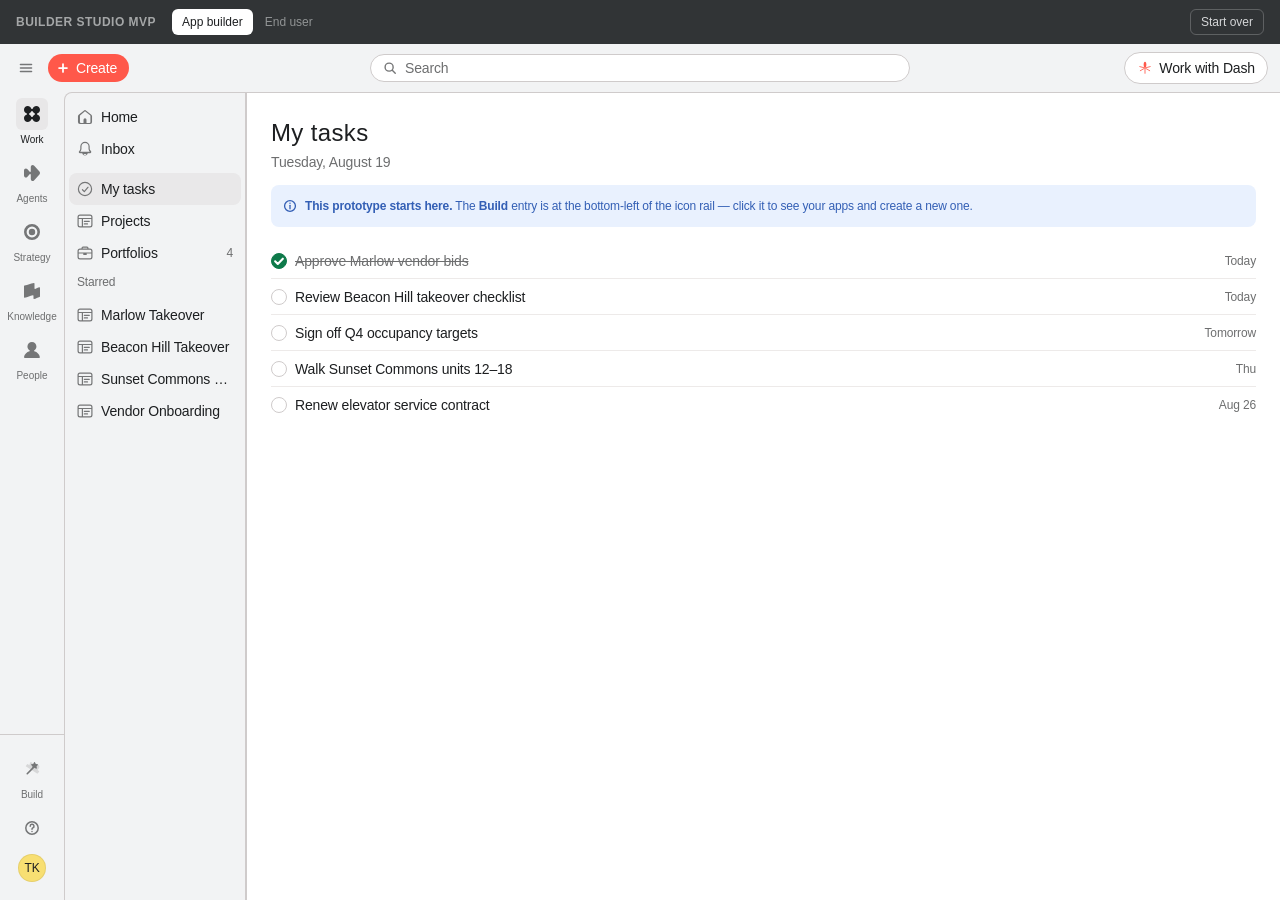
<file: app-builder.html>
<!doctype html>
<html lang="en">
<head>
  <meta charset="utf-8">
  <title>Builder Studio MVP</title>
  <link rel="stylesheet" href="falcon-tokens.css">
  <style>
    /* ═══════════════════════════════════════════════════════════════════
       APP BUILDER
       Flow: Build entry (rail, bottom-left) -> apps index -> name the app
             -> builder (Build | Settings) -> publish -> end-user app.

       The builder is STRUCTURAL, not conversational: there is no AI chat
       panel. The user composes a nav out of objects that already exist in
       the workspace. Sections are groups; objects are rows.

       Chrome + tokens lifted from builder-mvp.html so the two prototypes
       are visually the same product. Geometry off Figma frame 5:12893.
       ═══════════════════════════════════════════════════════════════════ */

    /* Column flex, not `.page { height: 100vh }`. The prototype nav is a
       sibling of .page, so a full-viewport .page made the document 44px
       taller than the window — and body's overflow:hidden clipped exactly
       that much off the bottom of every screen, silently. */
    body {
      display: flex; flex-direction: column;
      height: 100vh; overflow: hidden;
    }

    /* ══════════════════════════════════════════════════════════════════
       PROTOTYPE NAV — deliberately NOT Asana chrome, so nobody mistakes
       it for product UI in a review.
       ══════════════════════════════════════════════════════════════════ */
    .proto-nav {
      height: 44px; flex-shrink: 0;
      display: flex; align-items: center; gap: var(--spacing-16);
      padding: 0 var(--spacing-16);
      background: var(--inverse-background-strong);
      color: var(--inverse-text);
    }
    .proto-nav__brand {
      display: inline-flex; align-items: center; gap: var(--spacing-8);
      font-size: var(--type-s-size); letter-spacing: 0.04em;
      text-transform: uppercase; font-weight: 700;
      color: rgba(242,243,244,0.6); white-space: nowrap;
    }
    /* Step trail — shows where you are in the flow */
    .proto-steps { display: inline-flex; align-items: center; gap: 2px; }
    .proto-step {
      height: 26px; padding: 0 10px;
      display: inline-flex; align-items: center; gap: 6px;
      border: none; border-radius: 6px; background: none;
      color: rgba(242,243,244,0.5);
      font-family: inherit; font-size: var(--type-s-size);
      letter-spacing: 0; cursor: pointer; white-space: nowrap;
      transition: background 120ms ease, color 120ms ease;
    }
    .proto-step:hover:not(.proto-step--active) { background: rgba(255,255,255,0.12); color: #fff; }
    .proto-step--active { background: var(--background-weak); color: var(--text); font-weight: 500; }
    .proto-nav__reset {
      margin-left: auto;
      height: 26px; padding: 0 10px;
      background: none; border: 1px solid rgba(255,255,255,0.22);
      border-radius: 6px; color: rgba(242,243,244,0.85);
      font-family: inherit; font-size: var(--type-s-size);
      letter-spacing: 0; cursor: pointer; white-space: nowrap;
    }
    .proto-nav__reset:hover { background: rgba(255,255,255,0.12); color: #fff; }

    .page { display: flex; flex-direction: column; flex: 1; min-height: 0; overflow: hidden; }

    /* ── Asana shell ─────────────────────────────────────────────────── */
    .app {
      flex: 1; min-height: 0;
      display: grid; grid-template-rows: var(--topbar-height) 1fr;
      background: var(--background-medium);
      overflow: hidden;
    }
    .app__lower {
      display: grid;
      grid-template-columns: var(--rail-width) var(--sidebar-width) 1fr;
      min-height: 0;
    }
    /* Dash is a fourth column rather than an overlay, so opening it narrows
       the canvas the way the product does instead of covering it. */
    .app__lower--dsh { grid-template-columns: var(--rail-width) var(--sidebar-width) 1fr 360px; }

    .dsh-btn {
      display: inline-flex; align-items: center; gap: 6px;
      height: 32px; padding: 0 12px;
      border: 1px solid var(--border-strong); border-radius: 500px;
      background: var(--background-weak); color: var(--text);
      font-family: inherit; font-size: var(--type-m-size);
      letter-spacing: var(--type-m-track); cursor: pointer; white-space: nowrap;
    }
    .dsh-btn:hover { background: var(--background-hover); }
    .dsh-btn__mark, .dsh__mark { display: inline-flex; flex-shrink: 0; }
    .dsh-btn__mark svg { width: 16px; height: 16px; }
    .dsh__mark svg { width: 34px; height: 34px; }

    .dsh {
      display: none; flex-direction: column; min-height: 0;
      background: var(--background-weak);
      border-left: 1px solid var(--border);
    }
    .app__lower--dsh .dsh { display: flex; }
    .dsh__head {
      display: flex; align-items: center; gap: var(--spacing-8);
      height: 48px; padding: 0 var(--spacing-8) 0 var(--spacing-16);
      flex-shrink: 0; border-bottom: 1px solid var(--border);
    }
    .dsh__chat { font-size: var(--type-m-size); font-weight: 500; letter-spacing: var(--type-m-track); }
    .dsh__head-r { margin-left: auto; display: inline-flex; align-items: center; gap: 2px; }

    .dsh__body {
      flex: 1; min-height: 0; overflow-y: auto;
      display: flex; flex-direction: column; justify-content: flex-end;
      gap: var(--spacing-12); padding: var(--spacing-16);
    }
    .dsh__h {
      font-family: var(--font-display);
      font-size: var(--type-h3-size); line-height: var(--type-h3-line);
      letter-spacing: var(--type-h3-track); font-weight: 500; color: var(--text);
    }
    .dsh__p {
      font-size: var(--type-m-size); line-height: var(--type-m-line);
      letter-spacing: var(--type-m-track); color: var(--text-weak);
    }

    /* Conversation. The empty state is bottom-aligned like a chat; once
       there's a log it reads top-down. */
    .dsh__body--log { justify-content: flex-start; }
    .dsh-msg { font-size: var(--type-m-size); letter-spacing: var(--type-m-track); color: var(--text); }
    .dsh-msg p { line-height: var(--type-m-line); }
    .dsh-msg p + p, .dsh-msg ul + p { margin-top: var(--spacing-8); }
    .dsh-msg strong { font-weight: 500; }
    .dsh-msg--me {
      align-self: flex-end; max-width: 88%;
      padding: 8px var(--spacing-12); border-radius: 12px 12px 2px 12px;
      background: var(--background-strong); line-height: var(--type-m-line);
    }
    .dsh-msg--wait { color: var(--text-weak); }
    .dsh-msg--dash { line-height: var(--type-m-line); }
    .dsh-msg__who { display: flex; align-items: center; gap: 6px; margin-bottom: 6px; }
    .dsh-msg__who .avatar-24 svg { width: 12px; height: 12px; }
    .dsh-lbl {
      margin-top: var(--spacing-8); font-size: var(--type-s-size);
      color: var(--text-weak); letter-spacing: 0;
    }
    .dsh-ul { margin: 4px 0 0; padding-left: 18px; }
    .dsh-ul li { line-height: var(--type-m-line); margin-bottom: 2px; }
    /* An inline task mention, as the product renders one */
    .tk-token {
      display: inline-flex; align-items: center; gap: 4px;
      vertical-align: -3px; margin: 0 1px; padding: 1px 6px 1px 4px;
      border: none; border-radius: 4px; background: var(--background-strong);
      color: var(--text); font-family: inherit; font-size: inherit;
      letter-spacing: inherit; text-align: left; cursor: pointer;
    }
    .tk-token:hover { background: var(--background-active); }
    .tk-token--done { color: var(--text-weak); text-decoration: line-through; }
    /* Several pills in one field value. Scoped to its own wrapper — a
       gap on .cf__value would shift every other field in every pane. */
    .cf-pills { display: inline-flex; flex-wrap: wrap; align-items: center; gap: 4px 6px; }
    .tk-token svg { flex-shrink: 0; color: var(--icon); }

    /* Mark complete, as the product renders it: neutral until done, then
       green with the state named rather than the action. */
    .mk-done svg { width: 14px; height: 14px; }
    /* Two classes deep on purpose: .btn--secondary is defined later in
       this sheet, so a single-class rule here loses to it. */
    .btn.mk-done--on {
      background: #e4f5ec; border-color: #a8d9c0; color: #0e7a4a;
    }
    .btn.mk-done--on:hover { background: #d8efe2; }

    /* Page view — Asana Pages chrome plus a document column */
    .pgv-head {
      display: flex; align-items: center; gap: var(--spacing-8);
      height: 56px; padding: 0 var(--pf-inset);
      flex-shrink: 0; border-bottom: 1px solid var(--border);
    }
    .pgv-head__icon { display: inline-flex; color: var(--icon); }
    .pgv-head__icon svg { width: 16px; height: 16px; }
    .pgv-head__name {
      font-family: var(--font-display);
      font-size: var(--type-h3-size); line-height: var(--type-h3-line);
      letter-spacing: var(--type-h3-track); font-weight: 500; color: var(--text);
    }
    .pgv-head__r { margin-left: auto; display: inline-flex; align-items: center; gap: var(--spacing-8); }

    .pgv-toolbar {
      display: flex; align-items: center; gap: var(--spacing-8);
      height: 44px; padding: 0 var(--pf-inset);
      flex-shrink: 0; border-bottom: 1px solid var(--border);
    }
    .pgv-sep { width: 1px; height: 18px; background: var(--border); }
    .pgv-tool {
      font-size: var(--type-m-size); letter-spacing: var(--type-m-track);
      color: var(--text-weak); cursor: default;
    }
    .pgv-tool--b { font-weight: 600; }
    .pgv-tool--i { font-style: italic; }
    .pgv-tool--u { text-decoration: underline; }
    .pgv-saved { font-size: var(--type-s-size); color: var(--text-weak); letter-spacing: 0; }

    .pgv-doc {
      max-width: 720px; margin: 0 auto;
      padding: var(--spacing-24) var(--pf-inset) 64px;
    }
    .pgv-title {
      font-family: var(--font-display);
      font-size: var(--type-xl-size); line-height: var(--type-xl-line);
      letter-spacing: var(--type-xl-track); font-weight: 500; color: var(--text);
      margin-bottom: var(--spacing-16);
    }
    .pgv-h2 {
      font-family: var(--font-display);
      font-size: var(--type-h3-size); line-height: var(--type-h3-line);
      letter-spacing: var(--type-h3-track); font-weight: 500; color: var(--text);
      margin: var(--spacing-24) 0 var(--spacing-8);
    }
    .pgv-p, .pgv-ul li, .pgv-meta li {
      font-size: var(--type-m-size); line-height: var(--type-m-line);
      letter-spacing: var(--type-m-track); color: var(--text);
    }
    .pgv-ul, .pgv-meta { padding-left: 20px; }
    .pgv-ul li, .pgv-meta li { margin-bottom: 4px; }
    .pgv-meta li { list-style: disc; }
    .pgv-rule { height: 1px; background: var(--border); margin: var(--spacing-16) 0; }
    .pgv-inline { display: inline-flex; align-items: center; gap: 6px; vertical-align: -6px; }
    .pgv-inline .avatar-24 svg { width: 12px; height: 12px; }
    .pgv-tok {
      display: inline-flex; align-items: center; gap: 4px;
      vertical-align: -3px; margin-right: 6px; padding: 1px 6px 1px 4px;
      border-radius: 4px; background: var(--background-strong); color: var(--text);
    }
    .pgv-tok svg { width: 13px; height: 13px; flex-shrink: 0; color: var(--icon); }
    .pgv-tok--on {
      border: none; font-family: inherit; font-size: inherit;
      letter-spacing: inherit; text-align: left; cursor: pointer;
    }
    .pgv-tok--on:hover { background: var(--background-active); }

    .pfg tbody tr[data-role] { cursor: pointer; }

    /* Related roles, inside the property record */
    .rl-mini { width: 100%; border-collapse: separate; border-spacing: 0; }
    .rl-mini th {
      text-align: left; padding: 0 var(--spacing-8) 6px 0;
      border-bottom: 1px solid var(--border);
      font-size: var(--type-s-size); font-weight: 400;
      color: var(--text-weak); letter-spacing: 0; white-space: nowrap;
    }
    .rl-mini td {
      padding: 6px var(--spacing-8) 6px 0; border-bottom: 1px solid var(--border);
      font-size: var(--type-m-size); letter-spacing: var(--type-m-track); color: var(--text);
      vertical-align: middle;
    }
    .rl-mini tr:last-child td { border-bottom: none; }
    .rl-mini tr.is-vacant td { background: #fdf3ef; }
    .rl-mini__row { cursor: pointer; }
    .rl-mini__row:hover td { background: var(--background-hover); }
    .rl-mini__row.is-vacant:hover td { background: #f9e7de; }
    .rl-mini__row.is-open td { background: var(--background-active); }
    .rl-mini__foot {
      display: flex; align-items: center; gap: var(--spacing-8);
      padding-top: var(--spacing-8);
      font-size: var(--type-s-size); color: var(--text-weak); letter-spacing: 0;
    }
    .rl-mini__all {
      margin-left: auto; border: none; background: none; padding: 0;
      font-family: inherit; font-size: var(--type-s-size); letter-spacing: 0;
      color: var(--primary-background-strong); cursor: pointer;
    }
    .rl-mini__all:hover { text-decoration: underline; }

    /* Person cell — a name, or the dashed seat when nobody holds it */
    .rl-who { display: inline-flex; align-items: center; gap: 6px; }

    /* A comment waiting on a task row */
    .ptask__cmt {
      display: inline-flex; align-items: center; gap: 3px;
      font-size: var(--type-s-size); color: var(--text-weak); letter-spacing: 0;
    }
    .ptask__cmt svg { flex-shrink: 0; }

    /* A page the agent produced, attached to a task */
    .att {
      display: flex; align-items: center; gap: var(--spacing-8);
      padding: var(--spacing-8); border: 1px solid var(--border); border-radius: 6px;
      background: var(--background-weak);
    }
    .att__icon { display: inline-flex; flex-shrink: 0; color: var(--icon); }
    .att__icon svg { width: 16px; height: 16px; }
    .att__body { display: flex; flex-direction: column; min-width: 0; }
    .att__name {
      font-size: var(--type-m-size); letter-spacing: var(--type-m-track);
      font-weight: 500; color: var(--text);
    }
    .att__meta { font-size: var(--type-s-size); color: var(--text-weak); letter-spacing: 0; }
    /* The same card, sized to sit inside a comment */
    .att--sm { margin-top: 6px; padding: 6px var(--spacing-8); }
    .att--sm .att__name { font-size: var(--type-s-size); letter-spacing: 0; }
    .att--open { cursor: pointer; }
    .att--open:hover { background: var(--background-hover); border-color: var(--border-strong); }

    .dsh__composer {
      flex-shrink: 0; margin: 0 var(--spacing-16) var(--spacing-8);
      border: 1px solid var(--border-strong); border-radius: var(--spacing-8);
      background: var(--background-weak);
    }
    .dsh__input {
      display: block; width: 100%; box-sizing: border-box; resize: none;
      border: none; outline: none; background: none; font-family: inherit;
      padding: var(--spacing-12); color: var(--text);
      font-size: var(--type-m-size); letter-spacing: var(--type-m-track);
    }
    .dsh__input::placeholder { color: var(--text-disabled); }
    .dsh__composer-foot {
      display: flex; align-items: center; gap: var(--spacing-4);
      padding: 0 var(--spacing-8) var(--spacing-8);
    }
    /* A bare <button> keeps the browser's border and grey fill — this is
       the same reset .icon-btn does. The active state is a class rather
       than :has(:placeholder-shown), because the prompt is filled in
       programmatically and that selector doesn't reliably invalidate on a
       scripted value change. */
    .dsh__send {
      margin-left: auto; width: 28px; height: 28px; padding: 0; flex-shrink: 0;
      display: inline-flex; align-items: center; justify-content: center;
      border: none; border-radius: 6px; cursor: pointer;
      background: var(--background-strong); color: var(--icon);
      transition: background 120ms ease, color 120ms ease;
    }
    .dsh__send svg { width: 15px; height: 15px; }
    .dsh__send--on { background: var(--primary-background-strong); color: #fff; }
    .dsh__send--on:hover { filter: brightness(0.94); }
    .dsh__note {
      flex-shrink: 0; padding: 0 var(--spacing-16) var(--spacing-12);
      text-align: center; font-size: var(--type-s-size);
      color: var(--text-weak); letter-spacing: 0;
    }

    /* ── Topbar ──────────────────────────────────────────────────────── */
    .topbar {
      display: flex; align-items: center; gap: var(--spacing-8);
      padding: 0 var(--spacing-12);
      background: var(--background-medium);
    }
    .topbar__left  { flex: 1; display: flex; align-items: center; gap: var(--spacing-8); }
    .topbar__right { flex: 1; display: flex; align-items: center; justify-content: flex-end; gap: var(--spacing-4); }
    .create-btn {
      display: inline-flex; align-items: center; gap: 6px;
      height: 28px; padding: 0 12px 0 8px;
      background: var(--button-creation-background);
      color: var(--button-creation-icon);
      border: none; border-radius: 500px;
      font-family: inherit; font-size: var(--type-m-size);
      line-height: var(--type-m-line); letter-spacing: var(--type-m-track);
      font-weight: 500; cursor: pointer; transition: filter 120ms ease;
    }
    .create-btn:hover { filter: brightness(0.95); }
    .create-btn svg { width: 14px; height: 14px; }
    .search {
      width: 540px; flex-shrink: 0;
      display: flex; align-items: center; gap: var(--spacing-8);
      height: 28px; padding: 0 12px;
      background: var(--background-weak);
      border: 1px solid var(--border-strong);
      border-radius: 500px; color: var(--text-weak);
      font-size: var(--type-m-size); letter-spacing: var(--type-m-track);
    }
    .search svg { width: 14px; height: 14px; flex-shrink: 0; color: var(--icon); }

    /* ── Icon rail ───────────────────────────────────────────────────── */
    .rail {
      display: flex; flex-direction: column;
      justify-content: space-between; align-items: stretch;
      background: var(--background-medium); overflow: hidden;
    }
    .rail__modes { display: flex; flex-direction: column; gap: var(--spacing-4); }
    .rail__mode {
      display: flex; flex-direction: column; align-items: center; justify-content: center;
      gap: var(--spacing-4); padding: 6px var(--spacing-4) 2px;
      border-radius: 6px; cursor: pointer;
      background: none; border: none; width: 100%; font-family: inherit;
    }
    .rail__mode-icon {
      display: inline-flex; align-items: center; justify-content: center;
      padding: var(--spacing-8); border-radius: 6px;
      color: var(--icon); transition: background 120ms ease;
    }
    .rail__mode:hover .rail__mode-icon { background: var(--background-hover); }
    .rail__mode-label {
      font-family: var(--font-text);
      font-size: var(--type-rail-size); font-weight: 500;
      color: var(--text-weak); text-align: center; line-height: normal;
    }
    .rail__mode--active .rail__mode-icon { background: var(--background-active); color: var(--icon-active); }
    .rail__mode--active .rail__mode-label { color: var(--text); }

    .rail__actions {
      display: flex; flex-direction: column; align-items: center; justify-content: flex-end;
      gap: var(--spacing-12); padding: 10px 0 18px;
    }
    /* THE BUILD ENTRY — bottom-left corner of the navigation. Divider above
       separates it from the workspace modes: it is a tool, not a place. */
    .rail__build {
      width: 100%; padding-top: var(--spacing-12);
      border-top: 1px solid var(--border-strong);
      display: flex; justify-content: center;
    }
    .rail__mode--build .rail__mode-icon { color: var(--icon); }
    .rail__mode--build:hover .rail__mode-icon { background: var(--background-active); color: var(--icon-active); }
    /* Nudge — a soft pulse so reviewers find the entry point unaided */
    .rail__mode--nudge .rail__mode-icon {
      animation: buildPulse 2.4s ease-in-out infinite;
      box-shadow: 0 0 0 0 rgba(69,115,210,0.5);
    }
    @keyframes buildPulse {
      0%, 100% { box-shadow: 0 0 0 0 rgba(69,115,210,0.42); }
      50%      { box-shadow: 0 0 0 6px rgba(69,115,210,0); }
    }

    .avatar-28 {
      width: var(--sizing-28); height: var(--sizing-28); border-radius: 500px;
      display: inline-flex; align-items: center; justify-content: center;
      background: var(--cz-yellow-bg); color: var(--cz-yellow-fg);
      border: 1px solid var(--avatar-hairline);
      font-size: var(--type-s-size); line-height: var(--type-s-line);
      flex-shrink: 0;
    }

    /* ── Sidebar ─────────────────────────────────────────────────────── */
    .sidebar {
      position: relative;
      display: flex; flex-direction: column; align-items: stretch;
      padding: var(--spacing-4) 0;
      background: var(--background-medium);
      border: 1px solid var(--border-strong); border-bottom: none;
      border-top-left-radius: var(--spacing-8);
      overflow: hidden;
    }
    .sb__section {
      display: flex; align-items: flex-end;
      height: 30px; padding: 0 var(--spacing-12) var(--spacing-8);
      font-size: var(--type-s-size); line-height: var(--type-s-line);
      font-weight: 500; color: var(--text-weak);
    }
    .sb__group { display: flex; flex-direction: column; padding: 0 var(--spacing-4); }
    .sb__row {
      display: flex; align-items: center; gap: var(--spacing-8);
      height: 32px; padding: 1px var(--spacing-8);
      border-radius: var(--spacing-8); cursor: pointer; color: var(--text);
      font-size: var(--type-m-size); line-height: var(--type-m-line);
      letter-spacing: var(--type-m-track);
      transition: background 120ms ease;
    }
    .sb__row:hover { background: var(--background-hover); }
    .sb__row--active { background: var(--background-active); }
    .sb__row-label { flex: 1; min-width: 0; overflow: hidden; text-overflow: ellipsis; white-space: nowrap; }
    .sb__row-count { font-size: var(--type-s-size); color: var(--text-weak); }

    /* ── Icon boxes — real Asana glyphs are filled paths, often smaller
       than their nominal box. Wrapper holds the box; svg keeps its leaf. */
    .ico { display: inline-flex; align-items: center; justify-content: center; flex-shrink: 0; color: var(--icon); }
    .ico--16 { width: 16px; height: 16px; }
    .ico--14 { width: 14px; height: 14px; }
    .ico--12 { width: 12px; height: 12px; }
    .ico > svg { display: block; }
    /* Square-by-construction, so it takes its box on BOTH axes. Scoped to
       this one glyph — the real Figma icons carry their own leaf sizes and
       must not be forced square. */
    .ico--16 > .ico-folder { width: 16px; height: 16px; }
    .ico--12 > .ico-folder { width: 12px; height: 12px; }
    .pf-head__icon > .ico-folder { width: 13px; height: 13px; }
    /* App-identity icons are square on a 24 grid, so they take their box */
    .ico--16 > .ico-app { width: 16px; height: 16px; }
    .ico--12 > .ico-app { width: 12px; height: 12px; }

    /* ── Buttons ─────────────────────────────────────────────────────── */
    .btn {
      display: inline-flex; align-items: center; justify-content: center; gap: 6px;
      height: 32px; padding: 0 14px;
      border-radius: 6px; cursor: pointer; font-family: inherit;
      font-size: var(--type-m-size); line-height: var(--type-m-line);
      letter-spacing: var(--type-m-track); font-weight: 500;
      transition: background 120ms ease, filter 120ms ease;
      white-space: nowrap;
    }
    .btn > svg { width: 14px; height: 14px; }
    .btn--primary {
      background: var(--primary-background-strong); color: var(--primary-text-strong);
      border: 1px solid var(--primary-background-strong);
    }
    .btn--primary:hover { filter: brightness(0.94); }
    .btn--primary:disabled { background: var(--background-strong); border-color: var(--border-strong); color: var(--text-disabled); cursor: default; filter: none; }
    .btn--secondary {
      background: var(--button-background-secondary); color: var(--text);
      border: 1px solid var(--button-border-secondary);
    }
    .btn--secondary:hover { background: var(--background-medium); }
    .btn--subtle {
      background: none; border: 1px solid transparent; color: var(--text-weak);
    }
    .btn--subtle:hover { background: var(--background-hover); color: var(--text); }
    .btn--sm { height: 28px; padding: 0 10px; font-size: var(--type-s-size); letter-spacing: 0; }

    .icon-btn {
      width: var(--sizing-28); height: var(--sizing-28);
      display: inline-flex; align-items: center; justify-content: center;
      background: var(--button-background-subtle);
      border: 1px solid var(--button-border-subtle);
      border-radius: 6px; color: var(--icon); cursor: pointer;
      transition: background 120ms ease, color 120ms ease; flex-shrink: 0;
    }
    .icon-btn:hover { background: var(--background-hover); color: var(--icon-active); }
    .icon-btn > svg { width: 16px; height: 16px; }
    .icon-btn--sm { width: 20px; height: 20px; border-radius: 4px; }
    .icon-btn--sm > svg { width: 12px; height: 12px; }

    /* ── Canvas ──────────────────────────────────────────────────────── */
    /* Square top-left: the canvas butts directly against the sidebar's right
       edge, so a radius here curves away from that edge and leaves a notch.
       The sidebar keeps its radius — that corner is a genuine outer corner
       against the rail. */
    .canvas {
      display: flex; flex-direction: column; min-width: 0; min-height: 0;
      background: var(--background-weak);
      border-top: 1px solid var(--border-strong);
      border-left: 1px solid var(--border-strong);
      overflow: hidden; position: relative;
    }
    .cv__head {
      display: flex; flex-direction: column; justify-content: center; gap: 2px;
      padding: var(--spacing-24) var(--spacing-24) var(--spacing-12);
      flex-shrink: 0;
    }
    .cv__title-row { display: flex; align-items: center; gap: var(--spacing-8); }
    .cv__title {
      font-family: var(--font-display);
      font-size: var(--type-h3-size); line-height: var(--type-h3-line);
      letter-spacing: var(--type-h3-track); font-weight: 500; color: var(--text);
    }
    .cv__sub { font-size: var(--type-m-size); color: var(--text-weak); letter-spacing: var(--type-m-track); }
    .cv__head-actions { margin-left: auto; display: flex; align-items: center; gap: var(--spacing-8); }
    .cv__body { flex: 1; min-height: 0; overflow-y: auto; padding: 0 var(--spacing-24) var(--spacing-24); }

    /* Object-type squircle avatar, colored per type */
    .obj-av {
      width: var(--sizing-24); height: var(--sizing-24); flex-shrink: 0;
      border-radius: 6px;
      display: inline-flex; align-items: center; justify-content: center;
    }
    .obj-av--sm { width: 20px; height: 20px; border-radius: 5px; }
    .obj-av--lg { width: var(--sizing-36); height: var(--sizing-36); border-radius: 8px; }
    .obj-av svg { display: block; }

    /* ══════════════════════════════════════════════════════════════════
       APPS INDEX
       ══════════════════════════════════════════════════════════════════ */
    .apps-grid {
      display: grid; grid-template-columns: repeat(auto-fill, minmax(258px, 1fr));
      gap: var(--spacing-12);
    }
    .app-card {
      display: flex; flex-direction: column; gap: var(--spacing-8);
      padding: var(--spacing-16);
      border: 1px solid var(--border); border-radius: var(--spacing-8);
      background: var(--background-weak); cursor: pointer;
      transition: border-color 120ms ease, box-shadow 120ms ease;
    }
    .app-card { cursor: default; }
    .app-card[data-edit-app], .app-card[data-open-preset], .app-card--new { cursor: pointer; }
    .app-card:hover { border-color: var(--border-strong); box-shadow: var(--shadow-medium); }
    .app-card__top { display: flex; align-items: center; gap: var(--spacing-8); }
    .app-card__name { font-weight: 500; color: var(--text); }
    .app-card__meta { font-size: var(--type-s-size); color: var(--text-weak); }
    .app-card__foot { display: flex; align-items: center; gap: 6px; margin-top: var(--spacing-4); }
    .pill {
      display: inline-flex; align-items: center; gap: 4px;
      height: 20px; padding: 0 8px; border-radius: 500px;
      font-size: var(--type-s-size); letter-spacing: 0; white-space: nowrap;
    }
    .pill--new   { background: var(--cz-blue-bg);   color: var(--cz-blue-fg); }

    .app-card--new {
      align-items: center; justify-content: center; text-align: center;
      border-style: dashed; border-color: var(--border-strong);
      background: var(--background-weak); min-height: 128px; gap: var(--spacing-4);
    }
    .app-card--new:hover { border-color: var(--primary-background-strong); background: var(--selected-background); }
    .app-card--new .obj-av { background: var(--selected-background); color: var(--primary-background-strong); }
    .app-card--new__label { font-weight: 500; color: var(--text); }

    /* ══════════════════════════════════════════════════════════════════
       MODAL — name the app
       ══════════════════════════════════════════════════════════════════ */
    .scrim {
      position: fixed; inset: 0; z-index: 60;
      background: rgba(29,31,33,0.32);
      display: none; align-items: center; justify-content: center;
    }
    .scrim--on { display: flex; }
    .modal {
      width: 468px; background: var(--background-weak);
      border-radius: var(--spacing-12); box-shadow: var(--shadow-large);
      overflow: hidden;
    }
    .modal__head {
      display: flex; align-items: center; gap: var(--spacing-8);
      padding: var(--spacing-16) var(--spacing-24);
      border-bottom: 1px solid var(--border);
    }
    .modal__title {
      font-family: var(--font-display); font-size: var(--type-xl-size);
      line-height: var(--type-xl-line); letter-spacing: var(--type-xl-track);
      font-weight: 500;
    }
    .modal__body { padding: var(--spacing-24); display: flex; flex-direction: column; gap: var(--spacing-16); }
    .modal__foot {
      display: flex; align-items: center; justify-content: flex-end; gap: var(--spacing-8);
      padding: var(--spacing-12) var(--spacing-24); border-top: 1px solid var(--border);
      background: var(--background-weak);
    }
    .field { display: flex; flex-direction: column; gap: 6px; }
    .field__label { font-size: var(--type-s-size); font-weight: 500; color: var(--text); }
    .field__hint  { font-size: var(--type-s-size); color: var(--text-weak); }
    .input {
      height: 36px; padding: 0 12px;
      border: 1px solid var(--border-strong); border-radius: 6px;
      background: var(--background-weak); color: var(--text);
      font-family: inherit; font-size: var(--type-m-size);
      letter-spacing: var(--type-m-track); width: 100%;
    }
    .input:focus { outline: none; border-color: var(--selected-border); box-shadow: 0 0 0 2px var(--selected-background); }
    .input::placeholder { color: var(--text-disabled); }

    /* Icon + color picker */
    .swatches { display: flex; align-items: center; gap: 6px; flex-wrap: wrap; }
    .swatch {
      width: var(--sizing-28); height: var(--sizing-28); border-radius: 6px;
      border: 2px solid transparent; cursor: pointer; padding: 0;
      display: inline-flex; align-items: center; justify-content: center;
      transition: transform 100ms ease;
    }
    .swatch:hover { transform: scale(1.08); }
    .swatch--on { border-color: var(--text); }
    .glyphs { display: flex; align-items: center; gap: 6px; flex-wrap: wrap; }
    .glyph {
      width: var(--sizing-28); height: var(--sizing-28); border-radius: 6px;
      border: 1px solid var(--border-strong); background: var(--background-weak);
      cursor: pointer; color: var(--icon);
      display: inline-flex; align-items: center; justify-content: center;
    }
    .glyph:hover { background: var(--background-medium); }
    .glyph--on { border-color: var(--selected-border); background: var(--selected-background); color: var(--selected-text); }

    /* ══════════════════════════════════════════════════════════════════
       AI PROMPT SCREEN — full-bleed, no Asana chrome
       ══════════════════════════════════════════════════════════════════ */
    .ai {
      position: fixed; inset: 0; z-index: 55;
      background: var(--background-weak);
      display: none; flex-direction: column;
    }
    .ai--on { display: flex; }
    .ai__bar {
      height: 56px; flex-shrink: 0; display: flex; align-items: center;
      padding: 0 var(--spacing-16); border-bottom: 1px solid var(--border);
    }
    .ai__scroll { flex: 1; min-height: 0; overflow-y: auto; }
    .ai__col {
      max-width: 672px; margin: 0 auto;
      padding: 56px var(--spacing-24) 72px;
      display: flex; flex-direction: column; align-items: center;
    }
    .ai__mark {
      width: 64px; height: 64px; border-radius: 500px; flex-shrink: 0;
      display: inline-flex; align-items: center; justify-content: center;
      background: #ffecea; color: var(--button-creation-background);
    }
    .ai__mark svg { width: 26px; height: 26px; }
    .ai__title {
      margin-top: var(--spacing-24); text-align: center;
      font-family: var(--font-display);
      font-size: 28px; line-height: 36px; letter-spacing: 0.35px;
      font-weight: 600; color: var(--text);
    }

    .ai__composer {
      width: 100%; margin-top: var(--spacing-24);
      border: 1px solid var(--border-strong); border-radius: var(--spacing-12);
      background: var(--background-weak);
      transition: border-color 120ms ease, box-shadow 120ms ease;
    }
    .ai__composer:focus-within { border-color: var(--border-active); box-shadow: var(--shadow-medium); }
    .ai__input {
      width: 100%; border: none; outline: none; resize: none; background: none;
      padding: var(--spacing-16) var(--spacing-16) var(--spacing-8);
      font-family: inherit; font-size: var(--type-m-size);
      line-height: 22px; letter-spacing: var(--type-m-track); color: var(--text);
      min-height: 62px;
    }
    .ai__input::placeholder { color: var(--text-weak); }
    .ai__composer-foot {
      display: flex; align-items: center;
      padding: 0 var(--spacing-12) var(--spacing-12);
    }
    .ai__tools { display: inline-flex; align-items: center; gap: var(--spacing-4); }
    .ai__send {
      margin-left: auto;
      width: 32px; height: 32px; border-radius: 500px; border: none;
      background: var(--inverse-background-strong); color: #fff;
      display: inline-flex; align-items: center; justify-content: center;
      cursor: pointer; flex-shrink: 0; transition: filter 120ms ease;
    }
    .ai__send svg { width: 16px; height: 16px; }
    .ai__send:hover { filter: brightness(1.35); }

    .ai__hint {
      margin-top: var(--spacing-12); text-align: center; max-width: 620px;
      font-size: var(--type-m-size); line-height: var(--type-m-line);
      letter-spacing: var(--type-m-track); color: var(--text-weak);
    }
    .ai__or {
      width: 100%; margin: var(--spacing-24) 0 var(--spacing-16);
      display: flex; align-items: center; gap: var(--spacing-12);
      color: var(--text-weak); font-size: var(--type-s-size); letter-spacing: 0.06em;
    }
    .ai__or::before, .ai__or::after { content: ''; flex: 1; height: 1px; background: var(--border); }

    .ai__featured { width: 100%; margin-top: 56px; }
    .ai__featured-label {
      font-size: var(--type-m-size); font-weight: 500; color: var(--text);
      letter-spacing: var(--type-m-track); margin-bottom: var(--spacing-12);
    }
    .ai__cards { display: grid; grid-template-columns: repeat(3, minmax(0, 1fr)); gap: var(--spacing-12); }
    @media (max-width: 700px) { .ai__cards { grid-template-columns: minmax(0, 1fr); } }
    .ai-card {
      display: flex; flex-direction: column; align-items: center; text-align: center;
      gap: var(--spacing-8); padding: var(--spacing-24) var(--spacing-16);
      border: 1px solid var(--border); border-radius: var(--spacing-12);
      background: var(--background-weak); cursor: pointer;
      transition: border-color 120ms ease, box-shadow 120ms ease;
    }
    .ai-card:hover { border-color: var(--border-strong); box-shadow: var(--shadow-medium); }
    .ai-card__icon {
      width: 44px; height: 44px; border-radius: 500px; flex-shrink: 0;
      display: inline-flex; align-items: center; justify-content: center;
    }
    .ai-card__icon svg { width: 20px; height: 20px; }
    .ai-card__title { font-size: var(--type-m-size); font-weight: 500; color: var(--text); letter-spacing: var(--type-m-track); }
    .ai-card__desc { font-size: var(--type-s-size); line-height: 18px; color: var(--text-weak); }

    /* Generating overlay */
    .ai__working {
      position: absolute; inset: 0; z-index: 5;
      background: rgba(255, 255, 255, 0.92);
      display: none; flex-direction: column; align-items: center; justify-content: center;
      gap: var(--spacing-16);
    }
    .ai__working--on { display: flex; }
    .ai__spinner {
      width: 26px; height: 26px; border-radius: 500px;
      border: 2.5px solid var(--border-strong);
      border-top-color: var(--button-creation-background);
      animation: aiSpin 700ms linear infinite;
    }
    @keyframes aiSpin { to { transform: rotate(360deg); } }
    .ai__working-text {
      font-size: var(--type-m-size); letter-spacing: var(--type-m-track); color: var(--text-weak);
    }

    /* ══════════════════════════════════════════════════════════════════
       BUILDER — full-screen overlay. Build | Settings.
       ══════════════════════════════════════════════════════════════════ */
    .builder {
      position: fixed; inset: 0; z-index: 50;
      background: var(--background-medium);
      display: none; flex-direction: column;
    }
    .builder--on { display: flex; }
    /* White header, 56px — matches .builder__head in builder-mvp */
    .bld__topbar {
      position: relative;
      height: 56px; flex-shrink: 0;
      display: flex; align-items: center; gap: var(--spacing-12);
      padding: 0 var(--spacing-16);
      background: var(--background-weak);
      border-bottom: 1px solid var(--border);
    }
    .bld__id { display: flex; align-items: center; gap: var(--spacing-8); min-width: 0; }
    .bld__name {
      font-weight: 500; color: var(--text); white-space: nowrap;
      overflow: hidden; text-overflow: ellipsis; max-width: 260px;
    }
    .bld__badge {
      font-size: var(--type-s-size); letter-spacing: 0;
      color: var(--text-weak); padding: 0 6px; height: 18px;
      display: inline-flex; align-items: center;
      background: var(--background-strong); border-radius: 4px;
    }
    /* Build | Settings segmented control, centred.
       Lifted verbatim from builder-mvp's .segmented so the two prototypes
       share one component rather than two lookalikes. No leading icons. */
    .segmented {
      position: absolute; left: 50%; transform: translateX(-50%);
      display: inline-flex; gap: 2px; padding: 2px;
      background: var(--background-medium); border-radius: 6px;
    }
    .segmented__btn {
      height: 24px; padding: 0 var(--spacing-12);
      border: none; background: none; border-radius: 5px;
      font-family: inherit; font-size: var(--type-s-size);
      letter-spacing: 0; color: var(--text-weak); cursor: pointer;
    }
    .segmented__btn:hover { color: var(--text); }
    .segmented__btn--active {
      background: var(--background-weak); color: var(--text);
      font-weight: 500; box-shadow: var(--shadow-medium);
    }
    .bld__actions { margin-left: auto; display: flex; align-items: center; gap: var(--spacing-8); }

    /* ── Dotted canvas backdrop ───────────────────────────────────────
       The grey working surface behind the preview frame and the settings
       cards, matching the builder canvas in Figma. `circle at 1px 1px`
       pins each dot to the tile origin so it stays crisp instead of
       anti-aliasing into a smudge. */
    .dotgrid {
      --dot-color: rgba(0, 0, 0, 0.11);
      --dot-gap: 16px;
      background-color: var(--background-medium);
      background-image: radial-gradient(circle at 1px 1px, var(--dot-color) 1px, transparent 0);
      background-size: var(--dot-gap) var(--dot-gap);
    }

    /* ── AI chat surface on the Build tab ─────────────────────────────
       A flex sibling of the stage, so opening it narrows the preview
       rather than covering it. */
    .bai {
      position: relative;
      width: 348px; flex-shrink: 0;
      display: none; flex-direction: column;
      background: var(--background-weak);
      border-left: 1px solid var(--border);
    }
    .builder--ai .bai { display: flex; }
    /* Absolute rather than its own header row, so the Asana mark keeps its
       position instead of being pushed down by a bar holding one button.
       Living inside the panel means the Build pane's visibility governs it,
       so no separate tab scoping is needed. */
    .bai__x { position: absolute; top: var(--spacing-12); right: var(--spacing-12); z-index: 2; }

    /* Trigger and panel swap: only one is ever available.
       Floating rectangle — white fill, hairline border, soft lift. */
    .bai-open {
      margin-left: var(--spacing-8);
      width: 32px; height: 32px; padding: 0; flex-shrink: 0;
      background: var(--background-weak);
      border: 1px solid var(--border-strong);
      border-radius: var(--spacing-8);
      box-shadow: var(--shadow-medium);
      cursor: pointer;
      display: inline-flex; align-items: center; justify-content: center;
      transition: box-shadow 120ms ease, border-color 120ms ease;
    }
    .bai-open:hover { border-color: var(--border-active); box-shadow: var(--shadow-large); }
    .bai-open svg { width: 18px; height: 18px; }
    .builder--ai .bai-open { display: none; }

    .bai__body {
      flex: 1; min-height: 0; overflow-y: auto;
      padding: var(--spacing-24);
      display: flex; flex-direction: column; align-items: flex-start;
    }
    .bai__mark { display: inline-flex; }
    .bai__mark svg { width: 26px; height: 26px; }
    .bai__title {
      margin-top: var(--spacing-16);
      font-family: var(--font-display);
      font-size: var(--type-xl-size); line-height: var(--type-xl-line);
      letter-spacing: var(--type-xl-track); font-weight: 500; color: var(--text);
    }
    .bai__chips {
      margin-top: var(--spacing-16);
      display: flex; flex-direction: column; align-items: flex-start; gap: var(--spacing-8);
    }
    .bai-chip {
      padding: 7px var(--spacing-12);
      border: 1px solid var(--border-strong); border-radius: 500px;
      background: var(--background-weak); cursor: pointer;
      font-family: inherit; font-size: var(--type-m-size);
      letter-spacing: var(--type-m-track); color: var(--text); text-align: left;
      transition: background 120ms ease, border-color 120ms ease;
    }
    .bai-chip:hover { background: var(--background-medium); border-color: var(--border-active); }

    .bai__log { width: 100%; display: flex; flex-direction: column; gap: var(--spacing-12); }
    .bai__log:not(:empty) { margin-top: var(--spacing-24); }
    .bai__you {
      align-self: flex-end; max-width: 88%;
      padding: var(--spacing-8) var(--spacing-12);
      border-radius: var(--spacing-12) var(--spacing-12) 4px var(--spacing-12);
      background: var(--background-strong); color: var(--text);
      font-size: var(--type-m-size); line-height: var(--type-m-line);
      letter-spacing: var(--type-m-track);
    }
    .bai__ai {
      font-size: var(--type-m-size); line-height: var(--type-m-line);
      letter-spacing: var(--type-m-track); color: var(--text-weak);
    }
    .bai__ai strong { color: var(--text); font-weight: 500; }

    /* Slash palette, anchored above the composer */
    .bai__cmd {
      position: absolute; bottom: 100%; left: 0; right: 0;
      margin-bottom: var(--spacing-8);
      background: var(--background-weak);
      border: 1px solid var(--border-strong);
      border-radius: var(--spacing-12);
      box-shadow: var(--shadow-large);
      display: none; flex-direction: column; overflow: hidden;
      max-height: 340px; z-index: 4;
    }
    .bai__cmd--on { display: flex; }
    .bai__cmd-head {
      display: flex; align-items: center; gap: var(--spacing-8);
      padding: var(--spacing-8) var(--spacing-12);
      border-bottom: 1px solid var(--border); flex-shrink: 0;
    }
    .bai__cmd-slash {
      width: 22px; height: 22px; border-radius: 6px; flex-shrink: 0;
      display: inline-flex; align-items: center; justify-content: center;
      background: var(--selected-background); color: var(--selected-text);
      font-size: var(--type-s-size); font-weight: 600;
    }
    .bai__cmd-title { font-size: var(--type-m-size); font-weight: 500; color: var(--text); }
    .bai__cmd-hint {
      margin-left: auto; font-size: var(--type-s-size);
      color: var(--text-weak); letter-spacing: 0; white-space: nowrap;
    }
    .bai__cmd-list { overflow-y: auto; padding: var(--spacing-4); }
    .bai__cmd-group {
      padding: var(--spacing-8) var(--spacing-8) var(--spacing-4);
      font-size: var(--type-s-size); font-weight: 500; color: var(--text-weak);
      letter-spacing: 0.06em; text-transform: uppercase;
    }
    .bai__cmd-item {
      display: flex; align-items: center; gap: 10px;
      padding: var(--spacing-8); border-radius: var(--spacing-8); cursor: pointer;
    }
    .bai__cmd-item--on { background: var(--selected-background); }
    .bai__cmd-icon {
      width: 32px; height: 32px; border-radius: var(--spacing-8); flex-shrink: 0;
      display: inline-flex; align-items: center; justify-content: center;
      background: var(--background-strong); color: var(--icon);
    }
    .bai__cmd-body { min-width: 0; }
    .bai__cmd-name { font-size: var(--type-m-size); color: var(--text); letter-spacing: var(--type-m-track); }
    .bai__cmd-desc { font-size: var(--type-s-size); color: var(--text-weak); letter-spacing: 0; }
    .bai__cmd-empty { padding: var(--spacing-16) var(--spacing-12); font-size: var(--type-s-size); color: var(--text-weak); text-align: center; }

    /* Renamed-things list in a reply */
    .bai__list { margin: 6px 0 0; padding-left: 18px; display: flex; flex-direction: column; gap: 2px; }
    .bai__list li { font-size: var(--type-m-size); letter-spacing: var(--type-m-track); }

    .bai__composer {
      position: relative;
      flex-shrink: 0; margin: 0 var(--spacing-16) var(--spacing-16);
      border: 1px solid var(--border-strong); border-radius: var(--spacing-12);
      background: var(--background-weak);
    }
    .bai__composer:focus-within { border-color: var(--border-active); }
    .bai__input {
      width: 100%; border: none; outline: none; resize: none; background: none;
      padding: var(--spacing-12) var(--spacing-12) var(--spacing-4);
      font-family: inherit; font-size: var(--type-m-size);
      line-height: var(--type-m-line); letter-spacing: var(--type-m-track); color: var(--text);
    }
    .bai__input::placeholder { color: var(--text-weak); }
    .bai__composer-foot {
      display: flex; align-items: center;
      padding: 0 var(--spacing-8) var(--spacing-8);
    }
    .bai__send {
      margin-left: auto;
      width: 26px; height: 26px; border-radius: 500px; border: none;
      background: none; color: var(--icon);
      display: inline-flex; align-items: center; justify-content: center; cursor: pointer;
    }
    .bai__send svg { width: 15px; height: 15px; }
    .bai__send:hover { background: var(--background-hover); color: var(--icon-active); }

    @media (max-width: 1120px) { .bai { width: 300px; } }

    .bld__panes { flex: 1; min-height: 0; position: relative; }
    .bld__pane { position: absolute; inset: 0; display: none; }
    .bld__pane--on { display: flex; }

    /* Build pane = a live preview of the app shell the user is composing */
    .bld__stage {
      flex: 1; min-width: 0; min-height: 0;
      padding: var(--spacing-24);
      display: flex; flex-direction: column; gap: var(--spacing-12);
      overflow: hidden;
    }
    .bld__stage-bar {
      display: flex; align-items: center; gap: var(--spacing-8);
      flex-shrink: 0;
    }
    .bld__stage-label { font-size: var(--type-s-size); font-weight: 500; color: var(--text-weak); }
    .bld__stage-hint { font-size: var(--type-s-size); color: var(--text-weak); margin-left: auto; }

    /* The framed preview — a real Asana shell, scaled to fit the stage */
    .preview {
      flex: 1; min-height: 0;
      display: grid; grid-template-rows: var(--topbar-height) 1fr;
      background: var(--background-medium);
      border: 1px solid var(--border-strong);
      border-radius: var(--spacing-12);
      overflow: hidden;
      box-shadow: var(--shadow-large);
    }
    .preview__lower {
      display: grid; grid-template-columns: var(--rail-width) 208px 1fr;
      min-height: 0;
    }
    /* Inside the preview the composed sidebar is editable */
    .preview .sidebar { border-top-left-radius: var(--spacing-8); }

    /* ── Editable sections in the preview sidebar ────────────────────── */
    .sec { display: flex; flex-direction: column; }
    .sec__head {
      display: flex; align-items: center; gap: 4px;
      height: 28px; padding: 0 var(--spacing-8) 0 var(--spacing-12);
      margin-top: var(--spacing-8);
    }
    .sec__name {
      flex: 1; min-width: 0;
      font-size: var(--type-s-size); line-height: var(--type-s-line);
      font-weight: 500; color: var(--text-weak);
      border: 1px solid transparent; border-radius: 4px;
      background: none; font-family: inherit; padding: 0 2px;
      letter-spacing: 0;
      overflow: hidden; text-overflow: ellipsis; white-space: nowrap;
    }
    .sec__name:hover { border-color: var(--border-strong); }
    .sec__name:focus { outline: none; border-color: var(--selected-border); background: var(--background-weak); color: var(--text); }
    .sec__tools { display: flex; align-items: center; gap: 2px; opacity: 0; transition: opacity 120ms ease; }
    .sec:hover .sec__tools { opacity: 1; }
    .sec__items { display: flex; flex-direction: column; padding: 0 var(--spacing-4); gap: 1px; }

    .sec__item {
      display: flex; align-items: center; gap: 6px;
      height: 30px; padding: 0 6px; border-radius: 6px;
      font-size: var(--type-m-size); letter-spacing: var(--type-m-track);
      color: var(--text); cursor: grab; position: relative;
    }
    .sec__item:hover { background: var(--background-hover); }
    .sec__item--sel { background: var(--background-active); }
    .sec__item-label { flex: 1; min-width: 0; overflow: hidden; text-overflow: ellipsis; white-space: nowrap; }
    .sec__item-x { opacity: 0; }
    .sec__item:hover .sec__item-x { opacity: 1; }
    .sec__item--drag { opacity: 0.4; }
    .sec__item--over { box-shadow: inset 0 2px 0 0 var(--primary-background-strong); }

    /* Section reordering. The grip is the drag source so the name input stays
       clickable; the drop cue is a line on the target's TOP edge, matching
       the insert-before behaviour in the drop handler. */
    .sec__grip { cursor: grab; }
    .sec__grip:active { cursor: grabbing; }
    .sec--drag { opacity: 0.4; }
    .sec--over { box-shadow: inset 0 2px 0 0 var(--primary-background-strong); }

    /* Add-object row inside a section */
    .sec__add {
      display: flex; align-items: center; gap: 6px;
      height: 28px; margin: 1px var(--spacing-4) 0;
      padding: 0 6px; border-radius: 6px;
      border: none; background: none; cursor: pointer;
      font-family: inherit; font-size: var(--type-s-size);
      letter-spacing: 0; color: var(--text-weak); width: calc(100% - var(--spacing-8));
    }
    .sec__add:hover { background: var(--background-hover); color: var(--text); }
    .sec__add svg { width: 12px; height: 12px; }

    /* Add-section button, pinned under the list */
    .sb__addsection {
      display: flex; align-items: center; gap: 6px;
      height: 32px; margin: var(--spacing-8) var(--spacing-8) 0;
      padding: 0 var(--spacing-8); border-radius: 6px;
      border: 1px dashed var(--border-strong); background: none;
      cursor: pointer; font-family: inherit;
      font-size: var(--type-m-size); letter-spacing: var(--type-m-track);
      color: var(--text-weak); width: calc(100% - var(--spacing-16));
    }
    .sb__addsection:hover { border-color: var(--primary-background-strong); color: var(--selected-text); background: var(--selected-background); }
    .sb__addsection svg { width: 12px; height: 12px; }

    /* Blank-state coach mark in the preview sidebar */
    .sb__blank {
      margin: var(--spacing-8); padding: var(--spacing-12);
      border-radius: var(--spacing-8);
      background: var(--background-weak);
      border: 1px solid var(--border);
      font-size: var(--type-s-size); color: var(--text-weak); line-height: 16px;
    }
    .sb__blank strong { color: var(--text); font-weight: 500; }

    /* ══════════════════════════════════════════════════════════════════
       TYPEAHEAD — pick an existing object
       ══════════════════════════════════════════════════════════════════ */
    .ta {
      position: fixed; z-index: 70; width: 328px;
      background: var(--background-weak);
      border: 1px solid var(--border-strong);
      border-radius: var(--spacing-8);
      box-shadow: var(--shadow-large);
      display: none; flex-direction: column;
      /* visible, not hidden: the Create-new submenu opens outside these
         bounds. The list clips itself via its own overflow-y. */
      overflow: visible;
    }
    .ta--on { display: flex; }
    .ta__inputwrap {
      display: flex; align-items: center; gap: var(--spacing-8);
      padding: var(--spacing-8) var(--spacing-12);
      border-bottom: 1px solid var(--border);
    }
    .ta__inputwrap svg { width: 14px; height: 14px; color: var(--icon); flex-shrink: 0; }
    .ta__input {
      flex: 1; border: none; outline: none; background: none;
      font-family: inherit; font-size: var(--type-m-size);
      letter-spacing: var(--type-m-track); color: var(--text);
    }
    .ta__input::placeholder { color: var(--text-disabled); }
    .ta__list { max-height: 296px; overflow-y: auto; padding: var(--spacing-4); }
    .ta__group {
      padding: var(--spacing-8) var(--spacing-8) var(--spacing-4);
      font-size: var(--type-s-size); font-weight: 500; color: var(--text-weak);
      letter-spacing: 0;
    }
    .ta__opt {
      display: flex; align-items: center; gap: var(--spacing-8);
      padding: 6px var(--spacing-8); border-radius: 6px; cursor: pointer;
      font-size: var(--type-m-size); letter-spacing: var(--type-m-track);
    }
    .ta__opt:hover, .ta__opt--cursor { background: var(--background-hover); }
    .ta__opt--cursor { background: var(--selected-background); }
    .ta__opt-body { flex: 1; min-width: 0; }
    .ta__opt-name { color: var(--text); overflow: hidden; text-overflow: ellipsis; white-space: nowrap; }
    .ta__opt-meta { font-size: var(--type-s-size); color: var(--text-weak); letter-spacing: 0; }
    .ta__opt-added { font-size: var(--type-s-size); color: var(--text-disabled); letter-spacing: 0; }
    .ta__opt--dis { opacity: 0.5; cursor: default; }
    .ta__opt--dis:hover { background: none; }
    .ta__empty { padding: var(--spacing-16) var(--spacing-12); font-size: var(--type-s-size); color: var(--text-weak); text-align: center; }
    /* Padding lives on the row, not here, so the whole row is hoverable
       right up to the popover's inner edge. */
    .ta__foot {
      display: block; padding: var(--spacing-4);
      border-top: 1px solid var(--border);
    }
    .ta__cta-wrap { display: block; }

    /* Full-width menu row: plus and label left, chevron pushed to the right
       edge. Inert, so the cursor stays default. */
    .ta__cta {
      position: relative;
      display: flex; align-items: center; gap: 6px;
      width: 100%; padding: 7px var(--spacing-8);
      border-radius: 6px;
      color: var(--primary-background-strong);
      font-size: var(--type-m-size); letter-spacing: var(--type-m-track);
      font-weight: 500; cursor: default;
    }
    .ta__cta:hover { background: var(--selected-background); }
    .ta__cta > svg { width: 12px; height: 12px; flex-shrink: 0; }
    .ta__cta-caret { margin-left: auto; opacity: 0.8; }

    /* Nested menu, opening to the right on hover. Inert for now — no
       handler, and cursor stays default so it doesn't promise a click. */
    .ta__sub {
      position: absolute; bottom: -1px; left: calc(100% + 10px);
      min-width: 194px;
      background: var(--background-weak);
      border: 1px solid var(--border-strong);
      border-radius: var(--spacing-8);
      box-shadow: var(--shadow-large);
      padding: var(--spacing-4);
      display: none; flex-direction: column;
      z-index: 80;
    }
    /* Driven by JS with a close delay rather than :hover. A CSS bridge only
       covers the row's vertical band, but this submenu is ~250px tall and
       opens upward, so reaching its top item leaves the bridge and the menu
       vanishes mid-move. A grace period forgives the whole diagonal. */
    .ta__sub--on { display: flex; }
    .ta__sub-item {
      display: flex; align-items: center; gap: var(--spacing-8);
      padding: 6px var(--spacing-8); border-radius: 6px;
      font-size: var(--type-m-size); line-height: var(--type-m-line);
      letter-spacing: var(--type-m-track); color: var(--text);
      cursor: default; white-space: nowrap;
    }
    .ta__sub-item:hover { background: var(--background-hover); }
    /* Only the wired one gets a pointer; the rest stay inert-looking. */
    .ta__sub-item--live { cursor: pointer; }

    /* Highlighted match inside typeahead */
    .hl { background: var(--cz-yellow-bg); color: var(--cz-yellow-fg); border-radius: 2px; }

    /* ══════════════════════════════════════════════════════════════════
       SETTINGS PANE — access control
       ══════════════════════════════════════════════════════════════════ */
    .set {
      flex: 1; min-height: 0; overflow-y: auto;
      display: flex; justify-content: center;
      padding: var(--spacing-24);
    }
    .set__col { width: 100%; max-width: 720px; display: flex; flex-direction: column; gap: var(--spacing-24); }
    .set__card {
      background: var(--background-weak);
      border: 1px solid var(--border); border-radius: var(--spacing-12);
      overflow: hidden;
    }
    .set__cardhead {
      padding: var(--spacing-16) var(--spacing-16) var(--spacing-12);
      border-bottom: 1px solid var(--border);
    }
    .set__cardtitle { font-weight: 500; color: var(--text); }
    .set__cardsub { font-size: var(--type-s-size); color: var(--text-weak); margin-top: 2px; }

    .acc-row {
      display: flex; align-items: center; gap: var(--spacing-12);
      padding: var(--spacing-12) var(--spacing-16);
      border-bottom: 1px solid var(--border);
    }
    .acc-row:last-child { border-bottom: none; }
    .acc-row__body { flex: 1; min-width: 0; }
    .acc-row__name { color: var(--text); }
    .acc-row__meta { font-size: var(--type-s-size); color: var(--text-weak); }
    .avatar {
      width: var(--sizing-28); height: var(--sizing-28); border-radius: 500px;
      display: inline-flex; align-items: center; justify-content: center;
      font-size: var(--type-s-size); flex-shrink: 0;
      border: 1px solid var(--avatar-hairline);
    }
    .select {
      height: 28px; padding: 0 24px 0 8px;
      border: 1px solid var(--border-strong); border-radius: 6px;
      background: var(--background-weak) ; color: var(--text);
      font-family: inherit; font-size: var(--type-s-size); letter-spacing: 0;
      cursor: pointer; appearance: none;
      background-image: url("data:image/svg+xml;utf8,<svg xmlns='http://www.w3.org/2000/svg' width='10' height='10' viewBox='0 0 10 10'><path d='M2 4l3 3 3-3' fill='none' stroke='%23757677' stroke-width='1.4' stroke-linecap='round'/></svg>");
      background-repeat: no-repeat; background-position: right 7px center;
    }
    /* Radio-ish general access options */
    .opt-row {
      display: flex; align-items: flex-start; gap: var(--spacing-12);
      padding: var(--spacing-12) var(--spacing-16);
      border-bottom: 1px solid var(--border); cursor: pointer;
    }
    .opt-row:last-child { border-bottom: none; }
    .opt-row:hover { background: var(--background-hover); }
    .radio {
      width: 16px; height: 16px; border-radius: 500px; flex-shrink: 0;
      border: 1.5px solid var(--border-active); margin-top: 3px;
      display: inline-flex; align-items: center; justify-content: center;
    }
    .opt-row--on .radio { border-color: var(--primary-background-strong); }
    .opt-row--on .radio::after {
      content: ''; width: 8px; height: 8px; border-radius: 500px;
      background: var(--primary-background-strong);
    }
    .opt-row__title { color: var(--text); }
    .opt-row__sub { font-size: var(--type-s-size); color: var(--text-weak); margin-top: 1px; }

    .banner {
      display: flex; align-items: flex-start; gap: var(--spacing-8);
      padding: var(--spacing-12); border-radius: var(--spacing-8);
      background: var(--selected-background); color: var(--selected-text);
      font-size: var(--type-s-size); line-height: 18px;
    }
    .banner svg { width: 14px; height: 14px; flex-shrink: 0; margin-top: 2px; }

    /* ══════════════════════════════════════════════════════════════════
       CONTENT RENDERERS — what an object looks like once opened
       ══════════════════════════════════════════════════════════════════ */
    .empty {
      flex: 1; display: flex; flex-direction: column;
      align-items: center; justify-content: center; gap: var(--spacing-8);
      padding: var(--spacing-24); text-align: center; color: var(--text-weak);
    }
    .empty__art {
      width: 56px; height: 56px; border-radius: var(--spacing-12);
      background: var(--background-strong); color: var(--icon);
      display: inline-flex; align-items: center; justify-content: center;
      margin-bottom: var(--spacing-4);
    }
    .empty__art svg { width: 24px; height: 24px; }
    .empty__title { font-weight: 500; color: var(--text); font-size: var(--type-m-size); }
    .empty__sub { font-size: var(--type-s-size); max-width: 320px; line-height: 18px; }

    .tabs { display: flex; align-items: center; gap: var(--spacing-4); padding: 0 var(--spacing-24); border-bottom: 1px solid var(--border); flex-shrink: 0; }
    .tab {
      height: 36px; padding: 0 var(--spacing-8); border: none; background: none;
      color: var(--text-weak); cursor: pointer; font-family: inherit;
      font-size: var(--type-m-size); letter-spacing: var(--type-m-track);
      position: relative;
    }
    .tab--on { color: var(--text); font-weight: 500; }
    .tab--on::after {
      content: ''; position: absolute; left: var(--spacing-8); right: var(--spacing-8);
      bottom: -1px; height: 2px; background: var(--text); border-radius: 2px;
    }


    .metrics { display: grid; grid-template-columns: repeat(auto-fit, minmax(168px, 1fr)); gap: var(--spacing-12); }
    .metric {
      padding: var(--spacing-16); border: 1px solid var(--border);
      border-radius: var(--spacing-8); background: var(--background-weak);
      display: flex; flex-direction: column; gap: 2px;
    }
    .metric__label { font-size: var(--type-s-size); color: var(--text-weak); text-transform: uppercase; letter-spacing: 0.04em; }
    .metric__value {
      font-family: var(--font-display); font-size: var(--type-h3-size);
      line-height: var(--type-h3-line); letter-spacing: var(--type-h3-track); font-weight: 500;
    }
    .metric__delta { font-size: var(--type-s-size); color: var(--text-weak); }
    .up   { color: #0e7a4a; }
    .down { color: #b4382e; }

    .tasklist { display: flex; flex-direction: column; }
    .task {
      display: flex; align-items: center; gap: var(--spacing-8);
      height: var(--row-height); border-bottom: 1px solid var(--border);
      font-size: var(--type-m-size); letter-spacing: var(--type-m-track);
    }
    .task:last-child { border-bottom: none; }
    .check {
      width: 16px; height: 16px; border-radius: 500px; flex-shrink: 0;
      border: 1.5px solid var(--border-strong);
      display: inline-flex; align-items: center; justify-content: center;
      cursor: pointer; color: transparent;
    }
    .task--done .check { background: #0e7a4a; border-color: #0e7a4a; color: #fff; }
    .task--done .task__name { color: var(--text-weak); text-decoration: line-through; }
    .task__name { flex: 1; min-width: 0; overflow: hidden; text-overflow: ellipsis; white-space: nowrap; }
    .task__meta {
      display: inline-flex; align-items: center; gap: 6px;
      font-size: var(--type-s-size); color: var(--text-weak);
    }
    /* An accepted draft keeps the AI teammate's identity, as in .mt-draft__row */
    .task__meta .avatar-24 svg { width: 12px; height: 12px; }

    .doc { max-width: 680px; display: flex; flex-direction: column; gap: var(--spacing-12); }
    .doc h4 { font-size: var(--type-m-size); font-weight: 500; }
    .doc p  { font-size: var(--type-m-size); color: var(--text-weak); line-height: 22px; }
    .doc ul { padding-left: 18px; display: flex; flex-direction: column; gap: 4px; }
    .doc li { font-size: var(--type-m-size); color: var(--text-weak); }

    .people-grid { display: grid; grid-template-columns: repeat(auto-fill, minmax(212px, 1fr)); gap: var(--spacing-12); }
    .person {
      display: flex; align-items: center; gap: var(--spacing-8);
      padding: var(--spacing-12); border: 1px solid var(--border);
      border-radius: var(--spacing-8);
    }
    .person__name { font-size: var(--type-m-size); }
    .person__role { font-size: var(--type-s-size); color: var(--text-weak); }


    /* ══════════════════════════════════════════════════════════════════
       PORTFOLIO VIEW — lifted from builder-mvp's portfolio chrome so a
       portfolio opened here is visually the same object as in that
       prototype. Namespaced with pf- and pfg- prefixes because this file's
       .pill and .grid already mean something else (status badges, generic
       tables). NB: never write a "star slash" glob inside a CSS comment —
       it terminates the comment and the remaining text eats the next rule.
       ══════════════════════════════════════════════════════════════════ */
    /* One inset for the header, toolbar and grid. They were 24/24/20, which
       left the title 4px out of alignment with the first column — and the
       grid zeroes its first cell's padding, so the wrap's inset IS the text
       edge. Keep all three equal or the column never lines up with the title. */
    .canvas { --pf-inset: 20px; }
    .pf-head { padding: var(--pf-inset) var(--pf-inset) 0; flex-shrink: 0; }
    .pf-head__crumb { font-size: 11.5px; color: var(--text-weak); margin-bottom: 4px; }
    .pf-head__top { display: flex; align-items: center; gap: var(--spacing-8); }
    /* Colour comes from the portfolio's own hue, set inline — the page header
       must match the sidebar row for the same object. */
    .pf-head__icon {
      width: var(--sizing-24); height: var(--sizing-24); flex-shrink: 0;
      border-radius: 5px;
      display: inline-flex; align-items: center; justify-content: center;
    }
    .pf-head__name {
      font-family: var(--font-display);
      font-size: var(--type-xl-size); line-height: var(--type-xl-line);
      letter-spacing: var(--type-xl-track); font-weight: 500; color: var(--text);
    }
    .pf-head__actions { margin-left: auto; display: inline-flex; align-items: center; gap: var(--spacing-8); }
    .pf-head__sep { width: 1px; height: 16px; background: var(--border-strong); }
    .pf-head__tabs {
      display: flex; align-items: center; gap: var(--spacing-4);
      margin-top: var(--spacing-8);
      overflow-x: auto; scrollbar-width: none;
    }
    .pf-head__tabs::-webkit-scrollbar { display: none; }
    /* Dashboards have no views, so no tab bar. The tabs were supplying the
       gap above the toolbar, so restore it here. */
    .pf-head--flush { padding-bottom: var(--spacing-12); }

    .avatar-24 {
      width: var(--sizing-24); height: var(--sizing-24); border-radius: 500px;
      display: inline-flex; align-items: center; justify-content: center;
      font-size: var(--type-s-size); line-height: var(--type-s-line);
      border: 1px solid var(--avatar-hairline); flex-shrink: 0;
    }
    .facepile { display: inline-flex; }
    .facepile > .avatar-24 { margin-left: -6px; box-shadow: 0 0 0 2px var(--background-weak); }
    .facepile > .avatar-24:first-child { margin-left: 0; }

    /* Underline tabs, as in builder-mvp */
    .db-tab {
      display: inline-flex; align-items: center; gap: 6px;
      height: 28px; padding: 0 var(--spacing-8);
      border: none; background: none; border-radius: 6px;
      color: var(--text-weak); cursor: pointer; font-family: inherit;
      font-size: var(--type-m-size); letter-spacing: var(--type-m-track);
      position: relative; white-space: nowrap; flex-shrink: 0;
    }
    .db-tab svg { width: 14px; height: 14px; }
    .db-tab--active { color: var(--text); font-weight: 500; }
    .db-tab--active::after {
      content: ''; position: absolute; left: var(--spacing-8); right: var(--spacing-8);
      bottom: -6px; height: 2px; background: var(--text); border-radius: 2px;
    }

    .pf-toolbar {
      display: flex; align-items: center; gap: var(--spacing-8);
      height: 48px; padding: 0 var(--pf-inset);
      flex-shrink: 0; border-bottom: 1px solid var(--border);
    }
    .pf-toolbar__right { margin-left: auto; display: inline-flex; align-items: center; gap: var(--spacing-12); }
    .pf-toolbar__item {
      display: inline-flex; align-items: center; gap: 5px;
      font-size: var(--type-s-size); color: var(--text-weak);
      letter-spacing: 0; cursor: pointer;
    }
    .pf-toolbar__item:hover { color: var(--text); }

    .pf-body { flex: 1; min-height: 0; overflow: auto; }

    /* Column dividers and no outer frame — the Figma grid treatment */
    .pfg-wrap { padding: 0 var(--pf-inset); }
    .pfg { width: 100%; border-collapse: separate; border-spacing: 0; }
    .pfg th, .pfg td {
      height: var(--row-height); padding: 0 var(--spacing-8);
      text-align: left; vertical-align: middle;
      border-bottom: 1px solid var(--border);
      border-right: 1px solid var(--border);
      font-size: var(--type-m-size); line-height: var(--type-m-line);
      letter-spacing: var(--type-m-track);
    }
    .pfg th:last-child, .pfg td:last-child { border-right: none; }
    .pfg th {
      font-size: var(--type-s-size); line-height: var(--type-s-line);
      font-weight: 500; color: var(--text-weak); letter-spacing: 0; white-space: nowrap;
    }
    .pfg td:first-child, .pfg th:first-child { padding-left: 0; }
    .pfg tbody tr { cursor: pointer; }
    .pfg tbody tr:hover td { background: var(--background-hover); }
    .pfg__add {
      display: flex; align-items: center; height: 38px;
      color: var(--text-weak); font-size: var(--type-m-size);
      letter-spacing: var(--type-m-track); cursor: pointer;
    }
    /* ══════════════════════════════════════════════════════════════════
       MEETINGS — the end-user flow's starting point
       ══════════════════════════════════════════════════════════════════ */
    /* List header, tabs and the shared privacy note */
    .mt-head { padding: var(--pf-inset) var(--pf-inset) 0; flex-shrink: 0; }
    .mt-head__row { display: flex; align-items: center; gap: var(--spacing-8); }
    .mt-alpha {
      height: 18px; padding: 0 6px; border-radius: 4px;
      display: inline-flex; align-items: center;
      background: var(--background-strong); color: var(--text-weak);
      font-size: 10px; font-weight: 600; letter-spacing: 0.06em;
    }
    .mt-tabs { display: flex; align-items: center; gap: var(--spacing-4); margin-top: var(--spacing-12); }
    .mt-tab {
      height: 28px; padding: 0 var(--spacing-12); border: none; border-radius: 6px;
      background: none; color: var(--text-weak); cursor: default;
      font-family: inherit; font-size: var(--type-m-size); letter-spacing: var(--type-m-track);
    }
    .mt-tab--on { background: var(--selected-background); color: var(--selected-text); font-weight: 500; }
    .mt-note {
      display: flex; align-items: flex-start; gap: var(--spacing-8);
      margin: var(--spacing-12) var(--pf-inset) 0;
      padding: var(--spacing-12); border-radius: var(--spacing-8);
      background: var(--background-medium);
      font-size: var(--type-s-size); line-height: 18px; color: var(--text-weak);
    }
    .mt-note--pane { margin: 0; border-radius: 0; border-bottom: 1px solid var(--border); }
    .mt-note svg { width: 14px; height: 14px; flex-shrink: 0; margin-top: 2px; }
    .mt-link { color: var(--primary-background-strong); }

    /* Grouped rows in the list */
    .mt-group td {
      background: var(--background-medium); font-weight: 500;
      color: var(--text); padding-left: var(--spacing-8) !important;
    }
    .mt-group svg { width: 12px; height: 12px; vertical-align: -2px; margin-right: 6px; color: var(--icon); }
    .mt-name { display: inline-flex; align-items: center; gap: 6px; }
    .mt-name svg { width: 14px; height: 14px; color: var(--icon); flex-shrink: 0; }

    /* Pane bits */
    .mt-count { font-size: var(--type-s-size); color: var(--text-weak); }
    .mt-secrow { display: flex; align-items: center; gap: 6px; }
    .mt-feedback { margin-left: auto; display: inline-flex; gap: 2px; }
    .mt-down svg { transform: rotate(180deg); }
    .mt-parts { display: flex; flex-wrap: wrap; gap: 4px; }
    .mt-part {
      height: 20px; padding: 0 6px; border-radius: 4px;
      display: inline-flex; align-items: center;
      background: var(--background-strong); color: var(--text);
      font-size: var(--type-s-size); letter-spacing: 0; white-space: nowrap;
    }
    .mt-part--more { color: var(--text-weak); }
    .mt-summary {
      border: 1px solid var(--border); border-radius: var(--spacing-8);
      padding: var(--spacing-12);
      font-size: var(--type-m-size); line-height: var(--type-m-line); letter-spacing: var(--type-m-track);
    }
    .mt-summary h4 { margin-top: var(--spacing-12); font-size: var(--type-m-size); font-weight: 500; }
    .mt-summary ul { margin-top: var(--spacing-4); padding-left: 18px; display: flex; flex-direction: column; gap: 3px; }
    .mt-summary li { color: var(--text-weak); }
    .mt-draft {
      border: 1px dashed var(--border-strong); border-radius: var(--spacing-8);
      padding: var(--spacing-8);
    }
    .mt-draft__row { display: flex; align-items: center; gap: var(--spacing-8); padding: var(--spacing-4); }
    .mt-draft__name {
      flex: 1; min-width: 0; font-size: var(--type-m-size);
      letter-spacing: var(--type-m-track); color: var(--text);
    }
    .mt-draft__row .avatar-24 svg { width: 12px; height: 12px; }
    .mt-draft__note {
      padding: 0 var(--spacing-4) var(--spacing-4) 30px;
      font-size: var(--type-s-size); line-height: 18px; color: var(--text-weak);
    }
    .mt-draft__note strong { color: var(--text); font-weight: 500; }
    .mt-addtask { font-size: var(--type-m-size); color: var(--text-weak); letter-spacing: var(--type-m-track); }
    .mt-comment { font-size: var(--type-s-size); color: var(--text-weak); }
    .mt-comment strong { color: var(--text); font-weight: 500; }

    .mt-change {
      display: flex; align-items: flex-start; gap: var(--spacing-8);
      margin-top: var(--spacing-12); padding: var(--spacing-12);
      border-radius: var(--spacing-8);
      background: var(--selected-background); color: var(--selected-text);
      font-size: var(--type-s-size); line-height: 18px;
    }
    .mt-change .ico { color: currentColor; margin-top: 2px; }

    .mt-action {
      border: 1px solid var(--border); border-radius: var(--spacing-8);
      padding: var(--spacing-12);
    }
    .mt-action__top { display: flex; align-items: center; gap: var(--spacing-8); }
    .mt-action__title {
      flex: 1; min-width: 0; font-size: var(--type-m-size); font-weight: 500;
      letter-spacing: var(--type-m-track); color: var(--text);
    }
    .mt-action__who {
      display: inline-flex; align-items: center; gap: 6px;
      font-size: var(--type-s-size); color: var(--text); white-space: nowrap;
    }
    .mt-action__who .avatar-24 svg { width: 12px; height: 12px; }
    .mt-ai {
      height: 18px; padding: 0 6px; border-radius: 4px;
      display: inline-flex; align-items: center;
      background: var(--cz-indigo-bg); color: var(--cz-indigo-fg);
      font-size: 10px; font-weight: 500; letter-spacing: 0;
    }
    .mt-action__note {
      margin-top: var(--spacing-8); padding-top: var(--spacing-8);
      border-top: 1px solid var(--border);
      font-size: var(--type-s-size); line-height: 18px; color: var(--text-weak);
    }
    .mt-action__note strong { color: var(--text); font-weight: 500; }

    /* ══════════════════════════════════════════════════════════════════
       NEW TABLE — the first-run body for a table created from the
       Create-new menu. The header is shared with every other table via
       tableHead(); only what sits below it differs.
       ══════════════════════════════════════════════════════════════════ */
    .nt__body { flex: 1; min-height: 0; overflow-y: auto; padding: 0 var(--pf-inset) var(--pf-inset); }
    .nt__choices {
      display: grid; grid-template-columns: repeat(2, minmax(0, 260px));
      gap: var(--spacing-16); justify-content: center; margin-top: 56px;
    }
    .nt-card {
      display: flex; flex-direction: column; align-items: center; justify-content: center;
      gap: var(--spacing-8); padding: var(--spacing-24);
      min-height: 168px;
      border: 1px solid var(--border); border-radius: var(--spacing-12);
      background: var(--background-weak); cursor: pointer;
      transition: border-color 120ms ease, box-shadow 120ms ease;
    }
    .nt-card:hover { border-color: var(--border-strong); box-shadow: var(--shadow-medium); }
    .nt-card__art { color: #ec4899; }
    .nt-card__art svg { width: 46px; height: 46px; }
    .nt-card__title { font-size: var(--type-m-size); font-weight: 500; color: var(--text); }
    .nt-card__sub { font-size: var(--type-s-size); color: var(--text-weak); }

    .nt__import {
      max-width: 552px; margin: var(--spacing-24) auto 0;
      background: var(--background-medium);
      border-radius: var(--spacing-12); padding: var(--spacing-16);
    }
    .nt__import-title { font-size: var(--type-m-size); color: var(--text-weak); margin-bottom: var(--spacing-12); }
    .nt__import-list {
      background: var(--background-weak); border-radius: var(--spacing-8);
      padding: var(--spacing-4);
    }
    .nt__import-row {
      display: flex; align-items: center; gap: var(--spacing-12);
      padding: var(--spacing-8) var(--spacing-12); border-radius: 6px;
      font-size: var(--type-m-size); letter-spacing: var(--type-m-track);
      color: var(--text); cursor: default;
    }
    .nt__import-row:hover { background: var(--background-hover); }
    .nt__import-row svg { width: 18px; height: 18px; flex-shrink: 0; }

    /* Records state: the blank first row */
    .nt__namecell {
      display: flex; align-items: center;
      margin: -7px calc(var(--spacing-8) * -1);
      padding: 6px var(--spacing-8);
      border: 1px solid var(--selected-border); border-radius: 3px;
      background: var(--background-weak);
    }
    .nt__nameplaceholder { flex: 1; color: var(--text-disabled); }
    .nt__namecell svg { width: 12px; height: 12px; color: var(--icon); flex-shrink: 0; }
    .pfg tbody tr.nt__row td { background: var(--selected-background); }
    .pfg tbody tr.nt__row td:nth-child(2) { background: var(--background-weak); }

    /* ══════════════════════════════════════════════════════════════════
       DASHBOARDS — number cards on top, chart cards below
       ══════════════════════════════════════════════════════════════════ */
    .dash { padding: var(--pf-inset); display: flex; flex-direction: column; gap: var(--spacing-24); }
    .dash__nums { display: grid; grid-template-columns: repeat(4, minmax(0, 1fr)); gap: var(--spacing-12); }
    .dash__grid { display: grid; grid-template-columns: repeat(2, minmax(0, 1fr)); gap: var(--spacing-12); }
    @media (max-width: 1080px) {
      .dash__nums { grid-template-columns: repeat(2, minmax(0, 1fr)); }
      .dash__grid { grid-template-columns: minmax(0, 1fr); }
    }

    .dcard {
      display: flex; flex-direction: column;
      border: 1px solid var(--border); border-radius: var(--spacing-8);
      background: var(--background-weak); overflow: hidden; min-width: 0;
    }
    /* A chart that needs the full row rather than half of it */
    .dcard--wide { grid-column: 1 / -1; }

    /* An at-risk metric card. --cz-orange-bg (#ec8d71) is far too light
       for text on white, so the number uses a darkened member of the same
       hue family — the same approach as the green check and amber lock. */
    .dcard--alert { background: #fdf3ef; border-color: #f2c4b2; }
    .dcard--alert .dcard__title { color: #8f3d1f; }
    .dcard--alert .dnum { color: #b04a26; }
    .dcard--alert .dnum__sub { color: #a2542f; }
    .dcard--alert .dcard__foot { border-top-color: #f2c4b2; }
    .dcard--alert .dcard__filter { color: #a2542f; }

    /* A portfolio row with no project behind it isn't a link */
    .pfg tbody tr.pfg__flat { cursor: default; }
    .pfg tbody tr.pfg__flat:hover td { background: none; }


    /* Project task list. .pn-sec is a pane component insetting on
       --pane-inset (24px); out here it has to line up with the header and
       toolbar, which use --pf-inset (20px). The top padding keeps the
       first group label off the toolbar's bottom border. */
    .pj-body { padding-top: var(--spacing-16); }
    .pj-body .pn-sec { padding: 0 var(--pf-inset); }

    .ref-chip {
      display: inline-flex; align-items: center; gap: 6px;
      height: var(--sizing-24); padding: 0 var(--spacing-8);
      border: 1px solid var(--border); border-radius: 4px;
      background: var(--background-weak); color: var(--text);
      font-size: var(--type-s-size); letter-spacing: 0; cursor: pointer;
    }
    .ref-chip:hover { background: var(--background-hover); border-color: var(--border-strong); }
    .ref-chip .ico { color: var(--icon); }

    /* Project task rows */
    .ptask--open { cursor: pointer; }
    .ptask--open:hover { background: var(--background-hover); }
    .ptask.is-open { background: var(--background-active); }
    .ptask__ws {
      width: 116px; text-align: right;
      font-size: var(--type-s-size); color: var(--text-weak); letter-spacing: 0;
    }
    .ptask__due {
      width: 60px; text-align: right;
      font-size: var(--type-s-size); color: var(--text-weak); letter-spacing: 0;
    }
    .ptask__due--now { color: #b04a26; font-weight: 500; }

    /* The date the Scheduler moved, and what it was before */
    .pj-due-changed { display: inline-flex; align-items: baseline; gap: 6px; color: #b04a26; font-weight: 500; }
    .pj-was { color: var(--text-weak); font-weight: 400; font-size: var(--type-s-size); text-decoration: line-through; }
    /* An unset person field — a dashed seat rather than an em-dash, so it
       reads as "nobody assigned" instead of "not applicable". */
    .av-empty {
      display: inline-block; width: var(--sizing-24); height: var(--sizing-24);
      border-radius: 500px; border: 1px dashed var(--border-strong); flex-shrink: 0;
    }

    /* Synced-source strip — "none of it typed" */
    .sync-strip {
      display: flex; align-items: center; gap: 6px;
      margin-bottom: var(--spacing-12); padding: 6px var(--spacing-8);
      border-radius: 6px; background: var(--background-strong);
      font-size: var(--type-s-size); color: var(--text-weak); letter-spacing: 0;
    }
    .sync-strip svg { width: 12px; height: 12px; flex-shrink: 0; color: var(--icon); }
    .sync-strip strong { color: var(--text); font-weight: 500; }

    /* The consequence that follows from a field value. .cf__value is a flex
       row, so this sits beside the value rather than under it — which keeps
       every field row at one height instead of three ragged ones. */
    .cf__note { margin-left: var(--spacing-8); font-size: var(--type-s-size); color: var(--text-weak); letter-spacing: 0; }
    .cf__empty { color: var(--text-disabled); }

    /* Staffing by function */

    /* Task description */
    .pj-desc p, .pj-desc li {
      font-size: var(--type-m-size); line-height: var(--type-m-line);
      letter-spacing: var(--type-m-track); color: var(--text);
    }
    .pj-desc ul { margin: var(--spacing-8) 0 0; padding-left: 18px; }
    .pj-desc li { margin-bottom: 2px; }

    /* Comments / All activity, as the product lays it out */
    /* Same .db-tab component as every other tab row in the prototype —
       it carries the border/background reset a bare <button> needs, which
       a hand-rolled tab here did not. .db-tab--active underlines at
       bottom:-6px, so the row needs padding below it before the divider. */
    .act__tabs {
      display: flex; align-items: center; gap: var(--spacing-4);
      padding-bottom: var(--spacing-8);
      border-bottom: 1px solid var(--border); margin-bottom: var(--spacing-16);
    }
    .act__sort {
      margin-left: auto; display: inline-flex; align-items: center; gap: 4px;
      color: var(--text-weak); font-size: var(--type-s-size); letter-spacing: 0;
    }

    .act__row, .act__item { display: flex; align-items: flex-start; gap: var(--spacing-8); }
    .act__row { align-items: center; margin-bottom: var(--spacing-12); }
    .act__line {
      font-size: var(--type-m-size); line-height: var(--type-m-line);
      letter-spacing: var(--type-m-track); color: var(--text-weak);
    }
    .act__line strong, .act__head strong { color: var(--text); font-weight: 500; }
    .act__when { color: var(--text-weak); }

    /* The unread marker — a rule with its label sitting on the right */
    .act__new {
      display: flex; align-items: center; gap: var(--spacing-8);
      margin: 0 0 var(--spacing-12);
    }
    .act__new::before {
      content: ''; flex: 1; height: 1px; background: var(--primary-background-strong);
    }
    .act__new-label {
      color: var(--primary-background-strong); font-size: var(--type-m-size);
      letter-spacing: var(--type-m-track); font-weight: 500;
    }

    .act__item { margin-bottom: var(--spacing-12); }
    .act__body { display: flex; flex-direction: column; gap: 2px; min-width: 0; }
    .act__head {
      display: flex; align-items: center; gap: 6px; flex-wrap: wrap;
      font-size: var(--type-m-size); letter-spacing: var(--type-m-track); color: var(--text-weak);
    }
    .act__body p {
      font-size: var(--type-m-size); line-height: var(--type-m-line);
      letter-spacing: var(--type-m-track); color: var(--text);
    }

    /* Due today — a task list living inside a dashboard card */
    .dtoday__row {
      display: flex; align-items: center; gap: var(--spacing-8);
      height: var(--row-height); border-bottom: 1px solid var(--border);
      font-size: var(--type-m-size); letter-spacing: var(--type-m-track);
    }
    .dtoday__row:last-child { border-bottom: none; }
    .dtoday__name { flex: 1; min-width: 0; overflow: hidden; text-overflow: ellipsis; white-space: nowrap; }
    .dtoday__row--risk .dtoday__name { font-weight: 500; }
    .dtoday__ws, .dtoday__prop {
      font-size: var(--type-s-size); color: var(--text-weak); letter-spacing: 0; white-space: nowrap;
    }
    .dtoday__prop { width: 132px; text-align: right; }
    .dtoday__more { padding-top: var(--spacing-8); font-size: var(--type-s-size); color: var(--text-weak); }
    .dtoday__row[data-due-task] { cursor: pointer; margin: 0 -6px; padding: 0 6px; border-radius: 4px; }
    .dtoday__row[data-due-task]:hover { background: var(--background-hover); }
    .dcard__title {
      padding: var(--spacing-16) var(--spacing-16) var(--spacing-8);
      font-size: var(--type-m-size); font-weight: 500; color: var(--text);
      letter-spacing: var(--type-m-track);
    }
    .dcard__body { padding: 0 var(--spacing-16) var(--spacing-8); min-width: 0; }
    .dcard__foot {
      margin-top: auto;
      display: flex; align-items: center; justify-content: space-between;
      padding: var(--spacing-8) var(--spacing-12) var(--spacing-8) var(--spacing-16);
      border-top: 1px solid var(--border);
    }
    .dcard__filter {
      display: inline-flex; align-items: center; gap: 5px;
      font-size: var(--type-s-size); color: var(--text-weak); letter-spacing: 0;
    }
    .dcard__filter svg { width: 12px; height: 12px; }

    /* Number card */
    .dcard--num .dcard__title { padding-bottom: 0; }
    .dnum {
      padding: var(--spacing-8) var(--spacing-16) 0;
      font-family: var(--font-display); font-weight: 400;
      font-size: 40px; line-height: 48px; letter-spacing: -0.5px;
      color: var(--text); font-variant-numeric: tabular-nums;
      overflow-wrap: anywhere;
    }
    .dnum__sub {
      padding: 2px var(--spacing-16) var(--spacing-12);
      font-size: var(--type-s-size); color: var(--text-weak);
    }

    /* Donut + legend */
    .ddonut { display: flex; align-items: center; gap: var(--spacing-16); padding: var(--spacing-8) 0; }
    .ddonut__svg { width: 158px; height: 158px; flex-shrink: 0; }
    .ddonut__total {
      font-family: var(--font-display); font-size: 26px; font-weight: 500;
      fill: var(--text); letter-spacing: 0.35px;
    }
    .dlegend { display: flex; flex-direction: column; gap: 5px; min-width: 0; flex: 1; }
    .dlegend__row { display: flex; align-items: center; gap: var(--spacing-8); font-size: var(--type-s-size); min-width: 0; }
    .dlegend__sw { width: 11px; height: 11px; border-radius: 2px; flex-shrink: 0; }
    .dlegend__lab { color: var(--text); flex: 1; min-width: 0; overflow: hidden; text-overflow: ellipsis; white-space: nowrap; }
    .dlegend__val { color: var(--text-weak); font-variant-numeric: tabular-nums; }

    /* Shared SVG chart type */
    .dchart { width: 100%; height: auto; display: block; }
    .dval  { font-size: 11px; font-weight: 500; fill: var(--text); font-family: var(--font-text); }
    .dlab  { font-size: 10px; fill: var(--text-weak); font-family: var(--font-text); }
    .davatar { font-size: 9px; font-weight: 500; fill: var(--text); font-family: var(--font-text); }
    .daxis { stroke: var(--border-strong); stroke-width: 1; }
    .dgrid { stroke: var(--border); stroke-width: 1; }
    .dmore { font-size: 10px; fill: var(--text-weak); font-family: var(--font-text); }

    /* ══════════════════════════════════════════════════════════════════
       RECORD PANE — 680px, overlays the canvas from the right.
       Lifted from builder-mvp's record pane. Its section and metric
       classes are namespaced pn-* here because .sec already means a
       builder sidebar section in this file, and .metric a dashboard tile.
       ══════════════════════════════════════════════════════════════════ */
    .pane {
      position: absolute; top: 0; right: 0; bottom: 0;
      width: var(--pane-width); max-width: 100%;
      display: flex; flex-direction: column;
      background: var(--background-weak);
      border-left: 1px solid var(--border);
      box-shadow: var(--shadow-large);
      z-index: 20;
      transform: translateX(8px); opacity: 0;
      transition: transform 160ms ease, opacity 160ms ease;
    }
    .pane--on { transform: translateX(0); opacity: 1; }
    .pane__topbar {
      display: flex; align-items: center;
      height: 56px; padding: 0 var(--pane-inset);
      flex-shrink: 0; border-bottom: 1px solid var(--border);
    }
    .pane__crumb {
      display: inline-flex; align-items: center; gap: var(--spacing-8);
      font-size: var(--type-m-size); line-height: var(--type-m-line);
      letter-spacing: var(--type-m-track); color: var(--text);
    }
    .pane__actions { display: flex; align-items: center; gap: var(--spacing-4); margin-left: auto; }
    .pane__sep { width: 1px; height: 16px; background: #d9d9d9; margin: 0 var(--spacing-4); }
    .pane__body { flex: 1; min-height: 0; overflow-y: auto; padding-bottom: var(--spacing-16); }

    .pane__title-wrap { padding: 0 var(--pane-inset); }
    .pane__title {
      display: flex; align-items: center; min-height: 64px;
      font-family: var(--font-display);
      font-size: var(--type-h3-size); line-height: var(--type-h3-line);
      letter-spacing: var(--type-h3-track); font-weight: 500; color: var(--text);
    }

    /* Pinned meta chips under the title */
    .pane__meta {
      display: flex; align-items: center; gap: var(--spacing-8); flex-wrap: wrap;
      min-height: 28px; padding: 0 var(--pane-inset) var(--spacing-8);
    }
    .meta-field { display: inline-flex; align-items: center; gap: var(--spacing-8); }
    .meta-field__label {
      padding-left: var(--spacing-4);
      font-size: var(--type-s-size); line-height: var(--type-s-line);
      color: var(--text-weak); letter-spacing: 0;
    }
    .meta-field__pill {
      display: inline-flex; align-items: center; height: 20px;
      padding: 0 var(--spacing-8); border-radius: 500px;
      font-size: var(--type-s-size); line-height: var(--type-s-line);
      letter-spacing: 0; white-space: nowrap;
    }

    /* Sections */
    .pn-sec { padding: 0 var(--pane-inset); margin-bottom: var(--spacing-24); }
    .pn-sec__title { display: flex; align-items: center; gap: var(--spacing-8); min-height: 20px; }
    .pn-sec__title > .ico { color: var(--icon); }
    .pn-sec__label {
      font-size: var(--type-s-size); line-height: var(--type-s-line);
      color: var(--text-weak); letter-spacing: 0;
    }
    .pn-sec__body { padding-top: var(--spacing-12); }

    /* Key metrics — 3 tiles */
    .pn-metrics { display: grid; grid-template-columns: repeat(3, minmax(0, 1fr)); gap: var(--spacing-8); }
    .pn-metric { background: var(--background-strong); border-radius: var(--spacing-8); padding: var(--spacing-12); }
    .pn-metric__label {
      font-size: var(--type-s-size); line-height: var(--type-s-line);
      color: var(--text-weak); letter-spacing: 0.04em; text-transform: uppercase;
    }
    .pn-metric__value {
      font-size: var(--type-m-size); line-height: var(--type-m-line);
      letter-spacing: var(--type-m-track); font-weight: 500; color: var(--text); margin-top: 2px;
    }
    .pn-metric__sub { font-size: var(--type-s-size); line-height: var(--type-s-line); color: var(--text-weak); letter-spacing: 0; }

    /* Branding asset */
    .branding-img { display: block; width: 100%; height: 251px; object-fit: cover; border-radius: var(--spacing-8); }
    .branding-empty {
      display: flex; align-items: center; gap: var(--spacing-12);
      padding: var(--spacing-16);
      border: 1px dashed var(--border-strong); border-radius: var(--spacing-8);
      background: var(--background-medium);
    }
    /* Fixed-size chip. A bare <svg> with no width/height is a flex item with
       no intrinsic size, so dropped straight in here it stretched to fill the
       whole panel — the 390px plus. Always box an icon. */
    .branding-empty__chip {
      width: 32px; height: 32px; border-radius: 8px; flex-shrink: 0;
      display: inline-flex; align-items: center; justify-content: center;
      background: var(--background-weak);
      border: 1px solid var(--border-strong);
      color: var(--icon);
    }
    .branding-empty__text { display: flex; flex-direction: column; min-width: 0; }
    .branding-empty__title {
      font-size: var(--type-m-size); line-height: var(--type-m-line);
      letter-spacing: var(--type-m-track); color: var(--text);
    }
    .branding-empty__hint {
      font-size: var(--type-s-size); line-height: var(--type-s-line);
      letter-spacing: 0; color: var(--text-weak);
    }

    /* Custom-field rows: 200px label / 1px divider / value */
    .cf { padding: 0; }
    .cf__row {
      display: grid; grid-template-columns: var(--cf-label-width) 1px 1fr;
      align-items: stretch; min-height: var(--row-height);
      border-bottom: 1px solid var(--border);
    }
    .cf__row:last-child { border-bottom: none; }
    .cf__label {
      display: flex; align-items: center; gap: var(--spacing-8);
      padding-right: var(--spacing-8);
      font-size: var(--type-m-size); line-height: var(--type-m-line);
      letter-spacing: var(--type-m-track); color: var(--text-weak);
    }
    .cf__label .ico { color: var(--icon); }
    .cf__label svg { width: 14px; height: 14px; flex-shrink: 0; color: var(--icon); }
    .cf__divider { background: var(--border); }
    .cf__value {
      display: flex; align-items: center; gap: var(--spacing-4); flex-wrap: wrap;
      padding: 7px var(--spacing-4) 7px var(--spacing-12);
      font-size: var(--type-m-size); line-height: var(--type-m-line);
      letter-spacing: var(--type-m-track); color: var(--text);
    }

    .count-pill {
      display: inline-flex; align-items: center; justify-content: center;
      min-width: 16px; height: 20px; padding: 0 5px;
      border-radius: 500px; background: var(--background-strong);
      font-size: var(--type-s-size); color: var(--text-weak); letter-spacing: 0;
    }

    /* Comment composer pinned at the bottom */
    .composer {
      flex-shrink: 0; margin: 0 var(--pane-inset) var(--pane-inset);
      border: 1px solid var(--border-strong); border-radius: var(--spacing-8);
      background: var(--background-weak);
    }
    .composer__input {
      display: block; width: 100%; box-sizing: border-box; resize: none;
      border: none; outline: none; background: none;
      padding: var(--spacing-12); color: var(--text-disabled);
      font-family: inherit;
      font-size: var(--type-m-size); letter-spacing: var(--type-m-track);
    }
    .composer__tools {
      display: flex; align-items: center; gap: var(--spacing-4);
      padding: 0 var(--spacing-8) var(--spacing-8);
    }
    .composer__send { margin-left: auto; }

    /* Selected row in the grid, while its pane is open */
    .pfg tbody tr.is-open td { background: var(--background-active); }

    .pfg__n { color: var(--text-weak); font-variant-numeric: tabular-nums; }
    /* Confidential-record marker, as in Northline's property list */
    .rec-lock {
      display: inline-flex; vertical-align: -1px; margin-right: 5px; color: #b0801f;
    }
    .rec-lock svg { width: 11px; height: 11px; }
    .pf-pill {
      display: inline-flex; align-items: center;
      height: var(--sizing-24); padding: 0 var(--spacing-8);
      border-radius: 500px;
      font-size: var(--type-s-size); line-height: var(--type-s-line);
      letter-spacing: 0; white-space: nowrap;
    }

    /* Toast */
    .toast {
      position: fixed; left: 50%; bottom: 28px; transform: translateX(-50%) translateY(12px);
      z-index: 90; display: flex; align-items: center; gap: var(--spacing-8);
      padding: 10px var(--spacing-16); border-radius: var(--spacing-8);
      background: var(--inverse-background-strong); color: var(--inverse-text);
      font-size: var(--type-m-size); letter-spacing: var(--type-m-track);
      box-shadow: var(--shadow-large);
      opacity: 0; pointer-events: none; transition: opacity 180ms ease, transform 180ms ease;
    }
    .toast--on { opacity: 1; transform: translateX(-50%) translateY(0); }
    .toast svg { width: 14px; height: 14px; flex-shrink: 0; color: var(--cz-green-bg); }

    @media (max-width: 1100px) {
      .search { width: 320px; }
    }
  </style>
</head>
<body>

<div class="proto-nav">
  <span class="proto-nav__brand">Builder Studio MVP</span>
  <span class="proto-steps" id="steps"></span>
  <button class="proto-nav__reset" id="reset">Start over</button>
</div>

<div class="page">
  <div class="app">
    <div class="topbar">
      <div class="topbar__left">
        <button class="icon-btn" aria-label="Menu">
          <svg viewBox="0 0 16 16" fill="none" stroke="currentColor" stroke-width="1.6" stroke-linecap="round"><path d="M2.5 4.5h11M2.5 8h11M2.5 11.5h11"/></svg>
        </button>
        <button class="create-btn">
          <svg viewBox="0 0 16 16" fill="none" stroke="currentColor" stroke-width="2" stroke-linecap="round"><path d="M8 3.5v9M3.5 8h9"/></svg>
          Create
        </button>
      </div>
      <div class="search">
        <svg viewBox="0 0 16 16" fill="none" stroke="currentColor" stroke-width="1.6" stroke-linecap="round"><circle cx="7" cy="7" r="4.6"/><path d="M10.6 10.6 14 14"/></svg>
        <span>Search</span>
      </div>
      <div class="topbar__right">
        <button class="dsh-btn" id="dash-open">
          <span class="dsh-btn__mark"></span>Work with Dash
        </button>
      </div>
    </div>

    <div class="app__lower" id="app-lower">
      <nav class="rail" id="rail" aria-label="Modes"></nav>
      <aside class="sidebar" id="sidebar"></aside>
      <main class="canvas" id="canvas"></main>

      <!-- Asana AI. No behaviour yet by design — the flow comes next. -->
      <aside class="dsh" id="dash" aria-label="Dash">
        <div class="dsh__head">
          <span class="dsh__chat">New chat</span>
          <span class="dsh__head-r">
            <button class="icon-btn" aria-label="Expand">
              <svg viewBox="0 0 16 16" fill="none" stroke="currentColor" stroke-width="1.5" stroke-linecap="round" stroke-linejoin="round"><path d="M9.5 2.5H13.5V6.5M6.5 13.5H2.5V9.5M13.5 2.5 9 7M2.5 13.5 7 9"/></svg>
            </button>
            <button class="icon-btn" id="dash-close" aria-label="Close Dash">
              <svg viewBox="0 0 16 16" fill="none" stroke="currentColor" stroke-width="1.6" stroke-linecap="round"><path d="M4.2 4.2l7.6 7.6M11.8 4.2l-7.6 7.6"/></svg>
            </button>
          </span>
        </div>

        <div class="dsh__body" id="dsh-body"></div>

        <div class="dsh__composer">
          <textarea class="dsh__input" id="dsh-input" rows="2" placeholder="Ask Dash anything"></textarea>
          <div class="dsh__composer-foot">
            <button class="icon-btn icon-btn--sm" aria-label="Add">
              <svg viewBox="0 0 16 16" fill="none" stroke="currentColor" stroke-width="1.7" stroke-linecap="round"><path d="M8 3.5v9M3.5 8h9"/></svg>
            </button>
            <button class="icon-btn icon-btn--sm" aria-label="Mention">
              <svg viewBox="0 0 16 16" fill="none" stroke="currentColor" stroke-width="1.4"><circle cx="8" cy="8" r="2.9"/><path d="M10.9 8v1.5a2 2 0 0 0 3 0V8a6 6 0 1 0-3 5.2" stroke-linecap="round"/></svg>
            </button>
            <button class="dsh__send" id="dsh-send" aria-label="Send">
              <svg viewBox="0 0 16 16" fill="none" stroke="currentColor" stroke-width="1.7" stroke-linecap="round" stroke-linejoin="round"><path d="M8 12.8V3.6"/><polyline points="4.2 7.4 8 3.4 11.8 7.4"/></svg>
            </button>
          </div>
        </div>
        <div class="dsh__note">Dash is AI and can make mistakes. Double-check responses.</div>
      </aside>
    </div>
  </div>
</div>

<!-- ═══════════════════════════════════════════════════════════════════
     BUILDER OVERLAY
     ═══════════════════════════════════════════════════════════════════ -->
<div class="builder" id="builder">
  <div class="bld__topbar">
    <div class="bld__id">
      <span class="obj-av obj-av--sm" id="bld-av"></span>
      <span class="bld__name" id="bld-name">Untitled app</span>
    </div>
    <div class="segmented">
      <button class="segmented__btn segmented__btn--active" data-bt="build">Build</button>
      <button class="segmented__btn" data-bt="settings">Settings</button>
    </div>
    <div class="bld__actions">
      <button class="btn btn--subtle btn--sm" id="bld-cancel">Cancel</button>
      <button class="btn btn--primary btn--sm" id="bld-publish" disabled>Publish app</button>
    </div>
  </div>

  <div class="bld__panes">
    <!-- BUILD -->
    <section class="bld__pane bld__pane--on" data-bp="build">
      <div class="bld__stage dotgrid">
        <div class="bld__stage-bar">
          <span class="bld__stage-label">Preview</span>
          <span class="bld__stage-hint" id="bld-hint">Add a section, then add objects into it</span>
          <button class="bai-open" id="bai-open" title="Ask AI" aria-label="Ask AI">
            <svg viewBox="0 0 32 32" fill="none"><ellipse cx="16" cy="21.6" rx="6.6" ry="6.4" fill="#ff584a"/><ellipse cx="8.2" cy="9.4" rx="6.6" ry="6.4" fill="#ff584a"/><ellipse cx="23.8" cy="9.4" rx="6.6" ry="6.4" fill="#ff584a"/></svg>
          </button>
        </div>
        <div class="preview">
          <div class="topbar">
            <div class="topbar__left">
              <button class="icon-btn" aria-label="Menu">
                <svg viewBox="0 0 16 16" fill="none" stroke="currentColor" stroke-width="1.6" stroke-linecap="round"><path d="M2.5 4.5h11M2.5 8h11M2.5 11.5h11"/></svg>
              </button>
              <button class="create-btn">
                <svg viewBox="0 0 16 16" fill="none" stroke="currentColor" stroke-width="2" stroke-linecap="round"><path d="M8 3.5v9M3.5 8h9"/></svg>
                Create
              </button>
            </div>
            <div class="search">
              <svg viewBox="0 0 16 16" fill="none" stroke="currentColor" stroke-width="1.6" stroke-linecap="round"><circle cx="7" cy="7" r="4.6"/><path d="M10.6 10.6 14 14"/></svg>
              <span>Search</span>
            </div>
            <div class="topbar__right"><span class="avatar-28">TK</span></div>
          </div>
          <div class="preview__lower">
            <nav class="rail" id="pv-rail" aria-label="Modes"></nav>
            <aside class="sidebar" id="pv-sidebar"></aside>
            <main class="canvas" id="pv-canvas"></main>
          </div>
        </div>
      </div>

      <!-- AI chat surface. Open by default when the app was generated from a
           prompt, closed when the user chose Start from scratch. -->
      <aside class="bai" id="bai">
        <button class="icon-btn bai__x" id="bai-close" aria-label="Close AI panel">
          <svg viewBox="0 0 16 16" fill="none" stroke="currentColor" stroke-width="1.6" stroke-linecap="round"><path d="M4.2 4.2l7.6 7.6M11.8 4.2l-7.6 7.6"/></svg>
        </button>
        <div class="bai__body" id="bai-body">
          <span class="bai__mark">
            <svg viewBox="0 0 32 32" fill="none"><ellipse cx="16" cy="21.6" rx="6.6" ry="6.4" fill="#ff584a"/><ellipse cx="8.2" cy="9.4" rx="6.6" ry="6.4" fill="#ff584a"/><ellipse cx="23.8" cy="9.4" rx="6.6" ry="6.4" fill="#ff584a"/></svg>
          </span>
          <div class="bai__title">What do you want to build?</div>
          <div class="bai__chips" id="bai-chips"></div>
          <div class="bai__log" id="bai-log"></div>
        </div>
        <div class="bai__composer">
          <div class="bai__cmd" id="bai-cmd">
            <div class="bai__cmd-head">
              <span class="bai__cmd-slash">/</span>
              <span class="bai__cmd-title">Commands</span>
              <span class="bai__cmd-hint">↑↓ · ↵ select · esc</span>
            </div>
            <div class="bai__cmd-list" id="bai-cmd-list"></div>
          </div>
          <textarea class="bai__input" id="bai-input" rows="2"
            placeholder="Describe what you want to customize  ·  / for commands"></textarea>
          <div class="bai__composer-foot">
            <button class="icon-btn icon-btn--sm" aria-label="Add">
              <svg viewBox="0 0 16 16" fill="none" stroke="currentColor" stroke-width="1.7" stroke-linecap="round"><path d="M8 3.5v9M3.5 8h9"/></svg>
            </button>
            <button class="bai__send" id="bai-send" aria-label="Send">
              <svg viewBox="0 0 16 16" fill="none" stroke="currentColor" stroke-width="1.7" stroke-linecap="round" stroke-linejoin="round"><path d="M8 12.8V3.6"/><polyline points="4.2 7.4 8 3.4 11.8 7.4"/></svg>
            </button>
          </div>
        </div>
      </aside>
    </section>

    <!-- SETTINGS -->
    <section class="bld__pane" data-bp="settings">
      <div class="set dotgrid"><div class="set__col" id="set-col"></div></div>
    </section>
  </div>
</div>

<!-- ═══════════════════════════════════════════════════════════════════
     AI PROMPT SCREEN — between naming the app and the builder.
     Full-bleed with no Asana chrome, per the reference.
     ═══════════════════════════════════════════════════════════════════ -->
<div class="ai" id="ai-screen">
  <div class="ai__bar">
    <button class="icon-btn" id="ai-back" aria-label="Back">
      <svg viewBox="0 0 16 16" fill="none" stroke="currentColor" stroke-width="1.7" stroke-linecap="round" stroke-linejoin="round"><polyline points="9.8 3.5 5.3 8 9.8 12.5"/></svg>
    </button>
  </div>

  <div class="ai__scroll">
    <div class="ai__col">
      <span class="ai__mark">
        <svg viewBox="0 0 16 16" fill="none" stroke="currentColor" stroke-width="1.6" stroke-linejoin="round"><rect x="1.6" y="1.6" width="5.2" height="5.2" rx="1"/><rect x="9.2" y="1.6" width="5.2" height="5.2" rx="1"/><rect x="1.6" y="9.2" width="5.2" height="5.2" rx="1"/><rect x="9.2" y="9.2" width="5.2" height="5.2" rx="1"/></svg>
      </span>
      <h1 class="ai__title">Map your process.<br>Build for everyone in it.</h1>

      <div class="ai__composer">
        <textarea class="ai__input" id="ai-input" rows="2"
          placeholder="Describe the work your team does…"></textarea>
        <div class="ai__composer-foot">
          <span class="ai__tools">
            <button class="icon-btn icon-btn--sm" aria-label="Attach">
              <svg viewBox="0 0 16 16" fill="none" stroke="currentColor" stroke-width="1.4" stroke-linecap="round" stroke-linejoin="round"><path d="M8.6 4.3 4.9 8a2.3 2.3 0 0 0 3.2 3.2l4.2-4.2a3.4 3.4 0 0 0-4.8-4.8L3.1 6.6a4.5 4.5 0 0 0 6.4 6.4l2.3-2.3"/></svg>
            </button>
            <button class="icon-btn icon-btn--sm" aria-label="Mention">
              <svg viewBox="0 0 16 16" fill="none" stroke="currentColor" stroke-width="1.4" stroke-linecap="round"><circle cx="8" cy="8" r="2.4"/><path d="M10.4 8v.9a1.9 1.9 0 0 0 3.4 1.1A6.4 6.4 0 1 0 11 13.6"/></svg>
            </button>
          </span>
          <button class="ai__send" id="ai-send" aria-label="Generate">
            <svg viewBox="0 0 16 16" fill="none" stroke="currentColor" stroke-width="1.8" stroke-linecap="round" stroke-linejoin="round"><path d="M8 12.8V3.6"/><polyline points="4.2 7.4 8 3.4 11.8 7.4"/></svg>
          </button>
        </div>
      </div>
      <p class="ai__hint">Describe your workflow. We'll identify the roles and build tailored views for each person.</p>

      <div class="ai__or"><span>OR</span></div>
      <button class="btn btn--secondary" id="ai-scratch">Start from scratch</button>

      <div class="ai__featured">
        <div class="ai__featured-label">Featured processes</div>
        <div class="ai__cards" id="ai-cards"></div>
      </div>
    </div>
  </div>

  <!-- Generating overlay -->
  <div class="ai__working" id="ai-working">
    <span class="ai__spinner"></span>
    <span class="ai__working-text" id="ai-working-text">Reading your process…</span>
  </div>
</div>

<!-- Name modal -->
<div class="scrim" id="scrim">
  <div class="modal" role="dialog" aria-modal="true" aria-labelledby="modal-title">
    <div class="modal__head">
      <span class="obj-av" id="modal-av"></span>
      <span class="modal__title" id="modal-title">Name your app</span>
    </div>
    <div class="modal__body">
      <div class="field">
        <label class="field__label" for="app-name">App name</label>
        <input class="input" id="app-name" placeholder="e.g. Northline" autocomplete="off">
        <span class="field__hint">This is what people see in the sidebar and the app switcher.</span>
      </div>
      <div class="field">
        <span class="field__label">Icon</span>
        <div class="glyphs" id="glyphs"></div>
      </div>
      <div class="field">
        <span class="field__label">Color</span>
        <div class="swatches" id="swatches"></div>
      </div>
    </div>
    <div class="modal__foot">
      <button class="btn btn--subtle" id="modal-cancel">Cancel</button>
      <button class="btn btn--primary" id="modal-create" disabled>Create app</button>
    </div>
  </div>
</div>

<!-- Typeahead -->
<div class="ta" id="ta">
  <div class="ta__inputwrap">
    <svg viewBox="0 0 16 16" fill="none" stroke="currentColor" stroke-width="1.6" stroke-linecap="round"><circle cx="7" cy="7" r="4.6"/><path d="M10.6 10.6 14 14"/></svg>
    <input class="ta__input" id="ta-input" placeholder="Search projects, tables, portfolios…" autocomplete="off">
  </div>
  <div class="ta__list" id="ta-list"></div>
  <div class="ta__foot">
    <div class="ta__cta-wrap" id="ta-cta-wrap">
      <span class="ta__cta">
        <svg viewBox="0 0 16 16" fill="none" stroke="currentColor" stroke-width="1.8" stroke-linecap="round"><path d="M8 3.5v9M3.5 8h9"/></svg>
        Create new
        <svg class="ta__cta-caret" viewBox="0 0 16 16" fill="none" stroke="currentColor" stroke-width="1.7" stroke-linecap="round" stroke-linejoin="round"><polyline points="6.4 3.6 10.9 8 6.4 12.4"/></svg>
      </span>
      <div class="ta__sub" id="ta-sub"></div>
    </div>
  </div>
</div>

<div class="toast" id="toast"><svg viewBox="0 0 16 16" fill="none" stroke="currentColor" stroke-width="2" stroke-linecap="round" stroke-linejoin="round"><path d="M3 8.5l3.2 3.2L13 5"/></svg><span id="toast-msg"></span></div>

<script>
/* ═══════════════════════════════════════════════════════════════════════
   ICONS — the rail/sidebar glyphs are real Figma exports (filled paths,
   fill="currentColor"). Object-type glyphs are drawn in the same FILLED
   idiom rather than strokes, so they sit consistently beside the real ones.
   ═══════════════════════════════════════════════════════════════════════ */
const IC = {
  // ── real Figma exports ──
  work: '<svg width="16" height="16" viewBox="0 0 16 16" fill="none"><path d="M12.25 0C14.3211 0 16 1.67893 16 3.75C16 5.36305 14.9817 6.73826 13.5527 7.26758C13.2393 7.38364 13.0002 7.66485 13 7.99902C13 8.33342 13.2392 8.6153 13.5527 8.73145C14.9817 9.26087 16 10.6369 16 12.25C16 14.3211 14.3211 16 12.25 16C10.6371 15.9999 9.2618 14.9816 8.73242 13.5527C8.61613 13.239 8.33464 13 8 13C7.66536 13 7.38387 13.239 7.26758 13.5527C6.7382 14.9816 5.36297 16 3.75 16C1.67899 15.9999 0 14.321 0 12.25C1.00352e-07 10.637 1.01833 9.26094 2.44727 8.73145C2.76085 8.61528 3 8.33343 3 7.99902C2.99978 7.66485 2.76068 7.38367 2.44727 7.26758C1.01844 6.73816 0 5.36292 0 3.75C1.28836e-07 1.67902 1.67906 0.000148558 3.75 0C5.36296 0 6.73819 1.01843 7.26758 2.44727C7.38387 2.76104 7.66536 3 8 3C8.33464 3 8.61612 2.76104 8.73242 2.44727C9.2618 1.01844 10.6371 5.14791e-05 12.25 0ZM8 5C7.65349 5.0001 7.35765 5.23651 7.20996 5.5498C6.86703 6.27767 6.27766 6.86603 5.5498 7.20898C5.23593 7.35669 5 7.65336 5 8C5.0001 8.34651 5.23651 8.64235 5.5498 8.79004C6.27771 9.13299 6.86701 9.72229 7.20996 10.4502C7.35765 10.7639 7.65349 10.9999 8 11C8.34664 11 8.64331 10.7641 8.79102 10.4502C9.13397 9.72234 9.72233 9.13297 10.4502 8.79004C10.7639 8.64235 10.9999 8.34651 11 8C11 7.65336 10.7641 7.35669 10.4502 7.20898C9.72237 6.86604 9.13396 6.27763 8.79102 5.5498C8.64331 5.23593 8.34664 5 8 5Z" fill="currentColor"/></svg>',
  agents: '<svg width="16" height="16" viewBox="0 0 16 16" fill="none"><path d="M15.4507 9.47557C15.8024 9.09341 16 8.5751 16 8.03464V7.98517C16 7.44474 15.8024 6.92639 15.4507 6.54424L9.98227 0.600955C8.80002 -0.683941 6.77876 0.228222 6.78154 2.04535L6.7881 6.32806C6.78867 6.69625 6.51416 6.99504 6.17538 6.99497C6.01294 6.99494 5.85716 6.9248 5.7423 6.79996L3.23199 4.07168C2.03957 2.77573 -0.00147466 3.6981 7.99507e-07 5.53223L0.00409749 10.5158C0.0056496 12.3466 2.04186 13.2596 3.23396 11.9641L5.66326 9.3239C5.78744 9.18894 5.95587 9.11313 6.13149 9.11316C6.49665 9.11323 6.7928 9.43461 6.79341 9.83148L6.79975 13.9616C6.80257 15.7754 8.82036 16.6817 10.0005 15.3991L15.4507 9.47557Z" fill="currentColor"/></svg>',
  strategy: '<svg width="16" height="16" viewBox="0 0 16 16" fill="none"><path d="M8 0a8 8 0 1 0 0 16A8 8 0 0 0 8 0Zm0 2.6a5.4 5.4 0 1 1 0 10.8 5.4 5.4 0 0 1 0-10.8Zm0 2.2a3.2 3.2 0 1 0 0 6.4 3.2 3.2 0 0 0 0-6.4Z" fill="currentColor"/></svg>',
  knowledge: '<svg width="16" height="16" viewBox="0 0 16.0003 16.0029" fill="none"><path d="M10.4995 0.489057C10.4995 0.212914 10.2745 -0.0121668 9.99862 0.000510566C6.30502 0.170259 4.09259 2.16694 0.470295 2.53611C0.207087 2.56294 0 2.78056 0 3.04513V14.274C0 14.5501 0.225117 14.7753 0.500932 14.7619C3.88481 14.5968 5.87261 12.799 8.92622 12.3069C9.21885 12.2598 9.47618 12.4921 9.47618 12.7885V15.5258C9.47618 15.8019 9.70088 16.0286 9.97559 16.0005C12.1189 15.7816 13.4021 14.1811 15.5003 13.9578C15.7749 13.9285 15.9997 13.7076 15.9997 13.4314L16.0003 4.7108C16.0003 4.43466 15.7755 4.20824 15.5006 4.23461C13.8014 4.39761 12.6012 5.38701 11.1179 5.93587C10.8103 6.04968 10.4995 5.81161 10.4995 5.48363V0.489057Z" fill="currentColor"/></svg>',
  people: '<svg width="15.8615" height="16" viewBox="0 0 15.8615 16" fill="none"><path d="M7.93074 0C10.4159 0.000170787 12.4307 2.01482 12.4307 4.5C12.4307 6.15894 11.5321 7.60694 10.1959 8.38713C10.0365 8.48023 9.93074 8.64701 9.93074 8.83165C9.93074 9.05911 10.089 9.25486 10.3085 9.31457C13.2149 10.1052 15.4113 12.307 15.8504 15.0041C15.9391 15.5492 15.483 16 14.9307 16H0.930744C0.37846 16 -0.0776397 15.5492 0.011094 15.0041C0.450183 12.3066 2.64657 10.1048 5.55355 9.31439C5.77272 9.2548 5.93074 9.05935 5.93074 8.83222C5.93074 8.64784 5.82514 8.48129 5.66589 8.38836C4.3291 7.60827 3.43074 6.15944 3.43074 4.5C3.43074 2.01472 5.44546 -3.25905e-07 7.93074 0Z" fill="currentColor"/></svg>',
  more: '<svg width="16" height="4" viewBox="0 0 16 4" fill="none"><path d="M10 2C10 3.10457 9.10457 4 8 4C6.89543 4 6 3.10457 6 2C6 0.89543 6.89543 0 8 0C9.10457 0 10 0.89543 10 2Z" fill="currentColor"/><path d="M4 2C4 3.10457 3.10457 4 2 4C0.89543 4 0 3.10457 0 2C0 0.89543 0.89543 0 2 0C3.10457 0 4 0.89543 4 2Z" fill="currentColor"/><path d="M16 2C16 3.10457 15.1046 4 14 4C12.8954 4 12 3.10457 12 2C12 0.89543 12.8954 0 14 0C15.1046 0 16 0.89543 16 2Z" fill="currentColor"/></svg>',
  page: '<svg width="13" height="16" viewBox="0 0 13 16" fill="none"><path d="M2.5 8.5C2.5 8.2235 2.7235 8 3 8H7C7.2765 8 7.5 8.2235 7.5 8.5C7.5 8.7765 7.2765 9 7 9H3C2.7235 9 2.5 8.7765 2.5 8.5ZM3 11H9.989C10.2655 11 10.489 10.7765 10.489 10.5C10.489 10.2235 10.2655 10 9.989 10H3C2.7235 10 2.5 10.2235 2.5 10.5C2.5 10.7765 2.7235 11 3 11ZM10 12H3.011C2.7345 12 2.511 12.2235 2.511 12.5C2.511 12.7765 2.7345 13 3.011 13H10C10.2765 13 10.5 12.7765 10.5 12.5C10.5 12.2235 10.2765 12 10 12ZM13 6.8285V13C13 14.6545 11.6545 16 10 16H3C1.3455 16 0 14.6545 0 13V3C0 1.3455 1.3455 0 3 0H6.379C6.406 0 6.4325 0.007 6.46 0.008C6.474 0.007 6.486 0 6.5005 0C6.543 0 6.581 0.014 6.6205 0.024C7.0605 0.0785 7.479 0.2705 7.7935 0.586L12.268 5.0605C12.74 5.5325 13 6.1605 13 6.8285ZM7.086 1.293C7.0595 1.2665 7.029 1.246 7 1.2225V5C7 5.5515 7.4485 6 8 6H11.7505C11.6955 5.9175 11.632 5.8395 11.5605 5.7675L7.086 1.293ZM12 13V7H8C6.897 7 6 6.103 6 5V1H3C1.897 1 1 1.897 1 3V13C1 14.103 1.897 15 3 15H10C11.103 15 12 14.103 12 13Z" fill="currentColor"/></svg>',
  table: '<svg width="14" height="14" viewBox="0 0 14 14" fill="none"><path d="M3 14H11C12.6545 14 14 12.6545 14 11V3C14 1.345 12.6545 0 11 0H3C1.3455 0 0 1.345 0 3V11C0 12.6545 1.3455 14 3 14ZM9 13H5V6H9V13ZM13 11C13 12.103 12.103 13 11 13H10V6H13V11ZM1 3C1 1.897 1.897 1 3 1H11C12.103 1 13 1.897 13 3V5H1V3ZM1 6H4V13H3C1.897 13 1 12.103 1 11V6Z" fill="currentColor"/></svg>',
  calendar: '<svg width="14" height="15" viewBox="0 0 14 15" fill="none"><path d="M3.5 0C3.36739 0 3.24021 0.0526784 3.14645 0.146447C3.05268 0.240215 3 0.367392 3 0.5V1C1.345 1 0 2.3455 0 4V12C0 13.6545 1.345 15 3 15H11C12.6545 15 14 13.6545 14 12V4C14 2.3455 12.6545 1 11 1V0.5C11 0.367392 10.9473 0.240215 10.8536 0.146447C10.7598 0.0526784 10.6326 0 10.5 0C10.3674 0 10.2402 0.0526784 10.1464 0.146447C10.0527 0.240215 10 0.367392 10 0.5V1H4V0.5C4 0.367392 3.94732 0.240215 3.85355 0.146447C3.75979 0.0526784 3.63261 0 3.5 0ZM13 12C13 13.103 12.103 14 11 14H3C1.897 14 1 13.103 1 12V6H13V12ZM10 2V2.5C10 2.63261 10.0527 2.75979 10.1464 2.85355C10.2402 2.94732 10.3674 3 10.5 3C10.6326 3 10.7598 2.94732 10.8536 2.85355C10.9473 2.75979 11 2.63261 11 2.5V2C12.103 2 13 2.897 13 4V5H1V4C1 2.897 1.897 2 3 2V2.5C3 2.63261 3.05268 2.75979 3.14645 2.85355C3.24021 2.94732 3.36739 3 3.5 3C3.63261 3 3.75979 2.94732 3.85355 2.85355C3.94732 2.75979 4 2.63261 4 2.5V2H10Z" fill="currentColor"/></svg>',

  // ── drawn in the same filled idiom ──
  build: '<svg width="16" height="16" viewBox="0 0 16 16" fill="none"><path d="M6.3 1.2a.6.6 0 0 1 .84-.13l1.5 1.13a.6.6 0 0 1 .12.84L7.6 4.5l1.35 1.02 1.02-1.36a2.9 2.9 0 0 1 4.06-.58 2.9 2.9 0 0 1 .58 4.06l-1.02 1.35 1.36 1.02a.6.6 0 0 1 .12.84l-1.13 1.5a.6.6 0 0 1-.84.12L2.1 5.62a.6.6 0 0 1-.12-.84L3.1 3.28a.6.6 0 0 1 .84-.12L5.3 4.18 6.3 1.2Z" fill="currentColor" opacity=".22"/><path d="M2.66 12.2 8.5 6.36l1.13 1.13-5.84 5.84a.8.8 0 0 1-1.13-1.13Z" fill="currentColor"/><path d="M10.06 1.3a.5.5 0 0 1 .88 0l.86 1.6 1.78.3a.5.5 0 0 1 .27.85l-1.27 1.28.28 1.78a.5.5 0 0 1-.73.52L10.5 6.8 8.87 7.63a.5.5 0 0 1-.72-.52l.28-1.78L7.15 4.05a.5.5 0 0 1 .28-.85l1.78-.3.85-1.6Z" fill="currentColor"/></svg>',
  portfolio: '<svg width="16" height="16" viewBox="0 0 16 16" fill="none"><path d="M6 1.5A1.5 1.5 0 0 0 4.5 3v.5H3A2.5 2.5 0 0 0 .5 6v6A2.5 2.5 0 0 0 3 14.5h10a2.5 2.5 0 0 0 2.5-2.5V6A2.5 2.5 0 0 0 13 3.5h-1.5V3A1.5 1.5 0 0 0 10 1.5H6Zm0 1.2h4a.3.3 0 0 1 .3.3v.5H5.7V3a.3.3 0 0 1 .3-.3ZM3 4.7h10A1.3 1.3 0 0 1 14.3 6v1.4H1.7V6A1.3 1.3 0 0 1 3 4.7Zm-1.3 3.9h4.6V10h3.4V8.6h4.6V12a1.3 1.3 0 0 1-1.3 1.3H3A1.3 1.3 0 0 1 1.7 12V8.6Z" fill="currentColor"/></svg>',
  project: '<svg width="16" height="16" viewBox="0 0 16 16" fill="none"><path d="M3 1.5A2.5 2.5 0 0 0 .5 4v8A2.5 2.5 0 0 0 3 14.5h10a2.5 2.5 0 0 0 2.5-2.5V4A2.5 2.5 0 0 0 13 1.5H3Zm0 1.2h10A1.3 1.3 0 0 1 14.3 4v.9H1.7V4A1.3 1.3 0 0 1 3 2.7Zm-1.3 3.4h3.1v7.2H3A1.3 1.3 0 0 1 1.7 12V6.1Zm4.3 0h8.3V12a1.3 1.3 0 0 1-1.3 1.3H6V6.1Zm1.3 1.6a.6.6 0 0 0 0 1.2h5a.6.6 0 0 0 0-1.2h-5Zm0 2.6a.6.6 0 0 0 0 1.2h3.2a.6.6 0 0 0 0-1.2H7.3Z" fill="currentColor"/></svg>',
  dashboard: '<svg width="16" height="16" viewBox="0 0 16 16" fill="none"><path d="M2.6 1.5A2.1 2.1 0 0 0 .5 3.6v2.2a2.1 2.1 0 0 0 2.1 2.1h2.2a2.1 2.1 0 0 0 2.1-2.1V3.6A2.1 2.1 0 0 0 4.8 1.5H2.6Zm8.6 0A2.1 2.1 0 0 0 9.1 3.6v2.2a2.1 2.1 0 0 0 2.1 2.1h2.2a2.1 2.1 0 0 0 2.1-2.1V3.6a2.1 2.1 0 0 0-2.1-2.1h-2.2ZM2.6 2.7h2.2a.9.9 0 0 1 .9.9v2.2a.9.9 0 0 1-.9.9H2.6a.9.9 0 0 1-.9-.9V3.6a.9.9 0 0 1 .9-.9Zm8.6 0h2.2a.9.9 0 0 1 .9.9v2.2a.9.9 0 0 1-.9.9h-2.2a.9.9 0 0 1-.9-.9V3.6a.9.9 0 0 1 .9-.9ZM2.6 9.2A2.1 2.1 0 0 0 .5 11.3v1.1a2.1 2.1 0 0 0 2.1 2.1h2.2A2.1 2.1 0 0 0 6.9 12.4v-1.1A2.1 2.1 0 0 0 4.8 9.2H2.6Zm8.6 0a2.1 2.1 0 0 0-2.1 2.1v1.1a2.1 2.1 0 0 0 2.1 2.1h2.2a2.1 2.1 0 0 0 2.1-2.1v-1.1a2.1 2.1 0 0 0-2.1-2.1h-2.2Z" fill="currentColor"/></svg>',
  goal: '<svg width="16" height="16" viewBox="0 0 16 16" fill="none"><path d="M8 .5a7.5 7.5 0 1 0 0 15 7.5 7.5 0 0 0 0-15Zm0 1.3a6.2 6.2 0 1 1 0 12.4A6.2 6.2 0 0 1 8 1.8Zm0 2a4.2 4.2 0 1 0 0 8.4 4.2 4.2 0 0 0 0-8.4Zm0 1.3a2.9 2.9 0 1 1 0 5.8 2.9 2.9 0 0 1 0-5.8Zm0 1.5a1.4 1.4 0 1 0 0 2.8 1.4 1.4 0 0 0 0-2.8Z" fill="currentColor"/></svg>',
  home: '<svg width="16" height="16" viewBox="0 0 16 16" fill="none"><path d="M8.62 1.2a1 1 0 0 0-1.24 0L1.7 5.72A2 2 0 0 0 .95 7.3V13a2 2 0 0 0 2 2h10.1a2 2 0 0 0 2-2V7.3a2 2 0 0 0-.75-1.56L8.62 1.2Zm-.62 1.1 5.06 4.02a1 1 0 0 1 .37.78V13a1 1 0 0 1-1 1H9.5v-3.3a1.5 1.5 0 0 0-3 0V14H3.95a1 1 0 0 1-1-1V7.1a1 1 0 0 1 .38-.78L8 2.3Z" fill="currentColor"/></svg>',
  inbox: '<svg width="16" height="16" viewBox="0 0 16 16" fill="none"><path d="M8 .8a4.7 4.7 0 0 0-4.7 4.7v2.3c0 .5-.16 1-.46 1.4l-.9 1.2A1.2 1.2 0 0 0 2.9 12.2h2.3a2.85 2.85 0 0 0 5.6 0h2.3a1.2 1.2 0 0 0 .96-1.9l-.9-1.2a2.35 2.35 0 0 1-.46-1.4V5.5A4.7 4.7 0 0 0 8 .8Zm0 1.2a3.5 3.5 0 0 1 3.5 3.5v2.3c0 .77.25 1.5.7 2.12l.6.78H3.2l.6-.78c.45-.61.7-1.35.7-2.12V5.5A3.5 3.5 0 0 1 8 2Zm0 12a1.65 1.65 0 0 1-1.55-1.1h3.1A1.65 1.65 0 0 1 8 14Z" fill="currentColor"/></svg>',
  check: '<svg width="16" height="16" viewBox="0 0 16 16" fill="none"><path d="M8 .8a7.2 7.2 0 1 0 0 14.4A7.2 7.2 0 0 0 8 .8Zm0 1.2a6 6 0 1 1 0 12 6 6 0 0 1 0-12Zm3.06 3.63a.6.6 0 0 0-.46.22L7.3 9.72 5.86 8.28a.6.6 0 1 0-.85.85l1.9 1.9a.6.6 0 0 0 .89-.05l3.7-4.44a.6.6 0 0 0-.44-1.01Z" fill="currentColor"/></svg>',
  /* ── App-identity icons ────────────────────────────────────────────
     For naming an app, not for typing an object. Drawn in the outlined
     idiom of the reference set (Building + the emoji categories) rather
     than the filled idiom of the Figma exports — these read as a picker,
     which is what the reference shows. Sized via .ico-app below. */
  building: '<svg class="ico-app" viewBox="0 0 24 24" fill="none" stroke="currentColor" stroke-width="1.6" stroke-linecap="round" stroke-linejoin="round"><path d="M3 20.5h18"/><path d="M6 20.5V5.2a1.2 1.2 0 0 1 1.2-1.2h6.6A1.2 1.2 0 0 1 15 5.2v15.3"/><path d="M15 20.5v-8.3h2.8A1.2 1.2 0 0 1 19 13.4v7.1"/><path d="M8.6 8h3.8M8.6 11.5h3.8M8.6 15h3.8"/></svg>',
  briefcase: '<svg class="ico-app" viewBox="0 0 24 24" fill="none" stroke="currentColor" stroke-width="1.6" stroke-linecap="round" stroke-linejoin="round"><rect x="3" y="7.5" width="18" height="12.5" rx="2.2"/><path d="M9 7.5V6.2A1.7 1.7 0 0 1 10.7 4.5h2.6A1.7 1.7 0 0 1 15 6.2v1.3"/><path d="M3 12.8h18"/></svg>',
  smiley: '<svg class="ico-app" viewBox="0 0 24 24" fill="none" stroke="currentColor" stroke-width="1.6" stroke-linecap="round" stroke-linejoin="round"><circle cx="12" cy="12" r="8.6"/><path d="M8.3 13.4a4.4 4.4 0 0 0 7.4 0"/><circle cx="9.3" cy="10" r=".95" fill="currentColor" stroke="none"/><circle cx="14.7" cy="10" r=".95" fill="currentColor" stroke="none"/></svg>',
  leaf: '<svg class="ico-app" viewBox="0 0 24 24" fill="none" stroke="currentColor" stroke-width="1.6" stroke-linecap="round" stroke-linejoin="round"><path d="M18.9 5.1c1 8.6-4.1 13.3-9.7 13.3-1.7 0-3.1-.6-4-1.7-1.2-1.6-.7-4.1 1.4-6.2C9.8 7.3 13.9 5.5 18.9 5.1Z"/><path d="M3.6 20.4 9.8 14.2"/></svg>',
  food: '<svg class="ico-app" viewBox="0 0 24 24" fill="none" stroke="currentColor" stroke-width="1.6" stroke-linecap="round" stroke-linejoin="round"><path d="M4.6 7.6h11.8v5.9a4.6 4.6 0 0 1-4.6 4.6H9.2a4.6 4.6 0 0 1-4.6-4.6V7.6Z"/><path d="M16.4 9.6h1.9a2.5 2.5 0 0 1 0 5h-1.9"/><path d="M4.6 20.6h11.8"/></svg>',
  activity: '<svg class="ico-app" viewBox="0 0 24 24" fill="none" stroke="currentColor" stroke-width="1.6" stroke-linecap="round" stroke-linejoin="round"><ellipse cx="12" cy="12" rx="9.2" ry="5.9" transform="rotate(-45 12 12)"/><path d="M8.5 15.5 15.5 8.5"/><path d="M9.6 13.2 11.2 14.8M11.2 11.6 12.8 13.2M12.8 10 14.4 11.6"/></svg>',
  travel: '<svg class="ico-app" viewBox="0 0 24 24" fill="none" stroke="currentColor" stroke-width="1.6" stroke-linecap="round" stroke-linejoin="round"><path d="M3.6 16.2v-3.4a2 2 0 0 1 .34-1.12l2.2-3.3A2 2 0 0 1 7.8 7.4h8.4a2 2 0 0 1 1.66.88l2.2 3.3A2 2 0 0 1 20.4 12.8v3.4"/><path d="M3.6 13.2h16.8"/><path d="M12 7.4v5.8"/><circle cx="7.6" cy="16.4" r="1.9"/><circle cx="16.4" cy="16.4" r="1.9"/></svg>',
  flag: '<svg class="ico-app" viewBox="0 0 24 24" fill="none" stroke="currentColor" stroke-width="1.6" stroke-linecap="round" stroke-linejoin="round"><path d="M6 3.6v16.8"/><path d="M6 5.2h11.6a.7.7 0 0 1 .6 1.05l-1.9 3.35 1.9 3.35a.7.7 0 0 1-.6 1.05H6"/></svg>',

  link: '<svg viewBox="0 0 16 16" fill="none" stroke="currentColor" stroke-width="1.5" stroke-linecap="round"><path d="M6.6 9.4a2.9 2.9 0 0 0 4.1 0l2.1-2.1a2.9 2.9 0 0 0-4.1-4.1l-.8.8"/><path d="M9.4 6.6a2.9 2.9 0 0 0-4.1 0L3.2 8.7a2.9 2.9 0 0 0 4.1 4.1l.8-.8"/></svg>',
  expand: '<svg viewBox="0 0 16 16" fill="none" stroke="currentColor" stroke-width="1.6" stroke-linecap="round" stroke-linejoin="round"><path d="M9.5 2.5h4v4M6.5 13.5h-4v-4M13.5 2.5 9 7M2.5 13.5 7 9"/></svg>',
  collapse: '<svg viewBox="0 0 16 16" fill="none" stroke="currentColor" stroke-width="1.6" stroke-linecap="round" stroke-linejoin="round"><path d="M3 3v10M13 8H6.5M9 4.5 6 8l3 3.5"/></svg>',
  send: '<svg viewBox="0 0 16 16" fill="none" stroke="currentColor" stroke-width="1.6" stroke-linecap="round" stroke-linejoin="round"><path d="M8 13V3.5M4.5 7 8 3.5 11.5 7"/></svg>',
  gear: '<svg viewBox="0 0 16 16" fill="none" stroke="currentColor" stroke-width="1.4" stroke-linecap="round" stroke-linejoin="round"><circle cx="8" cy="8" r="2"/><path d="M8 1.8v1.4M8 12.8v1.4M3.6 3.6l1 1M11.4 11.4l1 1M1.8 8h1.4M12.8 8h1.4M3.6 12.4l1-1M11.4 4.6l1-1"/></svg>',
  stack: '<svg width="14" height="14" viewBox="0 0 16 16" fill="none" stroke="currentColor" '
    + 'stroke-width="1.3" stroke-linecap="round" stroke-linejoin="round">'
    + '<path d="M8 1.9 14.2 5 8 8.1 1.8 5z"/><path d="M1.8 8.2 8 11.3l6.2-3.1"/>'
    + '<path d="M1.8 11.1 8 14.2l6.2-3.1"/></svg>',
  comment: '<svg width="13" height="13" viewBox="0 0 16 16" fill="none" stroke="currentColor" '
    + 'stroke-width="1.4" stroke-linecap="round" stroke-linejoin="round">'
    + '<path d="M13.5 7.6c0 2.7-2.5 4.9-5.5 4.9-.7 0-1.4-.1-2-.3l-3 1 1-2.4A4.7 4.7 0 0 1 2.5 7.6'
    + 'c0-2.7 2.5-4.9 5.5-4.9s5.5 2.2 5.5 4.9Z"/></svg>',
  checkCircle: '<svg width="14" height="14" viewBox="0 0 16 16" fill="none" stroke="currentColor" '
    + 'stroke-width="1.4" stroke-linecap="round" stroke-linejoin="round">'
    + '<circle cx="8" cy="8" r="6.2"/><path d="M5.4 8.2l1.9 1.9 3.4-3.8"/></svg>',
  dash: '<svg width="16" height="16" viewBox="0 0 32 32" fill="none">'
    + '<ellipse cx="16" cy="9.5" rx="2.7" ry="6.2" fill="#ff584a"/>'
    + '<path d="M15 16.6 6.6 21.4M17 16.6l8.4 4.8M14.4 15.6 5.6 13.2M17.6 15.6l8.8-2.4'
    + 'M16 18.2v8.4" stroke="#ff584a" stroke-width="1.7" stroke-linecap="round"/></svg>',
  number: '<svg width="14" height="14" viewBox="0 0 16 16" fill="none" stroke="currentColor" '
    + 'stroke-width="1.4" stroke-linecap="round" stroke-linejoin="round">'
    + '<path d="M6.6 2.9 5.4 13.1M10.9 2.9 9.7 13.1M2.9 6.3h10.2M2.6 9.7h10.2"/></svg>',
  sort: '<svg width="12" height="12" viewBox="0 0 16 16" fill="none" stroke="currentColor" '
    + 'stroke-width="1.5" stroke-linecap="round" stroke-linejoin="round">'
    + '<path d="M5 2.5v11M2.5 5 5 2.5 7.5 5M11 13.5v-11M8.5 11 11 13.5 13.5 11"/></svg>',
  clock: '<svg width="14" height="14" viewBox="0 0 16 16" fill="none" stroke="currentColor" stroke-width="1.5" stroke-linecap="round" stroke-linejoin="round"><circle cx="8" cy="8" r="6.2"/><path d="M8 4.6V8l2.4 1.6"/></svg>',
  caretDown: '<svg viewBox="0 0 16 16" fill="none" stroke="currentColor" stroke-width="1.7" stroke-linecap="round" stroke-linejoin="round"><polyline points="4.6 6.4 8 9.8 11.4 6.4"/></svg>',
  like: '<svg viewBox="0 0 16 16" fill="none" stroke="currentColor" stroke-width="1.4" stroke-linecap="round" stroke-linejoin="round"><path d="M4.4 13.6V6.6l2.8-4.4a1.2 1.2 0 0 1 2.2 1l-.7 2.6h3.4a1.2 1.2 0 0 1 1.2 1.5l-1 4.4a1.2 1.2 0 0 1-1.2.9z"/><path d="M4.4 6.8H2.2v6.8h2.2z"/></svg>',
  filter: '<svg viewBox="0 0 16 16" fill="none" stroke="currentColor" stroke-width="1.5" stroke-linecap="round"><path d="M2.5 4.5h11M4.5 8h7M6.5 11.5h3"/></svg>',
  plus: '<svg viewBox="0 0 16 16" fill="none" stroke="currentColor" stroke-width="1.8" stroke-linecap="round"><path d="M8 3.5v9M3.5 8h9"/></svg>',
  x: '<svg viewBox="0 0 16 16" fill="none" stroke="currentColor" stroke-width="1.6" stroke-linecap="round"><path d="M4.2 4.2l7.6 7.6M11.8 4.2l-7.6 7.6"/></svg>',
  drag: '<svg viewBox="0 0 16 16" fill="currentColor"><circle cx="6" cy="4" r="1.1"/><circle cx="10" cy="4" r="1.1"/><circle cx="6" cy="8" r="1.1"/><circle cx="10" cy="8" r="1.1"/><circle cx="6" cy="12" r="1.1"/><circle cx="10" cy="12" r="1.1"/></svg>',
  info: '<svg viewBox="0 0 16 16" fill="none" stroke="currentColor" stroke-width="1.5"><circle cx="8" cy="8" r="6.2"/><path d="M8 7.2v4" stroke-linecap="round"/><circle cx="8" cy="4.9" r=".8" fill="currentColor" stroke="none"/></svg>',
  // Portfolio header glyphs. Folder is the exact path from builder-mvp.
  // No hardcoded width/height: the folder is square, and a fixed 13px inside
  // a 12px flex box gets squashed on one axis only. Sized by .ico-folder below.
  folder: '<svg class="ico-folder" viewBox="0 0 16 16" fill="none"><path d="M14 3.5H8.7L7.4 1.6a1.5 1.5 0 0 0-1.2-.6H2A1.5 1.5 0 0 0 .5 2.5v11A1.5 1.5 0 0 0 2 15h12a1.5 1.5 0 0 0 1.5-1.5V5A1.5 1.5 0 0 0 14 3.5Z" fill="currentColor"/></svg>',
  caret: '<svg viewBox="0 0 16 16" fill="none" stroke="currentColor" stroke-width="1.6" stroke-linecap="round" stroke-linejoin="round"><path d="M4.5 6.5 8 10l3.5-3.5"/></svg>',
  star: '<svg viewBox="0 0 16 16" fill="none" stroke="currentColor" stroke-width="1.3" stroke-linejoin="round"><path d="M8 2.1l1.76 3.63 3.99.55-2.9 2.79.71 3.95L8 11.15l-3.56 1.87.71-3.95-2.9-2.79 3.99-.55z"/></svg>',
  brush: '<svg viewBox="0 0 16 16" fill="none"><path d="M11.9 1.6a2 2 0 0 1 2.83 2.83l-5.4 5.4-2.83-2.83 5.4-5.4Z" fill="currentColor" opacity=".35"/><path d="M5.36 7.72l2.83 2.83-1.2 1.2a3.4 3.4 0 0 1-1.7.93c-.7.16-1.1.3-1.42.62-.36.36-.5.9-.98 1.07-.5.18-1.06-.06-1.3-.53-.22-.44-.1-.9.2-1.28.3-.38.5-.72.6-1.25.13-.63.44-1.2.9-1.65l1.07-1.07Z" fill="currentColor"/></svg>',
  lock: '<svg viewBox="0 0 16 16" fill="none" stroke="currentColor" stroke-width="1.5" stroke-linejoin="round"><rect x="3.2" y="7" width="9.6" height="7" rx="1.6"/><path d="M5.6 7V5.2a2.4 2.4 0 0 1 4.8 0V7"/></svg>',
};

/* Object types — colour pair + glyph + human label */
const TYPES = {
  // Yellow folder, matching the chip in the portfolio page header — the
  // sidebar row and the page it opens must read as the same object.
  portfolio: { label: 'Portfolio', icon: 'folder', bg: 'var(--cz-yellow-orange-bg)', fg: 'var(--cz-yellow-orange-fg)' },
  project:   { label: 'Project',   icon: 'project',   bg: 'var(--cz-blue-green-bg)', fg: 'var(--cz-blue-green-fg)' },
  table:     { label: 'Table',     icon: 'table',     bg: 'var(--cz-purple-bg)',     fg: 'var(--cz-purple-fg)' },
  dashboard: { label: 'Dashboard', icon: 'dashboard', bg: 'var(--cz-yellow-orange-bg)', fg: 'var(--cz-yellow-orange-fg)' },
  page:      { label: 'Page',      icon: 'page',      bg: 'var(--cz-none-bg)',       fg: 'var(--cz-none-fg)' },
  team:      { label: 'Team',      icon: 'people',    bg: 'var(--cz-aqua-bg)',       fg: 'var(--cz-aqua-fg)' },
  goal:      { label: 'Goal',      icon: 'goal',      bg: 'var(--cz-green-bg)',      fg: 'var(--cz-green-fg)' },
};

/* ═══════════════════════════════════════════════════════════════════════
   OBJECT CATALOG — things that ALREADY EXIST in the workspace. The whole
   point of the builder is that an app is a curated arrangement of these,
   not a place where new content is authored.
   ═══════════════════════════════════════════════════════════════════════ */
const CATALOG = [
  // `hue` overrides the portfolio type colour per object — same folder glyph,
  // its own colour, so four portfolios are tellable apart at a glance.
  { id:'pf-ops',   type:'portfolio', hue:'yellow-orange', name:'Property Ops', meta:'4 projects · Real Estate' },
  { id:'pf-mkt',   type:'portfolio', hue:'hot-pink',      name:'Marketing',    meta:'4 projects · Growth' },
  { id:'pf-legal', type:'portfolio', hue:'indigo',        name:'Legal',        meta:'4 projects · Corporate' },
  { id:'pf-fac',   type:'portfolio', hue:'blue-green',    name:'Facilities',   meta:'4 projects · Operations' },

  { id:'pj-marlow', type:'project', name:'Marlow Takeover',        meta:'42 tasks · due Nov 14' },
  { id:'pj-beacon', type:'project', name:'Beacon Hill Takeover',     meta:'67 tasks · due Sep 30' },
  { id:'pj-sunset', type:'project', name:'Sunset Commons Lease-Up',  meta:'23 tasks · due Dec 1' },
  { id:'pj-vendor', type:'project', name:'Vendor Onboarding',        meta:'18 tasks · ongoing' },

  /* The five Properties groupings are NOT five tables — they are five tabs of
     ONE table. A sidebar item deep-links to its tab, so `table` names the
     object that opens and `tab` says which view lands active. */
  { id:'tb-roles',   type:'table', table:'Property roles', tab:'All roles',
    name:'Property roles', meta:'Property roles table' },
  { id:'tb-prop-all',  type:'table', table:'Properties', tab:'All properties',   name:'All properties',   meta:'Properties table · 8 records' },
  { id:'tb-prop-take', type:'table', table:'Properties', tab:'Takeovers',        name:'Takeovers',        meta:'Properties table · 2 records' },
  { id:'tb-prop-new',  type:'table', table:'Properties', tab:'New Developments', name:'New Developments', meta:'Properties table · 2 records' },
  { id:'tb-prop-stab', type:'table', table:'Properties', tab:'Stabilized',       name:'Stabilized',       meta:'Properties table · 2 records' },
  { id:'tb-prop-sep',  type:'table', table:'Properties', tab:'Separations',      name:'Separations',      meta:'Properties table · 2 records' },

  { id:'tb-units',  type:'table', table:'Units',       name:'Units',       meta:'698 records' },
  { id:'tb-vend',   type:'table', table:'Vendors',     name:'Vendors',     meta:'86 records' },
  { id:'tb-work',   type:'table', table:'Work Orders', name:'Work Orders', meta:'1,204 records' },
  { id:'tb-lease',  type:'table', table:'Leases',      name:'Leases',      meta:'612 records' },
  { id:'tb-res',    type:'table', table:'Residents',   name:'Residents',   meta:'1,880 records' },

  // One dashboard per audience. Metas state the real card/chart counts.
  { id:'db-take',    type:'dashboard', name:'Takeover Progress',     meta:'Takeovers · 4 cards, 3 charts' },
  { id:'db-health',  type:'dashboard', name:'Portfolio Health',      meta:'Leadership · 4 cards, 3 charts' },
  { id:'db-leasing', type:'dashboard', name:'Leasing & Occupancy',   meta:'Leasing · 4 cards, 3 charts' },
  { id:'db-ops',     type:'dashboard', name:'Maintenance & Vendors', meta:'Operations · 4 cards, 4 charts' },

  { id:'pg-req',   type:'page', name:'PM III Property Manager — The Marlow', meta:'job requirements' },
  { id:'pg-play',  type:'page', name:'Ops Playbook',      meta:'updated 2d ago' },
  { id:'pg-onb',   type:'page', name:'Onboarding Guide',  meta:'updated 1w ago' },
  { id:'pg-sop',   type:'page', name:'Turnover SOP',      meta:'updated 3w ago' },

  { id:'tm-ops',   type:'team', name:'Property Ops',       meta:'34 members' },
  { id:'tm-mkt',   type:'team', name:'Marketing',          meta:'19 members' },
  { id:'tm-legal', type:'team', name:'Legal & Compliance', meta:'14 members' },
  { id:'tm-fac',   type:'team', name:'Facilities',         meta:'18 members' },
  { id:'tm-hr',    type:'team', name:'HR & People',        meta:'8 members' },
  { id:'tm-fin',   type:'team', name:'Finance',            meta:'11 members' },
  { id:'tm-it',    type:'team', name:'IT & Systems',       meta:'7 members' },

  { id:'gl-occ',   type:'goal', name:'95% Occupancy',      meta:'Q4 · on track' },
  { id:'gl-turn',  type:'goal', name:'Reduce Turn Time',   meta:'Q4 · at risk' },

  /* ── MERIDIAN ────────────────────────────────────────────────────────
     Objects the AI creates for a brand-new content-production workspace.
     `empty: true` is load-bearing: these are first-run objects, so every
     one renders its empty state rather than sample rows. A structural
     mirror of Northline, relabeled — no extra views or columns. */
  { id:'md-db-prod',  type:'dashboard', empty:true, name:'Production Health',   meta:'New · no data yet' },
  { id:'md-db-chan',  type:'dashboard', empty:true, name:'Channel Performance', meta:'New · no data yet' },
  { id:'md-db-rev',   type:'dashboard', empty:true, name:'Review & Approvals',  meta:'New · no data yet' },

  { id:'md-pf-prod',  type:'portfolio', empty:true, hue:'yellow-orange', name:'Production',      meta:'New · no projects yet' },
  { id:'md-pf-post',  type:'portfolio', empty:true, hue:'hot-pink',      name:'Post-Production', meta:'New · no projects yet' },
  { id:'md-pf-legal', type:'portfolio', empty:true, hue:'indigo',        name:'Legal & Rights',  meta:'New · no projects yet' },
  { id:'md-pf-dist',  type:'portfolio', empty:true, hue:'blue-green',    name:'Distribution',    meta:'New · no projects yet' },

  // Six views of ONE Content table, same deep-link model as Properties
  { id:'md-tb-all',   type:'table', empty:true, table:'Content', tab:'All content',    name:'All content',    meta:'Content table · no records yet' },
  { id:'md-tb-inprod',type:'table', empty:true, table:'Content', tab:'In Production',  name:'In Production',  meta:'Content table · no records yet' },
  { id:'md-tb-inrev', type:'table', empty:true, table:'Content', tab:'In Review',      name:'In Review',      meta:'Content table · no records yet' },
  { id:'md-tb-sched', type:'table', empty:true, table:'Content', tab:'Scheduled',      name:'Scheduled',      meta:'Content table · no records yet' },
  { id:'md-tb-pub',   type:'table', empty:true, table:'Content', tab:'Published',      name:'Published',      meta:'Content table · no records yet' },
  { id:'md-tb-arch',  type:'table', empty:true, table:'Content', tab:'Archived',       name:'Archived',       meta:'Content table · no records yet' },
];

/* The structure the Content-production prompt produces. Sections and their
   objects, in order — nothing more. */
const MERIDIAN_SECTIONS = [
  { name: 'Overview',    items: ['md-db-prod','md-db-chan','md-db-rev'] },
  { name: 'Departments', items: ['md-pf-prod','md-pf-post','md-pf-legal','md-pf-dist'] },
  { name: 'Content',     items: ['md-tb-all','md-tb-inprod','md-tb-inrev','md-tb-sched','md-tb-pub','md-tb-arch'] },
];
const byId = id => CATALOG.find(o => o.id === id);

/* Apps that already exist — the index the Build entry lands on */
/* ── Northline: a preloaded app ────────────────────────────────────────
   Ships with the prototype so it can be opened at any time instead of
   rebuilt. Every id here is a baseline catalog object, so it survives
   Start over. Copied on open, never handed out by reference, or editing
   the app would rewrite the preset. */
const NORTHLINE_APP = {
  name: 'Northline', glyph: 'building', color: 'indigo',
  sections: [
    { name: 'Overview',    items: ['db-take','db-health','db-leasing','db-ops'] },
    { name: 'Departments', items: ['pf-ops','pf-mkt','pf-legal','pf-fac','md-pf-prod','md-pf-post'] },
    { name: 'Properties',  items: ['tb-prop-all','tb-prop-take','tb-prop-new','tb-prop-stab','tb-prop-sep','tb-roles'] },
  ],
};

const EXISTING_APPS = [
  { name:'Northline', glyph:'building', color:'indigo', preset: NORTHLINE_APP,
    meta:'Real Estate · 3 sections · 14 objects', by:'You' },
  { name:'Facilities Requests', glyph:'activity',     color:'blue-green', meta:'Facilities · 4 sections', by:'Dana Ruiz' },
  { name:'Vendor Compliance',   glyph:'briefcase',     color:'purple',     meta:'Legal · 3 sections',      by:'Sam Cole' },
  { name:'Capital Planning',    glyph:'flag', color:'yellow-orange', meta:'Finance · 2 sections', by:'You' },
];

const GLYPH_CHOICES = ['building','briefcase','smiley','leaf','food','activity','travel','flag'];
const COLOR_CHOICES = ['indigo','blue','blue-green','aqua','green','yellow-orange','orange','purple','magenta','hot-pink'];

/* ═══════════════════════════════════════════════════════════════════════
   STATE
   ═══════════════════════════════════════════════════════════════════════ */
let S = {
  aiPanel: false,        // AI chat open? true only when the app was generated
  screen: 'workspace',
  railMode: 'work',
  created: false,      // has the app been created yet? drives Create vs Done
  knowledge: null,     // which Knowledge view is open
  meetingOpen: false,
  sel: null,          // selected object id in the end-user app / preview
  bldTab: 'build',
  dash: false,        // Dash panel open?
  dashLog: [],        // scripted Dash exchange
  dashBusy: false,
  reqDone: false,     // has the agent produced the job req page?
  comments: {},       // task id -> comments posted during the demo
  tabs: {},           // object id -> which view is open
  // Which prototype tab is lit. Derived from S.screen originally, which
  // broke once End user started landing on 'workspace' (Knowledge) rather
  // than 'app' — every end-user screen would light App builder. Set it at
  // the entry points instead, so no screen has to be enumerated here.
  mode: 'builder',
};
let CFG = null;       // APP_CONFIG under construction

function freshCfg() {
  return {
    name: '', preset: null, glyph: 'building', color: 'indigo',
    sections: [],
    access: {
      general: 'workspace',           // workspace | invited | public
      // This list is EDITORS only — who can manage and change the app.
      // Who can merely open it is decided by `general` above, so a
      // "Viewer" role here would contradict the section's own title.
      people: [
        { name:'Taylor Kim',   role:'You · Property Ops', perm:'Owner',  color:'yellow', init:'TK', owner:true },
        { name:'Dana Ruiz',    role:'Facilities',         perm:'Editor', color:'blue',   init:'DR' },
        { name:'Property Ops', role:'Team · 34 members',  perm:'Editor', color:'aqua',   init:'PO', team:true },
      ],
    },
  };
}

/* ── helpers ─────────────────────────────────────────────────────────── */
const $  = (s, r) => (r || document).querySelector(s);
const $$ = (s, r) => Array.from((r || document).querySelectorAll(s));
const esc = s => String(s).replace(/[&<>"]/g, c => ({'&':'&amp;','<':'&lt;','>':'&gt;','"':'&quot;'}[c]));
const cz = (name, part) => `var(--cz-${name}-${part})`;

function avatarHtml(glyph, color, size) {
  const cls = size === 'sm' ? ' obj-av--sm' : size === 'lg' ? ' obj-av--lg' : '';
  const box = size === 'sm' ? 'ico--12' : 'ico--16';
  return `<span class="obj-av${cls}" style="background:${cz(color,'bg')};color:${cz(color,'fg')}">
    <span class="ico ${box}" style="color:inherit">${IC[glyph] || IC.portfolio}</span></span>`;
}
/* Takes the OBJECT, not just its type, so an individual object can override
   its type's colour with `hue` while keeping the type's glyph — that's how
   each portfolio gets its own folder colour. */
function typeAvatar(o, size) {
  const t = TYPES[o.type];
  const bg = o.hue ? cz(o.hue, 'bg') : t.bg;
  const fg = o.hue ? cz(o.hue, 'fg') : t.fg;
  const cls = size === 'sm' ? ' obj-av--sm' : '';
  const box = size === 'sm' ? 'ico--12' : 'ico--16';
  return `<span class="obj-av${cls}" style="background:${bg};color:${fg}">
    <span class="ico ${box}" style="color:inherit">${IC[t.icon]}</span></span>`;
}

let toastT = null;
function toast(msg) {
  $('#toast-msg').textContent = msg;
  $('#toast').classList.add('toast--on');
  clearTimeout(toastT);
  toastT = setTimeout(() => $('#toast').classList.remove('toast--on'), 2600);
}

/* The req the agent drafted. Only pages listed in PAGES open as a
   document; the rest of the catalog's pages stay decorative. */
const PAGES = { 'pg-req': true };

function reqPageBody() {
  const r = PROPERTY_RECORDS.find(p => p.name === 'The Marlow') || {};
  const units  = (r.units  || 0).toLocaleString();
  const retail = (r.retail || 0).toLocaleString();
  const heads  = propertyRoles().filter(x => x.prop === r.name).length;
  const close  = takeoverDate(r.name) || '';
  const region = MGR_NAMES[(r.mgr || [])[0]] || 'the regional manager';
  const city   = (r.loc || '').split(',')[0];

  const sec = (h, body) => `<h2 class="pgv-h2">${esc(h)}</h2>${body}`;
  const ul  = items => `<ul class="pgv-ul">${items.map(i => `<li>${i}</li>`).join('')}</ul>`;

  return `
    <ul class="pgv-meta">
      <li><button class="tk-token" data-goto-task="mt-jobreq">${IC.checkCircle}Write job requirements</button></li>
      <li><button class="pgv-tok pgv-tok--on" data-goto-role="${MARLOW_PM_ID}">${IC.stack}Property
            manager — ${esc(r.name)}</button>
          <span class="pgv-tok">${IC.building}${esc(r.name)}</span>
          <span class="pgv-tok">${IC.project}Marlow Takeover</span></li>
      <li>Author: <span class="pgv-inline">
          <span class="avatar-24" style="background:${cz(REQ_AGENT.hue,'bg')};color:${cz(REQ_AGENT.hue,'fg')}">${IC.agents}</span>
          ${esc(REQ_AGENT.name)}</span> <span class="mt-ai">AI teammate</span></li>
      <li>Level: ${esc(r.pmLevel || '')} · Comp: ${esc(r.comp || '')} · Market: ${esc(r.loc || '')}</li>
      <li>Last update: today</li>
    </ul>
    <div class="pgv-rule"></div>

    ${sec('Role summary', `<p class="pgv-p">Northline is assuming management of
      <strong>${esc(r.name)}</strong>, a ${units}-unit mixed-use property in ${esc(r.loc || '')},
      with takeover closing <strong>${esc(close)}</strong>. The Property Manager owns day-to-day
      operations for the residential portfolio and the ${retail} sq ft of ground-floor retail,
      and leads the on-site team of ${heads} through stabilization.</p>`)}

    ${sec('Scope', ul([
      `<strong>${units} residential units</strong>, ${esc(r.occ || '')} occupied at takeover`,
      `<strong>${retail} sq ft ground-floor retail</strong> with commercial tenants in place`,
      `On-site team of ${heads} across leasing, maintenance, groundskeeping and retail`,
      `Reports to the ${esc(city)} regional manager`,
    ]))}

    ${sec('Responsibilities', ul([
      'Own the takeover checklist from close through stabilization',
      'Drive lease-up toward the 90% portfolio occupancy target',
      'Manage commercial tenant relationships, CAM reconciliation and retail lease compliance',
      'Hire and onboard the on-site team ahead of unit turns',
      'Own the operating budget and monthly variance reporting',
    ]))}

    ${sec('Requirements', ul([
      'CPM or CAM credential',
      '200+ unit portfolio experience, mixed-use preferred',
      'Direct experience managing commercial tenants',
      'California fair-housing and disclosure familiarity',
      `On site before the ${esc(close)} close`,
    ]))}

    ${sec('Compensation and posting', ul([
      `Level <strong>${esc(r.pmLevel || '')}</strong>, set by unit count and mixed-use scope`,
      `<strong>${esc(r.comp || '')}</strong> range for the ${esc(city)} market`,
      'Posting carries the required California pay-transparency and disclosure language',
      `Target posting date: today · start before ${esc(close)}`,
    ]))}

    ${sec('Open decisions', `<p class="pgv-p">Two items the agent did not decide:</p>` + ul([
      `Final comp inside ${esc(r.comp || '')} — needs sign-off`,
      `Reporting line, if ${esc(region)}'s portfolio is being redrawn`,
    ]))}`;
}

/* Asana Pages chrome around it. */
function pageHtml(o) {
  return `
    <div class="pgv-head">
      <span class="pgv-head__icon">${IC.page}</span>
      <span class="pgv-head__name">${esc(o.name)}</span>
      <button class="icon-btn icon-btn--sm" aria-label="Star">${IC.star}</button>
      <span class="pgv-head__r">
        <span class="facepile">${PF_FACES.map(([i, h]) => face(i, h)).join('')}</span>
        <button class="btn btn--primary btn--sm">${IC.lock}Share</button>
        <button class="icon-btn" aria-label="More">${IC.more}</button>
      </span>
    </div>
    <div class="pgv-toolbar">
      <button class="icon-btn icon-btn--sm" aria-label="Insert">${IC.plus}</button>
      <span class="pgv-sep"></span>
      <span class="pgv-tool">Normal</span>
      <span class="pgv-sep"></span>
      <span class="pgv-tool pgv-tool--b">B</span>
      <span class="pgv-tool pgv-tool--i">I</span>
      <span class="pgv-tool pgv-tool--u">U</span>
      <button class="icon-btn icon-btn--sm" aria-label="Link">${IC.link}</button>
      <span class="pgv-head__r">
        <span class="pgv-tool">Comments</span>
        <span class="pgv-saved">Saved · just now</span>
      </span>
    </div>
    <div class="pf-body">
      <div class="pgv-doc">
        <h1 class="pgv-title">${esc(o.name)}</h1>
        ${reqPageBody()}
      </div>
    </div>`;
}

/* The agent the hiring team built. Dash routes to it; it doesn't write. */
const REQ_AGENT = { name: 'Req Writer', hue: 'indigo' };
const DASH_PROMPT = 'Draft the property manager job rec for The Marlow.';

/* Everything quoted below is read off the property record, so the agent
   can never cite a figure the Properties table disagrees with. */
function dashReply() {
  const r = PROPERTY_RECORDS.find(p => p.name === 'The Marlow') || {};
  const av = `<span class="avatar-24" style="background:${cz(REQ_AGENT.hue,'bg')};color:${cz(REQ_AGENT.hue,'fg')}"
        title="${esc(REQ_AGENT.name)}">${IC.agents}</span>`;
  const pulls = [
    [`${(r.units || 0).toLocaleString()} units`, `${esc(r.pmLevel || '')} level and scope`],
    [esc(r.loc || ''), `${esc(r.comp || '')} comp and CA disclosure language`],
    [`${(r.retail || 0).toLocaleString()} sq ft retail`, 'commercial tenant responsibilities'],
    [`${esc(takeoverDate(r.name) || '')} takeover`, 'start date and posting timeline'],
  ];
  return [
    { who: 'dash', html: `A specialized AI agent wrote the spec.` },
    { who: 'agent', html: `
        <div class="dsh-msg__who">${av}<strong>${esc(REQ_AGENT.name)}</strong>
          <span class="mt-ai">AI teammate</span></div>
        <p>Working from Northline's job architecture — PM levels, comp bands by market,
          and the required posting language.</p>
        <p class="dsh-lbl">Pulled from the record</p>
        <ul class="dsh-ul">${pulls.map(([a, b]) =>
          `<li><strong>${a}</strong> → ${b}</li>`).join('')}</ul>
        <p>Draft complete. I created the page <strong>${esc(r.pmLevel || 'PM')} Property Manager —
          ${esc(r.name)}</strong> and attached it to
          <button class="tk-token" data-goto-task="mt-jobreq">${IC.checkCircle}Write job requirements</button>
          and to the role record
          <button class="tk-token" data-goto-role="${MARLOW_PM_ID}">${IC.stack}Property manager —
          ${esc(r.name)}</button>.</p>
        <p class="dsh-lbl">Left for you to decide</p>
        <ul class="dsh-ul">
          <li>Final comp inside ${esc(r.comp || '')}</li>
          <li>The reporting line, if ${esc(MGR_NAMES[(r.mgr || [])[0]] || 'the regional')}'s
            portfolio is being redrawn</li>
        </ul>` },
  ];
}

/* What the agent says once the spec is signed off. */
const REQ_SIGNOFF = {
  who: REQ_AGENT,
  text: 'Requirements are complete, so this is good to go. The approved spec is '
    + 'attached — ready to post once comp is set inside Band 3.',
  page: 'pg-req',
};

/* The page the agent produced, attached to the task once it has run. */
const REQ_PAGE = { title: 'PM III Property Manager — The Marlow', meta: 'Job requirements · 1 page' };

function renderDash() {
  const body = $('#dsh-body');
  if (!body) return;
  if (!S.dashLog.length) {
    body.classList.remove('dsh__body--log');
    body.innerHTML = `
      <span class="dsh__mark">${IC.dash}</span>
      <div class="dsh__h">Hi, I'm Dash</div>
      <p class="dsh__p">I'll help you stay on top of your work in Asana —
        flagging what matters, surfacing what's next, and jumping in when
        you need a hand.</p>`;
    return;
  }
  body.classList.add('dsh__body--log');
  body.innerHTML = S.dashLog.map(m =>
    `<div class="dsh-msg dsh-msg--${m.who}">${m.html}</div>`).join('');
  body.scrollTop = body.scrollHeight;
}

/* The send button reflects whether there's anything to send. */
function syncSendState() {
  const i = $('#dsh-input'), b = $('#dsh-send');
  if (i && b) b.classList.toggle('dsh__send--on', !!i.value.trim());
}

function dashSend() {
  const input = $('#dsh-input');
  const text = (input.value || '').trim();
  if (!text || S.dashBusy) return;
  input.value = '';
  syncSendState();
  S.dashLog.push({ who: 'me', html: esc(text) });
  S.dashLog.push({ who: 'wait', html: `Routing to ${esc(REQ_AGENT.name)}…` });
  S.dashBusy = true;
  renderDash();
  setTimeout(() => {
    S.dashLog.pop();                       // drop the routing placeholder
    dashReply().forEach(m => S.dashLog.push(m));
    S.reqDone = true;                      // the page now exists on the task
    S.dashBusy = false;
    renderDash();
  }, 900);
}

/* Dash: an entry point only. Toggling the fourth grid track is the whole
   behaviour for now — the flow it opens into comes next. */
function paintDashMarks() {
  $$('.dsh-btn__mark, .dsh__mark').forEach(el => { el.innerHTML = IC.dash; });
}
function toggleDash(on) {
  const lower = $('#app-lower');
  const open = on === undefined ? !lower.classList.contains('app__lower--dsh') : on;
  lower.classList.toggle('app__lower--dsh', open);
  S.dash = open;
  if (open) renderDash();
}

/* ═══════════════════════════════════════════════════════════════════════
   PROTOTYPE STEP TRAIL
   ═══════════════════════════════════════════════════════════════════════ */
/* Two modes, not a stepper: the exec demo only needs builder vs end user. */
const PROTO_TABS = [{ key:'builder', label:'App builder' }, { key:'enduser', label:'End user' }];
function renderSteps() {
  const active = S.mode;
  $('#steps').innerHTML = PROTO_TABS.map(t =>
    `<button class="proto-step ${t.key === active ? 'proto-step--active' : ''}"
       data-mode="${t.key}">${esc(t.label)}</button>`).join('');
}

/* ═══════════════════════════════════════════════════════════════════════
   RAIL
   ═══════════════════════════════════════════════════════════════════════ */
const RAIL_MODES = [
  { key:'work',      label:'Work',      icon:'work' },
  { key:'agents',    label:'Agents',    icon:'agents' },
  { key:'strategy',  label:'Strategy',  icon:'strategy' },
  { key:'knowledge', label:'Knowledge', icon:'knowledge' },
  { key:'people',    label:'People',    icon:'people' },
];

/* `opts.appEntry` adds the published app above the Build tool.
   `opts.nudge` pulses the Build entry so reviewers find it. */
function railHtml(opts) {
  opts = opts || {};
  const modes = RAIL_MODES.map(m => `
    <button class="rail__mode ${S.railMode === m.key && !opts.appActive ? 'rail__mode--active' : ''}" data-rail="${m.key}">
      <span class="rail__mode-icon">${IC[m.icon]}</span>
      <span class="rail__mode-label">${m.label}</span>
    </button>`).join('');

  const appEntry = opts.appEntry ? `
    <button class="rail__mode ${opts.appActive ? 'rail__mode--active' : ''}" data-rail="app">
      <span class="rail__mode-icon" style="color:${cz(CFG.color,'fg')};background:${cz(CFG.color,'bg')}">
        <span class="ico ico--16" style="color:inherit">${IC[CFG.glyph]}</span>
      </span>
      <span class="rail__mode-label">${esc(CFG.name.split(' ')[0])}</span>
    </button>` : '';

  const build = opts.hideBuild ? '' : `
    <div class="rail__build">
      <button class="rail__mode rail__mode--build ${opts.nudge ? 'rail__mode--nudge' : ''}" data-rail="build" title="Build an app">
        <span class="rail__mode-icon">${IC.build}</span>
        <span class="rail__mode-label">Build</span>
      </button>
    </div>`;

  return `<div class="rail__modes">${modes}${appEntry}</div>
    <div class="rail__actions">
      ${build}
      <button class="icon-btn" aria-label="Help">
        <svg viewBox="0 0 16 16" fill="none" stroke="currentColor" stroke-width="1.5"><circle cx="8" cy="8" r="6.2"/><path d="M6.2 6.2a1.9 1.9 0 1 1 2.7 1.7c-.5.3-.9.7-.9 1.3" stroke-linecap="round"/><circle cx="8" cy="11.4" r=".75" fill="currentColor" stroke="none"/></svg>
      </button>
      <span class="avatar-28">TK</span>
    </div>`;
}

/* ═══════════════════════════════════════════════════════════════════════
   SCREEN 1 — WORKSPACE
   ═══════════════════════════════════════════════════════════════════════ */
/* Each rail mode owns its own sidebar. Tables belongs to KNOWLEDGE, not
   Work — putting it under Work misrepresents Asana's information
   architecture. Rows here are inert; the prototype's job is to show where
   things live, not to make the whole workspace navigable. */
function modeSidebarHtml() {
  if (S.railMode === 'knowledge') {
    return `
      <div class="sb__section">Knowledge</div>
      <div class="sb__group">
        <div class="sb__row"><span class="ico ico--16">${IC.page}</span><span class="sb__row-label">Pages</span></div>
        <div class="sb__row ${S.knowledge === 'meetings' ? 'sb__row--active' : ''}" data-knowledge="meetings"><span class="ico ico--16">${IC.calendar}</span><span class="sb__row-label">Meetings</span></div>
        <div class="sb__row"><span class="ico ico--16">${IC.table}</span><span class="sb__row-label">Tables</span><span class="sb__row-count">6</span></div>
      </div>`;
  }
  if (S.railMode !== 'work') return `<div class="sb__section">${RAIL_MODES.find(m => m.key === S.railMode).label}</div>`;

  return `
    <div class="sb__group" style="padding-top:var(--spacing-4)">
      <div class="sb__row"><span class="ico ico--16">${IC.home}</span><span class="sb__row-label">Home</span></div>
      <div class="sb__row"><span class="ico ico--16">${IC.inbox}</span><span class="sb__row-label">Inbox</span></div>
    </div>
    <div class="sb__group" style="padding-top:var(--spacing-8)">
      <div class="sb__row sb__row--active"><span class="ico ico--16">${IC.check}</span><span class="sb__row-label">My tasks</span></div>
      <div class="sb__row"><span class="ico ico--16">${IC.project}</span><span class="sb__row-label">Projects</span></div>
      <div class="sb__row"><span class="ico ico--16">${IC.portfolio}</span><span class="sb__row-label">Portfolios</span><span class="sb__row-count">4</span></div>
    </div>
    <div class="sb__section">Starred</div>
    <div class="sb__group">
      ${CATALOG.filter(o => o.type === 'project').map(o => `
        <div class="sb__row"><span class="ico ico--16">${IC.project}</span><span class="sb__row-label">${esc(o.name)}</span></div>`).join('')}
    </div>`;
}

function renderWorkspace() {
  $('#rail').innerHTML = railHtml({ nudge: true, appEntry: S.created, appActive: false });
  $('#sidebar').innerHTML = modeSidebarHtml();

  // Knowledge > Meetings is where the end-user flow starts.
  if (S.railMode === 'knowledge' && S.knowledge === 'meetings') {
    $('#canvas').innerHTML = `
      <div class="mt-head">
        <div class="mt-head__row">
          <span class="cv__title">Meetings</span>
          <span class="mt-alpha">ALPHA</span>
          <span class="nt__feedback">Send feedback</span>
          <button class="icon-btn" aria-label="Settings" style="margin-left:auto">${IC.gear}</button>
        </div>
        <div class="mt-tabs">
          <button class="mt-tab">Upcoming meetings</button>
          <button class="mt-tab mt-tab--on">Previous meetings</button>
        </div>
      </div>
      <div class="mt-note">${IC.info}<span>Meeting transcripts, summaries, and draft tasks are
        automatically shared with meeting members in Asana and stay private to that group.
        <span class="mt-link">Learn more</span></span></div>
      <div class="pf-body">
        <div class="pfg-wrap">
          <table class="pfg">
            <thead><tr><th style="width:48px">#</th><th>Name</th></tr></thead>
            <tbody>
              <tr class="mt-group"><td colspan="2">${IC.caretDown}Yesterday</td></tr>
              <tr class="${S.meetingOpen ? 'is-selected' : ''}" data-meeting="1">
                <td><span class="pfg__n">1</span></td>
                <td><span class="mt-name">${IC.calendar}${esc(MEETING.title)}</span></td>
              </tr>
            </tbody>
          </table>
          <div class="pfg__add">Add record…</div>
        </div>
      </div>
      ${S.meetingOpen ? meetingPaneHtml() : ''}`;
    return;
  }

  // Only Work has a built-out canvas; other modes say so rather than
  // showing invented content.
  if (S.railMode !== 'work') {
    const label = RAIL_MODES.find(m => m.key === S.railMode).label;
    $('#canvas').innerHTML = `
      <div class="empty">
        <span class="empty__art">${IC[RAIL_MODES.find(m => m.key === S.railMode).icon]}</span>
        <span class="empty__title">${label} isn't part of this prototype</span>
        <span class="empty__sub">It's here so the rail is complete. Go back to
        <strong>Work</strong>, then use <strong>Build</strong> at the bottom of the rail.</span>
      </div>`;
    return;
  }

  $('#canvas').innerHTML = `
    <div class="cv__head">
      <div class="cv__title-row"><span class="cv__title">My tasks</span></div>
      <span class="cv__sub">Tuesday, August 19</span>
    </div>
    <div class="cv__body">
      <div class="banner" style="margin-bottom:16px">
        ${IC.info}
        <span><strong>This prototype starts here.</strong> The <strong>Build</strong> entry is at the bottom-left of the icon rail — click it to see your apps and create a new one.</span>
      </div>
      <div class="tasklist">
        ${[['Approve Marlow vendor bids','Today','done'],
           ['Review Beacon Hill takeover checklist','Today',''],
           ['Sign off Q4 occupancy targets','Tomorrow',''],
           ['Walk Sunset Commons units 12–18','Thu',''],
           ['Renew elevator service contract','Aug 26','']]
          .map(([n,d,st]) => `
          <div class="task ${st === 'done' ? 'task--done' : ''}">
            <span class="check"><svg viewBox="0 0 16 16" fill="none" stroke="currentColor" stroke-width="2.4" stroke-linecap="round" stroke-linejoin="round"><path d="M3.6 8.4l3 3 5.8-6"/></svg></span>
            <span class="task__name">${esc(n)}</span><span class="task__meta">${d}</span>
          </div>`).join('')}
      </div>
    </div>`;
}

/* ═══════════════════════════════════════════════════════════════════════
   SCREEN 2 — APPS INDEX
   ═══════════════════════════════════════════════════════════════════════ */
function renderApps() {
  $('#rail').innerHTML = railHtml({ appEntry: S.created });
  $$('#rail [data-rail="build"]').forEach(b => b.classList.add('rail__mode--active'));

  $('#sidebar').innerHTML = `
    <div class="sb__section">Build</div>
    <div class="sb__group">
      <div class="sb__row sb__row--active"><span class="ico ico--16">${IC.build}</span><span class="sb__row-label">Apps</span><span class="sb__row-count">${EXISTING_APPS.length + (CFG && CFG.name && !CFG.preset ? 1 : 0)}</span></div>
    </div>`;

  // The app appears here once created — as a Draft until published, and it
  // stays listed for as long as it exists.
  const mine = (CFG && CFG.name && !CFG.preset) ? [{
    name: CFG.name, glyph: CFG.glyph, color: CFG.color,

    meta: `${CFG.sections.length} section${CFG.sections.length === 1 ? '' : 's'} · ${CFG.sections.reduce((n,s)=>n+s.items.length,0)} objects`,
    by: 'You', isMine: true,
  }] : [];

  $('#canvas').innerHTML = `
    <div class="cv__head">
      <div class="cv__title-row">
        <span class="cv__title">Apps</span>
        <span class="cv__head-actions"><button class="btn btn--primary btn--sm" id="new-app">${IC.plus}Create new app</button></span>
      </div>
      <span class="cv__sub">Apps arrange the objects you already have into a purpose-built workspace.</span>
    </div>
    <div class="cv__body">
      <div class="apps-grid">
        <button class="app-card app-card--new" id="new-app-card">
          <span class="obj-av obj-av--lg"><span class="ico ico--16" style="color:inherit">${IC.plus}</span></span>
          <span class="app-card--new__label">Create new app</span>
          <span class="app-card__meta">Start from a blank app</span>
        </button>
        ${mine.concat(EXISTING_APPS).map(a => `
          <div class="app-card" ${a.isMine ? 'data-edit-app="1" title="Open in the editor"'
              : (a.preset ? `data-open-preset="${esc(a.name)}" title="Open in the editor"` : `data-sample="${esc(a.name)}"`)}>
            <div class="app-card__top">
              ${avatarHtml(a.glyph, a.color)}
              <span class="app-card__name">${esc(a.name)}</span>
            </div>
            <span class="app-card__meta">${esc(a.meta)}</span>
            <div class="app-card__foot">
              <span class="app-card__meta">${esc(a.by)}</span>
            </div>
          </div>`).join('')}
      </div>
    </div>`;
}

/* ═══════════════════════════════════════════════════════════════════════
   NAME MODAL
   ═══════════════════════════════════════════════════════════════════════ */
function openModal() {
  CFG = freshCfg();
  clearBaiLog();
  $('#app-name').value = '';
  paintModal();
  $('#scrim').classList.add('scrim--on');
  setTimeout(() => $('#app-name').focus(), 40);
}
function paintModal() {
  $('#modal-av').outerHTML = avatarHtml(CFG.glyph, CFG.color).replace('class="obj-av"', 'class="obj-av" id="modal-av"');
  $('#glyphs').innerHTML = GLYPH_CHOICES.map(g => `
    <button class="glyph ${g === CFG.glyph ? 'glyph--on' : ''}" data-glyph="${g}" aria-label="${g}">
      <span class="ico ico--16" style="color:inherit">${IC[g]}</span></button>`).join('');
  $('#swatches').innerHTML = COLOR_CHOICES.map(c => `
    <button class="swatch ${c === CFG.color ? 'swatch--on' : ''}" data-color="${c}"
      style="background:${cz(c,'bg')}" aria-label="${c}"></button>`).join('');
  const ok = $('#app-name').value.trim().length > 0;
  $('#modal-create').disabled = !ok;
}

/* Loads a preloaded app as the current one. Sections are deep-copied so
   editing the app can't rewrite the preset it came from, and it opens as an
   app that already exists — so the action reads Done, not Create. */
function loadPreset(app) {
  CFG = freshCfg();
  CFG.name  = app.preset.name;
  CFG.glyph = app.preset.glyph;
  CFG.color = app.preset.color;
  CFG.sections = app.preset.sections.map(sec => ({ name: sec.name, items: sec.items.slice() }));
  // Remember where it came from: the preset already has a card on the index,
  // so the in-session card must not render a second one for the same app.
  CFG.preset = app.name;
  S.created = true;
  S.aiPanel = false;
  S.bldTab  = 'build';
  S.sel     = null;
  clearBaiLog();
}

function openPreset(app) {
  loadPreset(app);
  go('builder');
  toast(`Opened ${app.preset.name}`);
}

/* The AI-drafted task. Accepting moves it into Tasks; dismissing drops it. */
const MT_DRAFTS = [
  { id:'d1', title:'Reschedule dates', assignee:'Scheduler', state:'draft',
    note:'Found <strong>6 hiring and turn items</strong> already on the takeover checklist. '
       + 'Rescheduling those rather than creating new tasks.' },
];

/* Reuses the record pane chrome, so the meeting reads as the same product. */
function meetingPaneHtml() {
  const m = MEETING;
  const field = (icon, label, value) => `
    <div class="cf__row">
      <span class="cf__label">${icon}${esc(label)}</span>
      <span class="cf__divider"></span>
      <span class="cf__value">${value}</span>
    </div>`;

  const drafts = MT_DRAFTS.filter(d => d.state === 'draft');

  return `
    <aside class="pane pane--on">
      <div class="pane__topbar">
        <span class="pane__crumb">${IC.calendar}Meeting</span>
        <span class="pane__actions">
          <span class="facepile">${m.attendees.slice(0,3).map(([i,h]) => face(i,h)).join('')}</span>
          <span class="mt-count">${m.attendees.length}</span>
          <button class="icon-btn icon-btn--sm" aria-label="Add">${IC.plus}</button>
          <button class="btn btn--secondary btn--sm">${IC.lock}Share</button>
          <span class="pane__sep"></span>
          <button class="icon-btn" aria-label="Copy link">${IC.link}</button>
          <button class="icon-btn" aria-label="Expand">
            <svg viewBox="0 0 16 16" fill="none" stroke="currentColor" stroke-width="1.5" stroke-linecap="round" stroke-linejoin="round"><path d="M9.5 2.5H13.5V6.5M6.5 13.5H2.5V9.5M13.5 2.5 9 7M2.5 13.5 7 9"/></svg>
          </button>
          <button class="icon-btn" aria-label="More">${IC.more}</button>
          <button class="icon-btn" id="meeting-close" aria-label="Close">
            <svg viewBox="0 0 16 16" fill="none" stroke="currentColor" stroke-width="1.6" stroke-linecap="round" stroke-linejoin="round"><path d="M13 3.5v9M9.5 8h-6M6 5.5 3.5 8 6 10.5"/></svg>
          </button>
        </span>
      </div>

      <div class="mt-note mt-note--pane">${IC.info}<span>Meeting transcripts, summaries, and draft
        tasks are automatically shared with meeting members in Asana and stay private to that group.
        <span class="mt-link">Learn more</span></span></div>

      <div class="pane__body">
        <div class="pane__title-wrap"><div class="pane__title">${esc(m.title)}</div></div>

        <div class="pn-sec">
          <div class="pn-sec__label mt-secrow">Meeting details <span class="count-pill">3</span></div>
          <div class="pn-sec__body">
            <div class="cf">
              ${field(IC.calendar, 'Date', 'Yesterday')}
              ${field(IC.clock, 'Time', esc(m.time))}
              ${field(IC.people, 'Participants', `<span class="mt-parts">
                ${m.participants.map(n => `<span class="mt-part">${esc(n)}</span>`).join('')}
                <span class="mt-part mt-part--more">+${m.extra}</span></span>`)}
            </div>
          </div>
        </div>

        <div class="pn-sec">
          <div class="pn-sec__label mt-secrow">Meeting summary
            <span class="mt-feedback">
              <button class="icon-btn icon-btn--sm" aria-label="Good">${IC.like}</button>
              <button class="icon-btn icon-btn--sm mt-down" aria-label="Bad">${IC.like}</button>
            </span>
          </div>
          <div class="pn-sec__body">
            <div class="mt-summary">
              <p>${esc(m.summary)}</p>
              <h4>${esc(m.summaryHead)}</h4>
              <ul>${m.summaryBullets.map(b => `<li>${esc(b)}</li>`).join('')}</ul>
            </div>
            <div class="mt-change">
              <span class="ico ico--12">${IC.table}</span>
              <span><strong>${esc(m.change.field)}</strong> on ${esc(m.change.project)} changed
              ${esc(m.change.from)} → <strong>${esc(m.change.to)}</strong> during this call</span>
            </div>
          </div>
        </div>

        ${drafts.length ? `
        <div class="pn-sec">
          <div class="pn-sec__label mt-secrow">Draft tasks <span class="count-pill">${drafts.length}</span></div>
          <div class="pn-sec__body">
            <div class="mt-draft">
              ${drafts.map(d => `
                <div class="mt-draft__row">
                  <span class="check"><svg viewBox="0 0 16 16" fill="none" stroke="currentColor" stroke-width="2.4" stroke-linecap="round" stroke-linejoin="round"><path d="M3.6 8.4l3 3 5.8-6"/></svg></span>
                  <span class="mt-draft__name">${esc(d.title)}</span>
                  <span class="avatar-24" style="background:${cz('indigo','bg')};color:${cz('indigo','fg')}" title="${esc(d.assignee)}">${IC.agents}</span>
                  <span class="mt-ai">${esc(d.assignee)}</span>
                  <span class="pane__sep"></span>
                  <button class="icon-btn icon-btn--sm" data-draft-reject="${d.id}" aria-label="Dismiss">${IC.x}</button>
                  <button class="icon-btn icon-btn--sm" data-draft-accept="${d.id}" aria-label="Accept">
                    <svg viewBox="0 0 16 16" fill="none" stroke="currentColor" stroke-width="1.8" stroke-linecap="round" stroke-linejoin="round"><path d="M3.4 8.6l3.2 3.2 6-6.4"/></svg>
                  </button>
                </div>
                <div class="mt-draft__note">${d.note}</div>`).join('')}
            </div>
          </div>
        </div>` : ''}

        <div class="pn-sec">
          <div class="pn-sec__label mt-secrow">Tasks <button class="icon-btn icon-btn--sm" aria-label="Add task">${IC.plus}</button></div>
          <div class="pn-sec__body">
            ${MT_DRAFTS.filter(d => d.state === 'accepted').map(d => `
              <div class="task ${d.done ? 'task--done' : ''}">
                <span class="check"><svg viewBox="0 0 16 16" fill="none" stroke="currentColor" stroke-width="2.4" stroke-linecap="round" stroke-linejoin="round"><path d="M3.6 8.4l3 3 5.8-6"/></svg></span>
                <span class="task__name">${esc(d.title)}</span>
                <span class="task__meta">
                  <span class="avatar-24" style="background:${cz('indigo','bg')};color:${cz('indigo','fg')}" title="${esc(d.assignee)}">${IC.agents}</span>
                  <span class="mt-ai">${esc(d.assignee)}</span>
                </span>
              </div>`).join('') || '<div class="mt-addtask">Add task</div>'}
          </div>
        </div>

        <div class="pn-sec">
          <div class="pn-sec__label">Comments</div>
          <div class="pn-sec__body">
            <div class="mt-comment"><strong>Asana</strong> created this meeting · 2 days ago</div>
          </div>
        </div>
      </div>

      <div class="composer">
        <textarea class="composer__input" rows="1" placeholder="Add a comment or @mention a teammate"></textarea>
        <div class="composer__tools">
          <button class="icon-btn icon-btn--sm" aria-label="Add">${IC.plus}</button>
          <button class="icon-btn icon-btn--sm" aria-label="Mention">${IC.people}</button>
          <button class="icon-btn icon-btn--sm composer__send" aria-label="Send">
            <svg viewBox="0 0 16 16" fill="none" stroke="currentColor" stroke-width="1.7" stroke-linecap="round" stroke-linejoin="round"><path d="M8 12.8V3.6"/><polyline points="4.2 7.4 8 3.4 11.8 7.4"/></svg>
          </button>
        </div>
      </div>
    </aside>`;
}

/* ── The kickoff call ─────────────────────────────────────────────────
   Where the end-user flow starts: a takeover check-in that already
   happened. The action item points at work already on the checklist
   rather than spawning new tasks — that's the whole argument. */
const MEETING = {
  time: '10:00am – 10:35am',
  participants: ['James Wu','Sarah Chen','Marcus Reid','Priya Patel','Dev Kapoor'],
  extra: 2,
  summary: 'Ownership moved the close date forward one week, to the 14th. The close '
    + 'date on the Takeover project was updated live during the call. Every downstream '
    + 'date on the takeover checklist now needs rescheduling — staffing and unit turns '
    + 'are the exposed path.',
  summaryHead: 'Schedule impact',
  summaryBullets: [
    'Close date pulled from Sep 21 to Sep 14, compressing the turn schedule by a week.',
    'Hiring and turn items already exist on the takeover checklist and need new dates, not new tasks.',
    'Property Ops flagged staffing as the constraint; Facilities owns the downstream sequence.',
  ],
  title: 'The Marlow — Takeover check-in',
  when: 'Yesterday · 10:00–10:35',
  owner: 'Transitions manager',
  attendees: [['JW','aqua'], ['SC','magenta'], ['MR','indigo'], ['PP','yellow-orange'], ['DK','blue-green']],
  depts: '5 departments',
  change: { field:'Close date', from:'Sep 21', to:'Sep 14', project:'Marlow Takeover' },
  action: {
    title:'Reschedule dates',
    assignee:'Scheduler',
    note:'Found <strong>6 hiring and turn items</strong> already on the takeover checklist. Rescheduling those rather than creating new tasks.',
    project:'Marlow Takeover',
  },
};

/* End user always lands in the prebuilt Northline app, whatever was open. */
function enterEndUser() {
  S.mode = 'enduser';
  const app = EXISTING_APPS.find(a => a.preset);
  if (app) loadPreset(app);       // so the Northline app is there to move into
  closeAI();
  $('#builder').classList.remove('builder--on');
  S.sel = null;
  S.railMode = 'knowledge';
  S.knowledge = 'meetings';
  S.meetingOpen = true;
  go('workspace');
}

/* ═══════════════════════════════════════════════════════════════════════
   SCREEN 3 — AI PROMPT
   Only Content production is built out; the other two say so rather than
   quietly producing the same app.
   ═══════════════════════════════════════════════════════════════════════ */
const AI_CARDS = [
  { key:'content', title:'Content production',
    desc:'Production · Post-Production · Legal & Rights · Distribution — one content pipeline',
    hue:'hot-pink', icon:'activity', live:true },
  { key:'campaign', title:'Campaign design',
    desc:'CMO · Strategy · Creative Lead · Designer — 4 roles, 4 views',
    hue:'yellow-orange', icon:'flag' },
  { key:'launch', title:'Product launch',
    desc:'Exec · PM · Engineering · Marketing — cross-functional launch plan',
    hue:'indigo', icon:'briefcase' },
];

/* ── Animated helper text ─────────────────────────────────────────────
   One example prompt per featured process, in the same order as the cards.
   These type into the textarea's real `placeholder`, not its value, so the
   send button still treats the field as empty and nothing can be submitted
   by accident. */
const AI_EXAMPLES = [
  'Content production — production, post-production, legal and distribution each see their own slice of the pipeline',
  'Campaign design — CMO, strategy, creative lead and designers each see what they need',
  'Product launch — exec, PM, engineering and marketing working from one cross-functional plan',
];
const PH_STATIC = 'Describe the work your team does…';

/* A token, not a timer handle. Bumping it invalidates any chain still in
   flight, so reopening the screen can't leave two cycles racing — the same
   runaway-timer trap that hung the generate step. */
let phToken = 0;
function stopPlaceholderCycle(reset) {
  phToken++;
  if (reset) $('#ai-input').placeholder = PH_STATIC;
}
function startPlaceholderCycle() {
  const el = $('#ai-input');
  if (window.matchMedia('(prefers-reduced-motion: reduce)').matches) {
    el.placeholder = PH_STATIC;
    return;
  }
  const my = ++phToken;
  // Bail if superseded, if the screen closed, or once the user has typed
  const alive = () => my === phToken
    && $('#ai-screen').classList.contains('ai--on')
    && !el.value;

  let idx = 0;
  const typeIn = (s, i) => {
    if (!alive()) return;
    el.placeholder = s.slice(0, i);
    if (i < s.length) { setTimeout(() => typeIn(s, i + 1), 26); return; }
    setTimeout(() => wipe(s, s.length), 1900);
  };
  const wipe = (s, i) => {
    if (!alive()) return;
    el.placeholder = s.slice(0, i);
    if (i > 0) { setTimeout(() => wipe(s, i - 1), 12); return; }
    idx = (idx + 1) % AI_EXAMPLES.length;
    setTimeout(() => typeIn(AI_EXAMPLES[idx], 0), 320);
  };
  typeIn(AI_EXAMPLES[0], 0);
}

/* Words that route a typed prompt to the Content-production build. */
const CONTENT_WORDS = ['content','video','episode','media','production','post','edit','channel',
  'studio','film','show','publish','distribut','rights','creative','asset','shoot','script'];

function openAI() {
  S.screen = 'prompt';
  $('#ai-input').value = '';
  $('#ai-working').classList.remove('ai__working--on');
  $('#ai-cards').innerHTML = AI_CARDS.map(c => `
    <div class="ai-card" data-ai-card="${c.key}">
      <span class="ai-card__icon" style="background:${cz(c.hue,'bg')};color:${cz(c.hue,'fg')}">
        <span class="ico ico--16" style="color:inherit">${IC[c.icon]}</span></span>
      <span class="ai-card__title">${esc(c.title)}</span>
      <span class="ai-card__desc">${esc(c.desc)}</span>
    </div>`).join('');
  $('#ai-screen').classList.add('ai--on');
  renderSteps();
  startPlaceholderCycle();
  setTimeout(() => $('#ai-input').focus(), 60);
}
function closeAI() {
  $('#ai-screen').classList.remove('ai--on');
  stopPlaceholderCycle();
}

/* Replaces whatever the user had with the generated structure. */
function seedMeridian() {
  CFG.sections = MERIDIAN_SECTIONS.map(s => ({ name: s.name, items: s.items.slice() }));
  // Land on the first object rather than "Select an object to preview it".
  // A generated app has something to show, so showing nothing wastes the
  // moment. Derived from the structure so it follows any reordering.
  const first = CFG.sections.find(s => s.items.length);
  S.sel = first ? first.items[0] : null;
}

const AI_STEPS = ['Reading your process…', 'Identifying roles…', 'Creating sections and objects…'];

/* A self-terminating setTimeout chain rather than setInterval. An interval
   here has to clear itself from inside its own callback; if that clear is
   ever missed the callback keeps firing and re-runs the whole seed-and-open
   sequence every tick, which locks up the renderer. A chain simply ends. */
let generating = false;
function runGenerate() {
  if (generating) return;              // ignore a second trigger mid-run
  generating = true;
  const work = $('#ai-working'), text = $('#ai-working-text');
  work.classList.add('ai__working--on');

  const finish = () => {
    seedMeridian();
    S.aiPanel = true;      // generated apps land with the chat open
    work.classList.remove('ai__working--on');
    closeAI();
    openBuilder();
    const n = CFG.sections.reduce((a, s) => a + s.items.length, 0);
    toast(`Created ${CFG.sections.length} sections and ${n} objects`);
    generating = false;
  };

  let i = 0;
  const step = () => {
    text.textContent = AI_STEPS[i];
    i++;
    setTimeout(i < AI_STEPS.length ? step : finish, 620);
  };
  step();
}

/* ═══════════════════════════════════════════════════════════════════════
   SCREEN 4 — BUILDER
   ═══════════════════════════════════════════════════════════════════════ */
function openBuilder() {
  S.screen = 'builder';
  S.bldTab = 'build';
  // Don't clobber a selection that's still valid — seedMeridian sets one
  // deliberately, and reopening an app shouldn't lose your place. Falls back
  // to the first object, so the blank state appears only when the app really
  // is empty (the Start-from-scratch case).
  const inApp = CFG.sections.flatMap(s => s.items);
  if (!S.sel || !inApp.includes(S.sel)) S.sel = inApp[0] || null;
  $('#builder').classList.add('builder--on');
  paintBuilder();
  renderSteps();
}

/* ── Builder AI chat ──────────────────────────────────────────────────
   A surface, not a second builder: it acknowledges requests and names
   what it would change, but does NOT restructure the app. Composition
   still happens by direct manipulation in the sidebar, which is the
   point this prototype is making. */
/* Short label, complete instruction. The chip reads like the reference
   screenshot but drops a runnable prompt into the composer. */
const BAI_CHIPS = [
  { label: 'Add a new portfolio', prompt: 'Add a new portfolio for Finance' },
  { label: 'Rename a section',    prompt: 'Rename Content to Episodes' },
  { label: 'Rename the table',    prompt: 'Rename the table to All episodes' },
];

/* The transcript lives in the DOM, so resetting state doesn't touch it.
   Cleared wherever a new app session begins — Start over, and creating
   another app, which would otherwise inherit the previous app's history. */
function clearBaiLog() {
  closeCmd();
  const log = $('#bai-log');
  if (log) log.innerHTML = '';
  const el = $('#bai-input');
  if (el) el.value = '';
}

function paintBaiChips() {
  $('#bai-chips').innerHTML = BAI_CHIPS.map(c =>
    `<button class="bai-chip" data-bai-chip="${esc(c.prompt)}">${esc(c.label)}</button>`).join('');
}

/* ── Intent parsing ───────────────────────────────────────────────────
   Matched against the original text, not a lowercased copy, so the new
   name keeps the casing the user typed. Table rename is tested before the
   general rename, or "the table" would be read as a target to look up. */
/* Generous on phrasing, because the user shouldn't have to guess the
   magic words. Accepts rename/change/relabel/retitle/call, "to/as/into",
   optional quotes, and a trailing noun ("the Content section"). */
const RE_ADD_PF = /^\s*add\s+(?:a\s+)?(?:new\s+)?portfolio\s*(?:for|called|named|:)?\s*(.+?)\s*$/i;
const SCOPES = 'section|table|view|tab|portfolio|dashboard|page';
const RE_RENAME = new RegExp('^\\s*(?:rename|re-name|change|relabel|retitle|update)\\s+(?:the\\s+)?'
  + '(?:(' + SCOPES + ')s?\\s+)?(?:from\\s+)?(.+?)\\s+(?:to|as|into|->)\\s+(.+?)\\s*$', 'i');

const unquote = s => s.replace(/^['"“‘\u2018]+|['"”’\u2019]+$/g, '').trim();
/* Drop a trailing object noun so "the Content section" targets "Content". */
const NOUNS = /\s+(section|table|view|tab|portfolio|dashboard|page|object|group)s?$/i;
const stripNoun = s => s.replace(NOUNS, '').trim();
const norm = s => stripNoun(unquote(String(s))).toLowerCase();

const escapeRe = t => t.replace(/[.*+?^${}()|[\]\\]/g, '\\$&');

/* Mirror the case pattern of the text being replaced, so "All content"
   becomes "All episodes" rather than "All Episodes". */
function caseLike(sample, repl) {
  if (sample === sample.toUpperCase() && sample !== sample.toLowerCase()) return repl.toUpperCase();
  if (sample[0] === sample[0].toUpperCase()) return repl[0].toUpperCase() + repl.slice(1);
  return repl[0].toLowerCase() + repl.slice(1);
}

/* Returns the renamed string, or null when nothing changes. An exact match
   is replaced wholesale; otherwise the target is swapped as a whole WORD,
   which is what makes "Content -> Episodes" also fix "All content". */
/* "Episodes" -> "episode", "Properties" -> "property". Only ever applied to
   table names, so it doesn't need a full inflection dictionary — but it does
   need to leave invariant nouns alone, or "Series" becomes "sery". */
const INVARIANT = new Set(['series','species','media','content','news','data','info',
                           'footage','audio','video','press','analytics']);
function singular(word) {
  const w0 = String(word).trim();
  const last = w0.split(/\s+/).pop().toLowerCase();
  if (INVARIANT.has(last)) return w0.toLowerCase();
  let w = w0;
  if (/[bcdfghjklmnpqrstvwxz]ies$/i.test(w))     w = w.replace(/ies$/i, 'y');
  else if (/(ses|xes|zes|ches|shes)$/i.test(w))  w = w.replace(/es$/i, '');
  else if (/[^s]s$/i.test(w))                    w = w.replace(/s$/i, '');
  return w.toLowerCase();
}
const addLabelFor = tableName => 'Add ' + singular(tableName);

function renameIn(current, target, to) {
  if (norm(current) === norm(target)) return to;
  const re = new RegExp('\\b' + escapeRe(unquote(target)) + '\\b', 'gi');
  if (!re.test(current)) return null;
  return current.replace(re, m => caseLike(m, to));
}

function baiIntent(text) {
  let m = text.match(RE_ADD_PF);
  if (m) return { op: 'addPortfolio', name: unquote(m[1]) };
  m = text.match(RE_RENAME);
  if (m) {
    // Scope may be stated before the name ("rename section from X to Y") or
    // trail it ("rename the X section to Y"). Either pins the rename to one
    // kind; with no scope it cascades across everything matching.
    const raw = unquote(m[2]);
    const trailing = (raw.match(NOUNS) || [])[1];
    return { op: 'rename', scope: (m[1] || trailing || '').toLowerCase(),
             target: stripNoun(raw), name: unquote(m[3]) };
  }
  return null;
}

const PF_HUE_POOL = ['yellow-orange','hot-pink','indigo','blue-green','purple','green','orange','magenta','aqua','blue'];

/* Applies the intent and returns the reply HTML. Returns null when the
   request parsed but nothing matched, so the caller can say so. */
function baiApply(intent) {
  const inApp = () => CFG.sections.flatMap(s => s.items);

  if (intent.op === 'addPortfolio') {
    const name = intent.name || 'New portfolio';
    let base = 'pf-' + name.toLowerCase().replace(/[^a-z0-9]+/g, '-').replace(/^-|-$/g, '');
    let id = base, n = 2;
    while (byId(id)) id = base + '-' + n++;
    const used = new Set(CATALOG.filter(o => o.type === 'portfolio').map(o => o.hue));
    const hue = PF_HUE_POOL.find(h => !used.has(h)) || 'indigo';
    CATALOG.push({ id, type:'portfolio', empty:true, hue, name, meta:'New · no projects yet' });
    // Land it beside the portfolios that are already there
    let sec = CFG.sections.find(s => s.items.some(i => (byId(i) || {}).type === 'portfolio'));
    if (!sec) { sec = { name: 'Departments', items: [] }; CFG.sections.push(sec); }
    sec.items.push(id);
    S.sel = id;
    return `Added a <strong>${esc(name)}</strong> portfolio to <strong>${esc(sec.name)}</strong>.
            It's empty until work lands in it.`;
  }

  if (intent.op === 'rename') {
    const target = intent.target, to = intent.name;
    const changes = [];

    /* Bare "the table" carries no name to match, so resolve it positionally. */
    if (norm(target) === 'table' || norm(target) === '') {
      const obj = inApp().map(byId).find(o => o && o.type === 'table');
      if (obj) { changes.push({ from: tableLabel(obj.table), to }); TABLE_LABEL[obj.table] = to; }
    } else {
      const rename = cur => renameIn(cur, target, to);
      // No scope means the name is one concept: rename it everywhere.
      const scope = intent.scope || '';
      const wants = kind => !scope || scope === kind;

      if (wants('section')) CFG.sections.forEach(s => {
        const v = rename(s.name);
        if (v) { changes.push({ from: s.name + ' section', to: v }); s.name = v; }
      });

      if (wants('table')) [...new Set(inApp().map(byId).filter(o => o && o.type === 'table').map(o => o.table))]
        .forEach(key => {
          const cur = tableLabel(key), v = rename(cur);
          if (!v) return;
          changes.push({ from: cur + ' table', to: v });
          TABLE_LABEL[key] = v;
          /* The Add button and the add-row are named after the table too. */
          const def = TABLE_DEFS[key];
          if (def) {
            const newAdd = addLabelFor(v);
            if (newAdd !== def.addLabel) {
              changes.push({ from: def.addLabel, to: newAdd });
              def.addLabel = newAdd;
            }
          }
          /* A table's views are named after the table, so they travel with
             it: renaming Content -> Episodes has to turn "All content" into
             "All episodes". Views whose names don't mention the table (In
             Review, Scheduled) are left alone by the word match. */
          inApp().map(byId).filter(o => o && o.table === key).forEach(o => {
            const nv = rename(o.name);
            if (!nv) return;
            changes.push({ from: o.name, to: nv });
            o.name = nv;
            if (o.tab && TABLE_DEFS[key]) {
              const tabs = TABLE_DEFS[key].tabs;
              const i = tabs.indexOf(o.tab);
              if (i >= 0) tabs[i] = nv;
              o.tab = nv;
            }
          });
        });

      if (!scope || ['view','tab','portfolio','dashboard','page'].includes(scope)) inApp().forEach(id => {
        const o = byId(id);
        if (!o) return;
        const v = rename(o.name);
        if (!v) return;
        changes.push({ from: o.name, to: v });
        o.name = v;
        // A view's sidebar label and its sub-tab are one thing; move both or
        // they stop mirroring each other.
        if (o.tab && TABLE_DEFS[o.table]) {
          const tabs = TABLE_DEFS[o.table].tabs;
          const i = tabs.indexOf(o.tab);
          if (i >= 0) tabs[i] = v;
          o.tab = v;
        }
      });
    }

    if (!changes.length) {
      const names = [...new Set([
        ...CFG.sections.map(s => s.name),
        ...[...new Set(inApp().map(byId).filter(o => o && o.type === 'table').map(o => tableLabel(o.table)))],
        ...inApp().map(i => (byId(i) || {}).name).filter(Boolean),
      ])];
      return `I couldn't find <strong>${esc(target)}</strong> in this app.
        You can rename: ${names.map(n => `<strong>${esc(n)}</strong>`).join(', ')}.`;
    }

    return `Renamed ${changes.length} thing${changes.length > 1 ? 's' : ''}:
      <ul class="bai__list">${changes
        .map(c => `<li>${esc(c.from)} → <strong>${esc(c.to)}</strong></li>`).join('')}</ul>`;
  }

  return null;
}

/* ── Slash commands ───────────────────────────────────────────────────
   Stored actions, one click each. `prompt` is the text actually sent, so
   a command and a typed sentence travel the identical path and land in
   the transcript the same way — no second execution route to drift. */
const BAI_COMMANDS = [
  { group:'Rename', icon:'page',   name:'Rename section',
    desc:'Content → Episodes',
    prompt:'Rename section from Content to Episodes' },
  { group:'Rename', icon:'table',  name:'Rename table',
    desc:'Content → Episodes',
    prompt:'Rename table from Content to Episodes' },
  { group:'Add',    icon:'folder', name:'Add Finance portfolio',
    desc:'A new, empty department',
    prompt:'Add a new portfolio for Finance' },
];

let cmdOpen = false, cmdIdx = 0, cmdHits = [];

/* Open only on a leading slash, so "/" mid-sentence is just a character. */
function cmdQuery() {
  const v = $('#bai-input').value;
  return v.startsWith('/') ? v.slice(1).trim().toLowerCase() : null;
}

function paintCmd() {
  const q = cmdQuery();
  if (q === null) { closeCmd(); return; }
  cmdHits = BAI_COMMANDS.filter(c =>
    !q || (c.name + ' ' + c.desc + ' ' + c.prompt).toLowerCase().includes(q));
  if (cmdIdx >= cmdHits.length) cmdIdx = Math.max(0, cmdHits.length - 1);

  const list = $('#bai-cmd-list');
  if (!cmdHits.length) {
    list.innerHTML = `<div class="bai__cmd-empty">No commands match “${esc(q)}”.</div>`;
  } else {
    let last = null, n = -1;
    list.innerHTML = cmdHits.map(c => {
      n++;
      const head = c.group !== last ? `<div class="bai__cmd-group">${esc(c.group)}</div>` : '';
      last = c.group;
      return head + `<div class="bai__cmd-item ${n === cmdIdx ? 'bai__cmd-item--on' : ''}" data-cmd="${n}">
        <span class="bai__cmd-icon"><span class="ico ico--16" style="color:inherit">${IC[c.icon]}</span></span>
        <span class="bai__cmd-body">
          <div class="bai__cmd-name">${esc(c.name)}</div>
          <div class="bai__cmd-desc">${esc(c.desc)}</div>
        </span>
      </div>`;
    }).join('');
  }
  $('#bai-cmd').classList.add('bai__cmd--on');
  cmdOpen = true;
}

function closeCmd() { $('#bai-cmd').classList.remove('bai__cmd--on'); cmdOpen = false; cmdIdx = 0; }

function runCmd(i) {
  const c = cmdHits[i];
  if (!c) return;
  closeCmd();
  $('#bai-input').value = c.prompt;   // same path as typing it
  baiSubmit();
}

function baiSubmit() {
  const el = $('#bai-input');
  const text = el.value.trim();
  if (!text) { el.focus(); return; }
  const log = $('#bai-log');
  log.insertAdjacentHTML('beforeend', `<div class="bai__you">${esc(text)}</div>`);
  el.value = '';
  const id = 'bai-r' + Date.now();
  log.insertAdjacentHTML('beforeend', `<div class="bai__ai" id="${id}">Thinking…</div>`);
  $('#bai-body').scrollTop = $('#bai-body').scrollHeight;
  setTimeout(() => {
    const r = document.getElementById(id);
    if (!r) return;
    const intent = baiIntent(text);
    const reply = intent ? baiApply(intent) : null;
    if (reply) {
      r.innerHTML = reply;
      paintBuilder();                      // reflect the change in the preview
    } else if (intent) {
      r.innerHTML = `I couldn't find <strong>${esc(intent.target || intent.name)}</strong>
        in this app. Try one of the suggestions above.`;
    } else {
      r.innerHTML = `I can rename a section, rename the table, or add a portfolio.
        Try <strong>"Rename Content to Episodes"</strong> or
        <strong>"Add a new portfolio for Finance"</strong>.`;
    }
    $('#bai-body').scrollTop = $('#bai-body').scrollHeight;
  }, 900);
}

$('#bai-input').addEventListener('keydown', (e) => {
  if (cmdOpen) {
    if (e.key === 'ArrowDown') { e.preventDefault(); cmdIdx = Math.min(cmdIdx + 1, cmdHits.length - 1); paintCmd(); return; }
    if (e.key === 'ArrowUp')   { e.preventDefault(); cmdIdx = Math.max(cmdIdx - 1, 0); paintCmd(); return; }
    if (e.key === 'Enter')     { e.preventDefault(); runCmd(cmdIdx); return; }
    if (e.key === 'Escape')    { e.preventDefault(); closeCmd(); $('#bai-input').value = ''; return; }
  }
  if (e.key === 'Enter' && !e.shiftKey) { e.preventDefault(); baiSubmit(); }
});
$('#bai-input').addEventListener('input', () => { cmdQuery() === null ? closeCmd() : paintCmd(); });

function paintBuilder() {
  $('#bld-name').textContent = CFG.name;
  $('#bld-av').outerHTML = avatarHtml(CFG.glyph, CFG.color, 'sm').replace('class="obj-av obj-av--sm"', 'class="obj-av obj-av--sm" id="bld-av"');

  $('#builder').classList.toggle('builder--ai', S.aiPanel);
  paintBaiChips();

  // tabs
  $$('.segmented__btn').forEach(t => t.classList.toggle('segmented__btn--active', t.dataset.bt === S.bldTab));
  $$('.bld__pane').forEach(p => p.classList.toggle('bld__pane--on', p.dataset.bp === S.bldTab));

  const count = CFG.sections.reduce((n, s) => n + s.items.length, 0);
  $('#bld-publish').disabled = count === 0;
  // A new app is Created; an existing one autosaves, so the action is Done.
  $('#bld-publish').textContent = S.created ? 'Done' : 'Create';
  // Cancel only means something before the app exists — after that there is
  // nothing to discard, so offering it would be a lie.
  $('#bld-cancel').style.display = S.created ? 'none' : '';
  $('#bld-hint').textContent = CFG.sections.length === 0
    ? 'Add a section to begin'
    : count === 0
      ? 'Now add objects into your section'
      : `${CFG.sections.length} section${CFG.sections.length === 1 ? '' : 's'} · ${count} object${count === 1 ? '' : 's'}`;

  renderPreview();
  renderSettings();
}

/* The Build tab's preview: a real app shell whose sidebar is editable */
function renderPreview() {
  $('#pv-rail').innerHTML = railHtml({ appEntry: true, appActive: true, hideBuild: true });

  const secs = CFG.sections.map((sec, si) => `
    <div class="sec" data-si="${si}">
      <div class="sec__head">
        <input class="sec__name" value="${esc(sec.name)}" data-secname="${si}"
               aria-label="Section name" spellcheck="false">
        <span class="sec__tools">
          <button class="icon-btn icon-btn--sm sec__grip" data-sec-drag="${si}" draggable="true"
                  title="Drag to reorder section" aria-label="Reorder section">${IC.drag}</button>
          <button class="icon-btn icon-btn--sm" data-addobj="${si}" title="Add object">${IC.plus}</button>
          <button class="icon-btn icon-btn--sm" data-delsec="${si}" title="Remove section">${IC.x}</button>
        </span>
      </div>
      <div class="sec__items" data-items="${si}">
        ${sec.items.map((it, ii) => {
          const o = byId(it);
          return `<div class="sec__item ${S.sel === it ? 'sec__item--sel' : ''}" draggable="true"
                       data-si="${si}" data-ii="${ii}" data-obj="${it}">
            ${typeAvatar(o, 'sm')}
            <span class="sec__item-label">${esc(o.name)}</span>
            <button class="icon-btn icon-btn--sm sec__item-x" data-delobj="${si}:${ii}" title="Remove">${IC.x}</button>
          </div>`;
        }).join('')}
      </div>
      <button class="sec__add" data-addobj="${si}">${IC.plus}Add object</button>
    </div>`).join('');

  const blank = CFG.sections.length === 0 ? `
    <div class="sb__blank">
      <strong>This is your app's sidebar.</strong><br>
      Add a section to group things, then pull in projects, tables and
      portfolios that already exist in your workspace.
    </div>` : '';

  $('#pv-sidebar').innerHTML = `
    <div class="sb__section">${esc(CFG.name)}</div>
    ${blank}${secs}
    <button class="sb__addsection" id="add-section">${IC.plus}Add section</button>`;

  // Canvas shows whatever is selected, else an empty state
  $('#pv-canvas').innerHTML = S.sel ? objectHtml(byId(S.sel), true) : `
    <div class="empty">
      <span class="empty__art">${IC.build}</span>
      <span class="empty__title">${CFG.sections.length ? 'Select an object to preview it' : 'Nothing in this app yet'}</span>
      <span class="empty__sub">${CFG.sections.length
        ? 'Click any object in the sidebar to see what your users will see.'
        : 'Objects you add to the sidebar will render here exactly as your users will see them.'}</span>
    </div>`;
}

/* ── Settings tab — access control ───────────────────────────────────── */
const GENERAL_OPTS = [
  { key:'workspace', title:'Everyone at Northline', sub:'Anyone in the workspace can find and open this app.' },
  { key:'invited',   title:'Only people I invite', sub:'The app is hidden from everyone else in the workspace.' },
  { key:'public',    title:'Anyone with the link', sub:'Includes guests outside the workspace. Use with care.' },
];
function renderSettings() {
  const a = CFG.access;
  $('#set-col').innerHTML = `
    <div>
      <div class="set__card">
        <div class="set__cardhead">
          <div class="set__cardtitle">General access</div>
          <div class="set__cardsub">Who can find and open ${esc(CFG.name || 'this app')}.</div>
        </div>
        ${GENERAL_OPTS.map(o => `
          <div class="opt-row ${a.general === o.key ? 'opt-row--on' : ''}" data-gen="${o.key}">
            <span class="radio"></span>
            <span>
              <div class="opt-row__title">${o.title}</div>
              <div class="opt-row__sub">${o.sub}</div>
            </span>
          </div>`).join('')}
      </div>
    </div>

    <div>
      <div class="set__card">
        <div class="set__cardhead">
          <div class="set__cardtitle">App editors</div>
          <div class="set__cardsub">People who can manage and edit the app.</div>
        </div>
        ${a.people.map((p, i) => `
          <div class="acc-row">
            <span class="avatar" style="background:${cz(p.color,'bg')};color:${cz(p.color,'fg')}">${p.team ? `<span class="ico ico--12" style="color:inherit">${IC.people}</span>` : esc(p.init)}</span>
            <span class="acc-row__body">
              <div class="acc-row__name">${esc(p.name)}</div>
              <div class="acc-row__meta">${esc(p.role)}</div>
            </span>
            ${p.owner
              ? '<span class="acc-row__meta">Owner</span>'
              : `<select class="select" data-perm="${i}">
                   ${['Editor','Remove'].map(v => `<option ${p.perm === v ? 'selected' : ''}>${v}</option>`).join('')}
                 </select>`}
          </div>`).join('')}
        <div class="acc-row">
          <span class="avatar" style="background:var(--avatar-tertiary-background);color:var(--avatar-tertiary-icon)">
            <span class="ico ico--12" style="color:inherit">${IC.plus}</span></span>
          <span class="acc-row__body"><div class="acc-row__meta">Add people or teams…</div></span>
        </div>
      </div>
    </div>

    <div class="banner">
      ${IC.lock}
      <span>Objects keep their own permissions. Adding a table to this app does
      <strong>not</strong> grant access to it — people who lack access simply won't see that row.</span>
    </div>

    `;
}

/* ═══════════════════════════════════════════════════════════════════════
   TYPEAHEAD
   ═══════════════════════════════════════════════════════════════════════ */
let taSi = null, taCursor = 0, taResults = [];
/* The submenu lists every object type the app knows, so it can't drift out
   of step with what the typeahead can actually contain. */
let subTimer = null;
function showTaSub() {
  clearTimeout(subTimer);
  $('#ta-sub').classList.add('ta__sub--on');
}
function hideTaSub(now) {
  clearTimeout(subTimer);
  if (now) { $('#ta-sub').classList.remove('ta__sub--on'); return; }
  // Long enough to cross the gap at any angle, short enough not to linger.
  subTimer = setTimeout(() => $('#ta-sub').classList.remove('ta__sub--on'), 260);
}

function paintTaSub() {
  const el = $('#ta-sub');
  if (!el) return;
  el.innerHTML = Object.entries(TYPES).map(([key, t]) =>
    `<div class="ta__sub-item ${key === 'table' ? 'ta__sub-item--live' : ''}" data-create="${key}">
       <span class="ico ico--16">${IC[t.icon]}</span>${esc(t.label)}
     </div>`).join('');
}

/* Row and submenu each keep it open; leaving either starts the countdown. */
['#ta-cta-wrap', '#ta-sub'].forEach(sel => {
  const el = document.querySelector(sel);
  if (!el) return;
  el.addEventListener('mouseenter', showTaSub);
  el.addEventListener('mouseleave', () => hideTaSub());
});

function openTA(si, anchor) {
  taSi = si; taCursor = 0;
  $('#ta-input').value = '';
  paintTaSub();
  paintTA();
  const ta = $('#ta');
  ta.classList.add('ta--on');
  const r = anchor.getBoundingClientRect();
  // Keep the popover on-screen
  const top = Math.min(r.bottom + 6, window.innerHeight - ta.offsetHeight - 12);
  const left = Math.min(r.left, window.innerWidth - 340);
  ta.style.top = Math.max(12, top) + 'px';
  ta.style.left = Math.max(12, left) + 'px';
  setTimeout(() => $('#ta-input').focus(), 20);
}
function closeTA() { $('#ta').classList.remove('ta--on'); taSi = null; hideTaSub(true); }

const usedIds = () => CFG.sections.flatMap(s => s.items);

function paintTA() {
  const q = $('#ta-input').value.trim().toLowerCase();
  const used = usedIds();
  taResults = CATALOG
    .filter(o => !q || o.name.toLowerCase().includes(q) || TYPES[o.type].label.toLowerCase().includes(q))
    .sort((a, b) => {
      if (!q) return 0;
      // Prefix matches first — feels like Asana's picker
      const ap = a.name.toLowerCase().startsWith(q) ? 0 : 1;
      const bp = b.name.toLowerCase().startsWith(q) ? 0 : 1;
      return ap - bp;
    });
  if (taCursor >= taResults.length) taCursor = Math.max(0, taResults.length - 1);

  if (!taResults.length) {
    $('#ta-list').innerHTML = `<div class="ta__empty">No objects match “${esc(q)}”.</div>`;
    return;
  }
  // group by type, preserving TYPES order
  const order = Object.keys(TYPES);
  const groups = order.map(t => [t, taResults.filter(o => o.type === t)]).filter(([, v]) => v.length);
  let n = -1;
  $('#ta-list').innerHTML = groups.map(([t, items]) => `
    <div class="ta__group">${TYPES[t].label}s</div>
    ${items.map(o => {
      n++;
      const isUsed = used.includes(o.id);
      return `<div class="ta__opt ${n === taCursor ? 'ta__opt--cursor' : ''} ${isUsed ? 'ta__opt--dis' : ''}"
                   data-pick="${o.id}" data-n="${n}">
        ${typeAvatar(o, 'sm')}
        <span class="ta__opt-body">
          <div class="ta__opt-name">${mark(o.name, q)}</div>
          <div class="ta__opt-meta">${esc(o.meta)}</div>
        </span>
        ${isUsed ? '<span class="ta__opt-added">Added</span>' : ''}
      </div>`;
    }).join('')}`).join('');
}
function mark(name, q) {
  if (!q) return esc(name);
  const i = name.toLowerCase().indexOf(q);
  if (i < 0) return esc(name);
  return esc(name.slice(0, i)) + '<span class="hl">' + esc(name.slice(i, i + q.length)) + '</span>' + esc(name.slice(i + q.length));
}
function pick(id) {
  if (taSi == null) return;
  const sec = CFG.sections[taSi];
  if (sec.items.includes(id)) { toast(`${byId(id).name} is already in this app`); return; }
  sec.items.push(id);
  S.sel = id;
  closeTA();
  paintBuilder();
  toast(`Added ${byId(id).name}`);
}

/* ═══════════════════════════════════════════════════════════════════════
   OBJECT CONTENT — what each type renders as
   ═══════════════════════════════════════════════════════════════════════ */
/* ── The Properties table ──────────────────────────────────────────────
   One record set. The groupings filter it by Status; "All properties" is
   the unfiltered view. Locked rows are confidential, as in Northline. */
const PROPERTY_RECORDS = [
  { name:'The Marlow',             loc:'Oakland, CA',    units:288, status:'Takeover',        occ:'68%', addr:'1725 Broadway, Oakland, CA 94612', year:2024, mgr:['JW','aqua'],
    retail:4200, pmLevel:'PM III', comp:'Band 3' },
  { name:'Beacon Hill Apartments', loc:'Sacramento, CA', units:156, status:'Stabilized',      occ:'96%', addr:'4800 Stockton Blvd, Sacramento, CA 95820', year:2019, mgr:['SC','magenta'], locked:true, pm:['AR','aqua'] },
  { name:'Sunset Commons',         loc:'San Jose, CA',   units:42,  status:'Takeover',        occ:'52%', addr:'200 Park Ave, San Jose, CA 95113', year:2023, mgr:['JW','aqua'], pm:['TB','magenta'] },
  { name:'Riverside Lofts',        loc:'Portland, OR',   units:98,  status:'Stabilized',      occ:'94%', addr:'915 SE Water Ave, Portland, OR 97214', year:2017, mgr:['JW','aqua'], pm:['LM','indigo'] },
  { name:'The Hollis',             loc:'Denver, CO',     units:120, status:'New Development', occ:'0%',  addr:'1400 Wewatta St, Denver, CO 80202', year:2026, mgr:['MR','indigo'], locked:true, pm:['CV','yellow-orange'] },
  { name:'North Park Residences',  loc:'Austin, TX',     units:68,  status:'New Development', occ:'74%', addr:'600 Congress Ave, Austin, TX 78701', year:2025, mgr:['PP','yellow-orange'], pm:['NK','blue-green'] },
  { name:'Ivy & Vine',             loc:'Seattle, WA',    units:54,  status:'Separation',      occ:'61%', addr:'2201 Westlake Ave, Seattle, WA 98121', year:2015, mgr:['JW','aqua'], pm:['DO','pink'] },
  { name:'Riverbend Flats',        loc:'Boston, MA',     units:76,  status:'Separation',      occ:'63%', addr:'88 Seaport Blvd, Boston, MA 02210', year:2016, mgr:['PP','yellow-orange'], pm:['EF','green'] },

  // ── Stabilized: the bulk of a mature portfolio ──
  { name:'Halstead Row',         loc:'Chicago, IL',        units:142, status:'Stabilized', occ:'97%', addr:'1130 W Monroe St, Chicago, IL 60607', year:2018, mgr:['SC','magenta'], pm:['GH','blue'] },
  { name:'Camden Yard Lofts',    loc:'Atlanta, GA',        units:118, status:'Stabilized', occ:'93%', addr:'675 Ponce De Leon Ave NE, Atlanta, GA 30308', year:2020, mgr:['HM','pink'], pm:['IJ','aqua'] },
  { name:'Willow Creek',         loc:'Nashville, TN',      units:96,  status:'Stabilized', occ:'95%', addr:'1200 Division St, Nashville, TN 37203', year:2021, mgr:['DK','blue-green'], pm:['KL','magenta'] },
  { name:'Brickline Apartments', loc:'Charlotte, NC',      units:164, status:'Stabilized', occ:'91%', addr:'300 S Tryon St, Charlotte, NC 28202', year:2019, mgr:['SC','magenta'], pm:['MN','indigo'] },
  { name:'Lakeshore Terrace',    loc:'Minneapolis, MN',    units:88,  status:'Stabilized', occ:'94%', addr:'700 Washington Ave N, Minneapolis, MN 55401', year:2014, mgr:['MR','indigo'], pm:['OP','yellow-orange'] },
  { name:'Presidio Commons',     loc:'San Diego, CA',      units:132, status:'Stabilized', occ:'96%', addr:'1250 Kettner Blvd, San Diego, CA 92101', year:2022, mgr:['JW','aqua'], pm:['QR','blue-green'] },
  { name:'Oakmont Flats',        loc:'Raleigh, NC',        units:74,  status:'Stabilized', occ:'92%', addr:'410 Glenwood Ave, Raleigh, NC 27603', year:2018, mgr:['DK','blue-green'], pm:['ST','pink'] },
  { name:'Grandview Heights',    loc:'Columbus, OH',       units:110, status:'Stabilized', occ:'90%', addr:'1000 W Broad St, Columbus, OH 43222', year:2013, mgr:['PP','yellow-orange'], pm:['UV','green'] },
  { name:'Verde Springs',        loc:'Phoenix, AZ',        units:126, status:'Stabilized', occ:'93%', addr:'2201 E Camelback Rd, Phoenix, AZ 85016', year:2021, mgr:['HM','pink'], pm:['WC','blue'] },

  // ── Takeover: newly acquired, still climbing ──
  { name:'Fairmount Place',      loc:'Dallas, TX',         units:158, status:'Takeover',   occ:'61%', addr:'2440 Victory Park Ln, Dallas, TX 75219', year:2016, mgr:['PP','yellow-orange'], locked:true, retail:6800, pm:['YZ','aqua'] },
  { name:'Cedar & Vine',         loc:'Tampa, FL',          units:92,  status:'Takeover',   occ:'58%', addr:'1001 Water St, Tampa, FL 33602', year:2020, mgr:['JW','aqua'], retail:1800, pm:['BD','magenta'] },
  { name:'Stonegate Manor',      loc:'Kansas City, MO',    units:104, status:'Takeover',   occ:'66%', addr:'4750 Broadway Blvd, Kansas City, MO 64112', year:2012, mgr:['MR','indigo'], pm:['CE','indigo'] },
  { name:'Harborview Flats',     loc:'Seattle, WA',        units:136, status:'Takeover',   occ:'71%', addr:'590 1st Ave S, Seattle, WA 98104', year:2019, mgr:['DK','blue-green'], retail:3100, pm:['FG','yellow-orange'] },
  { name:'Alder Court',          loc:'Richmond, VA',       units:68,  status:'Takeover',   occ:'54%', addr:'820 E Main St, Richmond, VA 23219', year:2011, mgr:['SC','magenta'], pm:['HI','blue-green'] },

  // ── New Development: pre-lease or just delivered ──
  { name:'Meridian Yards',       loc:'Salt Lake City, UT', units:148, status:'New Development', occ:'0%',  addr:'111 S Main St, Salt Lake City, UT 84111', year:2026, mgr:['MR','indigo'], pm:['JK','pink'] },
  { name:'The Ashford',          loc:'Austin, TX',         units:112, status:'New Development', occ:'12%', addr:'1400 E 6th St, Austin, TX 78702', year:2026, mgr:['PP','yellow-orange'], locked:true, pm:['MO','green'] },
  { name:'Larkspur Landing',     loc:'Denver, CO',         units:96,  status:'New Development', occ:'0%',  addr:'3000 Brighton Blvd, Denver, CO 80216', year:2027, mgr:['HM','pink'], pm:['NP','blue'] },

  // ── Separation: exiting management ──
  { name:'Pinehurst Court',      loc:'Atlanta, GA',        units:82,  status:'Separation', occ:'47%', addr:'1050 Memorial Dr SE, Atlanta, GA 30316', year:2009, mgr:['SC','magenta'], pm:['RS','aqua'] },
  { name:'Bayside Crossing',     loc:'Tampa, FL',          units:90,  status:'Separation', occ:'52%', addr:'4200 Bayshore Blvd, Tampa, FL 33611', year:2010, mgr:['JW','aqua'], pm:['TV','magenta'] },
  { name:'Elm Street Commons',   loc:'Columbus, OH',       units:64,  status:'Separation', occ:'44%', addr:'250 S High St, Columbus, OH 43215', year:2008, mgr:['DK','blue-green'], pm:['WY','indigo'] },
];

/* Work orders, vendors and leases live outside TABLE_DEFS because the
   dashboards derive their charts from the same arrays the tables render.
   One source per fact, so a chart can never disagree with its table. */
const WORK_ORDERS = [
  { id:'WO-1042', prop:'The Marlow',             issue:'HVAC unit 12A',       pri:'High',   who:['MR','indigo'],        opened:'Aug 18', age:2  },
  { id:'WO-1041', prop:'Riverside Lofts',        issue:'Roof leak',           pri:'Urgent', who:['MR','indigo'],        opened:'Aug 17', age:3  },
  { id:'WO-1039', prop:'Sunset Commons',         issue:'Lobby lighting',      pri:'Low',    who:['PP','yellow-orange'], opened:'Aug 15', age:5  },
  { id:'WO-1038', prop:'The Marlow',             issue:'Elevator inspection', pri:'High',   who:['MR','indigo'],        opened:'Aug 14', age:6  },
  { id:'WO-1035', prop:'Beacon Hill Apartments', issue:'Unit 4C repaint',     pri:'Low',    who:['SC','magenta'],       opened:'Aug 12', age:8  },
  { id:'WO-1033', prop:'Riverbend Flats',        issue:'Parking gate',        pri:'High',   who:['PP','yellow-orange'], opened:'Aug 11', age:9  },
  { id:'WO-1030', prop:'The Marlow',             issue:'Water heater',        pri:'Urgent', who:['MR','indigo'],        opened:'Aug 8',  age:12 },
  { id:'WO-1028', prop:'Ivy & Vine',             issue:'Window seals',        pri:'Low',    who:['JW','aqua'],          opened:'Aug 6',  age:14 },
  { id:'WO-1025', prop:'Riverside Lofts',        issue:'Boiler service',      pri:'High',   who:['MR','indigo'],        opened:'Aug 4',  age:16 },
  { id:'WO-1019', prop:'North Park Residences',  issue:'Fire panel test',     pri:'Low',    who:['PP','yellow-orange'], opened:'Jul 29', age:22 },
];

const VENDORS = [
  { name:'Bayview Plumbing',      cat:'Plumbing',   contact:'Ana Reyes',  amt:84000,  status:'Active'   },
  { name:'Summit Elevator',       cat:'Elevators',  contact:'Cole Tran',  amt:210000, status:'Active'   },
  { name:'GreenLeaf Landscaping', cat:'Grounds',    contact:'Mia Duarte', amt:46000,  status:'Renewing' },
  { name:'Harbor HVAC',           cat:'HVAC',       contact:'Dev Shah',   amt:168000, status:'Active'   },
  { name:'Ironline Roofing',      cat:'Roofing',    contact:'Rae Kim',    amt:132000, status:'Active'   },
  { name:'Clearview Janitorial',  cat:'Janitorial', contact:'Luis Ortiz', amt:62000,  status:'Active'   },
];

/* `inDays` is days from the app's "today" (Aug 19), which is what the
   expiring-soon card counts. */
const LEASES = [
  { id:'L-2291', resident:'Dana Whit',    prop:'The Marlow',             term:'12 mo', expires:'Sep 2026', q:'Q3 2026', inDays:26  },
  { id:'L-2288', resident:'Omar Reyes',   prop:'Beacon Hill Apartments', term:'18 mo', expires:'Oct 2026', q:'Q4 2026', inDays:57  },
  { id:'L-2280', resident:'Lena Poole',   prop:'Sunset Commons',         term:'12 mo', expires:'Nov 2026', q:'Q4 2026', inDays:88  },
  { id:'L-2276', resident:'Priya Nair',   prop:'Riverside Lofts',        term:'12 mo', expires:'Dec 2026', q:'Q4 2026', inDays:118 },
  { id:'L-2271', resident:'Sam Okafor',   prop:'Ivy & Vine',             term:'24 mo', expires:'Jan 2027', q:'Q1 2027', inDays:149 },
  { id:'L-2265', resident:'Nina Patel',   prop:'Riverbend Flats',        term:'12 mo', expires:'Feb 2027', q:'Q1 2027', inDays:180 },
  { id:'L-2260', resident:'Theo Brand',   prop:'North Park Residences',  term:'12 mo', expires:'Apr 2027', q:'Q2 2027', inDays:239 },
  { id:'L-2254', resident:'Ruth Alvarez', prop:'Beacon Hill Apartments', term:'12 mo', expires:'Jun 2027', q:'Q2 2027', inDays:300 },
];

/* Grouping tab -> the Status it filters on. null = no filter. */
const GROUPINGS = {
  'All properties':   null,
  'Takeovers':        'Takeover',
  'New Developments': 'New Development',
  'Stabilized':       'Stabilized',
  'Separations':      'Separation',
};

/* The takeover date lives in TAKEOVERS. Reading it through here means the
   record, the project header and the dashboard can't disagree about when
   a property closes. Non-takeover properties simply don't have one. */
const takeoverDate = name => (TAKEOVERS.find(t => t.prop === name) || {}).close || null;

const lockIcon = `<span class="rec-lock" title="Confidential">${IC.lock}</span>`;

const PRI_HUE = { Urgent:'orange', High:'yellow-orange', Low:'none' };
const money = n => '$' + n.toLocaleString('en-US');
const pct   = n => n.toFixed(1).replace(/\.0$/, '') + '%';

/* ═══════════════════════════════════════════════════════════════════════
   DERIVED METRICS
   Every figure below is COMPUTED from the record sets the tables render,
   so a dashboard can't drift out of sync with the table behind it. The one
   exception is the 12-month occupancy history, which has no source data —
   it is illustrative and ends on the derived current value.
   ═══════════════════════════════════════════════════════════════════════ */
/* ── Takeover progress ────────────────────────────────────────────────
   One row per property in Takeover status, so the count here can never
   disagree with the Takeovers tab of the Properties table. `risk` names
   the workstream that is slipping, not a severity — the dashboard counts
   distinct at-risk workstreams from it. */
const TAKEOVERS = [
  { prop:'The Marlow',       progress:68, close:'Sep 14', risk:'Hiring' },
  { prop:'Sunset Commons',   progress:41, close:'Sep 28', risk:null },
  { prop:'Fairmount Place',  progress:86, close:'Sep 9',  risk:null },
  { prop:'Cedar & Vine',     progress:54, close:'Oct 5',  risk:'Unit turns' },
  { prop:'Stonegate Manor',  progress:72, close:'Sep 21', risk:null },
  { prop:'Harborview Flats', progress:91, close:'Sep 7',  risk:null },
  { prop:'Alder Court',      progress:33, close:'Oct 19', risk:'Vendor setup' },
];

/* Open checklist items per workstream, across every takeover. */
const TK_WORKSTREAMS = [
  { name:'Hiring',           open:9,  risk:5 },
  { name:'Unit turns',       open:14, risk:4 },
  { name:'Vendor setup',     open:6,  risk:2 },
  { name:'Systems & access', open:4,  risk:0 },
  { name:'Compliance',       open:5,  risk:0 },
  { name:'Resident comms',   open:3,  risk:0 },
];

/* The Marlow takeover project. `risk` marks what the compressed schedule
   put in jeopardy. The one the Scheduler rescheduled shows its own history
   in the task pane (MT_TASK_DETAIL), not as a badge in the list.
   Only projects listed in PROJECTS are drillable from a portfolio. */
const MARLOW_TASKS = [
  { id:'mt-jobreq', name:'Write job requirements', ws:'Hiring', who:['SC','magenta'],
    due:'Today', risk:true },
  { id:'mt-post', name:'Post Property Manager role', ws:'Hiring', who:['SC','magenta'],
    due:'Sep 5', risk:true },
  { name:'Screen turn vendor bids',     ws:'Unit turns',     who:['MR','indigo'],        due:'Sep 5',  risk:true },
  { name:'Confirm turn crew staffing',  ws:'Hiring',         who:['SC','magenta'],       due:'Sep 8',  risk:true },
  { name:'Schedule unit walkthroughs',  ws:'Unit turns',     who:['MR','indigo'],        due:'Sep 9',  risk:true },
  { name:'Order keys and access fobs',  ws:'Systems & access', who:['PP','yellow-orange'], due:'Sep 10' },
  { name:'Transfer utility accounts',   ws:'Compliance',     who:['DK','blue-green'],    due:'Sep 11' },
  { name:'Resident transition mailer',  ws:'Resident comms', who:['HM','pink'],          due:'Sep 12' },
];

const PROJECTS = {
  'pj-marlow': {
    crumb: 'Property Ops / Marlow Takeover',
    parent: 'pf-ops',            // keeps Property Ops lit while drilled in
    status: ['At risk', 'orange'],
    property: 'The Marlow',      // the reference field, back to the record
    owner: ['JW', 'aqua'],
    close: 'Sep 14',
    tasks: MARLOW_TASKS,
  },
};

/* The Scheduler's own account of why the req moved. */
const MT_TASK_DETAIL = {
  'mt-jobreq': {
    project: 'Marlow Takeover',
    property: 'The Marlow',
    assignee: ['SC', 'magenta'], assigneeName: 'Sarah Chen',
    ws: 'Hiring',
    from: 'Sep 12', to: 'Today',
    desc: 'Draft the requirements for the Property Manager role at The Marlow so '
      + 'Recruiting can post the req today.',
    // Braced tokens are filled from the property record, so the req can't
    // quote a unit count, retail area or PM level that the Properties
    // table disagrees with.
    descBullets: [
      'Scope — {units} units plus {retail} sq ft ground-floor retail',
      'Level — {pmLevel}, per unit count and mixed-use scope',
      'Credentials — CPM or CAM, 200+ unit portfolio experience',
      'Market — {market} comp band, CA disclosure requirements',
      'Start date — in seat before the Sep 14 takeover close',
    ],
    createdBy: ['SC', 'magenta'], createdByName: 'Sarah Chen', createdWhen: '2 days ago',
    activity: 'changed the due date from Sep 12 to Today',
    comment: 'Close date moved from Sep 21 to Sep 14 in the takeover check-in, so '
      + 'every hiring milestone shifts a week earlier. This req has to post today for '
      + 'a property manager to clear screening and be in seat before the close.',
    attach: 'pg-req',           // the page the agent files against this task
  },

  /* Follow-on task. Its feed is empty until the requirements are signed
     off — the comment arrives when that happens. */
  'mt-post': {
    project: 'Marlow Takeover',
    property: 'The Marlow',
    assignee: ['SC', 'magenta'], assigneeName: 'Sarah Chen',
    ws: 'Hiring',
    from: '', to: 'Sep 5',
    desc: 'Post the approved Property Manager req to the job boards and the '
      + 'Northline careers site.',
    descBullets: [
      'Boards — Northline careers, LinkedIn, and the two regional PM boards',
      'Include the {market} pay range and the required disclosure language',
      'Route applicants to the {pmLevel} screening rubric',
    ],
    createdBy: ['SC', 'magenta'], createdByName: 'Sarah Chen', createdWhen: '2 days ago',
  },
};

/* Ops work due today and assigned to her. The job req leads because the
   Marlow close date moved in the kickoff call — this is the same thread,
   surfaced where she starts her day. */
const DUE_TODAY = [
  { id:'dt-jobreq', title:'Write job req — Property Manager', prop:'The Marlow', ws:'Hiring', risk:true },
  { title:'Confirm turn vendor walkthrough',  prop:'The Marlow',       ws:'Unit turns' },
  { title:'Approve keys & access order',      prop:'The Marlow',       ws:'Systems & access' },
  { title:'Post leasing agent role',          prop:'Sunset Commons',   ws:'Hiring' },
  { title:'Verify utility transfer dates',    prop:'Fairmount Place',  ws:'Compliance' },
  { title:'Sign off punch list — floors 1-3', prop:'Cedar & Vine',     ws:'Unit turns' },
  { title:'Schedule locksmith rekey',         prop:'Stonegate Manor',  ws:'Vendor setup' },
  { title:'Send resident transition notice',  prop:'Harborview Flats', ws:'Resident comms' },
  { title:'Confirm payroll codes for site',   prop:'Alder Court',      ws:'Hiring' },
  { title:'Upload insurance certificates',    prop:'The Marlow',       ws:'Compliance' },
];

const M = {
  properties:  () => PROPERTY_RECORDS.length,

  // Takeovers — counted off PROPERTY_RECORDS so the card and the
  // Takeovers tab always agree.
  takeovers:    () => PROPERTY_RECORDS.filter(r => r.status === 'Takeover').length,
  // Counted off TK_WORKSTREAMS so the number and the workstream names
  // below it can never disagree — and so the chart agrees with both.
  atRiskStreams: () => TK_WORKSTREAMS.filter(w => w.risk > 0),
  atRiskTasks:   () => TK_WORKSTREAMS.reduce((n, w) => n + w.risk, 0),
  atRiskLabel:   () => {
    const n = M.atRiskStreams().map(w => w.name.toLowerCase());
    return n.length <= 2 ? n.join(' and ') : `${n[0]}, ${n[1]} +${n.length - 2} more`;
  },
  avgProgress:  () => Math.round(TAKEOVERS.reduce((n, t) => n + t.progress, 0) / TAKEOVERS.length),
  daysToClose:  () => 12,   // Sep 2 → the Marlow's new Sep 14 close
  dueTodayCount: () => DUE_TODAY.length,
  tkProgress:   () => TAKEOVERS.map(t => ({ label: t.prop, value: t.progress }))
    .sort((a, b) => a.value - b.value),
  tkByWorkstream: () => TK_WORKSTREAMS.map(w => ({ label: w.name, value: w.open })),
  units:       () => PROPERTY_RECORDS.reduce((n, r) => n + r.units, 0),
  occupied:    () => Math.round(PROPERTY_RECORDS.reduce((n, r) => n + r.units * parseFloat(r.occ) / 100, 0)),
  vacant:      () => M.units() - M.occupied(),
  // Unit-weighted, not a mean of percentages — a 156-unit building can't
  // count the same as a 42-unit one.
  occupancy:   () => (M.occupied() / M.units()) * 100,
  belowTarget: () => PROPERTY_RECORDS.filter(r => r.status !== 'New Development' && parseFloat(r.occ) < 90).length,

  byLifecycle: () => Object.entries(GROUPINGS).filter(([, f]) => f)
    .map(([label, f]) => ({ label, value: PROPERTY_RECORDS.filter(r => r.status === f).length })),

  // ASCENDING, and excluding pre-lease new builds. Sorted descending, the
  // top 10 of 28 are all 91-97% — a flat chart that tells leadership
  // nothing. The actionable end of this distribution is the bottom.
  occByProperty: () => PROPERTY_RECORDS
    .filter(r => r.status !== 'New Development')
    .map(r => ({ label: r.name, value: parseFloat(r.occ) }))
    .sort((a, b) => a.value - b.value),

  openByDept: () => Object.entries(PF_VIEWS).map(([id, v]) => ({
    label: byId(id).name,
    value: v.rows.reduce((n, r) => n + (r.open || 0), 0),
    hue: byId(id).hue,
  })).sort((a, b) => b.value - a.value),

  openWork:   () => Object.values(PF_VIEWS).reduce((n, v) => n + v.rows.reduce((m, r) => m + (r.open || 0), 0), 0),
  atRiskWork: () => Object.values(PF_VIEWS).reduce((n, v) => n + v.rows.filter(r => r.status).length, 0),

  workOrders:   () => WORK_ORDERS.length,
  woOverdue:    () => WORK_ORDERS.filter(w => w.age > 10).length,
  woAvgAge:     () => WORK_ORDERS.reduce((n, w) => n + w.age, 0) / WORK_ORDERS.length,
  woByProperty: () => tally(WORK_ORDERS, w => w.prop),
  woByPriority: () => ['Urgent','High','Low'].map(p => ({ label: p, value: WORK_ORDERS.filter(w => w.pri === p).length })),
  woByAssignee: () => {
    const g = {};
    WORK_ORDERS.forEach(w => { const k = w.who[0]; (g[k] = g[k] || { label:k, value:0, hue:w.who[1] }).value++; });
    return Object.values(g).sort((a, b) => b.value - a.value);
  },

  vendorSpend:      () => VENDORS.reduce((n, v) => n + v.amt, 0),
  spendByCategory:  () => VENDORS.map(v => ({ label: v.cat, value: v.amt })).sort((a, b) => b.value - a.value),

  expiringSoon:  () => LEASES.filter(l => l.inDays <= 90).length,
  leasesByQtr:   () => tally(LEASES, l => l.q),
  vacantByProp:  () => PROPERTY_RECORDS
    .map(r => ({ label: r.name, value: Math.round(r.units * (1 - parseFloat(r.occ) / 100)) }))
    .filter(d => d.value > 0).sort((a, b) => b.value - a.value),
  stabilized:    () => PROPERTY_RECORDS.filter(r => r.status === 'Stabilized').length,

  // Illustrative history, pinned to the derived current value at the end
  occTrend: () => {
    const now = M.occupancy();
    return [58.2, 59.4, 61.0, 60.3, 62.1, 63.4, 62.8, 64.1, 63.2, 65.0, 64.2, now]
      .map((v, i) => ({ label: ['Sep','Oct','Nov','Dec','Jan','Feb','Mar','Apr','May','Jun','Jul','Aug'][i], value: v }));
  },
};

function tally(arr, keyFn) {
  const g = {};
  arr.forEach(x => { const k = keyFn(x); g[k] = (g[k] || 0) + 1; });
  return Object.entries(g).map(([label, value]) => ({ label, value })).sort((a, b) => b.value - a.value);
}

/* Per-table columns and rows. Every table renders with the same page chrome
   as a portfolio; only Properties has more than one view. */
/* Display name for a table. Renaming goes here rather than re-keying
   TABLE_DEFS or rewriting every catalog entry's `table` field. */
/* ── Property roles ───────────────────────────────────────────────────
   One row per seat, not per person: a seat exists whether or not anyone
   is in it, which is what lets the Marlow's vacant PM carry a level, a
   comp band and the req page. The Property column is a reference back to
   the record, so the same role name can repeat across properties and the
   rows stay distinct — the way unit numbers repeat in the Units table.

   Property-manager seats are derived from PROPERTY_RECORDS.pm, so this
   table and the Properties table can never disagree about who holds one,
   and the Marlow's is vacant here because that field is empty there. */
const ROLE_LEVEL = { 'Assistant manager':'PM II', 'Leasing agent':'L I',
  'Maintenance tech':'M I', 'Groundskeeper':'G I', 'Commercial manager':'C II' };

/* PM level follows unit count — the same rule the job req cites, so a
   42-unit property can't show the same level as a 288-unit one. */
const pmLevelFor = units => units >= 200 ? 'PM III' : units >= 100 ? 'PM II' : 'PM I';

/* The Marlow's other leadership seats, all filled — the contrast is the
   point of the vacant one. */
const MARLOW_SEATS = [
  ['Assistant manager',  ['AV','blue-green']],
  ['Leasing agent',      ['BR','pink']],
  ['Leasing agent',      ['PL','magenta']],
  ['Leasing agent',      ['RM','yellow-orange']],
  ['Maintenance tech',   ['CN','indigo']],
  ['Maintenance tech',   ['SD','aqua']],
  ['Maintenance tech',   ['TN','green']],
  ['Maintenance tech',   ['VK','blue']],
  ['Groundskeeper',      ['WM','blue-green']],
  ['Groundskeeper',      ['ZB','pink']],
  ['Commercial manager', ['DL','aqua']],
];

const rslug = t => String(t).toLowerCase().replace(/[^a-z0-9]+/g, '-').replace(/^-|-$/g, '');

function propertyRoles() {
  const rows = PROPERTY_RECORDS.map(r => ({
    id: `rl-pm-${rslug(r.name)}`,
    role: 'Property manager', prop: r.name,
    level: pmLevelFor(r.units),
    person: r.pm || null,
  }));
  MARLOW_SEATS.forEach(([role, who], i) => rows.push({
    id: `rl-marlow-${rslug(role)}-${i}`,
    role, prop: 'The Marlow', level: ROLE_LEVEL[role] || '—', person: who,
  }));
  // the vacancy first, so what needs attention leads the table
  return rows.sort((a, b) => (a.person ? 1 : 0) - (b.person ? 1 : 0));
}

const ROLE_GROUPINGS = { 'All roles': null, 'Vacant': false, 'Filled': true };

/* The seat the whole hiring beat is about. */
const MARLOW_PM_ID = 'rl-pm-the-marlow';

/* Work connected to a seat. Only the vacancy has any — the filled seats
   aren't being recruited for. */
const ROLE_TASKS = { [MARLOW_PM_ID]: ['mt-jobreq', 'mt-post'] };
const roleById = id => propertyRoles().find(r => r.id === id);

const TABLE_LABEL = {};
const tableLabel = key => TABLE_LABEL[key] || key;

const TABLE_DEFS = {
  Properties: {
    addLabel: 'Add property',
    tabs: Object.keys(GROUPINGS),
    cols: [['#',40], ['Property',190], ['Location',135], ['Units',70], ['Retail sq ft',105],
           ['Status',125], ['Takeover date',110], ['Occupancy',90],
           ['Property Mgr',110], ['Regional Mgr',105]],
    rows(tab) {
      const f = GROUPINGS[tab];
      const rs = f ? PROPERTY_RECORDS.filter(r => r.status === f) : PROPERTY_RECORDS;
      return rs.map((r, i) => ({ key: r.name, cells: [
        `<span class="pfg__n">${i + 1}</span>`,
        (r.locked ? lockIcon : '') + esc(r.name),
        pfPill(r.loc, LOC_HUE[r.loc] || 'none'),
        r.units.toLocaleString(),
        r.retail ? r.retail.toLocaleString() : '<span class="cf__empty">—</span>',
        pfPill(r.status, STATUS_COLOR[r.status] || 'none'),
        takeoverDate(r.name) || '<span class="cf__empty">—</span>',
        r.occ,
        r.pm ? face(r.pm[0], r.pm[1]) : `<span class="av-empty" title="Vacant"></span>`,
        face(r.mgr[0], r.mgr[1]),
      ] }));
    },
  },
  'Property roles': {
    addLabel: 'Add role',
    tabs: Object.keys(ROLE_GROUPINGS),
    cols: [['#',40], ['Role',180], ['Property',200], ['Level',80],
           ['Employee',170], ['Status',120]],
    rows(tab) {
      const want = ROLE_GROUPINGS[tab];
      const all = propertyRoles();
      const rs = want === null ? all : all.filter(r => !!r.person === want);
      return rs.map((r, i) => ({ key: r.id, role: true, cells: [
        `<span class="pfg__n">${i + 1}</span>`,
        esc(r.role),
        // a reference back to the property record, not a text field
        `<button class="ref-chip" data-prop="${esc(r.prop)}">
          <span class="ico ico--12">${IC.building}</span>${esc(r.prop)}</button>`,
        esc(r.level),
        r.person
          ? `<span class="rl-who">${face(r.person[0], r.person[1])}
              <span>${esc(MGR_NAMES[r.person[0]] || r.person[0])}</span></span>`
          : `<span class="rl-who"><span class="av-empty"></span>
              <span class="cf__empty">Vacant</span></span>`,
        r.person ? pfPill('Filled', 'green') : pfPill('Recruiting', 'orange'),
      ] }));
    },
  },

  /* Meridian's core object. Seven columns, six views, and deliberately no
     rows — a brand-new table is empty, and the empty state IS the point. */
  Content: {
    addLabel: 'Add content', tabs: ['All content','In Production','In Review','Scheduled','Published','Archived'],
    cols: [['Title',220], ['Channel',130], ['Format',120], ['Status',130], ['Runtime',100], ['Producer',140], ['Release Date',130]],
    rows() { return []; },
  },
  Units: {
    addLabel: 'Add unit', tabs: ['All records'],
    cols: [['Unit',90], ['Property',220], ['Type',110], ['Rent',110], ['Status',130]],
    rows() { return [
      ['12A', 'The Marlow',             '2 bed',  '$3,450', pfPill('Occupied','green')],
      ['4C',  'Beacon Hill Apartments', '1 bed',  '$2,180', pfPill('Vacant','yellow')],
      ['8B',  'Sunset Commons',         'Studio', '$1,940', pfPill('Occupied','green')],
    ]; },
  },
  Vendors: {
    addLabel: 'Add vendor', tabs: ['All records'],
    cols: [['Vendor',220], ['Category',140], ['Contact',150], ['Contract',110], ['Status',130]],
    rows() { return VENDORS.map(v => [
      esc(v.name), esc(v.cat), esc(v.contact), money(v.amt),
      pfPill(v.status, v.status === 'Active' ? 'green' : 'yellow-orange'),
    ]); },
  },
  'Work Orders': {
    addLabel: 'Add work order', tabs: ['All records'],
    cols: [['Order',110], ['Property',220], ['Issue',200], ['Priority',120], ['Opened',100]],
    rows() { return WORK_ORDERS.map(w => [
      w.id, esc(w.prop), esc(w.issue), pfPill(w.pri, PRI_HUE[w.pri]), w.opened,
    ]); },
  },
  Leases: {
    addLabel: 'Add lease', tabs: ['All records'],
    cols: [['Lease',110], ['Resident',160], ['Property',220], ['Term',90], ['Expires',110]],
    rows() { return LEASES.map(l => [
      l.id, esc(l.resident), esc(l.prop), l.term, l.expires,
    ]); },
  },
  Residents: {
    addLabel: 'Add resident', tabs: ['All records'],
    cols: [['Resident',180], ['Property',220], ['Unit',90], ['Since',90], ['Status',130]],
    rows() { return [
      ['Dana Whit',  'The Marlow',             '12A', '2024', pfPill('Current','green')],
      ['Omar Reyes', 'Beacon Hill Apartments', '4C',  '2023', pfPill('Current','green')],
      ['Lena Poole', 'Sunset Commons',         '8B',  '2025', pfPill('Notice','yellow-orange')],
    ]; },
  },
};

/* ═══════════════════════════════════════════════════════════════════════
   CHART PRIMITIVES — inline SVG, no libraries.
   Every chart sits in a .dcard with the Asana footer (filter count left,
   "See all" right), because that footer is a big part of why an Asana
   dashboard reads as one.
   ═══════════════════════════════════════════════════════════════════════ */
const CHART_HUES = ['blue','indigo','aqua','green','yellow-orange','hot-pink','purple','blue-green','orange','magenta'];

/* Shared so number cards and chart cards pluralise identically */
const filterLabel = n => !n ? 'No Filters' : n + ' Filter' + (n > 1 ? 's' : '');

function dcard(title, body, filters, wide) {
  return `<div class="dcard ${wide ? 'dcard--wide' : ''}">
    <div class="dcard__title">${esc(title)}</div>
    <div class="dcard__body">${body}</div>
    <div class="dcard__foot">
      <span class="dcard__filter">${IC.filter}${filterLabel(filters)}</span>
      <button class="btn btn--secondary btn--sm">See all</button>
    </div>
  </div>`;
}

/* Big-number card */
function numCard(title, value, sub, filters, tone) {
  return `<div class="dcard dcard--num ${tone ? 'dcard--' + tone : ''}">
    <div class="dcard__title">${esc(title)}</div>
    <div class="dnum">${value}</div>
    ${sub ? `<div class="dnum__sub">${sub}</div>` : ''}
    <div class="dcard__foot">
      <span class="dcard__filter">${IC.filter}${filterLabel(filters)}</span>
    </div>
  </div>`;
}

/* Donut with the total in the middle and a legend on the right.
   Segments are drawn as dash-arrays on one circle, rotated so the first
   slice starts at 12 o'clock. */
function donut(data, centerVal, centerLab) {
  const total = data.reduce((n, d) => n + d.value, 0) || 1;
  const r = 52, C = 2 * Math.PI * r;
  let acc = 0;
  const rings = data.map((d, i) => {
    const hue = d.hue || CHART_HUES[i % CHART_HUES.length];
    const len = (d.value / total) * C;
    const seg = `<circle cx="70" cy="70" r="${r}" fill="none"
      stroke="${cz(hue,'bg')}" stroke-width="22"
      stroke-dasharray="${len.toFixed(2)} ${(C - len).toFixed(2)}"
      stroke-dashoffset="${(-acc).toFixed(2)}"
      transform="rotate(-90 70 70)"></circle>`;
    acc += len;
    return seg;
  }).join('');

  const legend = data.map((d, i) => {
    const hue = d.hue || CHART_HUES[i % CHART_HUES.length];
    return `<div class="dlegend__row">
      <span class="dlegend__sw" style="background:${cz(hue,'bg')}"></span>
      <span class="dlegend__lab">${esc(d.label)}</span>
      <span class="dlegend__val">${d.value}</span>
    </div>`;
  }).join('');

  return `<div class="ddonut">
    <svg viewBox="0 0 140 140" class="ddonut__svg" role="img" aria-label="${esc(centerLab || '')}">
      ${rings}
      <text x="70" y="70" class="ddonut__total" text-anchor="middle" dominant-baseline="central">${centerVal}</text>
    </svg>
    <div class="dlegend">${legend}</div>
  </div>`;
}

/* Vertical bars with value labels above and rotated x labels below */
function barChart(data, opts) {
  opts = opts || {};
  // `top` caps how many bars are drawn; the remainder is reported as
  // "+ N more", the way Asana's charts do once a dimension gets wide.
  const rows = opts.top ? data.slice(0, opts.top) : data;
  const more = data.length - rows.length;

  const max = Math.max(...rows.map(d => d.value), 1);
  // Rotated -35deg with text-anchor:end, a label's far end lands
  // width*sin(35) BELOW its anchor. Reserve that space, or .dcard's
  // overflow:hidden shears the labels diagonally and eats their first
  // characters — which looks like bad data rather than a clipped box.
  const drop = Math.ceil(labelChars(rows.length) * 5.4 * 0.574);
  const W = 560, padT = 24, plotH = 112, padB = 26 + drop, H = padT + plotH + padB, padL = 34;
  const slot = (W - padL) / rows.length;
  const bw = Math.min(38, slot * 0.55);

  const bars = rows.map((d, i) => {
    const h = ((d.value / max) * (H - padT - padB)) || 0;
    const x = padL + i * slot + (slot - bw) / 2;
    const y = H - padB - h;
    const hue = d.hue || opts.hue || 'blue';
    return `
      <rect x="${x.toFixed(1)}" y="${y.toFixed(1)}" width="${bw.toFixed(1)}" height="${Math.max(h,1).toFixed(1)}"
            rx="3" fill="${cz(hue,'bg')}"></rect>
      <text x="${(x + bw/2).toFixed(1)}" y="${(y - 7).toFixed(1)}" class="dval" text-anchor="middle">${opts.fmt ? opts.fmt(d.value) : d.value}</text>
      <text x="${(x + bw/2).toFixed(1)}" y="${H - padB + 14}" class="dlab"
            text-anchor="end" transform="rotate(-35 ${(x + bw/2).toFixed(1)} ${H - padB + 14})">${esc(trim(d.label, labelChars(rows.length)))}</text>`;
  }).join('');

  return `<svg viewBox="0 0 ${W} ${H}" class="dchart" role="img">
    <line x1="${padL}" y1="${H - padB}" x2="${W}" y2="${H - padB}" class="daxis"></line>
    <text x="${padL - 8}" y="${H - padB}" class="dlab" text-anchor="end" dominant-baseline="middle">0</text>
    ${bars}
    ${more > 0 ? `<text x="${W - 2}" y="${H - 5}" class="dmore" text-anchor="end">+ ${more} more</text>` : ''}
  </svg>`;
}

/* Lollipop — thin stem, dot on top. Optionally avatars as x labels. */
function lollipop(data, opts) {
  opts = opts || {};
  const max = Math.max(...data.map(d => d.value), 1);
  // Avatar labels sit upright under the axis, so only rotated text needs
  // the diagonal allowance (see barChart).
  const drop = opts.avatars ? 0 : Math.ceil(labelChars(data.length) * 5.4 * 0.574);
  const W = 560, padT = 24, plotH = 112, padB = opts.avatars ? 46 : 26 + drop,
        H = padT + plotH + padB, padL = 34;
  const slot = (W - padL) / data.length;

  const stems = data.map((d, i) => {
    const h = ((d.value / max) * (H - padT - padB)) || 0;
    const cx = padL + i * slot + slot / 2;
    const y = H - padB - h;
    const hue = d.hue || opts.hue || 'indigo';
    return `
      <line x1="${cx.toFixed(1)}" y1="${(H - padB).toFixed(1)}" x2="${cx.toFixed(1)}" y2="${y.toFixed(1)}"
            stroke="${cz(hue,'bg')}" stroke-width="7" stroke-linecap="round" opacity="0.45"></line>
      <circle cx="${cx.toFixed(1)}" cy="${y.toFixed(1)}" r="6" fill="${cz(hue,'bg')}"></circle>
      <text x="${cx.toFixed(1)}" y="${(y - 12).toFixed(1)}" class="dval" text-anchor="middle">${d.value}</text>
      ${opts.avatars
        ? `<circle cx="${cx.toFixed(1)}" cy="${H - padB + 18}" r="11" fill="${cz(hue,'bg')}"></circle>
           <text x="${cx.toFixed(1)}" y="${H - padB + 18}" class="davatar" text-anchor="middle" dominant-baseline="central">${esc(d.label)}</text>`
        : `<text x="${cx.toFixed(1)}" y="${H - padB + 14}" class="dlab" text-anchor="end"
                 transform="rotate(-35 ${cx.toFixed(1)} ${H - padB + 14})">${esc(trim(d.label, labelChars(data.length)))}</text>`}`;
  }).join('');

  return `<svg viewBox="0 0 ${W} ${H}" class="dchart" role="img">
    <line x1="${padL}" y1="${H - padB}" x2="${W}" y2="${H - padB}" class="daxis"></line>
    <text x="${padL - 8}" y="${H - padB}" class="dlab" text-anchor="end" dominant-baseline="middle">0</text>
    ${stems}
  </svg>`;
}

/* Area + line, for the occupancy trend */
function areaChart(data, opts) {
  opts = opts || {};
  const vals = data.map(d => d.value);
  const min = Math.floor(Math.min(...vals) - 3), max = Math.ceil(Math.max(...vals) + 3);
  const W = 560, H = 190, padB = 34, padT = 22, padL = 40;
  const sx = i => padL + (i / (data.length - 1)) * (W - padL - 10);
  const sy = v => H - padB - ((v - min) / (max - min)) * (H - padT - padB);

  const pts = data.map((d, i) => `${sx(i).toFixed(1)},${sy(d.value).toFixed(1)}`).join(' ');
  const area = `${padL},${H - padB} ${pts} ${sx(data.length - 1).toFixed(1)},${H - padB}`;
  const hue = opts.hue || 'blue';

  const gridlines = [min, (min + max) / 2, max].map(v =>
    `<line x1="${padL}" y1="${sy(v).toFixed(1)}" x2="${W - 10}" y2="${sy(v).toFixed(1)}" class="dgrid"></line>
     <text x="${padL - 8}" y="${sy(v).toFixed(1)}" class="dlab" text-anchor="end" dominant-baseline="middle">${Math.round(v)}%</text>`).join('');

  const labels = data.map((d, i) =>
    `<text x="${sx(i).toFixed(1)}" y="${H - padB + 15}" class="dlab" text-anchor="middle">${esc(d.label)}</text>`).join('');

  const last = data[data.length - 1];
  return `<svg viewBox="0 0 ${W} ${H}" class="dchart" role="img">
    ${gridlines}
    <polygon points="${area}" fill="${cz(hue,'bg')}" opacity="0.16"></polygon>
    <polyline points="${pts}" fill="none" stroke="${cz(hue,'bg')}" stroke-width="2.5"
              stroke-linejoin="round" stroke-linecap="round"></polyline>
    <circle cx="${sx(data.length - 1).toFixed(1)}" cy="${sy(last.value).toFixed(1)}" r="5"
            fill="${cz(hue,'bg')}" stroke="#fff" stroke-width="2"></circle>
    <text x="${sx(data.length - 1).toFixed(1)}" y="${(sy(last.value) - 13).toFixed(1)}" class="dval" text-anchor="end">${pct(last.value)}</text>
    ${labels}
  </svg>`;
}

const trim = (s, n) => (s.length > n ? s.slice(0, n - 1) + '…' : s);

/* Rotated x-labels collide once the slot gets narrow, which reads as
   clipped text rather than overlap. Budget characters by how many bars
   share the axis — Asana truncates hard here too. */
const labelChars = n => Math.max(7, Math.min(16, Math.floor(90 / n) + 3));

/* ═══════════════════════════════════════════════════════════════════════
   THE THREE DASHBOARDS
   One per audience: leadership, leasing, operations.
   ═══════════════════════════════════════════════════════════════════════ */
/* Her start-of-day queue. Only the job req is clickable — it's the one
   the demo opens — and it carries the At risk pill because the close
   date moved. The rest are there to make the count honest. */
const CHECK_CIRCLE = '<span class="check"><svg viewBox="0 0 16 16" fill="none" stroke="currentColor" stroke-width="2.4" stroke-linecap="round" stroke-linejoin="round"><path d="M3.6 8.4l3 3 5.8-6"/></svg></span>';

function dueTodayList() {
  const SHOWN = 5;
  const rows = DUE_TODAY.slice(0, SHOWN).map(t => `
    <div class="dtoday__row ${t.risk ? 'dtoday__row--risk' : ''}"${t.id ? ` data-due-task="${t.id}"` : ''}>
      ${CHECK_CIRCLE}
      <span class="dtoday__name">${esc(t.title)}</span>
      ${t.risk ? pfPill('At risk', 'orange') : ''}
      <span class="dtoday__ws">${esc(t.ws)}</span>
      <span class="dtoday__prop">${esc(t.prop)}</span>
    </div>`).join('');
  const more = DUE_TODAY.length - SHOWN;
  return `<div class="dtoday">${rows}</div>` +
    (more > 0 ? `<div class="dtoday__more">+${more} more due today</div>` : '');
}

const DASHBOARDS = {
  'db-take': {
    crumb: 'Dashboards / Takeovers',
    cards: () => [
      numCard('Active takeovers', M.takeovers(), 'across the portfolio'),
      numCard('At-risk tasks', M.atRiskTasks(), M.atRiskLabel(), 1, 'alert'),
      numCard('Days to Marlow close', M.daysToClose(), 'moved up from Sep 21', 1),
      numCard('Ops tasks due today', M.dueTodayCount(), 'assigned to me', 2),
    ],
    charts: () => [
      dcard(`Due today · assigned to me`, dueTodayList(), 2, true),
      dcard('Takeover progress by property',
            barChart(M.tkProgress(), { hue:'blue-green', fmt: v => v + '%' }), 1),
      dcard('Open checklist items by workstream', lollipop(M.tkByWorkstream()), 1),
    ],
  },

  'db-health': {
    crumb: 'Dashboards / Leadership',
    cards: () => [
      numCard('Properties', M.properties(), 'under management'),
      numCard('Units managed', M.units().toLocaleString(), `${M.occupied().toLocaleString()} occupied`, 1),
      numCard('Portfolio occupancy', pct(M.occupancy()), 'unit-weighted', 1),
      numCard('Below 90% target', M.belowTarget(), 'excludes new builds', 2),
    ],
    charts: () => [
      dcard('Total properties by lifecycle', donut(M.byLifecycle(), M.properties(), 'Properties by lifecycle'), 1),
      dcard('Lowest occupancy by property', barChart(M.occByProperty(), { hue:'blue', top:10, fmt: v => v + '%' }), 1),
      dcard('Open work by department', lollipop(M.openByDept()), 2, true),
    ],
  },

  'db-leasing': {
    crumb: 'Dashboards / Leasing',
    cards: () => [
      numCard('Portfolio occupancy', pct(M.occupancy()), 'unit-weighted', 1),
      numCard('Vacant units', M.vacant().toLocaleString(), `of ${M.units().toLocaleString()}`, 1),
      numCard('Leases expiring', M.expiringSoon(), 'in the next 90 days', 2),
      numCard('Stabilized', M.stabilized(), 'properties at target'),
    ],
    charts: () => [
      dcard('Portfolio occupancy trend', areaChart(M.occTrend(), { hue:'blue-green' }), 1, true),
      dcard('Vacant units by property', barChart(M.vacantByProp(), { hue:'hot-pink', top:10 }), 1),
      dcard('Lease expirations by quarter', donut(M.leasesByQtr(), LEASES.length, 'Lease expirations'), 0),
    ],
  },

  'db-ops': {
    crumb: 'Dashboards / Operations',
    cards: () => [
      numCard('Open work orders', M.workOrders(), 'across the portfolio'),
      numCard('Overdue', M.woOverdue(), 'open over 10 days', 1),
      numCard('Avg open age', M.woAvgAge().toFixed(1) + 'd', 'time since raised', 1),
      numCard('Vendor spend', money(M.vendorSpend()), 'contracted YTD', 1),
    ],
    charts: () => [
      dcard('Open work orders by property', barChart(M.woByProperty(), { hue:'orange' }), 1),
      dcard('Work orders by priority', donut(M.woByPriority(), M.workOrders(), 'Work orders by priority'), 1),
      dcard('Work orders by assignee', lollipop(M.woByAssignee(), { avatars:true }), 2),
      dcard('Vendor spend by category', barChart(M.spendByCategory(), { hue:'indigo', fmt: v => '$' + Math.round(v/1000) + 'K' }), 1),
    ],
  },
};

/* First-run dashboard: same chrome, but nothing has been charted yet. No
   widgets are invented here — the spec names the dashboards, not their
   contents, so inventing widget configurations would be inventing data. */
function dashboardEmptyHtml(o) {
  return dashHead(o, 'Dashboards / ' + esc(o.name)) + `
    <div class="pf-body dash">
      <div class="empty">
        <span class="empty__art">${IC.dashboard}</span>
        <span class="empty__title">No charts yet</span>
        <span class="empty__sub">Add a chart to start tracking ${esc(o.name.toLowerCase())}.
        Charts fill in as work lands in this app.</span>
        <button class="btn btn--secondary btn--sm" style="margin-top:8px">${IC.plus}Add chart</button>
      </div>
    </div>`;
}

/* Shared dashboard header so the empty and populated states can't drift */
function dashHead(o, crumb) {
  return `
    <div class="pf-head pf-head--flush">
      <div class="pf-head__crumb">${crumb}</div>
      <div class="pf-head__top">
        <span class="pf-head__icon" style="background:${TYPES.dashboard.bg};color:${TYPES.dashboard.fg}">
          <span class="ico ico--16" style="color:inherit">${IC.dashboard}</span></span>
        <span class="pf-head__name">${esc(o.name)}</span>
        <button class="icon-btn icon-btn--sm" aria-label="Dashboard menu">${IC.caret}</button>
        <button class="icon-btn icon-btn--sm" aria-label="Star">${IC.star}</button>
        <span class="pf-head__actions">
          <span class="facepile">${PF_FACES.map(([i, h]) => face(i, h)).join('')}</span>
          <button class="btn btn--secondary btn--sm">Share</button>
          <span class="pf-head__sep"></span>
          <button class="icon-btn" aria-label="Customize">${IC.brush}</button>
        </span>
      </div>
    </div>
    <div class="pf-toolbar">
      <button class="btn btn--secondary btn--sm">${IC.plus}Add chart</button>
      <span class="pf-toolbar__right">
        ${['Filter','Date range','Options'].map(x => `<span class="pf-toolbar__item">${x}</span>`).join('')}
      </span>
    </div>`;
}

/* A project drilled into from a portfolio. Same page chrome as
   portfolios and dashboards; tasks grouped so the at-risk set is what
   she lands on, which is the whole reason she opened it. */
function projectHtml(o) {
  const P = PROJECTS[o.id];
  if (!P) return `<div class="empty"><span class="empty__title">Nothing to show</span></div>`;

  const groups = [
    { label: 'At risk',  hue: 'orange', rows: P.tasks.filter(t => t.risk) },
    { label: 'On track', hue: 'green',  rows: P.tasks.filter(t => !t.risk) },
  ];

  const taskRow = t => `
    <div class="task ptask${t.done ? ' task--done' : ''}${t.id && MT_TASK_DETAIL[t.id] ? ' ptask--open' : ''}"${
        t.id && MT_TASK_DETAIL[t.id] ? ` data-task="${esc(t.id)}"` : ''}>
      ${CHECK_CIRCLE}
      <span class="task__name">${esc(t.name)}</span>
      <span class="ptask__ws">${esc(t.ws)}</span>
      ${t.id && (S.comments[t.id] || []).length
        ? `<span class="ptask__cmt" title="1 new comment">${IC.comment}1</span>` : ''}
      ${face(t.who[0], t.who[1])}
      <span class="ptask__due${t.due === 'Today' ? ' ptask__due--now' : ''}">${esc(t.due)}</span>
    </div>`;

  const body = groups.filter(g => g.rows.length).map(g => `
    <div class="pn-sec">
      <div class="pn-sec__label mt-secrow">${pfPill(g.label, g.hue)}
        <span class="count-pill">${g.rows.length}</span></div>
      <div class="pn-sec__body">${g.rows.map(taskRow).join('')}</div>
    </div>`).join('');

  const tabs = PJ_TABS.map((t, i) =>
    `<button class="db-tab ${i === 0 ? 'db-tab--active' : ''}">${t}</button>`).join('') +
    `<button class="db-tab" aria-label="Add view">${IC.plus}</button>`;

  return `
    <div class="pf-head">
      <div class="pf-head__crumb">${esc(P.crumb)}</div>
      <div class="pf-head__top">
        <span class="pf-head__icon" style="background:${TYPES.project.bg};color:${TYPES.project.fg}">
          <span class="ico ico--16" style="color:inherit">${IC.project}</span></span>
        <span class="pf-head__name">${esc(o.name)}</span>
        ${pfPill(P.status[0], P.status[1])}
        <button class="icon-btn icon-btn--sm" aria-label="Project menu">${IC.caret}</button>
        <button class="icon-btn icon-btn--sm" aria-label="Star">${IC.star}</button>
        <span class="pf-head__actions">
          <span class="facepile">${PF_FACES.map(([i, h]) => face(i, h)).join('')}</span>
          <button class="btn btn--secondary btn--sm">Share</button>
          <span class="pf-head__sep"></span>
          <button class="icon-btn" aria-label="Customize">${IC.brush}</button>
        </span>
      </div>
      <div class="pf-head__tabs">${tabs}</div>
    </div>
    <div class="pf-toolbar">
      <button class="btn btn--secondary btn--sm">${IC.plus}Add task</button>
      <span class="pf-toolbar__right">
        ${['Filter','Sort','Group','Options'].map(x => `<span class="pf-toolbar__item">${x}</span>`).join('')}
      </span>
    </div>
    <div class="pf-body pj-body">${body}</div>`;
}

/* Why the req moved, in the Scheduler's words. */
function taskPaneHtml(id) {
  const t = MARLOW_TASKS.find(x => x.id === id);
  const d = MT_TASK_DETAIL[id];
  if (!t || !d) return '';
  const live = (S.comments && S.comments[id]) || [];
  const prop = PROPERTY_RECORDS.find(r => r.name === d.property) || {};
  const fill = str => str
    .replace('{units}',   (prop.units  || 0).toLocaleString())
    .replace('{retail}',  (prop.retail || 0).toLocaleString())
    .replace('{pmLevel}', prop.pmLevel || '')
    .replace('{market}',  (prop.loc || '').split(',')[0]);
  const sched = `<span class="avatar-24" style="background:${cz('indigo','bg')};color:${cz('indigo','fg')}"
        title="Scheduler">${IC.agents}</span>`;
  const field = (label, value) => `
    <div class="cf__row">
      <span class="cf__label">${esc(label)}</span>
      <span class="cf__divider"></span>
      <span class="cf__value">${value}</span>
    </div>`;

  return `
    <div class="pane__topbar">
      <button class="btn btn--secondary btn--sm mk-done${t.done ? ' mk-done--on' : ''}"
              data-task-done="${esc(id)}">${IC.check}${t.done ? 'Completed' : 'Mark complete'}</button>
      <span class="pane__actions">
        <button class="btn btn--secondary btn--sm">${IC.lock}Share</button>
        <span class="pane__sep"></span>
        <button class="icon-btn" aria-label="More">${IC.more}</button>
        <button class="icon-btn" id="pane-close" aria-label="Close">
          <svg viewBox="0 0 16 16" fill="none" stroke="currentColor" stroke-width="1.6" stroke-linecap="round" stroke-linejoin="round"><path d="M13 3.5v9M9.5 8h-6M6 5.5 3.5 8 6 10.5"/></svg>
        </button>
      </span>
    </div>

    <div class="pane__body">
      <div class="pane__title-wrap"><div class="pane__title">${esc(t.name)}</div></div>

      <div class="pn-sec">
        <div class="pn-sec__label mt-secrow">Details <span class="count-pill">5</span></div>
        <div class="pn-sec__body">
          <div class="cf">
            ${field('Assignee', `<span class="mt-secrow">${face(d.assignee[0], d.assignee[1])}
              <span>${esc(d.assigneeName)}</span></span>`)}
            ${field('Due date', `<span class="pj-due-changed">${esc(d.to)}
              <span class="pj-was">was ${esc(d.from)}</span></span>`)}
            ${field('Workstream', esc(d.ws))}
            ${field('Property', `<button class="ref-chip" data-goto-prop="${esc(d.property)}">
              <span class="ico ico--12">${IC.building}</span>${esc(d.property)}</button>`)}
            ${field('Project', esc(d.project))}
          </div>
        </div>
      </div>

      ${S.reqDone && d.attach ? `
      <div class="pn-sec">
        <div class="pn-sec__label mt-secrow">Attachments <span class="count-pill">1</span></div>
        <div class="pn-sec__body">
          <div class="att att--open" data-open-page="${esc(d.attach)}">
            <span class="att__icon">${IC.page}</span>
            <span class="att__body">
              <span class="att__name">${esc(REQ_PAGE.title)}</span>
              <span class="att__meta">${esc(REQ_PAGE.meta)} · created by ${esc(REQ_AGENT.name)}</span>
            </span>
          </div>
        </div>
      </div>` : ''}

      <div class="pn-sec">
        <div class="pn-sec__label">Description</div>
        <div class="pn-sec__body">
          <div class="pj-desc">
            <p>${esc(d.desc)}</p>
            <ul>${d.descBullets.map(b => `<li>${esc(fill(b))}</li>`).join('')}</ul>
          </div>
        </div>
      </div>

      <div class="pn-sec">
        <div class="pn-sec__body">
          <div class="act__tabs">
            <button class="db-tab db-tab--active">Comments${
              (d.comment ? 1 : 0) + live.length
                ? ` <span class="count-pill">${(d.comment ? 1 : 0) + live.length}</span>` : ''}</button>
            <button class="db-tab">All activity</button>
            <span class="act__sort">${IC.sort}Oldest</span>
          </div>

          <div class="act__row">
            ${face(d.createdBy[0], d.createdBy[1])}
            <span class="act__line"><strong>${esc(d.createdByName)}</strong> created this task
              <span class="act__when">· ${esc(d.createdWhen)}</span></span>
          </div>

          ${(d.activity || live.length) ? `<div class="act__new">
            <span class="act__new-label">New activity</span></div>` : ''}

          ${d.activity ? `<div class="act__row">
            ${sched}
            <span class="act__line"><strong>Scheduler</strong> <span class="mt-ai">AI teammate</span>
              ${esc(d.activity)} <span class="act__when">· today</span></span>
          </div>` : ''}

          ${d.comment ? `<div class="act__item">
            ${sched}
            <div class="act__body">
              <div class="act__head"><strong>Scheduler</strong>
                <span class="mt-ai">AI teammate</span>
                <span class="act__when">· today</span></div>
              <p>${esc(d.comment)}</p>
            </div>
          </div>` : ''}

          ${live.map(c => `<div class="act__item">
            <span class="avatar-24" style="background:${cz(c.hue,'bg')};color:${cz(c.hue,'fg')}"
                  title="${esc(c.name)}">${IC.agents}</span>
            <div class="act__body">
              <div class="act__head"><strong>${esc(c.name)}</strong>
                <span class="mt-ai">AI teammate</span>
                <span class="act__when">· just now</span></div>
              <p>${esc(c.text)}</p>
              ${c.page ? `<div class="att att--open att--sm" data-open-page="${esc(c.page)}">
                <span class="att__icon">${IC.page}</span>
                <span class="att__body">
                  <span class="att__name">${esc(REQ_PAGE.title)}</span>
                  <span class="att__meta">${esc(REQ_PAGE.meta)}</span>
                </span>
              </div>` : ''}
            </div>
          </div>`).join('')}
        </div>
      </div>
    </div>

    <div class="composer">
      <textarea class="composer__input" rows="1" placeholder="Add a comment or @mention a teammate"></textarea>
      <div class="composer__tools">
        <button class="icon-btn icon-btn--sm" aria-label="Add">${IC.plus}</button>
        <button class="icon-btn icon-btn--sm" aria-label="Mention">${IC.people}</button>
        <button class="icon-btn icon-btn--sm composer__send" aria-label="Send">
          <svg viewBox="0 0 16 16" fill="none" stroke="currentColor" stroke-width="1.7" stroke-linecap="round" stroke-linejoin="round"><path d="M8 12.8V3.6"/><polyline points="4.2 7.4 8 3.4 11.8 7.4"/></svg>
        </button>
      </div>
    </div>`;
}

/* Same page chrome as portfolios and tables */
function dashboardHtml(o) {
  if (o.empty) return dashboardEmptyHtml(o);
  const d = DASHBOARDS[o.id] || DASHBOARDS['db-health'];
  return `
    <div class="pf-head pf-head--flush">
      <div class="pf-head__crumb">${esc(d.crumb)}</div>
      <div class="pf-head__top">
        <span class="pf-head__icon" style="background:${TYPES.dashboard.bg};color:${TYPES.dashboard.fg}">
          <span class="ico ico--16" style="color:inherit">${IC.dashboard}</span></span>
        <span class="pf-head__name">${esc(o.name)}</span>
        <button class="icon-btn icon-btn--sm" aria-label="Dashboard menu">${IC.caret}</button>
        <button class="icon-btn icon-btn--sm" aria-label="Star">${IC.star}</button>
        <span class="pf-head__actions">
          <span class="facepile">${PF_FACES.map(([i, h]) => face(i, h)).join('')}</span>
          <button class="btn btn--secondary btn--sm">Share</button>
          <span class="pf-head__sep"></span>
          <button class="icon-btn" aria-label="Customize">${IC.brush}</button>
        </span>
      </div>
    </div>
    <div class="pf-toolbar">
      <button class="btn btn--secondary btn--sm">${IC.plus}Add chart</button>
      <span class="pf-toolbar__right">
        ${['Filter','Date range','Options'].map(x => `<span class="pf-toolbar__item">${x}</span>`).join('')}
      </span>
    </div>
    <div class="pf-body dash">
      <div class="dash__nums">${d.cards().join('')}</div>
      <div class="dash__grid">${d.charts().join('')}</div>
    </div>`;
}

/* The catalog is declared before the records exist, so its counts are
   filled in here instead of hardcoded — a grouping can then never
   advertise a number it doesn't show. */
(function syncMetas() {
  CATALOG.filter(o => o.table === 'Properties').forEach(o => {
    const f = GROUPINGS[o.tab];
    const n = f ? PROPERTY_RECORDS.filter(r => r.status === f).length : PROPERTY_RECORDS.length;
    o.meta = `Properties table \u00b7 ${n} record${n === 1 ? '' : 's'}`;
  });
  // One record per unit, so the Units table counts units across properties
  const rl = CATALOG.find(o => o.id === 'tb-roles');
  if (rl) {
    const n = propertyRoles().length, v = propertyRoles().filter(r => !r.person).length;
    rl.meta = `Property roles \u00b7 ${n} records \u00b7 ${v} vacant`;
  }
  const u = CATALOG.find(o => o.id === 'tb-units');
  if (u) u.meta = `${PROPERTY_RECORDS.reduce((n, r) => n + r.units, 0).toLocaleString()} records`;
})();

/* ═══════════════════════════════════════════════════════════════════════
   RECORD PANE — builder-mvp's property pane, driven by PROPERTY_RECORDS.
   Only The Marlow has a real branding asset; the rest get a genuine empty
   state rather than a borrowed image, which is also the honest signal that
   structure is shared but content is per-record.
   ═══════════════════════════════════════════════════════════════════════ */
const BRANDING = { 'The Marlow': 'marlow-branding.png' };

/* A field value plus the decision it drives. Unused for now: the record is
   plain property context. r.pmLevel is read by the job req's description;
   r.comp is held for the later beat where comp band shapes the req. */
const note = (value, hint) => hint
  ? `${value}<span class="cf__note">${esc(hint)}</span>` : value;

function cfRow(label, icon, value) {
  return `<div class="cf__row">
    <div class="cf__label"><span class="ico ico--14">${icon}</span>${esc(label)}</div>
    <div class="cf__divider"></div>
    <div class="cf__value">${value}</div>
  </div>`;
}

function paneHtml(r) {
  const openWO = WORK_ORDERS.filter(w => w.prop === r.name).length;
  const brand = BRANDING[r.name];

  const meta = [
    ['Location', pfPill(r.loc, LOC_HUE[r.loc] || 'none')],
    ['Status',   pfPill(r.status, STATUS_COLOR[r.status] || 'none')],
    ['Units',    `<span class="meta-field__pill" style="background:var(--background-strong);color:var(--text)">${r.units}</span>`],
  ].map(([l, v]) => `<span class="meta-field"><span class="meta-field__label">${l}</span>${v}</span>`).join('');

  const section = (label, icon, body) => `
    <div class="pn-sec">
      <div class="pn-sec__title"><span class="ico ico--12">${icon}</span><span class="pn-sec__label">${esc(label)}</span></div>
      <div class="pn-sec__body">${body}</div>
    </div>`;

  return `
    <div class="pane__topbar">
      <span class="pane__crumb"><span class="ico ico--16">${IC.table}</span>Properties</span>
      <span class="pane__actions">
        ${face(r.mgr[0], r.mgr[1])}
        <button class="icon-btn" aria-label="Add follower">${IC.plus}</button>
        <button class="btn btn--secondary btn--sm">Share</button>
        <span class="pane__sep"></span>
        <button class="icon-btn" aria-label="Copy link">${IC.link}</button>
        <button class="icon-btn" aria-label="Expand">${IC.expand}</button>
        <button class="icon-btn" aria-label="Customize">${IC.brush}</button>
        <button class="icon-btn" aria-label="More">${IC.more}</button>
        <button class="icon-btn" id="pane-close" aria-label="Close">${IC.collapse}</button>
      </span>
    </div>

    <div class="pane__body">
      <div class="pane__title-wrap"><div class="pane__title">${r.locked ? lockIcon : ''}${esc(r.name)}</div></div>
      <div class="pane__meta">${meta}</div>

      ${section('Key metrics', IC.dashboard, `
        <div class="pn-metrics">
          <div class="pn-metric">
            <div class="pn-metric__label">Occupancy</div>
            <div class="pn-metric__value">${r.occ}</div>
            <div class="pn-metric__sub">Current</div>
          </div>
          <div class="pn-metric">
            <div class="pn-metric__label">Units</div>
            <div class="pn-metric__value">${r.units}</div>
            <div class="pn-metric__sub">Managed</div>
          </div>
          <div class="pn-metric">
            <div class="pn-metric__label">Work orders</div>
            <div class="pn-metric__value">${openWO}</div>
            <div class="pn-metric__sub">${openWO === 1 ? 'Open' : 'Open'}</div>
          </div>
        </div>`)}

      ${section('Branding asset', IC.page, brand
        ? `<img class="branding-img" src="${brand}" alt="${esc(r.name)} branding">`
        : `<div class="branding-empty">
             <span class="branding-empty__chip"><span class="ico ico--16">${IC.plus}</span></span>
             <span class="branding-empty__text">
               <span class="branding-empty__title">No branding asset yet</span>
               <span class="branding-empty__hint">Add an image to show it on this record</span>
             </span>
           </div>`)}

      ${section('Property details', IC.dashboard, `
        <div class="sync-strip">${IC.link}<span>Populated from
          <strong>Northline Link</strong> — synced, not entered by hand</span></div>
        <div class="cf">
        ${cfRow('Address',           IC.page,   esc(r.addr))}
        ${cfRow('Units',             IC.number, r.units.toLocaleString())}
        ${cfRow('Ground-floor retail', IC.number, r.retail
          ? r.retail.toLocaleString() + ' sq ft'
          : '<span class="cf__empty">None</span>')}
        ${cfRow('Market',            IC.building, esc(r.loc))}
        ${cfRow('Takeover date',     IC.calendar, takeoverDate(r.name)
          ? esc(takeoverDate(r.name)) : '<span class="cf__empty">—</span>')}
        ${cfRow('Year built',        IC.number, r.year)}
        ${cfRow('Status',            IC.goal,   pfPill(r.status, STATUS_COLOR[r.status] || 'none'))}
        ${cfRow('Occupancy',         IC.number, r.occ)}
      </div>`)}

      ${(() => {
        // Related records, not a static block: these rows ARE the Property
        // roles table filtered to this property, so the two can't diverge.
        const roles = propertyRoles().filter(x => x.prop === r.name);
        if (!roles.length) return '';
        const vacant = roles.filter(x => !x.person).length;
        return section('Property roles', IC.people, `
          <table class="rl-mini">
            <thead><tr><th>Role</th><th>Level</th><th>Employee</th><th>Status</th></tr></thead>
            <tbody>${roles.map(x => `<tr class="rl-mini__row${x.person ? '' : ' is-vacant'}"
              data-role="${esc(x.id)}">
              <td>${esc(x.role)}</td>
              <td>${esc(x.level)}</td>
              <td>${x.person
                ? `<span class="rl-who">${face(x.person[0], x.person[1])}
                    <span>${esc(MGR_NAMES[x.person[0]] || x.person[0])}</span></span>`
                : `<span class="rl-who"><span class="av-empty"></span>
                    <span class="cf__empty">Vacant</span></span>`}</td>
              <td>${x.person ? pfPill('Filled', 'green') : pfPill('Recruiting', 'orange')}</td>
            </tr>`).join('')}</tbody>
          </table>
          <div class="rl-mini__foot">
            <span>${roles.length} seat${roles.length === 1 ? '' : 's'}${
              vacant ? ` · ${vacant} vacant` : ''}</span>
            <button class="rl-mini__all" data-open="tb-roles">Open Property roles</button>
          </div>`);
      })()}
    </div>

    <div class="composer">
      <div class="composer__input">Ask a question or leave a comment</div>
      <div class="composer__tools">
        <button class="icon-btn icon-btn--sm" aria-label="Attach">${IC.plus}</button>
        <button class="icon-btn icon-btn--sm" aria-label="Mention">${IC.people}</button>
        <button class="icon-btn icon-btn--sm composer__send" aria-label="Send">${IC.send}</button>
      </div>
    </div>`;
}

const MGR_NAMES = { JW:'James Wu', SC:'Sarah Chen', MR:'Marcus Reid', PP:'Priya Patel', HM:'Hana Mori', DK:'Dana Kim',
  AR:'Ana Reyes', TB:'Tom Bright', LM:'Lena Mora', CV:'Chris Vega', NK:'Nina Kaur', DO:'Diego Ortiz', EF:'Elena Fox', GH:'Grace Han', IJ:'Ivan Jung', KL:'Kara Lyle', MN:'Mai Nguyen', OP:'Omar Pratt', QR:'Quinn Rossi', ST:'Sam Tran', UV:'Uma Varma', WC:'Wes Cole', YZ:'Yara Zane', BD:'Beth Diaz', CE:'Cole Ellis', FG:'Fay Grant', HI:'Hugo Ibarra', JK:'Jae Kim', MO:'Mira Osei', NP:'Noah Park', RS:'Rosa Silva', TV:'Tess Vaughn', WY:'Will Yates',
  AV:'Alia Vance', BR:'Ben Ruiz', CN:'Cora Nash', DL:'Dev Lam',
  PL:'Pia Lund', RM:'Raj Mehta', SD:'Sofia Duarte', TN:'Theo Nakamura',
  VK:'Vera Koch', WM:'Wade Mercer', ZB:'Zara Bell' };

/* Open / close, scoped to whichever canvas is showing */
function openPane(name, root) {
  const r = PROPERTY_RECORDS.find(p => p.name === name);
  if (!r) return;
  closePane(root);
  const el = document.createElement('aside');
  el.className = 'pane';
  el.innerHTML = paneHtml(r);
  root.appendChild(el);
  // next frame so the transition actually runs
  requestAnimationFrame(() => el.classList.add('pane--on'));
  const row = root.querySelector(`[data-prop="${CSS.escape(name)}"]`);
  if (row) row.classList.add('is-open');
}
/* A role record. The req page files here as well as on the task, because
   the seat outlives the task that filled it. */
function rolePaneHtml(x) {
  const prop = PROPERTY_RECORDS.find(r => r.name === x.prop) || {};
  const who = x.person
    ? `${face(x.person[0], x.person[1])}<span style="margin-left:6px">${esc(MGR_NAMES[x.person[0]] || x.person[0])}</span>`
    : `<span class="rl-who"><span class="av-empty"></span><span class="cf__empty">Vacant</span></span>`;
  const attached = S.reqDone && x.id === MARLOW_PM_ID;

  // Work that references this seat, as pills in the field schema rather
  // than a section of its own.
  const work = (ROLE_TASKS[x.id] || []).map(tid => {
    const tk = MARLOW_TASKS.find(m => m.id === tid);
    if (!tk) return '';
    return `<button class="tk-token${tk.done ? ' tk-token--done' : ''}"
              data-goto-task="${esc(tid)}">${IC.checkCircle}${esc(tk.name)}</button>`;
  }).join('');

  const section = (label, icon, body) => `
    <div class="pn-sec">
      <div class="pn-sec__title"><span class="ico ico--12">${icon}</span><span class="pn-sec__label">${esc(label)}</span></div>
      <div class="pn-sec__body">${body}</div>
    </div>`;

  return `
    <div class="pane__topbar">
      <span class="pane__crumb"><span class="ico ico--16">${IC.stack}</span>Property roles</span>
      <span class="pane__actions">
        <button class="btn btn--secondary btn--sm">${IC.lock}Share</button>
        <span class="pane__sep"></span>
        <button class="icon-btn" aria-label="More">${IC.more}</button>
        <button class="icon-btn" id="pane-close" aria-label="Close">${IC.collapse}</button>
      </span>
    </div>

    <div class="pane__body">
      <div class="pane__title-wrap"><div class="pane__title">${esc(x.role)}</div></div>
      <div class="pane__meta">
        <span class="meta-field"><span class="meta-field__label">Property</span>
          <button class="ref-chip" data-goto-prop="${esc(x.prop)}">
            <span class="ico ico--12">${IC.building}</span>${esc(x.prop)}</button></span>
        <span class="meta-field"><span class="meta-field__label">Status</span>
          ${x.person ? pfPill('Filled', 'green') : pfPill('Recruiting', 'orange')}</span>
      </div>

      ${section('Role details', IC.dashboard, `<div class="cf">
        ${cfRow('Role',       IC.stack,    esc(x.role))}
        ${cfRow('Property',   IC.building, `<button class="ref-chip" data-goto-prop="${esc(x.prop)}">
          <span class="ico ico--12">${IC.building}</span>${esc(x.prop)}</button>`)}
        ${cfRow('Level',      IC.number,   esc(x.level))}
        ${cfRow('Employee',   IC.people,   who)}
        ${cfRow('Comp band',  IC.number,   esc(prop.comp || '—'))}
        ${cfRow('Market',     IC.building, esc(prop.loc || '—'))}
        ${cfRow('Takeover date', IC.calendar, esc(takeoverDate(x.prop) || '—'))}
        ${cfRow('Connected work', IC.checkCircle,
          work ? `<span class="cf-pills">${work}</span>` : '<span class="cf__empty">—</span>')}
      </div>`)}

      ${attached ? section('Attachments', IC.page, `
        <div class="att att--open" data-open-page="pg-req">
          <span class="att__icon">${IC.page}</span>
          <span class="att__body">
            <span class="att__name">${esc(REQ_PAGE.title)}</span>
            <span class="att__meta">${esc(REQ_PAGE.meta)} · created by ${esc(REQ_AGENT.name)}</span>
          </span>
        </div>`) : ''}
    </div>

    <div class="composer">
      <div class="composer__input">Ask a question or leave a comment</div>
      <div class="composer__tools">
        <button class="icon-btn icon-btn--sm" aria-label="Attach">${IC.plus}</button>
        <button class="icon-btn icon-btn--sm" aria-label="Mention">${IC.people}</button>
        <button class="icon-btn icon-btn--sm composer__send" aria-label="Send">${IC.send}</button>
      </div>
    </div>`;
}

function openRolePane(id, root) {
  const x = roleById(id);
  if (!x || !root) return;
  closePane(root);
  const el = document.createElement('aside');
  el.className = 'pane';
  el.innerHTML = rolePaneHtml(x);
  root.appendChild(el);
  requestAnimationFrame(() => el.classList.add('pane--on'));
  const row = root.querySelector(`[data-role="${CSS.escape(id)}"]`);
  if (row) row.classList.add('is-open');
}

/* Same mechanics as openPane, but for a task rather than a record. */
function openTaskPane(id, root) {
  closePane(root);
  const el = document.createElement('aside');
  el.className = 'pane';
  el.innerHTML = taskPaneHtml(id);
  root.appendChild(el);
  requestAnimationFrame(() => el.classList.add('pane--on'));
  const row = root.querySelector(`[data-task="${CSS.escape(id)}"]`);
  if (row) row.classList.add('is-open');
}

function closePane(root) {
  root.querySelectorAll('.pane').forEach(n => n.remove());
  root.querySelectorAll('.is-open').forEach(n => n.classList.remove('is-open'));
}

/* ── Baseline for Start over ───────────────────────────────────────────
   The chat mutates state that outlives CFG: it renames catalog objects,
   renames entries in TABLE_DEFS.tabs, and appends portfolios to CATALOG.
   Resetting CFG alone would leave all of that behind. */
const CATALOG_BASE = CATALOG.map(o => ({ name: o.name, tab: o.tab }));
const TABS_BASE = Object.fromEntries(
  Object.entries(TABLE_DEFS).map(([k, d]) => [k, d.tabs.slice()]));
const ADD_BASE = Object.fromEntries(
  Object.entries(TABLE_DEFS).map(([k, d]) => [k, d.addLabel]));

function restoreCatalog() {
  CATALOG.length = CATALOG_BASE.length;          // drop anything appended
  CATALOG_BASE.forEach((b, i) => {
    CATALOG[i].name = b.name;
    if (b.tab !== undefined) CATALOG[i].tab = b.tab;
  });
  Object.entries(TABS_BASE).forEach(([k, tabs]) => { TABLE_DEFS[k].tabs = tabs.slice(); });
  Object.entries(ADD_BASE).forEach(([k, label]) => { TABLE_DEFS[k].addLabel = label; });
  // Tables created from the Create-new menu aren't in the baseline
  Object.keys(TABLE_DEFS).forEach(k => { if (!(k in TABS_BASE)) delete TABLE_DEFS[k]; });
  Object.keys(NT_STATE).forEach(k => delete NT_STATE[k]);
  Object.keys(TABLE_LABEL).forEach(k => delete TABLE_LABEL[k]);
}

/* ═══════════════════════════════════════════════════════════════════════
   NEW TABLE — created from the Create-new menu.
   Two states: the first-run chooser, then a grid holding one blank record.
   Kept apart from tableHtml because this header is different (Pilot badge,
   filled Share, Customize) and because a brand-new table has no views.
   ═══════════════════════════════════════════════════════════════════════ */
const NT_STATE = {};        // table key -> 'empty' | 'records'

const NT_COLS = [['#', 48], ['Name', 340], ['Created on', 120], ['Created by', 140], ['Last modified', 130]];

/* Brand marks are deliberately simplified stand-ins, not the real logos. */
const NT_IMPORTS = [
  { name:'Airtable', svg:'<svg viewBox="0 0 18 18" fill="none"><path d="M8.6 1.4 1.6 4.2c-.5.2-.5.9 0 1.1l7 2.7c.3.1.6.1.8 0l7-2.7c.5-.2.5-.9 0-1.1L9.4 1.4a1 1 0 0 0-.8 0Z" fill="#FCB400"/><path d="M9.8 9.5v6.6c0 .4.4.7.8.5l6.2-2.4c.2-.1.4-.4.4-.6V7.3c0-.4-.4-.7-.8-.5l-6.2 2.4c-.2.1-.4.3-.4.3Z" fill="#18BFFF"/><path d="M8.2 9.7 2 7.3c-.4-.2-.8.1-.8.5v6.2c0 .3.2.5.4.6l6.2 2.4c.4.2.8-.1.8-.5V10c0-.1-.2-.3-.4-.3Z" fill="#F82B60"/></svg>' },
  { name:'Smartsheet', svg:'<svg viewBox="0 0 18 18" fill="none"><rect x="1.5" y="1.5" width="15" height="15" rx="3" fill="#003059"/><path d="M5.2 9.3l2.6 2.6 5-5.4" stroke="#fff" stroke-width="1.7" stroke-linecap="round" stroke-linejoin="round"/></svg>' },
  { name:'Google Sheets', svg:'<svg viewBox="0 0 18 18" fill="none"><path d="M4.4 1.5h6l4.1 4.1v10.9a1 1 0 0 1-1 1H4.4a1 1 0 0 1-1-1V2.5a1 1 0 0 1 1-1Z" fill="#0F9D58"/><path d="M10.4 1.5 14.5 5.6h-4.1V1.5Z" fill="#87CEAC"/><path d="M6.2 8.4h5.6v5.6H6.2V8.4Zm1 1v1.3h1.6V9.4H7.2Zm2.6 0v1.3h1.4V9.4H9.8Zm-2.6 2.3v1.3h1.6v-1.3H7.2Zm2.6 0v1.3h1.4v-1.3H9.8Z" fill="#fff"/></svg>' },
];


function newTableHtml(o) {
  const def = TABLE_DEFS[o.table] || { addLabel:'Add record', tabs:['List'], cols:NT_COLS };
  const state = NT_STATE[o.table] || 'empty';
  // Same chrome as every other table; only the body differs.
  const head = tableHead(o, def, def.tabs[0], ` data-nt-add="${esc(o.table)}"`);

  if (state === 'empty') {
    return head + `
      <div class="nt__body">
        <div class="nt__choices">
          <div class="nt-card" data-nt-records="${esc(o.table)}">
            <span class="nt-card__art">
              <svg viewBox="0 0 48 48" fill="none"><circle cx="24" cy="24" r="15" fill="currentColor"/><path d="M24 17v14M17 24h14" stroke="#fff" stroke-width="2.6" stroke-linecap="round"/><circle cx="24" cy="24" r="21" stroke="currentColor" stroke-width="1.6" stroke-dasharray="4 4" opacity=".5"/></svg>
            </span>
            <span class="nt-card__title">Add new records</span>
            <span class="nt-card__sub">Start from scratch</span>
          </div>
          <div class="nt-card" data-nt-import>
            <span class="nt-card__art">
              <svg viewBox="0 0 48 48" fill="none" stroke="currentColor" stroke-width="2" stroke-linejoin="round"><path d="M13 8h14l8 8v24a2 2 0 0 1-2 2H15a2 2 0 0 1-2-2V10a2 2 0 0 1 2-2Z"/><path d="M27 8v8h8"/><path d="M24 34V22" stroke-linecap="round"/><path d="M19.5 26.5 24 22l4.5 4.5" stroke-linecap="round"/></svg>
            </span>
            <span class="nt-card__title">Select a file to import</span>
          </div>
        </div>

        <div class="nt__import">
          <div class="nt__import-title">Learn how to import data from other tools</div>
          <div class="nt__import-list">
            ${NT_IMPORTS.map(i => `<div class="nt__import-row">${i.svg}${esc(i.name)}</div>`).join('')}
          </div>
        </div>
      </div>`;
  }

  // One blank record, name cell focused and waiting
  const cells = [
    '<span class="pfg__n">1</span>',
    `<span class="nt__namecell"><span class="nt__nameplaceholder">Write a record name</span>${IC.caret}</span>`,
    'Today', 'Peter Travis', 'Today',
  ];
  return head + `
    <div class="nt__body">
      <div class="pfg-wrap" style="padding:0">
        <table class="pfg">
          <thead><tr>${NT_COLS.map(([c, w]) => `<th style="width:${w}px">${esc(c)}</th>`).join('')}
            <th style="width:40px"><span class="ico ico--12">${IC.plus}</span></th></tr></thead>
          <tbody><tr class="nt__row">${cells.map(c => `<td>${c}</td>`).join('')}<td></td></tr></tbody>
        </table>
        <div class="pfg__add">Add record…</div>
      </div>
    </div>`;
}

/* Creating one from the menu: a fresh TABLE_DEFS entry plus a catalog
   object, dropped into whichever section's + was clicked. */
function createTableFromMenu() {
  let key = 'New table', n = 2;
  while (TABLE_DEFS[key]) key = 'New table ' + n++;
  TABLE_DEFS[key] = {
    addLabel: 'Add record', tabs: ['List'],
    cols: NT_COLS, rows() { return []; },
  };
  NT_STATE[key] = 'empty';

  const id = 'tb-' + key.toLowerCase().replace(/[^a-z0-9]+/g, '-');
  CATALOG.push({ id, type:'table', table:key, name:key,
                 newTable:true, empty:true, meta:'New · no records yet' });

  const si = taSi != null ? taSi : CFG.sections.length - 1;
  if (CFG.sections[si]) CFG.sections[si].items.push(id);
  S.sel = id;
  closeTA();
  paintBuilder();
  toast(`Created ${key}`);
}

/* Same chrome as portfolioHtml — the page title is the TABLE, and the
   grouping the user picked is simply the active tab. */
/* One header for every table, new or established, so a brand-new table
   can't drift from the rest. `addAttr` lets the new-table screen hang its
   own behaviour off the Add button. */
function tableHead(o, def, tab, addAttr) {
  const tabs = def.tabs.map(t =>
    `<button class="db-tab ${t === tab ? 'db-tab--active' : ''}"
       data-tab="${esc(t)}" data-tab-obj="${esc(o.id)}">${esc(t)}</button>`).join('') +
    `<button class="db-tab" aria-label="Add view">${IC.plus}</button>`;
  return `
    <div class="pf-head">
      <div class="pf-head__crumb">Tables / ${esc(tableLabel(o.table))}</div>
      <div class="pf-head__top">
        <span class="pf-head__icon" style="background:${TYPES.table.bg};color:${TYPES.table.fg}">
          <span class="ico ico--16" style="color:inherit">${IC.table}</span></span>
        <span class="pf-head__name">${esc(tableLabel(o.table))}</span>
        <button class="icon-btn icon-btn--sm" aria-label="Table menu">${IC.caret}</button>
        <button class="icon-btn icon-btn--sm" aria-label="Star">${IC.star}</button>
        <span class="pf-head__actions">
          <span class="facepile">${PF_FACES.map(([i, h]) => face(i, h)).join('')}</span>
          <button class="btn btn--secondary btn--sm">Share</button>
          <span class="pf-head__sep"></span>
          <button class="icon-btn" aria-label="Customize">${IC.brush}</button>
        </span>
      </div>
      <div class="pf-head__tabs">${tabs}</div>
    </div>
    <div class="pf-toolbar">
      <button class="btn btn--secondary btn--sm"${addAttr || ''}>${IC.plus}${esc(def.addLabel)}</button>
      <span class="pf-toolbar__right">
        ${['Filter','Sort','Group','Options'].map(x => `<span class="pf-toolbar__item">${x}</span>`).join('')}
      </span>
    </div>`;
}

function tableHtml(o) {
  const def = TABLE_DEFS[o.table] || TABLE_DEFS.Properties;
  const tab = (S.tabs && S.tabs[o.id]) || o.tab || def.tabs[0];

  // rows() may return plain cell arrays, or { key, cells } when a row is
  // clickable — the key is what opens the record pane.
  const rows = def.rows(tab).map(r => {
    const cells = Array.isArray(r) ? r : r.cells;
    const attr  = Array.isArray(r) || !r.key ? ''
      : r.role ? ` data-role="${esc(r.key)}"` : ` data-prop="${esc(r.key)}"`;
    return `<tr${attr}>${cells.map(c => `<td>${c}</td>`).join('')}<td></td></tr>`;
  }).join('');

  return tableHead(o, def, tab) + `
    <div class="pf-body">
      <div class="pfg-wrap">
        <table class="pfg">
          <thead><tr>${def.cols.map(([c, w]) => `<th style="width:${w}px">${esc(c)}</th>`).join('')}<th></th></tr></thead>
          <tbody>${rows}</tbody>
        </table>
        <div class="pfg__add">${esc(def.addLabel)}…</div>
      </div>
    </div>`;
}
const STATUS_COLOR = {
  'Takeover':'yellow', 'Stabilized':'green', 'New Development':'blue-green',
  'Renovation':'indigo', 'Separation':'pink', 'On track':'green', 'At risk':'orange',
};

/* ═══════════════════════════════════════════════════════════════════════
   PORTFOLIO VIEW — the same object as builder-mvp's "Transitions" page:
   crumb, folder chip, facepile, underline tabs, toolbar, divider grid.
   Rows differ per portfolio so four portfolios don't show one dataset.
   ═══════════════════════════════════════════════════════════════════════ */
const PF_TABS  = ['List', 'Timeline', 'Dashboard', 'Progress', 'Workload', 'Messages'];
/* Same tab component as a portfolio, with a project's own views. */
const PJ_TABS  = ['List', 'Board', 'Timeline', 'Dashboard', 'Messages'];
const PF_FACES = [['HM','pink'], ['JW','aqua'], ['DK','indigo'], ['SC','magenta']];

/* One hue per location, shared across every portfolio — a select field's
   colour belongs to the VALUE, so the same city can't be purple here and
   blue there. */
const LOC_HUE = {
  'Oakland, CA':'purple', 'Sacramento, CA':'blue', 'San Jose, CA':'aqua',
  'Portland, OR':'green', 'Seattle, WA':'indigo',  'Boston, MA':'hot-pink',
  'Denver, CO':'orange',  'Austin, TX':'yellow-orange',
  'Bay Area':'blue-green','National':'none',
  // Added with the wider property set. Hues repeat once the list outgrows
  // the 13-hue palette, which is what Asana does too.
  'Chicago, IL':'magenta',       'Atlanta, GA':'pink',
  'Phoenix, AZ':'yellow',        'Nashville, TN':'blue-green',
  'Charlotte, NC':'purple',      'Dallas, TX':'orange',
  'Minneapolis, MN':'indigo',    'San Diego, CA':'aqua',
  'Raleigh, NC':'green',         'Tampa, FL':'hot-pink',
  'Columbus, OH':'yellow-orange','Salt Lake City, UT':'blue',
  'Kansas City, MO':'magenta',   'Richmond, VA':'purple',
};

const PF_VIEWS = {
  'pf-ops': { crumb:'Portfolios / Real Estate', rows:[
    { name:'Marlow Takeover',       open:42, loc:'Oakland, CA',    budget:'$420,000.00', launch:'8 weeks',  who:['JW','aqua'], status:['At risk','orange'] },
    { name:'Beacon Hill Unit Turns',  open:18, loc:'Sacramento, CA', budget:'$310,000.00', launch:'4 weeks',  who:['SC','magenta'] },
    { name:'Sunset Commons Lease-Up', open:23, loc:'San Jose, CA',   budget:'$180,000.00', launch:'12 weeks', who:['JW','aqua'], status:['At risk','orange'] },
    { name:'Vendor Onboarding',       open:11, loc:'Portland, OR',   budget:'$95,000.00',  launch:'ongoing',  who:['PP','yellow-orange'] },
  ]},
  'pf-mkt': { crumb:'Portfolios / Growth', rows:[
    { name:'Fall Leasing Campaign',      open:16, loc:'Bay Area',       budget:'$240,000.00', launch:'6 weeks', who:['HM','pink'] },
    { name:'Marlow Brand Launch',        open:12, loc:'Oakland, CA',    budget:'$155,000.00', launch:'5 weeks', who:['HM','pink'] },
    { name:'Photography Refresh',        open:6, loc:'Sacramento, CA', budget:'$68,000.00',  launch:'3 weeks', who:['SC','magenta'] },
    { name:'Listing Syndication Revamp', open:9, loc:'National',       budget:'$92,000.00',  launch:'9 weeks', who:['DK','indigo'], status:['At risk','orange'] },
  ]},
  'pf-legal': { crumb:'Portfolios / Corporate', rows:[
    { name:'Lease Template Overhaul',    open:14, loc:'National',       budget:'$130,000.00', launch:'7 weeks',  who:['SC','magenta'] },
    { name:'Fair Housing Audit',         open:8, loc:'Bay Area',       budget:'$85,000.00',  launch:'4 weeks',  who:['DK','indigo'] },
    { name:'Beacon Hill Title Transfer', open:21, loc:'Sacramento, CA', budget:'$210,000.00', launch:'10 weeks', who:['SC','magenta'], status:['At risk','orange'] },
    { name:'Vendor Contract Renewals',   open:5, loc:'National',       budget:'$54,000.00',  launch:'ongoing',  who:['PP','yellow-orange'] },
  ]},
  'pf-fac': { crumb:'Portfolios / Operations', rows:[
    { name:'Elevator Modernization',        open:31, loc:'Boston, MA', budget:'$780,000.00', launch:'14 weeks', who:['MR','indigo'] },
    { name:'Roof Replacement — Cedar Park', open:19, loc:'Denver, CO', budget:'$540,000.00', launch:'9 weeks',  who:['MR','indigo'], status:['At risk','orange'] },
    { name:'HVAC Retrofit',                 open:14, loc:'Austin, TX', budget:'$410,000.00', launch:'7 weeks',  who:['PP','yellow-orange'] },
    { name:'Water Intrusion Repairs',       open:12, loc:'Seattle, WA', budget:'$265,000.00', launch:'6 weeks', who:['MR','indigo'] },
  ]},
};

const face   = (i, hue) => `<span class="avatar-24" style="background:${cz(hue,'bg')};color:${cz(hue,'fg')}">${esc(i)}</span>`;
const pfPill = (text, hue) => `<span class="pf-pill" style="background:${cz(hue,'bg')};color:${cz(hue,'fg')}">${esc(text)}</span>`;

function portfolioHtml(o) {
  // A brand-new department has no projects. Same chrome, same column
  // headers, no rows — not a different layout.
  const v = o.empty ? { crumb: 'Portfolios / ' + esc(o.name), rows: [] }
                    : (PF_VIEWS[o.id] || PF_VIEWS['pf-ops']);
  const tabs = PF_TABS.map((t, i) =>
    `<button class="db-tab ${i === 0 ? 'db-tab--active' : ''}">${t}</button>`).join('') +
    `<button class="db-tab" aria-label="Add view">${IC.plus}</button>`;

  const rows = v.rows.map(r => {
    const st = r.status || ['On track', 'green'];
    // Only a project with task data behind it can be drilled into, so the
    // cursor never promises a screen that doesn't exist. Three pf-ops rows
    // match a project object by name; only one is built out.
    const pj = CATALOG.find(c => c.type === 'project' && c.name === r.name && PROJECTS[c.id]);
    return `<tr${pj ? ` data-proj="${esc(pj.id)}"` : ' class="pfg__flat"'}>
      <td>${esc(r.name)}</td>
      <td>${pfPill(r.loc, LOC_HUE[r.loc] || 'none')}</td>
      <td>${r.budget}</td>
      <td>${pfPill(st[0], st[1])}</td>
      <td>${face(r.who[0], r.who[1])}</td>
      <td>${esc(r.launch)}</td>
      <td></td>
    </tr>`;
  }).join('');

  return `
    <div class="pf-head">
      <div class="pf-head__crumb">${esc(v.crumb)}</div>
      <div class="pf-head__top">
        <span class="pf-head__icon" style="background:${cz(o.hue || 'yellow-orange','bg')};color:${cz(o.hue || 'yellow-orange','fg')}">${IC.folder}</span>
        <span class="pf-head__name">${esc(o.name)}</span>
        <button class="icon-btn icon-btn--sm" aria-label="Portfolio menu">${IC.caret}</button>
        <button class="icon-btn icon-btn--sm" aria-label="Star">${IC.star}</button>
        <span class="pf-head__actions">
          <span class="facepile">${PF_FACES.map(([i, h]) => face(i, h)).join('')}</span>
          <button class="btn btn--secondary btn--sm">Share</button>
          <span class="pf-head__sep"></span>
          <button class="icon-btn" aria-label="Customize">${IC.brush}</button>
        </span>
      </div>
      <div class="pf-head__tabs">${tabs}</div>
    </div>
    <div class="pf-toolbar">
      <button class="btn btn--secondary btn--sm">${IC.plus}Add work</button>
      <span class="pf-toolbar__right">
        ${['Filter','Sort','Group','Options'].map(x => `<span class="pf-toolbar__item">${x}</span>`).join('')}
      </span>
    </div>
    <div class="pf-body">
      <div class="pfg-wrap">
        <table class="pfg">
          <thead><tr>
            <th style="width:300px">Task Name</th><th style="width:150px">Location</th>
            <th style="width:130px">Budget</th><th style="width:110px">Status</th>
            <th style="width:90px">Assignee</th><th style="width:110px">Launch date</th><th></th>
          </tr></thead>
          <tbody>${rows}</tbody>
        </table>
        <div class="pfg__add">Create new project</div>
      </div>
    </div>`;
}

function objectHtml(o, isPreview) {
  // Portfolios and tables own their whole page chrome, not just a body
  if (o.type === 'portfolio') return portfolioHtml(o);
  if (o.newTable)             return newTableHtml(o);
  if (o.type === 'table')     return tableHtml(o);
  if (o.type === 'dashboard') return dashboardHtml(o);
  if (o.type === 'project' && PROJECTS[o.id]) return projectHtml(o);
  if (o.type === 'page'    && PAGES[o.id])    return pageHtml(o);

  const head = `
    <div class="cv__head">
      <div class="cv__title-row">
        ${typeAvatar(o)}
        <span class="cv__title">${esc(o.name)}</span>
      </div>
      <span class="cv__sub">${TYPES[o.type].label} · ${esc(o.meta)}</span>
    </div>`;
  return head + `<div class="cv__body">${bodyFor(o)}</div>`;
}

function bodyFor(o) {
  switch (o.type) {
    case 'project':
      return `<div class="tasklist">
        ${[['Final walkthrough — units 1–12','Aug 22','done'],
           ['Punch list sign-off','Aug 25',''],
           ['Vendor invoices reconciled','Aug 28',''],
           ['Resident move-in packets','Sep 2',''],
           ['Update occupancy forecast','Sep 5','']]
          .map(([n,d,st]) => `<div class="task ${st === 'done' ? 'task--done' : ''}">
            <span class="check"><svg viewBox="0 0 16 16" fill="none" stroke="currentColor" stroke-width="2.4" stroke-linecap="round" stroke-linejoin="round"><path d="M3.6 8.4l3 3 5.8-6"/></svg></span>
            <span class="task__name">${esc(n)}</span><span class="task__meta">${d}</span></div>`).join('')}
      </div>`;
    case 'page':
      return `<div class="doc">
        <h4>Purpose</h4>
        <p>How the operations team takes a property from acquisition through
        stabilization, and who owns each stage.</p>
        <h4>Stages</h4>
        <ul><li>Due diligence &amp; handover</li><li>Staffing and vendor setup</li>
        <li>Unit turns and capital work</li><li>Lease-up and stabilization</li></ul>
        <h4>Escalation</h4>
        <p>Anything that puts the stabilization date at risk goes to the regional
        manager same-day, and onto the Leadership Digest that week.</p>
      </div>`;
    case 'team':
      return `<div class="people-grid">
        ${[['James Wu','Regional Manager','blue'],['Sarah Chen','Ops Lead','pink'],
           ['Marcus Reid','Facilities','indigo'],['Priya Patel','Vendor Manager','orange'],
           ['Dana Ruiz','Analyst','aqua'],['Sam Cole','Compliance','green']]
          .map(([n,r,c]) => `<div class="person">
            <span class="avatar" style="background:${cz(c,'bg')};color:${cz(c,'fg')}">${n.split(' ').map(x=>x[0]).join('')}</span>
            <span><div class="person__name">${esc(n)}</div><div class="person__role">${esc(r)}</div></span>
          </div>`).join('')}
      </div>`;
    case 'goal':
      return `<div class="metrics" style="margin-bottom:16px">
        <div class="metric"><span class="metric__label">Target</span><span class="metric__value">95%</span><span class="metric__delta">portfolio occupancy</span></div>
        <div class="metric"><span class="metric__label">Current</span><span class="metric__value">91.4%</span><span class="metric__delta up">+1.2 this quarter</span></div>
        <div class="metric"><span class="metric__label">Status</span><span class="metric__value" style="font-size:16px;line-height:32px">${o.meta.includes('risk') ? 'At risk' : 'On track'}</span><span class="metric__delta">updated 2d ago</span></div>
      </div>
      <div class="doc"><h4>Contributing work</h4>
      <p>4 projects and 2 portfolios roll up into this goal.</p></div>`;
    default:
      return '<div class="empty"><span class="empty__title">Nothing to show</span></div>';
  }
}

/* ═══════════════════════════════════════════════════════════════════════
   SCREEN 4 — END-USER APP
   ═══════════════════════════════════════════════════════════════════════ */
function renderEndUser() {
  $('#rail').innerHTML = railHtml({ appEntry: true, appActive: true });

  // Resolve the selection first: the sidebar markup below reads S.sel to
  // mark the active row, so defaulting it afterwards left the app opening
  // with the right canvas and nothing lit in the nav.
  const first = CFG.sections[0] && CFG.sections[0].items[0];
  if (!S.sel) S.sel = first || null;

  // A project drilled into from a portfolio keeps that portfolio lit, so
  // the nav still says where you are.
  const parent = (PROJECTS[S.sel] || {}).parent;

  const secs = CFG.sections.map(sec => `
    <div class="sb__section">${esc(sec.name)}</div>
    <div class="sb__group">
      ${sec.items.map(id => {
        const o = byId(id);
        const on = S.sel === id || parent === id;
        return `<div class="sb__row ${on ? 'sb__row--active' : ''}" data-open="${id}">
          ${typeAvatar(o, 'sm')}
          <span class="sb__row-label">${esc(o.name)}</span>
        </div>`;
      }).join('')}
    </div>`).join('');

  $('#sidebar').innerHTML = `<div class="sb__section" style="height:36px;align-items:center">
      ${avatarHtml(CFG.glyph, CFG.color, 'sm')}
      <span style="margin-left:8px;color:var(--text);font-size:var(--type-m-size);font-weight:500">${esc(CFG.name)}</span>
    </div>${secs}`;

  $('#canvas').innerHTML = S.sel ? objectHtml(byId(S.sel)) : `
    <div class="empty"><span class="empty__art">${IC.build}</span>
    <span class="empty__title">This app is empty</span></div>`;
}

/* ═══════════════════════════════════════════════════════════════════════
   ROUTER
   ═══════════════════════════════════════════════════════════════════════ */
function go(screen) {
  S.screen = screen;
  // Panes are absolutely positioned inside a canvas, so one left open
  // survives a screen change and reappears when you come back.
  document.querySelectorAll('.canvas').forEach(closePane);
  if (screen !== 'builder') $('#builder').classList.remove('builder--on');
  if (screen !== 'prompt')  closeAI();
  // Doesn't force railMode: callers choose the mode (the rail sets it, and
  // End user opens Knowledge). Forcing 'work' here also meant clicking a
  // rail mode from another screen silently bounced you back to Work.
  if (screen === 'workspace') renderWorkspace();
  if (screen === 'apps')      renderApps();
  if (screen === 'prompt')    { openAI(); return; }
  if (screen === 'builder')   { openBuilder(); }
  if (screen === 'app')       renderEndUser();
  renderSteps();
}

/* ═══════════════════════════════════════════════════════════════════════
   EVENTS — delegated, so every re-render keeps working
   ═══════════════════════════════════════════════════════════════════════ */
document.addEventListener('click', (e) => {
  const t = e.target;

  // Knowledge > Meetings
  const kn = t.closest('[data-knowledge]');
  if (kn) { S.knowledge = kn.dataset.knowledge; renderWorkspace(); return; }
  if (t.closest('[data-meeting]'))   { S.meetingOpen = true;  renderWorkspace(); return; }
  if (t.closest('#meeting-close'))   { S.meetingOpen = false; renderWorkspace(); return; }
  const acc = t.closest('[data-draft-accept]');
  if (acc) { const d = MT_DRAFTS.find(x => x.id === acc.dataset.draftAccept);
             if (d) { d.state = 'accepted'; d.done = true; }
             renderWorkspace();
             toast(`${d.assignee} teammate has rescheduled the dates`); return; }
  const rej = t.closest('[data-draft-reject]');
  if (rej) { const d = MT_DRAFTS.find(x => x.id === rej.dataset.draftReject);
             if (d) d.state = 'dismissed'; renderWorkspace(); return; }

  if (t.closest('#dash-open'))  { toggleDash(true); return; }
  if (t.closest('#dash-close')) { toggleDash(false); return; }
  if (t.closest('#dsh-send'))   { dashSend(); return; }

  // One click prefills the ask — this is a scripted demo, not a text box
  if (t.closest('#dsh-input')) {
    const i = $('#dsh-input');
    if (!i.value && !S.dashLog.length) { i.value = DASH_PROMPT; syncSendState(); }
    return;
  }

  const md = t.closest('[data-task-done]');
  if (md) {
    const id = md.dataset.taskDone;
    const task = MARLOW_TASKS.find(x => x.id === id);
    if (task) task.done = !task.done;

    // Signing off the requirements is what unblocks the posting task, so
    // the agent says so there rather than leaving her to infer it.
    let posted = false;
    if (id === 'mt-jobreq') {
      S.comments['mt-post'] = task && task.done
        ? [{ name: REQ_SIGNOFF.who.name, hue: REQ_SIGNOFF.who.hue,
             text: REQ_SIGNOFF.text, page: REQ_SIGNOFF.page }]
        : [];
      posted = !!(task && task.done);
    }

    renderEndUser();
    openTaskPane(id, $('#canvas'));          // keep her place
    if (posted) toast(`${REQ_AGENT.name} commented on Post Property Manager role`);
    else if (task) toast(task.done ? `${task.name} completed` : `${task.name} marked incomplete`);
    return;
  }

  // open the attached page
  const pg = t.closest('[data-open-page]');
  if (pg) { S.sel = pg.dataset.openPage; renderEndUser(); return; }

  // Dash, the page and the role record all link to tasks this way
  const gt = t.closest('[data-goto-task]');
  if (gt) {
    S.sel = 'pj-marlow';
    renderEndUser();
    openTaskPane(gt.dataset.gotoTask, $('#canvas'));
    return;
  }

  // prototype mode switch
  const mode = t.closest('[data-mode]');
  if (mode) {
    if (mode.dataset.mode === 'enduser') { enterEndUser(); return; }
    S.mode = 'builder';
    closeAI();
    $('#builder').classList.remove('builder--on');
    S.railMode = 'work';
    go('apps');
    return;
  }

  // rail
  const rail = t.closest('[data-rail]');
  if (rail) {
    const k = rail.dataset.rail;
    if (k === 'build') { S.mode = 'builder'; go('apps'); return; }
    if (k === 'app')   { if (S.created) { S.sel = null; go('app'); } return; }
    S.railMode = k;
    if (S.screen !== 'workspace') go('workspace'); else renderWorkspace();
    return;
  }

  // apps index
  if (t.closest('#new-app') || t.closest('#new-app-card')) { openModal(); return; }
  // The apps index lives under Build, so it's a management surface: clicking
  // your app opens the EDITOR. The rail icon is how you enter it as a user.
  if (t.closest('[data-edit-app]')) { S.bldTab = 'build'; go('builder'); return; }
  const preset = t.closest('[data-open-preset]');
  if (preset) {
    const app = EXISTING_APPS.find(a => a.name === preset.dataset.openPreset);
    if (app && app.preset) { openPreset(app); }
    return;
  }
  const sample = t.closest('[data-sample]');
  if (sample) { toast(`${sample.dataset.sample} is sample data — create your own app to edit one`); return; }

  // modal
  if (t.closest('[data-glyph]')) { CFG.glyph = t.closest('[data-glyph]').dataset.glyph; paintModal(); return; }
  if (t.closest('[data-color]')) { CFG.color = t.closest('[data-color]').dataset.color; paintModal(); return; }
  if (t.closest('#modal-cancel')) { $('#scrim').classList.remove('scrim--on'); return; }
  if (t.closest('#modal-create')) {
    CFG.name = $('#app-name').value.trim() || 'Untitled app';
    $('#scrim').classList.remove('scrim--on');
    openAI();
    return;
  }

  // ── AI prompt screen ──
  if (t.closest('#ai-back'))    { closeAI(); go('apps'); return; }
  // Northline's path: an existing user composes by hand
  if (t.closest('#ai-scratch')) { closeAI(); S.aiPanel = false; openBuilder(); return; }
  if (t.closest('#ai-send'))    { submitPrompt(); return; }
  const aiCard = t.closest('[data-ai-card]');
  if (aiCard) {
    const c = AI_CARDS.find(x => x.key === aiCard.dataset.aiCard);
    if (!c.live) { toast(`${c.title} isn't built out in this prototype — try Content production`); return; }
    $('#ai-input').value = c.desc;
    runGenerate();
    return;
  }

  // AI chat panel on the builder
  if (t.closest('#bai-open'))  { S.aiPanel = true;  paintBuilder(); setTimeout(()=>$('#bai-input').focus(), 40); return; }
  if (t.closest('#bai-close')) { S.aiPanel = false; paintBuilder(); return; }
  if (t.closest('#bai-send'))  { baiSubmit(); return; }
  const cmdItem = t.closest('[data-cmd]');
  if (cmdItem) { runCmd(+cmdItem.dataset.cmd); return; }
  if (cmdOpen && !t.closest('#bai-cmd') && !t.closest('#bai-input')) closeCmd();
  const baiChip = t.closest('[data-bai-chip]');
  if (baiChip) { $('#bai-input').value = baiChip.dataset.baiChip; $('#bai-input').focus(); return; }

  // builder tabs
  const bt = t.closest('[data-bt]');
  if (bt) { S.bldTab = bt.dataset.bt; paintBuilder(); return; }

  // sections
  if (t.closest('#add-section')) {
    CFG.sections.push({ name: `Section ${CFG.sections.length + 1}`, items: [] });
    paintBuilder();
    // focus the new section's name so it can be renamed immediately
    const inputs = $$('[data-secname]');
    const last = inputs[inputs.length - 1];
    if (last) { last.focus(); last.select(); }
    return;
  }
  const delsec = t.closest('[data-delsec]');
  if (delsec) {
    const si = +delsec.dataset.delsec;
    const removed = CFG.sections.splice(si, 1)[0];
    if (removed && removed.items.includes(S.sel)) S.sel = null;
    paintBuilder();
    return;
  }
  const addobj = t.closest('[data-addobj]');
  if (addobj) { openTA(+addobj.dataset.addobj, addobj); return; }
  const delobj = t.closest('[data-delobj]');
  if (delobj) {
    const [si, ii] = delobj.dataset.delobj.split(':').map(Number);
    const gone = CFG.sections[si].items.splice(ii, 1)[0];
    if (S.sel === gone) S.sel = null;
    paintBuilder();
    return;
  }
  // switch a table's view in place
  const tb = t.closest('[data-tab]');
  if (tb) {
    S.tabs[tb.dataset.tabObj] = tb.dataset.tab;
    if (S.screen === 'app') renderEndUser(); else renderPreview();
    return;
  }

  // drill from a portfolio row into the project
  const projRow = t.closest('[data-proj]');
  if (projRow) { S.sel = projRow.dataset.proj; renderEndUser(); return; }

  // A reference field jumps to the record where it lives — the Takeovers
  // grouping of the Properties table — and opens its pane there, rather
  // than stacking a record pane over whatever screen you were on.
  const goto = t.closest('[data-goto-prop]');
  if (goto) {
    S.sel = 'tb-prop-take';
    renderEndUser();
    openPane(goto.dataset.gotoProp, $('#canvas'));
    return;
  }

  // role record pane
  const roleRow = t.closest('[data-role]');
  if (roleRow) {
    const root = roleRow.closest('.canvas');
    if (roleRow.classList.contains('is-open')) closePane(root);
    else openRolePane(roleRow.dataset.role, root);
    return;
  }

  // Dash's link to the role record: land on the roles table with it open
  const gr = t.closest('[data-goto-role]');
  if (gr) {
    S.sel = 'tb-roles';
    S.tabs['tb-roles'] = 'All roles';
    renderEndUser();
    openRolePane(gr.dataset.gotoRole, $('#canvas'));
    return;
  }

  // record pane — open on a property row, close on the X or a re-click
  if (t.closest('#pane-close')) { closePane(t.closest('.canvas')); return; }

  // task pane — only tasks with a detail behind them carry data-task
  const taskRow = t.closest('[data-task]');
  if (taskRow) {
    const root = taskRow.closest('.canvas');
    if (taskRow.classList.contains('is-open')) closePane(root);
    else openTaskPane(taskRow.dataset.task, root);
    return;
  }
  const propRow = t.closest('[data-prop]');
  if (propRow) {
    const root = propRow.closest('.canvas');
    if (propRow.classList.contains('is-open')) closePane(root);
    else openPane(propRow.dataset.prop, root);
    return;
  }

  // select an object (preview + end user)
  const item = t.closest('[data-obj]');
  if (item) { S.sel = item.dataset.obj; renderPreview(); return; }
  const open = t.closest('[data-open]');
  if (open) { S.sel = open.dataset.open; renderEndUser(); return; }

  // Create-new submenu — Table is wired, the rest say they aren't
  const create = t.closest('[data-create]');
  if (create) {
    const k = create.dataset.create;
    if (k === 'table') { createTableFromMenu(); return; }
    toast(`Creating a ${TYPES[k].label.toLowerCase()} isn't built out yet — try Table`);
    return;
  }
  // New-table first-run choices
  const ntRec = t.closest('[data-nt-records]');
  if (ntRec) { NT_STATE[ntRec.dataset.ntRecords] = 'records'; paintBuilder(); return; }
  if (t.closest('[data-nt-import]')) { toast('File import isn\'t built out in this prototype'); return; }
  const ntAdd = t.closest('[data-nt-add]');
  if (ntAdd) { NT_STATE[ntAdd.dataset.ntAdd] = 'records'; paintBuilder(); return; }

  // typeahead pick
  const p = t.closest('[data-pick]');
  if (p) { if (!p.classList.contains('ta__opt--dis')) pick(p.dataset.pick); return; }

  // settings
  const gen = t.closest('[data-gen]');
  if (gen) { CFG.access.general = gen.dataset.gen; renderSettings(); return; }

  // builder actions
  if (t.closest('#bld-cancel')) {
    $('#builder').classList.remove('builder--on');
    go('apps');
    return;
  }
  if (t.closest('#bld-publish')) {
    const isNew = !S.created;
    S.created = true;
    $('#builder').classList.remove('builder--on');
    S.sel = null;
    // Creating drops you into the app; Done returns to the list you came from,
    // since the work was already saved as you went.
    go(isNew ? 'app' : 'apps');
    toast(isNew ? `${CFG.name} created` : 'Changes saved');
    return;
  }

  if (t.closest('#reset')) { hardReset(); return; }

  // click-away closes the typeahead
  if (!t.closest('#ta')) closeTA();
});

/* A typed prompt routes to the Content build when it reads like content
   work. Anything else says so plainly rather than silently producing
   Meridian, which would misrepresent what the prototype covers. */
function submitPrompt() {
  const text = $('#ai-input').value.trim();
  if (!text) { $('#ai-input').focus(); return; }
  const t = text.toLowerCase();
  if (CONTENT_WORDS.some(w => t.includes(w))) { runGenerate(); return; }
  toast('This prototype only builds the content-production process — try the Content production card');
}
$('#ai-input').addEventListener('keydown', (e) => {
  if (e.key === 'Enter' && (e.metaKey || e.ctrlKey)) { e.preventDefault(); submitPrompt(); }
});
// Focus alone leaves the hint cycling — it's still a hint until there's text
$('#ai-input').addEventListener('input', (e) => {
  if (e.target.value) stopPlaceholderCycle(true);
  else startPlaceholderCycle();
});

/* section rename */
document.addEventListener('input', (e) => {
  const sn = e.target.closest('[data-secname]');
  if (sn) { CFG.sections[+sn.dataset.secname].name = sn.value; return; }
  if (e.target.id === 'app-name') { $('#modal-create').disabled = !e.target.value.trim(); return; }
  if (e.target.id === 'ta-input') { taCursor = 0; paintTA(); return; }
});
document.addEventListener('change', (e) => {
  const perm = e.target.closest('[data-perm]');
  if (perm) {
    const i = +perm.dataset.perm;
    if (perm.value === 'Remove') {
      const gone = CFG.access.people.splice(i, 1)[0];
      renderSettings();
      toast(`Removed ${gone.name} as an editor`);
    } else {
      CFG.access.people[i].perm = perm.value;
    }
    return;
  }
});

/* keyboard */
document.addEventListener('keydown', (e) => {
  // modal
  if ($('#scrim').classList.contains('scrim--on')) {
    if (e.key === 'Escape') $('#scrim').classList.remove('scrim--on');
    if (e.key === 'Enter' && $('#app-name').value.trim()) $('#modal-create').click();
    return;
  }
  // typeahead
  if ($('#ta').classList.contains('ta--on')) {
    if (e.key === 'Escape') { e.preventDefault(); closeTA(); return; }
    if (e.key === 'ArrowDown') { e.preventDefault(); taCursor = Math.min(taCursor + 1, taResults.length - 1); paintTA(); scrollCursor(); return; }
    if (e.key === 'ArrowUp')   { e.preventDefault(); taCursor = Math.max(taCursor - 1, 0); paintTA(); scrollCursor(); return; }
    if (e.key === 'Enter') {
      e.preventDefault();
      const o = taResults[taCursor];
      if (o && !usedIds().includes(o.id)) pick(o.id);
      return;
    }
  }
  // blur a section name on Enter
  if (e.key === 'Enter' && e.target.closest('[data-secname]')) { e.target.blur(); }
});
function scrollCursor() {
  const el = $('.ta__opt--cursor');
  if (el) el.scrollIntoView({ block: 'nearest' });
}

/* ── drag to reorder ──────────────────────────────────────────────────
   Two independent drags share these handlers: an OBJECT within/between
   sections, and a whole SECTION. Exactly one of dragFrom / dragSec is set,
   and each handler branches on that — otherwise dragging a section over an
   object would be read as an object drop.

   Sections are dragged from a grip rather than the header itself: the
   header holds a text input, and making it draggable would fight with
   clicking in to rename. */
let dragFrom = null;   // { si, ii } — an object
let dragSec  = null;   // section index

const clearDropCues = () => {
  $$('.sec__item--drag, .sec__item--over').forEach(n => n.classList.remove('sec__item--drag', 'sec__item--over'));
  $$('.sec--drag, .sec--over').forEach(n => n.classList.remove('sec--drag', 'sec--over'));
};

document.addEventListener('dragstart', (e) => {
  const grip = e.target.closest('[data-sec-drag]');
  if (grip) {
    dragSec = +grip.dataset.secDrag; dragFrom = null;
    grip.closest('.sec').classList.add('sec--drag');
    e.dataTransfer.effectAllowed = 'move';
    e.dataTransfer.setData('text/plain', 'section:' + dragSec);
    return;
  }
  const it = e.target.closest('.sec__item');
  if (!it) return;
  dragFrom = { si: +it.dataset.si, ii: +it.dataset.ii }; dragSec = null;
  it.classList.add('sec__item--drag');
  e.dataTransfer.effectAllowed = 'move';
  // Firefox needs data set for the drag to start
  e.dataTransfer.setData('text/plain', it.dataset.obj);
});

document.addEventListener('dragend', () => { clearDropCues(); dragFrom = null; dragSec = null; });

document.addEventListener('dragover', (e) => {
  if (dragSec !== null) {
    const sec = e.target.closest('.sec');
    if (!sec) return;
    e.preventDefault();
    $$('.sec--over').forEach(n => n.classList.remove('sec--over'));
    if (+sec.dataset.si !== dragSec) sec.classList.add('sec--over');
    return;
  }
  const it = e.target.closest('.sec__item');
  const items = e.target.closest('[data-items]');
  if (!it && !items) return;
  e.preventDefault();
  $$('.sec__item--over').forEach(n => n.classList.remove('sec__item--over'));
  if (it) it.classList.add('sec__item--over');
});

document.addEventListener('drop', (e) => {
  // ── whole section ──
  if (dragSec !== null) {
    const sec = e.target.closest('.sec');
    if (!sec) return;
    e.preventDefault();
    const to = +sec.dataset.si;
    if (to !== dragSec) {
      const moved = CFG.sections.splice(dragSec, 1)[0];
      // The cue is a line on the target's TOP edge, so land before it.
      // Removing an earlier section shifts the target down by one.
      CFG.sections.splice(dragSec < to ? to - 1 : to, 0, moved);
      dragSec = null;
      paintBuilder();
    }
    dragSec = null;
    return;
  }

  // ── single object ──
  if (!dragFrom) return;
  const it = e.target.closest('.sec__item');
  const zone = e.target.closest('[data-items]');
  if (!it && !zone) return;
  e.preventDefault();

  const toSi = it ? +it.dataset.si : +zone.dataset.items;
  const toIi = it ? +it.dataset.ii : CFG.sections[toSi].items.length;
  const moved = CFG.sections[dragFrom.si].items.splice(dragFrom.ii, 1)[0];
  // account for the removal shifting indices within the same section
  const adj = (dragFrom.si === toSi && dragFrom.ii < toIi) ? toIi - 1 : toIi;
  CFG.sections[toSi].items.splice(adj, 0, moved);
  dragFrom = null;
  paintBuilder();
});

/* ═══════════════════════════════════════════════════════════════════════
   RESET
   ═══════════════════════════════════════════════════════════════════════ */
function hardReset() {
  S = { aiPanel:false, screen:'workspace', railMode:'work', created:false, knowledge:null, meetingOpen:false, sel:null, bldTab:'build', mode:'builder',
        dash:false, dashLog:[], dashBusy:false, reqDone:false, comments:{}, tabs:{} };
  toggleDash(false);
  renderDash();
  CFG = freshCfg();
  restoreCatalog();
  clearBaiLog();
  MT_DRAFTS.forEach(d => { d.state = 'draft'; d.done = false; });
  MARLOW_TASKS.forEach(t => { t.done = false; });
  closeTA();
  closeAI();
  $('#scrim').classList.remove('scrim--on');
  $('#builder').classList.remove('builder--on');
  go('workspace');
}

/* boot */
CFG = freshCfg();
paintDashMarks();
renderDash();
$('#dsh-input').addEventListener('input', syncSendState);
go('workspace');
</script>
</body>
</html>
</file>
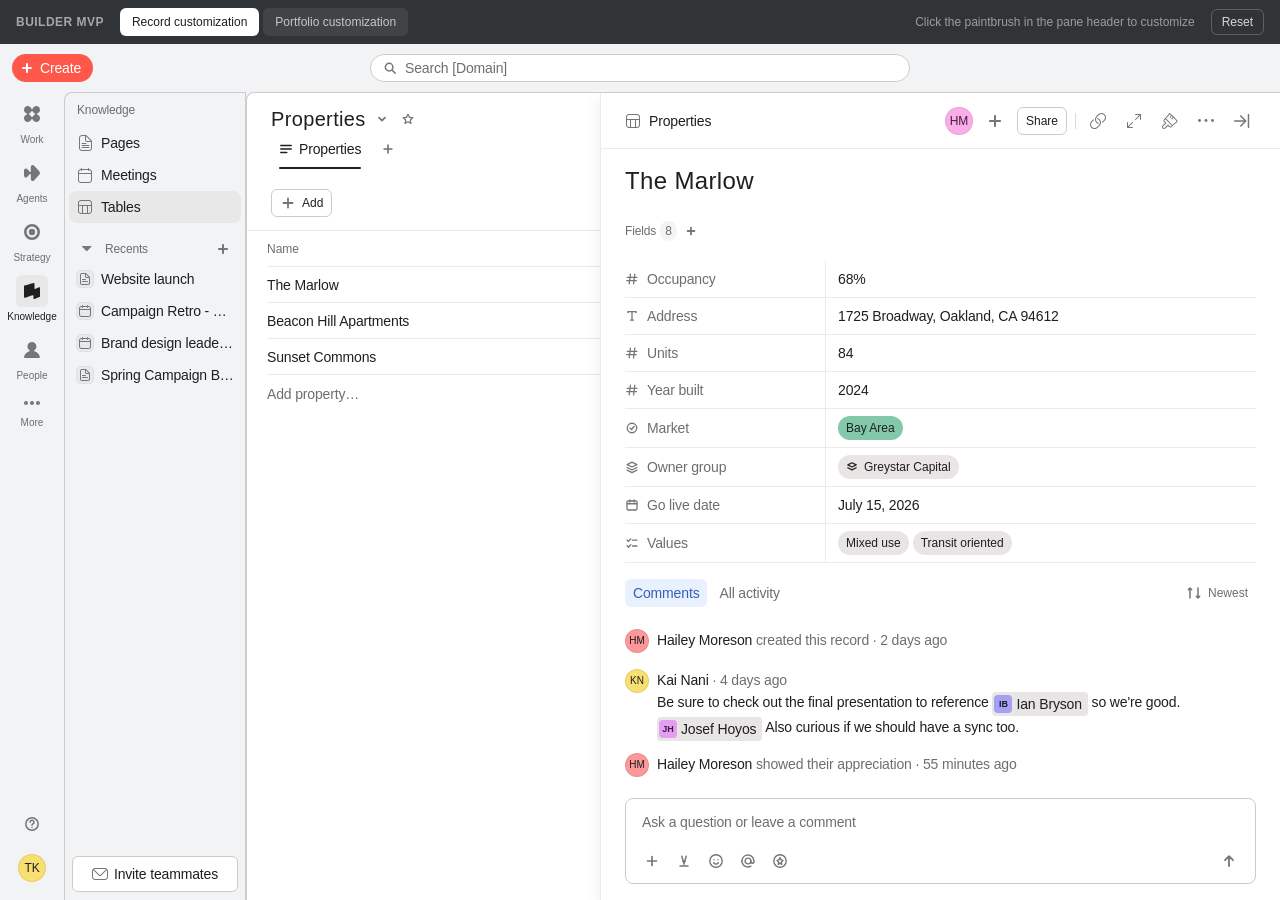
<file: builder-mvp.html>
<!doctype html>
<html lang="en">
<head>
  <meta charset="utf-8">
  <title>Builder MVP — Customize a Record in Place</title>
  <link rel="stylesheet" href="falcon-tokens.css">
  <style>
    /* ═══════════════════════════════════════════════════════════════════
       BUILDER MVP — AI customization as a layer on an existing object.
       Geometry measured off Figma frame 5:12893; tokens from falcon-tokens.css.
       ═══════════════════════════════════════════════════════════════════ */

    body { overflow: hidden; }

    /* ══════════════════════════════════════════════════════════════════
       PROTOTYPE NAV — deliberately NOT Asana chrome. Dark bar so nobody
       mistakes it for product UI during the review.
       ══════════════════════════════════════════════════════════════════ */
    .proto-nav {
      height: 44px; flex-shrink: 0;
      display: flex; align-items: center; gap: var(--spacing-16);
      padding: 0 var(--spacing-16);
      background: var(--inverse-background-strong);
      color: var(--inverse-text);
    }
    .proto-nav__brand {
      display: inline-flex; align-items: center; gap: var(--spacing-8);
      font-size: var(--type-s-size); letter-spacing: 0.04em;
      text-transform: uppercase; font-weight: 700;
      color: rgba(242, 243, 244, 0.6);
      white-space: nowrap;
    }
    .proto-nav__tabs { display: inline-flex; gap: var(--spacing-4); }
    .proto-tab {
      height: 28px; padding: 0 var(--spacing-12);
      border: none; border-radius: 6px;
      background: rgba(255, 255, 255, 0.08);
      color: rgba(242, 243, 244, 0.75);
      font-family: inherit; font-size: var(--type-s-size);
      letter-spacing: 0; cursor: pointer;
      transition: background 120ms ease, color 120ms ease;
    }
    .proto-tab:hover { background: rgba(255, 255, 255, 0.16); color: #fff; }
    .proto-tab--active {
      background: var(--background-weak); color: var(--text); font-weight: 500;
    }
    .proto-nav__hint {
      margin-left: auto; font-size: var(--type-s-size);
      color: rgba(242, 243, 244, 0.55); letter-spacing: 0;
      white-space: nowrap;
    }
    .proto-nav__reset {
      height: 26px; padding: 0 10px;
      background: none; border: 1px solid rgba(255, 255, 255, 0.22);
      border-radius: 6px; color: rgba(242, 243, 244, 0.85);
      font-family: inherit; font-size: var(--type-s-size);
      letter-spacing: 0; cursor: pointer;
    }
    .proto-nav__reset:hover { background: rgba(255, 255, 255, 0.12); color: #fff; }

    /* Page = nav row + whichever experience is active */
    .page { display: flex; flex-direction: column; height: 100vh; overflow: hidden; }
    .experience { flex: 1; min-height: 0; display: none; }
    .experience--on { display: block; }

    /* ── Root shell ──────────────────────────────────────────────────── */
    .app {
      display: grid;
      grid-template-rows: var(--topbar-height) 1fr;
      height: 100%;
      background: var(--background-medium);
      overflow: hidden;
    }
    .app__lower {
      display: grid;
      grid-template-columns: var(--rail-width) var(--sidebar-width) 1fr;
      min-height: 0;
    }

    /* ══════════════════════════════════════════════════════════════════
       TOPBAR — 48px
       ══════════════════════════════════════════════════════════════════ */
    .topbar {
      display: flex; align-items: center; gap: var(--spacing-8);
      padding: 0 var(--spacing-12);
      background: var(--background-medium);
    }
    /* left/right flex evenly so the search sits dead-centre in the viewport,
       matching the Figma frame (search spans 450–990 of 1440) */
    .topbar__left  { flex: 1; display: flex; align-items: center; gap: var(--spacing-8); }
    .topbar__right { flex: 1; display: flex; align-items: center; justify-content: flex-end; gap: var(--spacing-4); }

    /* Coral Create button */
    .create-btn {
      display: inline-flex; align-items: center; gap: 6px;
      height: 28px; padding: 0 12px 0 8px;
      background: var(--button-creation-background);
      color: var(--button-creation-icon);
      border: none; border-radius: 500px;
      font-family: inherit; font-size: var(--type-m-size);
      line-height: var(--type-m-line); letter-spacing: var(--type-m-track);
      font-weight: 500; cursor: pointer;
      transition: filter 120ms ease;
    }
    .create-btn:hover { filter: brightness(0.95); }
    .create-btn svg { width: 14px; height: 14px; }

    /* Search */
    .search {
      width: 540px; flex-shrink: 0;
      display: flex; align-items: center; gap: var(--spacing-8);
      height: 28px; padding: 0 12px;
      background: var(--background-weak);
      border: 1px solid var(--border-strong);
      border-radius: 500px;
      color: var(--text-weak);
      font-size: var(--type-m-size); letter-spacing: var(--type-m-track);
    }
    .search svg { width: 14px; height: 14px; flex-shrink: 0; color: var(--icon); }

    /* ══════════════════════════════════════════════════════════════════
       ICON RAIL — 64px. Modes stack top, actions pinned bottom.
       ══════════════════════════════════════════════════════════════════ */
    .rail {
      display: flex; flex-direction: column;
      justify-content: space-between; align-items: stretch;
      background: var(--background-medium);
      overflow: hidden;
    }
    .rail__modes { display: flex; flex-direction: column; gap: var(--spacing-4); }
    .rail__mode {
      display: flex; flex-direction: column; align-items: center; justify-content: center;
      gap: var(--spacing-4);
      padding: 6px var(--spacing-4) 2px;
      border-radius: 6px; cursor: pointer;
      background: none; border: none; width: 100%;
      font-family: inherit;
    }
    .rail__mode-icon {
      display: inline-flex; align-items: center; justify-content: center;
      padding: var(--spacing-8);
      border-radius: 6px;
      color: var(--icon);
      transition: background 120ms ease;
    }
    .rail__mode:hover .rail__mode-icon { background: var(--background-hover); }
    .rail__mode-label {
      font-family: var(--font-text);
      font-size: var(--type-rail-size); font-weight: 500;
      color: var(--text-weak); text-align: center;
      line-height: normal;
    }
    /* Active mode: tinted icon chip + full-strength label */
    .rail__mode--active .rail__mode-icon { background: var(--background-active); color: var(--icon-active); }
    .rail__mode--active .rail__mode-label { color: var(--text); }

    .rail__actions {
      display: flex; flex-direction: column; align-items: center; justify-content: flex-end;
      gap: var(--spacing-16);
      padding: 18px 0;
    }

    /* 28px circular avatar, yellow customization pair + hairline */
    .avatar-28 {
      width: var(--sizing-28); height: var(--sizing-28);
      border-radius: 500px;
      display: inline-flex; align-items: center; justify-content: center;
      background: var(--cz-yellow-bg); color: var(--cz-yellow-fg);
      border: 1px solid var(--avatar-hairline);
      font-size: var(--type-s-size); line-height: var(--type-s-line);
      flex-shrink: 0;
    }

    /* ══════════════════════════════════════════════════════════════════
       SIDEBAR — 182px. Rounded top-left, hairline on 3 sides.
       ══════════════════════════════════════════════════════════════════ */
    .sidebar {
      position: relative;
      display: flex; flex-direction: column; align-items: stretch;
      padding: var(--spacing-4) 0;
      background: var(--background-medium);
      border: 1px solid var(--border-strong);
      border-bottom: none;
      border-top-left-radius: var(--spacing-8);
      overflow: hidden;
    }
    /* Section label ("Knowledge", "Recents") */
    .sb__section {
      display: flex; align-items: flex-end;
      height: 30px; padding: 0 var(--spacing-12) var(--spacing-8);
      font-size: var(--type-s-size); line-height: var(--type-s-line);
      font-weight: 500; color: var(--text-weak);
    }
    .sb__group { display: flex; flex-direction: column; padding: 0 var(--spacing-4); }
    .sb__group--recents { padding-top: var(--spacing-12); }

    /* Object rows (Pages / Meetings / Tables) */
    .sb__row {
      display: flex; align-items: center; gap: var(--spacing-8);
      height: 32px; padding: 1px var(--spacing-8);
      border-radius: var(--spacing-8);
      cursor: pointer; color: var(--text);
      font-size: var(--type-m-size); line-height: var(--type-m-line);
      letter-spacing: var(--type-m-track);
      transition: background 120ms ease;
    }
    .sb__row:hover { background: var(--background-hover); }
    .sb__row--active { background: var(--background-active); }
    .sb__row-label { flex: 1; min-width: 0; overflow: hidden; text-overflow: ellipsis; white-space: nowrap; }

    /* Recents header row — caret + label + plus */
    .sb__recents-head {
      display: flex; align-items: center; gap: var(--spacing-8);
      height: 28px; padding: 1px var(--spacing-8);
      border-radius: var(--spacing-8);
    }
    .sb__recents-head-label {
      flex: 1; min-width: 0;
      font-size: var(--type-s-size); line-height: var(--type-s-line);
      font-weight: 500; color: var(--text-weak);
    }

    /* Recents item rows use a 20px squircle object avatar, tighter gap */
    .sb__row--recent { gap: 6px; padding: 0 6px; }

    /* TertiarySquircleIconAvatar — 20px box holding an 18px squircle (r5),
       with a 12px mini-icon centred on top. Sizes from node 5:27875. */
    .squircle-20 {
      width: var(--sizing-20); height: var(--sizing-20);
      flex-shrink: 0; position: relative;
      display: inline-flex; align-items: center; justify-content: center;
      color: var(--avatar-tertiary-icon);
    }
    .squircle-20::before {
      content: ''; position: absolute;
      width: 18px; height: 18px; border-radius: 5px;
      background: var(--avatar-tertiary-background);
      border: 1px solid var(--avatar-tertiary-border);
    }
    .squircle-20 > .ico { position: relative; }

    .sb__footer {
      position: absolute; bottom: 0; left: -1px;
      width: var(--sidebar-width);
      padding: var(--spacing-8);
    }

    /* ══════════════════════════════════════════════════════════════════
       ICON BOXES
       Asana icons are filled paths whose artwork is often SMALLER than the
       nominal box (e.g. NoteIcon is 13×16 in a 16px box, MoreIcon 16×3).
       These wrappers hold the box size; each <svg> keeps its own true leaf
       dimensions so nothing gets stretched.
       ══════════════════════════════════════════════════════════════════ */
    .ico {
      display: inline-flex; align-items: center; justify-content: center;
      flex-shrink: 0; color: var(--icon);
    }
    .ico--16 { width: 16px; height: 16px; }
    .ico--12 { width: 12px; height: 12px; }
    .ico > svg { display: block; }

    /* ── Buttons ─────────────────────────────────────────────────────── */
    .btn-secondary {
      display: inline-flex; align-items: center; justify-content: center;
      gap: 6px; width: 100%; height: 36px; padding: 0 12px;
      background: var(--button-background-secondary);
      border: 1px solid var(--button-border-secondary);
      border-radius: 6px;
      color: var(--text); font-family: inherit;
      font-size: var(--type-m-size); line-height: var(--type-m-line);
      letter-spacing: var(--type-m-track); font-weight: 500;
      cursor: pointer; transition: background 120ms ease;
    }
    .btn-secondary:hover { background: var(--background-medium); }
    /* direct-child only, so .ico-wrapped icons keep their own leaf sizes */
    .btn-secondary > svg { width: 16px; height: 16px; color: var(--icon); }
    .btn-secondary--sm {
      width: auto; height: 28px; padding: 0 var(--spacing-8);
      font-size: var(--type-s-size); line-height: var(--type-s-line);
      letter-spacing: 0; font-weight: 400;
    }

    /* Subtle icon button — 28px, used across toolbars */
    .icon-btn {
      width: var(--sizing-28); height: var(--sizing-28);
      display: inline-flex; align-items: center; justify-content: center;
      background: var(--button-background-subtle);
      border: 1px solid var(--button-border-subtle);
      border-radius: 6px;
      color: var(--icon); cursor: pointer;
      transition: background 120ms ease, color 120ms ease;
      flex-shrink: 0;
    }
    .icon-btn:hover { background: var(--background-hover); color: var(--icon-active); }
    /* direct-child only — .ico wrappers manage their own geometry */
    .icon-btn > svg { width: 16px; height: 16px; }
    .icon-btn--sm { width: 20px; height: 20px; border-radius: 4px; }
    .icon-btn--sm > svg { width: 12px; height: 12px; }

    /* ══════════════════════════════════════════════════════════════════
       CANVAS — the Properties table
       ══════════════════════════════════════════════════════════════════ */
    .canvas {
      display: flex; flex-direction: column;
      min-width: 0; min-height: 0;
      background: var(--background-weak);
      border-top: 1px solid var(--border-strong);
      border-left: 1px solid var(--border-strong);
      border-top-left-radius: var(--spacing-8);
      overflow: hidden;
      position: relative;
    }

    /* Database header — 82px */
    .db-head {
      display: flex; flex-direction: column; justify-content: center;
      gap: 2px; height: 82px; padding: 0 var(--spacing-24);
      flex-shrink: 0;
    }
    .db-head__title-row { display: flex; align-items: center; gap: 6px; }
    .db-head__title {
      font-family: var(--font-display);
      font-size: var(--type-xl-size); line-height: var(--type-xl-line);
      letter-spacing: var(--type-xl-track); font-weight: 500;
      color: var(--text);
    }
    .db-head__tabs { display: flex; align-items: center; gap: var(--spacing-4); }
    .db-tab {
      display: inline-flex; align-items: center; gap: 6px;
      height: 28px; padding: 0 var(--spacing-8);
      border: none; background: none; border-radius: 6px;
      color: var(--text-weak); cursor: pointer; font-family: inherit;
      font-size: var(--type-m-size); letter-spacing: var(--type-m-track);
      position: relative; white-space: nowrap; flex-shrink: 0;
    }
    .db-tab svg { width: 14px; height: 14px; }
    .db-tab--active { color: var(--text); font-weight: 500; }
    .db-tab--active::after {
      content: ''; position: absolute; left: var(--spacing-8); right: var(--spacing-8);
      bottom: -6px; height: 2px; background: var(--text); border-radius: 2px;
    }

    /* Toolbar — 56px */
    .db-toolbar {
      display: flex; align-items: center; gap: var(--spacing-8);
      height: 56px; padding: 0 var(--spacing-24);
      flex-shrink: 0;
      border-bottom: 1px solid var(--border);
    }

    /* Grid */
    .grid-wrap { flex: 1; min-height: 0; overflow: auto; padding: 0 20px; }
    .grid { width: 100%; border-collapse: separate; border-spacing: 0; }
    .grid th, .grid td {
      height: var(--row-height);
      padding: 0 var(--spacing-8);
      text-align: left; vertical-align: middle;
      border-bottom: 1px solid var(--border);
      border-right: 1px solid var(--border);   /* column dividers, as in Figma */
      font-size: var(--type-m-size); line-height: var(--type-m-line);
      letter-spacing: var(--type-m-track);
    }
    .grid th:last-child, .grid td:last-child { border-right: none; }
    .grid th {
      font-size: var(--type-s-size); line-height: var(--type-s-line);
      font-weight: 500; color: var(--text-weak); letter-spacing: 0;
      white-space: nowrap;
    }
    .grid td:first-child, .grid th:first-child { padding-left: 0; }
    .grid tbody tr { cursor: pointer; }
    .grid tbody tr:hover td { background: var(--background-hover); }
    .grid tbody tr.is-selected td { background: var(--background-active); }
    .grid__name { font-weight: 400; color: var(--text); }
    .grid__add {
      display: flex; align-items: center; height: 38px;
      color: var(--text-weak); font-size: var(--type-m-size);
      letter-spacing: var(--type-m-track); cursor: pointer;
    }

    /* Customization pill (field values, locations) */
    .pill {
      display: inline-flex; align-items: center;
      height: var(--sizing-24); padding: 0 var(--spacing-8);
      border-radius: 500px;
      font-size: var(--type-s-size); line-height: var(--type-s-line);
      letter-spacing: 0; white-space: nowrap;
    }
    .pill--purple      { background: var(--cz-purple-bg);      color: var(--cz-purple-fg); }
    .pill--indigo      { background: var(--cz-indigo-bg);      color: var(--cz-indigo-fg); }
    .pill--blue        { background: var(--cz-blue-bg);        color: var(--cz-blue-fg); }
    .pill--green       { background: var(--cz-green-bg);       color: var(--cz-green-fg); }
    .pill--aqua        { background: var(--cz-aqua-bg);        color: var(--cz-aqua-fg); }
    .pill--yellow      { background: var(--cz-yellow-bg);      color: var(--cz-yellow-fg); }
    .pill--yellow-orange { background: var(--cz-yellow-orange-bg); color: var(--cz-yellow-orange-fg); }
    .pill--none        { background: var(--cz-none-bg);        color: var(--cz-none-fg); }
    .pill--magenta     { background: var(--cz-magenta-bg);     color: var(--cz-magenta-fg); }

    /* ══════════════════════════════════════════════════════════════════
       RECORD PANE — 680px, overlays the canvas from the right
       ══════════════════════════════════════════════════════════════════ */
    .pane {
      position: absolute; top: 0; right: 0; bottom: 0;
      width: var(--pane-width);
      display: flex; flex-direction: column;
      background: var(--background-weak);
      border-left: 1px solid var(--border);
      box-shadow: var(--shadow-large);
      z-index: 20;
    }
    .pane__topbar {
      display: flex; align-items: center;
      height: 56px; padding: 0 var(--pane-inset);
      flex-shrink: 0;
      border-bottom: 1px solid var(--border);   /* per node 5:24850 */
    }
    .pane__crumb {
      display: inline-flex; align-items: center; gap: var(--spacing-8);
      font-size: var(--type-m-size); line-height: var(--type-m-line);
      letter-spacing: var(--type-m-track); color: var(--text);
    }
    .pane__actions { display: flex; align-items: center; gap: var(--spacing-8); margin-left: auto; }
    .pane__sep { width: 1px; height: 16px; background: #d9d9d9; }

    .pane__body { flex: 1; min-height: 0; overflow-y: auto; }

    /* Title block — 64px */
    .pane__title-wrap { padding: 0 var(--pane-inset); }
    .pane__title {
      display: flex; align-items: center; min-height: 64px;
      font-family: var(--font-display);
      font-size: var(--type-h3-size); line-height: var(--type-h3-line);
      letter-spacing: var(--type-h3-track); font-weight: 500;
      color: var(--text);
    }

    /* Section header — "Fields 8 +" */
    .pane__section-head {
      display: flex; align-items: center; gap: var(--spacing-4);
      height: var(--row-height); padding: 0 var(--pane-inset);
    }
    .pane__section-label {
      font-size: var(--type-s-size); line-height: var(--type-s-line);
      font-weight: 500; color: var(--text-weak);
    }
    .count-pill {
      display: inline-flex; align-items: center; justify-content: center;
      min-width: 16px; height: 20px; padding: 0 5px;
      border-radius: 500px; background: var(--background-strong);
      font-size: var(--type-s-size); color: var(--text-weak); letter-spacing: 0;
    }

    /* Custom-field rows: 200px label / 1px divider / value */
    .cf { padding: var(--spacing-12) var(--pane-inset) 0; }
    .cf__row {
      display: grid;
      grid-template-columns: var(--cf-label-width) 1px 1fr;
      align-items: stretch;
      min-height: var(--row-height);
      border-bottom: 1px solid var(--border);
    }
    .cf__label {
      display: flex; align-items: center; gap: var(--spacing-8);
      padding-right: var(--spacing-8);
      font-size: var(--type-m-size); line-height: var(--type-m-line);
      letter-spacing: var(--type-m-track); color: var(--text-weak);
    }
    .cf__label svg { width: 14px; height: 14px; flex-shrink: 0; color: var(--icon); }
    .cf__divider { background: var(--border); }
    .cf__value {
      display: flex; align-items: center; gap: var(--spacing-4);
      flex-wrap: wrap;
      padding: 7px var(--spacing-4) 7px var(--spacing-12);
      font-size: var(--type-m-size); line-height: var(--type-m-line);
      letter-spacing: var(--type-m-track); color: var(--text);
    }
    .cf__value--multiline { flex-direction: column; align-items: flex-start; gap: 0; }

    /* Comments */
    .pane__tabs {
      display: flex; align-items: center; gap: var(--spacing-4);
      padding: var(--spacing-16) var(--pane-inset) 0;
    }
    .pane__tab {
      display: inline-flex; align-items: center; gap: 6px;
      height: 28px; padding: 3px var(--spacing-8);
      border: none; background: none; border-radius: 6px;
      color: var(--text-weak); cursor: pointer; font-family: inherit;
      font-size: var(--type-m-size); letter-spacing: var(--type-m-track);
      position: relative;
    }
    /* Selected comment tab is a filled blue chip, not an underline */
    .pane__tab--active {
      background: var(--selected-background);
      color: var(--selected-text);
      font-weight: 500;
    }
    .pane__tabs-right { margin-left: auto; }

    .activity { padding: var(--spacing-16) var(--pane-inset) 0; }
    .activity__item { display: flex; gap: var(--spacing-8); padding: 6px 0; }
    /* Reaction button sits right-aligned, revealed on row hover */
    .activity__react { margin-left: auto; opacity: 0; transition: opacity 120ms ease; }
    .activity__item:hover .activity__react { opacity: 1; }
    .avatar-24 {
      width: var(--sizing-24); height: var(--sizing-24);
      border-radius: 500px; flex-shrink: 0;
      display: inline-flex; align-items: center; justify-content: center;
      border: 1px solid var(--avatar-hairline);
      font-size: 10px; font-weight: 500; letter-spacing: 0;
    }
    .activity__body {
      font-size: var(--type-m-size); line-height: var(--type-m-line);
      letter-spacing: var(--type-m-track); color: var(--text);
      min-width: 0;
    }
    .activity__meta { color: var(--text-weak); }
    .activity__name { font-weight: 500; }
    /* Mention chip: neutral-light background with a small square initial tile */
    .mention {
      display: inline-flex; align-items: center; gap: 4px;
      padding: 1px 6px 1px 2px; border-radius: 4px;
      background: var(--cz-none-bg); color: var(--text);
      font-size: var(--type-m-size); letter-spacing: var(--type-m-track);
      white-space: nowrap;
    }
    .mention__dot {
      width: 18px; height: 18px; border-radius: 4px;
      display: inline-flex; align-items: center; justify-content: center;
      font-size: 9px; font-weight: 600; flex-shrink: 0;
      letter-spacing: 0;
    }

    /* Comment composer */
    .composer { padding: var(--spacing-12) var(--pane-inset) var(--spacing-16); flex-shrink: 0; }
    .composer__box {
      border: 1px solid var(--border-strong);
      border-radius: var(--spacing-8);
      background: var(--background-weak);
      transition: border-color 120ms ease, box-shadow 120ms ease;
    }
    .composer__box:focus-within {
      border-color: var(--border-active);
      box-shadow: var(--shadow-medium);
    }
    .composer__input {
      width: 100%; border: none; outline: none; background: none;
      padding: var(--spacing-12) var(--spacing-16) 0;
      font-family: inherit; font-size: var(--type-m-size);
      line-height: var(--type-m-line); letter-spacing: var(--type-m-track);
      color: var(--text); resize: none; min-height: 22px;
    }
    .composer__input::placeholder { color: var(--text-weak); }
    .composer__tools {
      display: flex; align-items: center; gap: var(--spacing-4);
      padding: var(--spacing-8) var(--spacing-12) var(--spacing-8);
    }
    .composer__send { margin-left: auto; }

    /* ══════════════════════════════════════════════════════════════════
       CUSTOMIZE AFFORDANCE — paintbrush + tooltip
       ══════════════════════════════════════════════════════════════════ */
    .customize-wrap { position: relative; display: inline-flex; }
    .tooltip {
      position: absolute; top: calc(100% + 6px); right: 0;
      background: var(--inverse-background-strong);
      color: var(--inverse-text);
      padding: 6px var(--spacing-8);
      border-radius: 6px;
      font-size: var(--type-s-size); line-height: var(--type-s-line);
      letter-spacing: 0; white-space: nowrap;
      box-shadow: var(--shadow-medium);
      opacity: 0; pointer-events: none;
      transform: translateY(-2px);
      transition: opacity 120ms ease, transform 120ms ease;
      z-index: 40;
    }
    .customize-wrap:hover .tooltip { opacity: 1; transform: translateY(0); }
    /* Paintbrush gets a subtle tint so it reads as the new affordance */
    #customize-btn { color: var(--selected-text); }
    #customize-btn:hover { background: var(--selected-background); color: var(--selected-text); }

    /* ══════════════════════════════════════════════════════════════════
       CUSTOMIZED PANE — geometry from Figma frame 5:27215
       Sections are inset 24px (632 content width) with 24px between them.
       ══════════════════════════════════════════════════════════════════ */

    /* Pinned meta chips under the title: label + value pill pairs */
    .pane__meta {
      display: flex; align-items: center; gap: var(--spacing-8);
      height: 28px; padding: 0 var(--pane-inset);
    }
    .meta-field { display: inline-flex; align-items: center; gap: var(--spacing-8); }
    .meta-field__label {
      padding-left: var(--spacing-4);
      font-size: var(--type-s-size); line-height: var(--type-s-line);
      color: var(--text-weak); letter-spacing: 0;
    }
    .meta-field__pill {
      display: inline-flex; align-items: center; height: 20px;
      padding: 0 var(--spacing-8); border-radius: 500px;
      font-size: var(--type-s-size); line-height: var(--type-s-line);
      letter-spacing: 0; white-space: nowrap;
    }

    /* Generic customized section */
    .sec { padding: 0 var(--pane-inset); margin-bottom: var(--spacing-24); }
    .sec__title {
      display: flex; align-items: center; gap: var(--spacing-8);
      min-height: 20px;
    }
    .sec__title > svg { width: 12px; height: 12px; flex-shrink: 0; color: var(--icon); }
    .sec__title-label {
      font-size: var(--type-s-size); line-height: var(--type-s-line);
      color: var(--text-weak); letter-spacing: 0;
    }
    .sec__body { padding-top: var(--spacing-12); }

    /* Key metrics — 3 cards, 8px gutters, light fill */
    .metrics { display: grid; grid-template-columns: repeat(3, 1fr); gap: var(--spacing-8); }
    .metric {
      background: var(--background-strong);
      border-radius: var(--spacing-8);
      padding: var(--spacing-12);
    }
    .metric__label {
      font-size: var(--type-s-size); line-height: var(--type-s-line);
      color: var(--text-weak); letter-spacing: 0.04em;
      text-transform: uppercase;
    }
    .metric__value {
      font-size: var(--type-m-size); line-height: var(--type-m-line);
      letter-spacing: var(--type-m-track); font-weight: 500; color: var(--text);
      margin-top: 2px;
    }
    .metric__sub {
      font-size: var(--type-s-size); line-height: var(--type-s-line);
      color: var(--text-weak); letter-spacing: 0;
    }

    /* Branding asset — 632×251, @2x source, cover-cropped */
    .branding-img {
      display: block; width: 100%; height: 251px;
      object-fit: cover; border-radius: var(--spacing-8);
    }
    /* Same section, no asset uploaded on this record yet */
    .branding-empty {
      display: flex; align-items: center; gap: var(--spacing-8);
      padding: var(--spacing-16);
      border: 1px dashed var(--border-strong);
      border-radius: var(--spacing-8);
      background: var(--background-medium);
      font-size: var(--type-m-size); line-height: var(--type-m-line);
      letter-spacing: var(--type-m-track); color: var(--text-weak);
    }

    /* Primary project card */
    .proj { display: flex; gap: var(--spacing-12); padding: var(--spacing-12); }
    .proj__avatar {
      width: var(--sizing-36); height: var(--sizing-36); flex-shrink: 0;
      border-radius: var(--spacing-8);
      background: var(--inverse-background-strong); color: var(--inverse-text);
      display: inline-flex; align-items: center; justify-content: center;
    }
    .proj__avatar svg { width: 18px; height: 18px; }
    .proj__body { flex: 1; min-width: 0; }
    .proj__name {
      font-size: var(--type-m-size); line-height: var(--type-m-line);
      letter-spacing: var(--type-m-track); font-weight: 500; color: var(--text);
    }
    .proj__meta {
      display: flex; align-items: center; gap: var(--spacing-8);
      font-size: var(--type-s-size); line-height: var(--type-s-line);
      color: var(--text-weak); letter-spacing: 0;
    }
    .dot-sep { width: 4px; height: 4px; border-radius: 500px; background: var(--border-strong); flex-shrink: 0; }
    .proj__bar {
      margin-top: var(--spacing-8);
      height: 4px; border-radius: 500px;
      background: var(--background-strong); overflow: hidden;
    }
    .proj__bar-fill { height: 100%; border-radius: 500px; background: var(--primary-background-strong); }

    /* Team rows */
    .person { display: flex; align-items: center; gap: var(--spacing-12); padding: var(--spacing-8) var(--spacing-12); }
    .avatar-36 {
      width: var(--sizing-36); height: var(--sizing-36); flex-shrink: 0;
      border-radius: 500px;
      display: inline-flex; align-items: center; justify-content: center;
      border: 1px solid var(--avatar-hairline);
      font-size: var(--type-m-size); font-weight: 500; letter-spacing: 0;
    }
    .person__name {
      font-size: var(--type-m-size); line-height: var(--type-m-line);
      letter-spacing: var(--type-m-track); font-weight: 500; color: var(--text);
    }
    .person__meta {
      display: flex; align-items: center; gap: var(--spacing-8);
      font-size: var(--type-s-size); line-height: var(--type-s-line);
      color: var(--text-weak); letter-spacing: 0;
    }

    /* Connections — bordered box with collapsible groups */
    .conn {
      border: 1px solid var(--border); border-radius: var(--spacing-8);
      padding: var(--spacing-12);
    }
    .conn__group + .conn__group { margin-top: var(--spacing-8); }
    .conn__count {
      display: flex; align-items: center; gap: var(--spacing-12);
      height: 18px; cursor: pointer;
      font-size: var(--type-s-size); line-height: var(--type-s-line);
      color: var(--text); letter-spacing: 0;
    }
    .conn__count-num { color: var(--text); }
    .conn__count-label { flex: 1; min-width: 0; }
    .conn__count svg { width: 16px; height: 16px; color: var(--icon); transition: transform 140ms ease; }
    .conn__group--open .conn__count svg { transform: rotate(180deg); }
    .conn__divider { height: 1px; background: var(--border); margin: var(--spacing-8) 0; }
    .conn__rows { display: none; padding-top: var(--spacing-12); }
    .conn__group--open .conn__rows { display: block; }

    .ctask {
      display: flex; align-items: center; gap: var(--spacing-4);
      height: var(--row-height);
    }
    .ctask > svg { width: 16px; height: 16px; flex-shrink: 0; color: var(--icon); }
    .ctask__name {
      padding: 0 var(--spacing-4);
      font-size: var(--type-m-size); line-height: var(--type-m-line);
      letter-spacing: var(--type-m-track); color: var(--text);
      white-space: nowrap;
    }
    .ctask__chip {
      display: inline-flex; align-items: center; gap: 3px;
      height: 20px; padding: 0 6px; border-radius: 4px;
      color: var(--text-weak); font-size: var(--type-s-size); letter-spacing: 0;
    }
    .ctask__chip svg { width: 12px; height: 12px; }
    .ctask__right {
      margin-left: auto; display: inline-flex; align-items: center; gap: var(--spacing-8);
      flex-shrink: 0;
    }
    .ctask__date { font-size: var(--type-s-size); color: var(--text-weak); letter-spacing: 0; white-space: nowrap; }

    /* ══════════════════════════════════════════════════════════════════
       PORTFOLIO EXPERIENCE — the "Transitions" portfolio (Figma 40:30162)
       Customizing a portfolio adds a whole new VIEW (tab), rather than
       rearranging a detail pane.
       ══════════════════════════════════════════════════════════════════ */
    .pf-head {
      padding: var(--spacing-16) var(--spacing-24) 0;
      flex-shrink: 0;
    }
    .pf-head__top { display: flex; align-items: center; gap: var(--spacing-8); }
    .pf-head__icon {
      width: var(--sizing-24); height: var(--sizing-24); flex-shrink: 0;
      border-radius: 5px; background: var(--cz-yellow-orange-bg);
      color: var(--cz-yellow-orange-fg);
      display: inline-flex; align-items: center; justify-content: center;
    }
    .pf-head__name {
      font-family: var(--font-display);
      font-size: var(--type-xl-size); line-height: var(--type-xl-line);
      letter-spacing: var(--type-xl-track); font-weight: 500; color: var(--text);
    }
    .pf-head__actions { margin-left: auto; display: inline-flex; align-items: center; gap: var(--spacing-8); }
    .pf-head__crumb { font-size: 11.5px; color: var(--text-weak); margin-bottom: 4px; }
    .pf-head__tabs {
      display: flex; align-items: center; gap: var(--spacing-4);
      margin-top: var(--spacing-8);
      overflow-x: auto; scrollbar-width: none;
    }
    .pf-head__tabs::-webkit-scrollbar { display: none; }

    /* Facepile in the portfolio header */
    .facepile { display: inline-flex; }
    .facepile > .avatar-24 { margin-left: -6px; box-shadow: 0 0 0 2px var(--background-weak); }
    .facepile > .avatar-24:first-child { margin-left: 0; }

    .pf-toolbar {
      display: flex; align-items: center; gap: var(--spacing-8);
      height: 48px; padding: 0 var(--spacing-24);
      flex-shrink: 0; border-bottom: 1px solid var(--border);
    }
    .pf-toolbar__right { margin-left: auto; display: inline-flex; align-items: center; gap: var(--spacing-12); }
    .pf-toolbar__item {
      display: inline-flex; align-items: center; gap: 5px;
      font-size: var(--type-s-size); color: var(--text-weak);
      letter-spacing: 0; cursor: pointer;
    }
    .pf-toolbar__item:hover { color: var(--text); }

    .pf-body { flex: 1; min-height: 0; overflow: auto; }

    /* ── Hub view (the published customization) ───────────────────────── */
    .hub { padding: var(--spacing-24); display: flex; flex-direction: column; gap: var(--spacing-24); }
    .hub__metrics { display: grid; grid-template-columns: repeat(4, 1fr); gap: var(--spacing-12); }
    /* No align-items:start — the two cards stretch to a shared height so their
       top AND bottom edges line up. */
    .hub__split { display: grid; grid-template-columns: minmax(0, 1fr) 320px; gap: var(--spacing-16); }
    /* Narrow canvas (or the builder's constrained preview): stack instead of clip */
    @media (max-width: 1180px) {
      .hub__metrics { grid-template-columns: repeat(2, 1fr); }
      .hub__split   { grid-template-columns: minmax(0, 1fr); }
    }

    .card {
      background: var(--background-weak);
      border: 1px solid var(--border);
      border-radius: var(--spacing-8);
      overflow: hidden;
    }
    .card__head {
      display: flex; align-items: center; gap: var(--spacing-8);
      padding: var(--spacing-12) var(--spacing-16);
    }
    .card__title {
      font-size: var(--type-s-size); line-height: var(--type-s-line);
      font-weight: 500; color: var(--text-weak); letter-spacing: 0;
    }
    .card__meta { margin-left: auto; font-size: var(--type-s-size); color: var(--text-weak); letter-spacing: 0; }
    .card__body { padding: 0 var(--spacing-16) var(--spacing-16); }

    /* Property mini-cards inside the Hub */
    .hub__props { display: grid; grid-template-columns: repeat(auto-fill, minmax(130px, 1fr)); gap: var(--spacing-8); }
    .hub-prop {
      background: var(--background-strong);
      border-radius: 6px; padding: 10px var(--spacing-12);
      cursor: pointer;
      transition: filter 120ms ease;
    }
    .hub-prop:hover { filter: brightness(0.97); }
    .hub-prop__name {
      font-size: var(--type-s-size); line-height: var(--type-s-line);
      font-weight: 500; color: var(--text); letter-spacing: 0;
      white-space: nowrap; overflow: hidden; text-overflow: ellipsis;
    }
    .hub-prop__meta { font-size: 11px; color: var(--text-weak); letter-spacing: 0; margin-top: 1px; }

    /* Portfolio activity panel */
    .hub-act { display: flex; flex-direction: column; }
    .hub-act__item { display: flex; gap: var(--spacing-8); padding: var(--spacing-8) 0; }
    .hub-act__item + .hub-act__item { border-top: 1px solid var(--border); }
    .hub-act__body {
      font-size: var(--type-s-size); line-height: var(--type-s-line);
      color: var(--text); letter-spacing: 0; min-width: 0;
    }
    .hub-act__body strong { font-weight: 500; }
    .hub-act__when { font-size: 11px; color: var(--text-weak); margin-top: 2px; }

    /* Cross-portfolio task rows */
    .hub-xtask {
      display: flex; align-items: center; gap: var(--spacing-8);
      height: var(--row-height);
      font-size: var(--type-m-size); letter-spacing: var(--type-m-track);
      color: var(--text);
    }
    .hub-xtask + .hub-xtask { border-top: 1px solid var(--border); }
    .hub-xtask__name { flex: 1; min-width: 0; overflow: hidden; text-overflow: ellipsis; white-space: nowrap; }
    .hub-xtask__right { display: inline-flex; align-items: center; gap: var(--spacing-12); flex-shrink: 0; }
    .hub-xtask__prop, .hub-xtask__date {
      font-size: var(--type-s-size); color: var(--text-weak); letter-spacing: 0; white-space: nowrap;
    }

    /* "Synced from the Properties table" strip above the records view —
       makes the Records/Tables data layer visible */
    .pf-source {
      display: flex; align-items: center; gap: var(--spacing-8);
      padding: var(--spacing-12) var(--spacing-24);
      background: var(--selected-background);
      border-bottom: 1px solid var(--border);
      font-size: var(--type-s-size); line-height: var(--type-s-line);
      letter-spacing: 0; color: var(--selected-text);
    }
    .pf-source .ico { color: var(--selected-text); }
    .pf-source strong { font-weight: 600; }

    /* Builder empty-chips state, once every suggestion has been used */
    .aip__done {
      font-size: var(--type-m-size); line-height: var(--type-m-line);
      letter-spacing: var(--type-m-track); color: var(--text-weak);
    }

    /* ══════════════════════════════════════════════════════════════════
       BUILDER — full-screen takeover (Figma frames 5:3421 / 5:25688)
       ══════════════════════════════════════════════════════════════════ */
    .builder {
      position: fixed; inset: 0; z-index: 100;
      display: none; flex-direction: column;
      background: var(--background-weak);
    }
    .builder--on { display: flex; }

    .builder__head {
      display: flex; align-items: center;
      height: 56px; padding: 0 var(--spacing-16);
      flex-shrink: 0; border-bottom: 1px solid var(--border);
    }
    .builder__crumb {
      display: inline-flex; align-items: center; gap: 6px;
      font-size: var(--type-m-size); letter-spacing: var(--type-m-track);
      color: var(--text-weak);
    }
    .builder__crumb svg { width: 16px; height: 16px; color: var(--icon); }
    .builder__crumb strong { color: var(--text); font-weight: 400; }

    /* Build | Code segmented control, centred */
    .segmented {
      position: absolute; left: 50%; transform: translateX(-50%);
      display: inline-flex; gap: 2px; padding: 2px;
      background: var(--background-medium); border-radius: 6px;
    }
    .segmented__btn {
      height: 24px; padding: 0 var(--spacing-12);
      border: none; background: none; border-radius: 5px;
      font-family: inherit; font-size: var(--type-s-size);
      letter-spacing: 0; color: var(--text-weak); cursor: pointer;
    }
    .segmented__btn--active {
      background: var(--background-weak); color: var(--text);
      font-weight: 500; box-shadow: var(--shadow-medium);
    }
    .builder__actions { display: inline-flex; align-items: center; gap: var(--spacing-8); margin-left: auto; }

    .btn-primary {
      display: inline-flex; align-items: center; justify-content: center;
      height: 28px; padding: 0 var(--spacing-12);
      background: var(--primary-background-strong);
      border: 1px solid var(--primary-background-strong);
      border-radius: 6px; color: var(--primary-text-strong);
      font-family: inherit; font-size: var(--type-m-size);
      letter-spacing: var(--type-m-track); font-weight: 500;
      cursor: pointer; transition: filter 120ms ease;
    }
    .btn-primary:hover { filter: brightness(0.95); }

    .builder__body { flex: 1; min-height: 0; display: grid; grid-template-columns: 420px 1fr; }

    /* Left AI panel */
    .aip {
      display: flex; flex-direction: column; min-height: 0;
      border-right: 1px solid var(--border);
      background: var(--background-weak);
    }
    .aip__scroll { flex: 1; min-height: 0; overflow-y: auto; padding: var(--spacing-24); }
    .aip__foot { flex-shrink: 0; padding: var(--spacing-16); }

    /* Empty state */
    .aip__logo { width: 32px; height: 32px; margin-bottom: var(--spacing-16); }
    .aip__headline {
      font-family: var(--font-display);
      font-size: var(--type-xl-size); line-height: var(--type-xl-line);
      letter-spacing: var(--type-xl-track); font-weight: 500;
      color: var(--text); margin-bottom: var(--spacing-16);
    }
    .aip__chips { display: flex; flex-direction: column; align-items: flex-start; gap: var(--spacing-8); }
    .aip__chip {
      display: inline-flex; align-items: center; text-align: left;
      padding: 7px var(--spacing-12);
      background: var(--background-weak);
      border: 1px solid var(--border-strong); border-radius: 500px;
      font-family: inherit; font-size: var(--type-m-size);
      line-height: var(--type-m-line); letter-spacing: var(--type-m-track);
      color: var(--text); cursor: pointer;
      transition: background 120ms ease;
    }
    .aip__chip:hover { background: var(--background-medium); }

    /* Conversation */
    .aip__msgs { display: flex; flex-direction: column; gap: var(--spacing-12); }
    .aip__user {
      align-self: flex-start; max-width: 300px;
      background: var(--cz-yellow-bg); color: var(--cz-yellow-fg);
      border-radius: var(--spacing-8);
      padding: var(--spacing-8) var(--spacing-12);
      font-size: var(--type-m-size); line-height: var(--type-m-line);
      letter-spacing: var(--type-m-track);
    }
    .aip__thinking {
      display: inline-flex; align-items: center; gap: 6px;
      font-size: var(--type-m-size); letter-spacing: var(--type-m-track);
      color: var(--text-weak);
    }
    .aip__thinking svg { width: 12px; height: 12px; }
    .aip__bullets { margin: var(--spacing-8) 0 0; padding-left: 20px; display: flex; flex-direction: column; gap: var(--spacing-4); }
    .aip__bullets li {
      font-size: var(--type-m-size); line-height: var(--type-m-line);
      letter-spacing: var(--type-m-track); color: var(--text);
    }
    .aip__bullets strong { font-weight: 500; }
    .aip__feedback { display: flex; align-items: center; gap: var(--spacing-4); margin-top: var(--spacing-8); }
    .aip__spinner {
      width: 12px; height: 12px; flex-shrink: 0;
      border: 2px solid var(--border-strong);
      border-top-color: var(--text-weak);
      border-radius: 500px;
      animation: aip-spin 0.8s linear infinite;
    }
    @keyframes aip-spin { to { transform: rotate(360deg); } }

    /* Right preview canvas */
    .builder__preview {
      background: var(--background-medium);
      display: flex; align-items: flex-start; justify-content: center;
      padding: var(--spacing-24);
      overflow-y: auto; min-height: 0;
    }
    .builder__preview-card {
      width: var(--pane-width); flex-shrink: 0;
      background: var(--background-weak);
      border: 1px solid var(--border);
      border-radius: var(--spacing-8);
      box-shadow: var(--shadow-medium);
      overflow: hidden;
      display: flex; flex-direction: column;
    }
  </style>
</head>
<body>

<div class="page">

  <!-- ═══════════════════════════════════════════════════════════════════
       PROTOTYPE NAV (not product UI)
       ═══════════════════════════════════════════════════════════════════ -->
  <nav class="proto-nav">
    <span class="proto-nav__brand">Builder MVP</span>
    <span class="proto-nav__tabs">
      <button class="proto-tab proto-tab--active" data-exp="record">Record customization</button>
      <button class="proto-tab" data-exp="portfolio">Portfolio customization</button>
    </span>
    <span class="proto-nav__hint" id="proto-hint">Click the paintbrush in the pane header to customize</span>
    <button class="proto-nav__reset" id="proto-reset">Reset</button>
  </nav>

  <!-- ═══════════════════════════════════════════════════════════════════
       EXPERIENCE 1 — RECORD CUSTOMIZATION
       ═══════════════════════════════════════════════════════════════════ -->
  <div class="experience experience--on" id="exp-record">
  <div class="app" id="app">

    <!-- ═══════════════════════════════════════════════════════════════
         TOPBAR
         ═══════════════════════════════════════════════════════════════ -->
    <!-- Topbar in this GA design is deliberately spare: Create + search only.
         Help and the user avatar live at the bottom of the icon rail. -->
    <header class="topbar">
      <div class="topbar__left">
        <button class="create-btn">
          <svg viewBox="0 0 16 16" fill="none" stroke="currentColor" stroke-width="2.2" stroke-linecap="round"><path d="M8 3.5v9M3.5 8h9"/></svg>
          Create
        </button>
      </div>

      <div class="search">
        <svg viewBox="0 0 16 16" fill="none" stroke="currentColor" stroke-width="1.7" stroke-linecap="round"><circle cx="7" cy="7" r="4.3"/><path d="M10.4 10.4 14 14"/></svg>
        Search [Domain]
      </div>

      <div class="topbar__right"></div>
    </header>

    <div class="app__lower">

      <!-- ═════════════════════════════════════════════════════════════
           ICON RAIL — real Asana glyphs, exported from Figma
           ═════════════════════════════════════════════════════════════ -->
      <nav class="rail" aria-label="Modes">
        <div class="rail__modes">
          <button class="rail__mode" data-mode="work">
            <span class="rail__mode-icon">
              <svg width="16" height="16" viewBox="0 0 16 16" fill="none"><path d="M12.25 0C14.3211 0 16 1.67893 16 3.75C16 5.36305 14.9817 6.73826 13.5527 7.26758C13.2393 7.38364 13.0002 7.66485 13 7.99902C13 8.33342 13.2392 8.6153 13.5527 8.73145C14.9817 9.26087 16 10.6369 16 12.25C16 14.3211 14.3211 16 12.25 16C10.6371 15.9999 9.2618 14.9816 8.73242 13.5527C8.61613 13.239 8.33464 13 8 13C7.66536 13 7.38387 13.239 7.26758 13.5527C6.7382 14.9816 5.36297 16 3.75 16C1.67899 15.9999 0 14.321 0 12.25C1.00352e-07 10.637 1.01833 9.26094 2.44727 8.73145C2.76085 8.61528 3 8.33343 3 7.99902C2.99978 7.66485 2.76068 7.38367 2.44727 7.26758C1.01844 6.73816 0 5.36292 0 3.75C1.28836e-07 1.67902 1.67906 0.000148558 3.75 0C5.36296 0 6.73819 1.01843 7.26758 2.44727C7.38387 2.76104 7.66536 3 8 3C8.33464 3 8.61612 2.76104 8.73242 2.44727C9.2618 1.01844 10.6371 5.14791e-05 12.25 0ZM8 5C7.65349 5.0001 7.35765 5.23651 7.20996 5.5498C6.86703 6.27767 6.27766 6.86603 5.5498 7.20898C5.23593 7.35669 5 7.65336 5 8C5.0001 8.34651 5.23651 8.64235 5.5498 8.79004C6.27771 9.13299 6.86701 9.72229 7.20996 10.4502C7.35765 10.7639 7.65349 10.9999 8 11C8.34664 11 8.64331 10.7641 8.79102 10.4502C9.13397 9.72234 9.72233 9.13297 10.4502 8.79004C10.7639 8.64235 10.9999 8.34651 11 8C11 7.65336 10.7641 7.35669 10.4502 7.20898C9.72237 6.86604 9.13396 6.27763 8.79102 5.5498C8.64331 5.23593 8.34664 5 8 5Z" fill="currentColor"/></svg>
            </span>
            <span class="rail__mode-label">Work</span>
          </button>

          <button class="rail__mode" data-mode="agents">
            <span class="rail__mode-icon">
              <svg width="16" height="16" viewBox="0 0 16 16" fill="none"><path d="M15.4507 9.47557C15.8024 9.09341 16 8.5751 16 8.03464V7.98517C16 7.44474 15.8024 6.92639 15.4507 6.54424L9.98227 0.600955C8.80002 -0.683941 6.77876 0.228222 6.78154 2.04535L6.7881 6.32806C6.78867 6.69625 6.51416 6.99504 6.17538 6.99497C6.01294 6.99494 5.85716 6.9248 5.7423 6.79996L3.23199 4.07168C2.03957 2.77573 -0.00147466 3.6981 7.99507e-07 5.53223L0.00409749 10.5158C0.0056496 12.3466 2.04186 13.2596 3.23396 11.9641L5.66326 9.3239C5.78744 9.18894 5.95587 9.11313 6.13149 9.11316C6.49665 9.11323 6.7928 9.43461 6.79341 9.83148L6.79975 13.9616C6.80257 15.7754 8.82036 16.6817 10.0005 15.3991L15.4507 9.47557Z" fill="currentColor"/></svg>
            </span>
            <span class="rail__mode-label">Agents</span>
          </button>

          <button class="rail__mode" data-mode="strategy">
            <span class="rail__mode-icon">
              <svg width="16" height="16" viewBox="0 0 16 16" fill="none"><path d="M8 0a8 8 0 1 0 0 16A8 8 0 0 0 8 0Zm0 2.6a5.4 5.4 0 1 1 0 10.8 5.4 5.4 0 0 1 0-10.8Zm0 2.2a3.2 3.2 0 1 0 0 6.4 3.2 3.2 0 0 0 0-6.4Z" fill="currentColor"/></svg>
            </span>
            <span class="rail__mode-label">Strategy</span>
          </button>

          <button class="rail__mode rail__mode--active" data-mode="knowledge">
            <span class="rail__mode-icon">
              <svg width="16" height="16" viewBox="0 0 16.0003 16.0029" fill="none"><path d="M10.4995 0.489057C10.4995 0.212914 10.2745 -0.0121668 9.99862 0.000510566C6.30502 0.170259 4.09259 2.16694 0.470295 2.53611C0.207087 2.56294 0 2.78056 0 3.04513V14.274C0 14.5501 0.225117 14.7753 0.500932 14.7619C3.88481 14.5968 5.87261 12.799 8.92622 12.3069C9.21885 12.2598 9.47618 12.4921 9.47618 12.7885V15.5258C9.47618 15.8019 9.70088 16.0286 9.97559 16.0005C12.1189 15.7816 13.4021 14.1811 15.5003 13.9578C15.7749 13.9285 15.9997 13.7076 15.9997 13.4314L16.0003 4.7108C16.0003 4.43466 15.7755 4.20824 15.5006 4.23461C13.8014 4.39761 12.6012 5.38701 11.1179 5.93587C10.8103 6.04968 10.4995 5.81161 10.4995 5.48363V0.489057Z" fill="currentColor"/></svg>
            </span>
            <span class="rail__mode-label">Knowledge</span>
          </button>

          <button class="rail__mode" data-mode="people">
            <span class="rail__mode-icon">
              <svg width="15.8615" height="16" viewBox="0 0 15.8615 16" fill="none"><path d="M7.93074 0C10.4159 0.000170787 12.4307 2.01482 12.4307 4.5C12.4307 6.15894 11.5321 7.60694 10.1959 8.38713C10.0365 8.48023 9.93074 8.64701 9.93074 8.83165C9.93074 9.05911 10.089 9.25486 10.3085 9.31457C13.2149 10.1052 15.4113 12.307 15.8504 15.0041C15.9391 15.5492 15.483 16 14.9307 16H0.930744C0.37846 16 -0.0776397 15.5492 0.011094 15.0041C0.450183 12.3066 2.64657 10.1048 5.55355 9.31439C5.77272 9.2548 5.93074 9.05935 5.93074 8.83222C5.93074 8.64784 5.82514 8.48129 5.66589 8.38836C4.3291 7.60827 3.43074 6.15944 3.43074 4.5C3.43074 2.01472 5.44546 -3.25905e-07 7.93074 0Z" fill="currentColor"/></svg>
            </span>
            <span class="rail__mode-label">People</span>
          </button>

          <button class="rail__mode" data-mode="more">
            <span class="rail__mode-icon">
              <!-- More is 16x4, not 16x16 — preserving the designed geometry -->
              <svg width="16" height="4" viewBox="0 0 16 4" fill="none"><path d="M10 2C10 3.10457 9.10457 4 8 4C6.89543 4 6 3.10457 6 2C6 0.89543 6.89543 0 8 0C9.10457 0 10 0.89543 10 2Z" fill="currentColor"/><path d="M4 2C4 3.10457 3.10457 4 2 4C0.89543 4 0 3.10457 0 2C0 0.89543 0.89543 0 2 0C3.10457 0 4 0.89543 4 2Z" fill="currentColor"/><path d="M16 2C16 3.10457 15.1046 4 14 4C12.8954 4 12 3.10457 12 2C12 0.89543 12.8954 0 14 0C15.1046 0 16 0.89543 16 2Z" fill="currentColor"/></svg>
            </span>
            <span class="rail__mode-label">More</span>
          </button>
        </div>

        <div class="rail__actions">
          <button class="icon-btn" aria-label="Help">
            <svg viewBox="0 0 16 16" fill="none" stroke="currentColor" stroke-width="1.5"><circle cx="8" cy="8" r="6.2"/><path d="M6.2 6.2a1.9 1.9 0 1 1 2.7 1.7c-.5.3-.9.7-.9 1.3" stroke-linecap="round"/><circle cx="8" cy="11.4" r=".75" fill="currentColor" stroke="none"/></svg>
          </button>
          <span class="avatar-28">TK</span>
        </div>
      </nav>

      <!-- ═════════════════════════════════════════════════════════════
           SIDEBAR
           ═════════════════════════════════════════════════════════════ -->
      <aside class="sidebar">
        <div class="sb__section">Knowledge</div>
        <div class="sb__group">
          <div class="sb__row">
            <span class="ico ico--16"><svg width="13" height="16" viewBox="0 0 13 16" fill="none"><path d="M2.5 8.5C2.5 8.2235 2.7235 8 3 8H7C7.2765 8 7.5 8.2235 7.5 8.5C7.5 8.7765 7.2765 9 7 9H3C2.7235 9 2.5 8.7765 2.5 8.5ZM3 11H9.989C10.2655 11 10.489 10.7765 10.489 10.5C10.489 10.2235 10.2655 10 9.989 10H3C2.7235 10 2.5 10.2235 2.5 10.5C2.5 10.7765 2.7235 11 3 11ZM10 12H3.011C2.7345 12 2.511 12.2235 2.511 12.5C2.511 12.7765 2.7345 13 3.011 13H10C10.2765 13 10.5 12.7765 10.5 12.5C10.5 12.2235 10.2765 12 10 12ZM13 6.8285V13C13 14.6545 11.6545 16 10 16H3C1.3455 16 0 14.6545 0 13V3C0 1.3455 1.3455 0 3 0H6.379C6.406 0 6.4325 0.007 6.46 0.008C6.474 0.007 6.486 0 6.5005 0C6.543 0 6.581 0.014 6.6205 0.024C7.0605 0.0785 7.479 0.2705 7.7935 0.586L12.268 5.0605C12.74 5.5325 13 6.1605 13 6.8285ZM7.086 1.293C7.0595 1.2665 7.029 1.246 7 1.2225V5C7 5.5515 7.4485 6 8 6H11.7505C11.6955 5.9175 11.632 5.8395 11.5605 5.7675L7.086 1.293ZM12 13V7H8C6.897 7 6 6.103 6 5V1H3C1.897 1 1 1.897 1 3V13C1 14.103 1.897 15 3 15H10C11.103 15 12 14.103 12 13Z" fill="currentColor"/></svg></span>
            <span class="sb__row-label">Pages</span>
          </div>
          <div class="sb__row">
            <span class="ico ico--16"><svg width="14" height="15" viewBox="0 0 14 15" fill="none"><path d="M3.5 0C3.36739 0 3.24021 0.0526784 3.14645 0.146447C3.05268 0.240215 3 0.367392 3 0.5V1C1.345 1 0 2.3455 0 4V12C0 13.6545 1.345 15 3 15H11C12.6545 15 14 13.6545 14 12V4C14 2.3455 12.6545 1 11 1V0.5C11 0.367392 10.9473 0.240215 10.8536 0.146447C10.7598 0.0526784 10.6326 0 10.5 0C10.3674 0 10.2402 0.0526784 10.1464 0.146447C10.0527 0.240215 10 0.367392 10 0.5V1H4V0.5C4 0.367392 3.94732 0.240215 3.85355 0.146447C3.75979 0.0526784 3.63261 0 3.5 0ZM13 12C13 13.103 12.103 14 11 14H3C1.897 14 1 13.103 1 12V6H13V12ZM10 2V2.5C10 2.63261 10.0527 2.75979 10.1464 2.85355C10.2402 2.94732 10.3674 3 10.5 3C10.6326 3 10.7598 2.94732 10.8536 2.85355C10.9473 2.75979 11 2.63261 11 2.5V2C12.103 2 13 2.897 13 4V5H1V4C1 2.897 1.897 2 3 2V2.5C3 2.63261 3.05268 2.75979 3.14645 2.85355C3.24021 2.94732 3.36739 3 3.5 3C3.63261 3 3.75979 2.94732 3.85355 2.85355C3.94732 2.75979 4 2.63261 4 2.5V2H10Z" fill="currentColor"/></svg></span>
            <span class="sb__row-label">Meetings</span>
          </div>
          <div class="sb__row sb__row--active">
            <span class="ico ico--16"><svg width="14" height="14" viewBox="0 0 14 14" fill="none"><path d="M3 14H11C12.6545 14 14 12.6545 14 11V3C14 1.345 12.6545 0 11 0H3C1.3455 0 0 1.345 0 3V11C0 12.6545 1.3455 14 3 14ZM9 13H5V6H9V13ZM13 11C13 12.103 12.103 13 11 13H10V6H13V11ZM1 3C1 1.897 1.897 1 3 1H11C12.103 1 13 1.897 13 3V5H1V3ZM1 6H4V13H3C1.897 13 1 12.103 1 11V6Z" fill="currentColor"/></svg></span>
            <span class="sb__row-label">Tables</span>
          </div>
        </div>

        <div class="sb__group sb__group--recents">
          <div class="sb__recents-head">
            <button class="icon-btn icon-btn--sm" aria-label="Collapse">
              <span class="ico ico--12"><svg width="9.5" height="5.25" viewBox="0 0 9.49979 5.25052" fill="none"><path d="M8.99989 0H0.499893C0.401018 2.11122e-05 0.304369 0.0293569 0.222164 0.0842991C0.139959 0.139241 0.0758895 0.217323 0.0380545 0.308673C0.000219475 0.400023 -0.00968204 0.500539 0.00960174 0.597516C0.0288855 0.694492 0.0764887 0.783574 0.146393 0.8535L4.39639 5.1035C4.44272 5.15009 4.4978 5.18707 4.55847 5.2123C4.61913 5.23753 4.68419 5.25052 4.74989 5.25052C4.8156 5.25052 4.88065 5.23753 4.94132 5.2123C5.00199 5.18707 5.05707 5.15009 5.10339 5.1035L9.35339 0.8535C9.4233 0.783574 9.4709 0.694492 9.49019 0.597516C9.50947 0.500539 9.49957 0.400023 9.46173 0.308673C9.4239 0.217323 9.35983 0.139241 9.27762 0.0842991C9.19542 0.0293569 9.09877 2.11122e-05 8.99989 0Z" fill="currentColor"/></svg></span>
            </button>
            <span class="sb__recents-head-label">Recents</span>
            <button class="icon-btn icon-btn--sm" aria-label="Add">
              <span class="ico ico--12"><svg width="10" height="10" viewBox="0 0 10 10" fill="none"><path d="M9 4H6V1C6 0.734784 5.89464 0.48043 5.70711 0.292893C5.51957 0.105357 5.26522 0 5 0C4.73478 0 4.48043 0.105357 4.29289 0.292893C4.10536 0.48043 4 0.734784 4 1V4H1C0.734783 4 0.48043 4.10536 0.292893 4.29289C0.105357 4.48043 0 4.73478 0 5C0 5.26522 0.105357 5.51957 0.292893 5.70711C0.48043 5.89464 0.734783 6 1 6H4V9C4 9.26522 4.10536 9.51957 4.29289 9.70711C4.48043 9.89464 4.73478 10 5 10C5.26522 10 5.51957 9.89464 5.70711 9.70711C5.89464 9.51957 6 9.26522 6 9V6H9C9.26522 6 9.51957 5.89464 9.70711 5.70711C9.89464 5.51957 10 5.26522 10 5C10 4.73478 9.89464 4.48043 9.70711 4.29289C9.51957 4.10536 9.26522 4 9 4Z" fill="currentColor"/></svg></span>
            </button>
          </div>

          <div class="sb__row sb__row--recent">
            <span class="squircle-20"><span class="ico ico--12"><svg width="10" height="12" viewBox="0 0 10 12" fill="none"><path d="M2 6.5C2 6.2235 2.2235 6 2.5 6H5.5C5.7765 6 6 6.2235 6 6.5C6 6.7765 5.7765 7 5.5 7H2.5C2.2235 7 2 6.7765 2 6.5ZM2 8.5C2 8.7765 2.2235 9 2.5 9H7.5C7.7765 9 8 8.7765 8 8.5C8 8.2235 7.7765 8 7.5 8H2.5C2.2235 8 2 8.2235 2 8.5ZM10 4.8415V10C10 11.103 9.103 12 8 12H2C0.897 12 0 11.103 0 10V2C0 0.897 0.897 0 2 0H5.348C5.382 0 5.4145 0.00849995 5.448 0.0104999C5.466 0.00849995 5.4815 0 5.4995 0C5.557 0 5.61 0.0150001 5.661 0.0325001C6.0975 0.1025 6.505 0.309 6.81 0.6355L9.462 3.4765C9.8085 3.848 9.9995 4.333 9.9995 4.841L10 4.8415ZM6.079 1.318C6.055 1.292 6.0265 1.272 6 1.249V3.278C6 3.6765 6.3305 4 6.7375 4H8.5825L6.079 1.318ZM9 5H6.7375C5.7795 5 5 4.2275 5 3.278V1H2C1.4485 1 1 1.4485 1 2V10C1 10.5515 1.4485 11 2 11H8C8.5515 11 9 10.5515 9 10V5Z" fill="currentColor"/></svg></span></span>
            <span class="sb__row-label">Website launch</span>
          </div>
          <div class="sb__row sb__row--recent">
            <span class="squircle-20"><span class="ico ico--12"><svg width="12" height="12" viewBox="0 0 12 12" fill="none"><path d="M9.5 1H9V0.5C9 0.367392 8.94732 0.240215 8.85355 0.146447C8.75979 0.0526784 8.63261 0 8.5 0C8.36739 0 8.24022 0.0526784 8.14645 0.146447C8.05268 0.240215 8 0.367392 8 0.5V1H4V0.5C4 0.367392 3.94732 0.240215 3.85355 0.146447C3.75979 0.0526784 3.63261 0 3.5 0C3.36739 0 3.24021 0.0526784 3.14645 0.146447C3.05268 0.240215 3 0.367392 3 0.5V1H2.5C1.1215 1 0 2.1215 0 3.5V9.5C0 10.8785 1.1215 12 2.5 12H9.5C10.8785 12 12 10.8785 12 9.5V3.5C12 2.1215 10.8785 1 9.5 1ZM11 9.5C11 10.327 10.327 11 9.5 11H2.5C1.673 11 1 10.327 1 9.5V5H11V9.5ZM11 4H1V3.5C1 2.673 1.673 2 2.5 2H3V2.5C3 2.63261 3.05268 2.75979 3.14645 2.85355C3.24021 2.94732 3.36739 3 3.5 3C3.63261 3 3.75979 2.94732 3.85355 2.85355C3.94732 2.75979 4 2.63261 4 2.5V2H8V2.5C8 2.63261 8.05268 2.75979 8.14645 2.85355C8.24022 2.94732 8.36739 3 8.5 3C8.63261 3 8.75979 2.94732 8.85355 2.85355C8.94732 2.75979 9 2.63261 9 2.5V2H9.5C10.327 2 11 2.673 11 3.5V4Z" fill="currentColor"/></svg></span></span>
            <span class="sb__row-label">Campaign Retro - Summer</span>
          </div>
          <div class="sb__row sb__row--recent">
            <span class="squircle-20"><span class="ico ico--12"><svg width="12" height="12" viewBox="0 0 12 12" fill="none"><path d="M9.5 1H9V0.5C9 0.367392 8.94732 0.240215 8.85355 0.146447C8.75979 0.0526784 8.63261 0 8.5 0C8.36739 0 8.24022 0.0526784 8.14645 0.146447C8.05268 0.240215 8 0.367392 8 0.5V1H4V0.5C4 0.367392 3.94732 0.240215 3.85355 0.146447C3.75979 0.0526784 3.63261 0 3.5 0C3.36739 0 3.24021 0.0526784 3.14645 0.146447C3.05268 0.240215 3 0.367392 3 0.5V1H2.5C1.1215 1 0 2.1215 0 3.5V9.5C0 10.8785 1.1215 12 2.5 12H9.5C10.8785 12 12 10.8785 12 9.5V3.5C12 2.1215 10.8785 1 9.5 1ZM11 9.5C11 10.327 10.327 11 9.5 11H2.5C1.673 11 1 10.327 1 9.5V5H11V9.5ZM11 4H1V3.5C1 2.673 1.673 2 2.5 2H3V2.5C3 2.63261 3.05268 2.75979 3.14645 2.85355C3.24021 2.94732 3.36739 3 3.5 3C3.63261 3 3.75979 2.94732 3.85355 2.85355C3.94732 2.75979 4 2.63261 4 2.5V2H8V2.5C8 2.63261 8.05268 2.75979 8.14645 2.85355C8.24022 2.94732 8.36739 3 8.5 3C8.63261 3 8.75979 2.94732 8.85355 2.85355C8.94732 2.75979 9 2.63261 9 2.5V2H9.5C10.327 2 11 2.673 11 3.5V4Z" fill="currentColor"/></svg></span></span>
            <span class="sb__row-label">Brand design leadership</span>
          </div>
          <div class="sb__row sb__row--recent">
            <span class="squircle-20"><span class="ico ico--12"><svg width="10" height="12" viewBox="0 0 10 12" fill="none"><path d="M2 6.5C2 6.2235 2.2235 6 2.5 6H5.5C5.7765 6 6 6.2235 6 6.5C6 6.7765 5.7765 7 5.5 7H2.5C2.2235 7 2 6.7765 2 6.5ZM2 8.5C2 8.7765 2.2235 9 2.5 9H7.5C7.7765 9 8 8.7765 8 8.5C8 8.2235 7.7765 8 7.5 8H2.5C2.2235 8 2 8.2235 2 8.5ZM10 4.8415V10C10 11.103 9.103 12 8 12H2C0.897 12 0 11.103 0 10V2C0 0.897 0.897 0 2 0H5.348C5.382 0 5.4145 0.00849995 5.448 0.0104999C5.466 0.00849995 5.4815 0 5.4995 0C5.557 0 5.61 0.0150001 5.661 0.0325001C6.0975 0.1025 6.505 0.309 6.81 0.6355L9.462 3.4765C9.8085 3.848 9.9995 4.333 9.9995 4.841L10 4.8415ZM6.079 1.318C6.055 1.292 6.0265 1.272 6 1.249V3.278C6 3.6765 6.3305 4 6.7375 4H8.5825L6.079 1.318ZM9 5H6.7375C5.7795 5 5 4.2275 5 3.278V1H2C1.4485 1 1 1.4485 1 2V10C1 10.5515 1.4485 11 2 11H8C8.5515 11 9 10.5515 9 10V5Z" fill="currentColor"/></svg></span></span>
            <span class="sb__row-label">Spring Campaign Brief</span>
          </div>
        </div>

        <div class="sb__footer">
          <button class="btn-secondary">
            <span class="ico ico--16"><svg width="16" height="12" viewBox="0 0 16 12" fill="none"><path d="M13 0H3C1.3455 0 0 1.3455 0 3V9C0 10.6545 1.3455 12 3 12H13C14.655 12 16 10.6545 16 9V3C16 1.3455 14.655 0 13 0ZM3 1H13C13.37 1 13.712 1.1075 14.01 1.2835L8.353 6.9395C8.25924 7.03324 8.13208 7.08589 7.9995 7.08589C7.86692 7.08589 7.73976 7.03324 7.646 6.9395L1.991 1.2835C2.29605 1.09991 2.64497 1.00197 3.001 1H3ZM15 9C15 10.103 14.103 11 13 11H3C1.897 11 1 10.103 1 9V3C1 2.63 1.1075 2.288 1.2835 1.9905L6.9395 7.647C7.07876 7.78618 7.24412 7.89651 7.42611 7.97167C7.60809 8.04684 7.80311 8.08535 8 8.085C8.19694 8.08536 8.39201 8.04681 8.574 7.97156C8.75599 7.89631 8.92133 7.78584 9.0605 7.6465L14.7165 1.9905C14.9 2.29541 14.9979 2.64414 15 3V9Z" fill="currentColor"/></svg></span>
            Invite teammates
          </button>
        </div>
      </aside>

      <!-- ═════════════════════════════════════════════════════════════
           CANVAS — Properties table + record pane
           ═════════════════════════════════════════════════════════════ -->
      <main class="canvas" id="canvas">
        <div class="db-head">
          <div class="db-head__title-row">
            <span class="db-head__title">Properties</span>
            <button class="icon-btn icon-btn--sm" aria-label="Options">
              <svg viewBox="0 0 12 12" fill="none" stroke="currentColor" stroke-width="1.7" stroke-linecap="round" stroke-linejoin="round"><polyline points="3 4.6 6 7.6 9 4.6"/></svg>
            </button>
            <button class="icon-btn icon-btn--sm" aria-label="Star">
              <svg viewBox="0 0 12 12" fill="none" stroke="currentColor" stroke-width="1.3" stroke-linejoin="round"><path d="M6 1.3l1.45 3.02 3.3.44-2.42 2.3.6 3.28L6 8.77l-2.93 1.57.6-3.28L1.25 4.76l3.3-.44z"/></svg>
            </button>
          </div>
          <div class="db-head__tabs">
            <button class="db-tab db-tab--active">
              <svg viewBox="0 0 16 16" fill="none" stroke="currentColor" stroke-width="1.5" stroke-linecap="round" stroke-linejoin="round"><path d="M2 4h12M2 8h12M2 12h7"/></svg>
              Properties
            </button>
            <button class="db-tab" aria-label="Add view">
              <svg viewBox="0 0 16 16" fill="none" stroke="currentColor" stroke-width="1.8" stroke-linecap="round"><path d="M8 3.5v9M3.5 8h9"/></svg>
            </button>
          </div>
        </div>

        <div class="db-toolbar">
          <button class="btn-secondary btn-secondary--sm">
            <svg viewBox="0 0 16 16" fill="none" stroke="currentColor" stroke-width="1.8" stroke-linecap="round"><path d="M8 3.5v9M3.5 8h9"/></svg>
            Add
          </button>
        </div>

        <div class="grid-wrap">
          <table class="grid">
            <thead>
              <tr>
                <th style="width:360px">Name</th>
                <th style="width:180px">Location</th>
                <th></th>
              </tr>
            </thead>
            <tbody id="grid-body">
              <tr data-record="marlow">
                <td class="grid__name">The Marlow</td>
                <td><span class="pill pill--purple">Oakland, CA</span></td>
                <td></td>
              </tr>
              <tr data-record="beacon">
                <td class="grid__name">Beacon Hill Apartments</td>
                <td><span class="pill pill--blue">Sacramento, CA</span></td>
                <td></td>
              </tr>
              <tr data-record="sunset">
                <td class="grid__name">Sunset Commons</td>
                <td><span class="pill pill--aqua">San Jose, CA</span></td>
                <td></td>
              </tr>
            </tbody>
          </table>
          <div class="grid__add">Add property…</div>
        </div>

        <!-- ── Record pane ─────────────────────────────────────────── -->
        <aside class="pane" id="pane">
          <div class="pane__topbar">
            <span class="pane__crumb">
              <span class="ico ico--16"><svg width="14" height="14" viewBox="0 0 14 14" fill="none"><path d="M3 14H11C12.6545 14 14 12.6545 14 11V3C14 1.345 12.6545 0 11 0H3C1.3455 0 0 1.345 0 3V11C0 12.6545 1.3455 14 3 14ZM9 13H5V6H9V13ZM13 11C13 12.103 12.103 13 11 13H10V6H13V11ZM1 3C1 1.897 1.897 1 3 1H11C12.103 1 13 1.897 13 3V5H1V3ZM1 6H4V13H3C1.897 13 1 12.103 1 11V6Z" fill="currentColor"/></svg></span>
              Properties
            </span>
            <div class="pane__actions">
              <span class="avatar-28" style="background:var(--cz-magenta-bg);color:var(--cz-magenta-fg)">HM</span>
              <button class="icon-btn" aria-label="Add collaborator">
                <span class="ico ico--16"><svg width="12" height="12" viewBox="0 0 12 12" fill="none"><path d="M6 0C5.73478 0 5.48043 0.105357 5.29289 0.292893C5.10536 0.48043 5 0.734784 5 1V5H1C0.734784 5 0.48043 5.10536 0.292893 5.29289C0.105357 5.48043 0 5.73478 0 6C0 6.26522 0.105357 6.51957 0.292893 6.70711C0.48043 6.89464 0.734784 7 1 7H5V11C5 11.2652 5.10536 11.5196 5.29289 11.7071C5.48043 11.8946 5.73478 12 6 12C6.26522 12 6.51957 11.8946 6.70711 11.7071C6.89464 11.5196 7 11.2652 7 11V7H11C11.2652 7 11.5196 6.89464 11.7071 6.70711C11.8946 6.51957 12 6.26522 12 6C12 5.73478 11.8946 5.48043 11.7071 5.29289C11.5196 5.10536 11.2652 5 11 5H7V1C7 0.734784 6.89464 0.48043 6.70711 0.292893C6.51957 0.105357 6.26522 0 6 0Z" fill="currentColor"/></svg></span>
              </button>
              <button class="btn-secondary btn-secondary--sm">Share</button>
              <div class="pane__sep"></div>

              <button class="icon-btn" aria-label="Copy link">
                <span class="ico ico--16"><svg width="16" height="16" viewBox="0 0 16 16.0008" fill="none"><path d="M9.68275 6.31775C10.1021 6.73475 10.4345 7.2308 10.6607 7.77717C10.887 8.32355 11.0025 8.90939 11.0007 9.50075C11.0024 10.0921 10.8868 10.6779 10.6605 11.2242C10.4343 11.7706 10.102 12.2667 9.68275 12.6838L7.68225 14.6838C7.26458 15.1021 6.76837 15.4338 6.22214 15.6598C5.6759 15.8858 5.0904 16.0017 4.49925 16.0007C3.9081 16.0017 3.3226 15.8858 2.77636 15.6598C2.23013 15.4338 1.73392 15.1021 1.31625 14.6838C-0.43875 12.9288 -0.43875 10.0738 1.31625 8.31875L3.14525 6.48925C3.19171 6.44283 3.24685 6.40601 3.30753 6.3809C3.36822 6.35579 3.43325 6.34288 3.49893 6.3429C3.5646 6.34292 3.62963 6.35588 3.69029 6.38103C3.75096 6.40619 3.80608 6.44304 3.8525 6.4895C3.89892 6.53596 3.93574 6.5911 3.96085 6.65178C3.98596 6.71247 3.99887 6.7775 3.99885 6.84318C3.99883 6.90885 3.98587 6.97388 3.96072 7.03454C3.93556 7.09521 3.89871 7.15033 3.85225 7.19675L2.02325 9.02575C1.36787 9.68281 0.999815 10.573 0.999815 11.501C0.999815 12.429 1.36787 13.3192 2.02325 13.9762C3.38825 15.3412 5.60975 15.3422 6.97475 13.9762L8.97525 11.9762C9.63079 11.3192 9.99893 10.4289 9.99893 9.50075C9.99893 8.57259 9.63079 7.68233 8.97525 7.02525C8.57445 6.62166 8.08039 6.32303 7.53675 6.15575C7.41241 6.11461 7.30918 6.02633 7.24924 5.90989C7.1893 5.79344 7.17744 5.65812 7.21621 5.53303C7.25499 5.40793 7.3413 5.30304 7.45658 5.24091C7.57187 5.17877 7.70694 5.16435 7.83275 5.20075C8.53071 5.41785 9.16543 5.80136 9.68225 6.31825L9.68275 6.31775ZM14.6842 1.31625C12.9287 -0.43875 10.0737 -0.43875 8.31825 1.31625L6.31775 3.31625C5.89837 3.7333 5.56593 4.22944 5.33969 4.77591C5.11345 5.32237 4.9979 5.9083 4.99975 6.49975C4.99975 7.70225 5.46775 8.83225 6.31775 9.68325C6.83457 10.2001 7.46929 10.5836 8.16725 10.8007C8.29229 10.8344 8.42552 10.8183 8.53893 10.7558C8.65234 10.6933 8.73712 10.5893 8.77543 10.4656C8.81375 10.3419 8.80264 10.2081 8.74442 10.0925C8.68621 9.97678 8.58542 9.88817 8.46325 9.84525C7.91966 9.67811 7.42561 9.37966 7.02475 8.97625C6.36906 8.31915 6.00082 7.42878 6.00082 6.5005C6.00082 5.57222 6.36906 4.68185 7.02475 4.02475L9.02525 2.02475C10.3907 0.65975 12.6122 0.65975 13.9767 2.02475C15.3412 3.38875 15.3417 5.61025 13.9767 6.97575L12.1477 8.80425C12.1013 8.85067 12.0644 8.90579 12.0393 8.96646C12.0141 9.02712 12.0012 9.09215 12.0011 9.15782C12.0011 9.2235 12.014 9.28853 12.0391 9.34922C12.0643 9.4099 12.1011 9.46505 12.1475 9.5115C12.1939 9.55796 12.249 9.59481 12.3097 9.61997C12.3704 9.64512 12.4354 9.65808 12.5011 9.6581C12.5667 9.65812 12.6318 9.64521 12.6925 9.6201C12.7532 9.59499 12.8083 9.55817 12.8547 9.51175L14.6837 7.68225C16.4387 5.92725 16.4387 3.07225 14.6837 1.31725L14.6842 1.31625Z" fill="currentColor"/></svg></span>
              </button>
              <button class="icon-btn" aria-label="Expand">
                <span class="ico ico--16"><svg width="14" height="14" viewBox="0 0 14 14" fill="none"><path d="M8.1465 5.1465L12.293 1H8.5C8.36739 1 8.24022 0.947322 8.14645 0.853553C8.05268 0.759785 8 0.632608 8 0.5C8 0.367392 8.05268 0.240215 8.14645 0.146447C8.24022 0.0526784 8.36739 0 8.5 0H13.5C13.6326 0 13.7598 0.0526784 13.8536 0.146447C13.9473 0.240215 14 0.367392 14 0.5V5.5C14 5.63261 13.9473 5.75979 13.8536 5.85355C13.7598 5.94732 13.6326 6 13.5 6C13.3674 6 13.2402 5.94732 13.1464 5.85355C13.0527 5.75979 13 5.63261 13 5.5V1.707L8.8535 5.8535C8.80717 5.90009 8.75209 5.93707 8.69143 5.9623C8.63076 5.98753 8.5657 6.00052 8.5 6.00052C8.4343 6.00052 8.36924 5.98753 8.30857 5.9623C8.24791 5.93707 8.19283 5.90009 8.1465 5.8535C8.10003 5.80711 8.06316 5.752 8.038 5.69135C8.01285 5.63069 7.9999 5.56567 7.9999 5.5C7.9999 5.43433 8.01285 5.36931 8.038 5.30865C8.06316 5.248 8.10003 5.19289 8.1465 5.1465ZM0.5 8C0.367392 8 0.240215 8.05268 0.146447 8.14645C0.0526785 8.24021 0 8.36739 0 8.5V13.5C0 13.6326 0.0526785 13.7598 0.146447 13.8536C0.240215 13.9473 0.367392 14 0.5 14H5.5C5.63261 14 5.75979 13.9473 5.85355 13.8536C5.94732 13.7598 6 13.6326 6 13.5C6 13.3674 5.94732 13.2402 5.85355 13.1464C5.75979 13.0527 5.63261 13 5.5 13H1.707L5.8535 8.8535C5.89992 8.80708 5.93675 8.75197 5.96187 8.69131C5.98699 8.63066 5.99992 8.56565 5.99992 8.5C5.99992 8.43435 5.98699 8.36934 5.96187 8.30869C5.93675 8.24803 5.89992 8.19292 5.8535 8.1465C5.80708 8.10008 5.75197 8.06325 5.69131 8.03813C5.63066 8.01301 5.56565 8.00008 5.5 8.00008C5.43435 8.00008 5.36934 8.01301 5.30869 8.03813C5.24803 8.06325 5.19292 8.10008 5.1465 8.1465L1 12.293V8.5C1 8.36739 0.947322 8.24021 0.853553 8.14645C0.759785 8.05268 0.632608 8 0.5 8Z" fill="currentColor"/></svg></span>
              </button>

              <!-- The Customize affordance — real Asana PaintbrushIcon (node 5:25319) -->
              <span class="customize-wrap">
                <button class="icon-btn" id="customize-btn" aria-label="Customize">
                  <span class="ico ico--16"><svg width="15.5" height="16" viewBox="0 0 15.501 15.9998" fill="none"><path d="M1.99701 15.9998C2.25928 16.0001 2.51903 15.9486 2.76128 15.8481C3.00354 15.7476 3.2235 15.6002 3.40851 15.4143L5.91401 12.9003L7.08051 14.0708C7.78551 14.7773 8.99251 14.7193 9.77151 13.9383L10.834 12.8723C12.165 11.5373 13.5125 10.4063 14.838 9.51126C15.0113 9.39388 15.1583 9.24175 15.2697 9.06452C15.3811 8.88729 15.4544 8.68884 15.485 8.48176C15.5152 8.27763 15.5025 8.06946 15.448 7.87046C15.3934 7.67145 15.2981 7.48597 15.168 7.32576C12.9875 4.65062 10.5137 2.22863 7.79301 0.105264C7.73531 0.0603374 7.66843 0.0286434 7.59712 0.0124253C7.52581 -0.00379283 7.45181 -0.00413858 7.38035 0.0114125C7.30889 0.0269636 7.24173 0.0580314 7.1836 0.102417C7.12548 0.146802 7.07783 0.203421 7.04401 0.268264C6.28601 1.71976 4.99751 3.31576 3.09701 5.15376L2.05601 6.19726C1.68751 6.56676 1.46601 7.04376 1.43301 7.54126C1.39851 8.06326 1.57301 8.54526 1.92401 8.89676L3.09051 10.0668L0.585011 12.5808C0.398852 12.7666 0.251318 12.9874 0.150914 13.2305C0.0505108 13.4737 -0.000775888 13.7342 1.13035e-05 13.9973C-0.000875003 14.2602 0.0503684 14.5208 0.15078 14.7638C0.251191 15.0069 0.398778 15.2276 0.585011 15.4133C0.769935 15.5993 0.989889 15.7468 1.23216 15.8473C1.47443 15.9478 1.73422 15.9993 1.99651 15.9988V15.9998H1.99701ZM7.63701 1.25726C8.10051 1.62826 8.54751 2.01726 8.99551 2.40626C8.45751 3.07026 8.04201 3.55826 7.70851 3.91226C7.64201 3.98352 7.59768 4.0726 7.58096 4.16863C7.56423 4.26465 7.57582 4.36347 7.61431 4.45302C7.6528 4.54257 7.71653 4.61898 7.79772 4.67292C7.87891 4.72685 7.97404 4.75599 8.07151 4.75676C8.13948 4.75688 8.20674 4.743 8.2691 4.71599C8.33147 4.68898 8.3876 4.64942 8.43401 4.59976C8.77901 4.23326 9.20401 3.73626 9.74501 3.06826C10.11 3.39976 10.4685 3.73826 10.822 4.08126C10.4545 4.59526 9.98201 5.11576 9.40051 5.63426C9.19451 5.81826 9.17551 6.13426 9.35901 6.34126C9.40243 6.39042 9.45514 6.43051 9.51412 6.45922C9.57309 6.48793 9.63715 6.5047 9.70263 6.50855C9.7681 6.51241 9.8337 6.50328 9.89563 6.48169C9.95756 6.46011 10.0146 6.42648 10.0635 6.38276C10.6505 5.85876 11.1465 5.32676 11.542 4.79576C12.5417 5.80484 13.4933 6.86051 14.3935 7.95926C14.4362 8.01112 14.4675 8.07143 14.4853 8.13624C14.503 8.20104 14.5069 8.26887 14.4965 8.33526C14.4867 8.40473 14.4622 8.47133 14.4248 8.5307C14.3874 8.59007 14.3379 8.64087 14.2795 8.67976C12.9915 9.54976 11.6875 10.6383 10.399 11.9028L4.09151 5.57526C5.68701 3.99926 6.85701 2.57726 7.63551 1.25676L7.63701 1.25726ZM1.29101 13.2898L4.14951 10.4218C4.34451 10.2263 4.34451 9.90926 4.14951 9.71376L2.63051 8.18976C2.48551 8.04526 2.41501 7.83826 2.43001 7.60826C2.44701 7.35326 2.56501 7.10376 2.76251 6.90576L3.38501 6.28176L9.68851 12.6058L9.06601 13.2303C8.67701 13.6198 8.10351 13.6803 7.78601 13.3628L6.26751 11.8388C6.22127 11.7922 6.16627 11.7552 6.10569 11.73C6.04511 11.7048 5.98013 11.6918 5.91451 11.6918C5.84889 11.6918 5.78392 11.7048 5.72333 11.73C5.66275 11.7552 5.60775 11.7922 5.56151 11.8388L2.70251 14.7068C2.56291 14.8468 2.38483 14.9422 2.19088 14.9809C1.99694 15.0195 1.79589 14.9996 1.61327 14.9237C1.43065 14.8479 1.27471 14.7194 1.16525 14.5547C1.05579 14.39 0.997752 14.1965 0.998511 13.9988C0.998511 13.7313 1.10251 13.4793 1.29101 13.2898Z" fill="currentColor"/></svg></span>
                </button>
                <span class="tooltip">Customize</span>
              </span>

              <button class="icon-btn" aria-label="More">
                <span class="ico ico--16"><svg width="16" height="3" viewBox="0 0 16 3" fill="none"><path d="M9.5 1.5C9.5 1.89782 9.34196 2.27936 9.06066 2.56066C8.77936 2.84196 8.39782 3 8 3C7.60218 3 7.22064 2.84196 6.93934 2.56066C6.65804 2.27936 6.5 1.89782 6.5 1.5C6.5 1.10218 6.65804 0.720644 6.93934 0.43934C7.22064 0.158035 7.60218 0 8 0C8.39782 0 8.77936 0.158035 9.06066 0.43934C9.34196 0.720644 9.5 1.10218 9.5 1.5ZM14.5 0C14.1022 0 13.7206 0.158035 13.4393 0.43934C13.158 0.720644 13 1.10218 13 1.5C13 1.89782 13.158 2.27936 13.4393 2.56066C13.7206 2.84196 14.1022 3 14.5 3C14.8978 3 15.2794 2.84196 15.5607 2.56066C15.842 2.27936 16 1.89782 16 1.5C16 1.10218 15.842 0.720644 15.5607 0.43934C15.2794 0.158035 14.8978 0 14.5 0ZM1.5 3C1.89782 3 2.27936 2.84196 2.56066 2.56066C2.84196 2.27936 3 1.89782 3 1.5C3 1.10218 2.84196 0.720644 2.56066 0.43934C2.27936 0.158035 1.89782 0 1.5 0C1.10218 0 0.720644 0.158035 0.43934 0.43934C0.158035 0.720644 0 1.10218 0 1.5C0 1.89782 0.158035 2.27936 0.43934 2.56066C0.720644 2.84196 1.10218 3 1.5 3Z" fill="currentColor"/></svg></span>
              </button>
              <button class="icon-btn" aria-label="Close">
                <span class="ico ico--16"><svg width="15.25" height="14" viewBox="0 0 15.25 14" fill="none"><path d="M0.75 6.25H9.939L6.22 2.5305C6.14715 2.46163 6.08886 2.37886 6.04855 2.28707C6.00824 2.19528 5.98674 2.09635 5.98532 1.99611C5.98391 1.89588 6.0026 1.79637 6.04029 1.70348C6.07799 1.61059 6.13393 1.5262 6.20479 1.4553C6.27566 1.3844 6.36003 1.32842 6.4529 1.29068C6.54577 1.25295 6.64526 1.23421 6.7455 1.23558C6.84574 1.23695 6.94468 1.2584 7.03649 1.29866C7.12829 1.33893 7.2111 1.39719 7.28 1.47L12.28 6.47C12.4206 6.61065 12.4996 6.80138 12.4996 7.00025C12.4996 7.19912 12.4206 7.38985 12.28 7.5305L7.28 12.5305C7.21046 12.6002 7.12785 12.6554 7.03689 12.6931C6.94594 12.7308 6.84844 12.7501 6.75 12.75C6.60172 12.75 6.45677 12.706 6.33348 12.6236C6.21019 12.5412 6.11408 12.4241 6.05731 12.2872C6.00054 12.1502 5.98564 11.9994 6.01451 11.854C6.04338 11.7085 6.11471 11.5749 6.2195 11.47L9.9385 7.7505H0.75C0.551088 7.7505 0.360322 7.67148 0.21967 7.53083C0.0790177 7.39018 0 7.19941 0 7.0005C0 6.80159 0.0790177 6.61082 0.21967 6.47017C0.360322 6.32952 0.551088 6.2505 0.75 6.2505V6.25ZM14.5 0C14.3011 0 14.1103 0.0790177 13.9697 0.21967C13.829 0.360322 13.75 0.551088 13.75 0.75V13.25C13.75 13.4489 13.829 13.6397 13.9697 13.7803C14.1103 13.921 14.3011 14 14.5 14C14.6989 14 14.8897 13.921 15.0303 13.7803C15.171 13.6397 15.25 13.4489 15.25 13.25V0.75C15.25 0.551088 15.171 0.360322 15.0303 0.21967C14.8897 0.0790177 14.6989 0 14.5 0Z" fill="currentColor"/></svg></span>
              </button>
            </div>
          </div>

          <div class="pane__body" id="pane-body">
            <!-- rendered by JS -->
          </div>

          <div class="composer">
            <div class="composer__box">
              <textarea class="composer__input" rows="1" placeholder="Ask a question or leave a comment"></textarea>
              <div class="composer__tools">
                <button class="icon-btn" aria-label="Add"><svg viewBox="0 0 16 16" fill="none" stroke="currentColor" stroke-width="1.7" stroke-linecap="round"><path d="M8 3.5v9M3.5 8h9"/></svg></button>
                <button class="icon-btn" aria-label="Format"><svg viewBox="0 0 16 16" fill="none" stroke="currentColor" stroke-width="1.5" stroke-linecap="round"><path d="M4 13h8M5.8 3.2 8 10.6l2.2-7.4M6.7 8.2h2.6"/></svg></button>
                <button class="icon-btn" aria-label="Emoji"><svg viewBox="0 0 16 16" fill="none" stroke="currentColor" stroke-width="1.4"><circle cx="8" cy="8" r="6.2"/><circle cx="6" cy="6.8" r=".7" fill="currentColor" stroke="none"/><circle cx="10" cy="6.8" r=".7" fill="currentColor" stroke="none"/><path d="M5.6 9.8c.7.9 1.5 1.3 2.4 1.3s1.7-.4 2.4-1.3" stroke-linecap="round"/></svg></button>
                <button class="icon-btn" aria-label="Mention"><svg viewBox="0 0 16 16" fill="none" stroke="currentColor" stroke-width="1.4"><circle cx="8" cy="8" r="2.9"/><path d="M10.9 8v1.5a2 2 0 0 0 3 0V8a6 6 0 1 0-3 5.2" stroke-linecap="round"/></svg></button>
                <button class="icon-btn" aria-label="AI assist"><svg viewBox="0 0 16 16" fill="none" stroke="currentColor" stroke-width="1.4" stroke-linecap="round" stroke-linejoin="round"><circle cx="8" cy="8" r="6.2"/><path d="M8 4.6l.95 2.05L11 7.6l-1.6 1.5.4 2.2L8 10.2l-1.8 1.1.4-2.2L5 7.6l2.05-.95z"/></svg></button>
                <button class="icon-btn composer__send" aria-label="Send"><svg viewBox="0 0 16 16" fill="none" stroke="currentColor" stroke-width="1.8" stroke-linecap="round" stroke-linejoin="round"><path d="M8 13V3.5M4 7.2 8 3.2l4 4"/></svg></button>
              </div>
            </div>
          </div>
        </aside>
      </main>
    </div>
  </div>
  </div><!-- /exp-record -->

  <!-- ═══════════════════════════════════════════════════════════════════
       EXPERIENCE 2 — PORTFOLIO CUSTOMIZATION
       ═══════════════════════════════════════════════════════════════════ -->
  <div class="experience" id="exp-portfolio">
    <div class="app">
      <header class="topbar">
        <div class="topbar__left">
          <button class="create-btn">
            <svg viewBox="0 0 16 16" fill="none" stroke="currentColor" stroke-width="2.2" stroke-linecap="round"><path d="M8 3.5v9M3.5 8h9"/></svg>
            Create
          </button>
        </div>
        <div class="search">
          <svg viewBox="0 0 16 16" fill="none" stroke="currentColor" stroke-width="1.7" stroke-linecap="round"><circle cx="7" cy="7" r="4.3"/><path d="M10.4 10.4 14 14"/></svg>
          Search [Domain]
        </div>
        <div class="topbar__right"></div>
      </header>

      <div class="app__lower">
        <!-- Same rail, Work mode active for portfolios -->
        <nav class="rail" aria-label="Modes" id="pf-rail"></nav>

        <aside class="sidebar">
          <div class="sb__section">Work</div>
          <div class="sb__group">
            <div class="sb__row"><span class="ico ico--16"><svg width="14" height="14" viewBox="0 0 14 14" fill="none"><path d="M3 14H11C12.6545 14 14 12.6545 14 11V3C14 1.345 12.6545 0 11 0H3C1.3455 0 0 1.345 0 3V11C0 12.6545 1.3455 14 3 14ZM9 13H5V6H9V13ZM13 11C13 12.103 12.103 13 11 13H10V6H13V11ZM1 3C1 1.897 1.897 1 3 1H11C12.103 1 13 1.897 13 3V5H1V3ZM1 6H4V13H3C1.897 13 1 12.103 1 11V6Z" fill="currentColor"/></svg></span><span class="sb__row-label">My tasks</span></div>
            <div class="sb__row"><span class="ico ico--16"><svg width="16" height="16" viewBox="0 0 16 16" fill="none"><path d="M8 0a8 8 0 1 0 0 16A8 8 0 0 0 8 0Zm0 2.6a5.4 5.4 0 1 1 0 10.8 5.4 5.4 0 0 1 0-10.8Zm0 2.2a3.2 3.2 0 1 0 0 6.4 3.2 3.2 0 0 0 0-6.4Z" fill="currentColor"/></svg></span><span class="sb__row-label">Goals</span></div>
            <div class="sb__row"><span class="ico ico--16"><svg width="14" height="14" viewBox="0 0 14 14" fill="none"><path d="M0 13.25C0 13.6642 0.335786 14 0.75 14H13.25C13.6642 14 14 13.6642 14 13.25C14 12.8358 13.6642 12.5 13.25 12.5H1.5V0.75C1.5 0.335786 1.16421 0 0.75 0C0.335786 0 0 0.335786 0 0.75V13.25ZM4 11H6V6H4V11ZM7.5 11H9.5V3H7.5V11ZM11 11H13V8H11V11Z" fill="currentColor"/></svg></span><span class="sb__row-label">Dashboards</span></div>
            <div class="sb__row"><span class="ico ico--16"><svg width="14" height="14" viewBox="0 0 14 14" fill="none"><path d="M3 14H11C12.6545 14 14 12.6545 14 11V3C14 1.345 12.6545 0 11 0H3C1.3455 0 0 1.345 0 3V11C0 12.6545 1.3455 14 3 14ZM1 3C1 1.897 1.897 1 3 1H11C12.103 1 13 1.897 13 3V4H1V3ZM1 5H13V11C13 12.103 12.103 13 11 13H3C1.897 13 1 12.103 1 11V5Z" fill="currentColor"/></svg></span><span class="sb__row-label">Projects</span></div>
            <div class="sb__row sb__row--active"><span class="ico ico--16"><svg width="14" height="14" viewBox="0 0 14 14" fill="none"><path d="M12.5 3H7.62L6.4 1.17A1.5 1.5 0 0 0 5.15.5H1.5A1.5 1.5 0 0 0 0 2v10A1.5 1.5 0 0 0 1.5 13.5h11A1.5 1.5 0 0 0 14 12V4.5A1.5 1.5 0 0 0 12.5 3ZM1 2a.5.5 0 0 1 .5-.5h3.65a.5.5 0 0 1 .42.22L6.42 3H1V2Zm12 10a.5.5 0 0 1-.5.5h-11A.5.5 0 0 1 1 12V4h11.5a.5.5 0 0 1 .5.5V12Z" fill="currentColor"/></svg></span><span class="sb__row-label">Portfolios</span></div>
          </div>

          <div class="sb__group sb__group--recents">
            <div class="sb__recents-head">
              <button class="icon-btn icon-btn--sm" aria-label="Collapse">
                <span class="ico ico--12"><svg width="9.5" height="5.25" viewBox="0 0 9.49979 5.25052" fill="none"><path d="M8.99989 0H0.499893C0.401018 2.11122e-05 0.304369 0.0293569 0.222164 0.0842991C0.139959 0.139241 0.0758895 0.217323 0.0380545 0.308673C0.000219475 0.400023 -0.00968204 0.500539 0.00960174 0.597516C0.0288855 0.694492 0.0764887 0.783574 0.146393 0.8535L4.39639 5.1035C4.44272 5.15009 4.4978 5.18707 4.55847 5.2123C4.61913 5.23753 4.68419 5.25052 4.74989 5.25052C4.8156 5.25052 4.88065 5.23753 4.94132 5.2123C5.00199 5.18707 5.05707 5.15009 5.10339 5.1035L9.35339 0.8535C9.4233 0.783574 9.4709 0.694492 9.49019 0.597516C9.50947 0.500539 9.49957 0.400023 9.46173 0.308673C9.4239 0.217323 9.35983 0.139241 9.27762 0.0842991C9.19542 0.0293569 9.09877 2.11122e-05 8.99989 0Z" fill="currentColor"/></svg></span>
              </button>
              <span class="sb__recents-head-label">Work</span>
            </div>
            <div class="sb__row sb__row--recent"><span class="squircle-20"><span class="ico ico--12"><svg width="10" height="12" viewBox="0 0 10 12" fill="none"><path d="M2 6.5C2 6.2235 2.2235 6 2.5 6H5.5C5.7765 6 6 6.2235 6 6.5C6 6.7765 5.7765 7 5.5 7H2.5C2.2235 7 2 6.7765 2 6.5ZM2 8.5C2 8.7765 2.2235 9 2.5 9H7.5C7.7765 9 8 8.7765 8 8.5C8 8.2235 7.7765 8 7.5 8H2.5C2.2235 8 2 8.2235 2 8.5ZM10 4.8415V10C10 11.103 9.103 12 8 12H2C0.897 12 0 11.103 0 10V2C0 0.897 0.897 0 2 0H5.348C5.382 0 5.4145 0.00849995 5.448 0.0104999C5.466 0.00849995 5.4815 0 5.4995 0C5.557 0 5.61 0.0150001 5.661 0.0325001C6.0975 0.1025 6.505 0.309 6.81 0.6355L9.462 3.4765C9.8085 3.848 9.9995 4.333 9.9995 4.841L10 4.8415ZM6.079 1.318C6.055 1.292 6.0265 1.272 6 1.249V3.278C6 3.6765 6.3305 4 6.7375 4H8.5825L6.079 1.318ZM9 5H6.7375C5.7795 5 5 4.2275 5 3.278V1H2C1.4485 1 1 1.4485 1 2V10C1 10.5515 1.4485 11 2 11H8C8.5515 11 9 10.5515 9 10V5Z" fill="currentColor"/></svg></span></span><span class="sb__row-label">Website launch</span></div>
            <div class="sb__row sb__row--recent"><span class="squircle-20"><span class="ico ico--12"><svg width="10" height="12" viewBox="0 0 10 12" fill="none"><path d="M2 6.5C2 6.2235 2.2235 6 2.5 6H5.5C5.7765 6 6 6.2235 6 6.5C6 6.7765 5.7765 7 5.5 7H2.5C2.2235 7 2 6.7765 2 6.5ZM2 8.5C2 8.7765 2.2235 9 2.5 9H7.5C7.7765 9 8 8.7765 8 8.5C8 8.2235 7.7765 8 7.5 8H2.5C2.2235 8 2 8.2235 2 8.5ZM10 4.8415V10C10 11.103 9.103 12 8 12H2C0.897 12 0 11.103 0 10V2C0 0.897 0.897 0 2 0H5.348C5.382 0 5.4145 0.00849995 5.448 0.0104999C5.466 0.00849995 5.4815 0 5.4995 0C5.557 0 5.61 0.0150001 5.661 0.0325001C6.0975 0.1025 6.505 0.309 6.81 0.6355L9.462 3.4765C9.8085 3.848 9.9995 4.333 9.9995 4.841L10 4.8415ZM6.079 1.318C6.055 1.292 6.0265 1.272 6 1.249V3.278C6 3.6765 6.3305 4 6.7375 4H8.5825L6.079 1.318ZM9 5H6.7375C5.7795 5 5 4.2275 5 3.278V1H2C1.4485 1 1 1.4485 1 2V10C1 10.5515 1.4485 11 2 11H8C8.5515 11 9 10.5515 9 10V5Z" fill="currentColor"/></svg></span></span><span class="sb__row-label">Design Feedback</span></div>
            <div class="sb__row sb__row--recent"><span class="squircle-20"><span class="ico ico--12"><svg width="10" height="12" viewBox="0 0 10 12" fill="none"><path d="M2 6.5C2 6.2235 2.2235 6 2.5 6H5.5C5.7765 6 6 6.2235 6 6.5C6 6.7765 5.7765 7 5.5 7H2.5C2.2235 7 2 6.7765 2 6.5ZM2 8.5C2 8.7765 2.2235 9 2.5 9H7.5C7.7765 9 8 8.7765 8 8.5C8 8.2235 7.7765 8 7.5 8H2.5C2.2235 8 2 8.2235 2 8.5ZM10 4.8415V10C10 11.103 9.103 12 8 12H2C0.897 12 0 11.103 0 10V2C0 0.897 0.897 0 2 0H5.348C5.382 0 5.4145 0.00849995 5.448 0.0104999C5.466 0.00849995 5.4815 0 5.4995 0C5.557 0 5.61 0.0150001 5.661 0.0325001C6.0975 0.1025 6.505 0.309 6.81 0.6355L9.462 3.4765C9.8085 3.848 9.9995 4.333 9.9995 4.841L10 4.8415ZM6.079 1.318C6.055 1.292 6.0265 1.272 6 1.249V3.278C6 3.6765 6.3305 4 6.7375 4H8.5825L6.079 1.318ZM9 5H6.7375C5.7795 5 5 4.2275 5 3.278V1H2C1.4485 1 1 1.4485 1 2V10C1 10.5515 1.4485 11 2 11H8C8.5515 11 9 10.5515 9 10V5Z" fill="currentColor"/></svg></span></span><span class="sb__row-label">User Testing Results</span></div>
            <div class="sb__row sb__row--recent"><span class="squircle-20"><span class="ico ico--12"><svg width="10" height="12" viewBox="0 0 10 12" fill="none"><path d="M2 6.5C2 6.2235 2.2235 6 2.5 6H5.5C5.7765 6 6 6.2235 6 6.5C6 6.7765 5.7765 7 5.5 7H2.5C2.2235 7 2 6.7765 2 6.5ZM2 8.5C2 8.7765 2.2235 9 2.5 9H7.5C7.7765 9 8 8.7765 8 8.5C8 8.2235 7.7765 8 7.5 8H2.5C2.2235 8 2 8.2235 2 8.5ZM10 4.8415V10C10 11.103 9.103 12 8 12H2C0.897 12 0 11.103 0 10V2C0 0.897 0.897 0 2 0H5.348C5.382 0 5.4145 0.00849995 5.448 0.0104999C5.466 0.00849995 5.4815 0 5.4995 0C5.557 0 5.61 0.0150001 5.661 0.0325001C6.0975 0.1025 6.505 0.309 6.81 0.6355L9.462 3.4765C9.8085 3.848 9.9995 4.333 9.9995 4.841L10 4.8415ZM6.079 1.318C6.055 1.292 6.0265 1.272 6 1.249V3.278C6 3.6765 6.3305 4 6.7375 4H8.5825L6.079 1.318ZM9 5H6.7375C5.7795 5 5 4.2275 5 3.278V1H2C1.4485 1 1 1.4485 1 2V10C1 10.5515 1.4485 11 2 11H8C8.5515 11 9 10.5515 9 10V5Z" fill="currentColor"/></svg></span></span><span class="sb__row-label">Project Milestones</span></div>
            <div class="sb__row sb__row--recent"><span class="squircle-20"><span class="ico ico--12"><svg width="10" height="12" viewBox="0 0 10 12" fill="none"><path d="M2 6.5C2 6.2235 2.2235 6 2.5 6H5.5C5.7765 6 6 6.2235 6 6.5C6 6.7765 5.7765 7 5.5 7H2.5C2.2235 7 2 6.7765 2 6.5ZM2 8.5C2 8.7765 2.2235 9 2.5 9H7.5C7.7765 9 8 8.7765 8 8.5C8 8.2235 7.7765 8 7.5 8H2.5C2.2235 8 2 8.2235 2 8.5ZM10 4.8415V10C10 11.103 9.103 12 8 12H2C0.897 12 0 11.103 0 10V2C0 0.897 0.897 0 2 0H5.348C5.382 0 5.4145 0.00849995 5.448 0.0104999C5.466 0.00849995 5.4815 0 5.4995 0C5.557 0 5.61 0.0150001 5.661 0.0325001C6.0975 0.1025 6.505 0.309 6.81 0.6355L9.462 3.4765C9.8085 3.848 9.9995 4.333 9.9995 4.841L10 4.8415ZM6.079 1.318C6.055 1.292 6.0265 1.272 6 1.249V3.278C6 3.6765 6.3305 4 6.7375 4H8.5825L6.079 1.318ZM9 5H6.7375C5.7795 5 5 4.2275 5 3.278V1H2C1.4485 1 1 1.4485 1 2V10C1 10.5515 1.4485 11 2 11H8C8.5515 11 9 10.5515 9 10V5Z" fill="currentColor"/></svg></span></span><span class="sb__row-label">Market Research Plan</span></div>
            <div class="sb__row sb__row--recent"><span class="squircle-20"><span class="ico ico--12"><svg width="10" height="12" viewBox="0 0 10 12" fill="none"><path d="M2 6.5C2 6.2235 2.2235 6 2.5 6H5.5C5.7765 6 6 6.2235 6 6.5C6 6.7765 5.7765 7 5.5 7H2.5C2.2235 7 2 6.7765 2 6.5ZM2 8.5C2 8.7765 2.2235 9 2.5 9H7.5C7.7765 9 8 8.7765 8 8.5C8 8.2235 7.7765 8 7.5 8H2.5C2.2235 8 2 8.2235 2 8.5ZM10 4.8415V10C10 11.103 9.103 12 8 12H2C0.897 12 0 11.103 0 10V2C0 0.897 0.897 0 2 0H5.348C5.382 0 5.4145 0.00849995 5.448 0.0104999C5.466 0.00849995 5.4815 0 5.4995 0C5.557 0 5.61 0.0150001 5.661 0.0325001C6.0975 0.1025 6.505 0.309 6.81 0.6355L9.462 3.4765C9.8085 3.848 9.9995 4.333 9.9995 4.841L10 4.8415ZM6.079 1.318C6.055 1.292 6.0265 1.272 6 1.249V3.278C6 3.6765 6.3305 4 6.7375 4H8.5825L6.079 1.318ZM9 5H6.7375C5.7795 5 5 4.2275 5 3.278V1H2C1.4485 1 1 1.4485 1 2V10C1 10.5515 1.4485 11 2 11H8C8.5515 11 9 10.5515 9 10V5Z" fill="currentColor"/></svg></span></span><span class="sb__row-label">Competitor Analysis</span></div>
          </div>

          <div class="sb__footer">
            <button class="btn-secondary">
              <span class="ico ico--16"><svg width="16" height="12" viewBox="0 0 16 12" fill="none"><path d="M13 0H3C1.3455 0 0 1.3455 0 3V9C0 10.6545 1.3455 12 3 12H13C14.655 12 16 10.6545 16 9V3C16 1.3455 14.655 0 13 0ZM3 1H13C13.37 1 13.712 1.1075 14.01 1.2835L8.353 6.9395C8.25924 7.03324 8.13208 7.08589 7.9995 7.08589C7.86692 7.08589 7.73976 7.03324 7.646 6.9395L1.991 1.2835C2.29605 1.09991 2.64497 1.00197 3.001 1H3ZM15 9C15 10.103 14.103 11 13 11H3C1.897 11 1 10.103 1 9V3C1 2.63 1.1075 2.288 1.2835 1.9905L6.9395 7.647C7.07876 7.78618 7.24412 7.89651 7.42611 7.97167C7.60809 8.04684 7.80311 8.08535 8 8.085C8.19694 8.08536 8.39201 8.04681 8.574 7.97156C8.75599 7.89631 8.92133 7.78584 9.0605 7.6465L14.7165 1.9905C14.9 2.29541 14.9979 2.64414 15 3V9Z" fill="currentColor"/></svg></span>
              Invite teammates
            </button>
          </div>
        </aside>

        <main class="canvas" id="pf-canvas"><!-- rendered by JS --></main>
      </div>
    </div>
  </div><!-- /exp-portfolio -->

</div><!-- /page -->

  <!-- ═══════════════════════════════════════════════════════════════════
       BUILDER — full-screen takeover
       ═══════════════════════════════════════════════════════════════════ -->
  <div class="builder" id="builder">
    <div class="builder__head">
      <span class="builder__crumb">
        <span class="ico ico--16"><svg width="14" height="14" viewBox="0 0 14 14" fill="none"><path d="M3 14H11C12.6545 14 14 12.6545 14 11V3C14 1.345 12.6545 0 11 0H3C1.3455 0 0 1.345 0 3V11C0 12.6545 1.3455 14 3 14ZM9 13H5V6H9V13ZM13 11C13 12.103 12.103 13 11 13H10V6H13V11ZM1 3C1 1.897 1.897 1 3 1H11C12.103 1 13 1.897 13 3V5H1V3ZM1 6H4V13H3C1.897 13 1 12.103 1 11V6Z" fill="currentColor"/></svg></span>
        <span id="builder-crumb">Properties&nbsp;&nbsp;/&nbsp;&nbsp;<strong>The Marlow</strong></span>
      </span>

      <div class="segmented">
        <button class="segmented__btn segmented__btn--active">Build</button>
        <button class="segmented__btn">Code</button>
      </div>

      <div class="builder__actions">
        <button class="btn-secondary btn-secondary--sm" id="builder-cancel">Cancel</button>
        <button class="btn-primary" id="builder-publish">Publish</button>
      </div>
    </div>

    <div class="builder__body">
      <div class="aip">
        <div class="aip__scroll" id="aip-scroll"><!-- JS --></div>
        <div class="aip__foot">
          <div class="composer__box">
            <textarea class="composer__input" id="aip-input" rows="1" placeholder="Describe what you want to customize"></textarea>
            <div class="composer__tools">
              <button class="icon-btn" aria-label="Add"><svg viewBox="0 0 16 16" fill="none" stroke="currentColor" stroke-width="1.7" stroke-linecap="round"><path d="M8 3.5v9M3.5 8h9"/></svg></button>
              <button class="icon-btn composer__send" id="aip-send" aria-label="Send"><svg viewBox="0 0 16 16" fill="none" stroke="currentColor" stroke-width="1.8" stroke-linecap="round" stroke-linejoin="round"><path d="M8 13V3.5M4 7.2 8 3.2l4 4"/></svg></button>
            </div>
          </div>
        </div>
      </div>

      <div class="builder__preview">
        <div class="builder__preview-card" id="builder-preview"><!-- JS --></div>
      </div>
    </div>
  </div>

  <script>
    /* ═══════════════════════════════════════════════════════════════════
       DATA — The Marlow, matching the Figma frames
       ═══════════════════════════════════════════════════════════════════ */

    // Field-type glyphs, keyed the way Asana labels custom-field types.
    const FT = {
      number:    '<svg viewBox="0 0 16 16" fill="none" stroke="currentColor" stroke-width="1.5" stroke-linecap="round"><path d="M6.2 2.6 4.8 13.4M11.2 2.6 9.8 13.4M2.6 6.2h11M2 9.8h11"/></svg>',
      text:      '<svg viewBox="0 0 16 16" fill="none" stroke="currentColor" stroke-width="1.5" stroke-linecap="round"><path d="M3.4 4.2V3h9.2v1.2M8 3.2v9.6M6.2 12.8h3.6"/></svg>',
      select:    '<svg viewBox="0 0 16 16" fill="none" stroke="currentColor" stroke-width="1.5" stroke-linecap="round"><circle cx="8" cy="8" r="5.4"/><path d="M5.8 8.1 7.4 9.7l3-3.4"/></svg>',
      reference: '<svg viewBox="0 0 16 16" fill="none" stroke="currentColor" stroke-width="1.5" stroke-linecap="round" stroke-linejoin="round"><path d="M2.4 5.2 8 2.4l5.6 2.8-5.6 2.8z"/><path d="m2.4 8.6 5.6 2.8 5.6-2.8"/><path d="m2.4 11.6 5.6 2.8 5.6-2.8"/></svg>',
      date:      '<svg viewBox="0 0 16 16" fill="none" stroke="currentColor" stroke-width="1.5" stroke-linecap="round" stroke-linejoin="round"><rect x="2.3" y="3.4" width="11.4" height="10.3" rx="1.4"/><path d="M2.3 6.6h11.4M5.6 2.2v2.4M10.4 2.2v2.4"/></svg>',
      multi:     '<svg viewBox="0 0 16 16" fill="none" stroke="currentColor" stroke-width="1.5" stroke-linecap="round" stroke-linejoin="round"><path d="M2.4 4.6l1.6 1.6 2.6-2.8M2.4 11.2l1.6 1.6 2.6-2.8M8.6 4.8h5M8.6 11.4h5"/></svg>',
    };

    // Shared mention markup, reused across records
    const M_IAN   = '<span class="mention"><span class="mention__dot" style="background:var(--cz-indigo-bg);color:var(--cz-indigo-fg)">IB</span>Ian Bryson</span>';
    const M_JOSEF = '<span class="mention"><span class="mention__dot" style="background:var(--cz-purple-bg);color:var(--cz-purple-fg)">JH</span>Josef Hoyos</span>';

    /* Three records in the Properties table. The customization is applied to
       the OBJECT, so every record renders the same sections — but each fills
       them with its own content, and not every record has every field set
       (see Beacon Hill / Sunset Commons: no branding asset yet). */
    const RECORDS = {
      marlow: {
        name: 'The Marlow',
        meta: [
          { label: 'Location', text: 'Oakland, CA', hue: 'none' },
          { label: 'Status',   text: 'Takeover',    hue: 'yellow-orange' },
          { label: 'Units',    text: '84',          hue: 'none' },
        ],
        metrics: [
          { label: 'Occupancy',      value: '68%', sub: 'Current' },
          { label: 'Units',          value: '84',  sub: 'Managed' },
          { label: 'Project status', value: '68%', sub: '505/742 tasks' },
        ],
        branding: 'marlow-branding.png',
        fields: [
          { type: 'number',    label: 'Occupancy',   value: '68%' },
          { type: 'text',      label: 'Address',     value: '1725 Broadway, Oakland, CA 94612' },
          { type: 'number',    label: 'Units',       value: '84' },
          { type: 'number',    label: 'Year built',  value: '2024' },
          { type: 'select',    label: 'Market',      pills: [{ text: 'Bay Area', hue: 'green' }] },
          { type: 'reference', label: 'Owner group', ref: 'Greystar Capital' },
          { type: 'date',      label: 'Go live date', value: 'July 15, 2026' },
          { type: 'multi',     label: 'Values',      pills: [{ text: 'Mixed use', hue: 'none' }, { text: 'Transit oriented', hue: 'none' }] },
        ],
        project: { name: 'Takeover: The Marlow', done: 505, total: 723, pct: 68, due: 'Due Sep 15, 2026' },
        team: [
          { name: 'James Wu',  role: 'Regional Manager',  region: 'West', initials: 'JW', hue: 'aqua' },
          { name: 'Devon Kim', role: 'Marketing Manager', region: 'West', initials: 'DK', hue: 'pink' },
        ],
        connections: {
          projects: 4,
          label: 'Marketing tasks',
          tasks: [
            { name: 'Launch landing page', chips: [{ icon: 'comment', n: 1 }], date: 'July 1', who: { initials: 'JW', hue: 'aqua' } },
            { name: 'Finalize Instagram creator partnerships', chips: [{ icon: 'like', n: 1 }, { icon: 'comment', n: 1 }, { icon: 'sub', n: 1 }], date: 'July 1', who: { initials: 'DK', hue: 'pink' } },
            { name: 'Google Local Services setup', chips: [], date: 'July 1', who: { initials: 'GH', hue: 'yellow' } },
            { name: 'Broker open-house series', chips: [], date: 'July 1', who: { initials: 'GH', hue: 'yellow' } },
          ],
        },
        activity: [
          { who: 'Hailey Moreson', initials: 'HM', hue: 'pink', kind: 'meta', text: 'created this record', when: '2 days ago' },
          { who: 'Kai Nani', initials: 'KN', hue: 'yellow', kind: 'comment', when: '4 days ago',
            html: `Be sure to check out the final presentation to reference ${M_IAN} so we're good. ${M_JOSEF} Also curious if we should have a sync too.` },
          { who: 'Hailey Moreson', initials: 'HM', hue: 'pink', kind: 'meta', text: 'showed their appreciation', when: '55 minutes ago' },
        ],
      },

      beacon: {
        name: 'Beacon Hill Apartments',
        meta: [
          { label: 'Location', text: 'Sacramento, CA', hue: 'blue' },
          { label: 'Status',   text: 'Stabilized',    hue: 'green' },
          { label: 'Units',    text: '156',           hue: 'none' },
        ],
        metrics: [
          { label: 'Occupancy',      value: '96%', sub: 'Current' },
          { label: 'Units',          value: '156', sub: 'Managed' },
          { label: 'Project status', value: '92%', sub: '412/448 tasks' },
        ],
        branding: null,   // field exists on the object but isn't set on this record
        fields: [
          { type: 'number',    label: 'Occupancy',   value: '96%' },
          { type: 'text',      label: 'Address',     value: '88 Cambridge Street, Sacramento, CA 95814' },
          { type: 'number',    label: 'Units',       value: '156' },
          { type: 'number',    label: 'Year built',  value: '2019' },
          { type: 'select',    label: 'Market',      pills: [{ text: 'Greater Sacramento', hue: 'aqua' }] },
          { type: 'reference', label: 'Owner group', ref: 'Federal Realty' },
          { type: 'date',      label: 'Go live date', value: 'September 1, 2020' },
          { type: 'multi',     label: 'Values',      pills: [{ text: 'Historic district', hue: 'none' }, { text: 'Luxury', hue: 'none' }] },
        ],
        project: { name: 'Stabilized Ops: Beacon Hill', done: 412, total: 448, pct: 92, due: 'Ongoing' },
        team: [
          { name: 'Sarah Chen', role: 'Regional Manager', region: 'Northeast', initials: 'SC', hue: 'magenta' },
          { name: 'Nadia Osei', role: 'Compliance Lead',  region: 'Northeast', initials: 'NO', hue: 'blue-green' },
        ],
        connections: {
          projects: 3,
          label: 'Marketing tasks',
          tasks: [
            { name: 'Refresh photography — model unit', chips: [{ icon: 'comment', n: 2 }], date: 'Sep 20', who: { initials: 'SC', hue: 'magenta' } },
            { name: 'Renewal offer campaign', chips: [], date: 'Oct 15', who: { initials: 'DK', hue: 'pink' } },
          ],
        },
        activity: [
          { who: 'Sarah Chen', initials: 'SC', hue: 'magenta', kind: 'meta', text: 'created this record', when: '3 weeks ago' },
          { who: 'Devon Kim', initials: 'DK', hue: 'pink', kind: 'comment', when: '6 days ago',
            html: `Occupancy held at 96% for the third month running. ${M_IAN} worth featuring this one in the Q4 review.` },
        ],
      },

      sunset: {
        name: 'Sunset Commons',
        meta: [
          { label: 'Location', text: 'San Jose, CA', hue: 'aqua' },
          { label: 'Status',   text: 'Takeover',     hue: 'yellow-orange' },
          { label: 'Units',    text: '42',           hue: 'none' },
        ],
        metrics: [
          { label: 'Occupancy',      value: '52%', sub: 'Current' },
          { label: 'Units',          value: '42',  sub: 'Managed' },
          { label: 'Project status', value: '35%', sub: '74/210 tasks' },
        ],
        branding: null,
        fields: [
          { type: 'number',    label: 'Occupancy',   value: '52%' },
          { type: 'text',      label: 'Address',     value: '240 Willow Glen Way, San Jose, CA 95125' },
          { type: 'number',    label: 'Units',       value: '42' },
          { type: 'number',    label: 'Year built',  value: '2021' },
          { type: 'select',    label: 'Market',      pills: [{ text: 'South Bay', hue: 'indigo' }] },
          { type: 'reference', label: 'Owner group', ref: 'Coastal Holdings' },
          { type: 'date',      label: 'Go live date', value: 'October 30, 2026' },
          { type: 'multi',     label: 'Values',      pills: [{ text: 'Value-add', hue: 'none' }, { text: 'Workforce housing', hue: 'none' }] },
        ],
        project: { name: 'Takeover: Sunset Commons', done: 74, total: 210, pct: 35, due: 'Due Nov 30, 2026' },
        team: [
          { name: 'James Wu',    role: 'Regional Manager', region: 'West', initials: 'JW', hue: 'aqua' },
          { name: 'Priya Patel', role: 'Leasing Manager',  region: 'West', initials: 'PP', hue: 'yellow-orange' },
        ],
        connections: {
          projects: 4,
          label: 'Marketing tasks',
          tasks: [
            { name: 'Zillow / Apartments.com premium slots', chips: [{ icon: 'comment', n: 1 }], date: 'Sep 10', who: { initials: 'JW', hue: 'aqua' } },
            { name: 'Bilingual Spanish creative refresh', chips: [{ icon: 'like', n: 2 }], date: 'Oct 5', who: { initials: 'PP', hue: 'yellow-orange' } },
            { name: 'Community org referral program', chips: [], date: 'TBD', who: { initials: 'GH', hue: 'yellow' } },
          ],
        },
        activity: [
          { who: 'James Wu', initials: 'JW', hue: 'aqua', kind: 'meta', text: 'created this record', when: '5 days ago' },
          { who: 'Priya Patel', initials: 'PP', hue: 'yellow-orange', kind: 'comment', when: '2 days ago',
            html: `Lease-up is behind plan — 52% against a 65% target. ${M_JOSEF} can we pull the paid budget forward?` },
        ],
      },
    };

    let currentRecordId = 'marlow';
    const rec = () => RECORDS[currentRecordId];

    /* ═══════════════════════════════════════════════════════════════════
       RENDER — uncustomized pane (flat field list + comments)
       ═══════════════════════════════════════════════════════════════════ */

    function pillHtml(p) {
      return `<span class="pill pill--${p.hue}">${p.text}</span>`;
    }

    function cfValueHtml(f) {
      if (f.pills) return f.pills.map(pillHtml).join('');
      if (f.ref) {
        return `<span class="pill pill--none" style="gap:6px">
                  <svg viewBox="0 0 16 16" width="12" height="12" fill="none" stroke="currentColor" stroke-width="1.6" stroke-linecap="round" stroke-linejoin="round"><path d="M2.4 5.2 8 2.4l5.6 2.8-5.6 2.8z"/><path d="m2.4 9 5.6 2.8L13.6 9"/></svg>
                  ${f.ref}
                </span>`;
      }
      return `<span>${f.value}</span>`;
    }

    // Each row carries a hover-revealed reaction button on the right, as in Figma
    const REACT_BTN = `<button class="icon-btn activity__react" aria-label="Add reaction">
      <svg viewBox="0 0 16 16" fill="none" stroke="currentColor" stroke-width="1.4"><circle cx="8" cy="8" r="6.2"/><circle cx="6" cy="6.8" r=".7" fill="currentColor" stroke="none"/><circle cx="10" cy="6.8" r=".7" fill="currentColor" stroke="none"/><path d="M5.6 9.8c.7.9 1.5 1.3 2.4 1.3s1.7-.4 2.4-1.3" stroke-linecap="round"/></svg>
    </button>`;

    function activityHtml(a) {
      const avatar = `<span class="avatar-24" style="background:var(--cz-${a.hue}-bg);color:var(--cz-${a.hue}-fg)">${a.initials}</span>`;
      if (a.kind === 'meta') {
        return `<div class="activity__item">${avatar}
          <div class="activity__body">
            <span class="activity__name">${a.who}</span>
            <span class="activity__meta">${a.text} · ${a.when}</span>
          </div>
          ${REACT_BTN}
        </div>`;
      }
      return `<div class="activity__item">${avatar}
        <div class="activity__body">
          <div><span class="activity__name">${a.who}</span> <span class="activity__meta">· ${a.when}</span></div>
          <div>${a.html}</div>
        </div>
        ${REACT_BTN}
      </div>`;
    }

    function renderPlainPane(target, r) {
      const rec = r || RECORDS[currentRecordId];
      const rows = rec.fields.map(f => `
        <div class="cf__row">
          <div class="cf__label">${FT[f.type]}<span>${f.label}</span></div>
          <div class="cf__divider"></div>
          <div class="cf__value">${cfValueHtml(f)}</div>
        </div>`).join('');

      target.innerHTML = `
        <div class="pane__title-wrap"><h1 class="pane__title">${rec.name}</h1></div>

        <div class="pane__section-head">
          <span class="pane__section-label">Fields</span>
          <span class="count-pill">${rec.fields.length}</span>
          <button class="icon-btn icon-btn--sm" aria-label="Add field">
            <svg viewBox="0 0 12 12" fill="none" stroke="currentColor" stroke-width="1.8" stroke-linecap="round"><path d="M6 2.6v6.8M2.6 6h6.8"/></svg>
          </button>
        </div>

        <div class="cf">${rows}</div>

        <div class="pane__tabs">
          <button class="pane__tab pane__tab--active">Comments</button>
          <button class="pane__tab">All activity</button>
          <span class="pane__tabs-right">
            <button class="btn-secondary btn-secondary--sm" style="border:none;background:none;color:var(--text-weak)">
              <svg viewBox="0 0 16 16" fill="none" stroke="currentColor" stroke-width="1.5" stroke-linecap="round"><path d="M4 3v10M4 3 2.4 4.6M4 3l1.6 1.6M12 13V3M12 13l-1.6-1.6M12 13l1.6-1.6"/></svg>
              Newest
            </button>
          </span>
        </div>

        <div class="activity">${rec.activity.map(activityHtml).join('')}</div>
      `;
    }

    /* ═══════════════════════════════════════════════════════════════════
       RENDER — customized pane (the published result)
       Structure + geometry from Figma frame 5:27215.
       ═══════════════════════════════════════════════════════════════════ */

    // 12px section-header glyphs
    const SEC_ICON = {
      metrics:  '<svg viewBox="0 0 12 12" fill="none" stroke="currentColor" stroke-width="1.3"><rect x="1" y="1" width="4" height="4"/><rect x="7" y="1" width="4" height="4"/><rect x="1" y="7" width="4" height="4"/><rect x="7" y="7" width="4" height="4"/></svg>',
      image:    '<svg viewBox="0 0 12 12" fill="none" stroke="currentColor" stroke-width="1.3" stroke-linecap="round"><path d="M2.6 3.2V2.2h6.8v1M6 2.4v7.2M4.6 9.8h2.8"/></svg>',
      details:  '<svg viewBox="0 0 12 12" fill="none" stroke="currentColor" stroke-width="1.3"><rect x="1" y="1" width="4" height="4"/><rect x="7" y="1" width="4" height="4"/><rect x="1" y="7" width="4" height="4"/><rect x="7" y="7" width="4" height="4"/></svg>',
      project:  '<svg viewBox="0 0 12 12" fill="none" stroke="currentColor" stroke-width="1.3" stroke-linecap="round" stroke-linejoin="round"><rect x="1.2" y="1.6" width="9.6" height="8.8" rx="1"/><path d="M1.2 4.2h9.6M4.2 4.2v6.2"/></svg>',
      team:     '<svg viewBox="0 0 12 12" fill="none" stroke="currentColor" stroke-width="1.3" stroke-linecap="round" stroke-linejoin="round"><circle cx="4.6" cy="4.2" r="1.9"/><path d="M1.4 10.4v-.5a3 3 0 0 1 3-3h.4M8.6 5a1.5 1.5 0 1 0 0-3M10.6 10.4v-.5a2.4 2.4 0 0 0-1.8-2.3"/></svg>',
      link:     '<svg viewBox="0 0 12 12" fill="none" stroke="currentColor" stroke-width="1.3" stroke-linecap="round"><path d="M4.9 7.1a2.2 2.2 0 0 0 3.1 0l1.6-1.6a2.2 2.2 0 0 0-3.1-3.1l-.6.6"/><path d="M7.1 4.9a2.2 2.2 0 0 0-3.1 0L2.4 6.5a2.2 2.2 0 0 0 3.1 3.1l.6-.6"/></svg>',
    };

    const PLUS_BTN = `<button class="icon-btn icon-btn--sm" aria-label="Add">
      <svg viewBox="0 0 12 12" fill="none" stroke="currentColor" stroke-width="1.8" stroke-linecap="round"><path d="M6 2.6v6.8M2.6 6h6.8"/></svg>
    </button>`;

    function sec(iconKey, label, body, withPlus) {
      return `<section class="sec">
        <div class="sec__title">${SEC_ICON[iconKey]}<span class="sec__title-label">${label}</span>${withPlus ? PLUS_BTN : ''}</div>
        <div class="sec__body">${body}</div>
      </section>`;
    }

    const CHIP_ICON = {
      comment: '<svg viewBox="0 0 12 12" fill="none" stroke="currentColor" stroke-width="1.3" stroke-linecap="round" stroke-linejoin="round"><path d="M1.6 3a1 1 0 0 1 1-1h6.8a1 1 0 0 1 1 1v4a1 1 0 0 1-1 1H4.4L2 10.2V8h.6a1 1 0 0 1-1-1z"/></svg>',
      like:    '<svg viewBox="0 0 12 12" fill="none" stroke="currentColor" stroke-width="1.3" stroke-linecap="round" stroke-linejoin="round"><path d="M3.4 10.4V5.2l2-3.6a1 1 0 0 1 1.8.8l-.5 2h2.5a1 1 0 0 1 1 1.2l-.7 3.4a1 1 0 0 1-1 .8z"/><path d="M3.4 5.4H1.8v5h1.6z"/></svg>',
      sub:     '<svg viewBox="0 0 12 12" fill="none" stroke="currentColor" stroke-width="1.3" stroke-linecap="round" stroke-linejoin="round"><path d="M2.4 2v4.6a1.4 1.4 0 0 0 1.4 1.4h5.8"/><path d="M7.6 6l2 2-2 2"/></svg>',
    };

    function renderCustomPane(target, r) {
      const c = r || RECORDS[currentRecordId];

      const metaHtml = c.meta.map(m => `
        <span class="meta-field">
          <span class="meta-field__label">${m.label}</span>
          <span class="meta-field__pill" style="background:var(--cz-${m.hue}-bg);color:var(--cz-${m.hue}-fg)">${m.text}</span>
        </span>`).join('');

      const metricsHtml = `<div class="metrics">${c.metrics.map(m => `
        <div class="metric">
          <div class="metric__label">${m.label}</div>
          <div class="metric__value">${m.value}</div>
          <div class="metric__sub">${m.sub}</div>
        </div>`).join('')}</div>`;

      // The branding field exists on the object for every record, but only
      // some records have an asset uploaded — show a real empty state rather
      // than hiding the section, since the section is part of the object now.
      const brandingHtml = c.branding
        ? `<img class="branding-img" src="${c.branding}" alt="${c.name} exterior signage">`
        : `<div class="branding-empty">
             <span class="ico ico--16"><svg width="14" height="14" viewBox="0 0 14 14" fill="none"><path d="M3 14H11C12.6545 14 14 12.6545 14 11V3C14 1.345 12.6545 0 11 0H3C1.3455 0 0 1.345 0 3V11C0 12.6545 1.3455 14 3 14ZM1 11V8.5L3.3 6.2a1 1 0 0 1 1.4 0l3 3-1.6 1.6a.5.5 0 0 0 .7.7l4.3-4.3a1 1 0 0 1 1.4 0L13 9.1V11c0 1.1-.9 2-2 2H3c-1.1 0-2-.9-2-2ZM3 1h8c1.1 0 2 .9 2 2v4.7l-.8-.8a2 2 0 0 0-2.8 0L8.4 8.9 5.4 5.5a2 2 0 0 0-2.8 0L1 7.1V3c0-1.1.9-2 2-2Zm7 4.2a1.2 1.2 0 1 0 0-2.4 1.2 1.2 0 0 0 0 2.4Z" fill="currentColor"/></svg></span>
             <span>No branding asset yet</span>
             <button class="btn-secondary btn-secondary--sm" style="margin-left:auto">Upload</button>
           </div>`;

      // Property details = the object's field list minus the pinned Occupancy
      const detailFields = c.fields.filter(f => f.label !== 'Occupancy');

      const detailsHtml = `<div class="cf" style="padding:0">${detailFields.map(f => `
        <div class="cf__row">
          <div class="cf__label">${FT[f.type]}<span>${f.label}</span></div>
          <div class="cf__divider"></div>
          <div class="cf__value">${cfValueHtml(f)}</div>
        </div>`).join('')}</div>`;

      const p = c.project;
      const projectHtml = `<div class="proj">
        <span class="proj__avatar"><svg viewBox="0 0 16 16" fill="none" stroke="currentColor" stroke-width="1.6" stroke-linecap="round" stroke-linejoin="round"><rect x="2" y="2.6" width="12" height="10.8" rx="1.4"/><path d="M2 6.2h12M5.6 6.2v7.2"/></svg></span>
        <div class="proj__body">
          <div class="proj__name">${p.name}</div>
          <div class="proj__meta">
            <span>${p.done} of ${p.total} tasks</span><span class="dot-sep"></span>
            <span>${p.pct}%</span><span class="dot-sep"></span>
            <span>${p.due}</span>
          </div>
          <div class="proj__bar"><div class="proj__bar-fill" style="width:${Math.round(p.done / p.total * 100)}%"></div></div>
        </div>
      </div>`;

      const teamHtml = c.team.map(t => `
        <div class="person">
          <span class="avatar-36" style="background:var(--cz-${t.hue}-bg);color:var(--cz-${t.hue}-fg)">${t.initials}</span>
          <div>
            <div class="person__name">${t.name}</div>
            <div class="person__meta"><span>${t.role}</span><span class="dot-sep"></span><span>${t.region}</span></div>
          </div>
        </div>`).join('');

      const chevron = '<svg viewBox="0 0 16 16" fill="none" stroke="currentColor" stroke-width="1.6" stroke-linecap="round" stroke-linejoin="round"><polyline points="4 6.2 8 10.2 12 6.2"/></svg>';
      const taskRows = c.connections.tasks.map(t => `
        <div class="ctask">
          <svg viewBox="0 0 16 16" fill="none" stroke="currentColor" stroke-width="1.5" stroke-linecap="round" stroke-linejoin="round"><circle cx="8" cy="8" r="6"/><polyline points="5.5 8.1 7.3 9.9 10.6 6.3"/></svg>
          <span class="ctask__name">${t.name}</span>
          ${t.chips.map(ch => `<span class="ctask__chip">${ch.n}${CHIP_ICON[ch.icon]}</span>`).join('')}
          <span class="ctask__right">
            <span class="ctask__date">${t.date}</span>
            <span class="avatar-24" style="background:var(--cz-${t.who.hue}-bg);color:var(--cz-${t.who.hue}-fg)">${t.who.initials}</span>
          </span>
        </div>`).join('');

      const connHtml = `<div class="conn">
        <div class="conn__group">
          <div class="conn__count" data-conn-toggle>
            <span class="conn__count-num">${c.connections.projects}</span>
            <span class="conn__count-label">Projects</span>
            ${chevron}
          </div>
        </div>
        <div class="conn__divider"></div>
        <div class="conn__group conn__group--open">
          <div class="conn__count" data-conn-toggle>
            <span class="conn__count-num">${c.connections.tasks.length}</span>
            <span class="conn__count-label">${c.connections.label}</span>
            ${chevron}
          </div>
          <div class="conn__rows">${taskRows}</div>
        </div>
      </div>`;

      target.innerHTML = `
        <div class="pane__title-wrap"><h1 class="pane__title">${c.name}</h1></div>
        <div class="pane__meta">${metaHtml}</div>
        <div style="height:16px"></div>

        ${sec('metrics', 'Key metrics', metricsHtml, false)}
        ${sec('image',   'Branding asset', brandingHtml, false)}
        ${sec('details', 'Property details', detailsHtml, true)}
        ${sec('project', 'Primary project', projectHtml, true)}
        ${sec('team',    'Team', teamHtml, true)}
        ${sec('link',    'Connections', connHtml, true)}

        <div class="pane__tabs">
          <button class="pane__tab pane__tab--active">Comments</button>
          <button class="pane__tab">All activity</button>
          <span class="pane__tabs-right">
            <button class="btn-secondary btn-secondary--sm" style="border:none;background:none;color:var(--text-weak)">
              <svg viewBox="0 0 16 16" fill="none" stroke="currentColor" stroke-width="1.5" stroke-linecap="round"><path d="M4 3v10M4 3 2.4 4.6M4 3l1.6 1.6M12 13V3M12 13l-1.6-1.6M12 13l1.6-1.6"/></svg>
              Newest
            </button>
          </span>
        </div>
        <div class="activity">${c.activity.map(activityHtml).join('')}</div>
        <div style="height:16px"></div>
      `;

      // Collapsible connection groups
      target.querySelectorAll('[data-conn-toggle]').forEach(el => {
        el.addEventListener('click', () => el.closest('.conn__group').classList.toggle('conn__group--open'));
      });
    }

    /* ═══════════════════════════════════════════════════════════════════
       FLOW — paintbrush → builder → prompt → publish → customized
       ═══════════════════════════════════════════════════════════════════ */

    const ASANA_MARK = `<svg class="aip__logo" viewBox="0 0 32 32" fill="none">
      <ellipse cx="16" cy="21.6" rx="6.6" ry="6.4" fill="#ff584a"/>
      <ellipse cx="8.2" cy="9.4" rx="6.6" ry="6.4" fill="#ff584a"/>
      <ellipse cx="23.8" cy="9.4" rx="6.6" ry="6.4" fill="#ff584a"/>
    </svg>`;

    /* ═══════════════════════════════════════════════════════════════════
       PORTFOLIO DATA — the "Transitions" portfolio (Figma 40:30162)
       ═══════════════════════════════════════════════════════════════════ */
    const PORTFOLIO = {
      name: 'Transitions',
      crumb: 'Portfolios / Real Estate',
      rows: [
        { name: 'The Marlow',             loc: 'Oakland, CA',    hue: 'purple', budget: '$690,000.00', launch: '6 weeks', who: { i: 'SA', hue: 'yellow-orange' } },
        { name: 'Beacon Hill Apartments', loc: 'Sacramento, CA', hue: 'blue',   budget: '$890,000.00', launch: '6 weeks', who: { i: 'SA', hue: 'yellow-orange' } },
        { name: 'Sunset Commons',         loc: 'San Jose, CA',   hue: 'aqua',   budget: '$860,000.00', launch: '6 weeks', who: { i: 'SA', hue: 'yellow-orange' } },
      ],
      metrics: [
        { label: 'Active work', value: '5',   sub: 'Transitions' },
        { label: 'Open tasks',  value: '122', sub: 'Across ops team' },
        { label: 'Vendors',     value: '8',   sub: 'Contracted' },
        { label: 'Overdue',     value: '3',   sub: 'Urgent tasks' },
      ],
      props: [
        { name: 'The Marlow',      meta: '84 units · 68%' },
        { name: 'Beacon Hill',     meta: '156 units · 96%' },
        { name: 'Sunset Commons',  meta: '42 units · 84%' },
        { name: 'Riverside Lofts', meta: '98 units · 94%' },
        { name: 'Ivy & Vine',      meta: '54 units · 61%' },
        { name: 'Riverbend Flats', meta: '76 units · 63%' },
      ],
      activity: [
        { i: 'HM', hue: 'pink',  html: 'Approved <strong>Q3 marketing budget</strong>', when: '2h ago' },
        { i: 'DK', hue: 'aqua',  html: 'Signed 4 new leases at <strong>Beacon Hill</strong>', when: 'Yesterday' },
        { i: 'MR', hue: 'indigo', html: 'Occupancy target moved from Aug 30 to <strong>Oct 15</strong>', when: '3 days ago' },
      ],
      xtasks: [
        { name: 'Refresh photography',          prop: 'Beacon Hill',    date: 'Jun 3', who: { i: 'SC', hue: 'magenta' } },
        { name: 'Vendor RFP for Sunset Commons', prop: 'Sunset Commons', date: 'Jun 3', who: { i: 'JW', hue: 'aqua' } },
        { name: 'Cert of occupancy filing',     prop: 'Beacon Hill',    date: 'Jun 3', who: { i: 'NO', hue: 'blue-green' } },
        { name: 'Q3 rent-roll reconciliation',  prop: 'The Marlow',     date: 'Jun 3', who: { i: 'HM', hue: 'pink' } },
      ],
    };

    const PF_TABS = ['List', 'Timeline', 'Dashboard', 'Progress', 'Workload', 'Messages'];

    /* The connected Records table this portfolio pulls from — the Tables pilot
       acting as the data layer, per the MVP scope. */
    const PF_RECORDS = {
      source: 'Properties',
      cols: [
        { key: 'name',    label: 'Name',       w: 240 },
        { key: 'loc',     label: 'Location',   w: 150 },
        { key: 'address', label: 'Address',    w: 210 },
        { key: 'units',   label: 'Units',      w: 80  },
        { key: 'year',    label: 'Year built', w: 100 },
        { key: 'market',  label: 'Market',     w: 150 },
        { key: 'status',  label: 'Status',     w: 140 },
        { key: 'owner',   label: 'Owner group', w: 190 },
      ],
      rows: [
        { name: 'The Marlow',             loc: ['Oakland, CA', 'purple'],    address: '1725 Broadway, Oakland, CA 94612',      units: 84,  year: 2024, market: ['Bay Area', 'green'],       status: ['Takeover', 'yellow-orange'], owner: 'Greystar Capital' },
        { name: 'Beacon Hill Apartments', loc: ['Sacramento, CA', 'blue'],   address: '4800 Stockton Blvd, Sacramento, CA 95820', units: 156, year: 2019, market: ['Central Valley', 'pink'], status: ['Stabilized', 'hot-pink'],    owner: 'Brookfield Residential' },
        { name: 'Sunset Commons',         loc: ['San Jose, CA', 'aqua'],     address: '200 Park Ave, San Jose, CA 95113',      units: 112, year: 2023, market: ['South Bay', 'orange'],     status: ['Separation', 'blue-green'],  owner: 'Hines' },
      ],
    };

    /* Each recipe is one thing the user can ask AI for. Publishing a recipe
       adds its view to the portfolio's tab bar. */
    const PF_RECIPES = {
      metrics: {
        view: 'Hub',
        chip: 'Add a view with portfolio metrics',
        prompt: 'Add a new view to this page that adds:<br>· active work<br>· open tasks<br>· vendors<br>· overdue tasks',
        bullets: ['Added <strong>4 widgets</strong> to a new view'],
        // keywords used to route free-text prompts to this recipe
        match: ['metric', 'kpi', 'widget', 'active work', 'open task', 'vendor', 'overdue', 'hub', 'dashboard', 'number'],
      },
      records: {
        view: 'Property records',
        chip: 'Add a view that shows connected property records',
        prompt: 'Add a view that shows the connected property records.',
        bullets: [
          'Found <strong>Properties</strong> in your connected tables',
          'Added a <strong>Property records</strong> view with 8 columns',
        ],
        match: ['record', 'table', 'connected', 'propert', 'row', 'field'],
      },
    };

    let pfViews = [];          // views PUBLISHED to the portfolio, in order
    let pfPending = [];        // views staged in the open builder session, not yet published
    let pfTab = 'List';
    let pfRecipe = 'metrics';  // which recipe the builder is currently running

    // Everything the preview should show: published + staged
    const pfStaged = () => pfViews.concat(pfPending);

    const av = (i, hue, cls) => `<span class="${cls || 'avatar-24'}" style="background:var(--cz-${hue}-bg);color:var(--cz-${hue}-fg)">${i}</span>`;

    function pfListHtml() {
      const rows = PORTFOLIO.rows.map(r => `
        <tr>
          <td class="grid__name">${r.name}</td>
          <td><span class="pill pill--${r.hue}">${r.loc}</span></td>
          <td>${r.budget}</td>
          <td><span class="pill pill--green">On track</span></td>
          <td>${av(r.who.i, r.who.hue)}</td>
          <td>${r.launch}</td>
          <td></td>
        </tr>`).join('');
      return `
        <div class="grid-wrap">
          <table class="grid">
            <thead><tr>
              <th style="width:300px">Task Name</th><th style="width:150px">Location</th>
              <th style="width:130px">Budget</th><th style="width:110px">Status</th>
              <th style="width:90px">Assignee</th><th style="width:110px">Launch date</th><th></th>
            </tr></thead>
            <tbody>${rows}</tbody>
          </table>
          <div class="grid__add">Create new project</div>
        </div>`;
    }

    function pfHubHtml() {
      const p = PORTFOLIO;
      return `
        <div class="hub">
          <div class="hub__metrics">
            ${p.metrics.map(m => `
              <div class="metric">
                <div class="metric__label">${m.label}</div>
                <div class="metric__value">${m.value}</div>
                <div class="metric__sub">${m.sub}</div>
              </div>`).join('')}
          </div>

          <div class="hub__split">
            <div class="card">
              <div class="card__head"><span class="card__title">Properties</span><span class="card__meta">${p.props.length} in portfolio</span></div>
              <div class="card__body"><div class="hub__props">
                ${p.props.map(x => `<div class="hub-prop"><div class="hub-prop__name">${x.name}</div><div class="hub-prop__meta">${x.meta}</div></div>`).join('')}
              </div></div>
            </div>

            <div class="card">
              <div class="card__head"><span class="card__title">Portfolio activity</span></div>
              <div class="card__body"><div class="hub-act">
                ${p.activity.map(a => `
                  <div class="hub-act__item">
                    ${av(a.i, a.hue)}
                    <div class="hub-act__body">${a.html}<div class="hub-act__when">${a.when}</div></div>
                  </div>`).join('')}
              </div></div>
            </div>
          </div>

          <div class="card">
            <div class="card__head"><span class="card__title">Cross-portfolio tasks</span><span class="card__meta">${p.xtasks.length} open</span></div>
            <div class="card__body">
              ${p.xtasks.map(t => `
                <div class="hub-xtask">
                  <span class="ico ico--16"><svg viewBox="0 0 16 16" fill="none" stroke="currentColor" stroke-width="1.5" stroke-linecap="round" stroke-linejoin="round"><circle cx="8" cy="8" r="6"/><polyline points="5.5 8.1 7.3 9.9 10.6 6.3"/></svg></span>
                  <span class="hub-xtask__name">${t.name}</span>
                  <span class="hub-xtask__right">
                    <span class="hub-xtask__prop">${t.prop}</span>
                    <span class="hub-xtask__date">${t.date}</span>
                    ${av(t.who.i, t.who.hue)}
                  </span>
                </div>`).join('')}
            </div>
          </div>
        </div>`;
    }

    // The connected Records table, rendered as a portfolio view
    function pfRecordsHtml() {
      const R = PF_RECORDS;
      const cell = (r, c) => {
        const v = r[c.key];
        if (Array.isArray(v)) return `<span class="pill pill--${v[1]}">${v[0]}</span>`;
        if (c.key === 'owner') {
          return `<span class="pill pill--none" style="gap:6px">
            <svg viewBox="0 0 16 16" width="12" height="12" fill="none" stroke="currentColor" stroke-width="1.6" stroke-linecap="round" stroke-linejoin="round"><path d="M2.4 5.2 8 2.4l5.6 2.8-5.6 2.8z"/><path d="m2.4 9 5.6 2.8L13.6 9"/></svg>
            ${v}</span>`;
        }
        if (c.key === 'name') return `<span class="grid__name">${v}</span>`;
        return v;
      };
      return `
        <div class="pf-source">
          <span class="ico ico--16"><svg width="14" height="14" viewBox="0 0 14 14" fill="none"><path d="M3 14H11C12.6545 14 14 12.6545 14 11V3C14 1.345 12.6545 0 11 0H3C1.3455 0 0 1.345 0 3V11C0 12.6545 1.3455 14 3 14ZM9 13H5V6H9V13ZM13 11C13 12.103 12.103 13 11 13H10V6H13V11ZM1 3C1 1.897 1.897 1 3 1H11C12.103 1 13 1.897 13 3V5H1V3ZM1 6H4V13H3C1.897 13 1 12.103 1 11V6Z" fill="currentColor"/></svg></span>
          Synced from the <strong>${R.source}</strong> table · ${R.rows.length} records
        </div>
        <div class="grid-wrap">
          <table class="grid" style="min-width:1160px">
            <thead><tr>${R.cols.map(c => `<th style="width:${c.w}px">${c.label}</th>`).join('')}</tr></thead>
            <tbody>${R.rows.map(r => `<tr>${R.cols.map(c => `<td>${cell(r, c)}</td>`).join('')}</tr>`).join('')}</tbody>
          </table>
          <div class="grid__add">Add property…</div>
        </div>`;
    }

    // Renders the whole portfolio surface. `opts.preview` omits the paintbrush
    // and forces a tab, for use inside the builder's live preview.
    // `opts.views` overrides which added views the tab bar shows.
    function renderPortfolio(target, opts = {}) {
      const views = opts.views || pfViews;
      const tab   = opts.tab || pfTab;
      const tabs  = views.concat(PF_TABS);

      const tabsHtml = tabs.map(t => `
        <button class="db-tab ${t === tab ? 'db-tab--active' : ''}" data-pf-tab="${t}">${t}</button>`).join('') + `
        <button class="db-tab" aria-label="Add view"><svg viewBox="0 0 16 16" fill="none" stroke="currentColor" stroke-width="1.8" stroke-linecap="round"><path d="M8 3.5v9M3.5 8h9"/></svg></button>`;

      target.innerHTML = `
        <div class="pf-head">
          <div class="pf-head__crumb">${PORTFOLIO.crumb}</div>
          <div class="pf-head__top">
            <span class="pf-head__icon"><svg viewBox="0 0 16 16" width="13" height="13" fill="none"><path d="M14 3.5H8.7L7.4 1.6a1.5 1.5 0 0 0-1.2-.6H2A1.5 1.5 0 0 0 .5 2.5v11A1.5 1.5 0 0 0 2 15h12a1.5 1.5 0 0 0 1.5-1.5V5A1.5 1.5 0 0 0 14 3.5Z" fill="currentColor"/></svg></span>
            <span class="pf-head__name">${PORTFOLIO.name}</span>
            <button class="icon-btn icon-btn--sm" aria-label="Options"><svg viewBox="0 0 12 12" fill="none" stroke="currentColor" stroke-width="1.7" stroke-linecap="round" stroke-linejoin="round"><polyline points="3 4.6 6 7.6 9 4.6"/></svg></button>
            <button class="icon-btn icon-btn--sm" aria-label="Star"><svg viewBox="0 0 12 12" fill="none" stroke="currentColor" stroke-width="1.3" stroke-linejoin="round"><path d="M6 1.3l1.45 3.02 3.3.44-2.42 2.3.6 3.28L6 8.77l-2.93 1.57.6-3.28L1.25 4.76l3.3-.44z"/></svg></button>

            <div class="pf-head__actions">
              <span class="facepile">
                ${av('HM', 'pink')}${av('JW', 'aqua')}${av('DK', 'indigo')}${av('SC', 'magenta')}
              </span>
              <button class="btn-secondary btn-secondary--sm">Share</button>
              <div class="pane__sep"></div>
              ${opts.preview ? '' : `
                <span class="customize-wrap">
                  <button class="icon-btn" id="pf-customize-btn" aria-label="Customize">
                    <span class="ico ico--16"><svg width="15.5" height="16" viewBox="0 0 15.501 15.9998" fill="none"><path d="M1.99701 15.9998C2.25928 16.0001 2.51903 15.9486 2.76128 15.8481C3.00354 15.7476 3.2235 15.6002 3.40851 15.4143L5.91401 12.9003L7.08051 14.0708C7.78551 14.7773 8.99251 14.7193 9.77151 13.9383L10.834 12.8723C12.165 11.5373 13.5125 10.4063 14.838 9.51126C15.0113 9.39388 15.1583 9.24175 15.2697 9.06452C15.3811 8.88729 15.4544 8.68884 15.485 8.48176C15.5152 8.27763 15.5025 8.06946 15.448 7.87046C15.3934 7.67145 15.2981 7.48597 15.168 7.32576C12.9875 4.65062 10.5137 2.22863 7.79301 0.105264C7.73531 0.0603374 7.66843 0.0286434 7.59712 0.0124253C7.52581 -0.00379283 7.45181 -0.00413858 7.38035 0.0114125C7.30889 0.0269636 7.24173 0.0580314 7.1836 0.102417C7.12548 0.146802 7.07783 0.203421 7.04401 0.268264C6.28601 1.71976 4.99751 3.31576 3.09701 5.15376L2.05601 6.19726C1.68751 6.56676 1.46601 7.04376 1.43301 7.54126C1.39851 8.06326 1.57301 8.54526 1.92401 8.89676L3.09051 10.0668L0.585011 12.5808C0.398852 12.7666 0.251318 12.9874 0.150914 13.2305C0.0505108 13.4737 -0.000775888 13.7342 1.13035e-05 13.9973C-0.000875003 14.2602 0.0503684 14.5208 0.15078 14.7638C0.251191 15.0069 0.398778 15.2276 0.585011 15.4133C0.769935 15.5993 0.989889 15.7468 1.23216 15.8473C1.47443 15.9478 1.73422 15.9993 1.99651 15.9988V15.9998H1.99701ZM7.63701 1.25726C8.10051 1.62826 8.54751 2.01726 8.99551 2.40626C8.45751 3.07026 8.04201 3.55826 7.70851 3.91226C7.64201 3.98352 7.59768 4.0726 7.58096 4.16863C7.56423 4.26465 7.57582 4.36347 7.61431 4.45302C7.6528 4.54257 7.71653 4.61898 7.79772 4.67292C7.87891 4.72685 7.97404 4.75599 8.07151 4.75676C8.13948 4.75688 8.20674 4.743 8.2691 4.71599C8.33147 4.68898 8.3876 4.64942 8.43401 4.59976C8.77901 4.23326 9.20401 3.73626 9.74501 3.06826C10.11 3.39976 10.4685 3.73826 10.822 4.08126C10.4545 4.59526 9.98201 5.11576 9.40051 5.63426C9.19451 5.81826 9.17551 6.13426 9.35901 6.34126C9.40243 6.39042 9.45514 6.43051 9.51412 6.45922C9.57309 6.48793 9.63715 6.5047 9.70263 6.50855C9.7681 6.51241 9.8337 6.50328 9.89563 6.48169C9.95756 6.46011 10.0146 6.42648 10.0635 6.38276C10.6505 5.85876 11.1465 5.32676 11.542 4.79576C12.5417 5.80484 13.4933 6.86051 14.3935 7.95926C14.4362 8.01112 14.4675 8.07143 14.4853 8.13624C14.503 8.20104 14.5069 8.26887 14.4965 8.33526C14.4867 8.40473 14.4622 8.47133 14.4248 8.5307C14.3874 8.59007 14.3379 8.64087 14.2795 8.67976C12.9915 9.54976 11.6875 10.6383 10.399 11.9028L4.09151 5.57526C5.68701 3.99926 6.85701 2.57726 7.63551 1.25676L7.63701 1.25726ZM1.29101 13.2898L4.14951 10.4218C4.34451 10.2263 4.34451 9.90926 4.14951 9.71376L2.63051 8.18976C2.48551 8.04526 2.41501 7.83826 2.43001 7.60826C2.44701 7.35326 2.56501 7.10376 2.76251 6.90576L3.38501 6.28176L9.68851 12.6058L9.06601 13.2303C8.67701 13.6198 8.10351 13.6803 7.78601 13.3628L6.26751 11.8388C6.22127 11.7922 6.16627 11.7552 6.10569 11.73C6.04511 11.7048 5.98013 11.6918 5.91451 11.6918C5.84889 11.6918 5.78392 11.7048 5.72333 11.73C5.66275 11.7552 5.60775 11.7922 5.56151 11.8388L2.70251 14.7068C2.56291 14.8468 2.38483 14.9422 2.19088 14.9809C1.99694 15.0195 1.79589 14.9996 1.61327 14.9237C1.43065 14.8479 1.27471 14.7194 1.16525 14.5547C1.05579 14.39 0.997752 14.1965 0.998511 13.9988C0.998511 13.7313 1.10251 13.4793 1.29101 13.2898Z" fill="currentColor"/></svg></span>
                  </button>
                  <span class="tooltip">Customize</span>
                </span>`}
            </div>
          </div>
          <div class="pf-head__tabs">${tabsHtml}</div>
        </div>

        <div class="pf-toolbar">
          <button class="btn-secondary btn-secondary--sm">
            <svg viewBox="0 0 16 16" fill="none" stroke="currentColor" stroke-width="1.8" stroke-linecap="round"><path d="M8 3.5v9M3.5 8h9"/></svg>
            Add work
          </button>
          <div class="pf-toolbar__right">
            <span class="pf-toolbar__item">Filter</span>
            <span class="pf-toolbar__item">Sort</span>
            <span class="pf-toolbar__item">Group</span>
            <span class="pf-toolbar__item">Options</span>
          </div>
        </div>

        <div class="pf-body">${
          tab === 'Hub'              ? pfHubHtml()     :
          tab === 'Property records' ? pfRecordsHtml() :
                                       pfListHtml()
        }</div>`;

      if (!opts.preview) {
        target.querySelector('#pf-customize-btn')?.addEventListener('click', () => openBuilder('portfolio'));
        target.querySelectorAll('[data-pf-tab]').forEach(b => {
          b.addEventListener('click', () => { pfTab = b.dataset.pfTab; renderPortfolio(target); });
        });
      }
    }

    /* ═══════════════════════════════════════════════════════════════════
       BUILDER — one shell, two configurations
       ═══════════════════════════════════════════════════════════════════ */
    const builder   = document.getElementById('builder');
    const aipScroll = document.getElementById('aip-scroll');
    const previewEl = document.getElementById('builder-preview');
    const paneBody  = document.getElementById('pane-body');
    const pfCanvas  = document.getElementById('pf-canvas');

    let published = false;   // record-level customization applied?

    const BUILD_CFG = {
      record: {
        crumb: 'Properties&nbsp;&nbsp;/&nbsp;&nbsp;<strong>The Marlow</strong>',
        previewWidth: '680px',
        chips: ['Group similar fields', 'Show items referencing this record', 'Add a section for team members'],
        prompts: ['Pin location, units and project status to the top.', 'Add a branding asset for the property'],
        bullets: ['Added <strong>pinned fields</strong> to the top', 'Added the <strong>branding image</strong> to its own section'],
        drawPreview: (el, done) => { done ? renderCustomPane(el) : renderPlainPane(el); },
        apply: () => { published = true; renderPane(); },
      },
      portfolio: {
        crumb: 'Portfolios&nbsp;&nbsp;/&nbsp;&nbsp;<strong>Transitions</strong>',
        previewWidth: '100%',
        // Offer recipes that are neither published nor already staged this session
        chips: () => Object.entries(PF_RECIPES)
          .filter(([k, r]) => !pfStaged().includes(r.view))
          .map(([k, r]) => ({ key: k, text: r.chip })),
        prompts: () => [PF_RECIPES[pfRecipe].prompt],
        bullets: () => PF_RECIPES[pfRecipe].bullets,
        drawPreview: (el, done) => {
          // `done` = at least one request has run, so preview everything staged
          const views = done ? pfStaged() : pfViews;
          const tab = done
            ? (pfPending[pfPending.length - 1] || views[0] || 'List')
            : (pfViews[0] || 'List');
          renderPortfolio(el, { preview: true, views, tab });
        },
        apply: () => {
          pfPending.forEach(v => { if (!pfViews.includes(v)) pfViews.push(v); });
          pfTab = pfPending[pfPending.length - 1] || pfViews[0] || 'List';
          pfPending = [];
          renderPortfolio(pfCanvas);
        },
      },
    };

    let buildMode = 'record';
    const cfg = () => BUILD_CFG[buildMode];

    function paintPreview(done) {
      previewEl.style.width = cfg().previewWidth;
      previewEl.innerHTML = '';
      const inner = document.createElement('div');
      cfg().drawPreview(inner, done);
      previewEl.appendChild(inner);
    }

    // Config values may be plain arrays or functions (when they depend on state)
    const val = (x) => (typeof x === 'function' ? x() : x);
    // Chips may be strings or { key, text }
    const asChip = (c) => (typeof c === 'string' ? { key: null, text: c } : c);

    // Markup for the still-available suggestions (recomputed after each turn)
    function chipsHtml() {
      const chips = val(cfg().chips).map(asChip);
      if (!chips.length) {
        return `<div class="aip__done">Every suggested view has been added. Describe something else below.</div>`;
      }
      return `<div class="aip__chips">${chips
        .map(c => `<button class="aip__chip" data-suggestion data-recipe="${c.key || ''}">${c.text}</button>`)
        .join('')}</div>`;
    }

    // Delegated so chips keep working after they're re-rendered mid-conversation
    aipScroll.addEventListener('click', (e) => {
      const b = e.target.closest('[data-suggestion]');
      if (!b) return;
      if (b.dataset.recipe) pfRecipe = b.dataset.recipe;
      b.closest('.aip__chips')?.remove();   // consume the chip block
      runCustomization();
    });

    function openBuilder(mode) {
      buildMode = mode;
      pfPending = [];   // fresh session
      document.getElementById('builder-crumb').innerHTML = cfg().crumb;
      builder.classList.add('builder--on');

      aipScroll.innerHTML = `
        ${ASANA_MARK}
        <div class="aip__headline">What do you want to build?</div>
        ${chipsHtml()}`;

      // Preview mirrors the object's CURRENT state, before any new request
      paintPreview(mode === 'record' ? published : false);
    }

    // Route a free-text prompt to the recipe it best matches (keyword scoring).
    // Returns null when nothing scores, so the caller can fall back.
    function resolveRecipe(text) {
      const t = text.toLowerCase();
      let best = null, bestScore = 0;
      for (const [key, r] of Object.entries(PF_RECIPES)) {
        const score = (r.match || []).reduce((n, kw) => n + (t.includes(kw) ? 1 : 0), 0);
        if (score > bestScore) { best = key; bestScore = score; }
      }
      return best;
    }

    // `typed` overrides the canned prompt so the user's own words show in the bubble
    let turn = 0;

    function runCustomization(typed) {
      const c = cfg();
      const bubbles = typed ? [typed] : val(c.prompts);
      const rid = 'aip-result-' + (++turn);

      // Stage this recipe's view so a follow-up request ADDS to it
      // rather than replacing what the previous request built.
      if (buildMode === 'portfolio') {
        const v = PF_RECIPES[pfRecipe].view;
        if (!pfStaged().includes(v)) pfPending.push(v);
      }

      // Retire any suggestion block — a fresh one is offered after the reply
      aipScroll.querySelectorAll('.aip__chips, .aip__done').forEach(n => n.remove());

      // Append to the transcript — never wipe it. The conversation is
      // cumulative, and so is the preview.
      let msgs = aipScroll.querySelector('.aip__msgs');
      if (!msgs) {
        aipScroll.insertAdjacentHTML('beforeend', '<div class="aip__msgs"></div>');
        msgs = aipScroll.querySelector('.aip__msgs');
      }
      msgs.insertAdjacentHTML('beforeend',
        bubbles.map(p => `<div class="aip__user">${p}</div>`).join('') +
        `<div id="${rid}"><div class="aip__thinking"><span class="aip__spinner"></span>Thinking…</div></div>`);
      aipScroll.scrollTop = aipScroll.scrollHeight;

      setTimeout(() => {
        const r = document.getElementById(rid);
        if (!r) return;
        r.innerHTML = `
          <div class="aip__thinking">
            Thinking Complete
            <svg viewBox="0 0 12 12" fill="none" stroke="currentColor" stroke-width="1.7" stroke-linecap="round" stroke-linejoin="round"><polyline points="4.4 3 7.4 6 4.4 9"/></svg>
          </div>
          <ul class="aip__bullets">${val(c.bullets).map(b => `<li>${b}</li>`).join('')}</ul>
          <div class="aip__feedback">
            <button class="icon-btn icon-btn--sm" aria-label="Copy"><svg viewBox="0 0 12 12" fill="none" stroke="currentColor" stroke-width="1.3" stroke-linejoin="round"><rect x="3.4" y="3.4" width="6.2" height="6.2" rx="1"/><path d="M8.2 3.4V2.4a1 1 0 0 0-1-1H2.4a1 1 0 0 0-1 1v4.8a1 1 0 0 0 1 1h1"/></svg></button>
            <button class="icon-btn icon-btn--sm" aria-label="Good response"><svg viewBox="0 0 12 12" fill="none" stroke="currentColor" stroke-width="1.3" stroke-linecap="round" stroke-linejoin="round"><path d="M3.4 10.4V5.2l2-3.6a1 1 0 0 1 1.8.8l-.5 2h2.5a1 1 0 0 1 1 1.2l-.7 3.4a1 1 0 0 1-1 .8z"/><path d="M3.4 5.4H1.8v5h1.6z"/></svg></button>
            <button class="icon-btn icon-btn--sm" aria-label="Bad response"><svg viewBox="0 0 12 12" fill="none" stroke="currentColor" stroke-width="1.3" stroke-linecap="round" stroke-linejoin="round" style="transform:rotate(180deg)"><path d="M3.4 10.4V5.2l2-3.6a1 1 0 0 1 1.8.8l-.5 2h2.5a1 1 0 0 1 1 1.2l-.7 3.4a1 1 0 0 1-1 .8z"/><path d="M3.4 5.4H1.8v5h1.6z"/></svg></button>
            <button class="icon-btn icon-btn--sm" aria-label="Retry"><svg viewBox="0 0 12 12" fill="none" stroke="currentColor" stroke-width="1.4" stroke-linecap="round" stroke-linejoin="round"><path d="M2 4.2V2M2 4.2h2.2"/><path d="M2.2 4.3A4.2 4.2 0 1 1 1.9 7"/></svg></button>
          </div>`;
        paintPreview(true);
        // Keep offering what's still unbuilt, so a second request is one click
        aipScroll.insertAdjacentHTML('beforeend', chipsHtml());
        aipScroll.scrollTop = aipScroll.scrollHeight;
      }, 1400);
    }

    document.getElementById('customize-btn').addEventListener('click', () => openBuilder('record'));

    // Free-text submit: read what was typed, route it to the matching recipe,
    // and echo the user's own wording back in the bubble.
    const aipInput = document.getElementById('aip-input');
    function submitTyped() {
      const text = aipInput.value.trim();
      if (buildMode === 'portfolio') {
        const hit = resolveRecipe(text);
        if (hit) {
          pfRecipe = hit;
        } else {
          // Nothing matched — default to the first recipe still unbuilt
          const remaining = Object.keys(PF_RECIPES).find(k => !pfStaged().includes(PF_RECIPES[k].view));
          if (remaining) pfRecipe = remaining;
        }
      }
      aipInput.value = '';
      runCustomization(text || undefined);
    }
    document.getElementById('aip-send').addEventListener('click', submitTyped);
    aipInput.addEventListener('keydown', (e) => {
      if (e.key === 'Enter' && !e.shiftKey) { e.preventDefault(); submitTyped(); }
    });
    // Cancel discards everything staged this session
    document.getElementById('builder-cancel').addEventListener('click', () => {
      builder.classList.remove('builder--on');
      pfPending = [];
    });
    document.getElementById('builder-publish').addEventListener('click', () => {
      builder.classList.remove('builder--on');
      cfg().apply();
    });

    /* ═══════════════════════════════════════════════════════════════════
       PROTOTYPE NAV
       ═══════════════════════════════════════════════════════════════════ */
    const HINTS = {
      record:    'Click the paintbrush in the pane header to customize',
      portfolio: 'Click the paintbrush in the portfolio header to add a view',
    };

    document.querySelectorAll('[data-exp]').forEach(btn => {
      btn.addEventListener('click', () => {
        const exp = btn.dataset.exp;
        document.querySelectorAll('[data-exp]').forEach(b => b.classList.toggle('proto-tab--active', b === btn));
        document.getElementById('exp-record').classList.toggle('experience--on', exp === 'record');
        document.getElementById('exp-portfolio').classList.toggle('experience--on', exp === 'portfolio');
        document.getElementById('proto-hint').textContent = HINTS[exp];
      });
    });

    // Reset both experiences to their un-customized state
    document.getElementById('proto-reset').addEventListener('click', () => {
      published = false; currentRecordId = 'marlow';
      pfViews = []; pfPending = []; pfTab = 'List'; pfRecipe = 'metrics';
      document.querySelectorAll('#grid-body tr').forEach(r => r.classList.remove('is-selected'));
      renderPane();
      renderPortfolio(pfCanvas);
    });

    /* ═══════════════════════════════════════════════════════════════════
       INIT
       ═══════════════════════════════════════════════════════════════════ */
    // Renders the pane for the current record in whichever mode the object is in
    function renderPane() {
      published ? renderCustomPane(paneBody) : renderPlainPane(paneBody);
      paneBody.scrollTop = 0;
    }

    // The portfolio experience reuses the record rail markup, with Work active
    (function cloneRail() {
      const src = document.querySelector('#exp-record .rail');
      const dst = document.getElementById('pf-rail');
      dst.innerHTML = src.innerHTML;
      dst.querySelectorAll('.rail__mode').forEach(m => {
        m.classList.toggle('rail__mode--active', m.dataset.mode === 'work');
      });
    })();

    renderPane();
    renderPortfolio(pfCanvas);

    // Clicking a row switches records. The layout is a property of the OBJECT,
    // so a customized object keeps its sections across every record.
    document.getElementById('grid-body').addEventListener('click', (e) => {
      const tr = e.target.closest('tr[data-record]');
      if (!tr) return;
      document.querySelectorAll('#grid-body tr').forEach(r => r.classList.remove('is-selected'));
      tr.classList.add('is-selected');
      currentRecordId = tr.dataset.record;
      renderPane();
    });
  </script>
</body>
</html>
</file>
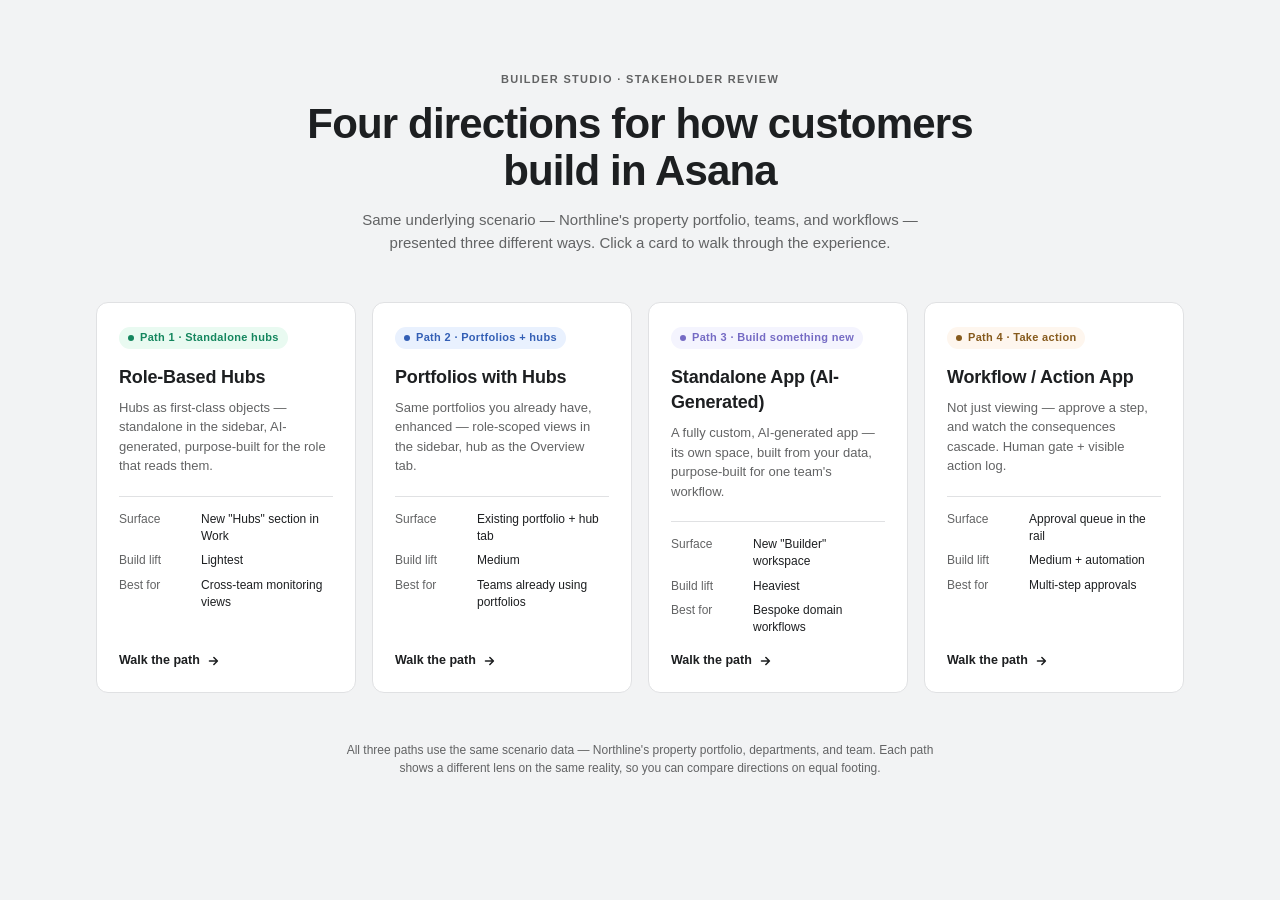
<file: builder-studio.html>
<!doctype html>
<html lang="en">
<head>
  <meta charset="utf-8">
  <title>Builder Studio — Stakeholder Review</title>
  <link rel="stylesheet" href="https://petertravis.github.io/object-detail-components/tokens.css?v=6">
  <link rel="stylesheet" href="https://petertravis.github.io/object-detail-components/components.css?v=6">
  <style>
    /* ═══════════════════════════════════════════════════════════════════
       BUILDER STUDIO — 3-PATH STAKEHOLDER PROTOTYPE
       Landing page + 3 click-through paths. Same underlying scenario data
       (Northline / Bozzuto property portfolio) rendered as 3 different
       product directions.
       ═══════════════════════════════════════════════════════════════════ */

    :root {
      /* The internal code paths keep their p1/p2 names — we swap the VALUES
         so what the user calls "Path 1 · Standalone Hubs" is green (internal
         Path 2 code) and "Path 2 · Portfolios+Hubs" is blue (internal Path 1). */
      --accent-p1: var(--primary-text);
      --accent-p1-bg: var(--selected-background);
      --accent-p1-border: var(--selected-border);
      --accent-p2: var(--success-text);
      --accent-p2-bg: var(--success-background);
      --accent-p2-border: var(--success-border);
      --accent-p3: var(--beta-text);
      --accent-p3-bg: var(--beta-background);
      --accent-p3-border: var(--beta-border);
      /* Path 4 — Workflow/Action App. Amber signals action needed / approval. */
      --accent-p4: var(--warning-text);
      --accent-p4-bg: var(--warning-background);
      --accent-p4-border: var(--warning-border);
    }

    html, body { height: 100%; }
    body { overflow: hidden; }

    /* ── Landing page ─────────────────────────────────────────── */
    .studio-landing {
      display: flex; flex-direction: column;
      align-items: center; justify-content: flex-start;
      height: 100vh; overflow-y: auto;
      background: var(--background-medium);
      padding: 72px 40px 60px;
    }
    .studio-landing__eyebrow {
      font-size: 11px; font-weight: 700; letter-spacing: 0.12em;
      text-transform: uppercase; color: var(--text-weak);
      margin-bottom: 14px;
    }
    .studio-landing__title {
      font-size: 42px; font-weight: 700; letter-spacing: -0.02em;
      line-height: 1.1; color: var(--text);
      max-width: 760px; text-align: center; margin-bottom: 14px;
    }
    .studio-landing__sub {
      font-size: 15px; line-height: 1.55; color: var(--text-weak);
      max-width: 620px; text-align: center; margin-bottom: 48px;
    }
    .studio-cards {
      display: grid; grid-template-columns: repeat(4, 260px);
      gap: 16px; max-width: 1160px;
    }
    @media (max-width: 1180px) {
      .studio-cards { grid-template-columns: repeat(2, 280px); max-width: 620px; }
    }
    @media (max-width: 720px) {
      .studio-cards { grid-template-columns: 1fr; max-width: 400px; }
    }
    .studio-card {
      background: var(--background-weak); border: 1px solid var(--border);
      border-radius: 12px; padding: 24px 22px 22px;
      display: flex; flex-direction: column;
      cursor: pointer; text-decoration: none; color: inherit;
      transition: box-shadow var(--duration) var(--ease),
                  border-color var(--duration) var(--ease),
                  transform var(--duration) var(--ease);
    }
    .studio-card:hover {
      box-shadow: var(--shadow-md); border-color: var(--border-strong);
      transform: translateY(-2px);
    }
    .studio-card__badge {
      display: inline-flex; align-items: center; gap: 6px;
      align-self: flex-start;
      padding: 3px 9px; border-radius: 20px;
      font-size: 11px; font-weight: 600; letter-spacing: 0.03em;
      margin-bottom: 16px;
    }
    .studio-card--p1 .studio-card__badge { background: var(--accent-p1-bg); color: var(--accent-p1); }
    .studio-card--p2 .studio-card__badge { background: var(--accent-p2-bg); color: var(--accent-p2); }
    .studio-card--p3 .studio-card__badge { background: var(--accent-p3-bg); color: var(--accent-p3); }
    .studio-card--p4 .studio-card__badge { background: var(--accent-p4-bg); color: var(--accent-p4); }
    .studio-card__badge-dot {
      width: 6px; height: 6px; border-radius: 50%; background: currentColor;
    }
    .studio-card__title {
      font-size: 18px; font-weight: 700; letter-spacing: -0.01em;
      color: var(--text); margin-bottom: 8px;
    }
    .studio-card__one-liner {
      font-size: 13px; line-height: 1.5; color: var(--text-weak);
      margin-bottom: 20px;
    }
    .studio-card__facts {
      display: flex; flex-direction: column; gap: 8px; padding: 14px 0 16px;
      border-top: 1px solid var(--border);
    }
    .studio-card__fact {
      display: flex; gap: 8px; font-size: 12px; color: var(--text-weak);
      line-height: 1.4;
    }
    .studio-card__fact-label {
      color: var(--text-weak); font-weight: 500; min-width: 74px; flex-shrink: 0;
    }
    .studio-card__fact-value { color: var(--text); }
    .studio-card__enter {
      display: inline-flex; align-items: center; gap: 6px;
      font-size: 12.5px; font-weight: 600; color: var(--text);
      margin-top: auto;
    }
    .studio-card__enter svg {
      width: 14px; height: 14px;
      transition: transform var(--duration) var(--ease);
    }
    .studio-card:hover .studio-card__enter svg { transform: translateX(3px); }

    .studio-landing__footer {
      margin-top: 48px; font-size: 12px; color: var(--text-weak);
      text-align: center; max-width: 620px; line-height: 1.55;
    }

    /* ── Common path-frame chrome (top bar with back + step nav) ──── */
    .path-frame {
      display: none; flex-direction: column;
      height: 100vh; overflow: hidden;
      background: var(--background-weak);
    }
    .path-frame--active { display: flex; }
    .path-frame__topbar {
      display: flex; align-items: center; justify-content: space-between;
      padding: 10px 20px;
      background: var(--background-weak);
      border-bottom: 1px solid var(--border);
      flex-shrink: 0;
    }
    .path-back {
      display: inline-flex; align-items: center; gap: 6px;
      padding: 6px 12px 6px 8px; border-radius: 6px;
      background: none; border: 1px solid var(--border);
      color: var(--text-weak); font-size: 12.5px; font-weight: 500;
      cursor: pointer; font-family: inherit;
      transition: background var(--duration) var(--ease), color var(--duration) var(--ease);
    }
    .path-back:hover { background: var(--background-hover); color: var(--text); }
    .path-back svg { width: 12px; height: 12px; }
    .path-crumb {
      display: inline-flex; align-items: center; gap: 8px;
      font-size: 12.5px; color: var(--text-weak);
    }
    .path-crumb__badge {
      display: inline-flex; align-items: center; gap: 6px;
      padding: 2px 8px; border-radius: 20px;
      font-size: 11px; font-weight: 600; letter-spacing: 0.03em;
    }
    .path-crumb__badge--p1 { background: var(--accent-p1-bg); color: var(--accent-p1); }
    .path-crumb__badge--p2 { background: var(--accent-p2-bg); color: var(--accent-p2); }
    .path-crumb__badge--p3 { background: var(--accent-p3-bg); color: var(--accent-p3); }
    .path-crumb__badge--p4 { background: var(--accent-p4-bg); color: var(--accent-p4); }
    .path-steps {
      display: inline-flex; gap: 4px; align-items: center;
    }
    .path-step {
      display: inline-flex; align-items: center; gap: 6px;
      padding: 5px 12px; border-radius: 6px;
      background: none; border: none; cursor: pointer;
      font-size: 12px; color: var(--text-weak); font-family: inherit;
      transition: background var(--duration) var(--ease), color var(--duration) var(--ease);
    }
    .path-step:hover { background: var(--background-hover); color: var(--text); }
    .path-step--active { background: var(--background-active); color: var(--text); font-weight: 500; }
    .path-step__num {
      width: 18px; height: 18px; border-radius: 50%;
      background: var(--background-strong); color: var(--text-weak);
      font-size: 10.5px; font-weight: 700;
      display: inline-flex; align-items: center; justify-content: center;
    }
    .path-step--active .path-step__num { background: var(--text); color: var(--background-weak); }

    .path-frame__body { flex: 1; min-height: 0; overflow: hidden; position: relative; }
    /* Hide the step nav for paths where sidebar navigation drives the flow */
    .path-frame[data-hide-steps="true"] .path-steps { display: none; }

    /* Path-1 specific styles go in the "Path 1" section below */
    /* Path-2 specific styles go in the "Path 2" section below */
    /* Path-3 specific styles go in the "Path 3" section below */

    /* ══════════════════════════════════════════════════════════════════
       PATH 1 — Role-Based Views/Groupings
       Uses an Asana-portfolio-like surface. No new object, no new page —
       just filters + groupings applied to what already exists.
       ══════════════════════════════════════════════════════════════════ */
    .p1-shell {
      display: grid; grid-template-columns: 200px 1fr;
      height: 100%; background: var(--background-weak);
    }
    .p1-side {
      background: var(--background-medium);
      border-right: 1px solid var(--border);
      padding: 12px 8px; overflow-y: auto;
    }
    .p1-side-head {
      display: flex; align-items: center; gap: 8px;
      padding: 8px 10px 12px; font-weight: 600; color: var(--text);
      font-size: 13px;
    }
    .p1-side-head__badge {
      width: 22px; height: 22px; border-radius: 5px;
      background: #f97316; color: #fff;
      display: inline-flex; align-items: center; justify-content: center;
      font-size: 11px; font-weight: 700;
    }
    .p1-side-section {
      font-size: 10px; letter-spacing: 0.06em; font-weight: 700;
      text-transform: uppercase; color: var(--text-weak);
      padding: 14px 10px 6px;
    }
    .p1-side-item {
      display: flex; align-items: center; gap: 8px;
      padding: 6px 10px; border-radius: 6px;
      font-size: 12.5px; color: var(--text-weak); cursor: pointer;
      transition: background var(--duration) var(--ease), color var(--duration) var(--ease);
    }
    .p1-side-item:hover { background: var(--background-hover); color: var(--text); }
    .p1-side-item--active { background: var(--background-active); color: var(--text); font-weight: 500; }
    .p1-side-item svg { width: 14px; height: 14px; }

    .p1-main {
      display: flex; flex-direction: column; overflow: hidden;
      background: var(--background-weak);
    }
    .p1-portfolio-head {
      padding: 20px 32px 8px;
      border-bottom: 1px solid var(--border);
    }
    .p1-portfolio-head__breadcrumb {
      font-size: 11.5px; color: var(--text-weak); margin-bottom: 6px;
    }
    .p1-portfolio-head__title {
      font-size: 22px; font-weight: 700; letter-spacing: -0.015em;
      color: var(--text); margin-bottom: 2px;
    }
    .p1-portfolio-head__sub {
      font-size: 12.5px; color: var(--text-weak); margin-bottom: 14px;
    }
    .p1-tabs { display: flex; gap: 4px; }
    .p1-tab {
      padding: 8px 12px; font-size: 12.5px; color: var(--text-weak);
      background: none; border: none; cursor: pointer; font-family: inherit;
      border-bottom: 2px solid transparent; margin-bottom: -1px;
      transition: color var(--duration) var(--ease), border-color var(--duration) var(--ease);
    }
    .p1-tab:hover { color: var(--text); }
    .p1-tab--active { color: var(--text); border-bottom-color: var(--text); font-weight: 500; }

    .p1-toolbar {
      display: flex; align-items: center; gap: 10px;
      padding: 12px 32px; border-bottom: 1px solid var(--border);
      background: var(--background-weak);
    }
    .p1-chip {
      display: inline-flex; align-items: center; gap: 6px;
      padding: 5px 10px 5px 8px; border-radius: 6px;
      background: var(--background-medium); border: 1px solid var(--border);
      color: var(--text); font-size: 12px; font-weight: 500;
      cursor: pointer; font-family: inherit;
      transition: background var(--duration) var(--ease), border-color var(--duration) var(--ease);
    }
    .p1-chip:hover { background: var(--background-strong); }
    .p1-chip svg { width: 12px; height: 12px; }
    .p1-chip--active {
      background: var(--selected-background); border-color: var(--selected-border);
      color: var(--selected-text);
    }
    .p1-role-chip {
      background: var(--background-medium); border: 1px dashed var(--border-strong);
    }
    .p1-role-chip--active {
      background: var(--accent-p1-bg); border-style: solid; border-color: var(--accent-p1-border);
      color: var(--accent-p1);
    }
    .p1-role-chip__label {
      font-size: 10.5px; letter-spacing: 0.04em; text-transform: uppercase;
      opacity: 0.7; font-weight: 700;
    }

    .p1-callout {
      margin: 14px 32px 0;
      background: var(--accent-p1-bg); border: 1px solid var(--accent-p1-border);
      border-radius: 8px; padding: 12px 16px;
      display: flex; gap: 12px; align-items: flex-start;
    }
    .p1-callout__icon {
      width: 22px; height: 22px; border-radius: 50%;
      background: var(--accent-p1); color: #fff;
      display: inline-flex; align-items: center; justify-content: center;
      flex-shrink: 0; margin-top: 1px;
    }
    .p1-callout__icon svg { width: 12px; height: 12px; }
    .p1-callout__body { color: var(--accent-p1); font-size: 12.5px; line-height: 1.5; }
    .p1-callout__body strong { color: var(--accent-p1); }

    .p1-table-wrap { padding: 16px 32px 32px; overflow-y: auto; flex: 1; }
    .p1-table {
      width: 100%; background: var(--background-weak);
      border: 1px solid var(--border); border-radius: 10px;
      border-collapse: separate; border-spacing: 0;
      overflow: hidden; box-shadow: var(--shadow-sm);
    }
    .p1-table th, .p1-table td {
      padding: 10px 14px; text-align: left; font-size: 12.5px;
      border-bottom: 1px solid var(--border); vertical-align: middle;
    }
    .p1-table th {
      background: var(--background-medium); color: var(--text-weak);
      font-size: 11px; letter-spacing: 0.04em;
      text-transform: uppercase; font-weight: 600;
    }
    .p1-table tr:last-child td { border-bottom: none; }
    .p1-table tr:hover td { background: var(--background-hover); }
    .p1-table__group-row td {
      background: var(--background-medium); color: var(--text-weak);
      font-size: 11px; font-weight: 700; letter-spacing: 0.05em;
      text-transform: uppercase; padding: 8px 14px;
    }
    .p1-cell-name { font-weight: 500; color: var(--text); }
    .p1-cell-locked {
      display: inline-flex; align-items: center; gap: 6px;
    }
    .p1-cell-locked svg { width: 10px; height: 10px; color: var(--text-weak); }
    .p1-cell-mgr {
      display: inline-flex; align-items: center; gap: 6px; white-space: nowrap;
    }
    .p1-cell-mgr__avatar {
      width: 20px; height: 20px; border-radius: 50%; color: #fff;
      font-size: 9.5px; font-weight: 700;
      display: inline-flex; align-items: center; justify-content: center;
      flex-shrink: 0;
    }
    .p1-cell-occ {
      display: inline-flex; align-items: center; gap: 8px;
    }
    .p1-cell-occ__bar {
      width: 44px; height: 5px; background: var(--background-strong);
      border-radius: 3px; overflow: hidden;
    }
    .p1-cell-occ__fill {
      height: 100%; border-radius: 3px;
    }
    .p1-cell-badge {
      display: inline-flex; padding: 2px 8px; border-radius: 4px;
      font-size: 11px; font-weight: 500;
    }
    .p1-cell-badge--warning { background: var(--warning-background); color: var(--warning-text); }
    .p1-cell-badge--success { background: var(--success-background); color: var(--success-text); }
    .p1-cell-badge--primary { background: var(--selected-background); color: var(--selected-text); }
    .p1-cell-badge--danger  { background: var(--danger-background);  color: var(--danger-text);  }

    /* Shared Asana chrome — icon rail (60px) + rest (secondary panel + main) */
    .asana-frame {
      display: grid; grid-template-columns: 60px 1fr;
      height: 100%; background: var(--background-medium);
    }
    /* Plain sidebar header (no colored workspace badge) */
    .p1-side-head--plain {
      font-weight: 700; color: var(--text);
      padding: 12px 12px 8px;
    }
    /* Highlighted sidebar section label — used for the "Hubs" section that
       Path 2 introduces */
    .p1-side-section--accent { color: var(--accent-p2); }

    /* Path 1 tab bodies — Overview / Tasks / Projects / Team */
    .p1-tab-body { overflow-y: auto; flex: 1; }
    .p1-panel { padding: 16px 32px 32px; }
    .p1-panel__kpis {
      display: grid; grid-template-columns: repeat(4, 1fr);
      gap: 12px; margin-bottom: 20px;
    }
    .p1-panel__two-col {
      display: grid; grid-template-columns: 1fr 1fr; gap: 16px;
    }

    /* Projects tab */
    .p1-projects-grid {
      display: grid; grid-template-columns: repeat(auto-fill, minmax(300px, 1fr));
      gap: 12px;
    }
    .p1-project-card {
      background: var(--background-weak); border: 1px solid var(--border);
      border-radius: 10px; padding: 14px 16px 12px;
    }
    .p1-project-card__head { display: flex; align-items: center; gap: 10px; margin-bottom: 12px; }
    .p1-project-card__icon {
      width: 32px; height: 32px; border-radius: 7px;
      background: var(--background-medium); color: var(--text-weak);
      display: inline-flex; align-items: center; justify-content: center; flex-shrink: 0;
    }
    .p1-project-card__icon svg { width: 15px; height: 15px; }
    .p1-project-card__title { font-size: 13px; font-weight: 600; color: var(--text); }
    .p1-project-card__meta { font-size: 11.5px; color: var(--text-weak); margin-top: 2px; }
    .p1-project-card__bar {
      height: 5px; background: var(--background-strong); border-radius: 3px; overflow: hidden;
    }
    .p1-project-card__bar span { display: block; height: 100%; border-radius: 3px; }

    /* Path 1 Builder mode (AI prompt → building → publish) */
    .p1-builder { display: flex; flex-direction: column; height: 100%; background: var(--background-weak); }
    .p1-builder__header {
      display: flex; align-items: center; justify-content: space-between;
      padding: 10px 20px;
      border-bottom: 1px solid var(--border);
      flex-shrink: 0;
    }
    .p1-builder__title {
      display: inline-flex; align-items: center; gap: 8px;
      font-size: 12.5px; color: var(--text-weak);
    }
    .p1-builder__title strong { color: var(--text); font-weight: 500; }
    .p1-builder__cancel {
      padding: 5px 12px; border-radius: 6px;
      background: none; border: 1px solid var(--border);
      color: var(--text); font-size: 12.5px; font-weight: 500;
      cursor: pointer; font-family: inherit;
      transition: background var(--duration) var(--ease);
    }
    .p1-builder__cancel:hover { background: var(--background-medium); }
    .p1-builder__publish {
      padding: 5px 14px; border-radius: 6px;
      background: var(--accent-p1); border: 1px solid var(--accent-p1);
      color: #fff; font-size: 12.5px; font-weight: 600;
      cursor: pointer; font-family: inherit;
      transition: opacity var(--duration) var(--ease);
    }
    .p1-builder__publish:hover { opacity: 0.9; }
    .p1-builder__split { flex: 1; display: grid; grid-template-columns: 340px 1fr; overflow: hidden; }
    .p1-builder__preview {
      background: var(--background-medium);
      overflow: auto; position: relative;
      padding: 20px;
      display: flex; align-items: flex-start; justify-content: center;
    }
    .p1-builder__preview-chrome {
      width: 100%;
      background: var(--background-weak);
      border: 1px solid var(--border); border-radius: 10px;
      box-shadow: var(--shadow-md);
      overflow: hidden;
    }
    /* Shrink the real app shell to fit the preview area while keeping every
       detail (sidebar, tabs, filter chips, real table columns) visible. */
    .p1-builder__preview-shell {
      zoom: 0.8;
      height: 640px;
    }

    /* Team tab */
    .p1-team-grid {
      display: grid; grid-template-columns: repeat(auto-fill, minmax(280px, 1fr));
      gap: 12px;
    }
    .p1-team-card {
      background: var(--background-weak); border: 1px solid var(--border);
      border-radius: 10px; padding: 14px 16px;
    }
    .p1-team-card__head { display: flex; align-items: center; gap: 12px; }
    .p1-team-card__name { font-size: 13.5px; font-weight: 600; color: var(--text); }
    .p1-team-card__role { font-size: 11.5px; color: var(--text-weak); margin-top: 2px; }
    .p1-team-card__foot {
      padding-top: 10px; margin-top: 12px;
      border-top: 1px solid var(--border);
      font-size: 11.5px; color: var(--text-weak);
    }

    /* ══════════════════════════════════════════════════════════════════
       AI-CHAT MODULE (ported + slimmed from asana-tables-v2.html)
       Reusable in both Path 2 (step 3) and Path 3 (step 2).
       Class prefix: .aic-*
       ══════════════════════════════════════════════════════════════════ */

    /* Empty-state prompt hero — used in Path 3 step 2 */
    .aic-hero {
      display: flex; flex-direction: column; align-items: center;
      padding: 52px 24px 48px; max-width: 620px; margin: 0 auto;
    }
    .aic-hero__icon {
      width: 52px; height: 52px; background: #fff0ee; border-radius: 50%;
      display: flex; align-items: center; justify-content: center;
      margin-bottom: 16px; color: #f97316;
    }
    .aic-hero__icon svg { width: 22px; height: 22px; }
    .aic-hero__headline {
      font-size: 22px; font-weight: 700; color: var(--text);
      text-align: center; margin-bottom: 20px; line-height: 1.35;
    }
    .aic-input-card {
      width: 100%; background: var(--background-weak);
      border: 1px solid var(--border); border-radius: 12px;
      overflow: hidden; box-shadow: var(--shadow-sm);
      transition: border-color var(--duration) var(--ease), box-shadow var(--duration) var(--ease);
      margin-bottom: 14px;
    }
    .aic-input-card:focus-within { border-color: var(--border-strong); box-shadow: var(--shadow-md); }
    .aic-input-textarea {
      width: 100%; min-height: 82px; padding: 14px 16px 6px;
      font-size: 14px; font-family: inherit; color: var(--text);
      background: none; border: none; outline: none; resize: none; line-height: 22px;
    }
    .aic-input-textarea::placeholder { color: var(--text-weak); }
    .aic-input-footer {
      display: flex; align-items: center; justify-content: space-between; padding: 6px 10px;
    }
    .aic-input-tools { display: flex; align-items: center; gap: 2px; }
    .aic-tool-btn {
      width: 28px; height: 28px; border-radius: 6px; border: none;
      background: none; color: var(--icon); cursor: pointer;
      display: flex; align-items: center; justify-content: center;
      transition: background var(--duration) var(--ease), color var(--duration) var(--ease);
    }
    .aic-tool-btn:hover { background: var(--background-medium); color: var(--icon-hover); }
    .aic-tool-btn svg { width: 15px; height: 15px; }
    .aic-submit-btn {
      width: 30px; height: 30px; border-radius: 50%; border: none;
      background: var(--text); color: #fff; cursor: pointer;
      display: flex; align-items: center; justify-content: center; flex-shrink: 0;
      transition: opacity var(--duration) var(--ease);
    }
    .aic-submit-btn:hover { opacity: 0.82; }
    .aic-submit-btn svg { width: 14px; height: 14px; }

    /* Featured suggestion cards below input */
    .aic-feat-label {
      font-size: 13px; font-weight: 600; color: var(--text);
      align-self: flex-start; margin: 18px 0 12px;
    }
    .aic-feat-grid {
      display: grid; grid-template-columns: repeat(3, 1fr);
      gap: 12px; width: 100%;
    }
    .aic-feat-card {
      background: var(--background-weak); border: 1px solid var(--border);
      border-radius: 10px; padding: 16px 14px; cursor: pointer;
      display: flex; flex-direction: column; align-items: center; text-align: center;
      transition: border-color var(--duration) var(--ease), box-shadow var(--duration) var(--ease);
      font-family: inherit;
    }
    .aic-feat-card:hover { border-color: var(--border-strong); box-shadow: var(--shadow-sm); }
    .aic-feat-icon {
      width: 36px; height: 36px; background: #fff0ee; border-radius: 50%;
      display: flex; align-items: center; justify-content: center;
      margin-bottom: 10px; color: #f97316; flex-shrink: 0;
    }
    .aic-feat-icon svg { width: 16px; height: 16px; }
    .aic-feat-title { font-size: 12.5px; font-weight: 600; color: var(--text); margin-bottom: 4px; line-height: 1.35; }
    .aic-feat-desc { font-size: 11.5px; color: var(--text-weak); line-height: 1.4; }

    /* Chat panel (side rail on Path 2 step 3, embedded on Path 3 step 2 building state) */
    .aic-panel {
      width: 340px; flex-shrink: 0;
      display: flex; flex-direction: column;
      background: var(--background-weak);
      border-right: 1px solid var(--border);
    }
    .aic-panel__crumb {
      height: 38px; flex-shrink: 0; padding: 0 16px;
      border-bottom: 1px solid var(--border);
      display: flex; align-items: center;
      font-size: 12.5px; color: var(--text-weak); gap: 5px;
    }
    .aic-panel__crumb strong { color: var(--text); font-weight: 500; }
    .aic-panel__body {
      flex: 1; overflow-y: auto; padding: 18px 16px 10px;
      display: flex; flex-direction: column; gap: 14px;
    }
    .aic-panel__footer {
      flex-shrink: 0; padding: 10px 12px 12px;
      border-top: 1px solid var(--border);
    }
    .aic-followup-wrap {
      border: 1px solid var(--border); border-radius: 10px;
      overflow: hidden; background: var(--background-medium);
      transition: border-color var(--duration) var(--ease), background var(--duration) var(--ease);
    }
    .aic-followup-wrap:focus-within { background: var(--background-weak); border-color: var(--border-strong); }
    .aic-followup-textarea {
      width: 100%; padding: 9px 12px 4px; font-size: 13px;
      font-family: inherit; color: var(--text);
      background: none; border: none; outline: none;
      resize: none; min-height: 34px; max-height: 90px; line-height: 20px; display: block;
    }
    .aic-followup-textarea::placeholder { color: var(--text-weak); }
    .aic-followup-row {
      display: flex; align-items: center; justify-content: flex-end; padding: 3px 8px 6px;
    }
    .aic-followup-send {
      width: 24px; height: 24px; border-radius: 50%; border: none;
      background: var(--text); color: #fff; cursor: pointer;
      display: flex; align-items: center; justify-content: center;
      transition: opacity var(--duration) var(--ease);
    }
    .aic-followup-send:hover { opacity: 0.80; }
    .aic-followup-send svg { width: 12px; height: 12px; }

    /* Chat bubbles */
    .aic-user-bubble {
      max-width: 260px; align-self: flex-end;
      background: #fff1c2;
      border-radius: 12px 12px 4px 12px;
      padding: 10px 13px; font-size: 13.5px; color: var(--text); line-height: 1.4;
    }
    .aic-ai-text { font-size: 13.5px; color: var(--text); line-height: 1.55; }
    .aic-ai-text p { margin: 0 0 6px; }
    .aic-ai-text p:last-child { margin-bottom: 0; }
    .aic-ai-text ul { padding-left: 18px; margin: 4px 0 8px; display: flex; flex-direction: column; gap: 3px; }
    .aic-ai-text li { font-size: 13.5px; line-height: 1.5; }
    .aic-ai-text strong { color: var(--text); font-weight: 600; }
    .aic-status-row {
      display: flex; align-items: center; gap: 8px; font-size: 12.5px;
      color: var(--text-weak);
    }
    .aic-status-row--done { color: var(--success-text); }
    .aic-spinner {
      width: 14px; height: 14px;
      border: 2px solid rgba(196,124,0,0.25);
      border-top-color: #c47c00;
      border-radius: 50%;
      animation: aic-spin 0.8s linear infinite; flex-shrink: 0;
    }
    .aic-check {
      width: 14px; height: 14px; border-radius: 50%;
      background: var(--success-text); color: #fff;
      display: inline-flex; align-items: center; justify-content: center; flex-shrink: 0;
    }
    .aic-check svg { width: 8px; height: 8px; }
    @keyframes aic-spin { to { transform: rotate(360deg); } }

    /* ══════════════════════════════════════════════════════════════════
       PATH 2 — Portfolio-as-Hub with AI
       Reuses the p1-shell chrome (portfolio surface) but adds:
       - a "Hub mode" toggle in the toolbar
       - a hub layout (KPI strip + widgets) that replaces the list
       - a side chat panel for AI refinement
       - role tabs, connected-record slide-in, leadership cut
       ══════════════════════════════════════════════════════════════════ */

    .p2-hub-toggle {
      display: inline-flex; align-items: center; gap: 6px;
      padding: 5px 10px; border-radius: 6px;
      border: 1px solid var(--border);
      background: var(--background-weak); color: var(--text-weak);
      font-size: 12px; font-weight: 500; font-family: inherit;
      cursor: pointer;
      transition: background var(--duration) var(--ease), color var(--duration) var(--ease);
    }
    .p2-hub-toggle:hover { background: var(--background-medium); color: var(--text); }
    .p2-hub-toggle--active {
      background: var(--accent-p2-bg); border-color: var(--accent-p2-border);
      color: var(--accent-p2);
    }
    .p2-hub-toggle svg { width: 13px; height: 13px; }

    /* Hub layout — dashboard-style widget grid */
    .p2-hub {
      padding: 20px 32px 40px;
      display: grid; gap: 16px; overflow-y: auto;
      grid-template-columns: 2fr 1fr;
    }
    .p2-hub__kpi-row {
      grid-column: 1 / -1;
      display: grid; grid-template-columns: repeat(4, 1fr); gap: 12px;
    }
    .p2-kpi {
      background: var(--background-weak); border: 1px solid var(--border);
      border-radius: 10px; padding: 14px 16px;
    }
    .p2-kpi__label {
      font-size: 10.5px; letter-spacing: 0.05em; text-transform: uppercase;
      font-weight: 700; color: var(--text-weak); margin-bottom: 6px;
    }
    .p2-kpi__value {
      font-size: 24px; font-weight: 700; letter-spacing: -0.015em;
      color: var(--text); line-height: 1.1;
    }
    .p2-kpi__sub { font-size: 11.5px; color: var(--text-weak); margin-top: 4px; }
    .p2-kpi__value--warn { color: var(--warning-text); }
    .p2-kpi__value--good { color: var(--success-text); }

    .p2-widget {
      background: var(--background-weak); border: 1px solid var(--border);
      border-radius: 10px; overflow: hidden;
    }
    .p2-widget__head {
      display: flex; align-items: center; justify-content: space-between;
      padding: 12px 16px; border-bottom: 1px solid var(--border);
    }
    .p2-widget__title { font-size: 13px; font-weight: 600; color: var(--text); }
    .p2-widget__meta { font-size: 11.5px; color: var(--text-weak); }
    .p2-widget__body { padding: 10px 12px 12px; }

    /* Property cards grid (inside a widget) */
    .p2-prop-grid {
      display: grid; gap: 8px;
      grid-template-columns: repeat(auto-fill, minmax(140px, 1fr));
    }
    .p2-prop-card {
      background: var(--background-medium); border-radius: 8px;
      padding: 10px 12px; cursor: pointer;
      transition: background var(--duration) var(--ease);
    }
    .p2-prop-card:hover { background: var(--background-strong); }
    .p2-prop-card__name {
      font-size: 12px; font-weight: 600; color: var(--text);
      white-space: nowrap; overflow: hidden; text-overflow: ellipsis;
      margin-bottom: 4px;
    }
    .p2-prop-card__meta { font-size: 11px; color: var(--text-weak); }

    /* Activity feed inside a widget */
    .p2-activity {
      display: flex; flex-direction: column; gap: 10px;
    }
    .p2-activity__item {
      display: flex; gap: 10px; padding: 8px 0;
      border-bottom: 1px solid var(--border);
    }
    .p2-activity__item:last-child { border-bottom: none; padding-bottom: 0; }
    .p2-activity__avatar {
      width: 24px; height: 24px; border-radius: 50%; color: #fff;
      font-size: 9.5px; font-weight: 700; flex-shrink: 0;
      display: flex; align-items: center; justify-content: center;
    }
    .p2-activity__body { font-size: 12px; color: var(--text); line-height: 1.4; }
    .p2-activity__body strong { font-weight: 600; }
    .p2-activity__time { font-size: 11px; color: var(--text-weak); margin-top: 2px; }

    /* Cross-portfolio task list widget */
    .p2-tasks {
      display: flex; flex-direction: column;
    }
    .p2-task {
      display: grid;
      grid-template-columns: 20px 1fr 130px 90px;
      align-items: center;
      gap: 10px; padding: 8px 4px;
      border-bottom: 1px solid var(--border);
      font-size: 12.5px;
    }
    .p2-task:last-child { border-bottom: none; }
    .p2-task__check {
      width: 16px; height: 16px; border: 1.5px solid var(--border-strong);
      border-radius: 50%;
    }
    .p2-task__name { color: var(--text); }
    .p2-task__prop { color: var(--text-weak); font-size: 12px; }
    .p2-task__badge {
      display: inline-flex; padding: 2px 8px; border-radius: 4px;
      font-size: 11px; font-weight: 500; align-self: center; justify-self: end;
    }

    /* Role tabs (Step 4) */
    .p2-role-tabs {
      display: flex; gap: 4px; padding: 12px 32px 0;
      background: var(--background-weak);
      border-bottom: 1px solid var(--border);
    }
    .p2-role-tab {
      padding: 8px 14px; font-size: 12.5px; color: var(--text-weak);
      background: none; border: none; cursor: pointer; font-family: inherit;
      border-bottom: 2px solid transparent; margin-bottom: -1px;
      transition: color var(--duration) var(--ease), border-color var(--duration) var(--ease);
    }
    .p2-role-tab:hover { color: var(--text); }
    .p2-role-tab--active {
      color: var(--accent-p2); border-bottom-color: var(--accent-p2);
      font-weight: 500;
    }

    /* Split view: chat panel + hub (Step 3) */
    .p2-split {
      display: grid; grid-template-columns: 340px 1fr;
      height: 100%; overflow: hidden;
    }

    /* Connected records slide-in panel (Step 5) */
    .p2-connections {
      position: absolute; top: 0; right: 0; bottom: 0; width: 400px;
      background: var(--background-weak); border-left: 1px solid var(--border);
      box-shadow: -12px 0 30px rgba(0,0,0,0.06);
      display: flex; flex-direction: column;
      transform: translateX(0);
      z-index: 10;
    }
    .p2-connections__head {
      display: flex; align-items: center; justify-content: space-between;
      padding: 14px 20px; border-bottom: 1px solid var(--border);
    }
    .p2-connections__title { font-size: 14px; font-weight: 700; color: var(--text); }
    .p2-connections__close {
      width: 26px; height: 26px; border: none; background: none;
      color: var(--text-weak); cursor: pointer; border-radius: 5px;
      display: inline-flex; align-items: center; justify-content: center;
    }
    .p2-connections__close:hover { background: var(--background-medium); color: var(--text); }
    .p2-connections__close svg { width: 14px; height: 14px; }
    .p2-connections__body {
      flex: 1; overflow-y: auto; padding: 12px 20px;
    }
    .p2-conn-section-title {
      font-size: 10.5px; letter-spacing: 0.06em; text-transform: uppercase;
      font-weight: 700; color: var(--text-weak);
      padding: 14px 0 8px;
    }
    .p2-conn-row {
      display: flex; align-items: center; gap: 10px; padding: 8px 0;
      border-bottom: 1px solid var(--border);
      font-size: 12.5px; color: var(--text);
    }
    .p2-conn-row:last-child { border-bottom: none; }
    .p2-conn-row__icon {
      width: 24px; height: 24px; border-radius: 5px;
      background: var(--background-medium); color: var(--text-weak);
      display: inline-flex; align-items: center; justify-content: center;
      flex-shrink: 0;
    }
    .p2-conn-row__icon svg { width: 12px; height: 12px; }
    .p2-conn-row__body { flex: 1; }
    .p2-conn-row__meta { font-size: 11px; color: var(--text-weak); margin-top: 2px; }

    /* ══════════════════════════════════════════════════════════════════
       PATH 3 — Standalone App (AI-Generated)
       Builder entry → AI prompt → app list → the app → access placeholder
       ══════════════════════════════════════════════════════════════════ */

    .p3-shell {
      display: grid; grid-template-columns: 200px 1fr;
      height: 100%; background: var(--background-weak);
    }
    .p3-side { background: var(--background-medium); border-right: 1px solid var(--border); padding: 12px 8px; overflow-y: auto; }
    /* Reuses .p1-side-head, .p1-side-item pattern */
    .p3-side-item-new {
      display: flex; align-items: center; gap: 8px;
      padding: 6px 10px; border-radius: 6px;
      font-size: 12.5px; color: var(--accent-p3); cursor: pointer;
      font-weight: 600;
      background: var(--accent-p3-bg); border: 1px dashed var(--accent-p3-border);
      margin: 4px;
    }
    .p3-side-item-new svg { width: 14px; height: 14px; }
    .p3-side-item-new-badge {
      margin-left: auto; font-size: 10px; font-weight: 700;
      background: var(--accent-p3); color: #fff;
      padding: 1px 6px; border-radius: 10px;
    }
    .p3-side-item--active-purple {
      background: var(--accent-p3-bg); color: var(--accent-p3); font-weight: 500;
    }

    .p3-main {
      display: flex; flex-direction: column; overflow: hidden;
    }

    /* Step 1: Builder landing page (empty state) */
    .p3-landing {
      flex: 1; overflow-y: auto;
      padding: 48px 40px 40px;
    }
    .p3-landing__header {
      display: flex; align-items: center; gap: 10px;
      margin-bottom: 6px;
    }
    .p3-landing__badge {
      display: inline-flex; align-items: center; gap: 6px;
      padding: 2px 8px; border-radius: 20px;
      background: var(--accent-p3-bg); color: var(--accent-p3);
      font-size: 11px; font-weight: 700; letter-spacing: 0.03em;
    }
    .p3-landing__title {
      font-size: 26px; font-weight: 700; letter-spacing: -0.015em;
      color: var(--text); margin-bottom: 8px;
    }
    .p3-landing__sub {
      font-size: 13.5px; color: var(--text-weak); line-height: 1.55;
      max-width: 560px; margin-bottom: 32px;
    }
    .p3-landing__actions {
      display: flex; gap: 12px; margin-bottom: 40px;
    }
    .p3-landing-btn {
      display: inline-flex; align-items: center; gap: 8px;
      padding: 10px 16px; border-radius: 8px;
      font-size: 13px; font-weight: 600; font-family: inherit;
      cursor: pointer; border: 1px solid var(--border);
      background: var(--background-weak); color: var(--text);
      transition: background var(--duration) var(--ease), border-color var(--duration) var(--ease);
    }
    .p3-landing-btn--primary {
      background: var(--accent-p3); border-color: var(--accent-p3); color: #fff;
    }
    .p3-landing-btn--primary:hover { opacity: 0.9; }
    .p3-landing-btn:hover { background: var(--background-medium); }
    .p3-landing-btn svg { width: 14px; height: 14px; }

    .p3-empty-state {
      background: var(--background-medium);
      border: 1.5px dashed var(--border-strong);
      border-radius: 12px; padding: 40px 24px;
      display: flex; flex-direction: column; align-items: center;
      max-width: 640px;
    }
    .p3-empty-state__icon {
      width: 48px; height: 48px; border-radius: 12px;
      background: var(--accent-p3-bg); color: var(--accent-p3);
      display: flex; align-items: center; justify-content: center;
      margin-bottom: 16px;
    }
    .p3-empty-state__icon svg { width: 22px; height: 22px; }
    .p3-empty-state__title { font-size: 15px; font-weight: 700; color: var(--text); margin-bottom: 6px; }
    .p3-empty-state__body { font-size: 13px; color: var(--text-weak); text-align: center; line-height: 1.55; }

    /* Step 3: App list / management */
    .p3-apps-head {
      padding: 24px 40px 12px;
      border-bottom: 1px solid var(--border);
    }
    .p3-apps-head__title { font-size: 22px; font-weight: 700; color: var(--text); }
    .p3-apps-head__sub { font-size: 12.5px; color: var(--text-weak); margin-top: 4px; }
    .p3-apps-tabs { display: flex; gap: 4px; margin-top: 16px; }
    .p3-apps-tab {
      padding: 6px 12px; font-size: 12.5px; color: var(--text-weak);
      background: none; border: none; cursor: pointer; font-family: inherit;
      border-bottom: 2px solid transparent; margin-bottom: -1px;
      transition: color var(--duration) var(--ease), border-color var(--duration) var(--ease);
    }
    .p3-apps-tab--active { color: var(--text); border-bottom-color: var(--text); font-weight: 500; }

    .p3-apps-body {
      padding: 20px 40px 40px;
      overflow-y: auto; flex: 1;
      display: grid; grid-template-columns: repeat(auto-fill, minmax(280px, 1fr));
      gap: 14px;
    }
    .p3-app-card {
      background: var(--background-weak); border: 1px solid var(--border);
      border-radius: 10px; padding: 16px 16px 14px;
      display: flex; flex-direction: column; cursor: pointer;
      transition: box-shadow var(--duration) var(--ease), border-color var(--duration) var(--ease);
    }
    .p3-app-card:hover { box-shadow: var(--shadow-sm); border-color: var(--border-strong); }
    .p3-app-card__icon {
      width: 40px; height: 40px; border-radius: 10px;
      display: flex; align-items: center; justify-content: center;
      font-size: 15px; font-weight: 700; color: #fff;
      margin-bottom: 12px;
    }
    .p3-app-card__title { font-size: 14px; font-weight: 600; color: var(--text); margin-bottom: 4px; }
    .p3-app-card__desc { font-size: 12px; color: var(--text-weak); line-height: 1.5; margin-bottom: 12px; flex: 1; }
    .p3-app-card__foot {
      display: flex; align-items: center; justify-content: space-between;
      padding-top: 10px; border-top: 1px solid var(--border);
      font-size: 11.5px; color: var(--text-weak);
    }
    .p3-app-card__pill {
      display: inline-flex; padding: 2px 8px; border-radius: 20px;
      font-size: 10.5px; font-weight: 600;
      background: var(--background-medium); color: var(--text-weak);
    }
    .p3-app-card__pill--new {
      background: var(--accent-p3-bg); color: var(--accent-p3);
    }

    /* Northline app embedded — note bar + iframe fills the remainder */
    .p3-embed-container {
      display: flex; flex-direction: column;
      background: var(--background-weak); overflow: hidden;
    }
    .p3-embed-frame {
      flex: 1; width: 100%; border: none;
      background: var(--background-weak);
    }
    .p3-embed-note {
      padding: 8px 16px; background: var(--accent-p3-bg);
      color: var(--accent-p3); font-size: 11.5px;
      display: flex; align-items: center; gap: 8px;
      border-bottom: 1px solid var(--accent-p3-border);
    }
    .p3-embed-note__label { color: var(--accent-p3); }
    .p3-embed-note__label strong { font-weight: 600; }
    .p3-embed-note__link {
      margin-left: auto; color: var(--accent-p3); font-weight: 600;
      text-decoration: none;
    }
    .p3-embed-note__link:hover { text-decoration: underline; }

    /* Step 1: Asana Tables view — the state before the user clicks Builder */
    .p3-asana {
      display: grid; grid-template-columns: 60px 260px 1fr;
      height: 100%; background: var(--background-medium);
    }
    .p3-asana__rail {
      background: var(--background-medium);
      border-right: 1px solid var(--border);
      padding: 12px 0 12px;
      display: flex; flex-direction: column; align-items: center; gap: 4px;
    }
    .p3-asana__rail-item {
      width: 44px; padding: 6px 0;
      display: flex; flex-direction: column; align-items: center; gap: 3px;
      color: var(--text-weak); font-size: 10px; font-weight: 500;
      cursor: pointer; border-radius: 6px;
      transition: background var(--duration) var(--ease), color var(--duration) var(--ease);
    }
    .p3-asana__rail-item:hover { background: var(--background-hover); color: var(--text); }
    .p3-asana__rail-item svg { width: 18px; height: 18px; }
    .p3-asana__rail-item--active {
      background: var(--background-active); color: var(--text); font-weight: 600;
    }
    .p3-asana__rail-item--builder {
      color: var(--accent-p3);
      border: 1px dashed var(--accent-p3-border);
      background: var(--accent-p3-bg);
      margin-top: 4px;
      position: relative;
    }
    .p3-asana__rail-item--builder:hover {
      background: var(--accent-p3-bg); color: var(--accent-p3);
      box-shadow: 0 0 0 2px rgba(117, 107, 196, 0.15);
    }
    /* Northline custom-app icon — appears in the rail after publish */
    .p3-asana__rail-item--northline {
      color: #fff;
    }
    .p3-asana__rail-item--northline .p3-asana__rail-icon {
      width: 26px; height: 26px; border-radius: 6px;
      background: #f97316;
      display: inline-flex; align-items: center; justify-content: center;
      font-size: 12px; font-weight: 700; color: #fff;
    }
    .p3-asana__rail-item--northline .p3-asana__rail-icon svg { display: none; }
    .p3-asana__rail-item--northline.p3-asana__rail-item--active .p3-asana__rail-icon {
      box-shadow: 0 0 0 2px rgba(249, 115, 22, 0.35);
    }
    .p3-asana__rail-item--northline { color: var(--text-weak); }
    .p3-asana__rail-item--northline.p3-asana__rail-item--active { color: var(--text); font-weight: 600; }
    .p3-asana__rail-spacer { flex: 1; }
    .p3-asana__rail-avatar {
      width: 28px; height: 28px; border-radius: 50%;
      background: #d97706; color: #fff;
      font-size: 11px; font-weight: 700;
      display: flex; align-items: center; justify-content: center;
      margin-top: 6px;
    }

    .p3-asana__sidenav {
      background: var(--background-weak);
      border-right: 1px solid var(--border);
      display: flex; flex-direction: column;
    }
    .p3-asana__sidenav-head {
      padding: 14px 16px 6px;
      font-size: 13px; font-weight: 600; color: var(--text);
    }
    .p3-asana__sidenav-item {
      display: flex; align-items: center; gap: 8px;
      padding: 5px 14px; font-size: 13px; color: var(--text-weak);
      cursor: pointer;
      transition: background var(--duration) var(--ease);
    }
    .p3-asana__sidenav-item:hover { background: var(--background-hover); color: var(--text); }
    .p3-asana__sidenav-item--active {
      background: var(--background-active); color: var(--text); font-weight: 500;
    }
    .p3-asana__sidenav-item svg { width: 14px; height: 14px; color: var(--icon); }
    .p3-asana__sidenav-section {
      font-size: 10px; letter-spacing: 0.06em; text-transform: uppercase;
      font-weight: 700; color: var(--text-weak);
      padding: 14px 16px 4px;
    }
    .p3-asana__sidenav-foot { margin-top: auto; padding: 12px 16px; border-top: 1px solid var(--border); }
    .p3-asana__invite {
      display: inline-flex; align-items: center; gap: 6px;
      font-size: 12.5px; color: var(--text-weak); cursor: pointer;
    }
    .p3-asana__invite svg { width: 14px; height: 14px; }

    .p3-asana__main {
      display: flex; flex-direction: column; background: var(--background-weak);
      overflow: hidden;
    }
    .p3-asana__topbar {
      display: flex; align-items: center; gap: 12px;
      padding: 10px 20px;
      border-bottom: 1px solid var(--border);
      background: var(--background-weak);
    }
    .p3-asana__create {
      display: inline-flex; align-items: center; gap: 6px;
      padding: 6px 14px 6px 10px; border-radius: 20px;
      background: #f97316; color: #fff; font-weight: 600; font-size: 12.5px;
      border: none; cursor: pointer; font-family: inherit;
    }
    .p3-asana__create svg { width: 14px; height: 14px; }
    .p3-asana__nav-btn {
      width: 28px; height: 28px; border-radius: 50%;
      background: none; border: none; color: var(--icon); cursor: pointer;
      display: inline-flex; align-items: center; justify-content: center;
    }
    .p3-asana__nav-btn:hover { background: var(--background-hover); color: var(--text); }
    .p3-asana__nav-btn svg { width: 14px; height: 14px; }
    .p3-asana__search {
      flex: 1; max-width: 640px; margin: 0 auto;
      background: var(--background-medium); border-radius: 20px;
      padding: 6px 12px; display: flex; align-items: center; gap: 8px;
      font-size: 13px; color: var(--text-weak);
    }
    .p3-asana__search svg { width: 14px; height: 14px; }
    .p3-asana__topbar-right { display: inline-flex; align-items: center; gap: 4px; }

    .p3-asana__page-head {
      padding: 16px 24px 12px;
      display: flex; align-items: center; justify-content: space-between;
      border-bottom: 1px solid var(--border);
    }
    .p3-asana__page-title {
      display: inline-flex; align-items: center; gap: 8px;
      font-size: 18px; font-weight: 700; color: var(--text);
    }
    .p3-asana__pill {
      font-size: 10px; font-weight: 700; letter-spacing: 0.03em;
      background: var(--warning-background); color: var(--warning-text);
      padding: 2px 8px; border-radius: 20px;
    }
    .p3-asana__feedback { font-size: 12.5px; color: var(--primary-text); text-decoration: none; }
    .p3-asana__page-tools { display: inline-flex; align-items: center; gap: 12px; font-size: 12.5px; color: var(--text-weak); }
    .p3-asana__page-tools svg { width: 12px; height: 12px; }
    .p3-asana__create-tbl {
      display: inline-flex; padding: 6px 14px; border-radius: 6px;
      background: var(--text); color: #fff; font-size: 12.5px; font-weight: 600;
      border: none; cursor: pointer; font-family: inherit;
    }
    .p3-asana__body { flex: 1; overflow-y: auto; padding: 40px; }

    /* Rail-tooltip callout that nudges the user to click Builder */
    .p3-asana__nudge {
      position: absolute; left: 68px; bottom: 44px;
      background: var(--text); color: var(--background-weak);
      padding: 8px 12px; border-radius: 8px;
      font-size: 11.5px; font-weight: 500; white-space: nowrap;
      box-shadow: var(--shadow-md);
    }
    .p3-asana__nudge::before {
      content: ''; position: absolute; left: -5px; top: 50%; transform: translateY(-50%);
      border: 5px solid transparent; border-right-color: var(--text);
    }

    /* Step 2: App Builder / Custom apps list */
    .p3-appbuilder { display: flex; flex-direction: column; height: 100%; background: var(--background-weak); }
    .p3-appbuilder__topbar {
      display: flex; align-items: center; justify-content: space-between;
      padding: 12px 24px;
      border-bottom: 1px solid var(--border);
    }
    .p3-appbuilder__title {
      display: inline-flex; align-items: center; gap: 10px;
      font-size: 14px; font-weight: 600; color: var(--text);
    }
    .p3-appbuilder__title svg { width: 16px; height: 16px; color: var(--accent-p3); }
    .p3-appbuilder__back {
      width: 28px; height: 28px; border-radius: 50%;
      background: none; border: none; color: var(--text-weak); cursor: pointer;
      display: inline-flex; align-items: center; justify-content: center;
      margin-right: 4px;
    }
    .p3-appbuilder__back:hover { background: var(--background-hover); color: var(--text); }
    .p3-appbuilder__back svg { width: 14px; height: 14px; }
    .p3-appbuilder__new {
      display: inline-flex; align-items: center; gap: 6px;
      padding: 6px 14px; border-radius: 6px;
      background: #ef4444; color: #fff; font-size: 13px; font-weight: 600;
      border: none; cursor: pointer; font-family: inherit;
    }
    .p3-appbuilder__new svg { width: 14px; height: 14px; }
    .p3-appbuilder__body { flex: 1; overflow-y: auto; padding: 32px 40px; }
    .p3-appbuilder__heading { font-size: 24px; font-weight: 700; color: var(--text); margin-bottom: 6px; }
    .p3-appbuilder__sub { font-size: 13px; color: var(--text-weak); margin-bottom: 22px; }
    .p3-appbuilder__list {
      background: var(--background-weak); border: 1px solid var(--border);
      border-radius: 10px; overflow: hidden;
    }
    .p3-appbuilder__list-head {
      display: grid; grid-template-columns: 2fr 1fr 1fr;
      padding: 10px 20px;
      background: var(--background-medium);
      font-size: 10.5px; letter-spacing: 0.05em; text-transform: uppercase;
      font-weight: 700; color: var(--text-weak);
    }
    .p3-appbuilder__row {
      display: grid; grid-template-columns: 2fr 1fr 1fr;
      padding: 12px 20px; align-items: center;
      border-top: 1px solid var(--border);
      cursor: pointer;
      transition: background var(--duration) var(--ease);
    }
    .p3-appbuilder__row:hover { background: var(--background-hover); }
    .p3-appbuilder__row--new {
      background: var(--accent-p3-bg);
    }
    .p3-appbuilder__row--new:hover { background: var(--accent-p3-bg); filter: brightness(0.98); }
    .p3-appbuilder__app-cell {
      display: inline-flex; align-items: center; gap: 10px;
      color: var(--primary-text); font-size: 13px; font-weight: 500;
    }
    .p3-appbuilder__app-icon {
      width: 28px; height: 28px; border-radius: 6px;
      color: #fff; font-size: 11px; font-weight: 700;
      display: flex; align-items: center; justify-content: center;
    }
    .p3-appbuilder__updated { font-size: 12.5px; color: var(--text-weak); }
    .p3-appbuilder__status {
      display: inline-flex; align-items: center; gap: 5px;
      padding: 2px 9px; border-radius: 20px;
      font-size: 11.5px; font-weight: 500;
    }
    .p3-appbuilder__status-dot { width: 6px; height: 6px; border-radius: 50%; background: currentColor; }
    .p3-appbuilder__status--published { background: var(--success-background); color: var(--success-text); }
    .p3-appbuilder__status--draft { background: var(--background-medium); color: var(--text-weak); }

    /* ══════════════════════════════════════════════════════════════════
       PATH 4 — Workflow/Action App (Approval Queue + Action Log)
       ══════════════════════════════════════════════════════════════════ */

    /* Takeover Approvals app — the app that publishes to the outer Asana rail */
    .p3-asana__rail-item--takeover .p3-asana__rail-icon {
      width: 26px; height: 26px; border-radius: 6px;
      background: var(--accent-p4);
      display: inline-flex; align-items: center; justify-content: center;
      font-size: 12px; font-weight: 700; color: #fff;
    }
    .p3-asana__rail-item--takeover .p3-asana__rail-icon svg { display: none; }
    .p3-asana__rail-item--takeover { color: var(--text-weak); }
    .p3-asana__rail-item--takeover.p3-asana__rail-item--active { color: var(--text); font-weight: 600; }
    .p3-asana__rail-item--takeover.p3-asana__rail-item--active .p3-asana__rail-icon {
      box-shadow: 0 0 0 2px rgba(179, 125, 53, 0.35);
    }

    /* Queue app container */
    .p4-app { display: flex; flex-direction: column; height: 100%; background: var(--background-weak); overflow: hidden; }
    .p4-app__head {
      padding: 20px 32px 12px;
      border-bottom: 1px solid var(--border);
    }
    .p4-app__breadcrumb {
      font-size: 11.5px; color: var(--text-weak); margin-bottom: 6px;
    }
    .p4-app__title {
      display: inline-flex; align-items: center; gap: 10px;
      font-size: 22px; font-weight: 700; letter-spacing: -0.015em; color: var(--text);
      margin-bottom: 4px;
    }
    .p4-app__badge {
      display: inline-flex; padding: 2px 8px; border-radius: 20px;
      font-size: 11px; font-weight: 700;
      background: var(--accent-p4-bg); color: var(--accent-p4);
    }
    .p4-app__sub { font-size: 12.5px; color: var(--text-weak); margin-bottom: 14px; }
    .p4-app__filters {
      display: flex; gap: 4px; margin-bottom: 4px;
    }
    .p4-app__filter {
      padding: 6px 12px; font-size: 12.5px; color: var(--text-weak);
      background: none; border: none; cursor: pointer; font-family: inherit;
      border-bottom: 2px solid transparent; margin-bottom: -1px;
      transition: color var(--duration) var(--ease), border-color var(--duration) var(--ease);
    }
    .p4-app__filter:hover { color: var(--text); }
    .p4-app__filter--active {
      color: var(--accent-p4); border-bottom-color: var(--accent-p4); font-weight: 500;
    }

    .p4-queue { padding: 16px 32px 40px; overflow-y: auto; flex: 1; }
    .p4-queue__group-title {
      font-size: 10.5px; letter-spacing: 0.06em; text-transform: uppercase;
      font-weight: 700; color: var(--text-weak);
      padding: 14px 4px 8px;
    }

    /* Approval queue rows */
    .p4-row {
      display: grid;
      grid-template-columns: 44px 1fr auto;
      align-items: center;
      gap: 14px; padding: 14px 16px;
      background: var(--background-weak);
      border: 1px solid var(--border);
      border-radius: 10px;
      margin-bottom: 10px;
      transition: box-shadow var(--duration) var(--ease), border-color var(--duration) var(--ease);
    }
    .p4-row:hover { border-color: var(--border-strong); box-shadow: var(--shadow-sm); }
    .p4-row--processing {
      background: var(--accent-p4-bg); border-color: var(--accent-p4-border);
    }
    .p4-row--done {
      background: var(--success-background); border-color: var(--success-border);
    }
    .p4-row__icon {
      width: 40px; height: 40px; border-radius: 8px;
      background: var(--background-medium); color: var(--text-weak);
      display: inline-flex; align-items: center; justify-content: center;
      font-size: 13px; font-weight: 700;
    }
    .p4-row__icon svg { width: 18px; height: 18px; }
    .p4-row__body { min-width: 0; }
    .p4-row__label {
      font-size: 13.5px; font-weight: 600; color: var(--text); margin-bottom: 2px;
    }
    .p4-row__meta {
      display: flex; flex-wrap: wrap; align-items: center; gap: 6px;
      font-size: 12px; color: var(--text-weak);
    }
    .p4-row__meta strong { color: var(--text); font-weight: 500; }
    .p4-row__meta-sep { color: var(--border-strong); }
    .p4-row__wait {
      display: inline-flex; align-items: center; gap: 4px;
      font-size: 11.5px; color: var(--text-weak);
    }
    .p4-row__wait-avatar {
      width: 16px; height: 16px; border-radius: 50%; color: #fff;
      font-size: 8.5px; font-weight: 700;
      display: inline-flex; align-items: center; justify-content: center;
    }
    .p4-row__waiting-time {
      font-size: 11px; color: var(--warning-text); font-weight: 500;
    }
    .p4-row__actions {
      display: inline-flex; align-items: center; gap: 6px;
    }
    .p4-btn {
      padding: 6px 14px; border-radius: 6px;
      font-size: 12.5px; font-weight: 600; font-family: inherit;
      cursor: pointer; border: 1px solid var(--border);
      background: var(--background-weak); color: var(--text);
      transition: background var(--duration) var(--ease), border-color var(--duration) var(--ease);
    }
    .p4-btn:hover { background: var(--background-medium); }
    .p4-btn--approve {
      background: var(--accent-p4); border-color: var(--accent-p4); color: #fff;
    }
    .p4-btn--approve:hover { opacity: 0.9; background: var(--accent-p4); }
    .p4-btn--processing {
      display: inline-flex; align-items: center; gap: 6px;
      background: var(--background-weak); color: var(--text-weak);
      pointer-events: none;
    }
    .p4-btn--processing .aic-spinner {
      width: 12px; height: 12px;
    }

    /* Row expands to reveal the action log after approval */
    .p4-log {
      grid-column: 1 / -1;
      padding-top: 12px; margin-top: 12px;
      border-top: 1px dashed var(--border);
      display: flex; flex-direction: column; gap: 6px;
    }
    .p4-log__head {
      display: flex; align-items: center; gap: 8px;
      font-size: 12px; color: var(--success-text); font-weight: 600;
      margin-bottom: 4px;
    }
    .p4-log__head svg { width: 12px; height: 12px; }
    .p4-log__item {
      display: grid; grid-template-columns: 22px 1fr auto;
      align-items: baseline; gap: 8px;
      padding: 6px 0; font-size: 12.5px;
      color: var(--text);
      border-bottom: 1px solid var(--border);
    }
    .p4-log__item:last-child { border-bottom: none; }
    .p4-log__item-icon {
      color: var(--text-weak); font-size: 13px;
      display: inline-flex; align-items: center; justify-content: center;
    }
    .p4-log__item-icon svg { width: 12px; height: 12px; }
    .p4-log__item-detail {
      font-size: 11.5px; color: var(--text-weak); margin-top: 2px;
    }
    .p4-log__item-meta { font-size: 11px; color: var(--text-weak); white-space: nowrap; }
    .p4-log__item-value {
      font-size: 11.5px; color: var(--text-weak); font-family: monospace;
    }

    /* Empty state after all approved */
    .p4-empty {
      background: var(--background-medium);
      border: 1.5px dashed var(--border-strong);
      border-radius: 12px; padding: 32px;
      text-align: center;
      color: var(--text-weak); font-size: 13px;
    }
    .p4-empty__icon {
      width: 44px; height: 44px; border-radius: 12px;
      background: var(--success-background); color: var(--success-text);
      display: inline-flex; align-items: center; justify-content: center;
      margin-bottom: 12px;
    }

    /* Step 5: Access/role placeholder */
    .p3-placeholder {
      flex: 1; overflow-y: auto;
      padding: 48px 40px;
      background:
        linear-gradient(to bottom right, var(--background-medium) 0%, transparent 30%),
        var(--background-weak);
    }
    .p3-placeholder__title {
      font-size: 22px; font-weight: 700; color: var(--text); margin-bottom: 8px;
    }
    .p3-placeholder__sub {
      font-size: 13.5px; color: var(--text-weak); margin-bottom: 32px;
      max-width: 520px; line-height: 1.55;
    }
    .p3-question-card {
      background: var(--background-weak); border: 1.5px dashed var(--border-strong);
      border-radius: 12px; padding: 22px 22px 18px;
      display: flex; gap: 16px; align-items: flex-start;
      max-width: 720px; margin-bottom: 12px;
      position: relative;
    }
    .p3-question-card__num {
      width: 24px; height: 24px; border-radius: 50%;
      background: var(--accent-p3-bg); color: var(--accent-p3);
      display: inline-flex; align-items: center; justify-content: center;
      font-size: 12px; font-weight: 700; flex-shrink: 0; margin-top: 1px;
    }
    .p3-question-card__body { flex: 1; }
    .p3-question-card__q {
      font-size: 14px; font-weight: 600; color: var(--text); margin-bottom: 6px;
    }
    .p3-question-card__notes {
      font-size: 12.5px; color: var(--text-weak); line-height: 1.55;
    }
    .p3-question-card__notes ul { margin: 6px 0 0 16px; padding: 0; }
    .p3-question-card__stamp {
      position: absolute; top: 14px; right: 16px;
      font-size: 10px; letter-spacing: 0.06em; font-weight: 700;
      color: var(--warning-text); background: var(--warning-background);
      padding: 2px 8px; border-radius: 20px; text-transform: uppercase;
    }
  </style>
</head>
<body>

  <!-- ═══════════════════════════════════════════════════════════════════
       LANDING PAGE
       ═══════════════════════════════════════════════════════════════════ -->
  <div class="studio-landing" id="view-landing">
    <div class="studio-landing__eyebrow">Builder Studio · Stakeholder Review</div>
    <h1 class="studio-landing__title">Four directions for how customers build in Asana</h1>
    <p class="studio-landing__sub">
      Same underlying scenario — Northline's property portfolio, teams, and workflows — presented three different ways.
      Click a card to walk through the experience.
    </p>

    <div class="studio-cards">
      <a href="#" class="studio-card studio-card--p2" data-path="2">
        <span class="studio-card__badge"><span class="studio-card__badge-dot"></span>Path 1 · Standalone hubs</span>
        <div class="studio-card__title">Role-Based Hubs</div>
        <div class="studio-card__one-liner">
          Hubs as first-class objects — standalone in the sidebar, AI-generated, purpose-built for the role that reads them.
        </div>
        <div class="studio-card__facts">
          <div class="studio-card__fact"><span class="studio-card__fact-label">Surface</span><span class="studio-card__fact-value">New "Hubs" section in Work</span></div>
          <div class="studio-card__fact"><span class="studio-card__fact-label">Build lift</span><span class="studio-card__fact-value">Lightest</span></div>
          <div class="studio-card__fact"><span class="studio-card__fact-label">Best for</span><span class="studio-card__fact-value">Cross-team monitoring views</span></div>
        </div>
        <span class="studio-card__enter">Walk the path <svg viewBox="0 0 16 16" fill="none" stroke="currentColor" stroke-width="1.8" stroke-linecap="round" stroke-linejoin="round"><path d="M4 8h8M9 4l4 4-4 4"/></svg></span>
      </a>

      <a href="#" class="studio-card studio-card--p1" data-path="1">
        <span class="studio-card__badge"><span class="studio-card__badge-dot"></span>Path 2 · Portfolios + hubs</span>
        <div class="studio-card__title">Portfolios with Hubs</div>
        <div class="studio-card__one-liner">
          Same portfolios you already have, enhanced — role-scoped views in the sidebar, hub as the Overview tab.
        </div>
        <div class="studio-card__facts">
          <div class="studio-card__fact"><span class="studio-card__fact-label">Surface</span><span class="studio-card__fact-value">Existing portfolio + hub tab</span></div>
          <div class="studio-card__fact"><span class="studio-card__fact-label">Build lift</span><span class="studio-card__fact-value">Medium</span></div>
          <div class="studio-card__fact"><span class="studio-card__fact-label">Best for</span><span class="studio-card__fact-value">Teams already using portfolios</span></div>
        </div>
        <span class="studio-card__enter">Walk the path <svg viewBox="0 0 16 16" fill="none" stroke="currentColor" stroke-width="1.8" stroke-linecap="round" stroke-linejoin="round"><path d="M4 8h8M9 4l4 4-4 4"/></svg></span>
      </a>

      <a href="#" class="studio-card studio-card--p3" data-path="3">
        <span class="studio-card__badge"><span class="studio-card__badge-dot"></span>Path 3 · Build something new</span>
        <div class="studio-card__title">Standalone App (AI-Generated)</div>
        <div class="studio-card__one-liner">
          A fully custom, AI-generated app — its own space, built from your data, purpose-built for one team's workflow.
        </div>
        <div class="studio-card__facts">
          <div class="studio-card__fact"><span class="studio-card__fact-label">Surface</span><span class="studio-card__fact-value">New "Builder" workspace</span></div>
          <div class="studio-card__fact"><span class="studio-card__fact-label">Build lift</span><span class="studio-card__fact-value">Heaviest</span></div>
          <div class="studio-card__fact"><span class="studio-card__fact-label">Best for</span><span class="studio-card__fact-value">Bespoke domain workflows</span></div>
        </div>
        <span class="studio-card__enter">Walk the path <svg viewBox="0 0 16 16" fill="none" stroke="currentColor" stroke-width="1.8" stroke-linecap="round" stroke-linejoin="round"><path d="M4 8h8M9 4l4 4-4 4"/></svg></span>
      </a>

      <a href="#" class="studio-card studio-card--p4" data-path="4">
        <span class="studio-card__badge"><span class="studio-card__badge-dot"></span>Path 4 · Take action</span>
        <div class="studio-card__title">Workflow / Action App</div>
        <div class="studio-card__one-liner">
          Not just viewing — approve a step, and watch the consequences cascade. Human gate + visible action log.
        </div>
        <div class="studio-card__facts">
          <div class="studio-card__fact"><span class="studio-card__fact-label">Surface</span><span class="studio-card__fact-value">Approval queue in the rail</span></div>
          <div class="studio-card__fact"><span class="studio-card__fact-label">Build lift</span><span class="studio-card__fact-value">Medium + automation</span></div>
          <div class="studio-card__fact"><span class="studio-card__fact-label">Best for</span><span class="studio-card__fact-value">Multi-step approvals</span></div>
        </div>
        <span class="studio-card__enter">Walk the path <svg viewBox="0 0 16 16" fill="none" stroke="currentColor" stroke-width="1.8" stroke-linecap="round" stroke-linejoin="round"><path d="M4 8h8M9 4l4 4-4 4"/></svg></span>
      </a>
    </div>

    <div class="studio-landing__footer">
      All three paths use the same scenario data — Northline's property portfolio, departments, and team.
      Each path shows a different lens on the same reality, so you can compare directions on equal footing.
    </div>
  </div>

  <!-- ═══════════════════════════════════════════════════════════════════
       PATH 1 — Role-Based Views/Groupings
       ═══════════════════════════════════════════════════════════════════ -->
  <div class="path-frame" id="view-path-1" data-path-frame="1" data-hide-steps="true">
    <div class="path-frame__topbar">
      <button class="path-back" data-back>
        <svg viewBox="0 0 16 16" fill="none" stroke="currentColor" stroke-width="1.8" stroke-linecap="round" stroke-linejoin="round"><path d="M12 8H4M7 4L3 8l4 4"/></svg>
        Back to overview
      </button>
      <span class="path-crumb">
        <span class="path-crumb__badge path-crumb__badge--p1">Path 2</span>
        Portfolios with Hubs
      </span>
      <div class="path-steps" data-path-steps="1">
        <button class="path-step path-step--active" data-step="1"><span class="path-step__num">1</span> Everyone</button>
        <button class="path-step" data-step="2"><span class="path-step__num">2</span> Property Ops</button>
        <button class="path-step" data-step="3"><span class="path-step__num">3</span> Leadership</button>
      </div>
    </div>
    <div class="path-frame__body" data-path-body="1">
      <!-- Populated by JS below -->
    </div>
  </div>

  <!-- ═══════════════════════════════════════════════════════════════════
       PATH 2 — Portfolio-as-Hub with AI
       ═══════════════════════════════════════════════════════════════════ -->
  <div class="path-frame" id="view-path-2" data-path-frame="2" data-hide-steps="true">
    <div class="path-frame__topbar">
      <button class="path-back" data-back>
        <svg viewBox="0 0 16 16" fill="none" stroke="currentColor" stroke-width="1.8" stroke-linecap="round" stroke-linejoin="round"><path d="M12 8H4M7 4L3 8l4 4"/></svg>
        Back to overview
      </button>
      <span class="path-crumb">
        <span class="path-crumb__badge path-crumb__badge--p2">Path 1</span>
        Role-Based Hubs
      </span>
      <div class="path-steps" data-path-steps="2">
        <button class="path-step path-step--active" data-step="1"><span class="path-step__num">1</span> Prompt</button>
        <button class="path-step" data-step="2"><span class="path-step__num">2</span> Ops Hub</button>
        <button class="path-step" data-step="3"><span class="path-step__num">3</span> Leadership Hub</button>
      </div>
    </div>
    <div class="path-frame__body" data-path-body="2">
      <!-- Populated by JS below -->
    </div>
  </div>

  <!-- ═══════════════════════════════════════════════════════════════════
       PATH 3 — Standalone App (AI-Generated)
       ═══════════════════════════════════════════════════════════════════ -->
  <div class="path-frame" id="view-path-3" data-path-frame="3" data-hide-steps="true">
    <div class="path-frame__topbar">
      <button class="path-back" data-back>
        <svg viewBox="0 0 16 16" fill="none" stroke="currentColor" stroke-width="1.8" stroke-linecap="round" stroke-linejoin="round"><path d="M12 8H4M7 4L3 8l4 4"/></svg>
        Back to overview
      </button>
      <span class="path-crumb">
        <span class="path-crumb__badge path-crumb__badge--p3">Path 3</span>
        Standalone App
      </span>
      <div class="path-steps" data-path-steps="3">
        <button class="path-step path-step--active" data-step="1"><span class="path-step__num">1</span> Asana Tables</button>
        <button class="path-step" data-step="2"><span class="path-step__num">2</span> Custom apps</button>
        <button class="path-step" data-step="3"><span class="path-step__num">3</span> Prompt</button>
        <button class="path-step" data-step="4"><span class="path-step__num">4</span> Build</button>
        <button class="path-step" data-step="5"><span class="path-step__num">5</span> The app</button>
        <button class="path-step" data-step="6"><span class="path-step__num">6</span> Access</button>
      </div>
    </div>
    <div class="path-frame__body" data-path-body="3">
      <!-- Populated by JS below -->
    </div>
  </div>

  <!-- ═══════════════════════════════════════════════════════════════════
       PATH 4 — Workflow/Action App (Property Takeover Approvals)
       ═══════════════════════════════════════════════════════════════════ -->
  <div class="path-frame" id="view-path-4" data-path-frame="4" data-hide-steps="true">
    <div class="path-frame__topbar">
      <button class="path-back" data-back>
        <svg viewBox="0 0 16 16" fill="none" stroke="currentColor" stroke-width="1.8" stroke-linecap="round" stroke-linejoin="round"><path d="M12 8H4M7 4L3 8l4 4"/></svg>
        Back to overview
      </button>
      <span class="path-crumb">
        <span class="path-crumb__badge path-crumb__badge--p4">Path 4</span>
        Workflow / Action App
      </span>
      <div class="path-steps" data-path-steps="4">
        <button class="path-step path-step--active" data-step="1"><span class="path-step__num">1</span> Prompt</button>
        <button class="path-step" data-step="2"><span class="path-step__num">2</span> Build</button>
        <button class="path-step" data-step="3"><span class="path-step__num">3</span> Queue &amp; act</button>
      </div>
    </div>
    <div class="path-frame__body" data-path-body="4">
      <!-- Populated by JS below -->
    </div>
  </div>

  <script>
    /* ═══════════════════════════════════════════════════════════════════
       SHARED SCENARIO DATA — pulled from Northline / Bozzuto prototype
       Property portfolio, departments, team, tasks — reused across all
       three paths so stakeholders see different lenses on the same data.
       ═══════════════════════════════════════════════════════════════════ */

    const PROPERTIES = [
      { id: 'PROP-042', name: 'The Marlow',           location: 'Oakland, CA',    units: 84,  status: 'Takeover',        occ: 68, regionalMgr: 'James Wu',    mgrKey: 'james',   go: 'Jul 15, 2026' },
      { id: 'PROP-011', name: 'Beacon Hill Apartments', location: 'Boston, MA',   units: 156, status: 'Stabilized',      occ: 96, regionalMgr: 'Sarah Chen',  mgrKey: 'sarah',   go: 'Sep 1, 2020', confidential: true },
      { id: 'PROP-018', name: 'Sunset Commons',       location: 'Los Angeles, CA', units: 42,  status: 'Takeover',        occ: 52, regionalMgr: 'James Wu',    mgrKey: 'james',   go: 'Oct 30, 2026' },
      { id: 'PROP-009', name: 'Riverside Lofts',      location: 'Portland, OR',   units: 98,  status: 'Stabilized',      occ: 94, regionalMgr: 'James Wu',    mgrKey: 'james',   go: 'May 1, 2019' },
      { id: 'PROP-053', name: 'The Hollis',           location: 'Denver, CO',     units: 120, status: 'New Development', occ: 0,  regionalMgr: 'Marcus Reid', mgrKey: 'marcus',  go: 'Mar 1, 2027', confidential: true },
      { id: 'PROP-027', name: 'North Park Residences', location: 'Austin, TX',    units: 68,  status: 'New Development', occ: 74, regionalMgr: 'Priya Patel', mgrKey: 'priya',   go: 'Jun 30, 2026' },
      { id: 'PROP-021', name: 'Ivy & Vine',           location: 'Seattle, WA',    units: 54,  status: 'Renovation',      occ: 61, regionalMgr: 'James Wu',    mgrKey: 'james',   go: 'Jul 20, 2026' },
      { id: 'PROP-034', name: 'Riverbend Flats',      location: 'Nashville, TN',  units: 76,  status: 'Separation',      occ: 63, regionalMgr: 'Priya Patel', mgrKey: 'priya',   go: 'Aug 30, 2026' },
    ];

    const OWNERS = {
      james:  { name: 'James Wu',    color: '#059669' },
      sarah:  { name: 'Sarah Chen',  color: '#dc2626' },
      marcus: { name: 'Marcus Reid', color: '#7c3aed' },
      priya:  { name: 'Priya Patel', color: '#d97706' },
      devon:  { name: 'Devon Kim',   color: '#be185d' },
      nadia:  { name: 'Nadia Osei',  color: '#0891b2' },
    };

    const STATUS_BADGE = {
      'Takeover':        'warning',
      'Stabilized':      'success',
      'New Development': 'primary',
      'Renovation':      'primary',
      'Separation':      'danger',
    };

    /* ═══════════════════════════════════════════════════════════════════
       ROUTER — landing ↔ path-1 / path-2 / path-3, each with N steps
       ═══════════════════════════════════════════════════════════════════ */

    const state = { view: 'landing', path: null, step: 1, p1Phase: 'prompt', p2Phase: 'prompt', p4Phase: 'prompt' };

    function applyState() {
      // Hide all frames
      document.getElementById('view-landing').style.display = state.view === 'landing' ? 'flex' : 'none';
      document.querySelectorAll('.path-frame').forEach(f => f.classList.remove('path-frame--active'));
      if (state.view === 'path' && state.path) {
        document.querySelector(`.path-frame[data-path-frame="${state.path}"]`).classList.add('path-frame--active');
        // Update step-nav active state
        const steps = document.querySelector(`[data-path-steps="${state.path}"]`);
        if (steps) {
          steps.querySelectorAll('.path-step').forEach(b => {
            b.classList.toggle('path-step--active', Number(b.dataset.step) === state.step);
          });
        }
        // Render path body
        renderPathBody(state.path, state.step);
      }
    }

    function goToLanding() {
      state.view = 'landing';
      state.path = null;
      state.step = 1;
      applyState();
    }
    function enterPath(pathId) {
      state.view = 'path';
      state.path = String(pathId);
      // Path 1 starts in the AI builder prompt phase; step 2 = Property Ops
      // (the default template) so when the user publishes they land there.
      if (String(pathId) === '1') {
        state.p1Phase = 'prompt';
        state.step = 2;
      } else if (String(pathId) === '2') {
        // Path 2 also starts with a prompt hero; step 1 = Property Ops Hub
        // (the default template) so publish lands on that hub.
        state.p2Phase = 'prompt';
        state.step = 1;
      } else if (String(pathId) === '4') {
        // Path 4 also starts with a prompt hero.
        state.p4Phase = 'prompt';
        state.step = 1;
      } else {
        state.step = 1;
      }
      applyState();
    }
    function goToStep(step) {
      state.step = step;
      applyState();
    }

    // Card click → enter path
    document.querySelectorAll('.studio-card').forEach(c => {
      c.addEventListener('click', (e) => {
        e.preventDefault();
        enterPath(c.dataset.path);
      });
    });
    // Back button → landing
    document.querySelectorAll('[data-back]').forEach(b => b.addEventListener('click', goToLanding));
    // Step nav
    document.querySelectorAll('.path-step').forEach(b => {
      b.addEventListener('click', () => goToStep(Number(b.dataset.step)));
    });

    /* ═══════════════════════════════════════════════════════════════════
       AI-CHAT HELPERS — bubble builders + fake generation sequences
       Used by Path 2 (refining a portfolio hub) and Path 3 (generating a new app)
       ═══════════════════════════════════════════════════════════════════ */

    function aicUserBubble(text) {
      return `<div class="aic-user-bubble">${text}</div>`;
    }
    function aicAiText(html) {
      return `<div class="aic-ai-text">${html}</div>`;
    }
    function aicStatusRow(text, done) {
      if (done) {
        return `<div class="aic-status-row aic-status-row--done">
          <span class="aic-check"><svg viewBox="0 0 16 16" fill="none" stroke="currentColor" stroke-width="2.5" stroke-linecap="round" stroke-linejoin="round"><polyline points="3 8 7 12 13 4"/></svg></span>
          ${text}
        </div>`;
      }
      return `<div class="aic-status-row"><span class="aic-spinner"></span>${text}</div>`;
    }

    // Append a chat sequence with realistic pacing. Steps is an array like:
    // [{type:'user', text:'…'}, {type:'ai', html:'…'}, {type:'status', text:'…'}, {type:'status', text:'…', done:true}]
    function aicPlaySequence(container, steps, opts = {}) {
      let i = 0;
      const stepDelay = opts.stepDelay || 500;
      const initialDelay = opts.initialDelay || 250;
      const onStep = opts.onStep || (() => {});
      function next() {
        if (i >= steps.length) { opts.onDone && opts.onDone(); return; }
        const s = steps[i];
        // Status rows can REPLACE the previous status row instead of appending
        if (s.type === 'status' && s.replaces) {
          const prev = container.querySelector('.aic-status-row:last-of-type');
          if (prev) prev.outerHTML = aicStatusRow(s.text, s.done);
        } else {
          const html =
            s.type === 'user'   ? aicUserBubble(s.text) :
            s.type === 'ai'     ? aicAiText(s.html) :
            s.type === 'status' ? aicStatusRow(s.text, s.done) : '';
          container.insertAdjacentHTML('beforeend', html);
        }
        container.scrollTop = container.scrollHeight;
        onStep(s, i);
        i++;
        setTimeout(next, s.delay || stepDelay);
      }
      setTimeout(next, initialDelay);
    }

    /* ═══════════════════════════════════════════════════════════════════
       SHARED ASANA ICON RAIL — used by Path 1 (Work active) and Path 3
       (Tables / Builder / Northline active depending on step).
       ═══════════════════════════════════════════════════════════════════ */

    // Returns HTML for the Asana-style icon rail at the far left.
    // opts: { active: 'work'|'dev'|'strategy'|'workflow'|'tables'|'people'|'service'|'builder'|'northline'|'takeover',
    //         hasNorthline: bool, hasTakeover: bool, builderNudge: string|null, builderClickable: bool }
    function asanaRail(opts = {}) {
      const active = opts.active || 'work';
      const A = (k) => k === active ? 'p3-asana__rail-item--active' : '';
      const northlineIcon = opts.hasNorthline ? `
        <div class="p3-asana__rail-item p3-asana__rail-item--northline ${A('northline')}" data-asana-nav="northline">
          <span class="p3-asana__rail-icon">N</span>
          Northline
        </div>` : '';
      const takeoverIcon = opts.hasTakeover ? `
        <div class="p3-asana__rail-item p3-asana__rail-item--takeover ${A('takeover')}" data-asana-nav="takeover">
          <span class="p3-asana__rail-icon">T</span>
          Takeovers
        </div>` : '';
      const builderClass = opts.builderClickable === false ? '' : 'p3-asana__rail-item--builder';
      const builderNudge = opts.builderNudge ? `<div class="p3-asana__nudge">${opts.builderNudge}</div>` : '';
      return `
        <nav class="p3-asana__rail">
          <div class="p3-asana__rail-item ${A('work')}" data-asana-nav="work"><svg viewBox="0 0 24 24" fill="none" stroke="currentColor" stroke-width="1.7" stroke-linecap="round" stroke-linejoin="round"><rect x="3" y="4" width="18" height="16" rx="2"/><path d="M8 10h8M8 14h5"/></svg>Work</div>
          <div class="p3-asana__rail-item ${A('dev')}" data-asana-nav="dev"><svg viewBox="0 0 24 24" fill="none" stroke="currentColor" stroke-width="1.7" stroke-linecap="round" stroke-linejoin="round"><polyline points="9 8 4 13 9 18"/><polyline points="15 8 20 13 15 18"/></svg>Dev</div>
          <div class="p3-asana__rail-item ${A('strategy')}" data-asana-nav="strategy"><svg viewBox="0 0 24 24" fill="none" stroke="currentColor" stroke-width="1.7" stroke-linecap="round"><path d="M3 20V4M3 20h18"/><rect x="6" y="12" width="3" height="7"/><rect x="12" y="7" width="3" height="12"/><rect x="18" y="15" width="3" height="4"/></svg>Strategy</div>
          <div class="p3-asana__rail-item ${A('workflow')}" data-asana-nav="workflow"><svg viewBox="0 0 24 24" fill="none" stroke="currentColor" stroke-width="1.7" stroke-linecap="round" stroke-linejoin="round"><circle cx="6" cy="6" r="2"/><circle cx="18" cy="6" r="2"/><circle cx="12" cy="18" r="2"/><path d="M6 8v4a2 2 0 0 0 2 2h8a2 2 0 0 0 2-2V8M12 14v2"/></svg>Workflow</div>
          <div class="p3-asana__rail-item ${A('tables')}" data-asana-nav="tables"><svg viewBox="0 0 24 24" fill="none" stroke="currentColor" stroke-width="1.7" stroke-linecap="round" stroke-linejoin="round"><rect x="3" y="4" width="18" height="16" rx="2"/><path d="M3 9h18M9 4v16"/></svg>Tables</div>
          <div class="p3-asana__rail-item ${A('people')}" data-asana-nav="people"><svg viewBox="0 0 24 24" fill="none" stroke="currentColor" stroke-width="1.7" stroke-linecap="round" stroke-linejoin="round"><circle cx="9" cy="8" r="3.5"/><path d="M3 20v-1a5 5 0 0 1 5-5h2a5 5 0 0 1 5 5v1M17 7a2.5 2.5 0 1 1 0 5M21 20v-1a4 4 0 0 0-3-3.9"/></svg>People</div>
          <div class="p3-asana__rail-item ${A('service')}" data-asana-nav="service"><svg viewBox="0 0 24 24" fill="none" stroke="currentColor" stroke-width="1.7" stroke-linecap="round" stroke-linejoin="round"><rect x="3" y="5" width="18" height="12" rx="2"/><path d="M8 21h8M12 17v4"/></svg>Service</div>
          ${northlineIcon}
          ${takeoverIcon}
          <div class="p3-asana__rail-spacer"></div>
          <div class="p3-asana__rail-item ${builderClass} ${A('builder')}" data-asana-nav="builder">
            <svg viewBox="0 0 24 24" fill="none" stroke="currentColor" stroke-width="1.7" stroke-linecap="round" stroke-linejoin="round"><rect x="3" y="3" width="8" height="8"/><rect x="13" y="3" width="8" height="8"/><rect x="3" y="13" width="8" height="8"/><rect x="13" y="13" width="8" height="8"/></svg>
            Builder
          </div>
          <div class="p3-asana__rail-avatar">PT</div>
          ${builderNudge}
        </nav>`;
    }

    /* ═══════════════════════════════════════════════════════════════════
       PATH BODY RENDERERS (filled in below per path)
       ═══════════════════════════════════════════════════════════════════ */

    function renderPathBody(pathId, step) {
      const body = document.querySelector(`[data-path-body="${pathId}"]`);
      if (!body) return;
      if (pathId === '1') return renderPath1(body, step);
      if (pathId === '2') return renderPath2(body, step);
      if (pathId === '3') return renderPath3(body, step);
      if (pathId === '4') return renderPath4(body, step);
    }

    /* ══════════════════════════════════════════════════════════════════
       PATH 1 — Role-Based Views/Groupings
       Same portfolio, three different lenses.
       ══════════════════════════════════════════════════════════════════ */

    // Per-property extras for role-specific columns (deterministic, not random)
    const P1_EXTRAS = {
      'PROP-042': { vendor: 'Coastal Facilities',   openTasks: 24, nextMilestone: 'Lease-up plan · Jul 8',   monthlyRent: 2400, ytd: -3.1, region: 'West' },
      'PROP-011': { vendor: 'Beacon Services Co.',  openTasks: 4,  nextMilestone: 'HVAC inspection · Aug 1', monthlyRent: 3100, ytd:  2.4, region: 'Northeast' },
      'PROP-018': { vendor: 'Coastal Facilities',   openTasks: 31, nextMilestone: 'Vendor RFP · Aug 20',     monthlyRent: 2650, ytd: -5.8, region: 'West' },
      'PROP-009': { vendor: 'Rose City Maintenance', openTasks: 6, nextMilestone: 'Annual review · Sep 1',   monthlyRent: 2100, ytd:  1.1, region: 'West' },
      'PROP-053': { vendor: 'Rocky Mountain Build',  openTasks: 47, nextMilestone: 'Cert. of occupancy · Q1', monthlyRent: 2850, ytd:  0.0, region: 'Mountain' },
      'PROP-027': { vendor: 'Lone Star Build',       openTasks: 22, nextMilestone: 'Punch list · Sep 10',    monthlyRent: 2200, ytd: -0.4, region: 'South' },
      'PROP-021': { vendor: 'Emerald Contracting',   openTasks: 18, nextMilestone: 'Amenity reveal · Jul 20', monthlyRent: 2500, ytd: -1.6, region: 'West' },
      'PROP-034': { vendor: 'Music City Vendors',    openTasks: 9,  nextMilestone: 'Handoff to buyer · Aug 30', monthlyRent: 1950, ytd: -8.2, region: 'South' },
    };

    // Three "portfolios" on the same underlying data (from the user's POV
    // they're separate portfolios in the sidebar; under the hood they're
    // just role-scoped filters + column swaps on one dataset).
    const P1_ROLES = {
      1: {
        key: 'everyone',
        label: 'Northline Portfolio',
        subtitle: '8 properties · 698 units across 12 regions · owned by Priya Ramesh',
        columns: ['name', 'location', 'units', 'status', 'occupancy', 'mgr', 'go'],
        filter: () => true,
        groupBy: null,
      },
      2: {
        key: 'ops',
        label: 'Property Ops Portfolio',
        subtitle: '5 active properties · owned by the Property Ops team',
        columns: ['name', 'location', 'status', 'vendor', 'openTasks', 'nextMilestone', 'mgr'],
        filter: (p) => ['Takeover', 'Renovation', 'New Development'].includes(p.status),
        groupBy: null,
      },
      3: {
        key: 'leadership',
        label: 'Leadership Portfolio',
        subtitle: '8 properties · grouped by lifecycle stage · owned by CEO',
        columns: ['name', 'region', 'units', 'occupancy', 'revenue', 'ytd'],
        filter: () => true,
        groupBy: 'status',
      },
    };

    const P1_COL_LABEL = {
      name: 'Property', location: 'Location', units: 'Units', status: 'Status',
      occupancy: 'Occupancy', mgr: 'Regional Mgr', go: 'Go-live',
      vendor: 'Primary vendor', openTasks: 'Open tasks', nextMilestone: 'Next milestone',
      region: 'Region', revenue: 'Monthly revenue', ytd: 'YTD vs plan',
    };

    function p1Cell(p, col) {
      const x = P1_EXTRAS[p.id] || {};
      const initials = (name) => name.split(' ').map(w => w[0]).join('').toUpperCase();
      switch (col) {
        case 'name':
          return `<span class="p1-cell-name p1-cell-locked">${p.confidential ? '<svg viewBox="0 0 16 16" fill="none" stroke="currentColor" stroke-width="1.8" stroke-linecap="round"><rect x="3" y="7" width="10" height="7" rx="1"/><path d="M5 7V5a3 3 0 0 1 6 0v2"/></svg>' : ''}${p.name}</span>`;
        case 'location': return p.location;
        case 'units':    return `${p.units}`;
        case 'status':   return `<span class="p1-cell-badge p1-cell-badge--${STATUS_BADGE[p.status]}">${p.status}</span>`;
        case 'occupancy': {
          const c = p.occ >= 90 ? 'var(--success-background-strong)' :
                    p.occ >= 70 ? 'var(--primary-background-strong)' :
                    p.occ >= 40 ? 'var(--warning-background-strong)' :
                                  'var(--danger-background-strong)';
          return `<span class="p1-cell-occ"><span class="p1-cell-occ__bar"><span class="p1-cell-occ__fill" style="width:${p.occ}%;background:${c}"></span></span><span>${p.occ}%</span></span>`;
        }
        case 'mgr': {
          const o = OWNERS[p.mgrKey];
          return `<span class="p1-cell-mgr"><span class="p1-cell-mgr__avatar" style="background:${o.color}">${initials(o.name)}</span>${o.name}</span>`;
        }
        case 'go':       return p.go;
        case 'vendor':   return x.vendor || '—';
        case 'openTasks':return x.openTasks != null ? `${x.openTasks}` : '—';
        case 'nextMilestone': return x.nextMilestone || '—';
        case 'region':   return x.region || '—';
        case 'revenue':  return `$${(p.units * x.monthlyRent * (p.occ/100) / 1000).toFixed(0)}k`;
        case 'ytd': {
          const v = x.ytd;
          const color = v > 0 ? 'var(--success-text)' : v < 0 ? 'var(--danger-text)' : 'var(--text-weak)';
          const sign = v > 0 ? '+' : '';
          return `<span style="color:${color};font-weight:500">${sign}${v.toFixed(1)}%</span>`;
        }
      }
      return '';
    }

    // Currently-active sub-tab within Path 1. Reset when switching portfolio.
    let currentP1Tab = 'properties';

    function renderPath1(body, step) {
      if (state.p1Phase === 'prompt')   return renderP1Prompt(body);
      if (state.p1Phase === 'building') return renderP1Building(body, step);
      return renderP1Published(body, step);
    }

    function renderP1Published(body, step) {
      const role = P1_ROLES[step];
      const rows = PROPERTIES.filter(role.filter);
      const tab = currentP1Tab;

      // Grouping (only Leadership step)
      let rowsHtml = '';
      if (role.groupBy === 'status') {
        const order = ['Takeover', 'New Development', 'Renovation', 'Stabilized', 'Separation'];
        for (const status of order) {
          const group = rows.filter(p => p.status === status);
          if (!group.length) continue;
          rowsHtml += `<tr class="p1-table__group-row"><td colspan="${role.columns.length}">${status} · ${group.length}</td></tr>`;
          rowsHtml += group.map(p => `<tr>${role.columns.map(c => `<td>${p1Cell(p, c)}</td>`).join('')}</tr>`).join('');
        }
      } else {
        rowsHtml = rows.map(p => `<tr>${role.columns.map(c => `<td>${p1Cell(p, c)}</td>`).join('')}</tr>`).join('');
      }

      const header = role.columns.map(c => `<th>${P1_COL_LABEL[c]}</th>`).join('');

      // Sidebar portfolio items — each maps to a role-step in P1_ROLES.
      const portfolioNav = [1, 2, 3].map(stepId => {
        const r = P1_ROLES[stepId];
        const active = stepId === step ? 'p1-side-item--active' : '';
        return `<div class="p1-side-item ${active}" data-p1-portfolio="${stepId}">${r.label}</div>`;
      }).join('');

      body.innerHTML = `
        <div class="asana-frame">
          ${asanaRail({ active: 'work' })}
          <div class="p1-shell">
            <aside class="p1-side">
              <div class="p1-side-head p1-side-head--plain">Work</div>
              <div class="p1-side-section">Portfolios</div>
              ${portfolioNav}
              <div class="p1-side-item">Q3 Roadmap</div>
              <div class="p1-side-item">Vendor Contracts</div>
              <div class="p1-side-section">Projects</div>
              <div class="p1-side-item">The Marlow — Takeover</div>
              <div class="p1-side-item">Sunset Commons — Takeover</div>
              <div class="p1-side-item">The Hollis — New Dev</div>
            </aside>

            <div class="p1-main">
            <div class="p1-portfolio-head">
              <div class="p1-portfolio-head__breadcrumb">Portfolios · ${role.label}</div>
              <h1 class="p1-portfolio-head__title">${role.label}</h1>
              <div class="p1-portfolio-head__sub">${role.subtitle}</div>
              <div class="p1-tabs">
                <button class="p1-tab ${tab === 'overview'   ? 'p1-tab--active' : ''}" data-p1-tab="overview">Hub</button>
                <button class="p1-tab ${tab === 'tasks'      ? 'p1-tab--active' : ''}" data-p1-tab="tasks">Tasks <span class="tab-count">${p1TaskCount(rows)}</span></button>
                <button class="p1-tab ${tab === 'properties' ? 'p1-tab--active' : ''}" data-p1-tab="properties">Properties <span class="tab-count">${rows.length}</span></button>
                <button class="p1-tab ${tab === 'projects'   ? 'p1-tab--active' : ''}" data-p1-tab="projects">Projects <span class="tab-count">${rows.length}</span></button>
                <button class="p1-tab ${tab === 'team'       ? 'p1-tab--active' : ''}" data-p1-tab="team">Team <span class="tab-count">${p1TeamCount(rows)}</span></button>
              </div>
            </div>

            <div class="p1-tab-body">${renderP1TabBody(tab, role, rows, rowsHtml, header)}</div>
          </div>
        </div>
        </div>
      `;

      // Wire sidebar portfolio clicks → switch step (drives the whole view swap)
      body.querySelectorAll('[data-p1-portfolio]').forEach(el => {
        el.addEventListener('click', () => {
          currentP1Tab = 'properties'; // Reset to primary tab when switching portfolio
          goToStep(Number(el.dataset.p1Portfolio));
        });
      });
      // Wire tab clicks
      body.querySelectorAll('[data-p1-tab]').forEach(el => {
        el.addEventListener('click', () => {
          currentP1Tab = el.dataset.p1Tab;
          renderPath1(body, step);
        });
      });
    }

    // Helpers for tab counts
    function p1TaskCount(rows) {
      return rows.reduce((n, p) => n + (P1_EXTRAS[p.id]?.openTasks || 0), 0);
    }
    function p1TeamCount(rows) {
      const owners = new Set(rows.map(p => p.mgrKey));
      // Add a couple of cross-cutting collaborators
      return owners.size + 3;
    }

    // Sub-tab body renderer for Path 1
    function renderP1TabBody(tab, role, rows, rowsHtml, header) {
      if (tab === 'properties') {
        return `
          <div class="p1-toolbar">
            <button class="p1-chip"><svg viewBox="0 0 16 16" fill="none" stroke="currentColor" stroke-width="1.8" stroke-linecap="round"><path d="M2 4h12M4 8h8M6 12h4"/></svg>Filter</button>
            <button class="p1-chip"><svg viewBox="0 0 16 16" fill="none" stroke="currentColor" stroke-width="1.8" stroke-linecap="round"><path d="M4 3v10M4 3l-2 2M4 3l2 2M12 13V3M12 13l-2-2M12 13l2-2"/></svg>Sort</button>
            <button class="p1-chip ${role.groupBy ? 'p1-chip--active' : ''}"><svg viewBox="0 0 16 16" fill="none" stroke="currentColor" stroke-width="1.8" stroke-linecap="round"><rect x="2" y="2" width="5" height="5"/><rect x="9" y="2" width="5" height="5"/><rect x="2" y="9" width="5" height="5"/><rect x="9" y="9" width="5" height="5"/></svg>Group ${role.groupBy ? '· ' + role.groupBy : ''}</button>
            <div style="margin-left:auto;font-size:12px;color:var(--text-weak)">Showing ${rows.length} of ${PROPERTIES.length}</div>
          </div>
          <div class="p1-table-wrap">
            <table class="p1-table">
              <thead><tr>${header}</tr></thead>
              <tbody>${rowsHtml}</tbody>
            </table>
          </div>`;
      }

      if (tab === 'overview') {
        // Reuse the Path 2 hub widget shell so the Overview tab and a
        // standalone hub render the same content. Portfolio role maps to hub role.
        const hubRole = role.key === 'everyone' ? 'default' : role.key;
        return p2Hub({ role: hubRole });
      }

      if (tab === 'tasks') {
        // Synthesize a task list from properties + their open task counts
        const tasks = [];
        rows.forEach(p => {
          const x = P1_EXTRAS[p.id] || {};
          if (x.nextMilestone) {
            tasks.push({ name: x.nextMilestone.split(' · ')[0], due: x.nextMilestone.split(' · ')[1] || '—', propId: p.id, status: p.status === 'Stabilized' ? 'success' : p.status === 'Separation' ? 'danger' : 'primary', label: 'In Progress' });
          }
        });
        // A few extra fabricated ones
        const extra = [
          { name: 'Q3 marketing budget approval', due: 'Aug 5',  propId: 'PROP-042', status: 'success', label: 'Done' },
          { name: 'Broker open-house series',     due: 'Sep 3',  propId: 'PROP-042', status: 'warning', label: 'Scheduled' },
          { name: 'Refresh photography',          due: 'Sep 20', propId: 'PROP-011', status: 'warning', label: 'Scheduled' },
          { name: 'Vendor onboarding',            due: 'Oct 10', propId: 'PROP-018', status: 'primary', label: 'In Progress' },
        ];
        // Only include extras whose propId is in the filtered rows
        const propIds = new Set(rows.map(p => p.id));
        extra.forEach(t => propIds.has(t.propId) && tasks.push(t));

        const taskRows = tasks.map(t => {
          const p = PROPERTIES.find(x => x.id === t.propId);
          return `
            <tr>
              <td style="width:20px"><span class="p2-task__check"></span></td>
              <td class="p1-cell-name">${t.name}</td>
              <td class="p1-cell-loc" style="color:var(--text-weak)">${p ? p.name : t.propId}</td>
              <td style="color:var(--text-weak);white-space:nowrap">${t.due}</td>
              <td><span class="p1-cell-badge p1-cell-badge--${t.status}">${t.label}</span></td>
            </tr>`;
        }).join('');

        return `
          <div class="p1-panel">
            <div class="p1-toolbar">
              <button class="p1-chip">Filter</button>
              <button class="p1-chip">Sort</button>
              <button class="p1-chip">Group</button>
              <div style="margin-left:auto;font-size:12px;color:var(--text-weak)">${tasks.length} tasks</div>
            </div>
            <div class="p1-table-wrap">
              <table class="p1-table">
                <thead><tr><th></th><th>Task</th><th>Property</th><th>Due</th><th>Status</th></tr></thead>
                <tbody>${taskRows}</tbody>
              </table>
            </div>
          </div>`;
      }

      if (tab === 'projects') {
        const cards = rows.map(p => {
          const x = P1_EXTRAS[p.id] || {};
          const progress = p.status === 'Stabilized' ? 100 : p.status === 'New Development' ? 30 : p.status === 'Separation' ? 90 : 60;
          return `
            <div class="p1-project-card">
              <div class="p1-project-card__head">
                <span class="p1-project-card__icon"><svg viewBox="0 0 16 16" fill="none" stroke="currentColor" stroke-width="1.6" stroke-linecap="round"><rect x="1" y="1" width="14" height="14" rx="2"/><path d="M1 5h14M5 5v10"/></svg></span>
                <div>
                  <div class="p1-project-card__title">${p.status}: ${p.name}</div>
                  <div class="p1-project-card__meta">${x.openTasks ?? '—'} open · Due ${p.go}</div>
                </div>
              </div>
              <div class="p1-project-card__bar"><span style="width:${progress}%;background:${progress >= 90 ? 'var(--success-background-strong)' : progress >= 50 ? 'var(--primary-background-strong)' : 'var(--warning-background-strong)'}"></span></div>
            </div>`;
        }).join('');
        return `
          <div class="p1-panel">
            <div class="p1-projects-grid">${cards}</div>
          </div>`;
      }

      if (tab === 'team') {
        // Unique regional managers in the filtered rows + a couple of cross-cutting contributors
        const seen = new Set();
        const managers = [];
        rows.forEach(p => {
          if (!seen.has(p.mgrKey)) {
            seen.add(p.mgrKey);
            const propsFor = rows.filter(x => x.mgrKey === p.mgrKey);
            managers.push({ key: p.mgrKey, role: 'Regional Manager', props: propsFor });
          }
        });
        const extras = [
          { key: 'sarah', role: 'Marketing Lead', props: rows.slice(0, 3) },
          { key: 'devon', role: 'Leasing Manager', props: rows.slice(0, 2) },
          { key: 'nadia', role: 'Compliance', props: rows },
        ];
        const all = [...managers, ...extras];
        const initials = (name) => name.split(' ').map(w => w[0]).join('').toUpperCase();
        const cards = all.map(t => {
          const o = OWNERS[t.key];
          return `
            <div class="p1-team-card">
              <div class="p1-team-card__head">
                <span class="p1-cell-mgr__avatar" style="background:${o.color};width:36px;height:36px;font-size:12px">${initials(o.name)}</span>
                <div>
                  <div class="p1-team-card__name">${o.name}</div>
                  <div class="p1-team-card__role">${t.role}</div>
                </div>
              </div>
              <div class="p1-team-card__foot">
                <span>${t.props.length} ${t.props.length === 1 ? 'property' : 'properties'}</span>
              </div>
            </div>`;
        }).join('');
        return `
          <div class="p1-panel">
            <div class="p1-team-grid">${cards}</div>
          </div>`;
      }

      return '';
    }

    // Path 1 template cards for the prompt hero
    const P1_TEMPLATES = [
      {
        key: 'ops',
        title: 'Property Ops Portfolio',
        desc: 'Active turnaround work · vendors · milestones · role-scoped for the ops team.',
        icon: '<svg viewBox="0 0 16 16" fill="none" stroke="currentColor" stroke-width="1.6" stroke-linecap="round" stroke-linejoin="round"><circle cx="8" cy="8" r="2.3"/><path d="M8 1.5v2M8 12.5v2M1.5 8h2M12.5 8h2M3.4 3.4l1.4 1.4M11.2 11.2l1.4 1.4M3.4 12.6l1.4-1.4M11.2 4.8l1.4-1.4"/></svg>',
        stepTarget: 2,
        prompt: 'A property ops portfolio for the Northline field team. Filter to active work-in-progress (Takeover, Renovation, New Development). Columns: vendor, open tasks, next milestone. Owned by the Property Ops team.',
      },
      {
        key: 'leadership',
        title: 'Leadership Portfolio',
        desc: 'Financial + status view · grouped by lifecycle stage · portfolio-level KPIs.',
        icon: '<svg viewBox="0 0 16 16" fill="none" stroke="currentColor" stroke-width="1.6" stroke-linecap="round" stroke-linejoin="round"><path d="M2 13V3M2 13h12"/><rect x="4" y="8" width="2.4" height="5"/><rect x="8" y="5" width="2.4" height="8"/><rect x="12" y="10" width="2.4" height="3"/></svg>',
        stepTarget: 3,
        prompt: 'A leadership view of the Northline portfolio. Group properties by lifecycle stage. Show monthly revenue and YTD variance instead of ops columns. Owned by the CEO.',
      },
      {
        key: 'everyone',
        title: 'Cross-role portfolio hub',
        desc: 'One portfolio, multiple role-scoped lenses in the sidebar — Ops, Leadership, everyone.',
        icon: '<svg viewBox="0 0 16 16" fill="none" stroke="currentColor" stroke-width="1.6" stroke-linecap="round" stroke-linejoin="round"><circle cx="6" cy="5" r="2.5"/><path d="M2 14v-.5a4 4 0 0 1 4-4h1a4 4 0 0 1 4 4v.5"/><circle cx="12" cy="4.5" r="1.7"/><path d="M11 8.4a3 3 0 0 1 3.5 3v.5"/></svg>',
        stepTarget: 1,
        prompt: 'A property portfolio for Northline where different roles get different lenses in the sidebar — Property Ops sees active work, Leadership sees financial KPIs, everyone sees the full portfolio. Same underlying data, different filters + columns per role.',
      },
    ];

    // Phase 1 — Prompt hero (asana-tables-v2 style empty state)
    function renderP1Prompt(body) {
      const featured = P1_TEMPLATES.map(t => `
        <button class="aic-feat-card" data-p1-template="${t.key}">
          <span class="aic-feat-icon">${t.icon}</span>
          <div class="aic-feat-title">${t.title}</div>
          <div class="aic-feat-desc">${t.desc}</div>
        </button>`).join('');

      body.innerHTML = `
        <div style="flex:1;overflow-y:auto;background:var(--background-weak)">
          <div class="aic-hero">
            <div class="aic-hero__icon">
              <svg viewBox="0 0 16 16" fill="none" stroke="currentColor" stroke-width="1.7" stroke-linecap="round" stroke-linejoin="round"><rect x="1.5" y="1.5" width="6" height="6"/><rect x="8.5" y="1.5" width="6" height="3"/><rect x="8.5" y="5.5" width="6" height="9"/><rect x="1.5" y="8.5" width="6" height="6"/></svg>
            </div>
            <div class="aic-hero__headline">Map your portfolio.<br>Build for the roles inside it.</div>
            <div class="aic-input-card">
              <textarea class="aic-input-textarea" id="p1-prompt" placeholder="Describe the portfolio and who works with it. We'll identify the roles and build tailored views for each person."></textarea>
              <div class="aic-input-footer">
                <div class="aic-input-tools">
                  <button class="aic-tool-btn" title="Attach"><svg viewBox="0 0 16 16" fill="none" stroke="currentColor" stroke-width="1.8" stroke-linecap="round"><path d="M10.5 2.5L4.2 8.8a2.5 2.5 0 0 0 3.5 3.5l7-7a4 4 0 1 0-5.7-5.7L2.5 6.5"/></svg></button>
                  <button class="aic-tool-btn" title="Reference data"><svg viewBox="0 0 16 16" fill="none" stroke="currentColor" stroke-width="1.8" stroke-linecap="round"><path d="M6 10a3 3 0 0 0 4.2 0l2.8-2.8a3 3 0 0 0-4.2-4.2l-1 1M10 6a3 3 0 0 0-4.2 0L3 8.8a3 3 0 0 0 4.2 4.2l1-1"/></svg></button>
                </div>
                <button class="aic-submit-btn" id="p1-prompt-submit"><svg viewBox="0 0 16 16" fill="none" stroke="currentColor" stroke-width="2" stroke-linecap="round" stroke-linejoin="round"><path d="M3 8h10M9 4l4 4-4 4"/></svg></button>
              </div>
            </div>
            <div class="aic-feat-label">Featured templates</div>
            <div class="aic-feat-grid">${featured}</div>
          </div>
        </div>`;

      // Wire template clicks → prefill prompt, remember target, advance to builder
      body.querySelectorAll('[data-p1-template]').forEach(el => {
        el.addEventListener('click', () => {
          const t = P1_TEMPLATES.find(x => x.key === el.dataset.p1Template);
          const textarea = document.getElementById('p1-prompt');
          if (textarea) textarea.value = t.prompt;
          state.step = t.stepTarget;
          state.p1Phase = 'building';
          applyState();
        });
      });
      // Wire submit → advance to builder with default template (Property Ops)
      const submit = () => {
        state.step = state.step || 2;
        state.p1Phase = 'building';
        applyState();
      };
      body.querySelector('#p1-prompt-submit')?.addEventListener('click', submit);
    }

    // Phase 2 — Builder interface (chat panel + preview + Publish)
    function renderP1Building(body, step) {
      const role = P1_ROLES[step];
      const rows = PROPERTIES.filter(role.filter);

      // Full-fidelity preview: reuse the published view's Properties table exactly
      const previewRowsHtml = rows.map(p => `<tr>${role.columns.map(c => `<td>${p1Cell(p, c)}</td>`).join('')}</tr>`).join('');
      const previewHeader = role.columns.map(c => `<th>${P1_COL_LABEL[c]}</th>`).join('');
      const taskCount = p1TaskCount(rows);
      const teamCount = p1TeamCount(rows);
      // Sidebar portfolio nav (mirrors the published view)
      const portfolioNav = [1, 2, 3].map(sid => {
        const r = P1_ROLES[sid];
        const active = sid === step ? 'p1-side-item--active' : '';
        return `<div class="p1-side-item ${active}">${r.label}</div>`;
      }).join('');

      body.innerHTML = `
        <div class="p1-builder">
          <div class="p1-builder__header">
            <div class="p1-builder__title">
              <svg viewBox="0 0 16 16" fill="none" stroke="currentColor" stroke-width="1.7" stroke-linecap="round" stroke-linejoin="round" style="width:14px;height:14px;color:var(--accent-p1)"><path d="M12 3l2.5 5 5.5.8-4 3.9.9 5.5L8 15.5 2.6 18.2l.9-5.5-4-3.9L5.5 8z" transform="translate(0 -2) scale(0.85)"/></svg>
              <strong>Building</strong> · ${role.label}
            </div>
            <div style="display:flex;gap:8px;align-items:center">
              <button class="p1-builder__cancel" id="p1-cancel">Cancel</button>
              <button class="p1-builder__publish" id="p1-publish">Publish</button>
            </div>
          </div>
          <div class="p1-builder__split">
            <div class="aic-panel" style="border-right:1px solid var(--border)">
              <div class="aic-panel__crumb">
                <svg viewBox="0 0 16 16" fill="none" stroke="currentColor" stroke-width="1.7" stroke-linecap="round" stroke-linejoin="round" style="width:14px;height:14px"><path d="M2 3.5A1.5 1.5 0 0 1 3.5 2h9A1.5 1.5 0 0 1 14 3.5v6a1.5 1.5 0 0 1-1.5 1.5H6l-3.5 3v-3H3.5A1.5 1.5 0 0 1 2 9.5z"/></svg>
                AI · <strong>${role.label}</strong>
              </div>
              <div class="aic-panel__body" id="p1-build-chat"></div>
              <div class="aic-panel__footer">
                <div class="aic-followup-wrap">
                  <textarea class="aic-followup-textarea" placeholder="Refine the portfolio…"></textarea>
                  <div class="aic-followup-row">
                    <button class="aic-followup-send"><svg viewBox="0 0 16 16" fill="none" stroke="currentColor" stroke-width="2" stroke-linecap="round" stroke-linejoin="round"><path d="M3 8h10M9 4l4 4-4 4"/></svg></button>
                  </div>
                </div>
              </div>
            </div>

            <div class="p1-builder__preview">
              <div class="p1-builder__preview-chrome">
                <div class="p1-shell p1-builder__preview-shell">
                  <aside class="p1-side">
                    <div class="p1-side-head">
                      <span class="p1-side-head__badge">N</span>
                      Northline
                    </div>
                    <div class="p1-side-item"><svg viewBox="0 0 16 16" fill="none" stroke="currentColor" stroke-width="1.8" stroke-linecap="round" stroke-linejoin="round"><path d="M2 7l6-5 6 5v7a1 1 0 0 1-1 1h-3v-4H6v4H3a1 1 0 0 1-1-1z"/></svg>Home</div>
                    <div class="p1-side-item"><svg viewBox="0 0 16 16" fill="none" stroke="currentColor" stroke-width="1.8" stroke-linecap="round"><rect x="2" y="3" width="12" height="11" rx="1.5"/><path d="M5 6h6M5 9h6M5 12h3"/></svg>My tasks</div>
                    <div class="p1-side-item"><svg viewBox="0 0 16 16" fill="none" stroke="currentColor" stroke-width="1.8" stroke-linecap="round" stroke-linejoin="round"><path d="M2 9v4a1 1 0 0 0 1 1h10a1 1 0 0 0 1-1V9M2 9l2-6h8l2 6"/></svg>Inbox</div>
                    <div class="p1-side-section">Portfolios</div>
                    ${portfolioNav}
                    <div class="p1-side-item">Q3 Roadmap</div>
                    <div class="p1-side-item">Vendor Contracts</div>
                    <div class="p1-side-section">Projects</div>
                    <div class="p1-side-item">The Marlow — Takeover</div>
                    <div class="p1-side-item">The Hollis — New Dev</div>
                  </aside>
                  <div class="p1-main">
                    <div class="p1-portfolio-head">
                      <div class="p1-portfolio-head__breadcrumb">Portfolios · ${role.label}</div>
                      <h1 class="p1-portfolio-head__title">${role.label}</h1>
                      <div class="p1-portfolio-head__sub">${role.subtitle}</div>
                      <div class="p1-tabs">
                        <button class="p1-tab">Overview</button>
                        <button class="p1-tab">Tasks <span class="tab-count">${taskCount}</span></button>
                        <button class="p1-tab p1-tab--active">Properties <span class="tab-count">${rows.length}</span></button>
                        <button class="p1-tab">Projects <span class="tab-count">${rows.length}</span></button>
                        <button class="p1-tab">Team <span class="tab-count">${teamCount}</span></button>
                      </div>
                    </div>
                    <div class="p1-toolbar">
                      <button class="p1-chip">Filter</button>
                      <button class="p1-chip">Sort</button>
                      <button class="p1-chip ${role.groupBy ? 'p1-chip--active' : ''}">Group ${role.groupBy ? '· ' + role.groupBy : ''}</button>
                      <div style="margin-left:auto;font-size:12px;color:var(--text-weak)">Showing ${rows.length} of ${PROPERTIES.length}</div>
                    </div>
                    <div class="p1-table-wrap">
                      <table class="p1-table">
                        <thead><tr>${previewHeader}</tr></thead>
                        <tbody>${previewRowsHtml}</tbody>
                      </table>
                    </div>
                  </div>
                </div>
              </div>
            </div>
          </div>
        </div>`;

      // Play the AI generation sequence
      const chatBody = document.getElementById('p1-build-chat');
      const rowCount = PROPERTIES.filter(role.filter).length;
      aicPlaySequence(chatBody, [
        { type: 'user', text: `Build me a ${role.label.toLowerCase()}.`, delay: 700 },
        { type: 'ai', html: `<p>Got it. Building the <strong>${role.label}</strong> for Northline. I'll:</p><ul><li>Filter to ${rowCount} relevant properties</li><li>Swap in role-scoped columns</li>${role.groupBy ? `<li>Group by <strong>${role.groupBy}</strong></li>` : ''}<li>Wire the role's team as members</li></ul>`, delay: 1300 },
        { type: 'status', text: 'Configuring filters and columns…', delay: 900 },
        { type: 'status', text: 'Configuration ready', done: true, replaces: true, delay: 800 },
        { type: 'status', text: 'Seeding sample data…', delay: 900 },
        { type: 'status', text: 'Ready to publish', done: true, replaces: true, delay: 800 },
      ]);

      // Wire Publish button → advance to published view
      document.getElementById('p1-publish')?.addEventListener('click', () => {
        state.p1Phase = 'published';
        currentP1Tab = 'properties';
        applyState();
      });
      // Wire Cancel button → back to prompt
      document.getElementById('p1-cancel')?.addEventListener('click', () => {
        state.p1Phase = 'prompt';
        applyState();
      });
    }

    // Small helper: "Recent properties" activity-style list for Overview
    function p1RecentPropertiesWidget(rows) {
      const items = rows.slice(0, 5).map(p => `
        <div class="p2-activity__item">
          <span class="p2-activity__avatar" style="background:${OWNERS[p.mgrKey].color}">${OWNERS[p.mgrKey].name.split(' ').map(w => w[0]).join('')}</span>
          <div>
            <div class="p2-activity__body"><strong>${p.name}</strong> · <span class="p1-cell-badge p1-cell-badge--${STATUS_BADGE[p.status]}">${p.status}</span></div>
            <div class="p2-activity__time">${p.location} · ${p.units} units · ${p.occ}% occupied</div>
          </div>
        </div>`).join('');
      return `
        <div class="p2-widget">
          <div class="p2-widget__head">
            <span class="p2-widget__title">Recent properties</span>
            <span class="p2-widget__meta">Top ${Math.min(5, rows.length)}</span>
          </div>
          <div class="p2-widget__body"><div class="p2-activity">${items}</div></div>
        </div>`;
    }
    /* ══════════════════════════════════════════════════════════════════
       PATH 2 — Portfolio Hub with AI
       Six steps: list → hub → AI refine → role sections → connections → leadership
       ══════════════════════════════════════════════════════════════════ */

    function p2Sidebar() {
      return `
        <aside class="p1-side">
          <div class="p1-side-head">
            <span class="p1-side-head__badge">N</span>
            Northline
          </div>
          <div class="p1-side-item"><svg viewBox="0 0 16 16" fill="none" stroke="currentColor" stroke-width="1.8" stroke-linecap="round" stroke-linejoin="round"><path d="M2 7l6-5 6 5v7a1 1 0 0 1-1 1h-3v-4H6v4H3a1 1 0 0 1-1-1z"/></svg>Home</div>
          <div class="p1-side-item"><svg viewBox="0 0 16 16" fill="none" stroke="currentColor" stroke-width="1.8" stroke-linecap="round"><rect x="2" y="3" width="12" height="11" rx="1.5"/><path d="M5 6h6M5 9h6M5 12h3"/></svg>My tasks</div>
          <div class="p1-side-item"><svg viewBox="0 0 16 16" fill="none" stroke="currentColor" stroke-width="1.8" stroke-linecap="round" stroke-linejoin="round"><path d="M2 9v4a1 1 0 0 0 1 1h10a1 1 0 0 0 1-1V9M2 9l2-6h8l2 6"/></svg>Inbox</div>
          <div class="p1-side-section">Portfolios</div>
          <div class="p1-side-item p1-side-item--active">Northline Portfolio</div>
          <div class="p1-side-item">Q3 Roadmap</div>
          <div class="p1-side-item">Vendor Contracts</div>
        </aside>`;
    }

    function p2PortfolioHeader(hubOn) {
      const listActive = !hubOn ? 'p1-tab--active' : '';
      const hubActive  = hubOn  ? 'p1-tab--active' : '';
      return `
        <div class="p1-portfolio-head">
          <div class="p1-portfolio-head__breadcrumb">Portfolios · Northline Portfolio</div>
          <h1 class="p1-portfolio-head__title">Northline Portfolio</h1>
          <div class="p1-portfolio-head__sub">8 properties · 698 units · owned by Priya Ramesh</div>
          <div class="p1-tabs">
            <button class="p1-tab ${listActive}">List</button>
            <button class="p1-tab ${hubActive}">Hub</button>
            <button class="p1-tab">Timeline</button>
            <button class="p1-tab">Workload</button>
          </div>
        </div>`;
    }

    function p2HubToggleButton(active) {
      return `
        <button class="p2-hub-toggle ${active ? 'p2-hub-toggle--active' : ''}">
          <svg viewBox="0 0 16 16" fill="none" stroke="currentColor" stroke-width="1.8" stroke-linecap="round" stroke-linejoin="round"><rect x="1.5" y="1.5" width="6" height="6"/><rect x="8.5" y="1.5" width="6" height="3"/><rect x="8.5" y="5.5" width="6" height="9"/><rect x="1.5" y="8.5" width="6" height="6"/></svg>
          ${active ? 'Hub mode: ON' : 'Hub mode'}
        </button>`;
    }

    // KPI strip content — varies by role/step
    function p2KpiRow(role) {
      const kpis = {
        default: [
          { label: 'Total properties', value: '8', sub: '698 units total' },
          { label: 'Avg occupancy',    value: '63.5%', sub: 'Across portfolio', tone: 'warn' },
          { label: 'Active projects',  value: '15', sub: '5 in takeover' },
          { label: 'Team members',     value: '24', sub: '6 regions' },
        ],
        ops: [
          { label: 'Active work',    value: '5', sub: 'Takeovers + New Dev', tone: 'warn' },
          { label: 'Open tasks',     value: '122', sub: 'Across ops team' },
          { label: 'Vendors',        value: '8', sub: 'Contracted' },
          { label: 'Overdue',        value: '3', sub: 'Urgent', tone: 'warn' },
        ],
        marketing: [
          { label: 'Campaigns live',  value: '4', sub: 'Q3 push' },
          { label: 'Lease-up tours',  value: '48', sub: 'Last 30 days' },
          { label: 'Cost / lead',     value: '$142', sub: '-8% vs Q2', tone: 'good' },
          { label: 'Assets in review', value: '11', sub: 'Awaiting sign-off' },
        ],
        leadership: [
          { label: 'Portfolio value', value: '$1.2B', sub: 'Est. carrying value' },
          { label: 'Occupancy',        value: '63.5%', sub: '-1.4% MoM', tone: 'warn' },
          { label: 'YTD vs plan',      value: '-2.1%', sub: 'Revenue', tone: 'warn' },
          { label: 'At-risk',          value: '2', sub: 'Marlow, Sunset', tone: 'warn' },
        ],
      };
      const set = kpis[role] || kpis.default;
      return `
        <div class="p2-hub__kpi-row">
          ${set.map(k => `
            <div class="p2-kpi">
              <div class="p2-kpi__label">${k.label}</div>
              <div class="p2-kpi__value ${k.tone === 'warn' ? 'p2-kpi__value--warn' : k.tone === 'good' ? 'p2-kpi__value--good' : ''}">${k.value}</div>
              <div class="p2-kpi__sub">${k.sub}</div>
            </div>`).join('')}
        </div>`;
    }

    function p2PropGridWidget() {
      const cards = PROPERTIES.map(p => `
        <div class="p2-prop-card" data-p2-property="${p.id}">
          <div class="p2-prop-card__name">${p.name}</div>
          <div class="p2-prop-card__meta">${p.units} units · ${p.occ}%</div>
        </div>`).join('');
      return `
        <div class="p2-widget">
          <div class="p2-widget__head">
            <span class="p2-widget__title">Properties</span>
            <span class="p2-widget__meta">Click for connections</span>
          </div>
          <div class="p2-widget__body"><div class="p2-prop-grid">${cards}</div></div>
        </div>`;
    }

    function p2ActivityWidget() {
      const items = [
        { who: 'sarah',  color: OWNERS.sarah.color,  html: 'Approved <strong>Q3 marketing budget</strong> for The Marlow', when: '2h ago' },
        { who: 'devon',  color: OWNERS.devon.color,  html: 'Signed 4 new leases at Beacon Hill this week — total 57/84', when: 'Yesterday' },
        { who: 'marcus', color: OWNERS.marcus.color, html: 'Occupancy target moved from Aug 30 to <strong>Sep 15</strong>', when: '3 days ago' },
      ];
      const initials = (name) => name.split(' ').map(w => w[0]).join('').toUpperCase();
      return `
        <div class="p2-widget">
          <div class="p2-widget__head">
            <span class="p2-widget__title">Portfolio activity</span>
            <span class="p2-widget__meta">Last 7 days</span>
          </div>
          <div class="p2-widget__body"><div class="p2-activity">
            ${items.map(it => `
              <div class="p2-activity__item">
                <span class="p2-activity__avatar" style="background:${it.color}">${initials(OWNERS[it.who].name)}</span>
                <div>
                  <div class="p2-activity__body">${it.html}</div>
                  <div class="p2-activity__time">${it.when}</div>
                </div>
              </div>`).join('')}
          </div></div>
        </div>`;
    }

    function p2TasksWidget() {
      const tasks = [
        { name: 'Refresh photography — model unit',  prop: 'Beacon Hill',    status: 'warning', label: 'Scheduled' },
        { name: 'Vendor RFP for Sunset Commons',     prop: 'Sunset Commons', status: 'primary', label: 'In Progress' },
        { name: 'Cert of occupancy filing',          prop: 'The Hollis',     status: 'warning', label: 'Blocked' },
        { name: 'Q3 rent-roll reconciliation',       prop: 'The Marlow',     status: 'success', label: 'Done' },
        { name: 'Broker open-house series',          prop: 'The Marlow',     status: 'warning', label: 'Scheduled' },
      ];
      return `
        <div class="p2-widget">
          <div class="p2-widget__head">
            <span class="p2-widget__title">Cross-portfolio tasks</span>
            <span class="p2-widget__meta">${tasks.length} shown</span>
          </div>
          <div class="p2-widget__body"><div class="p2-tasks">
            ${tasks.map(t => `
              <div class="p2-task">
                <span class="p2-task__check"></span>
                <span class="p2-task__name">${t.name}</span>
                <span class="p2-task__prop">${t.prop}</span>
                <span class="p2-task__badge p1-cell-badge--${t.status}">${t.label}</span>
              </div>`).join('')}
          </div></div>
        </div>`;
    }

    // Full hub layout with variations
    function p2Hub(opts = {}) {
      const role = opts.role || 'default';
      const compact = opts.compact || false; // step 3 & 6 use a more compressed hub
      const roleTabs = opts.showRoleTabs ? `
        <div class="p2-role-tabs">
          <button class="p2-role-tab ${role === 'ops' ? 'p2-role-tab--active' : ''}" data-p2-role="ops">Property Ops</button>
          <button class="p2-role-tab ${role === 'marketing' ? 'p2-role-tab--active' : ''}" data-p2-role="marketing">Marketing</button>
          <button class="p2-role-tab ${role === 'leadership' ? 'p2-role-tab--active' : ''}" data-p2-role="leadership">Leadership</button>
        </div>` : '';
      const bodyWidgets = compact
        ? `${p2KpiRow(role)}
           <div class="p2-widget" style="grid-column:1/-1"><div class="p2-widget__head"><span class="p2-widget__title">At-risk properties</span><span class="p2-widget__meta">Leadership priority</span></div>
             <div class="p2-widget__body"><div class="p2-prop-grid">
               ${PROPERTIES.filter(p => ['Takeover','Separation'].includes(p.status)).map(p => `<div class="p2-prop-card"><div class="p2-prop-card__name">${p.name}</div><div class="p2-prop-card__meta">${p.status} · ${p.occ}%</div></div>`).join('')}
             </div></div>
           </div>`
        : `${p2KpiRow(role)}${p2PropGridWidget()}${p2ActivityWidget()}<div style="grid-column:1/-1">${p2TasksWidget()}</div>`;

      return `
        ${roleTabs}
        <div class="p2-hub">${bodyWidgets}</div>`;
    }

    function p2Chat(step) {
      return `
        <div class="aic-panel">
          <div class="aic-panel__crumb">
            <svg viewBox="0 0 16 16" fill="none" stroke="currentColor" stroke-width="1.7" stroke-linecap="round" stroke-linejoin="round" style="width:14px;height:14px"><path d="M2 3.5A1.5 1.5 0 0 1 3.5 2h9A1.5 1.5 0 0 1 14 3.5v6a1.5 1.5 0 0 1-1.5 1.5H6l-3.5 3v-3H3.5A1.5 1.5 0 0 1 2 9.5z"/></svg>
            AI · <strong>Northline Portfolio hub</strong>
          </div>
          <div class="aic-panel__body" id="p2-chat-body"></div>
          <div class="aic-panel__footer">
            <div class="aic-followup-wrap">
              <textarea class="aic-followup-textarea" placeholder="Ask AI to refine the hub…"></textarea>
              <div class="aic-followup-row">
                <button class="aic-followup-send"><svg viewBox="0 0 16 16" fill="none" stroke="currentColor" stroke-width="2" stroke-linecap="round" stroke-linejoin="round"><path d="M3 8h10M9 4l4 4-4 4"/></svg></button>
              </div>
            </div>
          </div>
        </div>`;
    }

    function p2Connections(propertyId) {
      const p = PROPERTIES.find(x => x.id === propertyId);
      if (!p) return '';
      return `
        <aside class="p2-connections">
          <div class="p2-connections__head">
            <div class="p2-connections__title">${p.name}</div>
            <button class="p2-connections__close" id="p2-conn-close" aria-label="Close">
              <svg viewBox="0 0 16 16" fill="none" stroke="currentColor" stroke-width="1.8" stroke-linecap="round"><path d="M4 4l8 8M12 4l-8 8"/></svg>
            </button>
          </div>
          <div class="p2-connections__body">
            <div style="font-size:12.5px;color:var(--text-weak);line-height:1.5">
              ${p.location} · ${p.units} units · ${p.status} · ${p.occ}% occupied
            </div>

            <div class="p2-conn-section-title">Linked project</div>
            <div class="p2-conn-row">
              <span class="p2-conn-row__icon"><svg viewBox="0 0 16 16" fill="none" stroke="currentColor" stroke-width="1.8" stroke-linecap="round"><rect x="1" y="1" width="14" height="14" rx="2"/><line x1="1" y1="5" x2="15" y2="5"/></svg></span>
              <div class="p2-conn-row__body">
                <div>${p.status}: ${p.name}</div>
                <div class="p2-conn-row__meta">Due ${p.go}</div>
              </div>
            </div>

            <div class="p2-conn-section-title">Tasks · 5</div>
            <div class="p2-conn-row">
              <span class="p2-conn-row__icon"><svg viewBox="0 0 16 16" fill="none" stroke="currentColor" stroke-width="1.8" stroke-linecap="round"><circle cx="8" cy="8" r="6"/></svg></span>
              <div class="p2-conn-row__body">
                <div>Refresh photography — model unit</div>
                <div class="p2-conn-row__meta">Sep 20 · Marketing</div>
              </div>
            </div>
            <div class="p2-conn-row">
              <span class="p2-conn-row__icon"><svg viewBox="0 0 16 16" fill="none" stroke="currentColor" stroke-width="1.8" stroke-linecap="round"><circle cx="8" cy="8" r="6"/></svg></span>
              <div class="p2-conn-row__body">
                <div>Vendor RFP</div>
                <div class="p2-conn-row__meta">Aug 20 · Property Ops</div>
              </div>
            </div>
            <div class="p2-conn-row">
              <span class="p2-conn-row__icon"><svg viewBox="0 0 16 16" fill="none" stroke="currentColor" stroke-width="1.8" stroke-linecap="round"><circle cx="8" cy="8" r="6"/></svg></span>
              <div class="p2-conn-row__body">
                <div>Q3 marketing budget approval</div>
                <div class="p2-conn-row__meta">Aug 5 · Marketing · Done</div>
              </div>
            </div>

            <div class="p2-conn-section-title">Team · 4</div>
            <div class="p2-conn-row">
              <span class="p2-cell-mgr__avatar p1-cell-mgr__avatar" style="background:${OWNERS[p.mgrKey].color}">${OWNERS[p.mgrKey].name.split(' ').map(w=>w[0]).join('')}</span>
              <div class="p2-conn-row__body">
                <div>${OWNERS[p.mgrKey].name}</div>
                <div class="p2-conn-row__meta">Regional Manager</div>
              </div>
            </div>
            <div class="p2-conn-row">
              <span class="p1-cell-mgr__avatar" style="background:${OWNERS.sarah.color}">SC</span>
              <div class="p2-conn-row__body">
                <div>Sarah Chen</div>
                <div class="p2-conn-row__meta">Marketing Lead</div>
              </div>
            </div>
            <div class="p2-conn-row">
              <span class="p1-cell-mgr__avatar" style="background:${OWNERS.devon.color}">DK</span>
              <div class="p2-conn-row__body">
                <div>Devon Kim</div>
                <div class="p2-conn-row__meta">Leasing Manager</div>
              </div>
            </div>
          </div>
        </aside>`;
    }

    /* Path 2 hub definitions — each is a standalone role-based hub in Work. */
    const P2_HUBS = {
      1: {
        key: 'ops',
        label: 'Property Ops Hub',
        subtitle: 'Cross-portfolio operations at a glance — active work, vendors, milestones',
        role: 'ops',
      },
      2: {
        key: 'leadership',
        label: 'Leadership Hub',
        subtitle: 'Executive summary — portfolio KPIs, at-risk properties, YTD variance',
        role: 'leadership',
      },
      3: {
        key: 'marketing',
        label: 'Marketing Hub',
        subtitle: 'Campaign + lease-up + asset activity across the portfolio',
        role: 'marketing',
      },
    };

    const P2_TEMPLATES = [
      {
        key: 'ops',
        title: 'Property Ops Hub',
        desc: 'Cross-portfolio operational view — active work, vendors, milestones, at a glance.',
        icon: '<svg viewBox="0 0 16 16" fill="none" stroke="currentColor" stroke-width="1.6" stroke-linecap="round" stroke-linejoin="round"><circle cx="8" cy="8" r="2.3"/><path d="M8 1.5v2M8 12.5v2M1.5 8h2M12.5 8h2M3.4 3.4l1.4 1.4M11.2 11.2l1.4 1.4M3.4 12.6l1.4-1.4M11.2 4.8l1.4-1.4"/></svg>',
        stepTarget: 1,
        prompt: 'A Property Ops hub for the Northline field team. Show active work-in-progress across the portfolio, vendor activity, and key milestones. Pull data from all 8 properties.',
      },
      {
        key: 'leadership',
        title: 'Leadership Hub',
        desc: 'Executive summary — portfolio value, occupancy, YTD variance, at-risk properties.',
        icon: '<svg viewBox="0 0 16 16" fill="none" stroke="currentColor" stroke-width="1.6" stroke-linecap="round" stroke-linejoin="round"><path d="M2 13V3M2 13h12"/><rect x="4" y="8" width="2.4" height="5"/><rect x="8" y="5" width="2.4" height="8"/><rect x="12" y="10" width="2.4" height="3"/></svg>',
        stepTarget: 2,
        prompt: 'A Leadership hub for the Northline CEO. Show top-level KPIs (portfolio value, occupancy, YTD variance), at-risk properties, and a leadership-oriented monitoring view.',
      },
      {
        key: 'marketing',
        title: 'Marketing Hub',
        desc: 'Campaign, lease-up, and asset activity across the portfolio.',
        icon: '<svg viewBox="0 0 16 16" fill="none" stroke="currentColor" stroke-width="1.6" stroke-linecap="round" stroke-linejoin="round"><path d="M2 6v4l9 3V3zM2 6H1a1 1 0 0 0-1 1v2a1 1 0 0 0 1 1h1M11 5.5c1.5.5 2.5 1.5 2.5 2.5s-1 2-2.5 2.5M6 10.5l.7 3a1 1 0 0 0 1 .7h.6a1 1 0 0 0 .9-1.3L8.5 11"/></svg>',
        stepTarget: 3,
        prompt: 'A Marketing hub for the Northline marketing team. Show active campaigns, lease-up tour metrics, cost per lead, and assets in review across all properties.',
      },
    ];

    function renderPath2(body, step) {
      if (state.p2Phase === 'prompt')   return renderP2Prompt(body);
      if (state.p2Phase === 'building') return renderP2Building(body, step);
      return renderP2Published(body, step);
    }

    // Phase 1 — Prompt hero (same shape as Path 1)
    function renderP2Prompt(body) {
      const featured = P2_TEMPLATES.map(t => `
        <button class="aic-feat-card" data-p2-template="${t.key}">
          <span class="aic-feat-icon">${t.icon}</span>
          <div class="aic-feat-title">${t.title}</div>
          <div class="aic-feat-desc">${t.desc}</div>
        </button>`).join('');

      body.innerHTML = `
        <div style="flex:1;overflow-y:auto;background:var(--background-weak)">
          <div class="aic-hero">
            <div class="aic-hero__icon" style="background:var(--accent-p2-bg);color:var(--accent-p2)">
              <svg viewBox="0 0 16 16" fill="none" stroke="currentColor" stroke-width="1.7" stroke-linecap="round" stroke-linejoin="round"><rect x="1.5" y="1.5" width="6" height="6"/><rect x="8.5" y="1.5" width="6" height="3"/><rect x="8.5" y="5.5" width="6" height="9"/><rect x="1.5" y="8.5" width="6" height="6"/></svg>
            </div>
            <div class="aic-hero__headline">What should this hub show?<br>Build for the role that reads it.</div>
            <div class="aic-input-card">
              <textarea class="aic-input-textarea" id="p2-prompt" placeholder="Describe the hub — who reads it, what they need to see, and how it should aggregate work."></textarea>
              <div class="aic-input-footer">
                <div class="aic-input-tools">
                  <button class="aic-tool-btn" title="Attach"><svg viewBox="0 0 16 16" fill="none" stroke="currentColor" stroke-width="1.8" stroke-linecap="round"><path d="M10.5 2.5L4.2 8.8a2.5 2.5 0 0 0 3.5 3.5l7-7a4 4 0 1 0-5.7-5.7L2.5 6.5"/></svg></button>
                  <button class="aic-tool-btn" title="Reference data"><svg viewBox="0 0 16 16" fill="none" stroke="currentColor" stroke-width="1.8" stroke-linecap="round"><path d="M6 10a3 3 0 0 0 4.2 0l2.8-2.8a3 3 0 0 0-4.2-4.2l-1 1M10 6a3 3 0 0 0-4.2 0L3 8.8a3 3 0 0 0 4.2 4.2l1-1"/></svg></button>
                </div>
                <button class="aic-submit-btn" id="p2-prompt-submit"><svg viewBox="0 0 16 16" fill="none" stroke="currentColor" stroke-width="2" stroke-linecap="round" stroke-linejoin="round"><path d="M3 8h10M9 4l4 4-4 4"/></svg></button>
              </div>
            </div>
            <div class="aic-feat-label">Featured hub templates</div>
            <div class="aic-feat-grid">${featured}</div>
          </div>
        </div>`;

      body.querySelectorAll('[data-p2-template]').forEach(el => {
        el.addEventListener('click', () => {
          const t = P2_TEMPLATES.find(x => x.key === el.dataset.p2Template);
          const textarea = document.getElementById('p2-prompt');
          if (textarea) textarea.value = t.prompt;
          state.step = t.stepTarget;
          state.p2Phase = 'building';
          applyState();
        });
      });
      body.querySelector('#p2-prompt-submit')?.addEventListener('click', () => {
        state.p2Phase = 'building';
        applyState();
      });
    }

    // Phase 2 — Builder (chat panel + hub preview + Publish)
    function renderP2Building(body, step) {
      const hub = P2_HUBS[step];
      const rowCount = hub.role === 'ops' ? 5 : 8;

      body.innerHTML = `
        <div class="p1-builder">
          <div class="p1-builder__header">
            <div class="p1-builder__title">
              <svg viewBox="0 0 16 16" fill="none" stroke="currentColor" stroke-width="1.7" stroke-linecap="round" stroke-linejoin="round" style="width:14px;height:14px;color:var(--accent-p2)"><rect x="1.5" y="1.5" width="6" height="6"/><rect x="8.5" y="1.5" width="6" height="3"/><rect x="8.5" y="5.5" width="6" height="9"/><rect x="1.5" y="8.5" width="6" height="6"/></svg>
              <strong>Building</strong> · ${hub.label}
            </div>
            <div style="display:flex;gap:8px;align-items:center">
              <button class="p1-builder__cancel" id="p2-cancel">Cancel</button>
              <button class="p1-builder__publish p2-publish-btn" id="p2-publish">Publish</button>
            </div>
          </div>
          <div class="p1-builder__split">
            <div class="aic-panel" style="border-right:1px solid var(--border)">
              <div class="aic-panel__crumb">
                <svg viewBox="0 0 16 16" fill="none" stroke="currentColor" stroke-width="1.7" stroke-linecap="round" stroke-linejoin="round" style="width:14px;height:14px"><path d="M2 3.5A1.5 1.5 0 0 1 3.5 2h9A1.5 1.5 0 0 1 14 3.5v6a1.5 1.5 0 0 1-1.5 1.5H6l-3.5 3v-3H3.5A1.5 1.5 0 0 1 2 9.5z"/></svg>
                AI · <strong>${hub.label}</strong>
              </div>
              <div class="aic-panel__body" id="p2-build-chat"></div>
              <div class="aic-panel__footer">
                <div class="aic-followup-wrap">
                  <textarea class="aic-followup-textarea" placeholder="Refine the hub…"></textarea>
                  <div class="aic-followup-row">
                    <button class="aic-followup-send"><svg viewBox="0 0 16 16" fill="none" stroke="currentColor" stroke-width="2" stroke-linecap="round" stroke-linejoin="round"><path d="M3 8h10M9 4l4 4-4 4"/></svg></button>
                  </div>
                </div>
              </div>
            </div>
            <div class="p1-builder__preview">
              <div class="p1-builder__preview-chrome" style="max-width:none">
                <div class="p1-builder__preview-shell" style="height:640px;zoom:0.75">
                  ${renderP2WorkShell(step, /* preview */ true)}
                </div>
              </div>
            </div>
          </div>
        </div>`;

      const chatBody = document.getElementById('p2-build-chat');
      aicPlaySequence(chatBody, [
        { type: 'user', text: `Build the ${hub.label}.`, delay: 700 },
        { type: 'ai', html: `<p>Got it. Building the <strong>${hub.label}</strong>. I'll:</p><ul><li>Aggregate data from ${rowCount} properties</li><li>Pick widgets that match the reader's role</li><li>Add it to Work · <strong>Hubs</strong> in the sidebar</li></ul>`, delay: 1300 },
        { type: 'status', text: 'Selecting widgets…', delay: 900 },
        { type: 'status', text: 'Widgets configured', done: true, replaces: true, delay: 800 },
        { type: 'status', text: 'Wiring live data…', delay: 900 },
        { type: 'status', text: 'Ready to publish', done: true, replaces: true, delay: 800 },
      ]);

      document.getElementById('p2-publish')?.addEventListener('click', () => {
        state.p2Phase = 'published';
        applyState();
      });
      document.getElementById('p2-cancel')?.addEventListener('click', () => {
        state.p2Phase = 'prompt';
        applyState();
      });
    }

    // Phase 3 — Published hub inside the Work app, with Hubs section in sidebar
    function renderP2Published(body, step) {
      body.innerHTML = `
        <div class="asana-frame">
          ${asanaRail({ active: 'work' })}
          ${renderP2WorkShell(step, false)}
        </div>`;
      body.querySelectorAll('[data-p2-hub-nav]').forEach(el => {
        el.addEventListener('click', () => {
          goToStep(Number(el.dataset.p2HubNav));
        });
      });
    }

    // Shared shell: Work app with Portfolios + Hubs + Projects sidebar, and a hub in main.
    // Used both for the published view and for the builder preview.
    function renderP2WorkShell(step, isPreview) {
      const hub = P2_HUBS[step];
      const hubsNav = Object.entries(P2_HUBS).map(([sid, h]) => {
        const active = Number(sid) === step ? 'p1-side-item--active' : '';
        return `<div class="p1-side-item ${active}" data-p2-hub-nav="${sid}">${h.label}</div>`;
      }).join('');

      return `
        <div class="p1-shell">
          <aside class="p1-side">
            <div class="p1-side-head p1-side-head--plain">Work</div>
            <div class="p1-side-section">Portfolios</div>
            <div class="p1-side-item">Northline Portfolio</div>
            <div class="p1-side-item">Q3 Roadmap</div>
            <div class="p1-side-item">Vendor Contracts</div>
            <div class="p1-side-section p1-side-section--accent">Hubs</div>
            ${hubsNav}
            <div class="p1-side-section">Projects</div>
            <div class="p1-side-item">The Marlow — Takeover</div>
            <div class="p1-side-item">Sunset Commons — Takeover</div>
            <div class="p1-side-item">The Hollis — New Dev</div>
          </aside>

          <div class="p1-main">
            <div class="p1-portfolio-head">
              <div class="p1-portfolio-head__breadcrumb">Work · Hubs · ${hub.label}</div>
              <h1 class="p1-portfolio-head__title">${hub.label}</h1>
              <div class="p1-portfolio-head__sub">${hub.subtitle}</div>
            </div>
            <div style="flex:1;overflow-y:auto">
              ${p2Hub({ role: hub.role })}
            </div>
          </div>
        </div>`;
    }
    /* ══════════════════════════════════════════════════════════════════
       PATH 3 — Standalone App (AI-Generated)
       Five steps: builder entry → generate → my apps → the app → access
       ══════════════════════════════════════════════════════════════════ */

    function p3Sidebar(activeItem = 'builder') {
      const isActive = (k) => activeItem === k ? 'p1-side-item--active' : '';
      const isPurpleActive = (k) => activeItem === k ? 'p3-side-item--active-purple' : '';
      return `
        <aside class="p3-side">
          <div class="p1-side-head">
            <span class="p1-side-head__badge">N</span>
            Northline
          </div>
          <div class="p1-side-item ${isActive('home')}"><svg viewBox="0 0 16 16" fill="none" stroke="currentColor" stroke-width="1.8" stroke-linecap="round" stroke-linejoin="round"><path d="M2 7l6-5 6 5v7a1 1 0 0 1-1 1h-3v-4H6v4H3a1 1 0 0 1-1-1z"/></svg>Home</div>
          <div class="p1-side-item"><svg viewBox="0 0 16 16" fill="none" stroke="currentColor" stroke-width="1.8" stroke-linecap="round"><rect x="2" y="3" width="12" height="11" rx="1.5"/><path d="M5 6h6M5 9h6M5 12h3"/></svg>My tasks</div>
          <div class="p1-side-item"><svg viewBox="0 0 16 16" fill="none" stroke="currentColor" stroke-width="1.8" stroke-linecap="round" stroke-linejoin="round"><path d="M2 9v4a1 1 0 0 0 1 1h10a1 1 0 0 0 1-1V9M2 9l2-6h8l2 6"/></svg>Inbox</div>
          <div class="p1-side-section">Portfolios</div>
          <div class="p1-side-item">Northline Portfolio</div>
          <div class="p1-side-item">Q3 Roadmap</div>
          <div class="p1-side-section">Projects</div>
          <div class="p1-side-item">The Marlow — Takeover</div>
          <div class="p1-side-item">The Hollis — New Dev</div>
          <div class="p3-side-item-new ${isPurpleActive('builder')}">
            <svg viewBox="0 0 16 16" fill="none" stroke="currentColor" stroke-width="1.7" stroke-linecap="round" stroke-linejoin="round"><rect x="2" y="2" width="12" height="12" rx="2"/><path d="M8 5v6M5 8h6"/></svg>
            Builder
            <span class="p3-side-item-new-badge">NEW</span>
          </div>
          ${activeItem === 'builder' ? `
            <div class="p1-side-item ${isPurpleActive('all-apps')}" style="margin-left:24px;font-size:12px">All apps</div>
            <div class="p1-side-item" style="margin-left:24px;font-size:12px">Shared with me</div>
            <div class="p1-side-item" style="margin-left:24px;font-size:12px">Templates</div>
          ` : ''}
        </aside>`;
    }

    function renderPath3(body, step) {
      // Step 1: Asana Tables — user is in normal Asana, sees Builder in mini-rail
      if (step === 1) {
        body.innerHTML = `
          <div class="p3-asana">
            <nav class="p3-asana__rail">
              <div class="p3-asana__rail-item"><svg viewBox="0 0 24 24" fill="none" stroke="currentColor" stroke-width="1.7" stroke-linecap="round" stroke-linejoin="round"><rect x="3" y="4" width="18" height="16" rx="2"/><path d="M8 10h8M8 14h5"/></svg>Work</div>
              <div class="p3-asana__rail-item"><svg viewBox="0 0 24 24" fill="none" stroke="currentColor" stroke-width="1.7" stroke-linecap="round" stroke-linejoin="round"><polyline points="9 8 4 13 9 18"/><polyline points="15 8 20 13 15 18"/></svg>Dev</div>
              <div class="p3-asana__rail-item"><svg viewBox="0 0 24 24" fill="none" stroke="currentColor" stroke-width="1.7" stroke-linecap="round"><path d="M3 20V4M3 20h18"/><rect x="6" y="12" width="3" height="7"/><rect x="12" y="7" width="3" height="12"/><rect x="18" y="15" width="3" height="4"/></svg>Strategy</div>
              <div class="p3-asana__rail-item"><svg viewBox="0 0 24 24" fill="none" stroke="currentColor" stroke-width="1.7" stroke-linecap="round" stroke-linejoin="round"><circle cx="6" cy="6" r="2"/><circle cx="18" cy="6" r="2"/><circle cx="12" cy="18" r="2"/><path d="M6 8v4a2 2 0 0 0 2 2h8a2 2 0 0 0 2-2V8M12 14v2"/></svg>Workflow</div>
              <div class="p3-asana__rail-item p3-asana__rail-item--active"><svg viewBox="0 0 24 24" fill="none" stroke="currentColor" stroke-width="1.7" stroke-linecap="round" stroke-linejoin="round"><rect x="3" y="4" width="18" height="16" rx="2"/><path d="M3 9h18M9 4v16"/></svg>Tables</div>
              <div class="p3-asana__rail-item"><svg viewBox="0 0 24 24" fill="none" stroke="currentColor" stroke-width="1.7" stroke-linecap="round" stroke-linejoin="round"><circle cx="9" cy="8" r="3.5"/><path d="M3 20v-1a5 5 0 0 1 5-5h2a5 5 0 0 1 5 5v1M17 7a2.5 2.5 0 1 1 0 5M21 20v-1a4 4 0 0 0-3-3.9"/></svg>People</div>
              <div class="p3-asana__rail-item"><svg viewBox="0 0 24 24" fill="none" stroke="currentColor" stroke-width="1.7" stroke-linecap="round" stroke-linejoin="round"><rect x="3" y="5" width="18" height="12" rx="2"/><path d="M8 21h8M12 17v4"/></svg>Service</div>

              <div class="p3-asana__rail-spacer"></div>

              <div class="p3-asana__rail-item p3-asana__rail-item--builder" data-p3-enter-builder>
                <svg viewBox="0 0 24 24" fill="none" stroke="currentColor" stroke-width="1.7" stroke-linecap="round" stroke-linejoin="round"><rect x="3" y="3" width="8" height="8"/><rect x="13" y="3" width="8" height="8"/><rect x="3" y="13" width="8" height="8"/><rect x="13" y="13" width="8" height="8"/></svg>
                Builder
              </div>
              <div class="p3-asana__rail-avatar">PT</div>
              <div class="p3-asana__nudge">Click Builder to spin up a custom app →</div>
            </nav>

            <aside class="p3-asana__sidenav">
              <div class="p3-asana__sidenav-head">Tables</div>
              <div class="p3-asana__sidenav-item p3-asana__sidenav-item--active">
                <svg viewBox="0 0 16 16" fill="none" stroke="currentColor" stroke-width="1.6" stroke-linecap="round" stroke-linejoin="round"><rect x="1.5" y="2.5" width="13" height="11" rx="1"/><path d="M1.5 6h13M5 2.5v11"/></svg>
                Manage tables
              </div>
              <div class="p3-asana__sidenav-section">★ Starred</div>
              <div class="p3-asana__sidenav-item"><svg viewBox="0 0 16 16" fill="none" stroke="currentColor" stroke-width="1.6"><rect x="1.5" y="2.5" width="13" height="11" rx="1"/><path d="M1.5 6h13M5 2.5v11"/></svg>PG's Suggestions for T…</div>
              <div class="p3-asana__sidenav-item"><svg viewBox="0 0 16 16" fill="none" stroke="currentColor" stroke-width="1.6"><rect x="1.5" y="2.5" width="13" height="11" rx="1"/><path d="M1.5 6h13M5 2.5v11"/></svg>Records / P3 Feature Ta…</div>
              <div class="p3-asana__sidenav-item"><svg viewBox="0 0 16 16" fill="none" stroke="currentColor" stroke-width="1.6"><rect x="1.5" y="2.5" width="13" height="11" rx="1"/><path d="M1.5 6h13M5 2.5v11"/></svg>Records Roadmap / Re…</div>
              <div class="p3-asana__sidenav-item"><svg viewBox="0 0 16 16" fill="none" stroke="currentColor" stroke-width="1.6"><rect x="1.5" y="2.5" width="13" height="11" rx="1"/><path d="M1.5 6h13M5 2.5v11"/></svg>Peter's episodes</div>
              <div class="p3-asana__sidenav-foot">
                <span class="p3-asana__invite">
                  <svg viewBox="0 0 16 16" fill="none" stroke="currentColor" stroke-width="1.7" stroke-linecap="round"><rect x="1.5" y="4" width="13" height="9" rx="1"/><path d="M1.5 5l6.5 4 6.5-4"/></svg>
                  Invite teammates
                </span>
              </div>
            </aside>

            <div class="p3-asana__main">
              <div class="p3-asana__topbar">
                <button class="p3-asana__nav-btn"><svg viewBox="0 0 16 16" fill="none" stroke="currentColor" stroke-width="1.7" stroke-linecap="round"><path d="M2 4h12M2 8h12M2 12h12"/></svg></button>
                <button class="p3-asana__create"><svg viewBox="0 0 16 16" fill="none" stroke="currentColor" stroke-width="2" stroke-linecap="round"><path d="M8 3v10M3 8h10"/></svg>Create</button>
                <button class="p3-asana__nav-btn"><svg viewBox="0 0 16 16" fill="none" stroke="currentColor" stroke-width="1.7" stroke-linecap="round"><polyline points="10 4 6 8 10 12"/></svg></button>
                <button class="p3-asana__nav-btn"><svg viewBox="0 0 16 16" fill="none" stroke="currentColor" stroke-width="1.7" stroke-linecap="round"><polyline points="6 4 10 8 6 12"/></svg></button>
                <button class="p3-asana__nav-btn"><svg viewBox="0 0 16 16" fill="none" stroke="currentColor" stroke-width="1.7" stroke-linecap="round"><path d="M3 3v3h3M3 6a5 5 0 1 0 2-4"/></svg></button>
                <div class="p3-asana__search">
                  <svg viewBox="0 0 16 16" fill="none" stroke="currentColor" stroke-width="1.7" stroke-linecap="round"><circle cx="7" cy="7" r="4.5"/><path d="M11 11l3 3"/></svg>
                  Search Asana, Inc
                </div>
                <div class="p3-asana__topbar-right">
                  <button class="p3-asana__nav-btn"><svg viewBox="0 0 16 16" fill="none" stroke="currentColor" stroke-width="1.7"><circle cx="8" cy="8" r="6"/><path d="M6 6a2 2 0 1 1 3 1.7c-.6.3-1 .7-1 1.3M8 12v.01"/></svg></button>
                  <div class="p3-asana__rail-avatar" style="margin:0">PT</div>
                </div>
              </div>

              <div class="p3-asana__page-head">
                <div style="display:flex;align-items:center;gap:12px">
                  <div class="p3-asana__page-title">Tables <span class="p3-asana__pill">Pilot</span></div>
                  <a href="#" class="p3-asana__feedback">Send feedback</a>
                </div>
                <div class="p3-asana__page-tools">
                  <span style="display:inline-flex;align-items:center;gap:4px"><svg viewBox="0 0 16 16" fill="none" stroke="currentColor" stroke-width="1.7" stroke-linecap="round"><path d="M2 4h12M4 8h8M6 12h4"/></svg>Filter</span>
                  <span style="display:inline-flex;align-items:center;gap:4px"><svg viewBox="0 0 16 16" fill="none" stroke="currentColor" stroke-width="1.7" stroke-linecap="round"><path d="M4 3v10M4 3l-2 2M4 3l2 2M12 13V3M12 13l-2-2M12 13l2-2"/></svg>Sort: Creation time (Newest)</span>
                  <svg viewBox="0 0 16 16" fill="none" stroke="currentColor" stroke-width="1.7" stroke-linecap="round" style="width:14px;height:14px"><circle cx="7" cy="7" r="4.5"/><path d="M11 11l3 3"/></svg>
                  <button class="p3-asana__create-tbl">Create table</button>
                </div>
              </div>

              <div class="p3-asana__body"></div>
            </div>
          </div>`;
        // Wire click on Builder icon in mini-rail → advance to Custom apps
        body.querySelector('[data-p3-enter-builder]')?.addEventListener('click', () => goToStep(2));
        return;
      }

      // Step 2: Custom apps list — the App Builder home
      if (step === 2) {
        const apps = [
          { name: 'Salesforce Sync',    letter: 'SS', bg: '#2563eb', updated: '2 days ago',  status: 'Published' },
          { name: 'Sprint Planner',     letter: 'SP', bg: '#7c3aed', updated: '5 days ago',  status: 'Draft' },
          { name: 'Time Tracker',       letter: 'TT', bg: '#059669', updated: 'Jan 15, 2026', status: 'Published' },
          { name: 'Invoice Generator',  letter: 'IG', bg: '#d97706', updated: 'Dec 28, 2025', status: 'Draft' },
          { name: 'HR Onboarding',      letter: 'HO', bg: '#dc2626', updated: 'Nov 12, 2025', status: 'Published' },
        ];
        body.innerHTML = `
          <div class="p3-appbuilder">
            <div class="p3-appbuilder__topbar">
              <div style="display:inline-flex;align-items:center">
                <button class="p3-appbuilder__back" data-p3-goto="1"><svg viewBox="0 0 16 16" fill="none" stroke="currentColor" stroke-width="1.7" stroke-linecap="round"><polyline points="10 4 6 8 10 12"/></svg></button>
                <div class="p3-appbuilder__title">
                  <svg viewBox="0 0 16 16" fill="none" stroke="currentColor" stroke-width="1.7" stroke-linecap="round" stroke-linejoin="round"><rect x="1.5" y="1.5" width="6" height="6"/><rect x="8.5" y="1.5" width="6" height="6"/><rect x="1.5" y="8.5" width="6" height="6"/><rect x="8.5" y="8.5" width="6" height="6"/></svg>
                  App Builder
                </div>
              </div>
              <button class="p3-appbuilder__new" data-p3-new-app>
                <svg viewBox="0 0 16 16" fill="none" stroke="currentColor" stroke-width="2" stroke-linecap="round"><path d="M8 3v10M3 8h10"/></svg>
                New app
              </button>
            </div>
            <div class="p3-appbuilder__body">
              <div class="p3-appbuilder__heading">Custom apps</div>
              <div class="p3-appbuilder__sub">Build integrations and workflow automations powered by Asana data.</div>
              <div class="p3-appbuilder__list">
                <div class="p3-appbuilder__list-head">
                  <span>Name</span>
                  <span>Last updated</span>
                  <span>Status</span>
                </div>
                ${apps.map(a => `
                  <div class="p3-appbuilder__row">
                    <span class="p3-appbuilder__app-cell">
                      <span class="p3-appbuilder__app-icon" style="background:${a.bg}">${a.letter}</span>
                      ${a.name}
                    </span>
                    <span class="p3-appbuilder__updated">${a.updated}</span>
                    <span><span class="p3-appbuilder__status p3-appbuilder__status--${a.status.toLowerCase()}"><span class="p3-appbuilder__status-dot"></span>${a.status}</span></span>
                  </div>`).join('')}
              </div>
            </div>
          </div>`;
        body.querySelector('[data-p3-new-app]')?.addEventListener('click', () => goToStep(3));
        body.querySelector('[data-p3-goto="1"]')?.addEventListener('click', () => goToStep(1));
        return;
      }

      // Step 3: AI prompt hero — full-page (part of the app-builder flow,
      // no outer nav, matching the Custom apps and Build screens).
      if (step === 3) {
        body.innerHTML = `
          <div style="flex:1;overflow-y:auto;background:var(--background-weak);height:100%">
                <div class="aic-hero">
                  <div class="aic-hero__icon">
                    <svg viewBox="0 0 24 24" fill="none" stroke="currentColor" stroke-width="1.8" stroke-linecap="round" stroke-linejoin="round"><path d="M12 3l2.5 5 5.5.8-4 3.9.9 5.5L12 15.5 7.1 18.2l.9-5.5-4-3.9L9.5 8z"/></svg>
                  </div>
                  <div class="aic-hero__headline">What should we build for your team?</div>
                  <div class="aic-input-card">
                    <textarea class="aic-input-textarea" id="p3-app-prompt" placeholder="Describe the app — the primary object, how the team works with it, and any custom views…"></textarea>
                    <div class="aic-input-footer">
                      <div class="aic-input-tools">
                        <button class="aic-tool-btn" title="Attach"><svg viewBox="0 0 16 16" fill="none" stroke="currentColor" stroke-width="1.8" stroke-linecap="round"><path d="M10.5 2.5L4.2 8.8a2.5 2.5 0 0 0 3.5 3.5l7-7a4 4 0 1 0-5.7-5.7L2.5 6.5"/></svg></button>
                        <button class="aic-tool-btn" title="Link data source"><svg viewBox="0 0 16 16" fill="none" stroke="currentColor" stroke-width="1.8" stroke-linecap="round"><path d="M6 10a3 3 0 0 0 4.2 0l2.8-2.8a3 3 0 0 0-4.2-4.2l-1 1M10 6a3 3 0 0 0-4.2 0L3 8.8a3 3 0 0 0 4.2 4.2l1-1"/></svg></button>
                      </div>
                      <button class="aic-submit-btn" id="p3-app-submit"><svg viewBox="0 0 16 16" fill="none" stroke="currentColor" stroke-width="2" stroke-linecap="round" stroke-linejoin="round"><path d="M3 8h10M9 4l4 4-4 4"/></svg></button>
                    </div>
                  </div>
                  <div class="aic-feat-label">Start from a scenario</div>
                  <div class="aic-feat-grid">
                    <button class="aic-feat-card" data-p3-feat="An app for our property portfolio operations team — Northline. Track properties across regions with lifecycle status (Takeover, Stabilized, New Development, etc.). Each property has a linked project, marketing tasks, and a team. Cross-cutting departments — Property Ops, Marketing, Legal, Facilities, HR, Finance, IT — need their own landing pages.">
                      <span class="aic-feat-icon"><svg viewBox="0 0 16 16" fill="none" stroke="currentColor" stroke-width="1.8" stroke-linecap="round" stroke-linejoin="round"><path d="M2 14V5l6-3 6 3v9M6 14V8h4v6"/></svg></span>
                      <div class="aic-feat-title">Property portfolio ops</div>
                      <div class="aic-feat-desc">Multi-property tracker with departments and role-based views.</div>
                    </button>
                    <button class="aic-feat-card" data-p3-feat="A talent-agency roster app — clients (actors, musicians, athletes) with lifecycle status (Prospect, Signed, Active, Off-boarding). Group by division (Music, Film, Sports, Brand). KPIs on each client: revenue this year, active projects, next contract renewal.">
                      <span class="aic-feat-icon"><svg viewBox="0 0 16 16" fill="none" stroke="currentColor" stroke-width="1.8" stroke-linecap="round" stroke-linejoin="round"><circle cx="6" cy="5" r="2.5"/><path d="M2 14v-.5a4 4 0 0 1 4-4h1a4 4 0 0 1 4 4v.5"/><circle cx="12" cy="4.5" r="1.7"/></svg></span>
                      <div class="aic-feat-title">Talent agency roster</div>
                      <div class="aic-feat-desc">Client-first CRM with divisions and revenue tracking.</div>
                    </button>
                    <button class="aic-feat-card" data-p3-feat="A film-production tracker for indie studio Halcyon Pictures. Productions as the primary object with status (Development, Pre-Prod, Filming, Post, Released). Departments: Development, Physical Production, Post, Marketing, Distribution, Legal, Finance. KPIs: budget spent, days to delivery, rights sold.">
                      <span class="aic-feat-icon"><svg viewBox="0 0 16 16" fill="none" stroke="currentColor" stroke-width="1.8" stroke-linecap="round" stroke-linejoin="round"><rect x="1.5" y="4" width="13" height="8" rx="1"/><path d="M6 4L4 1M10 4l2-3M2 8h12"/></svg></span>
                      <div class="aic-feat-title">Film production tracker</div>
                      <div class="aic-feat-desc">Lifecycle-driven productions with cross-team departments.</div>
                    </button>
                  </div>
                </div>
              </div>
            </div>
          </div>`;
        // Prompt submission and template clicks both advance to the Build step.
        const promptEl = body.querySelector('#p3-app-prompt');
        body.querySelector('#p3-app-submit')?.addEventListener('click', () => goToStep(4));
        promptEl?.addEventListener('keydown', (e) => {
          if ((e.metaKey || e.ctrlKey) && e.key === 'Enter') goToStep(4);
        });
        body.querySelectorAll('[data-p3-feat]').forEach(card => {
          card.addEventListener('click', () => {
            promptEl.value = card.dataset.p3Feat;
            goToStep(4);
          });
        });
        return;
      }

      // Step 4: Build (chat panel + preview + Publish) — same shape as Path 1's builder
      if (step === 4) {
        body.innerHTML = `
          <div class="p1-builder">
            <div class="p1-builder__header">
              <div class="p1-builder__title">
                <svg viewBox="0 0 16 16" fill="none" stroke="currentColor" stroke-width="1.7" stroke-linecap="round" stroke-linejoin="round" style="width:14px;height:14px;color:var(--accent-p3)"><rect x="2" y="2" width="12" height="12" rx="2"/><path d="M8 5v6M5 8h6"/></svg>
                <strong>Building</strong> · Northline app
              </div>
              <div style="display:flex;gap:8px;align-items:center">
                <button class="p1-builder__cancel" data-p3-goto="3">Cancel</button>
                <button class="p1-builder__publish p3-publish-btn" data-p3-publish>Publish</button>
              </div>
            </div>
            <div class="p1-builder__split">
              <div class="aic-panel" style="border-right:1px solid var(--border)">
                <div class="aic-panel__crumb">
                  <svg viewBox="0 0 16 16" fill="none" stroke="currentColor" stroke-width="1.7" stroke-linecap="round" stroke-linejoin="round" style="width:14px;height:14px"><path d="M2 3.5A1.5 1.5 0 0 1 3.5 2h9A1.5 1.5 0 0 1 14 3.5v6a1.5 1.5 0 0 1-1.5 1.5H6l-3.5 3v-3H3.5A1.5 1.5 0 0 1 2 9.5z"/></svg>
                  AI · <strong>Northline app</strong>
                </div>
                <div class="aic-panel__body" id="p3-build-chat"></div>
                <div class="aic-panel__footer">
                  <div class="aic-followup-wrap">
                    <textarea class="aic-followup-textarea" placeholder="Refine the app…"></textarea>
                    <div class="aic-followup-row">
                      <button class="aic-followup-send"><svg viewBox="0 0 16 16" fill="none" stroke="currentColor" stroke-width="2" stroke-linecap="round" stroke-linejoin="round"><path d="M3 8h10M9 4l4 4-4 4"/></svg></button>
                    </div>
                  </div>
                </div>
              </div>
              <div class="p1-builder__preview">
                <div class="p1-builder__preview-chrome" style="max-width:none">
                  <div class="p1-builder__preview-shell" style="height:640px;zoom:0.7">
                    <iframe src="northline.html?embedded=true" style="width:100%;height:100%;border:none" title="Northline preview"></iframe>
                  </div>
                </div>
              </div>
            </div>
          </div>`;

        // Play generation sequence in the chat
        const chatBody = document.getElementById('p3-build-chat');
        aicPlaySequence(chatBody, [
          { type: 'user', text: 'Build the Northline app for our property portfolio ops team.', delay: 700 },
          { type: 'ai', html: '<p>Got it. Scaffolding a <strong>Northline app</strong> with:</p><ul><li>Property as the primary object</li><li>Departments in the sidebar (Property Ops, Marketing, Legal, Facilities, HR, Finance, IT)</li><li>Detail pane with metrics + comments rail</li><li>8 sample properties from your workspace</li></ul>', delay: 1400 },
          { type: 'status', text: 'Creating object schema…', delay: 1000 },
          { type: 'status', text: 'Object schema created', done: true, replaces: true, delay: 800 },
          { type: 'status', text: 'Building views (list, board, hub)…', delay: 900 },
          { type: 'status', text: 'Views ready', done: true, replaces: true, delay: 800 },
          { type: 'status', text: 'Seeding sample data…', delay: 900 },
          { type: 'status', text: 'Ready to publish', done: true, replaces: true, delay: 800 },
        ]);

        // Wire Publish + Cancel
        body.querySelector('[data-p3-publish]')?.addEventListener('click', () => goToStep(5));
        body.querySelector('[data-p3-goto="3"]')?.addEventListener('click', () => goToStep(3));
        return;
      }

      // Step 5: The generated app itself. Asana icon rail on the left (with the
       // new Northline icon active); the app's own chrome fills the rest.
      if (step === 5) {
        body.innerHTML = `
          <div class="asana-frame">
            ${asanaRail({ active: 'northline', hasNorthline: true })}
            <div class="p3-embed-container">
              <div class="p3-embed-note">
                <span class="p3-embed-note__label"><strong>Northline</strong> · Custom app · running inside Asana</span>
                <a href="#" class="p3-embed-note__link" data-p3-goto="6">Access &amp; permissions →</a>
              </div>
              <iframe class="p3-embed-frame" src="northline.html?embedded=true" title="Northline app"></iframe>
            </div>
          </div>`;
        body.querySelector('[data-p3-goto="6"]')?.addEventListener('click', (e) => { e.preventDefault(); goToStep(6); });
        return;
      }

      // Step 6: Access/role placeholder — deliberately open questions
      if (step === 6) {
        body.innerHTML = `
          <div class="asana-frame">
            ${asanaRail({ active: 'northline', hasNorthline: true })}
            <div class="p3-embed-container">
              <div class="p3-placeholder">
                <div class="p3-landing__badge" style="margin-bottom:12px">Northline · Access &amp; Permissions</div>
                <div class="p3-placeholder__title">Who can see and edit this app?</div>
                <div class="p3-placeholder__sub">
                  This is where you'd configure who has access to Northline. We haven't designed the full flow yet — it's presented as a set of open questions for stakeholder discussion.
                </div>

                <div class="p3-question-card">
                  <span class="p3-question-card__num">1</span>
                  <div class="p3-question-card__body">
                    <div class="p3-question-card__q">Access model: per-app or per-record?</div>
                    <div class="p3-question-card__notes">
                      Do we set a single access policy at the app level (e.g., "the whole Property Ops team can see this app"),
                      or do we let individual records have their own permissions on top?
                      <ul><li>App-level is simpler but may over-share confidential properties.</li><li>Record-level matches how portfolios work today but is more UI to build.</li></ul>
                    </div>
                  </div>
                  <span class="p3-question-card__stamp">Open</span>
                </div>

                <div class="p3-question-card">
                  <span class="p3-question-card__num">2</span>
                  <div class="p3-question-card__body">
                    <div class="p3-question-card__q">Roles vs. groups?</div>
                    <div class="p3-question-card__notes">
                      When Path 1 and Path 2 talk about "roles" (Property Ops, Marketing, Leadership), are those Asana teams, portfolio-scoped groups, or something new to Builder?
                    </div>
                  </div>
                  <span class="p3-question-card__stamp">Open</span>
                </div>

                <div class="p3-question-card">
                  <span class="p3-question-card__num">3</span>
                  <div class="p3-question-card__body">
                    <div class="p3-question-card__q">Sharing outside the workspace</div>
                    <div class="p3-question-card__notes">
                      Should Builder apps be shareable to guests / clients (like Asana projects), or is Builder org-internal-only in V1?
                    </div>
                  </div>
                  <span class="p3-question-card__stamp">Open</span>
                </div>
              </div>
            </div>
          </div>`;
        return;
      }
    }

    /* ══════════════════════════════════════════════════════════════════
       PATH 4 — Workflow/Action App (Property Takeover Approvals)
       Prompt → Build → Queue-with-action.  Approval reveals action log.
       ══════════════════════════════════════════════════════════════════ */

    // Sample approval queue for takeovers. Each item has approve/reject action
    // and a "consequences" list that becomes the visible action log.
    const P4_QUEUE = [
      {
        id: 'apr-1',
        property: 'The Marlow',
        propertyId: 'PROP-042',
        label: 'Approve Q3 marketing budget · $46K',
        detail: 'Budget covers photography, OOH placements, and Meta/Google ads for the July launch.',
        waitingOn: 'sarah',
        waitingLabel: 'Sarah Chen',
        waitingTime: '2h ago',
        stage: 'Marketing launch',
        consequences: [
          { kind: 'task', text: 'Kick off Q3 photography', detail: 'Assigned to Sarah Chen · Due Aug 20 · Marketing project' },
          { kind: 'task', text: 'Order OOH assets from vendor', detail: 'Assigned to Devon Kim · Due Aug 15' },
          { kind: 'notify', text: 'Notified James Wu (Regional Mgr) + Priya Ramesh (Portfolio owner)', detail: 'Email + Inbox' },
          { kind: 'status', text: 'Marketing budget status: Pending → Approved', detail: 'Reflected on The Marlow record' },
          { kind: 'money', text: 'Portfolio placement: $46K allocated to Q3 marketing pool', detail: 'YTD marketing spend: $312K of $500K' },
        ],
      },
      {
        id: 'apr-2',
        property: 'Sunset Commons',
        propertyId: 'PROP-018',
        label: 'Confirm screening vendor · CoastalScreen',
        detail: 'CoastalScreen replaces the current vendor whose contract ends Sep 1. Rate: $28/screen.',
        waitingOn: 'james',
        waitingLabel: 'James Wu',
        waitingTime: '5h ago',
        stage: 'Vendor onboarding',
        consequences: [
          { kind: 'task', text: 'Send onboarding packet to CoastalScreen', detail: 'Assigned to Devon Kim · Due Aug 12' },
          { kind: 'task', text: 'Update vendor list in Vendor Contracts portfolio', detail: 'Assigned to Priya Patel · Due Aug 10' },
          { kind: 'notify', text: 'Notified Property Ops team + Legal & Compliance', detail: 'Slack + Inbox' },
          { kind: 'status', text: 'Sunset Commons screening vendor: Pending → CoastalScreen', detail: 'Effective Sep 1' },
        ],
      },
      {
        id: 'apr-3',
        property: 'Ivy & Vine',
        propertyId: 'PROP-021',
        label: 'Approve amenity punch list · 34 items',
        detail: 'Final review of amenity buildout ahead of the Sep 1 reveal. 34 items flagged.',
        waitingOn: 'james',
        waitingLabel: 'James Wu',
        waitingTime: 'Yesterday',
        stage: 'Renovation completion',
        consequences: [
          { kind: 'task', text: 'Create 34 punch-list tasks in the Renovation project', detail: 'Assigned round-robin across Facilities team' },
          { kind: 'notify', text: 'Notified Emerald Contracting (vendor) + Facilities team', detail: 'Email + external contractor portal' },
          { kind: 'status', text: 'Amenity reveal date confirmed: Sep 1', detail: 'Locked in the marketing timeline' },
        ],
      },
      {
        id: 'apr-4',
        property: 'The Hollis',
        propertyId: 'PROP-053',
        label: 'Approve HVAC vendor — 12 units',
        detail: 'Rocky Mountain Build to install HVAC across 12 units at $18K/unit. Timeline: 6 weeks.',
        waitingOn: 'marcus',
        waitingLabel: 'Marcus Reid',
        waitingTime: '3 days ago',
        stage: 'Construction milestone',
        consequences: [
          { kind: 'task', text: 'Schedule HVAC install kickoff', detail: 'Assigned to Marcus Reid · Due Aug 25' },
          { kind: 'task', text: 'Update construction timeline in project plan', detail: 'Assigned to Kwame Barnes · Due Aug 18' },
          { kind: 'notify', text: 'Notified Rocky Mountain Build + Finance', detail: 'Email' },
          { kind: 'money', text: 'PO issued: $216K to Rocky Mountain Build', detail: 'Charged to New Development capex pool' },
          { kind: 'status', text: 'The Hollis construction phase: HVAC → In Progress', detail: 'Cert of occupancy target: Mar 1 2027' },
        ],
      },
      {
        id: 'apr-5',
        property: 'North Park Residences',
        propertyId: 'PROP-027',
        label: 'Confirm marketing launch date · Aug 25',
        detail: 'Pre-lease campaign launch. All creative signed off, awaiting final go-live confirmation.',
        waitingOn: 'priya',
        waitingLabel: 'Priya Patel',
        waitingTime: '2 days ago',
        stage: 'Pre-lease',
        consequences: [
          { kind: 'task', text: 'Publish landing page on themarlow.com', detail: 'Assigned to Sarah Chen · Due Aug 24' },
          { kind: 'task', text: 'Push tour scheduling to leasing platform', detail: 'Assigned to Devon Kim · Due Aug 24' },
          { kind: 'notify', text: 'Notified Marketing team + Leasing Manager', detail: 'Slack + Inbox' },
          { kind: 'status', text: 'North Park Residences launch date: Locked → Aug 25', detail: 'All downstream campaigns armed' },
        ],
      },
    ];

    // Runtime state for which items have been acted on (survives while path 4 is open)
    const p4State = { approved: {}, rejected: {} };

    // Template card for the prompt hero
    const P4_TEMPLATE = {
      key: 'takeover',
      title: 'Property Takeover Approvals',
      desc: 'Approval queue for takeover milestones. One approval → tasks created, teams notified, statuses updated. Visible action log.',
      icon: '<svg viewBox="0 0 16 16" fill="none" stroke="currentColor" stroke-width="1.6" stroke-linecap="round" stroke-linejoin="round"><path d="M3 8l3 3 7-7"/><path d="M13 8v4a1 1 0 0 1-1 1H4a1 1 0 0 1-1-1V4a1 1 0 0 1 1-1h6"/></svg>',
      prompt: 'An approval queue for property takeovers at Northline. Each pending approval (budget sign-off, vendor confirmation, milestone gate) sits in a queue. When someone hits Approve, downstream tasks fire — assignees, notifications, status updates — and the log shows exactly what was triggered.',
    };

    function renderPath4(body, step) {
      if (state.p4Phase === 'prompt')   return renderP4Prompt(body);
      if (state.p4Phase === 'building') return renderP4Building(body);
      return renderP4Published(body);
    }

    // Phase 1 — Prompt hero
    function renderP4Prompt(body) {
      body.innerHTML = `
        <div style="flex:1;overflow-y:auto;background:var(--background-weak);height:100%">
          <div class="aic-hero">
            <div class="aic-hero__icon" style="background:var(--accent-p4-bg);color:var(--accent-p4)">
              <svg viewBox="0 0 16 16" fill="none" stroke="currentColor" stroke-width="1.7" stroke-linecap="round" stroke-linejoin="round"><path d="M3 8l3 3 7-7"/><path d="M13 8v4a1 1 0 0 1-1 1H4a1 1 0 0 1-1-1V4a1 1 0 0 1 1-1h6"/></svg>
            </div>
            <div class="aic-hero__headline">What should this app act on?<br>The approval fires the chain.</div>
            <div class="aic-input-card">
              <textarea class="aic-input-textarea" id="p4-prompt" placeholder="Describe the workflow — what needs approval, who acts on it, what should happen downstream."></textarea>
              <div class="aic-input-footer">
                <div class="aic-input-tools">
                  <button class="aic-tool-btn" title="Attach"><svg viewBox="0 0 16 16" fill="none" stroke="currentColor" stroke-width="1.8" stroke-linecap="round"><path d="M10.5 2.5L4.2 8.8a2.5 2.5 0 0 0 3.5 3.5l7-7a4 4 0 1 0-5.7-5.7L2.5 6.5"/></svg></button>
                  <button class="aic-tool-btn" title="Reference data"><svg viewBox="0 0 16 16" fill="none" stroke="currentColor" stroke-width="1.8" stroke-linecap="round"><path d="M6 10a3 3 0 0 0 4.2 0l2.8-2.8a3 3 0 0 0-4.2-4.2l-1 1M10 6a3 3 0 0 0-4.2 0L3 8.8a3 3 0 0 0 4.2 4.2l1-1"/></svg></button>
                </div>
                <button class="aic-submit-btn" id="p4-prompt-submit"><svg viewBox="0 0 16 16" fill="none" stroke="currentColor" stroke-width="2" stroke-linecap="round" stroke-linejoin="round"><path d="M3 8h10M9 4l4 4-4 4"/></svg></button>
              </div>
            </div>
            <div class="aic-feat-label">Featured workflow templates</div>
            <div class="aic-feat-grid">
              <button class="aic-feat-card" data-p4-template>
                <span class="aic-feat-icon" style="background:var(--accent-p4-bg);color:var(--accent-p4)">${P4_TEMPLATE.icon}</span>
                <div class="aic-feat-title">${P4_TEMPLATE.title}</div>
                <div class="aic-feat-desc">${P4_TEMPLATE.desc}</div>
              </button>
              <button class="aic-feat-card" disabled style="opacity:0.5;cursor:not-allowed">
                <span class="aic-feat-icon" style="background:var(--background-medium);color:var(--text-weak)"><svg viewBox="0 0 16 16" fill="none" stroke="currentColor" stroke-width="1.6" stroke-linecap="round"><path d="M8 3v10M3 8h10"/></svg></span>
                <div class="aic-feat-title">Vendor onboarding</div>
                <div class="aic-feat-desc">Coming soon in this prototype.</div>
              </button>
              <button class="aic-feat-card" disabled style="opacity:0.5;cursor:not-allowed">
                <span class="aic-feat-icon" style="background:var(--background-medium);color:var(--text-weak)"><svg viewBox="0 0 16 16" fill="none" stroke="currentColor" stroke-width="1.6" stroke-linecap="round"><path d="M8 3v10M3 8h10"/></svg></span>
                <div class="aic-feat-title">Expense approval</div>
                <div class="aic-feat-desc">Coming soon in this prototype.</div>
              </button>
            </div>
          </div>
        </div>`;

      const promptEl = body.querySelector('#p4-prompt');
      body.querySelector('[data-p4-template]')?.addEventListener('click', () => {
        promptEl.value = P4_TEMPLATE.prompt;
        state.p4Phase = 'building';
        applyState();
      });
      body.querySelector('#p4-prompt-submit')?.addEventListener('click', () => {
        state.p4Phase = 'building';
        applyState();
      });
    }

    // Phase 2 — Builder (chat + preview + Publish)
    function renderP4Building(body) {
      body.innerHTML = `
        <div class="p1-builder">
          <div class="p1-builder__header">
            <div class="p1-builder__title">
              <svg viewBox="0 0 16 16" fill="none" stroke="currentColor" stroke-width="1.7" stroke-linecap="round" stroke-linejoin="round" style="width:14px;height:14px;color:var(--accent-p4)"><path d="M3 8l3 3 7-7"/><path d="M13 8v4a1 1 0 0 1-1 1H4a1 1 0 0 1-1-1V4a1 1 0 0 1 1-1h6"/></svg>
              <strong>Building</strong> · Property Takeover Approvals
            </div>
            <div style="display:flex;gap:8px;align-items:center">
              <button class="p1-builder__cancel" data-p4-cancel>Cancel</button>
              <button class="p1-builder__publish" style="background:var(--accent-p4);border-color:var(--accent-p4)" data-p4-publish>Publish</button>
            </div>
          </div>
          <div class="p1-builder__split">
            <div class="aic-panel" style="border-right:1px solid var(--border)">
              <div class="aic-panel__crumb">
                <svg viewBox="0 0 16 16" fill="none" stroke="currentColor" stroke-width="1.7" stroke-linecap="round" stroke-linejoin="round" style="width:14px;height:14px"><path d="M2 3.5A1.5 1.5 0 0 1 3.5 2h9A1.5 1.5 0 0 1 14 3.5v6a1.5 1.5 0 0 1-1.5 1.5H6l-3.5 3v-3H3.5A1.5 1.5 0 0 1 2 9.5z"/></svg>
                AI · <strong>Takeover Approvals</strong>
              </div>
              <div class="aic-panel__body" id="p4-build-chat"></div>
              <div class="aic-panel__footer">
                <div class="aic-followup-wrap">
                  <textarea class="aic-followup-textarea" placeholder="Refine the workflow…"></textarea>
                  <div class="aic-followup-row">
                    <button class="aic-followup-send"><svg viewBox="0 0 16 16" fill="none" stroke="currentColor" stroke-width="2" stroke-linecap="round" stroke-linejoin="round"><path d="M3 8h10M9 4l4 4-4 4"/></svg></button>
                  </div>
                </div>
              </div>
            </div>
            <div class="p1-builder__preview">
              <div class="p1-builder__preview-chrome" style="max-width:none">
                <div class="p1-builder__preview-shell" style="height:640px;zoom:0.72">
                  ${p4PublishedShell({ previewMode: true })}
                </div>
              </div>
            </div>
          </div>
        </div>`;

      const chatBody = document.getElementById('p4-build-chat');
      aicPlaySequence(chatBody, [
        { type: 'user', text: 'Build the Property Takeover Approvals app.', delay: 700 },
        { type: 'ai', html: '<p>Got it. Scaffolding a <strong>Takeover Approvals</strong> app. I\'ll:</p><ul><li>Create an approval-queue view as the primary screen</li><li>Wire the human-in-the-loop gate on every action</li><li>Configure downstream triggers: task creation, notifications, status updates</li><li>Persist an itemized action log per approval</li></ul>', delay: 1400 },
        { type: 'status', text: 'Configuring approval schema…', delay: 900 },
        { type: 'status', text: 'Schema configured', done: true, replaces: true, delay: 800 },
        { type: 'status', text: 'Wiring downstream automations…', delay: 900 },
        { type: 'status', text: 'Automations armed', done: true, replaces: true, delay: 800 },
        { type: 'status', text: 'Seeding sample approvals from active takeovers…', delay: 900 },
        { type: 'status', text: 'Ready to publish', done: true, replaces: true, delay: 800 },
      ]);

      body.querySelector('[data-p4-publish]')?.addEventListener('click', () => {
        // Reset per-session action state so the app looks fresh after publish
        p4State.approved = {}; p4State.rejected = {};
        state.p4Phase = 'published';
        applyState();
      });
      body.querySelector('[data-p4-cancel]')?.addEventListener('click', () => {
        state.p4Phase = 'prompt';
        applyState();
      });
    }

    // Phase 3 — Published Takeover Approvals app (in the outer Asana rail)
    function renderP4Published(body) {
      body.innerHTML = `
        <div class="asana-frame">
          ${asanaRail({ active: 'takeover', hasTakeover: true })}
          ${p4PublishedShell({ previewMode: false })}
        </div>`;
      wireP4Interactions(body);
    }

    // Shared shell for the published app (also used in the builder preview).
    function p4PublishedShell(opts = {}) {
      const rows = P4_QUEUE.map(q => p4Row(q, opts.previewMode)).join('');
      const doneCount = Object.keys(p4State.approved).length + Object.keys(p4State.rejected).length;
      const pendingCount = P4_QUEUE.length - doneCount;
      return `
        <div class="p4-app">
          <div class="p4-app__head">
            <div class="p4-app__breadcrumb">Takeovers · Approval Queue</div>
            <div class="p4-app__title">
              Approval Queue
              <span class="p4-app__badge">${pendingCount} pending</span>
            </div>
            <div class="p4-app__sub">Approve a step → downstream tasks, notifications, and status updates fire automatically. Every action is logged.</div>
            <div class="p4-app__filters">
              <button class="p4-app__filter p4-app__filter--active">Pending <span class="tab-count">${pendingCount}</span></button>
              <button class="p4-app__filter">Approved <span class="tab-count">${Object.keys(p4State.approved).length}</span></button>
              <button class="p4-app__filter">Rejected <span class="tab-count">${Object.keys(p4State.rejected).length}</span></button>
              <button class="p4-app__filter">All history</button>
            </div>
          </div>
          <div class="p4-queue">
            <div class="p4-queue__group-title">Active takeovers · ${pendingCount} awaiting action</div>
            ${rows || `<div class="p4-empty">
              <div class="p4-empty__icon"><svg viewBox="0 0 16 16" fill="none" stroke="currentColor" stroke-width="2" stroke-linecap="round" stroke-linejoin="round" style="width:18px;height:18px"><polyline points="3 8 7 12 13 4"/></svg></div>
              <div style="font-weight:600;color:var(--text);margin-bottom:4px">Queue clear</div>
              <div>All takeover approvals have been actioned. Cascading effects logged in each row.</div>
            </div>`}
          </div>
        </div>`;
    }

    function p4Row(q, previewMode) {
      const approved = p4State.approved[q.id];
      const rejected = p4State.rejected[q.id];
      const done = approved || rejected;
      const rowClass = done ? 'p4-row--done' : '';
      const initials = (n) => n.split(' ').map(w => w[0]).join('').toUpperCase();
      const owner = OWNERS[q.waitingOn] || { name: q.waitingLabel, color: '#9ca3af' };

      const iconCircle = `
        <div class="p4-row__icon" style="background:${done ? 'var(--success-background)' : 'var(--accent-p4-bg)'};color:${done ? 'var(--success-text)' : 'var(--accent-p4)'}">
          ${done ? '<svg viewBox="0 0 16 16" fill="none" stroke="currentColor" stroke-width="2.2" stroke-linecap="round" stroke-linejoin="round"><polyline points="3 8 7 12 13 4"/></svg>' : '<svg viewBox="0 0 16 16" fill="none" stroke="currentColor" stroke-width="1.7" stroke-linecap="round" stroke-linejoin="round"><circle cx="8" cy="8" r="6"/><path d="M8 5v3l2 1"/></svg>'}
        </div>`;

      const actions = previewMode
        ? `<div class="p4-row__actions"><button class="p4-btn">Reject</button><button class="p4-btn p4-btn--approve">Approve</button></div>`
        : (done
            ? `<div class="p4-row__actions"><span style="font-size:12px;color:var(--success-text);font-weight:600">${approved ? '✓ Approved' : '✗ Rejected'}</span></div>`
            : `<div class="p4-row__actions" data-p4-row-actions="${q.id}">
                <button class="p4-btn" data-p4-reject="${q.id}">Reject</button>
                <button class="p4-btn p4-btn--approve" data-p4-approve="${q.id}">Approve</button>
              </div>`);

      const logHtml = approved ? p4LogHtml(q) : '';

      return `
        <div class="p4-row ${rowClass}" data-p4-row="${q.id}">
          ${iconCircle}
          <div class="p4-row__body">
            <div class="p4-row__label">${q.label}</div>
            <div class="p4-row__meta">
              <strong>${q.property}</strong>
              <span class="p4-row__meta-sep">·</span>
              <span>${q.stage}</span>
              <span class="p4-row__meta-sep">·</span>
              <span class="p4-row__wait">
                <span class="p4-row__wait-avatar" style="background:${owner.color}">${initials(owner.name)}</span>
                Waiting on ${owner.name}
              </span>
              <span class="p4-row__meta-sep">·</span>
              <span class="p4-row__waiting-time">${q.waitingTime}</span>
            </div>
          </div>
          ${actions}
          ${logHtml}
        </div>`;
    }

    function p4LogHtml(q) {
      const iconFor = (kind) => ({
        task:   '<svg viewBox="0 0 16 16" fill="none" stroke="currentColor" stroke-width="1.7" stroke-linecap="round"><circle cx="8" cy="8" r="6"/><polyline points="5.5 8 7.5 10 11 6.5"/></svg>',
        notify: '<svg viewBox="0 0 16 16" fill="none" stroke="currentColor" stroke-width="1.7" stroke-linecap="round" stroke-linejoin="round"><path d="M4 6v4a4 4 0 0 0 8 0V6a4 4 0 0 0-8 0zM6.5 12.5a1.5 1.5 0 0 0 3 0"/></svg>',
        status: '<svg viewBox="0 0 16 16" fill="none" stroke="currentColor" stroke-width="1.7" stroke-linecap="round" stroke-linejoin="round"><path d="M2 8l6-6 6 6-6 6z"/></svg>',
        money:  '<svg viewBox="0 0 16 16" fill="none" stroke="currentColor" stroke-width="1.7" stroke-linecap="round"><path d="M4 5.5C4 4.7 5 4 6.5 4h3C11 4 12 4.7 12 5.5S11 7 9.5 7h-3C5 7 4 7.7 4 8.5S5 10 6.5 10h3C11 10 12 10.7 12 11.5s-1 1.5-2.5 1.5h-3C5 13 4 12.3 4 11.5M8 2v12"/></svg>',
      })[kind] || '';

      const items = q.consequences.map(c => `
        <div class="p4-log__item">
          <span class="p4-log__item-icon">${iconFor(c.kind)}</span>
          <div>
            <div>${c.text}</div>
            ${c.detail ? `<div class="p4-log__item-detail">${c.detail}</div>` : ''}
          </div>
          <span class="p4-log__item-meta">Just now</span>
        </div>`).join('');

      return `
        <div class="p4-log">
          <div class="p4-log__head">
            <svg viewBox="0 0 16 16" fill="none" stroke="currentColor" stroke-width="2" stroke-linecap="round" stroke-linejoin="round"><polyline points="3 8 7 12 13 4"/></svg>
            Approved — cascading effects triggered · Reversible? <em style="color:var(--text-weak);font-style:italic">(open question — see brief)</em>
          </div>
          ${items}
        </div>`;
    }

    function wireP4Interactions(body) {
      body.querySelectorAll('[data-p4-approve]').forEach(btn => {
        btn.addEventListener('click', () => {
          const id = btn.dataset.p4Approve;
          const actionsWrap = body.querySelector(`[data-p4-row-actions="${id}"]`);
          if (!actionsWrap) return;
          // Processing state
          actionsWrap.innerHTML = `<div class="p4-btn p4-btn--processing"><span class="aic-spinner"></span>Applying…</div>`;
          // Also swap the row to processing bg
          const row = body.querySelector(`[data-p4-row="${id}"]`);
          row.classList.add('p4-row--processing');
          setTimeout(() => {
            p4State.approved[id] = true;
            // Re-render the whole app so the log expands + counts update.
            const main = document.querySelector('[data-path-body="4"]');
            renderP4Published(main);
          }, 1400);
        });
      });
      body.querySelectorAll('[data-p4-reject]').forEach(btn => {
        btn.addEventListener('click', () => {
          const id = btn.dataset.p4Reject;
          p4State.rejected[id] = true;
          const main = document.querySelector('[data-path-body="4"]');
          renderP4Published(main);
        });
      });
    }

    // Initial paint
    applyState();
  </script>
</body>
</html>
</file>
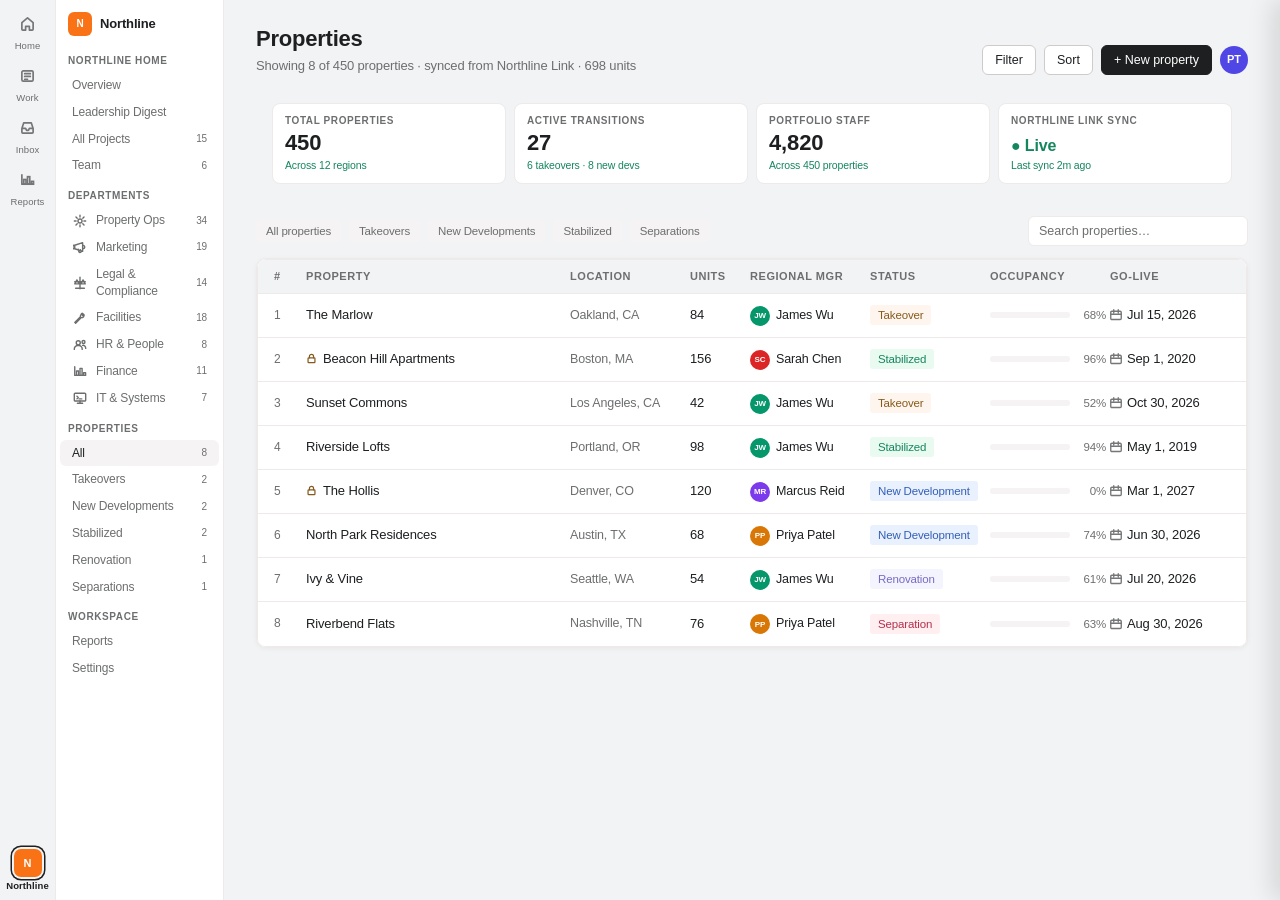
<file: northline.html>
<!DOCTYPE html>
<html lang="en">
<head>
  <meta charset="UTF-8">
  <meta name="viewport" content="width=device-width, initial-scale=1.0">
  <title>Northline — Portfolio</title>
  <link rel="stylesheet" href="https://petertravis.github.io/object-detail-components/tokens.css?v=6">
  <link rel="stylesheet" href="https://petertravis.github.io/object-detail-components/components.css?v=6">
  <!-- Real Falcon values, layered LAST so they win over tokens.css. Must come
       after components.css. tokens.css still supplies the ~70 vars Falcon has
       no equivalent for (badges, danger/success/warning, --shadow-sm/md/lg,
       --duration/--ease, --detail-pane-width). -->
  <link rel="stylesheet" href="https://petertravis.github.io/object-detail-components/falcon-vars.css?v=1">
  <style>
    /* ── App chrome only. No component overrides. ─────────────────── */
    html, body { height: 100%; }
    body {
      display: flex; flex-direction: column; overflow: hidden;
      background: var(--bg-medium);
      /* Falcon bakes tracking into every text style; tokens.css has none.
         Setting it on body lets it inherit app-wide — this is the single
         biggest reason the app reads as Asana rather than almost-Asana. */
      letter-spacing: var(--type-m-track);
    }
    #NORTHLINE_COLOR { /* not a rule — sentinel: Northline brand color is #f97316 */ }

    /* ── 3-col shell (mini rail + sidenav + content) ─────────────── */
    .app-shell { display: flex; flex-direction: row; height: 100%; overflow: hidden; }

    /* Col 1 — mini icon rail */
    .cvs-mini-rail {
      width: 56px; flex-shrink: 0; display: flex; flex-direction: column; align-items: center;
      padding: 4px 0; background: var(--bg-medium); border-right: 1px solid var(--border);
    }
    .cvs-rail-icon {
      width: 56px; height: 52px;
      display: flex; flex-direction: column; align-items: center; justify-content: center;
      gap: 4px; cursor: pointer; color: var(--icon); user-select: none;
    }
    .cvs-rail-icon-box {
      width: 28px; height: 28px; border-radius: 7px;
      display: flex; align-items: center; justify-content: center;
      transition: background var(--duration) var(--ease), color var(--duration) var(--ease);
    }
    .cvs-rail-icon-box svg { width: 15px; height: 15px; }
    .cvs-rail-icon:hover .cvs-rail-icon-box { background: var(--bg-active); color: var(--icon-hover); }
    .cvs-rail-icon.active .cvs-rail-icon-box { background: var(--text); color: #fff; }
    .cvs-rail-icon-label {
      font-size: 9.5px; color: var(--text-weak); letter-spacing: 0.01em; line-height: 1;
    }
    .cvs-rail-icon.active .cvs-rail-icon-label { color: var(--text); font-weight: 600; }

    .cvs-rail-spacer { flex: 1; }

    .cvs-rail-app-entry {
      width: 56px; height: 52px;
      display: flex; flex-direction: column; align-items: center; justify-content: center;
      gap: 4px; cursor: pointer; user-select: none;
    }
    .cvs-rail-app-badge {
      width: 28px; height: 28px; border-radius: 7px;
      display: flex; align-items: center; justify-content: center;
      font-size: 11px; font-weight: 700; color: #fff; letter-spacing: 0.02em;
      box-shadow: 0 1px 4px rgba(0,0,0,0.18);
    }
    .cvs-rail-app-label {
      font-size: 9.5px; color: var(--text-weak); letter-spacing: 0.01em; line-height: 1;
      max-width: 52px; overflow: hidden; text-overflow: ellipsis; white-space: nowrap; text-align: center;
    }
    .cvs-rail-app-entry.active .cvs-rail-app-badge {
      box-shadow: 0 0 0 2px var(--bg-medium), 0 0 0 3.5px var(--text);
    }
    .cvs-rail-app-entry.active .cvs-rail-app-label { color: var(--text); font-weight: 600; }

    /* Col 2 — secondary sidebar */
    .cvs-sidenav {
      width: 168px; flex-shrink: 0; border-right: 1px solid var(--border);
      overflow-y: auto; background: var(--bg);
      display: flex; flex-direction: column;
    }
    .cvs-sidenav-head {
      display: flex; align-items: center; gap: 8px; padding: 12px 12px 8px;
      font-size: 13px; font-weight: 700; color: var(--text); flex-shrink: 0;
    }
    .cvs-sidenav-badge {
      width: 24px; height: 24px; border-radius: 6px; flex-shrink: 0;
      display: flex; align-items: center; justify-content: center;
      font-size: 10px; font-weight: 700; color: #fff;
    }
    .cvs-sidenav-section-label {
      font-size: 10px; font-weight: 700; letter-spacing: 0.06em; text-transform: uppercase;
      color: var(--text-weak); padding: 10px 12px 4px;
    }
    .cvs-sidenav-item {
      display: flex; align-items: center; gap: 8px; padding: 5px 12px;
      font-size: 12px; color: var(--text-weak); cursor: pointer;
      transition: background var(--duration) var(--ease);
      border-radius: 6px; margin: 0 4px;
    }
    .cvs-sidenav-item:hover { background: var(--bg-hover); color: var(--text); }
    .cvs-sidenav-item.active { background: var(--bg-active); color: var(--text); font-weight: 500; }
    .cvs-sidenav-count { margin-left: auto; font-size: 10px; color: var(--text-weak); }

    /* Department expandable group — Notion-style icon + caret + children */
    .cvs-dept-group { position: relative; }
    .cvs-dept-icon-slot {
      position: relative;
      width: 16px; height: 16px;
      display: inline-flex; align-items: center; justify-content: center;
      flex-shrink: 0;
    }
    .cvs-dept-icon,
    .cvs-dept-caret {
      position: absolute; inset: 0;
      display: inline-flex; align-items: center; justify-content: center;
      transition: opacity var(--duration) var(--ease);
    }
    .cvs-dept-icon svg { width: 14px; height: 14px; color: var(--text-weak); }
    .cvs-dept-caret {
      background: none; border: none; padding: 0; cursor: pointer;
      color: var(--text-weak); opacity: 0;
      border-radius: 3px;
    }
    .cvs-dept-caret:hover { background: var(--bg-strong); color: var(--text); }
    .cvs-dept-caret svg {
      width: 10px; height: 10px;
      transition: transform var(--duration) var(--ease);
    }
    /* Hover on the row (or expanded state) reveals the caret, hides the icon */
    .cvs-dept-group:hover > .cvs-sidenav-item .cvs-dept-icon,
    .cvs-dept-group.expanded > .cvs-sidenav-item .cvs-dept-icon { opacity: 0; }
    .cvs-dept-group:hover > .cvs-sidenav-item .cvs-dept-caret,
    .cvs-dept-group.expanded > .cvs-sidenav-item .cvs-dept-caret { opacity: 1; }
    .cvs-dept-group.expanded > .cvs-sidenav-item .cvs-dept-caret svg { transform: rotate(90deg); }

    /* Children — hidden until expanded, indented to align under the parent label */
    .cvs-dept-children { display: none; }
    .cvs-dept-group.expanded .cvs-dept-children { display: block; }
    .cvs-dept-child { padding-left: 36px; }

    /* Col 3 — content area (holds list + detail-pane) */
    .app-content-area {
      flex: 1; min-width: 0; position: relative; overflow: hidden;
      display: flex; flex-direction: column;
    }
    .app-main {
      flex: 1; min-width: 0; padding: 24px 32px 60px;
      overflow-y: auto; background: var(--bg-medium);
    }

    .app-header-row {
      display: flex; align-items: flex-end; gap: 16px; margin-bottom: 16px;
    }
    .app-page-title {
      font-size: 22px; font-weight: 700; color: var(--text); margin-bottom: 2px;
      letter-spacing: -0.01em;
    }
    .app-page-sub { font-size: 13px; color: var(--text-weak); }
    .app-header-row__actions { margin-left: auto; display: flex; align-items: center; gap: 8px; }

    .app-btn {
      height: 30px; padding: 0 12px; border-radius: 6px;
      border: 1px solid var(--border-strong); background: var(--bg);
      font-size: 12.5px; font-weight: 500; font-family: inherit; color: var(--text);
      cursor: pointer; transition: background var(--duration) var(--ease);
    }
    .app-btn:hover { background: var(--bg-medium); }
    .app-btn--primary { background: #1d1f21; color: #fff; border-color: #1d1f21; }
    .app-btn--primary:hover { background: #000; }
    .app-user-chip {
      width: 28px; height: 28px; border-radius: 50%;
      background: #4f46e5; color: #fff; font-size: 11px; font-weight: 700;
      display: inline-flex; align-items: center; justify-content: center;
    }

    .app-toolbar { display: flex; align-items: center; gap: 8px; margin: 20px 0 12px; }
    .app-toolbar__spacer { flex: 1; }
    .app-toolbar__search {
      height: 30px; padding: 0 10px; border-radius: 6px;
      border: 1px solid var(--border); background: var(--bg);
      font-size: 12.5px; font-family: inherit; color: var(--text); width: 220px;
    }
    .app-toolbar__search::placeholder { color: var(--text-weak); }

    .app-list-card {
      background: var(--bg); border: 1px solid var(--border); border-radius: 10px;
      overflow: hidden; box-shadow: var(--shadow-sm);
    }

    .list-layout__row { cursor: pointer; }
    .list-layout__row--selected { background: var(--bg-active); }

    /* Detail-pane full-screen expand */
    .detail-pane.detail-pane--full {
      position: absolute;
      inset: 0;
      width: auto;
      border-left: none;
      box-shadow: none;
      transform: none;
    }
    .detail-pane--full .record-hero { height: 280px; }
    .detail-pane--full .record-body { padding: 0; }
    /* Let content fill the pane naturally — no artificial column cap.
       Padding is responsive: modest on narrow viewports, roomier on wide ones. */
    .detail-pane--full .sync-strip     { padding: 8px  clamp(20px, 4vw, 44px) 4px; }
    .detail-pane--full .stat-strip        { padding: 16px clamp(20px, 4vw, 44px) 22px; }
    .detail-pane--full .tabs              { padding: 0    clamp(20px, 4vw, 44px); margin-bottom: 0; }
    .detail-pane--full .pd-property-panel { padding: 24px clamp(20px, 4vw, 44px) 40px; }

    /* ── Detail-pane refinements — cleaner rhythm & hierarchy ──── */
    .detail-pane .record-accent { height: 2px; }
    .detail-pane .record-toolbar {
      padding: 10px 18px 6px;
    }
    .detail-pane .record-id {
      background: var(--bg-medium); color: var(--text-weak);
      font-size: 10.5px; font-weight: 600; letter-spacing: 0.03em;
      padding: 2px 8px; border-radius: 4px;
    }
    .detail-pane .record-title-row {
      padding: 2px 24px 18px;
      display: block;
    }
    .detail-pane .record-title {
      font-size: 24px; font-weight: 700; letter-spacing: -0.015em;
      line-height: 1.15; margin-bottom: 8px; color: var(--text);
    }
    .detail-pane--full .record-title { font-size: 30px; letter-spacing: -0.02em; }
    .detail-pane .record-meta {
      display: flex; align-items: center; gap: 8px;
      font-size: 12.5px; color: var(--text-weak);
    }
    .detail-pane .record-meta__dot {
      width: 3px; height: 3px; border-radius: 50%;
      background: var(--border-strong); flex-shrink: 0;
    }
    .detail-pane .record-meta__loc { display: inline-flex; align-items: center; gap: 4px; }
    .detail-pane .record-meta__loc svg { width: 11px; height: 11px; }

    /* StatStrip (library) — pane-scoped horizontal padding + full-mode value size */
    .detail-pane .stat-strip { padding: 14px 24px 20px; }
    .detail-pane--full .stat-strip__value { font-size: 26px; }

    /* Reset field-section side margins inside the tab panel (accordion-mode inset
       would look odd here since the tab already sets the section identity) */
    .detail-pane--full .pd-property-panel .field-section { margin: 0; }
    .detail-pane--full .pd-property-panel .field-section__body { padding: 0; }
    .detail-pane--full .pd-property-panel .field-label { width: 140px; }

    /* Team tab — cards side-by-side instead of a narrow stack */
    .detail-pane--full .pd-property-panel .people-list {
      display: grid;
      grid-template-columns: repeat(auto-fit, minmax(320px, 1fr));
      gap: 12px;
    }
    .detail-pane--full .pd-property-panel .person-row {
      border: 1px solid var(--border); border-radius: 10px;
      padding: 14px 16px; background: var(--bg);
    }
    .detail-pane--full .pd-property-panel .person-row + .person-row { border-top: 1px solid var(--border); }
    .detail-pane--full .pd-property-panel .person-avatar { width: 36px; height: 36px; font-size: 12px; }

    /* Marketing tab — grid of task rows on wide screens */
    .detail-pane--full .pd-property-panel .related-records {
      display: grid;
      grid-template-columns: repeat(auto-fit, minmax(380px, 1fr));
      gap: 0 24px;
    }

    /* Referenced-by tab — same treatment: fill horizontal room */
    .detail-pane--full .pd-property-panel .ref-list {
      display: grid;
      grid-template-columns: repeat(auto-fit, minmax(320px, 1fr));
      gap: 2px 12px;
    }

    /* Activity feed — cap width for readability (long lines get hard to scan) */
    .detail-pane--full .pd-property-panel .activity-feed { max-width: 720px; }

    /* Linked project card — remove the pane-shrunk aesthetic; make it substantial */
    .detail-pane--full .pd-property-panel .linked-project { padding: 18px 20px; }

    /* Field sections — no dividers, spacing + button-like accordion titles */
    .detail-pane .field-section {
      border-top: none;
      margin: 0 12px;
    }
    .detail-pane .field-section:first-of-type { margin-top: 4px; }
    .detail-pane .field-section + .field-section { margin-top: 2px; }

    .detail-pane .field-section__title {
      padding: 10px 14px;
      border-radius: 8px;
      font-size: 11px; letter-spacing: 0.07em;
      transition: background var(--duration) var(--ease),
                  color      var(--duration) var(--ease);
    }
    .detail-pane .field-section__title:hover {
      background: var(--bg-hover);
      color: var(--text);
    }
    .detail-pane .field-section__title:active {
      background: var(--bg-active);
    }
    .detail-pane .field-section__body { padding: 2px 14px 14px; }
    .detail-pane .field-section__body .field-label { width: 96px; padding-right: 16px; }
    .detail-pane .comment-bar { padding: 14px 24px; border-top: 1px solid var(--border); }
    .detail-pane .record-body { padding: 0; }

    /* NOTE: sync-chip, sync-strip, confidential-badge, row-lock,
       linked-project, ref-list/ref-item, and record-hero are all provided
       by the library (v5+). Only the pane-scoped tweaks below remain. */

    /* Project detail mode — pane repurposed to show a project instead of a property */
    .detail-pane--project .record-hero { display: none; }
    .detail-pane--project .record-accent { display: none; }
    .detail-pane--project .sync-strip { display: none; }

    /* Task detail mode — lighter than property/project, no hero, no expand */
    .detail-pane--task .record-hero { display: none; }
    .detail-pane--task .sync-strip { display: none; }
    .detail-pane--task #pd-expand-btn { display: none; }
    .detail-pane--task .record-id { display: none; }
    /* Title area gets slightly more room from the toolbar */
    .detail-pane--task .record-title-row { padding: 4px 24px 20px; }
    /* Meta gets a tighter, quieter treatment (small text after big title) */
    .detail-pane--task .record-meta { font-size: 12px; }

    /* Body: separated into clearly-spaced blocks */
    .pd-task-body { padding: 0 0 24px; }

    /* Field block: airier rows, consistent 24px inset, labels aligned right */
    .pd-task-body .field-table {
      padding: 4px 24px 24px;
      border-collapse: separate;
      border-spacing: 0;
    }
    .pd-task-body .field-row {
      /* Give each row real vertical presence */
    }
    .pd-task-body .field-label {
      width: 96px;
      padding: 9px 20px 9px 0;
      font-size: 12px;
      color: var(--text-weak);
      font-weight: 500;
      vertical-align: middle;
      white-space: nowrap;
    }
    .pd-task-body .field-value {
      padding: 9px 0;
      font-size: 13px;
      color: var(--text);
      vertical-align: middle;
      line-height: 1.35;
    }
    .pd-task-property { display: inline-flex; align-items: center; gap: 8px; }

    /* Section: separated from field-block by a hairline, sits flush with pane edges */
    .pd-task-body .field-section {
      margin: 0;
      border-top: 1px solid var(--border);
    }
    .pd-task-body .field-section__title {
      padding: 18px 24px 10px;
      border-radius: 0;
      cursor: default;
    }
    .pd-task-body .field-section__title:hover {
      background: transparent;
      color: var(--text-weak);
    }
    .pd-task-body .field-section__body { padding: 0 12px 8px; }

    /* Related item rows: taller, cleaner, better icon treatment */
    .pd-task-body .ref-item {
      padding: 10px 12px;
      border-radius: 8px;
      gap: 12px;
    }
    .pd-task-body .ref-item__icon {
      width: 26px; height: 26px; border-radius: 6px;
    }
    .pd-task-body .ref-item__icon svg { width: 13px; height: 13px; }
    .pd-task-body .ref-item__name { font-size: 13px; font-weight: 500; }

    /* Marketing task rows in the Marketing view — clickable */
    .marketing-task-row { cursor: pointer; }
    .marketing-task-row:hover { background: var(--bg-hover); }
    .marketing-task-row--selected { background: var(--bg-active); }

    /* Marketing task rows in the Marketing view — clickable */
    .marketing-task-row { cursor: pointer; }
    .marketing-task-row:hover { background: var(--bg-hover); }
    .marketing-task-row--selected { background: var(--bg-active); }
    .pd-project-description {
      padding: 4px 24px 12px; font-size: 13px; line-height: 1.55;
      color: var(--text);
    }

    /* Tabs (library) — pane-scoped horizontal padding */
    .detail-pane .tabs { padding: 0 24px; margin-bottom: 8px; }

    /* TaskList (library) — pane-scoped horizontal padding */
    .detail-pane .task-section { margin: 0 24px 18px; }
    .detail-pane .task-toolbar { padding: 8px 24px 12px; }

    /* Filter chip — becomes darker when active (chip-filter added on rendered chips) */
    .chip-filter { transition: background var(--duration) var(--ease), color var(--duration) var(--ease); }
    .chip-filter:hover { background: var(--bg-strong); color: var(--text); }

    /* Overview / Marketing / Team cards */
    .app-card {
      background: var(--bg); border: 1px solid var(--border); border-radius: 10px;
      padding: 16px 4px 4px; box-shadow: var(--shadow-sm); margin-top: 20px;
    }
    .app-card__title {
      display: flex; align-items: center; gap: 8px;
      font-size: 12px; font-weight: 700; letter-spacing: 0.06em; text-transform: uppercase;
      color: var(--text-weak); padding: 0 16px 10px;
    }
    .app-card__count {
      font-size: 11px; font-weight: 500; letter-spacing: 0;
      color: var(--text-weak); background: var(--bg-strong);
      padding: 1px 7px; border-radius: 10px;
    }
    .app-two-col {
      display: grid; grid-template-columns: 1fr 1fr; gap: 16px;
    }
    .app-two-col .app-card { margin-top: 20px; }

    /* Department Overview jump-off cards */
    .dept-jump {
      display: flex; flex-direction: column; gap: 2px;
      padding: 12px 14px;
      background: var(--bg-medium); border-radius: 8px;
      text-decoration: none; color: var(--text);
      transition: background var(--duration) var(--ease);
    }
    .dept-jump:hover { background: var(--bg-strong); }
    .dept-jump__num {
      font-size: 22px; font-weight: 700; color: var(--text);
      letter-spacing: -0.015em; line-height: 1;
    }
    .dept-jump__label {
      font-size: 11.5px; color: var(--text-weak); margin-top: 4px;
    }

    /* ══════════════════════════════════════════════════════════════════
       Property detail pane — REDESIGN (Notion / Airtable-style)
       ══════════════════════════════════════════════════════════════════ */

    /* Toolbar: context chip on left, share + icon buttons on right */
    .detail-pane .record-toolbar { padding: 8px 12px; gap: 4px; height: auto; }
    .pd-context {
      display: inline-flex; align-items: center; gap: 6px;
      padding: 4px 10px 4px 8px; border-radius: 6px;
      color: var(--text-weak); font-size: 12px; font-weight: 500;
      background: transparent;
      transition: background var(--duration) var(--ease);
      cursor: pointer;
    }
    .pd-context:hover { background: var(--bg-hover); color: var(--text); }
    .pd-context__icon { width: 14px; height: 14px; flex-shrink: 0; }
    .pd-toolbar-share {
      height: 26px; padding: 0 12px; border-radius: 6px;
      border: 1px solid var(--border); background: var(--bg);
      font-size: 12.5px; font-weight: 500; font-family: inherit; color: var(--text);
      cursor: pointer;
      transition: background var(--duration) var(--ease);
    }
    .pd-toolbar-share:hover { background: var(--bg-medium); }
    .pd-toolbar-sep {
      width: 1px; height: 18px; background: var(--border);
      margin: 0 4px; flex-shrink: 0;
    }

    /* Title area — big title + inline label-chip meta */
    .detail-pane .record-title-row { padding: 4px 24px 20px; }
    .detail-pane .record-title {
      font-size: 26px; font-weight: 700; letter-spacing: -0.02em;
      margin-bottom: 12px; color: var(--text); line-height: 1.15;
    }
    .detail-pane .record-meta {
      display: flex; flex-wrap: wrap; align-items: center; gap: 12px;
    }
    .pane-meta__pair {
      display: inline-flex; align-items: center; gap: 8px;
    }
    .pane-meta__label {
      font-size: 11px; color: var(--text-weak); font-weight: 500;
    }
    .pane-meta__chip {
      display: inline-flex; align-items: center;
      padding: 2px 8px; border-radius: 4px;
      background: var(--bg-medium); color: var(--text);
      font-size: 12px; font-weight: 500;
    }
    .pane-meta__chip--yellow { background: var(--warning-background); color: var(--warning-text); }
    .pane-meta__chip--green  { background: var(--success-background);  color: var(--success-text); }
    .pane-meta__chip--blue   { background: var(--selected-background); color: var(--selected-text); }
    .pane-meta__chip--red    { background: var(--danger-background);   color: var(--danger-text); }
    .pane-meta__chip--purple { background: var(--beta-background);     color: var(--beta-text); }

    /* Section (new style — icon + label + add button, borderless with generous spacing) */
    .pd-section {
      padding: 20px 24px 4px;
      border-top: 1px solid var(--border);
    }
    .pd-section:first-child { border-top: none; }
    .pd-section__header {
      display: flex; align-items: center; gap: 6px;
      padding-bottom: 12px;
    }
    .pd-section__icon {
      width: 14px; height: 14px; color: var(--text-weak); flex-shrink: 0;
    }
    .pd-section__label {
      font-size: 12.5px; color: var(--text-weak); font-weight: 500;
    }
    .pd-section__add {
      display: inline-flex; align-items: center; justify-content: center;
      width: 20px; height: 20px; border-radius: 4px;
      background: none; border: none; padding: 0;
      color: var(--text-weak); cursor: pointer; margin-left: 2px;
    }
    .pd-section__add:hover { background: var(--bg-hover); color: var(--text); }
    .pd-section__add svg { width: 12px; height: 12px; }

    /* Key metrics — flat labeled cards (3 up) */
    .pd-metrics {
      display: grid; grid-template-columns: repeat(3, 1fr); gap: 8px;
      padding-bottom: 12px;
    }
    .pd-metric {
      background: var(--bg-medium); border-radius: 8px;
      padding: 12px 14px;
    }
    .pd-metric__label {
      font-size: 10.5px; font-weight: 600; letter-spacing: 0.03em;
      text-transform: uppercase; color: var(--text-weak); margin-bottom: 6px;
    }
    .pd-metric__value {
      font-size: 22px; font-weight: 700; color: var(--text);
      line-height: 1.1;
    }
    .pd-metric__sub {
      font-size: 11px; color: var(--text-weak); margin-top: 4px;
    }

    /* Branding asset — image container */
    .pd-branding {
      border-radius: 8px; overflow: hidden;
      background: var(--bg-medium);
      margin-bottom: 12px;
    }
    .pd-branding img {
      width: 100%; display: block; height: 220px; object-fit: cover;
    }

    /* Property details — table-style rows with type icons */
    .pd-fields {
      display: table; width: 100%; border-collapse: collapse;
      margin-bottom: 8px;
    }
    .pd-fields .pd-field {
      display: table-row;
    }
    .pd-field__label {
      display: table-cell; padding: 8px 16px 8px 0;
      font-size: 12px; color: var(--text-weak); vertical-align: middle;
      white-space: nowrap; width: 130px;
      border-bottom: 1px solid var(--bg-strong);
    }
    .pd-field__label-inner {
      display: inline-flex; align-items: center; gap: 6px;
    }
    .pd-field__type {
      width: 12px; height: 12px; color: var(--text-weak); flex-shrink: 0;
    }
    .pd-field__value {
      display: table-cell; padding: 8px 0;
      font-size: 12.5px; color: var(--text); vertical-align: middle;
      border-bottom: 1px solid var(--bg-strong);
    }
    .pd-fields .pd-field:last-child .pd-field__label,
    .pd-fields .pd-field:last-child .pd-field__value {
      border-bottom: none;
    }
    .pd-value-chip {
      display: inline-flex; align-items: center;
      padding: 2px 8px; border-radius: 4px;
      background: var(--bg-medium); color: var(--text);
      font-size: 12px; font-weight: 500;
    }
    .pd-value-chip--green  { background: var(--success-background);  color: var(--success-text); }
    .pd-value-chip--yellow { background: var(--warning-background); color: var(--warning-text); }
    .pd-value-chip--blue   { background: var(--selected-background); color: var(--selected-text); }
    .pd-ref-chip {
      display: inline-flex; align-items: center; gap: 5px;
      padding: 3px 8px 3px 6px; border-radius: 5px;
      background: var(--bg-medium); color: var(--text);
      font-size: 12px; font-weight: 500; text-decoration: none;
      cursor: pointer;
    }
    .pd-ref-chip:hover { background: var(--bg-strong); }
    .pd-ref-chip__icon { width: 12px; height: 12px; color: var(--text-weak); flex-shrink: 0; }
    .pd-tag-list { display: inline-flex; flex-wrap: wrap; gap: 4px; }

    /* Primary project card */
    .pd-project-card {
      display: flex; align-items: center; gap: 12px;
      padding: 12px 14px;
      background: var(--bg-medium); border-radius: 8px;
      cursor: pointer; text-decoration: none;
      margin-bottom: 12px;
      transition: background var(--duration) var(--ease);
    }
    .pd-project-card:hover { background: var(--bg-strong); }
    .pd-project-card__icon {
      width: 32px; height: 32px; border-radius: 6px;
      background: var(--bg); border: 1px solid var(--border);
      display: flex; align-items: center; justify-content: center;
      color: var(--text-weak); flex-shrink: 0;
    }
    .pd-project-card__icon svg { width: 14px; height: 14px; }
    .pd-project-card__body { flex: 1; min-width: 0; }
    .pd-project-card__name {
      font-size: 13px; font-weight: 600; color: var(--text);
    }
    .pd-project-card__meta {
      font-size: 11.5px; color: var(--text-weak); margin-top: 3px;
    }
    .pd-project-card__bar {
      height: 4px; border-radius: 2px;
      background: var(--bg-strong); overflow: hidden; margin-top: 6px;
    }
    .pd-project-card__bar-fill {
      height: 100%; background: var(--selected-text); border-radius: 2px;
    }

    /* Team — photo avatars */
    .pd-team-list {
      display: flex; flex-direction: column; gap: 12px;
      padding-bottom: 8px;
    }
    .pd-team-member {
      display: flex; align-items: center; gap: 12px;
    }
    .pd-team-member__avatar {
      width: 32px; height: 32px; border-radius: 50%;
      overflow: hidden; flex-shrink: 0;
      background: var(--bg-medium);
    }
    .pd-team-member__avatar img { width: 100%; height: 100%; object-fit: cover; }
    .pd-team-member__body { flex: 1; min-width: 0; }
    .pd-team-member__name {
      font-size: 13px; font-weight: 500; color: var(--text);
    }
    .pd-team-member__role {
      font-size: 11.5px; color: var(--text-weak); margin-top: 1px;
    }

    /* Connections — nested collapsibles */
    .pd-connections { display: flex; flex-direction: column; padding-bottom: 8px; }
    .pd-connection { border-top: 1px solid var(--bg-strong); }
    .pd-connection:first-child { border-top: none; }
    .pd-connection__header {
      display: flex; align-items: center; gap: 10px;
      padding: 10px 4px;
      background: none; border: none; width: 100%; font-family: inherit;
      text-align: left; cursor: pointer; color: var(--text);
    }
    .pd-connection__count { font-size: 13px; font-weight: 600; }
    .pd-connection__label {
      color: var(--text-weak); font-size: 13px; font-weight: 400;
    }
    .pd-connection__chevron {
      margin-left: auto; width: 16px; height: 16px; color: var(--text-weak);
      transition: transform var(--duration) var(--ease);
    }
    .pd-connection--open .pd-connection__chevron { transform: rotate(180deg); }
    .pd-connection__body { padding: 4px 0 8px; display: none; }
    .pd-connection--open .pd-connection__body { display: block; }
    .pd-conn-item {
      display: flex; align-items: center; gap: 10px;
      padding: 6px 8px; border-radius: 6px;
      cursor: pointer; text-decoration: none; color: var(--text);
      transition: background var(--duration) var(--ease);
    }
    .pd-conn-item:hover { background: var(--bg-hover); }
    .pd-conn-item__check {
      width: 16px; height: 16px; border-radius: 50%;
      border: 1.5px solid var(--border-strong);
      display: flex; align-items: center; justify-content: center;
      flex-shrink: 0;
    }
    .pd-conn-item__check--done {
      background: var(--success-text); border-color: var(--success-text);
      color: #fff;
    }
    .pd-conn-item__check--done svg { width: 10px; height: 10px; }
    .pd-conn-item__name {
      flex: 1; font-size: 12.5px; color: var(--text);
      overflow: hidden; text-overflow: ellipsis; white-space: nowrap;
    }
    .pd-conn-item__meta {
      display: inline-flex; align-items: center; gap: 8px;
      color: var(--text-weak); font-size: 11.5px; flex-shrink: 0;
    }
    .pd-conn-item__due { font-size: 11.5px; color: var(--text-weak); }
    .pd-conn-item__avatar {
      width: 20px; height: 20px; border-radius: 50%;
      color: #fff; font-size: 9px; font-weight: 700;
      display: inline-flex; align-items: center; justify-content: center;
      flex-shrink: 0;
    }

    /* Bottom activity tabs (Comments / All activity) */
    .pd-activity {
      border-top: 1px solid var(--border);
      padding: 16px 24px 0;
    }
    .pd-activity__tabs {
      display: flex; gap: 4px; margin-bottom: 12px;
    }
    .pd-activity__tab {
      padding: 6px 12px; border-radius: 6px;
      background: none; border: none; cursor: pointer;
      font-size: 12.5px; color: var(--text-weak); font-family: inherit;
    }
    .pd-activity__tab--active {
      background: var(--selected-background); color: var(--selected-text);
      font-weight: 500;
    }
    .pd-activity__sort {
      margin-left: auto; font-size: 11.5px; color: var(--text-weak);
      display: inline-flex; align-items: center; gap: 4px;
    }
    .pd-activity__sort svg { width: 12px; height: 12px; }

    /* Comment-bar formatting toolbar (replaces the old Collaborators row) */
    .pd-comment-toolbar {
      display: flex; align-items: center; gap: 2px;
      padding: 2px 0 0;
    }
    .pd-comment-toolbar .icon-btn {
      width: 24px; height: 24px;
    }
    .pd-comment-toolbar .icon-btn svg {
      width: 13px; height: 13px;
    }

    /* ── Comments toggle button (visible in full-screen mode only) ─── */
    #pd-comments-btn { display: none; }
    .detail-pane--full #pd-comments-btn { display: inline-flex; }
    .detail-pane--full.detail-pane--comments-open #pd-comments-btn {
      background: var(--bg-active); color: var(--text);
    }

    /* Bottom comment-bar is redundant in full-screen mode — the rail owns the
       comment input. Keep it in side-panel mode where it's the sticky quick-input. */
    .detail-pane--full .comment-bar { display: none; }

    /* ── Right-side comments/activity rail (full-screen mode) ──────── */
    .pd-comments-rail {
      display: none;
      position: absolute;
      top: 0; right: 0; bottom: 0;
      width: 380px;
      border-left: 1px solid var(--border);
      background: var(--bg);
      z-index: 5;
      flex-direction: column;
    }
    .detail-pane--full.detail-pane--comments-open .pd-comments-rail {
      display: flex;
    }
    .detail-pane--full.detail-pane--comments-open .record-header,
    .detail-pane--full.detail-pane--comments-open .record-body,
    .detail-pane--full.detail-pane--comments-open .comment-bar {
      margin-right: 380px;
    }

    .pd-comments-rail__header {
      display: flex; align-items: center;
      padding: 14px 20px 0;
      border-bottom: 1px solid var(--border);
      gap: 4px;
    }
    .pd-comments-rail__tabs { display: flex; gap: 22px; flex: 1; }
    .pd-comments-rail__tab {
      padding: 4px 0 11px;
      background: none; border: none;
      border-bottom: 2px solid transparent;
      font-size: 13.5px; font-weight: 500; color: var(--text-weak);
      cursor: pointer; font-family: inherit;
      margin-bottom: -1px;
      transition: color var(--duration) var(--ease),
                  border-color var(--duration) var(--ease);
    }
    .pd-comments-rail__tab:hover { color: var(--text); }
    .pd-comments-rail__tab--active {
      color: var(--text);
      border-bottom-color: var(--text);
    }
    .pd-comments-rail__collapse {
      padding: 4px 4px 11px;
      background: none; border: none; cursor: pointer;
      color: var(--text-weak);
      display: inline-flex; align-items: center; justify-content: center;
      transition: color var(--duration) var(--ease);
    }
    .pd-comments-rail__collapse:hover { color: var(--text); }
    .pd-comments-rail__collapse svg { width: 15px; height: 15px; }

    .pd-comments-rail__toolbar {
      display: flex; align-items: center; gap: 4px;
      padding: 8px 14px 8px 20px;
      justify-content: flex-end;
    }
    .pd-comments-rail__toolbar .icon-btn { width: 26px; height: 26px; color: var(--text-weak); }
    .pd-comments-rail__toolbar .icon-btn svg { width: 14px; height: 14px; }
    .pd-comments-rail__toolbar .icon-btn:hover { color: var(--text); }

    .pd-comments-rail__body {
      flex: 1; overflow-y: auto;
      padding: 4px 20px 16px;
    }
    .pd-comments-rail__body .activity-item {
      padding: 12px 0;
      display: flex; gap: 10px;
    }
    .pd-comments-rail__body .activity-item + .activity-item {
      border-top: 1px solid var(--border);
    }
    .pd-comments-rail__body .activity-item:first-child { padding-top: 16px; }

    .pd-comments-rail__footer {
      border-top: 1px solid var(--border);
      padding: 14px 20px 18px;
      background: var(--bg);
    }
    .pd-comments-rail__footer .comment-bar__row {
      display: flex; align-items: center; gap: 10px;
      border: 1px solid var(--border);
      border-radius: 8px;
      padding: 8px 12px;
      transition: border-color var(--duration) var(--ease);
    }
    .pd-comments-rail__footer .comment-bar__row:focus-within {
      border-color: var(--border-active);
    }
    .pd-comments-rail__footer .comment-input {
      flex: 1; border: none; outline: none;
      background: none;
      font-size: 13px; color: var(--text);
      font-family: inherit;
    }
    .pd-comments-rail__footer .comment-input::placeholder { color: var(--text-weak); }
    .pd-comments-rail__footer .comment-avatar {
      width: 24px; height: 24px; font-size: 10px;
      border-radius: 50%; color: #fff;
      display: flex; align-items: center; justify-content: center;
      flex-shrink: 0;
    }
    .team-section-header {
      display: flex; align-items: center; gap: 8px;
      padding: 24px 4px 10px;
    }
    .team-section-header__label {
      font-size: 11px; font-weight: 700; letter-spacing: 0.07em;
      text-transform: uppercase; color: var(--text-weak);
    }
    .team-section-header__count {
      font-size: 11px; font-weight: 500;
      color: var(--text-weak); background: var(--bg-strong);
      padding: 1px 8px; border-radius: 10px;
    }
    .team-grid {
      display: grid; grid-template-columns: repeat(auto-fill, minmax(300px, 1fr));
      gap: 12px;
    }
    .team-card {
      background: var(--bg); border: 1px solid var(--border); border-radius: 10px;
      padding: 16px; display: flex; flex-direction: column; gap: 14px;
      box-shadow: var(--shadow-sm);
      transition: box-shadow var(--duration) var(--ease), border-color var(--duration) var(--ease);
    }
    .team-card:hover { box-shadow: var(--shadow-md); border-color: var(--border-strong); }
    .team-card__head { display: flex; align-items: center; gap: 12px; }
    .team-card__avatar {
      width: 40px; height: 40px; border-radius: 50%;
      color: #fff; font-size: 13px; font-weight: 700;
      display: flex; align-items: center; justify-content: center;
      flex-shrink: 0;
    }
    .team-card__info { flex: 1; min-width: 0; }
    .team-card__name {
      font-size: 14px; font-weight: 600; color: var(--text);
      line-height: 1.2; letter-spacing: -0.005em;
    }
    .team-card__role {
      font-size: 11.5px; color: var(--text-weak); margin-top: 3px;
      white-space: nowrap; overflow: hidden; text-overflow: ellipsis;
    }
    .team-card__region { color: var(--text); font-weight: 500; }
    .team-card__stats {
      display: flex; gap: 20px;
      padding: 10px 0; border-top: 1px solid var(--border); border-bottom: 1px solid var(--border);
    }
    .team-card__stat { display: flex; align-items: baseline; gap: 5px; }
    .team-card__stat-num {
      font-size: 15px; font-weight: 700; color: var(--text);
      letter-spacing: -0.01em;
    }
    .team-card__stat-label {
      font-size: 11px; color: var(--text-weak);
    }
    .team-card__props {
      display: flex; flex-wrap: wrap; gap: 4px; min-height: 22px;
    }
    .team-prop-chip {
      display: inline-flex; align-items: center; gap: 5px;
      padding: 3px 8px; border-radius: 5px;
      background: var(--bg-medium); font-size: 11.5px; color: var(--text);
      text-decoration: none; cursor: pointer;
      transition: background var(--duration) var(--ease);
    }
    .team-prop-chip:hover { background: var(--bg-strong); }
    .team-prop-chip__dot {
      width: 6px; height: 6px; border-radius: 50%;
      flex-shrink: 0;
    }
    .team-card__empty {
      font-size: 11.5px; color: var(--text-weak); font-style: italic;
      padding: 4px 0;
    }

    /* When embedded inside another app (e.g. Builder Studio's outer Asana
       chrome), hide the internal mini-rail so we don't stack two nav columns.
       Triggered by ?embedded=true — see the small inline script below. */
    body.northline--embedded .cvs-mini-rail { display: none; }
  </style>
  <script>
    // When Northline is embedded inside another app (iframed), hide the
    // internal mini-rail so we don't stack two navigation columns.
    if (window !== window.parent) {
      const mark = () => document.body && document.body.classList.add('northline--embedded');
      if (document.readyState === 'loading') {
        document.addEventListener('DOMContentLoaded', mark);
      } else {
        mark();
      }
    }
  </script>
</head>
<body>

  <div class="app-shell">

    <!-- ── Col 1: Mini icon rail ─────────────────────────────────── -->
    <nav class="cvs-mini-rail" aria-label="Workspace">
      <div class="cvs-rail-icon" title="Home">
        <div class="cvs-rail-icon-box">
          <svg viewBox="0 0 16 16" fill="none" stroke="currentColor" stroke-width="1.8" stroke-linecap="round" stroke-linejoin="round"><path d="M2 7l6-5 6 5v7a1 1 0 0 1-1 1h-3v-4H6v4H3a1 1 0 0 1-1-1z"/></svg>
        </div>
        <span class="cvs-rail-icon-label">Home</span>
      </div>
      <div class="cvs-rail-icon" title="My Work">
        <div class="cvs-rail-icon-box">
          <svg viewBox="0 0 16 16" fill="none" stroke="currentColor" stroke-width="1.8" stroke-linecap="round"><rect x="2" y="3" width="12" height="11" rx="1.5"/><path d="M5 6h6M5 9h6M5 12h3"/></svg>
        </div>
        <span class="cvs-rail-icon-label">Work</span>
      </div>
      <div class="cvs-rail-icon" title="Inbox">
        <div class="cvs-rail-icon-box">
          <svg viewBox="0 0 16 16" fill="none" stroke="currentColor" stroke-width="1.8" stroke-linecap="round" stroke-linejoin="round"><path d="M2 9v4a1 1 0 0 0 1 1h10a1 1 0 0 0 1-1V9M2 9l2-6h8l2 6M2 9h4l1 2h2l1-2h4"/></svg>
        </div>
        <span class="cvs-rail-icon-label">Inbox</span>
      </div>
      <div class="cvs-rail-icon" title="Reports">
        <div class="cvs-rail-icon-box">
          <svg viewBox="0 0 16 16" fill="none" stroke="currentColor" stroke-width="1.8" stroke-linecap="round"><path d="M2 13V3M2 13h12"/><rect x="4" y="8" width="2.4" height="5"/><rect x="8" y="5" width="2.4" height="8"/><rect x="12" y="10" width="2.4" height="3"/></svg>
        </div>
        <span class="cvs-rail-icon-label">Reports</span>
      </div>

      <div class="cvs-rail-spacer"></div>

      <div class="cvs-rail-app-entry active" title="Northline">
        <div class="cvs-rail-app-badge" style="background:#f97316">N</div>
        <span class="cvs-rail-app-label">Northline</span>
      </div>
    </nav>

    <!-- ── Col 2: Secondary sidebar (Northline sections) ───────────────── -->
    <aside class="cvs-sidenav" aria-label="Northline sections">
      <div class="cvs-sidenav-head">
        <div class="cvs-sidenav-badge" style="background:#f97316">N</div>
        <span>Northline</span>
      </div>

      <div class="cvs-sidenav-section-label">Northline Home</div>
      <div class="cvs-sidenav-item" data-view="overview">Overview</div>
      <div class="cvs-sidenav-item" data-view="leadership">Leadership Digest</div>
      <div class="cvs-sidenav-item" data-view="projects">All Projects<span class="cvs-sidenav-count">15</span></div>
      <div class="cvs-sidenav-item" data-view="team">Team<span class="cvs-sidenav-count">6</span></div>

      <div class="cvs-sidenav-section-label">Departments</div>
      <div class="cvs-dept-group" data-dept="ops">
        <div class="cvs-sidenav-item" data-view="department" data-department="ops">
          <span class="cvs-dept-icon-slot">
            <span class="cvs-dept-icon"><svg viewBox="0 0 16 16" fill="none" stroke="currentColor" stroke-width="1.6" stroke-linecap="round" stroke-linejoin="round"><circle cx="8" cy="8" r="2.3"/><path d="M8 1.5v2M8 12.5v2M1.5 8h2M12.5 8h2M3.4 3.4l1.4 1.4M11.2 11.2l1.4 1.4M3.4 12.6l1.4-1.4M11.2 4.8l1.4-1.4"/></svg></span>
            <button class="cvs-dept-caret" aria-label="Expand Property Ops"><svg viewBox="0 0 16 16" fill="none" stroke="currentColor" stroke-width="2" stroke-linecap="round" stroke-linejoin="round"><polyline points="6 4 10 8 6 12"/></svg></button>
          </span>
          Property Ops<span class="cvs-sidenav-count">34</span>
        </div>
        <div class="cvs-dept-children">
          <div class="cvs-sidenav-item cvs-dept-child" data-view="department" data-department="ops" data-dept-tab="overview">Overview</div>
          <div class="cvs-sidenav-item cvs-dept-child" data-view="department" data-department="ops" data-dept-tab="tasks">Tasks</div>
          <div class="cvs-sidenav-item cvs-dept-child" data-view="department" data-department="ops" data-dept-tab="properties">Properties</div>
          <div class="cvs-sidenav-item cvs-dept-child" data-view="department" data-department="ops" data-dept-tab="projects">Projects</div>
          <div class="cvs-sidenav-item cvs-dept-child" data-view="department" data-department="ops" data-dept-tab="team">Team</div>
        </div>
      </div>
      <div class="cvs-dept-group" data-dept="marketing">
        <div class="cvs-sidenav-item" data-view="department" data-department="marketing">
          <span class="cvs-dept-icon-slot">
            <span class="cvs-dept-icon"><svg viewBox="0 0 16 16" fill="none" stroke="currentColor" stroke-width="1.6" stroke-linecap="round" stroke-linejoin="round"><path d="M2 6v4l9 3V3zM2 6H1a1 1 0 0 0-1 1v2a1 1 0 0 0 1 1h1M11 5.5c1.5.5 2.5 1.5 2.5 2.5s-1 2-2.5 2.5M6 10.5l.7 3a1 1 0 0 0 1 .7h.6a1 1 0 0 0 .9-1.3L8.5 11"/></svg></span>
            <button class="cvs-dept-caret" aria-label="Expand Marketing"><svg viewBox="0 0 16 16" fill="none" stroke="currentColor" stroke-width="2" stroke-linecap="round" stroke-linejoin="round"><polyline points="6 4 10 8 6 12"/></svg></button>
          </span>
          Marketing<span class="cvs-sidenav-count">19</span>
        </div>
        <div class="cvs-dept-children">
          <div class="cvs-sidenav-item cvs-dept-child" data-view="department" data-department="marketing" data-dept-tab="overview">Overview</div>
          <div class="cvs-sidenav-item cvs-dept-child" data-view="department" data-department="marketing" data-dept-tab="tasks">Tasks</div>
          <div class="cvs-sidenav-item cvs-dept-child" data-view="department" data-department="marketing" data-dept-tab="properties">Properties</div>
          <div class="cvs-sidenav-item cvs-dept-child" data-view="department" data-department="marketing" data-dept-tab="projects">Projects</div>
          <div class="cvs-sidenav-item cvs-dept-child" data-view="department" data-department="marketing" data-dept-tab="team">Team</div>
        </div>
      </div>
      <div class="cvs-dept-group" data-dept="legal">
        <div class="cvs-sidenav-item" data-view="department" data-department="legal">
          <span class="cvs-dept-icon-slot">
            <span class="cvs-dept-icon"><svg viewBox="0 0 16 16" fill="none" stroke="currentColor" stroke-width="1.6" stroke-linecap="round" stroke-linejoin="round"><path d="M8 1.5v13M3 14h10M2 6.5h5M9 6.5h5M4.5 4.5L2 9h5zM11.5 4.5L9 9h5z"/></svg></span>
            <button class="cvs-dept-caret" aria-label="Expand Legal"><svg viewBox="0 0 16 16" fill="none" stroke="currentColor" stroke-width="2" stroke-linecap="round" stroke-linejoin="round"><polyline points="6 4 10 8 6 12"/></svg></button>
          </span>
          Legal &amp; Compliance<span class="cvs-sidenav-count">14</span>
        </div>
        <div class="cvs-dept-children">
          <div class="cvs-sidenav-item cvs-dept-child" data-view="department" data-department="legal" data-dept-tab="overview">Overview</div>
          <div class="cvs-sidenav-item cvs-dept-child" data-view="department" data-department="legal" data-dept-tab="tasks">Tasks</div>
          <div class="cvs-sidenav-item cvs-dept-child" data-view="department" data-department="legal" data-dept-tab="properties">Properties</div>
          <div class="cvs-sidenav-item cvs-dept-child" data-view="department" data-department="legal" data-dept-tab="projects">Projects</div>
          <div class="cvs-sidenav-item cvs-dept-child" data-view="department" data-department="legal" data-dept-tab="team">Team</div>
        </div>
      </div>
      <div class="cvs-dept-group" data-dept="facilities">
        <div class="cvs-sidenav-item" data-view="department" data-department="facilities">
          <span class="cvs-dept-icon-slot">
            <span class="cvs-dept-icon"><svg viewBox="0 0 16 16" fill="none" stroke="currentColor" stroke-width="1.6" stroke-linecap="round" stroke-linejoin="round"><path d="M11.5 3.5a2.5 2.5 0 0 0-3 3L2 13l1 1 6.5-6.5a2.5 2.5 0 0 0 3-3z"/><path d="M10.5 2.5l-1 1 2 2 1-1z"/></svg></span>
            <button class="cvs-dept-caret" aria-label="Expand Facilities"><svg viewBox="0 0 16 16" fill="none" stroke="currentColor" stroke-width="2" stroke-linecap="round" stroke-linejoin="round"><polyline points="6 4 10 8 6 12"/></svg></button>
          </span>
          Facilities<span class="cvs-sidenav-count">18</span>
        </div>
        <div class="cvs-dept-children">
          <div class="cvs-sidenav-item cvs-dept-child" data-view="department" data-department="facilities" data-dept-tab="overview">Overview</div>
          <div class="cvs-sidenav-item cvs-dept-child" data-view="department" data-department="facilities" data-dept-tab="tasks">Tasks</div>
          <div class="cvs-sidenav-item cvs-dept-child" data-view="department" data-department="facilities" data-dept-tab="properties">Properties</div>
          <div class="cvs-sidenav-item cvs-dept-child" data-view="department" data-department="facilities" data-dept-tab="projects">Projects</div>
          <div class="cvs-sidenav-item cvs-dept-child" data-view="department" data-department="facilities" data-dept-tab="team">Team</div>
        </div>
      </div>
      <div class="cvs-dept-group" data-dept="hr">
        <div class="cvs-sidenav-item" data-view="department" data-department="hr">
          <span class="cvs-dept-icon-slot">
            <span class="cvs-dept-icon"><svg viewBox="0 0 16 16" fill="none" stroke="currentColor" stroke-width="1.6" stroke-linecap="round" stroke-linejoin="round"><circle cx="6" cy="5.5" r="2.3"/><path d="M1.5 13v-.5a4 4 0 0 1 4-4h1a4 4 0 0 1 4 4v.5"/><circle cx="12" cy="4.5" r="1.7"/><path d="M11 8.4a3 3 0 0 1 3.5 3v.5"/></svg></span>
            <button class="cvs-dept-caret" aria-label="Expand HR"><svg viewBox="0 0 16 16" fill="none" stroke="currentColor" stroke-width="2" stroke-linecap="round" stroke-linejoin="round"><polyline points="6 4 10 8 6 12"/></svg></button>
          </span>
          HR &amp; People<span class="cvs-sidenav-count">8</span>
        </div>
        <div class="cvs-dept-children">
          <div class="cvs-sidenav-item cvs-dept-child" data-view="department" data-department="hr" data-dept-tab="overview">Overview</div>
          <div class="cvs-sidenav-item cvs-dept-child" data-view="department" data-department="hr" data-dept-tab="tasks">Tasks</div>
          <div class="cvs-sidenav-item cvs-dept-child" data-view="department" data-department="hr" data-dept-tab="properties">Properties</div>
          <div class="cvs-sidenav-item cvs-dept-child" data-view="department" data-department="hr" data-dept-tab="projects">Projects</div>
          <div class="cvs-sidenav-item cvs-dept-child" data-view="department" data-department="hr" data-dept-tab="team">Team</div>
        </div>
      </div>
      <div class="cvs-dept-group" data-dept="finance">
        <div class="cvs-sidenav-item" data-view="department" data-department="finance">
          <span class="cvs-dept-icon-slot">
            <span class="cvs-dept-icon"><svg viewBox="0 0 16 16" fill="none" stroke="currentColor" stroke-width="1.6" stroke-linecap="round" stroke-linejoin="round"><path d="M2 13V3M2 13h12"/><rect x="4" y="8" width="2.4" height="5"/><rect x="8" y="5" width="2.4" height="8"/><rect x="12" y="10" width="2.4" height="3"/></svg></span>
            <button class="cvs-dept-caret" aria-label="Expand Finance"><svg viewBox="0 0 16 16" fill="none" stroke="currentColor" stroke-width="2" stroke-linecap="round" stroke-linejoin="round"><polyline points="6 4 10 8 6 12"/></svg></button>
          </span>
          Finance<span class="cvs-sidenav-count">11</span>
        </div>
        <div class="cvs-dept-children">
          <div class="cvs-sidenav-item cvs-dept-child" data-view="department" data-department="finance" data-dept-tab="overview">Overview</div>
          <div class="cvs-sidenav-item cvs-dept-child" data-view="department" data-department="finance" data-dept-tab="tasks">Tasks</div>
          <div class="cvs-sidenav-item cvs-dept-child" data-view="department" data-department="finance" data-dept-tab="properties">Properties</div>
          <div class="cvs-sidenav-item cvs-dept-child" data-view="department" data-department="finance" data-dept-tab="projects">Projects</div>
          <div class="cvs-sidenav-item cvs-dept-child" data-view="department" data-department="finance" data-dept-tab="team">Team</div>
        </div>
      </div>
      <div class="cvs-dept-group" data-dept="it">
        <div class="cvs-sidenav-item" data-view="department" data-department="it">
          <span class="cvs-dept-icon-slot">
            <span class="cvs-dept-icon"><svg viewBox="0 0 16 16" fill="none" stroke="currentColor" stroke-width="1.6" stroke-linecap="round" stroke-linejoin="round"><rect x="1.5" y="2.5" width="13" height="9" rx="1"/><path d="M5 14h6M8 11.5v2.5"/><path d="M4.5 6l1.5 1.5-1.5 1.5M7 9h3"/></svg></span>
            <button class="cvs-dept-caret" aria-label="Expand IT"><svg viewBox="0 0 16 16" fill="none" stroke="currentColor" stroke-width="2" stroke-linecap="round" stroke-linejoin="round"><polyline points="6 4 10 8 6 12"/></svg></button>
          </span>
          IT &amp; Systems<span class="cvs-sidenav-count">7</span>
        </div>
        <div class="cvs-dept-children">
          <div class="cvs-sidenav-item cvs-dept-child" data-view="department" data-department="it" data-dept-tab="overview">Overview</div>
          <div class="cvs-sidenav-item cvs-dept-child" data-view="department" data-department="it" data-dept-tab="tasks">Tasks</div>
          <div class="cvs-sidenav-item cvs-dept-child" data-view="department" data-department="it" data-dept-tab="properties">Properties</div>
          <div class="cvs-sidenav-item cvs-dept-child" data-view="department" data-department="it" data-dept-tab="projects">Projects</div>
          <div class="cvs-sidenav-item cvs-dept-child" data-view="department" data-department="it" data-dept-tab="team">Team</div>
        </div>
      </div>

      <div class="cvs-sidenav-section-label">Properties</div>
      <div class="cvs-sidenav-item active" data-view="properties" data-filter="all">All<span class="cvs-sidenav-count">8</span></div>
      <div class="cvs-sidenav-item" data-view="properties" data-filter="takeover">Takeovers<span class="cvs-sidenav-count">2</span></div>
      <div class="cvs-sidenav-item" data-view="properties" data-filter="newdev">New Developments<span class="cvs-sidenav-count">2</span></div>
      <div class="cvs-sidenav-item" data-view="properties" data-filter="stabilized">Stabilized<span class="cvs-sidenav-count">2</span></div>
      <div class="cvs-sidenav-item" data-view="properties" data-filter="renovation">Renovation<span class="cvs-sidenav-count">1</span></div>
      <div class="cvs-sidenav-item" data-view="properties" data-filter="separation">Separations<span class="cvs-sidenav-count">1</span></div>

      <div class="cvs-sidenav-section-label">Workspace</div>
      <div class="cvs-sidenav-item" data-view="reports">Reports</div>
      <div class="cvs-sidenav-item" data-view="settings">Settings</div>
    </aside>

    <!-- ── Col 3: Main content area ───────────────────────────────── -->
    <div class="app-content-area">

    <main class="app-main" id="app-main"></main>

    <!-- ── Detail pane (populated by JS from selected property) ─────── -->
    <aside class="detail-pane" id="property-detail">
      <div class="record-header">
        <div class="record-toolbar">
          <span class="pd-context">
            <svg class="pd-context__icon" viewBox="0 0 16 16" fill="none" stroke="currentColor" stroke-width="1.8" stroke-linecap="round"><rect x="1" y="3" width="14" height="10" rx="1"/><path d="M1 6.5h14M6 3v10"/></svg>
            <span id="pd-id">Properties</span>
          </span>
          <div class="record-toolbar-spacer"></div>
          <button class="pd-toolbar-share">Share</button>
          <div class="pd-toolbar-sep"></div>
          <button class="icon-btn" aria-label="Attach"><svg viewBox="0 0 16 16" fill="none" stroke="currentColor" stroke-width="1.8" stroke-linecap="round" stroke-linejoin="round"><path d="M10.5 2.5L4.2 8.8a2.5 2.5 0 0 0 3.5 3.5l7-7a4 4 0 1 0-5.7-5.7L2.5 6.5"/></svg></button>
          <button class="icon-btn" aria-label="Copy link"><svg viewBox="0 0 16 16" fill="none" stroke="currentColor" stroke-width="1.8" stroke-linecap="round"><path d="M6 10a3 3 0 0 0 4.2 0l2.8-2.8a3 3 0 0 0-4.2-4.2l-1 1M10 6a3 3 0 0 0-4.2 0L3 8.8a3 3 0 0 0 4.2 4.2l1-1"/></svg></button>
          <button class="icon-btn" id="pd-expand-btn" aria-label="Expand to full screen" title="Expand">
            <svg id="pd-expand-icon" viewBox="0 0 16 16" fill="none" stroke="currentColor" stroke-width="1.8" stroke-linecap="round" stroke-linejoin="round"><path d="M2 6V2h4M14 6V2h-4M2 10v4h4M14 10v4h-4"/></svg>
          </button>
          <button class="icon-btn" id="pd-comments-btn" aria-label="Toggle comments" title="Comments">
            <svg viewBox="0 0 16 16" fill="none" stroke="currentColor" stroke-width="1.7" stroke-linecap="round" stroke-linejoin="round"><path d="M2 3.5A1.5 1.5 0 0 1 3.5 2h9A1.5 1.5 0 0 1 14 3.5v6a1.5 1.5 0 0 1-1.5 1.5H6l-3.5 3v-3H3.5A1.5 1.5 0 0 1 2 9.5z"/></svg>
          </button>
          <button class="icon-btn" aria-label="More"><svg viewBox="0 0 16 16" fill="none" stroke="currentColor" stroke-width="1.8" stroke-linecap="round"><circle cx="3" cy="8" r="1"/><circle cx="8" cy="8" r="1"/><circle cx="13" cy="8" r="1"/></svg></button>
          <button class="icon-btn" data-close-pane="property-detail" aria-label="Close">
            <svg viewBox="0 0 16 16" fill="none" stroke="currentColor" stroke-width="1.8" stroke-linecap="round" stroke-linejoin="round"><path d="M6 4l4 4-4 4M2 3v10"/></svg>
          </button>
        </div>
        <div class="record-title-row">
          <h2 class="record-title" id="pd-title">—</h2>
          <div class="record-meta" id="pd-meta"></div>
        </div>
      </div>

      <div class="record-body" id="pd-body"></div>

      <div class="comment-bar">
        <div class="comment-bar__row">
          <div class="comment-avatar" style="background:#4f46e5">PT</div>
          <input class="comment-input" type="text" placeholder="Ask a question or leave a comment">
        </div>
        <div class="pd-comment-toolbar">
          <button class="icon-btn" aria-label="Add"><svg viewBox="0 0 16 16" fill="none" stroke="currentColor" stroke-width="1.8" stroke-linecap="round"><path d="M8 3v10M3 8h10"/></svg></button>
          <button class="icon-btn" aria-label="Format"><svg viewBox="0 0 16 16" fill="none" stroke="currentColor" stroke-width="1.8"><path d="M4 13h8M6 3l2 8 2-8M7 8h2"/></svg></button>
          <button class="icon-btn" aria-label="Emoji"><svg viewBox="0 0 16 16" fill="none" stroke="currentColor" stroke-width="1.6"><circle cx="8" cy="8" r="6"/><circle cx="6" cy="7" r=".8" fill="currentColor"/><circle cx="10" cy="7" r=".8" fill="currentColor"/><path d="M5.5 10c.7.8 1.5 1.2 2.5 1.2s1.8-.4 2.5-1.2" stroke-linecap="round"/></svg></button>
          <button class="icon-btn" aria-label="Mention"><svg viewBox="0 0 16 16" fill="none" stroke="currentColor" stroke-width="1.6"><circle cx="8" cy="8" r="3"/><path d="M11 8v1.5a2 2 0 0 0 3 0V8a6 6 0 1 0-3 5.2"/></svg></button>
          <button class="icon-btn" aria-label="Highlight"><svg viewBox="0 0 16 16" fill="none" stroke="currentColor" stroke-width="1.6"><polygon points="8,1.5 10.2,6.3 15.5,6.9 11.5,10.5 12.7,15.5 8,12.9 3.3,15.5 4.5,10.5 0.5,6.9 5.8,6.3"/></svg></button>
        </div>
      </div>

      <!-- Right-side comments/activity rail (only visible in full-screen mode when toggled) -->
      <div class="pd-comments-rail" id="pd-comments-rail" role="complementary" aria-label="Comments and activity">
        <div class="pd-comments-rail__header">
          <div class="pd-comments-rail__tabs" role="tablist">
            <button class="pd-comments-rail__tab pd-comments-rail__tab--active" data-rail-tab="comments" role="tab">Comments</button>
            <button class="pd-comments-rail__tab" data-rail-tab="activity" role="tab">Activity</button>
          </div>
          <button class="pd-comments-rail__collapse" id="pd-comments-collapse" aria-label="Close comments panel">
            <svg viewBox="0 0 16 16" fill="none" stroke="currentColor" stroke-width="1.7" stroke-linecap="round" stroke-linejoin="round"><path d="M10 4l4 4-4 4M4 2v12"/></svg>
          </button>
        </div>
        <div class="pd-comments-rail__toolbar">
          <button class="icon-btn" aria-label="Sort"><svg viewBox="0 0 16 16" fill="none" stroke="currentColor" stroke-width="1.6" stroke-linecap="round"><path d="M4 3v10M4 3l-2 2M4 3l2 2M12 13V3M12 13l-2-2M12 13l2-2"/></svg></button>
          <button class="icon-btn" aria-label="Filter"><svg viewBox="0 0 16 16" fill="none" stroke="currentColor" stroke-width="1.6" stroke-linecap="round"><path d="M2 5h12M4 8h8M6 11h4"/></svg></button>
          <button class="icon-btn" aria-label="Search"><svg viewBox="0 0 16 16" fill="none" stroke="currentColor" stroke-width="1.6" stroke-linecap="round"><circle cx="7" cy="7" r="4.5"/><path d="M11 11l3 3"/></svg></button>
        </div>
        <div class="pd-comments-rail__body" id="pd-comments-list"></div>
        <div class="pd-comments-rail__footer">
          <div class="comment-bar__row">
            <div class="comment-avatar" style="background:#4f46e5">PT</div>
            <input class="comment-input" type="text" placeholder="Leave a comment">
          </div>
        </div>
      </div>
    </aside>

    </div><!-- /app-content-area -->
  </div><!-- /app-shell -->

  <script>
    /* ═══════════════════════════════════════════════════════════════════
       Data — 8 apartment buildings in Northline's portfolio
       ═══════════════════════════════════════════════════════════════════ */
    const OWNERS = {
      SC: { name: 'Sarah Chen',      role: 'Regional Manager · Northeast',    color: '#dc2626' },
      MR: { name: 'Marcus Reid',     role: 'Regional Manager · Central',      color: '#7c3aed' },
      PP: { name: 'Priya Patel',     role: 'Regional Manager · Southeast',    color: '#d97706' },
      JW: { name: 'James Wu',        role: 'Regional Manager · West',         color: '#059669' },
      ER: { name: 'Elena Rodriguez', role: 'Marketing Manager',               color: '#0891b2' },
      DK: { name: 'Devon Kim',       role: 'Marketing Manager',               color: '#be185d' },
    };

    const STATUS = {
      takeover:   { label: 'Takeover',        badge: 'yellow', accent: '#c47c00' },
      newdev:     { label: 'New Development', badge: 'blue',   accent: '#335fb5' },
      stabilized: { label: 'Stabilized',      badge: 'green',  accent: '#14865e' },
      renovation: { label: 'Renovation',      badge: 'purple', accent: '#7c3aed' },
      separation: { label: 'Separation',      badge: 'red',    accent: '#c73838' },
    };

    const PROPERTIES = [
      {
        id: 'PROP-042', name: 'The Marlow', image: 'https://picsum.photos/seed/northline-marlow/1400/480',
        addressShort: 'Oakland, CA',
        addressLines: ['1725 Broadway', 'Oakland, CA 94612', 'United States'],
        units: 84, yearBuilt: 2024, market: 'East Bay',
        ownershipGroup: 'Greystar Capital',
        regionalMgrKey: 'JW', marketingMgrKey: 'DK',
        status: 'takeover', occupancy: 68,
        goLiveDate: 'Jul 15, 2026',
        lastSyncedAt: '2 hours ago', confidential: false,
        linkedProject: { name: 'Takeover: The Marlow', type: 'Takeover', taskCount: 742, doneCount: 505, dueDate: 'Sep 15, 2026' },
        referencedBy: { projectCount: 4, taskCount: 62, projects: [
          { name: 'Q3 Marketing Sprint', taskCount: 18 },
          { name: 'Property Onboarding', taskCount: 24 },
          { name: 'Compliance & Legal Review', taskCount: 12 },
          { name: 'Portfolio Reporting', taskCount: 8 },
        ]},
        tags: ['mixed-use', 'transit-oriented'],
        marketing: [
          { name: 'Launch landing page — themarlow.com', status: 'green',  statusLabel: 'Done',        due: 'Jul 1'  },
          { name: 'Instagram creator partnerships (Q3)',   status: 'blue',   statusLabel: 'In Progress', due: 'Aug 15' },
          { name: 'Google Local Services setup',           status: 'blue',   statusLabel: 'In Progress', due: 'Aug 30' },
          { name: 'Broker open-house series',              status: 'yellow', statusLabel: 'Scheduled',   due: 'Sep 3'  },
        ],
        activity: [
          { who: 'SC', text: 'Approved <strong>Q3 marketing budget</strong> for The Marlow', time: '2 hours ago' },
          { who: 'DK', text: 'Signed 4 new leases this week — total 57 / 84', time: 'Yesterday' },
          { who: 'MR', text: 'Occupancy target moved from Aug 30 to <strong>Sep 15</strong>', time: '3 days ago' },
        ],
      },
      {
        id: 'PROP-018', name: 'Beacon Hill Apartments', image: 'https://picsum.photos/seed/northline-beacon/1400/480',
        addressShort: 'Boston, MA',
        addressLines: ['88 Cambridge Street', 'Boston, MA 02114', 'United States'],
        units: 156, yearBuilt: 2019, market: 'Greater Boston',
        ownershipGroup: 'Federal Realty',
        regionalMgrKey: 'SC', marketingMgrKey: 'ER',
        status: 'stabilized', occupancy: 96,
        goLiveDate: 'Sep 1, 2020',
        lastSyncedAt: '15 mins ago', confidential: true,
        linkedProject: { name: 'Ongoing Operations: Beacon Hill', type: 'Ongoing', taskCount: 183, doneCount: 156, dueDate: 'Ongoing' },
        referencedBy: { projectCount: 3, taskCount: 34, projects: [
          { name: 'Investor Reporting', taskCount: 14 },
          { name: 'Insurance Renewals', taskCount: 8 },
          { name: 'Portfolio Reporting', taskCount: 12 },
        ]},
        tags: ['historic-district', 'luxury'],
        marketing: [
          { name: 'Renewal offer campaign (leases expiring Q4)', status: 'blue',   statusLabel: 'In Progress', due: 'Oct 15' },
          { name: 'Refresh photography — model unit',            status: 'yellow', statusLabel: 'Scheduled',   due: 'Sep 20' },
        ],
        activity: [
          { who: 'JW', text: '<strong>96%</strong> occupancy this month — highest since 2022', time: '1 day ago' },
          { who: 'MR', text: 'Approved HVAC replacement scope', time: '4 days ago' },
        ],
      },
      {
        id: 'PROP-027', name: 'Sunset Commons', image: 'https://picsum.photos/seed/northline-sunset/1400/480',
        addressShort: 'Los Angeles, CA',
        addressLines: ['4210 Sunset Boulevard', 'Los Angeles, CA 90029', 'United States'],
        units: 42, yearBuilt: 2023, market: 'LA Metro',
        ownershipGroup: 'MRP Realty',
        regionalMgrKey: 'JW', marketingMgrKey: 'DK',
        status: 'takeover', occupancy: 52,
        goLiveDate: 'Oct 30, 2026',
        lastSyncedAt: '4 hours ago', confidential: false,
        linkedProject: { name: 'Takeover: Sunset Commons', type: 'Takeover', taskCount: 698, doneCount: 362, dueDate: 'Nov 30, 2026' },
        referencedBy: { projectCount: 4, taskCount: 58, projects: [
          { name: 'Q3 Marketing Sprint', taskCount: 16 },
          { name: 'Property Onboarding', taskCount: 22 },
          { name: 'Compliance & Legal Review', taskCount: 10 },
          { name: 'Portfolio Reporting', taskCount: 10 },
        ]},
        tags: ['workforce-housing'],
        marketing: [
          { name: 'Zillow / Apartments.com premium slots',   status: 'blue',    statusLabel: 'In Progress', due: 'Sep 10' },
          { name: 'Bilingual Spanish creative refresh',      status: 'yellow',  statusLabel: 'Scheduled',   due: 'Oct 5'  },
          { name: 'Community org referral program',          status: 'neutral', statusLabel: 'Draft',       due: 'TBD'    },
        ],
        activity: [
          { who: 'PP', text: 'Flagged concern: <strong>lease velocity behind plan</strong> by 8%', time: '5 hours ago' },
          { who: 'DK', text: 'Added 2 leasing agents to team roster', time: '2 days ago' },
        ],
      },
      {
        id: 'PROP-011', name: 'Riverside Lofts', image: 'https://picsum.photos/seed/northline-riverside/1400/480',
        addressShort: 'Portland, OR',
        addressLines: ['515 SE Water Ave', 'Portland, OR 97214', 'United States'],
        units: 98, yearBuilt: 2018, market: 'Pacific NW',
        ownershipGroup: 'JBG SMITH',
        regionalMgrKey: 'JW', marketingMgrKey: 'DK',
        status: 'stabilized', occupancy: 94,
        goLiveDate: 'May 1, 2019',
        lastSyncedAt: 'yesterday', confidential: false,
        linkedProject: { name: 'Ongoing Operations: Riverside Lofts', type: 'Ongoing', taskCount: 142, doneCount: 128, dueDate: 'Ongoing' },
        referencedBy: { projectCount: 2, taskCount: 22, projects: [
          { name: 'Insurance Renewals', taskCount: 6 },
          { name: 'Portfolio Reporting', taskCount: 16 },
        ]},
        tags: ['loft', 'walkable', 'pet-friendly'],
        marketing: [
          { name: 'Referral bonus program — Q3',    status: 'green',   statusLabel: 'Done',        due: 'Jul 30' },
          { name: 'Local partnership: coffee shop',  status: 'blue',    statusLabel: 'In Progress', due: 'Sep 1'  },
        ],
        activity: [
          { who: 'JW', text: 'Renewal rate hit <strong>78%</strong> for the year', time: '1 week ago' },
        ],
      },
      {
        id: 'PROP-053', name: 'The Hollis', image: 'https://picsum.photos/seed/northline-hollis/1400/480',
        addressShort: 'Denver, CO',
        addressLines: ['2200 Blake Street', 'Denver, CO 80205', 'United States'],
        units: 120, yearBuilt: 2027, market: 'Front Range',
        ownershipGroup: 'Northline Development',
        regionalMgrKey: 'MR', marketingMgrKey: 'ER',
        status: 'newdev', occupancy: 0,
        goLiveDate: 'Mar 1, 2027',
        lastSyncedAt: '32 mins ago', confidential: true,
        linkedProject: { name: 'New Development: The Hollis', type: 'New Development', taskCount: 824, doneCount: 218, dueDate: 'Mar 1, 2027' },
        referencedBy: { projectCount: 5, taskCount: 78, projects: [
          { name: 'Investor Reporting', taskCount: 20 },
          { name: 'Property Onboarding', taskCount: 28 },
          { name: 'Compliance & Legal Review', taskCount: 14 },
          { name: 'Portfolio Reporting', taskCount: 10 },
          { name: 'Capital Deployment', taskCount: 6 },
        ]},
        tags: ['pre-construction', 'mixed-use'],
        marketing: [
          { name: 'Pre-lease teaser site',              status: 'neutral', statusLabel: 'Draft',       due: 'TBD'    },
          { name: 'Brand identity + naming exploration',status: 'blue',    statusLabel: 'In Progress', due: 'Nov 15' },
        ],
        activity: [
          { who: 'ER', text: 'Foundation pour scheduled for <strong>Aug 1</strong>', time: '2 days ago' },
          { who: 'MR', text: 'Pre-lease marketing budget approved: $180K', time: '1 week ago' },
        ],
      },
      {
        id: 'PROP-034', name: 'North Park Residences', image: 'https://picsum.photos/seed/northline-northpark/1400/480',
        addressShort: 'Austin, TX',
        addressLines: ['1400 East 6th Street', 'Austin, TX 78702', 'United States'],
        units: 68, yearBuilt: 2025, market: 'Central Texas',
        ownershipGroup: 'Greystar Capital',
        regionalMgrKey: 'PP', marketingMgrKey: 'ER',
        status: 'newdev', occupancy: 74,
        goLiveDate: 'Jun 30, 2026',
        lastSyncedAt: '3 hours ago', confidential: false,
        linkedProject: { name: 'New Development: North Park', type: 'New Development', taskCount: 688, doneCount: 502, dueDate: 'Oct 15, 2026' },
        referencedBy: { projectCount: 4, taskCount: 48, projects: [
          { name: 'Q3 Marketing Sprint', taskCount: 14 },
          { name: 'Property Onboarding', taskCount: 18 },
          { name: 'Compliance & Legal Review', taskCount: 8 },
          { name: 'Portfolio Reporting', taskCount: 8 },
        ]},
        tags: ['east-austin', 'walkable'],
        marketing: [
          { name: 'SXSW-adjacent influencer tour',    status: 'green', statusLabel: 'Done',        due: 'Mar 20' },
          { name: 'Austin Chronicle sponsored piece', status: 'blue',  statusLabel: 'In Progress', due: 'Sep 5'  },
        ],
        activity: [
          { who: 'DK', text: 'Ahead of plan: <strong>74%</strong> leased at month 6', time: '3 days ago' },
        ],
      },
      {
        id: 'PROP-009', name: 'Ivy & Vine', image: 'https://picsum.photos/seed/northline-ivyvine/1400/480',
        addressShort: 'Seattle, WA',
        addressLines: ['620 Pine Street', 'Seattle, WA 98101', 'United States'],
        units: 54, yearBuilt: 2016, market: 'Puget Sound',
        ownershipGroup: 'WashREIT',
        regionalMgrKey: 'JW', marketingMgrKey: 'DK',
        status: 'renovation', occupancy: 61,
        goLiveDate: 'Jul 20, 2026',
        lastSyncedAt: '1 hour ago', confidential: false,
        linkedProject: { name: 'Renovation: Ivy & Vine', type: 'Renovation', taskCount: 456, doneCount: 278, dueDate: 'Dec 20, 2026' },
        referencedBy: { projectCount: 3, taskCount: 36, projects: [
          { name: 'Q3 Marketing Sprint', taskCount: 14 },
          { name: 'Capital Deployment', taskCount: 10 },
          { name: 'Portfolio Reporting', taskCount: 12 },
        ]},
        tags: ['boutique', 'walkable'],
        marketing: [
          { name: '"Reimagined Ivy" repositioning campaign', status: 'blue',    statusLabel: 'In Progress', due: 'Nov 20' },
          { name: 'Refreshed lifestyle photography',         status: 'yellow',  statusLabel: 'Scheduled',   due: 'Oct 30' },
        ],
        activity: [
          { who: 'SC', text: 'Renovation timeline confirmed with GC', time: '4 days ago' },
        ],
      },
      {
        id: 'PROP-021', name: 'Riverbend Flats', image: 'https://picsum.photos/seed/northline-riverbend/1400/480',
        addressShort: 'Nashville, TN',
        addressLines: ['908 Rep. John Lewis Way S.', 'Nashville, TN 37203', 'United States'],
        units: 76, yearBuilt: 2022, market: 'Middle Tennessee',
        ownershipGroup: 'Kettler',
        regionalMgrKey: 'PP', marketingMgrKey: 'ER',
        status: 'separation', occupancy: 63,
        goLiveDate: 'Aug 30, 2026',
        lastSyncedAt: '8 hours ago', confidential: false,
        linkedProject: { name: 'Separation: Riverbend Flats', type: 'Separation', taskCount: 392, doneCount: 145, dueDate: 'Jan 31, 2027' },
        referencedBy: { projectCount: 3, taskCount: 41, projects: [
          { name: 'Portfolio Reporting', taskCount: 15 },
          { name: 'Compliance & Legal Review', taskCount: 12 },
          { name: 'Investor Reporting', taskCount: 14 },
        ]},
        tags: ['gulch', 'workforce-housing'],
        marketing: [
          { name: 'Concession-forward paid campaign',   status: 'red',  statusLabel: 'Urgent',      due: 'Aug 20' },
          { name: 'Broker outreach — corporate housing', status: 'blue', statusLabel: 'In Progress', due: 'Sep 15' },
        ],
        activity: [
          { who: 'PP', text: 'Escalated: occupancy trending down for 3 straight months', time: '6 hours ago' },
          { who: 'ER', text: 'Requested comp study on new Gulch supply', time: '2 days ago' },
        ],
      },
    ];

    /* Mock task sections keyed by project type — populates the Tasks tab */
    const TASK_TEMPLATES = {
      'Takeover': [
        { section: 'Pre-Takeover Assessment', tasks: [
          { n: 'Complete property walk-through', d: true, a: 'JW', due: 'Jul 12' },
          { n: 'Review outgoing operator contracts', d: true, a: 'SC', due: 'Jul 15' },
          { n: 'Audit resident roster and lease terms', d: true, a: 'DK', due: 'Jul 18' },
          { n: 'Compile deferred maintenance list', d: true, a: 'MR', due: 'Jul 20' },
        ]},
        { section: 'Vendor & Contract Transition', tasks: [
          { n: 'Notify vendors of ownership change', d: true, a: 'JW', due: 'Jul 25' },
          { n: 'Onboard preferred maintenance vendors', d: true, a: 'MR', due: 'Aug 1' },
          { n: 'Renegotiate landscaping contract', d: true, a: 'JW', due: 'Aug 5' },
          { n: 'Terminate outgoing pest control', d: false, a: 'MR', due: 'Aug 10' },
          { n: 'Set up waste management provider', d: false, a: 'JW', due: 'Aug 15' },
        ]},
        { section: 'Systems & Data Migration', tasks: [
          { n: 'Migrate resident data to Yardi Voyager', d: true, a: 'ER', due: 'Aug 8' },
          { n: 'Configure Northline Link property record', d: true, a: 'ER', due: 'Aug 10' },
          { n: 'Set up bank account and ACH routing', d: false, a: 'SC', due: 'Aug 20' },
          { n: 'Import 12 months of historical financials', d: false, a: 'MR', due: 'Aug 25' },
          { n: 'Test resident portal integration', d: false, a: 'ER', due: 'Sep 1' },
        ]},
        { section: 'Resident Communications', tasks: [
          { n: 'Send welcome letter to residents', d: true, a: 'DK', due: 'Jul 30' },
          { n: 'Host meet-and-greet event', d: false, a: 'DK', due: 'Aug 20' },
          { n: 'Update signage with Northline branding', d: false, a: 'JW', due: 'Sep 5' },
          { n: 'Distribute resident handbook', d: false, a: 'DK', due: 'Sep 10' },
        ]},
        { section: 'Financial Handoff', tasks: [
          { n: 'Reconcile security deposit balances', d: false, a: 'SC', due: 'Sep 12' },
          { n: 'Prorate month 1 rent collection', d: false, a: 'SC', due: 'Sep 15' },
          { n: 'Close prior operator accounts', d: false, a: 'SC', due: 'Sep 15' },
        ]},
      ],
      'New Development': [
        { section: 'Site & Permitting', tasks: [
          { n: 'Finalize site plan approval', d: true, a: 'ER', due: 'May 15' },
          { n: 'Obtain zoning variance for mixed-use', d: true, a: 'MR', due: 'Jun 1' },
          { n: 'File building permit application', d: true, a: 'ER', due: 'Jun 15' },
          { n: 'Complete environmental impact study', d: true, a: 'MR', due: 'Jul 1' },
        ]},
        { section: 'Construction Milestones', tasks: [
          { n: 'GC contract execution', d: true, a: 'ER', due: 'Jul 15' },
          { n: 'Foundation pour complete', d: false, a: 'JW', due: 'Aug 30' },
          { n: 'Structural steel — Phase 1', d: false, a: 'JW', due: 'Oct 15' },
          { n: 'Roof and exterior close-in', d: false, a: 'JW', due: 'Dec 1' },
          { n: 'Certificate of Occupancy', d: false, a: 'ER', due: 'Feb 1, 2027' },
        ]},
        { section: 'Lease-up Preparation', tasks: [
          { n: 'Design leasing office finish plan', d: false, a: 'DK', due: 'Nov 15' },
          { n: 'Model unit staging kickoff', d: false, a: 'DK', due: 'Jan 15, 2027' },
          { n: 'Photography & drone footage', d: false, a: 'DK', due: 'Feb 15, 2027' },
          { n: 'Launch pre-lease landing page', d: false, a: 'ER', due: 'Feb 20, 2027' },
        ]},
        { section: 'Systems & Vendor Setup', tasks: [
          { n: 'Northline Link property record provisioned', d: true, a: 'ER', due: 'May 20' },
          { n: 'Configure Yardi Voyager entity', d: false, a: 'ER', due: 'Jan 5, 2027' },
          { n: 'Select maintenance vendor portfolio', d: false, a: 'MR', due: 'Jan 15, 2027' },
          { n: 'Set up utility accounts', d: false, a: 'MR', due: 'Jan 20, 2027' },
        ]},
        { section: 'Grand Opening', tasks: [
          { n: 'Ribbon-cutting event planning', d: false, a: 'DK', due: 'Feb 20, 2027' },
          { n: 'Press release coordination', d: false, a: 'DK', due: 'Feb 25, 2027' },
          { n: 'Investor tour and walkthrough', d: false, a: 'MR', due: 'Feb 28, 2027' },
        ]},
      ],
      'Ongoing': [
        { section: 'Compliance & Legal', tasks: [
          { n: 'Q2 rent-roll audit', d: true, a: 'SC', due: 'Jul 15' },
          { n: 'Fair housing training — site staff', d: true, a: 'SC', due: 'Aug 1' },
          { n: 'Annual insurance renewal', d: true, a: 'PP', due: 'Aug 15' },
          { n: 'ADA compliance walk-through', d: false, a: 'MR', due: 'Sep 15' },
          { n: 'Q3 compliance report', d: false, a: 'SC', due: 'Oct 1' },
        ]},
        { section: 'Maintenance & Capital', tasks: [
          { n: 'Q3 preventive maintenance', d: true, a: 'JW', due: 'Jul 30' },
          { n: 'HVAC replacement — 8 units', d: false, a: 'JW', due: 'Sep 15' },
          { n: 'Annual roof inspection', d: true, a: 'JW', due: 'Aug 1' },
          { n: 'Elevator modernization RFP', d: false, a: 'MR', due: 'Sep 30' },
        ]},
        { section: 'Resident Services', tasks: [
          { n: 'Renewal offers — leases expiring Q4', d: false, a: 'DK', due: 'Sep 1' },
          { n: 'Resident satisfaction survey', d: false, a: 'DK', due: 'Sep 20' },
          { n: 'Community event: fall block party', d: false, a: 'DK', due: 'Oct 15' },
        ]},
        { section: 'Financial Ops', tasks: [
          { n: 'Monthly rent-roll reconciliation', d: true, a: 'SC', due: 'Aug 5' },
          { n: 'Q3 variance report', d: false, a: 'MR', due: 'Oct 10' },
          { n: 'Bank reconciliation', d: true, a: 'SC', due: 'Aug 10' },
        ]},
      ],
      'Renovation': [
        { section: 'Scope & Design', tasks: [
          { n: 'Common area renovation scope approved', d: true, a: 'MR', due: 'May 15' },
          { n: 'Interior designer contracted', d: true, a: 'ER', due: 'May 30' },
          { n: 'Final drawings and specs delivered', d: true, a: 'ER', due: 'Jun 20' },
          { n: 'GC bids received and evaluated', d: false, a: 'MR', due: 'Jul 15' },
        ]},
        { section: 'Tenant Relocation', tasks: [
          { n: 'Communicate renovation timeline to residents', d: true, a: 'DK', due: 'Jun 15' },
          { n: 'Coordinate temporary unit relocations', d: false, a: 'DK', due: 'Aug 5' },
          { n: 'Set up resident hotline for questions', d: true, a: 'DK', due: 'Jun 20' },
        ]},
        { section: 'Common Areas', tasks: [
          { n: 'Lobby refresh — flooring & lighting', d: false, a: 'JW', due: 'Aug 20' },
          { n: 'Fitness center equipment refresh', d: false, a: 'MR', due: 'Sep 15' },
          { n: 'Amenity floor buildout', d: false, a: 'JW', due: 'Oct 30' },
          { n: 'Landscape refresh — courtyard', d: false, a: 'JW', due: 'Sep 10' },
        ]},
        { section: 'Post-Renovation Marketing', tasks: [
          { n: 'Refreshed lifestyle photography', d: false, a: 'DK', due: 'Nov 1' },
          { n: 'Repositioning campaign launch', d: false, a: 'DK', due: 'Nov 20' },
          { n: 'Rent repositioning analysis', d: false, a: 'SC', due: 'Nov 30' },
        ]},
      ],
      'Separation': [
        { section: 'Announcement & Handoff Prep', tasks: [
          { n: 'Notify ownership group of transition plan', d: true, a: 'PP', due: 'Jun 15' },
          { n: 'Prepare resident communication draft', d: true, a: 'DK', due: 'Jun 20' },
          { n: 'Confirm receiving operator', d: true, a: 'PP', due: 'Jul 1' },
        ]},
        { section: 'Contract Wind-down', tasks: [
          { n: 'Send vendor termination notices', d: false, a: 'PP', due: 'Aug 15' },
          { n: 'Resolve outstanding vendor invoices', d: false, a: 'SC', due: 'Sep 1' },
          { n: 'Cancel service agreements', d: false, a: 'PP', due: 'Sep 15' },
        ]},
        { section: 'Systems Handoff', tasks: [
          { n: 'Export resident data package', d: false, a: 'ER', due: 'Oct 1' },
          { n: 'Archive Northline Link records', d: false, a: 'ER', due: 'Oct 30' },
          { n: 'Revoke systems access for site team', d: false, a: 'ER', due: 'Nov 30' },
        ]},
        { section: 'Financial Close-out', tasks: [
          { n: 'Reconcile final security deposits', d: false, a: 'SC', due: 'Nov 15' },
          { n: 'Prepare final financial report', d: false, a: 'MR', due: 'Dec 15' },
          { n: 'Close bank accounts', d: false, a: 'SC', due: 'Jan 15, 2027' },
        ]},
      ],
      'Cross-portfolio': [
        { section: 'Planning & Kickoff', tasks: [
          { n: 'Kickoff meeting with regional teams', d: true, a: 'ER', due: 'Jul 1' },
          { n: 'Finalize campaign creative brief', d: true, a: 'ER', due: 'Jul 10' },
          { n: 'Approve media plan and budget', d: true, a: 'MR', due: 'Jul 15' },
        ]},
        { section: 'Creative Production', tasks: [
          { n: 'Photography — 4 lead properties', d: true, a: 'DK', due: 'Jul 30' },
          { n: 'Video shoot — 2 flagship properties', d: false, a: 'DK', due: 'Aug 15' },
          { n: 'Book creator/influencer partnerships', d: false, a: 'ER', due: 'Aug 20' },
          { n: 'Ad copy variants across 5 channels', d: false, a: 'ER', due: 'Aug 25' },
        ]},
        { section: 'Channel Activation', tasks: [
          { n: 'Instagram + Reels launch', d: false, a: 'DK', due: 'Sep 1' },
          { n: 'Google Ads campaigns live', d: false, a: 'ER', due: 'Sep 5' },
          { n: 'Zillow featured slots', d: false, a: 'DK', due: 'Sep 10' },
          { n: 'Local partner co-marketing', d: false, a: 'DK', due: 'Sep 15' },
        ]},
        { section: 'Reporting', tasks: [
          { n: 'Weekly campaign performance rollup', d: false, a: 'ER', due: 'Ongoing' },
          { n: 'Mid-quarter budget check-in', d: false, a: 'MR', due: 'Aug 30' },
          { n: 'Final Q3 report + learnings', d: false, a: 'ER', due: 'Oct 10' },
        ]},
      ],
      'Confidential': [
        { section: 'Data Collection', tasks: [
          { n: 'Gather Q3 property financials', d: true, a: 'SC', due: 'Aug 1' },
          { n: 'Compile occupancy trends', d: true, a: 'MR', due: 'Aug 5' },
          { n: 'Verify capital deployment status', d: false, a: 'ER', due: 'Aug 15' },
        ]},
        { section: 'Report Preparation', tasks: [
          { n: 'Draft investor letter — Q3', d: false, a: 'MR', due: 'Sep 15' },
          { n: 'Financial statements review', d: false, a: 'SC', due: 'Sep 20' },
          { n: 'Investor Q&A prep', d: false, a: 'MR', due: 'Sep 25' },
        ]},
        { section: 'Distribution', tasks: [
          { n: 'Legal review sign-off', d: false, a: 'SC', due: 'Sep 28' },
          { n: 'Executive review sign-off', d: false, a: 'MR', due: 'Sep 30' },
          { n: 'Distribute to investors', d: false, a: 'MR', due: 'Oct 5' },
        ]},
      ],
    };

    /* Shared cross-property projects that appear in "Referenced by" */
    const SHARED_PROJECT_META = {
      'Q3 Marketing Sprint':       { type: 'Cross-portfolio', typeBadge: 'blue',    ownerKey: 'ER', dueDate: 'Sep 30, 2026', totalTasks: 84,  doneCount: 42, description: 'Q3 marketing campaigns across active takeover and new-development properties. Coordinates creative production, media planning, and channel activation.' },
      'Property Onboarding':       { type: 'Ongoing',         typeBadge: 'neutral', ownerKey: 'JW', dueDate: 'Rolling',      totalTasks: 156, doneCount: 92, description: 'New property onboarding workflow — vendor setup, systems provisioning, team assignment, and readiness checkpoints.' },
      'Compliance & Legal Review': { type: 'Ongoing',         typeBadge: 'neutral', ownerKey: 'SC', dueDate: 'Rolling',      totalTasks: 74,  doneCount: 45, description: 'Property-level compliance work — permits, licenses, insurance verification, and legal review of resident agreements.' },
      'Portfolio Reporting':       { type: 'Ongoing',         typeBadge: 'neutral', ownerKey: 'MR', dueDate: 'Monthly',      totalTasks: 128, doneCount: 96, description: 'Monthly portfolio performance reporting for leadership. Aggregates operational KPIs across all managed properties.' },
      'Investor Reporting':        { type: 'Confidential',    typeBadge: 'yellow',  ownerKey: 'MR', dueDate: 'Quarterly',    totalTasks: 62,  doneCount: 41, description: 'Quarterly investor packets for ownership groups. Confidential — restricted to portfolio leadership and finance team.' },
      'Insurance Renewals':        { type: 'Ongoing',         typeBadge: 'neutral', ownerKey: 'PP', dueDate: 'Annual',       totalTasks: 32,  doneCount: 20, description: 'Annual insurance renewal cycles. Coordinates with brokers, underwriters, and property teams.' },
      'Capital Deployment':        { type: 'Cross-portfolio', typeBadge: 'purple',  ownerKey: 'ER', dueDate: 'Dec 15, 2026', totalTasks: 48,  doneCount: 22, description: 'Approved capital improvement projects across the portfolio. Tracks scope, schedule, budget, and stakeholder sign-off.' },
    };

    /* ═══════════════════════════════════════════════════════════════════
       Shared helpers
       ═══════════════════════════════════════════════════════════════════ */
    const CAL_SVG = '<svg viewBox="0 0 16 16" fill="none" stroke="currentColor" stroke-width="1.8" stroke-linecap="round"><rect x="1" y="3" width="14" height="11" rx="1.5"/><path d="M11 1v4M5 1v4M1 7h14"/></svg>';
    const CHEV_SVG = '<svg class="field-section__chevron" viewBox="0 0 16 16" fill="none" stroke="currentColor" stroke-width="2" stroke-linecap="round"><polyline points="4 6 8 10 12 6"/></svg>';
    const CHECK_SVG = '<svg viewBox="0 0 10 10" fill="none" stroke="currentColor" stroke-width="2" stroke-linecap="round"><polyline points="1.5 5 4 7.5 8.5 2"/></svg>';
    const BLDG_SVG = '<svg viewBox="0 0 16 16" fill="none" stroke="currentColor" stroke-width="1.8" stroke-linecap="round"><rect x="2" y="2" width="12" height="12" rx="1"/><path d="M5 6h1M8 6h1M11 6h1M5 9h1M8 9h1M11 9h1M7 14v-2h2v2"/></svg>';

    const fmtMoney = (n) => n >= 1_000_000 ? `$${(n/1_000_000).toFixed(1)}M` : `$${n.toLocaleString()}`;
    const initials = (name) => name.split(/\s+/).map(w => w[0]).slice(0,2).join('').toUpperCase();

    const userChip = (key) => {
      const u = OWNERS[key];
      return `<span class="field-user" style="display:inline-flex">
        <span class="field-user__avatar" style="background:${u.color}">${initials(u.name)}</span>
        <span class="field-user__name">${u.name}</span>
      </span>`;
    };

    const progressBar = (pct, colorVar = null) => {
      const fill = colorVar ? `;background:${colorVar}` : '';
      return `<span class="field-progress">
        <span class="field-progress__track"><span class="field-progress__fill" style="width:${pct}%${fill}"></span></span>
        <span class="field-progress__pct">${pct}%</span>
      </span>`;
    };

    const occColor = (pct) =>
      pct >= 90 ? 'var(--badge-green-text)' :
      pct >= 70 ? 'var(--badge-blue-text)' :
      pct >= 50 ? 'var(--badge-yellow-text)' :
                  'var(--badge-red-text)';

    // Cross-link chip: opens the referenced property in the detail pane
    const propertyRefChip = (p) => `
      <a href="#" class="field-reference" data-property-id="${p.id}">
        <span class="field-reference__icon">${BLDG_SVG}</span>
        <span class="field-reference__name">${p.name}</span>
      </a>`;

    // Sync indicator — shown next to fields sourced from Northline Link
    const syncChip = () => `<span class="sync-chip"><span class="sync-chip__dot"></span>Synced</span>`;

    // Confidential badge — for restricted properties
    const confidentialBadge = () => `<span class="confidential-badge"><svg viewBox="0 0 16 16" fill="none" stroke="currentColor" stroke-width="1.8" stroke-linecap="round"><rect x="3" y="7" width="10" height="7" rx="1"/><path d="M5 7V5a3 3 0 0 1 6 0v2"/></svg>Confidential</span>`;

    // Full-width sync strip below the pane title
    const syncStrip = (p) => `
      <div class="sync-strip">
        <svg viewBox="0 0 16 16" fill="none" stroke="currentColor" stroke-width="1.8" stroke-linecap="round" stroke-linejoin="round"><path d="M14 6a5 5 0 0 0-9-1M2 10a5 5 0 0 0 9 1M14 2v4h-4M2 14v-4h4"/></svg>
        <span>Synced from <strong>Northline Link</strong> · ${p.lastSyncedAt}</span>
        <a href="#" class="sync-strip__link">View source →</a>
      </div>`;

    /* ═══════════════════════════════════════════════════════════════════
       Router — one main() call renders whatever state.view demands
       ═══════════════════════════════════════════════════════════════════ */
    const state = { view: 'properties', filter: 'all', department: null, departmentTab: 'overview' };

    const FILTER_LABEL = {
      all: 'All properties',
      takeover: 'Takeovers',
      newdev: 'New Developments',
      stabilized: 'Stabilized',
      renovation: 'Renovation',
      separation: 'Separations',
    };

    function propertiesForFilter(f) {
      if (f === 'all') return PROPERTIES;
      return PROPERTIES.filter(p => p.status === f);
    }

    // View: Properties (list) ─────────────────────────────────────────
    function renderPropertiesView() {
      const shown = propertiesForFilter(state.filter);
      const totalUnits = shown.reduce((s, p) => s + p.units, 0);

      const title = state.filter === 'all' ? 'Properties' : FILTER_LABEL[state.filter];
      const sub = `Showing ${shown.length} of 450 properties · synced from Northline Link · ${totalUnits.toLocaleString()} units`;

      const chips = ['all', 'takeover', 'newdev', 'stabilized', 'separation'].map(f => {
        const active = state.filter === f;
        const cls = active ? 'badge badge--neutral' : 'badge';
        return `<span class="${cls} chip-filter" data-filter="${f}" style="height:22px;padding:0 10px;cursor:pointer">${FILTER_LABEL[f]}</span>`;
      }).join('');

      const rows = shown.map((p, i) => {
        const st = STATUS[p.status];
        const lock = p.confidential
          ? `<svg class="row-lock" viewBox="0 0 16 16" fill="none" stroke="currentColor" stroke-width="1.8" stroke-linecap="round"><rect x="3" y="7" width="10" height="7" rx="1"/><path d="M5 7V5a3 3 0 0 1 6 0v2"/></svg>`
          : '';
        return `
          <div class="list-layout__row" data-property-id="${p.id}">
            <span class="list-layout__cell list-layout__cell--xs" style="color:var(--text-weak);font-size:12px">${i + 1}</span>
            <span class="list-layout__cell list-layout__cell--name">${lock}${p.name}</span>
            <span class="list-layout__cell list-layout__cell--md" style="color:var(--text-weak);font-size:12.5px">${p.addressShort}</span>
            <span class="list-layout__cell list-layout__cell--num" style="flex:0 0 60px">${p.units}</span>
            <span class="list-layout__cell list-layout__cell--md">${userChip(p.regionalMgrKey)}</span>
            <span class="list-layout__cell list-layout__cell--md"><span class="badge badge--${st.badge}">${st.label}</span></span>
            <span class="list-layout__cell list-layout__cell--md">${progressBar(p.occupancy, occColor(p.occupancy))}</span>
            <span class="list-layout__cell list-layout__cell--md"><span class="field-date">${CAL_SVG}${p.goLiveDate}</span></span>
          </div>`;
      }).join('');

      const emptyState = shown.length === 0
        ? `<div style="padding:40px;text-align:center;color:var(--text-weak);font-size:13px">No properties match this view.</div>`
        : '';

      return `
        ${headerRow(title, sub, propertiesActions())}
        <div class="stat-row">
          <div class="stat-card"><div class="stat-card__label">Total Properties</div><div class="stat-card__value">450</div><div class="stat-card__sub">Across 12 regions</div></div>
          <div class="stat-card"><div class="stat-card__label">Active Transitions</div><div class="stat-card__value">27</div><div class="stat-card__sub">6 takeovers · 8 new devs</div></div>
          <div class="stat-card"><div class="stat-card__label">Portfolio Staff</div><div class="stat-card__value">4,820</div><div class="stat-card__sub">Across 450 properties</div></div>
          <div class="stat-card"><div class="stat-card__label">Northline Link Sync</div><div class="stat-card__value" style="color:var(--badge-green-text);font-size:16px;padding-top:6px">● Live</div><div class="stat-card__sub">Last sync 2m ago</div></div>
        </div>
        <div class="app-toolbar">
          ${chips}
          <div class="app-toolbar__spacer"></div>
          <input class="app-toolbar__search" type="search" placeholder="Search properties…">
        </div>
        <div class="app-list-card">
          <div class="list-layout">
            <div class="list-layout__header">
              <span class="list-layout__col list-layout__col--xs">#</span>
              <span class="list-layout__col">Property</span>
              <span class="list-layout__col list-layout__col--md">Location</span>
              <span class="list-layout__col list-layout__col--xs" style="flex:0 0 60px">Units</span>
              <span class="list-layout__col list-layout__col--md">Regional Mgr</span>
              <span class="list-layout__col list-layout__col--md">Status</span>
              <span class="list-layout__col list-layout__col--md">Occupancy</span>
              <span class="list-layout__col list-layout__col--md">Go-live</span>
            </div>
            <div class="list-layout__body">${rows}</div>
            ${emptyState}
          </div>
        </div>`;
    }

    // View: Overview (dashboard) ───────────────────────────────────────
    function renderOverviewView() {
      // Merge activity from all properties, cap to 6
      const merged = PROPERTIES.flatMap(p =>
        p.activity.map(a => ({ ...a, property: p }))
      ).slice(0, 6);

      const attention = PROPERTIES.filter(p =>
        p.status === 'separation' || (p.status === 'takeover' && p.occupancy < 60)
      );

      const activityHtml = merged.map((a, i) => {
        const u = OWNERS[a.who];
        return `
          <div class="activity-item" style="${i === 0 ? 'padding-top:0' : ''}">
            <div class="activity-avatar" style="background:${u.color}">${initials(u.name)}</div>
            <div class="activity-content">
              <span class="activity-author">${u.name}</span>
              <p class="activity-text">${a.text} · <a href="#" class="field-link" data-property-id="${a.property.id}">${a.property.name}</a></p>
              <span class="activity-time">${a.time}</span>
            </div>
          </div>`;
      }).join('');

      const attentionHtml = attention.map(p => {
        const st = STATUS[p.status];
        return `
          <a href="#" class="related-item" data-property-id="${p.id}">
            <div class="related-icon">${BLDG_SVG}</div>
            <span class="related-name">${p.name}</span>
            <span class="related-meta">${progressBar(p.occupancy, occColor(p.occupancy))} <span class="badge badge--${st.badge}">${st.label}</span></span>
          </a>`;
      }).join('');

      return `
        ${headerRow('Overview', 'Portfolio at a glance', globalActions())}
        <div class="stat-row">
          <div class="stat-card"><div class="stat-card__label">Total Properties</div><div class="stat-card__value">8</div><div class="stat-card__sub">Across 8 markets</div></div>
          <div class="stat-card"><div class="stat-card__label">Total Units</div><div class="stat-card__value">698</div><div class="stat-card__sub">+120 vs last quarter</div></div>
          <div class="stat-card"><div class="stat-card__label">Portfolio Staff</div><div class="stat-card__value">4,820</div><div class="stat-card__sub">Across 450 properties</div></div>
          <div class="stat-card"><div class="stat-card__label">Portfolio NOI</div><div class="stat-card__value">$12.4M</div><div class="stat-card__sub">Trailing 12 mo.</div></div>
        </div>
        <div class="app-two-col">
          <div class="app-card">
            <div class="app-card__title">Needs attention <span class="app-card__count">${attention.length}</span></div>
            <div class="related-records">${attentionHtml}</div>
          </div>
          <div class="app-card">
            <div class="app-card__title">Recent activity</div>
            <div class="activity-feed">${activityHtml}</div>
          </div>
        </div>`;
    }

    // View: Marketing (all tasks flat, with property refs) ────────────
    function renderMarketingView() {
      const flat = PROPERTIES.flatMap(p =>
        p.marketing.map(m => ({ ...m, property: p }))
      );

      const rows = flat.map(m => `
        <tr class="marketing-task-row" data-marketing-task="${m.name}" data-marketing-property="${m.property.id}">
          <td>${m.name}</td>
          <td>${propertyRefChip(m.property)}</td>
          <td style="color:var(--text-weak);font-size:12.5px;white-space:nowrap">${m.due}</td>
          <td><span class="badge badge--${m.status}">${m.statusLabel}</span></td>
        </tr>`).join('');

      const byStatus = flat.reduce((acc, m) => {
        acc[m.status] = (acc[m.status] || 0) + 1;
        return acc;
      }, {});

      return `
        ${headerRow('Marketing', `${flat.length} tasks across ${PROPERTIES.length} properties`, globalActions())}
        <div class="stat-row">
          <div class="stat-card"><div class="stat-card__label">In Progress</div><div class="stat-card__value">${byStatus.blue || 0}</div><div class="stat-card__sub">Actively running</div></div>
          <div class="stat-card"><div class="stat-card__label">Scheduled</div><div class="stat-card__value">${byStatus.yellow || 0}</div><div class="stat-card__sub">Queued</div></div>
          <div class="stat-card"><div class="stat-card__label">Done</div><div class="stat-card__value">${byStatus.green || 0}</div><div class="stat-card__sub">Completed this quarter</div></div>
          <div class="stat-card"><div class="stat-card__label">Urgent</div><div class="stat-card__value" style="color:var(--badge-red-text)">${byStatus.red || 0}</div><div class="stat-card__sub">Needs attention</div></div>
        </div>
        <div class="app-card" style="margin-top:20px;padding-bottom:0">
          <div class="app-card__title">All marketing tasks <span class="app-card__count">${flat.length}</span></div>
          <div class="table-grouping" style="margin:0 -4px -4px">
            <table class="table-grouping__table">
              <thead><tr><th>Task</th><th>Property</th><th>Due</th><th>Status</th></tr></thead>
              <tbody>${rows}</tbody>
            </table>
          </div>
        </div>`;
    }

    // View: Team (card grid grouped by role) ──────────────────────────
    function renderTeamView() {
      const regionalMgrs = Object.entries(OWNERS).filter(([, u]) => u.role.startsWith('Regional'));
      const marketingMgrs = Object.entries(OWNERS).filter(([, u]) => u.role.startsWith('Marketing'));

      const memberCard = ([key, u]) => {
        const props = PROPERTIES.filter(p => p.regionalMgrKey === key || p.marketingMgrKey === key);
        const totalUnits = props.reduce((s, p) => s + p.units, 0);
        const roleParts = u.role.split(' · ');
        const roleName = roleParts[0];
        const region = roleParts[1] || '';

        const propChips = props.length
          ? props.map(p => {
              const st = STATUS[p.status];
              return `<a href="#" class="team-prop-chip" data-property-id="${p.id}">
                <span class="team-prop-chip__dot" style="background:${st.accent}"></span>
                ${p.name}
              </a>`;
            }).join('')
          : `<div class="team-card__empty">No property assignments yet</div>`;

        return `
          <div class="team-card">
            <div class="team-card__head">
              <div class="team-card__avatar" style="background:${u.color}">${initials(u.name)}</div>
              <div class="team-card__info">
                <div class="team-card__name">${u.name}</div>
                <div class="team-card__role">${roleName}${region ? ` · <span class="team-card__region">${region}</span>` : ''}</div>
              </div>
            </div>
            <div class="team-card__stats">
              <div class="team-card__stat"><span class="team-card__stat-num">${props.length}</span><span class="team-card__stat-label">${props.length === 1 ? 'property' : 'properties'}</span></div>
              <div class="team-card__stat"><span class="team-card__stat-num">${totalUnits}</span><span class="team-card__stat-label">units</span></div>
            </div>
            <div class="team-card__props">${propChips}</div>
          </div>`;
      };

      const totalUnitsAll = PROPERTIES.reduce((s, p) => s + p.units, 0);

      return `
        ${headerRow('Team', `${Object.keys(OWNERS).length} people managing ${PROPERTIES.length} properties · ${totalUnitsAll} units`, globalActions())}
        <div class="team-section-header">
          <span class="team-section-header__label">Regional Managers</span>
          <span class="team-section-header__count">${regionalMgrs.length}</span>
        </div>
        <div class="team-grid">${regionalMgrs.map(memberCard).join('')}</div>
        <div class="team-section-header">
          <span class="team-section-header__label">Marketing Managers</span>
          <span class="team-section-header__count">${marketingMgrs.length}</span>
        </div>
        <div class="team-grid">${marketingMgrs.map(memberCard).join('')}</div>`;
    }

    // View: Projects (list of every project — linked + cross-portfolio) ─
    function renderProjectsView() {
      const linked = PROPERTIES.map(p => ({
        source: 'linked',
        propertyId: p.id,
        property: p,
        name: p.linkedProject.name,
        type: p.linkedProject.type,
        typeBadge: STATUS[p.status].badge,
        totalTasks: p.linkedProject.taskCount,
        doneCount: p.linkedProject.doneCount,
        dueDate: p.linkedProject.dueDate,
        ownerKey: p.regionalMgrKey,
      }));

      const shared = Object.entries(SHARED_PROJECT_META).map(([name, meta]) => ({
        source: 'shared',
        name,
        type: meta.type,
        typeBadge: meta.typeBadge,
        totalTasks: meta.totalTasks,
        doneCount: meta.doneCount,
        dueDate: meta.dueDate,
        ownerKey: meta.ownerKey,
        refPropCount: PROPERTIES.filter(p => p.referencedBy.projects.some(pr => pr.name === name)).length,
      }));

      const all = [...linked, ...shared];
      const totalTasks = all.reduce((s, p) => s + p.totalTasks, 0);
      const totalDone = all.reduce((s, p) => s + p.doneCount, 0);
      const overallPct = Math.round((totalDone / totalTasks) * 100);
      const activeTakeovers = linked.filter(l => l.type === 'Takeover').length;

      const rows = all.map((proj, i) => {
        const pct = Math.round((proj.doneCount / proj.totalTasks) * 100);
        const dataAttrs = proj.source === 'linked'
          ? `data-project-source="linked" data-property-id="${proj.propertyId}"`
          : `data-project-source="shared" data-project-name="${proj.name}"`;
        const propertyCell = proj.source === 'linked'
          ? propertyRefChip(proj.property)
          : `<span style="color:var(--text-weak);font-size:12px">${proj.refPropCount} properties</span>`;
        return `
          <div class="list-layout__row" ${dataAttrs}>
            <span class="list-layout__cell list-layout__cell--xs" style="color:var(--text-weak);font-size:12px">${i + 1}</span>
            <span class="list-layout__cell list-layout__cell--name">${proj.name}</span>
            <span class="list-layout__cell list-layout__cell--md"><span class="badge badge--${proj.typeBadge}">${proj.type}</span></span>
            <span class="list-layout__cell list-layout__cell--md">${propertyCell}</span>
            <span class="list-layout__cell list-layout__cell--md">${progressBar(pct)}</span>
            <span class="list-layout__cell list-layout__cell--md"><span class="field-date">${CAL_SVG}${proj.dueDate}</span></span>
            <span class="list-layout__cell list-layout__cell--md">${userChip(proj.ownerKey)}</span>
          </div>`;
      }).join('');

      return `
        ${headerRow('Projects', `${all.length} projects · ${totalTasks.toLocaleString()} tasks across the portfolio`, globalActions())}
        <div class="stat-row">
          <div class="stat-card"><div class="stat-card__label">All Projects</div><div class="stat-card__value">${all.length}</div><div class="stat-card__sub">${linked.length} property · ${shared.length} cross-portfolio</div></div>
          <div class="stat-card"><div class="stat-card__label">Total Tasks</div><div class="stat-card__value">${totalTasks.toLocaleString()}</div><div class="stat-card__sub">${totalDone.toLocaleString()} complete</div></div>
          <div class="stat-card"><div class="stat-card__label">Overall Progress</div><div class="stat-card__value">${overallPct}%</div><div class="stat-card__sub">Weighted across all</div></div>
          <div class="stat-card"><div class="stat-card__label">Active Takeovers</div><div class="stat-card__value">${activeTakeovers}</div><div class="stat-card__sub">In-flight transitions</div></div>
        </div>
        <div class="app-list-card" style="margin-top:20px">
          <div class="list-layout">
            <div class="list-layout__header">
              <span class="list-layout__col list-layout__col--xs">#</span>
              <span class="list-layout__col">Project</span>
              <span class="list-layout__col list-layout__col--md">Type</span>
              <span class="list-layout__col list-layout__col--md">Property</span>
              <span class="list-layout__col list-layout__col--md">Progress</span>
              <span class="list-layout__col list-layout__col--md">Due</span>
              <span class="list-layout__col list-layout__col--md">Owner</span>
            </div>
            <div class="list-layout__body">${rows}</div>
          </div>
        </div>`;
    }

    // View: Leadership (simplified summary for senior stakeholders) ────
    function renderLeadershipView() {
      const inFlight = PROPERTIES.filter(p => p.status === 'takeover' || p.status === 'newdev').length;
      const atRisk = PROPERTIES.filter(p =>
        p.status === 'separation' || (p.status === 'takeover' && p.occupancy < 60)
      );

      const atRiskRows = atRisk.map(p => {
        const st = STATUS[p.status];
        return `
          <a href="#" class="related-item" data-property-id="${p.id}">
            <div class="related-icon">${BLDG_SVG}</div>
            <span class="related-name">${p.name}</span>
            <span class="related-meta"><span class="badge badge--${st.badge}">${st.label}</span></span>
          </a>`;
      }).join('');

      return `
        ${headerRow('Leadership summary', 'Portfolio at a glance · light on detail, heavy on signal', globalActions())}
        <div class="stat-row">
          <div class="stat-card"><div class="stat-card__label">Properties</div><div class="stat-card__value">450</div><div class="stat-card__sub">Across 12 regions</div></div>
          <div class="stat-card"><div class="stat-card__label">Portfolio Staff</div><div class="stat-card__value">4,820</div><div class="stat-card__sub">Property-level employees</div></div>
          <div class="stat-card"><div class="stat-card__label">Transitions in flight</div><div class="stat-card__value">27</div><div class="stat-card__sub">6 takeovers · 8 new devs · 13 other</div></div>
          <div class="stat-card"><div class="stat-card__label">On-track</div><div class="stat-card__value" style="color:var(--success-text)">92%</div><div class="stat-card__sub">36 of 39 hitting go-live</div></div>
        </div>
        <div class="app-two-col">
          <div class="app-card">
            <div class="app-card__title">Needs attention <span class="app-card__count">${atRisk.length}</span></div>
            <div class="related-records">${atRiskRows}</div>
          </div>
          <div class="app-card">
            <div class="app-card__title">This quarter</div>
            <div style="padding:0 16px 16px;font-size:12.5px;color:var(--text);line-height:1.6">
              <div style="padding:6px 0"><strong>Delivered:</strong> 4 new communities across Southeast + West</div>
              <div style="padding:6px 0"><strong>In lease-up:</strong> 2 takeovers · 2 new dev grand-openings scheduled</div>
              <div style="padding:6px 0"><strong>Separations:</strong> 1 active handoff (Nashville) · target Aug 30</div>
              <div style="padding:6px 0"><strong>Portfolio value delivered:</strong> $228M NOI · 6.3% YoY</div>
              <div style="padding:6px 0;color:var(--text-weak)">Full quarterly briefing sent to executive team every Monday.</div>
            </div>
          </div>
        </div>`;
    }

    // Department data — invented for the mockup. Each entry lists a subset
    // of tasks referencing property records, matching the app's cross-team
    // task ownership model.
    const DEPARTMENT_META = {
      ops: {
        name: 'Property Operations',
        description: 'Vendor management, regional coordination, and cross-property ops execution.',
        staffCount: 62,
        tasks: [
          { name: 'Q3 vendor contract audit',          propertyId: 'PROP-042', status: 'blue',   statusLabel: 'In Progress', due: 'Sep 10' },
          { name: 'New property onboarding checklist', propertyId: 'PROP-053', status: 'yellow', statusLabel: 'Scheduled',   due: 'Oct 1'  },
          { name: 'Regional ops sync — West',          propertyId: 'PROP-042', status: 'green',  statusLabel: 'Done',        due: 'Aug 15' },
          { name: 'Monthly walkthrough scheduling',    propertyId: 'PROP-018', status: 'green',  statusLabel: 'Done',        due: 'Aug 5'  },
          { name: 'Vendor renewal — Beacon Hill',      propertyId: 'PROP-018', status: 'blue',   statusLabel: 'In Progress', due: 'Sep 20' },
          { name: 'Systems handoff — Riverbend',       propertyId: 'PROP-021', status: 'blue',   statusLabel: 'In Progress', due: 'Oct 5'  },
        ],
        projects: [
          { name: 'Q3 Vendor Contract Rollup',           propertyCount: 8, taskCount: 34, doneCount: 12, dueDate: 'Sep 30' },
          { name: 'West Region Operational Reset',       propertyCount: 4, taskCount: 18, doneCount: 15, dueDate: 'Aug 30' },
          { name: 'New Property Onboarding Playbook',    propertyCount: 2, taskCount: 22, doneCount: 4,  dueDate: 'Oct 15' },
        ],
        team: [
          { name: 'James Wu',    role: 'Regional Manager · West',       color: '#059669' },
          { name: 'Marcus Reid', role: 'Regional Manager · Central',    color: '#7c3aed' },
          { name: 'Priya Patel', role: 'Regional Manager · Southeast',  color: '#d97706' },
          { name: 'Sarah Chen',  role: 'Regional Manager · Northeast',  color: '#dc2626' },
        ],
      },
      marketing: {
        name: 'Marketing',
        description: 'Cross-portfolio campaigns, creative production, and channel activation.',
        staffCount: 24,
        tasksFromProperties: true,   // pulls tasks from property.marketing[] arrays
        projects: [
          { name: 'Q3 Marketing Sprint',                 propertyCount: 4, taskCount: 84, doneCount: 42, dueDate: 'Sep 30' },
          { name: 'Photography & Content Refresh',       propertyCount: 6, taskCount: 28, doneCount: 18, dueDate: 'Oct 15' },
          { name: 'SEM / PPC Program',                   propertyCount: 8, taskCount: 12, doneCount: 8,  dueDate: 'Ongoing' },
        ],
        team: [
          { name: 'Elena Rodriguez', role: 'Marketing Manager · Central', color: '#0891b2' },
          { name: 'Devon Kim',       role: 'Marketing Manager · West',    color: '#be185d' },
          { name: 'Naomi Alcazar',   role: 'Creative Director',           color: '#7c3aed' },
        ],
      },
      legal: {
        name: 'Legal & Compliance',
        description: 'Property-level compliance, insurance coordination, and lease/legal review.',
        staffCount: 14,
        tasks: [
          { name: 'Q3 compliance report',              propertyId: 'PROP-018', status: 'blue',   statusLabel: 'In Progress', due: 'Oct 1'  },
          { name: 'Fair housing training rollout',     propertyId: 'PROP-042', status: 'yellow', statusLabel: 'Scheduled',   due: 'Sep 15' },
          { name: 'Insurance renewal — 12 properties', propertyId: 'PROP-011', status: 'blue',   statusLabel: 'In Progress', due: 'Nov 1'  },
          { name: 'Lease audit — Beacon Hill',         propertyId: 'PROP-018', status: 'green',  statusLabel: 'Done',        due: 'Jul 15' },
          { name: 'Legal review — Hollis contracts',   propertyId: 'PROP-053', status: 'red',    statusLabel: 'Urgent',      due: 'Aug 22' },
        ],
        projects: [
          { name: 'Insurance Renewal Cycle 2026',        propertyCount: 12, taskCount: 24, doneCount: 6, dueDate: 'Nov 1'  },
          { name: 'Fair Housing Training Rollout',       propertyCount: 8,  taskCount: 16, doneCount: 5, dueDate: 'Sep 15' },
        ],
        team: [
          { name: 'Nadia Osei', role: 'Head of Compliance', color: '#0891b2' },
          { name: 'David Lee',  role: 'Senior Counsel',     color: '#7c3aed' },
        ],
      },
      facilities: {
        name: 'Facilities & Maintenance',
        description: 'Preventive maintenance, capital improvements, and vendor coordination across the portfolio.',
        staffCount: 148,
        tasks: [
          { name: 'HVAC replacement — 8 units',        propertyId: 'PROP-018', status: 'blue',   statusLabel: 'In Progress', due: 'Sep 15' },
          { name: 'Annual roof inspection',            propertyId: 'PROP-011', status: 'green',  statusLabel: 'Done',        due: 'Aug 1'  },
          { name: 'Elevator modernization RFP',        propertyId: 'PROP-011', status: 'blue',   statusLabel: 'In Progress', due: 'Sep 30' },
          { name: 'Q3 preventive maintenance',         propertyId: 'PROP-018', status: 'green',  statusLabel: 'Done',        due: 'Jul 30' },
          { name: 'Common area renovation — Ivy',      propertyId: 'PROP-009', status: 'blue',   statusLabel: 'In Progress', due: 'Oct 30' },
          { name: 'Landscape refresh — courtyard',     propertyId: 'PROP-009', status: 'yellow', statusLabel: 'Scheduled',   due: 'Sep 10' },
        ],
        projects: [
          { name: 'Q3 Preventive Maintenance',           propertyCount: 8, taskCount: 42, doneCount: 28, dueDate: 'Sep 30' },
          { name: 'HVAC Modernization Q3–Q4',            propertyCount: 3, taskCount: 18, doneCount: 4,  dueDate: 'Dec 15' },
          { name: 'Elevator Program',                    propertyCount: 5, taskCount: 12, doneCount: 2,  dueDate: 'Q4 2026' },
        ],
        team: [
          { name: 'Terrence Alba', role: 'Facilities Director',     color: '#d97706' },
          { name: 'Marta Rios',    role: 'Field Ops Lead',          color: '#059669' },
          { name: 'Kwame Barnes',  role: 'Capital Projects PM',     color: '#4f46e5' },
        ],
      },
      hr: {
        name: 'HR & People',
        description: 'Property staff hiring, onboarding, and workforce planning across regions.',
        staffCount: 22,
        tasks: [
          { name: 'Regional manager backfill — West',  propertyId: 'PROP-042', status: 'blue',   statusLabel: 'In Progress', due: 'Sep 5'  },
          { name: 'Property staff onboarding — Hollis',propertyId: 'PROP-053', status: 'yellow', statusLabel: 'Scheduled',   due: 'Feb 1, 2027' },
          { name: 'Q3 performance reviews',            propertyId: 'PROP-018', status: 'blue',   statusLabel: 'In Progress', due: 'Sep 30' },
        ],
        projects: [
          { name: 'Property Staff Onboarding Refresh',   propertyCount: 5,  taskCount: 14, doneCount: 6, dueDate: 'Oct 1'   },
          { name: 'Regional Manager Talent Pipeline',    propertyCount: 12, taskCount: 8,  doneCount: 3, dueDate: 'Q4 2026' },
        ],
        team: [
          { name: 'Kelsey Iwata', role: 'People Lead',   color: '#be185d' },
          { name: 'Andre Dupont', role: 'Talent Partner', color: '#0891b2' },
        ],
      },
      finance: {
        name: 'Finance',
        description: 'Rent-roll reconciliation, variance reporting, and property-level financial oversight.',
        staffCount: 31,
        tasks: [
          { name: 'Monthly rent-roll reconciliation',  propertyId: 'PROP-042', status: 'green',  statusLabel: 'Done',        due: 'Aug 5'  },
          { name: 'Q3 variance report',                propertyId: 'PROP-018', status: 'blue',   statusLabel: 'In Progress', due: 'Oct 10' },
          { name: 'Bank reconciliation',               propertyId: 'PROP-011', status: 'green',  statusLabel: 'Done',        due: 'Aug 10' },
          { name: 'Insurance premium payment — Q3',    propertyId: 'PROP-021', status: 'yellow', statusLabel: 'Scheduled',   due: 'Sep 1'  },
        ],
        projects: [
          { name: 'Monthly Rent-Roll Automation',        propertyCount: 8, taskCount: 12, doneCount: 9, dueDate: 'Ongoing' },
          { name: 'Q3 Variance Analysis',                propertyCount: 8, taskCount: 8,  doneCount: 3, dueDate: 'Oct 10'  },
        ],
        team: [
          { name: 'Raj Menon',       role: 'Finance Director',    color: '#059669' },
          { name: "Chloé Bertrand",  role: 'Property Controller', color: '#7c3aed' },
        ],
      },
      it: {
        name: 'IT & Systems',
        description: 'Systems provisioning, integration health, and cross-property IT infrastructure.',
        staffCount: 18,
        tasks: [
          { name: 'Yardi Voyager migration — Marlow',  propertyId: 'PROP-042', status: 'blue',   statusLabel: 'In Progress', due: 'Aug 25' },
          { name: 'Northline Link integration health', propertyId: 'PROP-018', status: 'green',  statusLabel: 'Done',        due: 'Jul 20' },
          { name: 'New property system provisioning',  propertyId: 'PROP-053', status: 'yellow', statusLabel: 'Scheduled',   due: 'Jan 5, 2027' },
        ],
        projects: [
          { name: 'Yardi Voyager Migration',             propertyCount: 8, taskCount: 22, doneCount: 12, dueDate: 'Nov 1'   },
          { name: 'Northline Link Integration Health',   propertyCount: 8, taskCount: 8,  doneCount: 6,  dueDate: 'Ongoing' },
        ],
        team: [
          { name: 'Zoe Fischer', role: 'IT Systems Lead',       color: '#d97706' },
          { name: 'Hugo Park',   role: 'Integrations Engineer', color: '#4f46e5' },
        ],
      },
    };

    // View: Department (landing page with tabs — each dept is a mini workspace) ─
    function renderDepartmentView(deptKey) {
      const dept = DEPARTMENT_META[deptKey];
      if (!dept) return renderPlaceholderView('Department', 'Unknown department', 'No data for this department yet.');

      // Marketing tasks come from property.marketing[] arrays (cross-cutting)
      const tasks = dept.tasksFromProperties
        ? PROPERTIES.flatMap(p =>
            p.marketing.map(m => ({ ...m, propertyId: p.id }))
          )
        : (dept.tasks || []);

      const propsForDept = [...new Set(tasks.map(t => t.propertyId))];
      const byStatus = tasks.reduce((acc, t) => { acc[t.status] = (acc[t.status] || 0) + 1; return acc; }, {});
      const doneCount = byStatus.green || 0;
      const inProgress = byStatus.blue || 0;
      const urgent = byStatus.red || 0;

      const tab = state.departmentTab || 'overview';

      const tabs = `
        <div class="tabs" style="padding:0 0 0 4px;margin-bottom:16px">
          <button class="tab ${tab === 'overview'  ? 'tab--active' : ''}" data-department-tab="overview">Overview</button>
          <button class="tab ${tab === 'tasks'     ? 'tab--active' : ''}" data-department-tab="tasks">Tasks <span class="tab-count">${tasks.length}</span></button>
          <button class="tab ${tab === 'properties'? 'tab--active' : ''}" data-department-tab="properties">Properties <span class="tab-count">${propsForDept.length}</span></button>
          <button class="tab ${tab === 'projects'  ? 'tab--active' : ''}" data-department-tab="projects">Projects <span class="tab-count">${(dept.projects || []).length}</span></button>
          <button class="tab ${tab === 'team'      ? 'tab--active' : ''}" data-department-tab="team">Team <span class="tab-count">${(dept.team || []).length}</span></button>
        </div>`;

      const body =
        tab === 'tasks'      ? deptTasksPanel(tasks) :
        tab === 'properties' ? deptPropertiesPanel(tasks) :
        tab === 'projects'   ? deptProjectsPanel(dept) :
        tab === 'team'       ? deptTeamPanel(dept) :
                               deptOverviewPanel(dept, tasks, { doneCount, inProgress, urgent, propsForDept });

      return `
        ${headerRow(dept.name, dept.description, globalActions())}
        ${tabs}
        ${body}`;
    }

    // Department Overview tab — landing summary with jump-off cards
    function deptOverviewPanel(dept, tasks, { doneCount, inProgress, urgent, propsForDept }) {
      const atRisk = tasks.filter(t => t.status === 'red' || t.status === 'yellow').slice(0, 5);
      const atRiskRows = atRisk.length
        ? atRisk.map(t => {
            const p = PROPERTIES.find(x => x.id === t.propertyId);
            return `
              <a href="#" class="ref-item" data-marketing-task="${t.name}" data-marketing-property="${t.propertyId}">
                <div class="ref-item__icon"><svg viewBox="0 0 16 16" fill="none" stroke="currentColor" stroke-width="1.8" stroke-linecap="round"><path d="M8 1v10M8 14v.01"/><circle cx="8" cy="8" r="7"/></svg></div>
                <span class="ref-item__name">${t.name}</span>
                <span class="ref-item__count" style="display:inline-flex;align-items:center;gap:8px">
                  ${p ? `<span style="color:var(--text-weak);font-size:11px">${p.name}</span>` : ''}
                  <span class="badge badge--${t.status}" style="height:18px;padding:0 6px;font-size:10.5px">${t.statusLabel}</span>
                </span>
              </a>`;
          }).join('')
        : `<div style="padding:14px 4px;text-align:center;color:var(--text-weak);font-size:12.5px">Nothing needs attention right now.</div>`;

      const projects = dept.projects || [];
      const topProjects = projects.slice(0, 3).map(pr => {
        const pct = Math.round((pr.doneCount / pr.taskCount) * 100);
        return `
          <a href="#" class="linked-project" style="margin-bottom:6px" data-department-tab-jump="projects">
            <div class="linked-project__icon"><svg viewBox="0 0 16 16" fill="none" stroke="currentColor" stroke-width="1.8" stroke-linecap="round"><rect x="1" y="1" width="14" height="14" rx="2"/><line x1="1" y1="5" x2="15" y2="5"/><line x1="5" y1="5" x2="5" y2="15"/></svg></div>
            <div class="linked-project__body">
              <div class="linked-project__name">${pr.name}</div>
              <div class="linked-project__meta"><span>${pr.propertyCount} properties · ${pr.doneCount}/${pr.taskCount} tasks · ${pct}%</span><span>·</span><span>Due ${pr.dueDate}</span></div>
              <div class="linked-project__bar"><div class="linked-project__bar-fill" style="width:${pct}%"></div></div>
            </div>
          </a>`;
      }).join('');

      return `
        <div class="stat-row" style="margin-bottom:16px">
          <div class="stat-card"><div class="stat-card__label">Active tasks</div><div class="stat-card__value">${tasks.length}</div><div class="stat-card__sub">Across ${propsForDept.length} properties</div></div>
          <div class="stat-card"><div class="stat-card__label">In Progress</div><div class="stat-card__value">${inProgress}</div><div class="stat-card__sub">${urgent ? `<span style="color:var(--danger-text)">${urgent} urgent</span>` : 'Currently open'}</div></div>
          <div class="stat-card"><div class="stat-card__label">Done this quarter</div><div class="stat-card__value">${doneCount}</div><div class="stat-card__sub">Completed</div></div>
          <div class="stat-card"><div class="stat-card__label">Team members</div><div class="stat-card__value">${dept.staffCount}</div><div class="stat-card__sub">${(dept.team || []).length} shown below</div></div>
        </div>
        <div class="app-two-col">
          <div class="app-card">
            <div class="app-card__title">Needs attention <span class="app-card__count">${atRisk.length}</span></div>
            <div class="ref-list" style="padding:0 4px 8px">${atRiskRows}</div>
          </div>
          <div class="app-card">
            <div class="app-card__title">Top projects</div>
            <div style="padding:0 12px 12px">${topProjects || '<div style="padding:12px 4px;text-align:center;color:var(--text-weak);font-size:12.5px">No cross-property projects yet.</div>'}</div>
          </div>
        </div>
        <div class="app-card" style="margin-top:16px">
          <div class="app-card__title">Jump to</div>
          <div style="display:grid;grid-template-columns:repeat(auto-fit, minmax(180px, 1fr));gap:8px;padding:0 12px 14px">
            <a href="#" class="dept-jump" data-department-tab-jump="tasks"><span class="dept-jump__num">${tasks.length}</span><span class="dept-jump__label">Tasks</span></a>
            <a href="#" class="dept-jump" data-department-tab-jump="properties"><span class="dept-jump__num">${propsForDept.length}</span><span class="dept-jump__label">Properties</span></a>
            <a href="#" class="dept-jump" data-department-tab-jump="projects"><span class="dept-jump__num">${(dept.projects || []).length}</span><span class="dept-jump__label">Projects</span></a>
            <a href="#" class="dept-jump" data-department-tab-jump="team"><span class="dept-jump__num">${(dept.team || []).length}</span><span class="dept-jump__label">Team</span></a>
          </div>
        </div>`;
    }

    // Department Tasks tab — flat table (formerly the whole department view)
    function deptTasksPanel(tasks) {
      const rows = tasks.map(t => {
        const p = PROPERTIES.find(x => x.id === t.propertyId);
        return `
          <tr class="marketing-task-row" data-marketing-task="${t.name}" data-marketing-property="${t.propertyId}">
            <td>${t.name}</td>
            <td>${p ? propertyRefChip(p) : t.propertyId}</td>
            <td style="color:var(--text-weak);font-size:12.5px;white-space:nowrap">${t.due || ''}</td>
            <td><span class="badge badge--${t.status}">${t.statusLabel}</span></td>
          </tr>`;
      }).join('');
      return `
        <div class="app-card" style="padding-bottom:0">
          <div class="app-card__title">All tasks <span class="app-card__count">${tasks.length}</span></div>
          <div class="table-grouping" style="margin:0 -4px -4px">
            <table class="table-grouping__table">
              <thead><tr><th>Task</th><th>Property</th><th>Due</th><th>Status</th></tr></thead>
              <tbody>${rows}</tbody>
            </table>
          </div>
        </div>`;
    }

    // Department Properties tab — properties this dept touches + active-work counts
    function deptPropertiesPanel(tasks) {
      const counts = tasks.reduce((acc, t) => { acc[t.propertyId] = (acc[t.propertyId] || 0) + 1; return acc; }, {});
      const rows = Object.entries(counts).map(([propId, count]) => {
        const p = PROPERTIES.find(x => x.id === propId);
        if (!p) return '';
        const st = STATUS[p.status];
        return `
          <a href="#" class="ref-item" data-property-id="${p.id}">
            <div class="ref-item__icon">${BLDG_SVG}</div>
            <span class="ref-item__name">${p.name}<span style="color:var(--text-weak);font-weight:400;margin-left:6px">${p.addressShort}</span></span>
            <span class="ref-item__count" style="display:inline-flex;align-items:center;gap:8px">
              <span style="color:var(--text-weak);font-size:11px">${count} active task${count === 1 ? '' : 's'}</span>
              <span class="badge badge--${st.badge}" style="height:18px;padding:0 6px;font-size:10.5px">${st.label}</span>
            </span>
          </a>`;
      }).join('');
      return `
        <div class="app-card">
          <div class="app-card__title">Properties this team touches <span class="app-card__count">${Object.keys(counts).length}</span></div>
          <div class="ref-list" style="padding:0 4px 8px">${rows}</div>
        </div>`;
    }

    // Department Projects tab — cross-property initiatives owned by dept
    function deptProjectsPanel(dept) {
      const projects = dept.projects || [];
      if (projects.length === 0) return `<div class="app-card" style="padding:60px 32px;text-align:center;color:var(--text-weak);font-size:13px">No cross-property projects yet.</div>`;
      const cards = projects.map(pr => {
        const pct = Math.round((pr.doneCount / pr.taskCount) * 100);
        return `
          <a href="#" class="linked-project" style="margin-bottom:8px">
            <div class="linked-project__icon"><svg viewBox="0 0 16 16" fill="none" stroke="currentColor" stroke-width="1.8" stroke-linecap="round"><rect x="1" y="1" width="14" height="14" rx="2"/><line x1="1" y1="5" x2="15" y2="5"/><line x1="5" y1="5" x2="5" y2="15"/></svg></div>
            <div class="linked-project__body">
              <div class="linked-project__name">${pr.name}</div>
              <div class="linked-project__meta">
                <span>${pr.propertyCount} propert${pr.propertyCount === 1 ? 'y' : 'ies'} · ${pr.doneCount} of ${pr.taskCount} tasks · ${pct}%</span>
                <span>·</span>
                <span>Due ${pr.dueDate}</span>
              </div>
              <div class="linked-project__bar"><div class="linked-project__bar-fill" style="width:${pct}%"></div></div>
            </div>
            <span class="linked-project__arrow">→</span>
          </a>`;
      }).join('');
      return `
        <div class="app-card">
          <div class="app-card__title">${dept.name} projects <span class="app-card__count">${projects.length}</span></div>
          <div style="padding:0 12px 12px">${cards}</div>
        </div>`;
    }

    // Department Team tab — people in this department
    function deptTeamPanel(dept) {
      const team = dept.team || [];
      const rows = team.map(m => {
        const initials = m.name.split(/\s+/).map(w => w[0]).slice(0,2).join('').toUpperCase();
        return `
          <li class="person-row">
            <div class="person-avatar" style="background:${m.color}">${initials}</div>
            <div class="person-info">
              <div class="person-name">${m.name}</div>
              <div class="person-role">${m.role}</div>
            </div>
            <a href="#" class="person-action">View</a>
          </li>`;
      }).join('');
      return `
        <div class="app-card">
          <div class="app-card__title">${dept.name} team <span class="app-card__count">${team.length} shown · ${dept.staffCount} total</span></div>
          <ul class="people-list" style="padding:0 12px 12px">${rows}</ul>
        </div>`;
    }

    // Placeholder views ────────────────────────────────────────────────
    function renderPlaceholderView(title, sub, message) {
      return `
        ${headerRow(title, sub, globalActions())}
        <div class="app-card" style="padding:60px 32px;text-align:center">
          <div style="font-size:14px;color:var(--text-weak)">${message}</div>
        </div>`;
    }

    // Shared header row builder
    function headerRow(title, sub, actionsHtml) {
      return `
        <div class="app-header-row">
          <div>
            <h1 class="app-page-title">${title}</h1>
            <p class="app-page-sub">${sub}</p>
          </div>
          <div class="app-header-row__actions">${actionsHtml}</div>
        </div>`;
    }
    const globalActions = () => `<div class="app-user-chip">PT</div>`;
    const propertiesActions = () => `
      <button class="app-btn">Filter</button>
      <button class="app-btn">Sort</button>
      <button class="app-btn app-btn--primary">+ New property</button>
      <div class="app-user-chip">PT</div>`;

    // Dispatch
    const VIEW_RENDERERS = {
      overview:   renderOverviewView,
      leadership: renderLeadershipView,
      properties: renderPropertiesView,
      projects:   renderProjectsView,
      team:       renderTeamView,
      department: () => renderDepartmentView(state.department),
      reports:    () => renderPlaceholderView('Reports', 'Portfolio and property reports', 'Reports view — coming soon.'),
      settings:   () => renderPlaceholderView('Settings', 'Workspace configuration', 'Settings view — coming soon.'),
    };

    function renderMain() {
      const main = document.getElementById('app-main');
      const render = VIEW_RENDERERS[state.view] || renderPropertiesView;
      main.innerHTML = render();
      main.scrollTop = 0;
    }

    function applyState() {
      renderMain();

      // Sidebar active state
      document.querySelectorAll('.cvs-sidenav-item').forEach(el => {
        const v = el.dataset.view;
        const f = el.dataset.filter;
        const d = el.dataset.department;
        const dt = el.dataset.deptTab;
        let active = v === state.view;
        if (active && v === 'properties') active = (f || 'all') === state.filter;
        if (active && v === 'department') {
          active = d === state.department;
          // Children need to also match the sub-tab; parent row wins when no child is selected
          if (active && dt) active = dt === state.departmentTab;
          if (active && !dt && state.departmentTab && state.departmentTab !== 'overview') active = false;
        }
        el.classList.toggle('active', active);
      });

      // Close pane when leaving the properties view — reset all mode classes
      // so a full-screen project/task pane doesn't linger over the new view.
      if (state.view !== 'properties') {
        closePane();
      }
    }

    /* ═══════════════════════════════════════════════════════════════════
       Render — detail pane body
       ═══════════════════════════════════════════════════════════════════ */
    /* Body extractors — return just the inner content for a section.
       Used both by the accordion blocks (side-panel) and by the tab panels
       (full-screen). Keeps content rendering DRY across the two modes. */

    function linkedProjectBody(p) {
      const lp = p.linkedProject;
      const pct = Math.round((lp.doneCount / lp.taskCount) * 100);
      return `
        <a href="#" class="linked-project" data-project-source="linked" data-property-id="${p.id}">
          <div class="linked-project__icon">
            <svg viewBox="0 0 16 16" fill="none" stroke="currentColor" stroke-width="1.8" stroke-linecap="round"><rect x="1" y="1" width="14" height="14" rx="2"/><line x1="1" y1="5" x2="15" y2="5"/><line x1="5" y1="5" x2="5" y2="15"/></svg>
          </div>
          <div class="linked-project__body">
            <div class="linked-project__name">${lp.name}</div>
            <div class="linked-project__meta">
              <span>${lp.doneCount} of ${lp.taskCount} tasks · ${pct}%</span>
              <span>·</span>
              <span>Due ${lp.dueDate}</span>
            </div>
            <div class="linked-project__bar"><div class="linked-project__bar-fill" style="width:${pct}%"></div></div>
          </div>
          <span class="linked-project__arrow">→</span>
        </a>`;
    }

    function referencedByBody(p) {
      const rows = p.referencedBy.projects.map(proj => `
        <a href="#" class="ref-item" data-project-source="shared" data-project-name="${proj.name}" data-from-property="${p.id}">
          <div class="ref-item__icon"><svg viewBox="0 0 16 16" fill="none" stroke="currentColor" stroke-width="1.8" stroke-linecap="round"><rect x="1" y="1" width="14" height="14" rx="2"/><line x1="1" y1="5" x2="15" y2="5"/><line x1="5" y1="5" x2="5" y2="15"/></svg></div>
          <span class="ref-item__name">${proj.name}</span>
          <span class="ref-item__count">${proj.taskCount} tasks</span>
        </a>`).join('');
      return `<div class="ref-list">${rows}</div>`;
    }

    function marketingBody(items, propertyId) {
      return `
        <div class="related-records">
          ${items.map(m => `
            <div class="related-item marketing-task-row" data-marketing-task="${m.name}" data-marketing-property="${propertyId}">
              <div class="related-icon"><svg viewBox="0 0 16 16" fill="none" stroke="currentColor" stroke-width="1.8" stroke-linecap="round"><path d="M3 12V5l6-3 4 3v7"/><path d="M6 12v-4h4v4"/></svg></div>
              <span class="related-name">${m.name}</span>
              <span class="related-meta" style="display:inline-flex;align-items:center;gap:8px">
                <span style="color:var(--text-weak);font-size:11.5px;white-space:nowrap">${m.due}</span>
                <span class="badge badge--${m.status}">${m.statusLabel}</span>
              </span>
            </div>`).join('')}
        </div>`;
    }

    function teamBody(p) {
      const rm = OWNERS[p.regionalMgrKey], mm = OWNERS[p.marketingMgrKey];
      return `
        <ul class="people-list">
          <li class="person-row">
            <div class="person-avatar" style="background:${rm.color}">${initials(rm.name)}</div>
            <div class="person-info"><div class="person-name">${rm.name}</div><div class="person-role">${rm.role}</div></div>
            <a href="#" class="person-action">View</a>
          </li>
          <li class="person-row">
            <div class="person-avatar" style="background:${mm.color}">${initials(mm.name)}</div>
            <div class="person-info"><div class="person-name">${mm.name}</div><div class="person-role">${mm.role}</div></div>
            <a href="#" class="person-action">View</a>
          </li>
        </ul>`;
    }

    function activityBody(p) {
      return `
        <div class="activity-feed">
          ${p.activity.map((a, i) => {
            const u = OWNERS[a.who];
            return `<div class="activity-item" style="${i === 0 ? 'padding-top:0' : ''}">
              <div class="activity-avatar" style="background:${u.color}">${initials(u.name)}</div>
              <div class="activity-content">
                <span class="activity-author">${u.name}</span>
                <p class="activity-text">${a.text}</p>
                <span class="activity-time">${a.time}</span>
              </div>
            </div>`;
          }).join('')}
        </div>`;
    }

    function detailsBody(p) {
      return `
        <div class="field-table">
          <div class="field-row">
            <span class="field-label">Address</span>
            <span class="field-value">
              <div class="field-address">
                ${p.addressLines.map(l => `<span class="field-address__line">${l}</span>`).join('')}
              </div>
            </span>
          </div>
          <div class="field-row"><span class="field-label">Units</span><span class="field-value"><span class="field-number">${p.units}<span class="field-number__unit">units</span></span></span></div>
          <div class="field-row"><span class="field-label">Year built</span><span class="field-value">${p.yearBuilt}</span></div>
          <div class="field-row"><span class="field-label">Market</span><span class="field-value">${p.market}</span></div>
          <div class="field-row"><span class="field-label">Owner group</span><span class="field-value">${p.ownershipGroup}${syncChip()}</span></div>
          <div class="field-row"><span class="field-label">Go-live</span><span class="field-value"><span class="field-date">${CAL_SVG}${p.goLiveDate}</span>${syncChip()}</span></div>
          <div class="field-row"><span class="field-label">Tags</span><span class="field-value"><span class="field-tags">${p.tags.map(t => `<span class="tag">${t}</span>`).join('')}</span></span></div>
        </div>`;
    }

    /* Accordion block wrappers — used in side-panel mode. Wrap the body
       extractor in a collapsible field-section with a header. */

    function linkedProjectBlock(p) {
      return `
        <div class="field-section">
          <button class="field-section__title" aria-expanded="true">
            <svg viewBox="0 0 16 16" fill="none" stroke="currentColor" stroke-width="1.8" stroke-linecap="round"><rect x="1" y="1" width="14" height="14" rx="2"/><line x1="1" y1="5" x2="15" y2="5"/><line x1="5" y1="5" x2="5" y2="15"/></svg>
            Linked project
            <span class="field-section__count">1</span>
            ${CHEV_SVG}
          </button>
          <div class="field-section__body">${linkedProjectBody(p)}</div>
        </div>`;
    }

    function referencedByBlock(p) {
      return `
        <div class="field-section">
          <button class="field-section__title" aria-expanded="true">
            <svg viewBox="0 0 16 16" fill="none" stroke="currentColor" stroke-width="1.8" stroke-linecap="round"><path d="M2 8s2.5-5 6-5 6 5 6 5-2.5 5-6 5-6-5-6-5z"/><circle cx="8" cy="8" r="2"/></svg>
            Referenced by
            <span class="field-section__count">${p.referencedBy.projectCount} projects · ${p.referencedBy.taskCount} tasks</span>
            ${CHEV_SVG}
          </button>
          <div class="field-section__body">${referencedByBody(p)}</div>
        </div>`;
    }

    function marketingBlock(items, propertyId) {
      return `
        <div class="field-section">
          <button class="field-section__title" aria-expanded="true">
            <svg viewBox="0 0 16 16" fill="none" stroke="currentColor" stroke-width="1.8" stroke-linecap="round"><path d="M3 12V5l6-3 4 3v7"/><path d="M6 12v-4h4v4"/></svg>
            Marketing tasks
            <span class="field-section__count">${items.length}</span>
            ${CHEV_SVG}
          </button>
          <div class="field-section__body">${marketingBody(items, propertyId)}</div>
        </div>`;
    }

    function teamBlock(p) {
      return `
        <div class="field-section">
          <button class="field-section__title" aria-expanded="true">
            <svg viewBox="0 0 16 16" fill="none" stroke="currentColor" stroke-width="1.8" stroke-linecap="round"><path d="M11 14v-1a3 3 0 0 0-3-3H5a3 3 0 0 0-3 3v1"/><circle cx="7" cy="5" r="3"/></svg>
            Team
            <span class="field-section__count">2</span>
            ${syncChip()}
            ${CHEV_SVG}
          </button>
          <div class="field-section__body">${teamBody(p)}</div>
        </div>`;
    }

    function activityBlock(p) {
      return `
        <div class="field-section">
          <button class="field-section__title" aria-expanded="true">
            <svg viewBox="0 0 16 16" fill="none" stroke="currentColor" stroke-width="1.8" stroke-linecap="round"><circle cx="8" cy="8" r="6"/><path d="M8 5v3l2 2"/></svg>
            Activity
            <span class="field-section__count">${p.activity.length}</span>
            ${CHEV_SVG}
          </button>
          <div class="field-section__body">${activityBody(p)}</div>
        </div>`;
    }

    function detailsBlock(p) {
      return `
        <div class="field-section">
          <button class="field-section__title" aria-expanded="true">
            <svg viewBox="0 0 16 16" fill="none" stroke="currentColor" stroke-width="1.8" stroke-linecap="round"><circle cx="8" cy="8" r="6"/><line x1="8" y1="5" x2="8" y2="8"/><line x1="8" y1="8" x2="10" y2="10"/></svg>
            Property details
            <span class="field-section__count">7</span>
            ${CHEV_SVG}
          </button>
          <div class="field-section__body">${detailsBody(p)}</div>
        </div>`;
    }

    /* Property detail — routes between accordion (side-panel) and tab (full-screen) modes */
    let currentProperty = null;
    let currentPropertyTab = 'details';

    function propertyKpiRow(p) {
      const lp = p.linkedProject;
      const projPct = Math.round((lp.doneCount / lp.taskCount) * 100);
      return `
        <div class="stat-strip">
          <div class="stat-strip__item">
            <div class="stat-strip__label">Occupancy</div>
            <div class="stat-strip__value" style="color:${occColor(p.occupancy)}">${p.occupancy}%</div>
            <div class="stat-strip__sub">${p.status === 'newdev' && p.occupancy === 0 ? 'Pre-lease' : 'Current'}</div>
          </div>
          <div class="stat-strip__item">
            <div class="stat-strip__label">Units</div>
            <div class="stat-strip__value">${p.units}</div>
            <div class="stat-strip__sub">Managed</div>
          </div>
          <div class="stat-strip__item">
            <div class="stat-strip__label">Project</div>
            <div class="stat-strip__value">${projPct}%</div>
            <div class="stat-strip__sub">${lp.doneCount} / ${lp.taskCount} tasks</div>
          </div>
        </div>`;
    }

    function renderDetail(p) {
      currentProperty = p;
      const st = STATUS[p.status];

      // Context chip label + title (hero/accent moved into body sections)
      document.getElementById('pd-id').textContent = 'Properties';
      document.getElementById('pd-title').textContent = p.name;
      document.getElementById('pd-meta').innerHTML = `
        ${p.confidential ? confidentialBadge() + '<span class="record-meta__dot"></span>' : ''}
        <span class="pane-meta__pair"><span class="pane-meta__label">Location</span><span class="pane-meta__chip">${p.addressShort}</span></span>
        <span class="pane-meta__pair"><span class="pane-meta__label">Status</span><span class="pane-meta__chip pane-meta__chip--${st.badge}">${st.label}</span></span>
        <span class="pane-meta__pair"><span class="pane-meta__label">Units</span><span class="pane-meta__chip">${p.units}</span></span>
      `;

      if (pane.classList.contains('detail-pane--full')) {
        renderPropertyFullScreen(p);
      } else {
        renderPropertySidePanel(p);
      }
    }

    /* Redesigned side-panel — Notion / Airtable-style sections */

    const PD_ICONS = {
      grid:     '<svg class="pd-section__icon" viewBox="0 0 16 16" fill="none" stroke="currentColor" stroke-width="1.6"><rect x="1.5" y="1.5" width="5" height="5"/><rect x="9.5" y="1.5" width="5" height="5"/><rect x="1.5" y="9.5" width="5" height="5"/><rect x="9.5" y="9.5" width="5" height="5"/></svg>',
      image:    '<svg class="pd-section__icon" viewBox="0 0 16 16" fill="none" stroke="currentColor" stroke-width="1.6"><rect x="1.5" y="1.5" width="13" height="13" rx="1.5"/><circle cx="5.5" cy="5.5" r="1.2"/><path d="M14 11l-4-4-8 7"/></svg>',
      list:     '<svg class="pd-section__icon" viewBox="0 0 16 16" fill="none" stroke="currentColor" stroke-width="1.6" stroke-linecap="round"><path d="M2 3h12M2 8h12M2 13h12"/></svg>',
      kanban:   '<svg class="pd-section__icon" viewBox="0 0 16 16" fill="none" stroke="currentColor" stroke-width="1.6"><rect x="1.5" y="2" width="4" height="10" rx="0.5"/><rect x="7" y="2" width="4" height="7" rx="0.5"/><rect x="12.5" y="2" width="2" height="5" rx="0.5"/></svg>',
      people:   '<svg class="pd-section__icon" viewBox="0 0 16 16" fill="none" stroke="currentColor" stroke-width="1.6"><circle cx="6" cy="5" r="2.5"/><path d="M2 14v-1a4 4 0 0 1 4-4M11 8a2 2 0 1 0 0-4M14 14v-1a3 3 0 0 0-2.5-3"/></svg>',
      link:     '<svg class="pd-section__icon" viewBox="0 0 16 16" fill="none" stroke="currentColor" stroke-width="1.6" stroke-linecap="round"><path d="M6 10a3 3 0 0 0 4.2 0l2.8-2.8a3 3 0 0 0-4.2-4.2l-1 1M10 6a3 3 0 0 0-4.2 0L3 8.8a3 3 0 0 0 4.2 4.2l1-1"/></svg>',
      add:      '<svg viewBox="0 0 16 16" fill="none" stroke="currentColor" stroke-width="1.8" stroke-linecap="round"><path d="M8 3v10M3 8h10"/></svg>',
    };

    // Field-type icons (Airtable/Notion style — small hint at the field type)
    const PD_FIELD_ICONS = {
      text:        '<svg class="pd-field__type" viewBox="0 0 16 16" fill="none" stroke="currentColor" stroke-width="1.6"><path d="M4 4h8M5 4v8M11 4v8M9 12h-4"/></svg>',
      number:      '<svg class="pd-field__type" viewBox="0 0 16 16" fill="none" stroke="currentColor" stroke-width="1.6" stroke-linecap="round"><path d="M6 2L4 14M12 2l-2 12M2 6h12M2 11h12"/></svg>',
      select:      '<svg class="pd-field__type" viewBox="0 0 16 16" fill="none" stroke="currentColor" stroke-width="1.6"><rect x="1" y="4" width="14" height="8" rx="2"/></svg>',
      reference:   '<svg class="pd-field__type" viewBox="0 0 16 16" fill="none" stroke="currentColor" stroke-width="1.6"><path d="M2 5l6-3 6 3v6l-6 3-6-3z"/><path d="M2 5l6 3 6-3M8 8v6"/></svg>',
      date:        '<svg class="pd-field__type" viewBox="0 0 16 16" fill="none" stroke="currentColor" stroke-width="1.6" stroke-linecap="round"><rect x="1.5" y="3" width="13" height="11" rx="1.5"/><path d="M11 1v4M5 1v4M1.5 7h13"/></svg>',
      multiselect: '<svg class="pd-field__type" viewBox="0 0 16 16" fill="none" stroke="currentColor" stroke-width="1.6"><rect x="1" y="4" width="6.5" height="8" rx="1.5"/><rect x="8.5" y="4" width="6.5" height="8" rx="1.5"/></svg>',
    };

    // Small helpers
    const pdSection = (icon, label, body) => `
      <div class="pd-section">
        <div class="pd-section__header">
          ${PD_ICONS[icon] || ''}
          <span class="pd-section__label">${label}</span>
          <button class="pd-section__add" aria-label="Add">${PD_ICONS.add}</button>
        </div>
        ${body}
      </div>`;

    const pdField = (typeIcon, label, value) => `
      <div class="pd-field">
        <div class="pd-field__label"><span class="pd-field__label-inner">${PD_FIELD_ICONS[typeIcon] || ''}${label}</span></div>
        <div class="pd-field__value">${value}</div>
      </div>`;

    const initialsFor = (name) => name.split(/\s+/).map(w => w[0]).slice(0,2).join('').toUpperCase();

    // Photo avatars (pravatar seeded on person name)
    const teamPhoto = (name) => `https://i.pravatar.cc/64?u=${encodeURIComponent(name.toLowerCase())}`;

    function renderPropertySidePanel(p) {
      const st = STATUS[p.status];
      const lp = p.linkedProject;
      const pct = Math.round((lp.doneCount / lp.taskCount) * 100);
      const rm = OWNERS[p.regionalMgrKey];
      const mm = OWNERS[p.marketingMgrKey];

      // ── Key metrics section
      const metrics = `
        <div class="pd-metrics">
          <div class="pd-metric">
            <div class="pd-metric__label">Occupancy</div>
            <div class="pd-metric__value" style="color:${occColor(p.occupancy)}">${p.occupancy}%</div>
            <div class="pd-metric__sub">${p.status === 'newdev' && p.occupancy === 0 ? 'Pre-lease' : 'Current'}</div>
          </div>
          <div class="pd-metric">
            <div class="pd-metric__label">Units</div>
            <div class="pd-metric__value">${p.units}</div>
            <div class="pd-metric__sub">Managed</div>
          </div>
          <div class="pd-metric">
            <div class="pd-metric__label">Project Status</div>
            <div class="pd-metric__value">${pct}%</div>
            <div class="pd-metric__sub">${lp.doneCount}/${lp.taskCount} tasks</div>
          </div>
        </div>`;

      // ── Branding asset section
      const branding = `
        <div class="pd-branding">
          <img src="${p.image}" alt="${p.name} branding">
        </div>`;

      // ── Property details section
      const details = `
        <div class="pd-fields">
          ${pdField('text', 'Address', p.addressLines.join(', '))}
          ${pdField('number', 'Units', p.units)}
          ${pdField('number', 'Year built', p.yearBuilt)}
          ${pdField('select', 'Market', `<span class="pd-value-chip pd-value-chip--green">${p.market}</span>`)}
          ${pdField('reference', 'Owner group', `<a href="#" class="pd-ref-chip"><svg class="pd-ref-chip__icon" viewBox="0 0 16 16" fill="none" stroke="currentColor" stroke-width="1.6"><path d="M2 4l6-2.5 6 2.5-6 2.5zM2 8l6 2.5 6-2.5M2 12l6 2.5 6-2.5"/></svg>${p.ownershipGroup}</a>`)}
          ${pdField('date', 'Go live date', p.goLiveDate)}
          ${pdField('multiselect', 'Values', `<span class="pd-tag-list">${p.tags.map(t => `<span class="pd-value-chip">${t}</span>`).join('')}</span>`)}
        </div>`;

      // ── Primary project section
      const projectCard = `
        <a href="#" class="pd-project-card" data-project-source="linked" data-property-id="${p.id}">
          <div class="pd-project-card__icon">
            <svg viewBox="0 0 16 16" fill="none" stroke="currentColor" stroke-width="1.6"><rect x="1.5" y="2" width="4" height="10" rx="0.5"/><rect x="7" y="2" width="4" height="7" rx="0.5"/><rect x="12.5" y="2" width="2" height="5" rx="0.5"/></svg>
          </div>
          <div class="pd-project-card__body">
            <div class="pd-project-card__name">${lp.name}</div>
            <div class="pd-project-card__meta">${lp.doneCount} of ${lp.taskCount} tasks · ${pct}% · Due ${lp.dueDate}</div>
            <div class="pd-project-card__bar"><div class="pd-project-card__bar-fill" style="width:${pct}%"></div></div>
          </div>
        </a>`;

      // ── Team section (photo avatars)
      const teamMember = (u) => `
        <div class="pd-team-member">
          <div class="pd-team-member__avatar"><img src="${teamPhoto(u.name)}" alt="${u.name}"></div>
          <div class="pd-team-member__body">
            <div class="pd-team-member__name">${u.name}</div>
            <div class="pd-team-member__role">${u.role}</div>
          </div>
        </div>`;
      const team = `<div class="pd-team-list">${teamMember(rm)}${teamMember(mm)}</div>`;

      // ── Connections section (collapsible groups)
      const refProjectCount = p.referencedBy.projectCount;
      const marketingCount = p.marketing.length;
      const marketingItems = p.marketing.map(m => `
        <a href="#" class="pd-conn-item marketing-task-row" data-marketing-task="${m.name}" data-marketing-property="${p.id}">
          <span class="pd-conn-item__check ${m.status === 'green' ? 'pd-conn-item__check--done' : ''}">${m.status === 'green' ? '<svg viewBox="0 0 10 10" fill="none" stroke="currentColor" stroke-width="2" stroke-linecap="round"><polyline points="1.5 5 4 7.5 8.5 2"/></svg>' : ''}</span>
          <span class="pd-conn-item__name">${m.name}</span>
          <span class="pd-conn-item__meta">
            <span class="pd-conn-item__due">${m.due || ''}</span>
            <span class="pd-conn-item__avatar" style="background:${OWNERS[p.marketingMgrKey].color}">${initialsFor(OWNERS[p.marketingMgrKey].name)}</span>
          </span>
        </a>`).join('');
      const refProjectItems = p.referencedBy.projects.map(proj => `
        <a href="#" class="pd-conn-item ref-item" data-project-source="shared" data-project-name="${proj.name}" data-from-property="${p.id}">
          <span class="pd-conn-item__check"></span>
          <span class="pd-conn-item__name">${proj.name}</span>
          <span class="pd-conn-item__meta"><span class="pd-conn-item__due">${proj.taskCount} tasks</span></span>
        </a>`).join('');
      const connections = `
        <div class="pd-connections">
          <div class="pd-connection">
            <button class="pd-connection__header">
              <span class="pd-connection__count">${refProjectCount}</span>
              <span class="pd-connection__label">Projects</span>
              <svg class="pd-connection__chevron" viewBox="0 0 16 16" fill="none" stroke="currentColor" stroke-width="1.8" stroke-linecap="round"><polyline points="4 6 8 10 12 6"/></svg>
            </button>
            <div class="pd-connection__body">${refProjectItems}</div>
          </div>
          <div class="pd-connection pd-connection--open">
            <button class="pd-connection__header">
              <span class="pd-connection__count">${marketingCount}</span>
              <span class="pd-connection__label">Marketing tasks</span>
              <svg class="pd-connection__chevron" viewBox="0 0 16 16" fill="none" stroke="currentColor" stroke-width="1.8" stroke-linecap="round"><polyline points="4 6 8 10 12 6"/></svg>
            </button>
            <div class="pd-connection__body">${marketingItems}</div>
          </div>
        </div>`;

      // ── Activity (Comments / All activity) tabs at bottom
      const activityItems = p.activity.map((a, i) => {
        const u = OWNERS[a.who];
        return `
          <div class="activity-item" style="${i === 0 ? 'padding-top:0' : ''}">
            <div class="activity-avatar" style="background:${u.color}">${initialsFor(u.name)}</div>
            <div class="activity-content">
              <span class="activity-author">${u.name}</span>
              <p class="activity-text">${a.text}</p>
              <span class="activity-time">${a.time}</span>
            </div>
          </div>`;
      }).join('');
      const activity = `
        <div class="pd-activity">
          <div class="pd-activity__tabs">
            <button class="pd-activity__tab pd-activity__tab--active">Comments</button>
            <button class="pd-activity__tab">All activity</button>
            <span class="pd-activity__sort">
              <svg viewBox="0 0 16 16" fill="none" stroke="currentColor" stroke-width="1.6" stroke-linecap="round"><path d="M4 3v10M4 3l-2 2M4 3l2 2M12 13V3M12 13l-2-2M12 13l2-2"/></svg>
              Newest
            </span>
          </div>
          <div class="activity-feed">${activityItems}</div>
        </div>`;

      document.getElementById('pd-body').innerHTML =
        pdSection('grid',   'Key metrics',      metrics) +
        pdSection('image',  'Branding asset',   branding) +
        pdSection('list',   'Property details', details) +
        pdSection('kanban', 'Primary project',  projectCard) +
        pdSection('people', 'Team',             team) +
        pdSection('link',   'Connections',      connections) +
        activity;

      // Wire connection collapsibles
      document.querySelectorAll('#pd-body .pd-connection__header').forEach(btn => {
        btn.addEventListener('click', () => {
          btn.closest('.pd-connection').classList.toggle('pd-connection--open');
        });
      });
      // Wire activity tabs (visual only for now — no separate content)
      document.querySelectorAll('#pd-body .pd-activity__tab').forEach(t => {
        t.addEventListener('click', () => {
          document.querySelectorAll('#pd-body .pd-activity__tab').forEach(x => x.classList.remove('pd-activity__tab--active'));
          t.classList.add('pd-activity__tab--active');
        });
      });
    }

    function renderPropertyFullScreen(p) {
      // Activity tab was removed — it now lives in the right-side comments rail.
      if (currentPropertyTab === 'activity') currentPropertyTab = 'details';
      const tab = currentPropertyTab;
      const panels = {
        details:    detailsBody(p),
        metrics:    propertyKpiRow(p),
        team:       teamBody(p),
        project:    linkedProjectBody(p),
        references: referencedByBody(p),
        marketing:  marketingBody(p.marketing, p.id),
      };

      const tabs = `
        <div class="tabs">
          <button class="tab ${tab === 'details' ? 'tab--active' : ''}" data-property-tab="details">Details</button>
          <button class="tab ${tab === 'metrics' ? 'tab--active' : ''}" data-property-tab="metrics">Metrics</button>
          <button class="tab ${tab === 'team' ? 'tab--active' : ''}" data-property-tab="team">Team</button>
          <button class="tab ${tab === 'project' ? 'tab--active' : ''}" data-property-tab="project">Project <span class="tab-count">${p.linkedProject.taskCount}</span></button>
          <button class="tab ${tab === 'references' ? 'tab--active' : ''}" data-property-tab="references">References <span class="tab-count">${p.referencedBy.projectCount}</span></button>
          <button class="tab ${tab === 'marketing' ? 'tab--active' : ''}" data-property-tab="marketing">Marketing <span class="tab-count">${p.marketing.length}</span></button>
        </div>`;

      const panel = `<div class="pd-property-panel">${panels[tab] || ''}</div>`;

      document.getElementById('pd-body').innerHTML =
        syncStrip(p) +
        tabs +
        panel;
    }

    /* Project detail — swaps the pane content to show a project instead of a property */
    let currentProject = null;
    let currentProjectTab = 'overview';

    let currentTask = null;

    /* Task detail — a lightweight pane showing a single task and its connections
       (which property it belongs to, who's assigned, other tasks on the same
       property). Reuses the detail-pane shell in --task mode. */
    function openMarketingTask(propertyId, taskName) {
      const property = PROPERTIES.find(p => p.id === propertyId);
      if (!property) return;
      const task = property.marketing.find(m => m.name === taskName);
      if (!task) return;
      currentTask = { ...task, propertyId, kind: 'marketing' };
      pane.classList.remove('detail-pane--project', 'detail-pane--full');
      pane.classList.add('detail-pane--task');
      renderTaskInPane();
      pane.classList.add('detail-pane--open');
    }

    function renderTaskInPane() {
      const t = currentTask;
      const property = PROPERTIES.find(p => p.id === t.propertyId);
      const mgr = OWNERS[property.marketingMgrKey];
      const st = STATUS[property.status];

      // Accent bar color from task status
      const accentByBadge = {
        blue:    '#335fb5',
        green:   '#14865e',
        yellow:  '#c47c00',
        red:     '#c73838',
        purple:  '#7c3aed',
        neutral: '#626364',
      };
      document.getElementById('pd-title').textContent = t.name;
      document.getElementById('pd-meta').innerHTML = `
        <span class="badge badge--${t.status}">${t.statusLabel}</span>
        <span class="record-meta__dot"></span>
        <span>Marketing task</span>
      `;

      const relatedTasks = property.marketing.filter(m => m.name !== t.name);
      const relatedList = relatedTasks.length
        ? relatedTasks.map(m => `
            <a href="#" class="ref-item" data-marketing-task="${m.name}" data-marketing-property="${property.id}">
              <div class="ref-item__icon"><svg viewBox="0 0 16 16" fill="none" stroke="currentColor" stroke-width="1.8" stroke-linecap="round"><path d="M3 12V5l6-3 4 3v7"/><path d="M6 12v-4h4v4"/></svg></div>
              <span class="ref-item__name">${m.name}</span>
              <span class="ref-item__count" style="display:inline-flex;align-items:center;gap:8px">
                <span style="color:var(--text-weak);font-size:11.5px;white-space:nowrap">${m.due}</span>
                <span class="badge badge--${m.status}" style="height:18px;padding:0 6px;font-size:10.5px">${m.statusLabel}</span>
              </span>
            </a>`).join('')
        : `<div style="padding:12px 4px;text-align:center;color:var(--text-weak);font-size:12.5px">No other marketing tasks for this property.</div>`;

      document.getElementById('pd-body').innerHTML = `
        <div class="pd-task-body">
          <div class="field-table">
            <div class="field-row">
              <span class="field-label">Property</span>
              <span class="field-value">
                <span class="pd-task-property">
                  ${propertyRefChip(property)}
                  <span class="badge badge--${st.badge}" style="height:18px;padding:0 6px;font-size:10.5px">${st.label}</span>
                </span>
              </span>
            </div>
            <div class="field-row">
              <span class="field-label">Assignee</span>
              <span class="field-value">${userChip(property.marketingMgrKey)}</span>
            </div>
            <div class="field-row">
              <span class="field-label">Due</span>
              <span class="field-value">${t.due === 'TBD'
                ? '<span style="color:var(--text-weak)">Not scheduled</span>'
                : `<span class="field-date">${CAL_SVG}${t.due}</span>`}</span>
            </div>
            <div class="field-row">
              <span class="field-label">Market</span>
              <span class="field-value">${property.market} · ${property.addressShort}</span>
            </div>
          </div>

          <div class="field-section">
            <button class="field-section__title" aria-expanded="true">
              <svg viewBox="0 0 16 16" fill="none" stroke="currentColor" stroke-width="1.8" stroke-linecap="round"><path d="M3 12V5l6-3 4 3v7"/><path d="M6 12v-4h4v4"/></svg>
              Other marketing on this property
              <span class="field-section__count">${relatedTasks.length}</span>
              ${CHEV_SVG}
            </button>
            <div class="field-section__body">
              <div class="ref-list">${relatedList}</div>
            </div>
          </div>
        </div>`;

      document.querySelectorAll('#pd-body .field-section__title').forEach(btn => {
        btn.addEventListener('click', () => {
          const section = btn.closest('.field-section');
          section.classList.toggle('field-section--collapsed');
          btn.setAttribute('aria-expanded', !section.classList.contains('field-section--collapsed'));
        });
      });
    }

    function renderProjectInPane(project, fromPropertyId) {
      currentProject = { ...project, fromPropertyId };
      currentProjectTab = 'overview';

      const pct = Math.round((project.doneCount / project.totalTasks) * 100);



      document.getElementById('pd-id').textContent = project.projectId || 'PROJ';
      document.getElementById('pd-title').textContent = project.name;
      document.getElementById('pd-meta').innerHTML = `
        <span class="badge badge--${project.typeBadge}">${project.type}</span>
        <span class="record-meta__dot"></span>
        <span>${project.doneCount} / ${project.totalTasks} tasks · ${pct}%</span>
        <span class="record-meta__dot"></span>
        <span>Due ${project.dueDate}</span>
      `;

      renderProjectTab(currentProjectTab);
    }

    function renderProjectTab(tab) {
      currentProjectTab = tab;
      const project = currentProject;
      if (!project) return;

      const refProps = project.source === 'linked'
        ? [PROPERTIES.find(p => p.id === project.propertyId)].filter(Boolean)
        : PROPERTIES.filter(p => p.referencedBy.projects.some(pr => pr.name === project.name));

      const templateKey = TASK_TEMPLATES[project.type] ? project.type : 'Ongoing';
      const sections = TASK_TEMPLATES[templateKey] || [];
      const totalTasks = sections.reduce((s, sec) => s + sec.tasks.length, 0);

      const tabs = `
        <div class="tabs">
          <button class="tab ${tab === 'overview' ? 'tab--active' : ''}" data-project-tab="overview">Overview</button>
          <button class="tab ${tab === 'tasks' ? 'tab--active' : ''}" data-project-tab="tasks">Tasks <span class="tab-count">${totalTasks}</span></button>
          <button class="tab ${tab === 'team' ? 'tab--active' : ''}" data-project-tab="team">Team <span class="tab-count">${refProps.length + 1}</span></button>
        </div>`;

      let content = '';
      if (tab === 'overview') content = renderProjectOverview(project, refProps);
      else if (tab === 'tasks') content = renderProjectTasks(sections);
      else if (tab === 'team') content = renderProjectTeam(project, refProps);

      document.getElementById('pd-body').innerHTML = tabs + content;

      // Wire collapsible sections (used in overview + team)
      document.querySelectorAll('#pd-body .field-section__title').forEach(btn => {
        btn.addEventListener('click', () => {
          const section = btn.closest('.field-section');
          section.classList.toggle('field-section--collapsed');
          btn.setAttribute('aria-expanded', !section.classList.contains('field-section--collapsed'));
        });
      });
    }

    function renderProjectOverview(project, refProps) {
      const owner = OWNERS[project.ownerKey];
      const pct = Math.round((project.doneCount / project.totalTasks) * 100);

      const description = `<div class="pd-project-description">${project.description || ''}</div>`;

      const kpiRow = `
        <div class="stat-strip">
          <div class="stat-strip__item">
            <div class="stat-strip__label">Progress</div>
            <div class="stat-strip__value" style="color:${pct >= 80 ? 'var(--badge-green-text)' : pct >= 50 ? 'var(--badge-blue-text)' : 'var(--badge-yellow-text)'}">${pct}%</div>
            <div class="stat-strip__sub">${project.doneCount} of ${project.totalTasks}</div>
          </div>
          <div class="stat-strip__item">
            <div class="stat-strip__label">Open Tasks</div>
            <div class="stat-strip__value">${project.totalTasks - project.doneCount}</div>
            <div class="stat-strip__sub">Remaining</div>
          </div>
          <div class="stat-strip__item">
            <div class="stat-strip__label">Properties</div>
            <div class="stat-strip__value">${refProps.length}</div>
            <div class="stat-strip__sub">Referenced</div>
          </div>
        </div>`;

      const refPropsRows = refProps.map(rp => {
        const st = STATUS[rp.status];
        return `
          <a href="#" class="ref-item" data-property-id="${rp.id}">
            <div class="ref-item__icon">${BLDG_SVG}</div>
            <span class="ref-item__name">${rp.name}</span>
            <span class="ref-item__count"><span class="badge badge--${st.badge}" style="height:18px;padding:0 6px;font-size:10.5px">${st.label}</span></span>
          </a>`;
      }).join('');

      const propsBlock = `
        <div class="field-section">
          <button class="field-section__title" aria-expanded="true">
            <svg viewBox="0 0 16 16" fill="none" stroke="currentColor" stroke-width="1.8" stroke-linecap="round"><rect x="2" y="2" width="12" height="12" rx="1"/><path d="M5 6h1M8 6h1M11 6h1M5 9h1M8 9h1M11 9h1M7 14v-2h2v2"/></svg>
            ${project.source === 'linked' ? 'Property' : 'Referencing properties'}
            <span class="field-section__count">${refProps.length}</span>
            ${CHEV_SVG}
          </button>
          <div class="field-section__body">
            <div class="ref-list">${refPropsRows}</div>
          </div>
        </div>`;

      return description + kpiRow + propsBlock;
    }

    function renderProjectTasks(sections) {
      const taskBar = `
        <div class="task-toolbar">
          <button class="task-toolbar__btn">+ Add task</button>
          <button class="task-toolbar__btn">Filter</button>
          <button class="task-toolbar__btn">Sort</button>
          <div class="task-toolbar__spacer"></div>
          <button class="task-toolbar__btn">Assignee</button>
          <button class="task-toolbar__btn">Group</button>
        </div>`;

      const sectionsHtml = sections.map(sec => {
        const done = sec.tasks.filter(t => t.d).length;
        const rows = sec.tasks.map(t => {
          const u = OWNERS[t.a];
          return `
            <div class="task-row ${t.d ? 'task-row--done' : ''}">
              <span class="task-check ${t.d ? 'task-check--done' : ''}">
                ${t.d ? '<svg viewBox="0 0 10 10" fill="none" stroke="currentColor" stroke-width="2" stroke-linecap="round"><polyline points="1.5 5 4 7.5 8.5 2"/></svg>' : ''}
              </span>
              <span class="task-name">${t.n}</span>
              <span class="task-due">${t.due}</span>
              <span class="task-assignee" style="background:${u.color}" title="${u.name}">${initials(u.name)}</span>
            </div>`;
        }).join('');
        return `
          <div class="task-section">
            <div class="task-section__header">
              <span>${sec.section}</span>
              <span class="task-section__count">${done} / ${sec.tasks.length}</span>
            </div>
            ${rows}
          </div>`;
      }).join('');

      return taskBar + sectionsHtml;
    }

    function renderProjectTeam(project, refProps) {
      const owner = OWNERS[project.ownerKey];
      // Collect other people from referencing properties (regional + marketing mgrs)
      const extraKeys = new Set();
      refProps.forEach(p => {
        extraKeys.add(p.regionalMgrKey);
        extraKeys.add(p.marketingMgrKey);
      });
      extraKeys.delete(project.ownerKey);

      const ownerRow = `
        <li class="person-row">
          <div class="person-avatar" style="background:${owner.color}">${initials(owner.name)}</div>
          <div class="person-info">
            <div class="person-name">${owner.name}</div>
            <div class="person-role">${owner.role} · Project owner</div>
          </div>
          <a href="#" class="person-action">View</a>
        </li>`;

      const otherRows = [...extraKeys].map(k => {
        const u = OWNERS[k];
        return `
          <li class="person-row">
            <div class="person-avatar" style="background:${u.color}">${initials(u.name)}</div>
            <div class="person-info">
              <div class="person-name">${u.name}</div>
              <div class="person-role">${u.role}</div>
            </div>
            <a href="#" class="person-action">View</a>
          </li>`;
      }).join('');

      return `
        <div class="field-section">
          <button class="field-section__title" aria-expanded="true">
            <svg viewBox="0 0 16 16" fill="none" stroke="currentColor" stroke-width="1.8" stroke-linecap="round"><path d="M11 14v-1a3 3 0 0 0-3-3H5a3 3 0 0 0-3 3v1"/><circle cx="7" cy="5" r="3"/></svg>
            Contributors
            <span class="field-section__count">${extraKeys.size + 1}</span>
            ${CHEV_SVG}
          </button>
          <div class="field-section__body">
            <ul class="people-list">
              ${ownerRow}
              ${otherRows}
            </ul>
          </div>
        </div>`;
    }

    function enterProjectMode() {
      pane.classList.add('detail-pane--project', 'detail-pane--full');
      const icon = document.getElementById('pd-expand-icon');
      if (icon) icon.innerHTML = COLLAPSE_ICON;
    }

    function openLinkedProject(propertyId) {
      const p = PROPERTIES.find(x => x.id === propertyId);
      if (!p) return;
      enterProjectMode();
      renderProjectInPane({
        source: 'linked',
        propertyId,
        name: p.linkedProject.name,
        type: p.linkedProject.type,
        typeBadge: STATUS[p.status].badge,
        totalTasks: p.linkedProject.taskCount,
        doneCount: p.linkedProject.doneCount,
        dueDate: p.linkedProject.dueDate,
        ownerKey: p.regionalMgrKey,
        projectId: 'PROJ-' + p.id.replace('PROP-', ''),
        description: `Primary Asana project for <strong>${p.name}</strong>. Coordinates day-to-day operations, milestones, and cross-team work for this ${p.linkedProject.type.toLowerCase()}.`,
      }, propertyId);
    }

    function openSharedProject(projectName, fromPropertyId) {
      const meta = SHARED_PROJECT_META[projectName];
      if (!meta) return;
      enterProjectMode();
      renderProjectInPane({
        source: 'shared',
        name: projectName,
        type: meta.type,
        typeBadge: meta.typeBadge,
        totalTasks: meta.totalTasks,
        doneCount: meta.doneCount,
        dueDate: meta.dueDate,
        ownerKey: meta.ownerKey,
        projectId: 'PROJ-' + projectName.split(/\s+/).map(w => w[0]).join('').toUpperCase(),
        description: meta.description,
      }, fromPropertyId);
    }

    /* ═══════════════════════════════════════════════════════════════════
       Interactions — event delegation survives re-renders
       ═══════════════════════════════════════════════════════════════════ */
    const pane = document.getElementById('property-detail');

    function openProperty(id) {
      const p = PROPERTIES.find(x => x.id === id);
      if (!p) return;
      // Pane overlays whatever view is active — don't change the view.
      // Row-selection highlight only applies when we're already on the Properties list.
      if (state.view === 'properties') {
        document.querySelectorAll('.list-layout__row').forEach(r => {
          r.classList.toggle('list-layout__row--selected', r.dataset.propertyId === id);
        });
      }
      pane.classList.remove('detail-pane--project', 'detail-pane--task');
      renderDetail(p);
      pane.classList.add('detail-pane--open');
    }

    const EXPAND_ICON = '<path d="M2 6V2h4M14 6V2h-4M2 10v4h4M14 10v4h-4"/>';
    const COLLAPSE_ICON = '<path d="M6 2v4H2M10 2v4h4M6 14v-4H2M10 14v-4h4"/>';

    function closePane() {
      pane.classList.remove(
        'detail-pane--open',
        'detail-pane--full',
        'detail-pane--project',
        'detail-pane--task',
        'detail-pane--comments-open'
      );
      const icon = document.getElementById('pd-expand-icon');
      if (icon) icon.innerHTML = EXPAND_ICON;
      document.querySelectorAll('.list-layout__row--selected').forEach(r =>
        r.classList.remove('list-layout__row--selected'));
    }

    // Sidebar navigation
    document.querySelector('.cvs-sidenav').addEventListener('click', (e) => {
      // Caret click — toggle expand only, don't navigate
      const caret = e.target.closest('.cvs-dept-caret');
      if (caret) {
        e.stopPropagation();
        const group = caret.closest('.cvs-dept-group');
        if (group) group.classList.toggle('expanded');
        return;
      }
      const item = e.target.closest('.cvs-sidenav-item');
      if (!item) return;
      const nextView = item.dataset.view;
      const nextDept = item.dataset.department || null;
      const nextDeptTab = item.dataset.deptTab || null;
      const isDeptParent = nextView === 'department' && nextDept && !nextDeptTab;

      // Department parent row is also a toggle: if already expanded, collapse and stop
      // (no navigation change). This matches Notion's "click header to collapse" behavior.
      if (isDeptParent) {
        const group = document.querySelector(`.cvs-dept-group[data-dept="${nextDept}"]`);
        if (group && group.classList.contains('expanded')) {
          group.classList.remove('expanded');
          return;
        }
      }

      // Reset the department sub-tab when switching to a new department or leaving the dept view
      if (nextView !== 'department' || nextDept !== state.department) state.departmentTab = 'overview';
      // If a specific child tab was clicked, use it
      if (nextDeptTab) state.departmentTab = nextDeptTab;
      state.view = nextView;
      state.filter = item.dataset.filter || 'all';
      state.department = nextDept;
      // Auto-expand the group when its parent row is clicked
      if (nextView === 'department' && nextDept) {
        const group = document.querySelector(`.cvs-dept-group[data-dept="${nextDept}"]`);
        if (group) group.classList.add('expanded');
      }
      applyState();
    });

    // Main content — row clicks, filter chips, cross-links to properties
    document.getElementById('app-main').addEventListener('click', (e) => {
      // Department tab switcher — highest priority so nested content doesn't win
      const deptTab = e.target.closest('[data-department-tab]');
      if (deptTab) {
        e.preventDefault();
        state.departmentTab = deptTab.dataset.departmentTab;
        applyState();
        return;
      }
      const deptJump = e.target.closest('[data-department-tab-jump]');
      if (deptJump) {
        e.preventDefault();
        state.departmentTab = deptJump.dataset.departmentTabJump;
        applyState();
        return;
      }

      // Property chip must beat every row-level check so clicking the chip
      // inside a project or marketing row jumps to the property, not the row target.
      const propLink = e.target.closest('.field-reference[data-property-id]');
      if (propLink) {
        e.preventDefault();
        openProperty(propLink.dataset.propertyId);
        return;
      }

      // Project row (Projects view) — has data-project-source
      const projectRow = e.target.closest('.list-layout__row[data-project-source]');
      if (projectRow) {
        if (projectRow.dataset.projectSource === 'linked') {
          openLinkedProject(projectRow.dataset.propertyId);
        } else {
          openSharedProject(projectRow.dataset.projectName);
        }
        return;
      }

      const row = e.target.closest('.list-layout__row');
      if (row) { openProperty(row.dataset.propertyId); return; }

      const chip = e.target.closest('.chip-filter');
      if (chip) {
        state.filter = chip.dataset.filter;
        applyState();
        return;
      }

      const marketingRow = e.target.closest('.marketing-task-row');
      if (marketingRow) {
        openMarketingTask(marketingRow.dataset.marketingProperty, marketingRow.dataset.marketingTask);
        return;
      }

      // Fallback for any other [data-property-id] element (e.g. overview cards)
      const otherPropLink = e.target.closest('[data-property-id]');
      if (otherPropLink) {
        e.preventDefault();
        openProperty(otherPropLink.dataset.propertyId);
      }
    });

    // Detail pane close button (static — pane element is not re-rendered)
    document.querySelectorAll('[data-close-pane]').forEach(btn => {
      btn.addEventListener('click', closePane);
    });

    // Pane body — project navigation, cross-links, tab switching, back button
    document.getElementById('pd-body').addEventListener('click', (e) => {
      const projectTabBtn = e.target.closest('[data-project-tab]');
      if (projectTabBtn) {
        renderProjectTab(projectTabBtn.dataset.projectTab);
        return;
      }
      const propertyTabBtn = e.target.closest('[data-property-tab]');
      if (propertyTabBtn) {
        currentPropertyTab = propertyTabBtn.dataset.propertyTab;
        if (currentProperty) renderPropertyFullScreen(currentProperty);
        return;
      }
      const linked = e.target.closest('.linked-project[data-project-source="linked"]');
      if (linked) {
        e.preventDefault();
        openLinkedProject(linked.dataset.propertyId);
        return;
      }
      const shared = e.target.closest('.ref-item[data-project-source="shared"]');
      if (shared) {
        e.preventDefault();
        openSharedProject(shared.dataset.projectName, shared.dataset.fromProperty);
        return;
      }
      // Related marketing task inside task detail pane
      const relatedMarketing = e.target.closest('.ref-item[data-marketing-task]');
      if (relatedMarketing) {
        e.preventDefault();
        openMarketingTask(relatedMarketing.dataset.marketingProperty, relatedMarketing.dataset.marketingTask);
        return;
      }
      // Marketing task row inside a property detail pane's Marketing section
      const paneMarketingRow = e.target.closest('.marketing-task-row');
      if (paneMarketingRow) {
        e.preventDefault();
        openMarketingTask(paneMarketingRow.dataset.marketingProperty, paneMarketingRow.dataset.marketingTask);
        return;
      }
      // A property reference inside project view — jump to that property
      const propRef = e.target.closest('.ref-item[data-property-id]');
      if (propRef) {
        e.preventDefault();
        openProperty(propRef.dataset.propertyId);
      }
    });

    // Expand / collapse detail pane
    const expandBtn = document.getElementById('pd-expand-btn');
    expandBtn.addEventListener('click', () => {
      const isFull = pane.classList.toggle('detail-pane--full');
      document.getElementById('pd-expand-icon').innerHTML = isFull ? COLLAPSE_ICON : EXPAND_ICON;
      expandBtn.setAttribute('aria-label', isFull ? 'Collapse to side panel' : 'Expand to full screen');
      expandBtn.setAttribute('title', isFull ? 'Collapse' : 'Expand');
      // Expanding to full-screen: open the comments rail by default.
      // Collapsing back to side-panel: hide the comments rail.
      if (isFull) {
        pane.classList.add('detail-pane--comments-open');
        if (currentProperty) renderCommentsRail(currentProperty);
      } else {
        pane.classList.remove('detail-pane--comments-open');
      }
      // Re-render so property view swaps between accordions ↔ tabs
      if (pane.classList.contains('detail-pane--project')) {
        renderProjectTab(currentProjectTab);
      } else if (currentProperty) {
        renderDetail(currentProperty);
      }
    });

    // Comments rail — populate + toggle
    function renderCommentsRail(p) {
      const items = (p.activity || []).map((a, i) => {
        const u = OWNERS[a.who];
        return `
          <div class="activity-item">
            <div class="activity-avatar" style="background:${u.color}">${initialsFor(u.name)}</div>
            <div class="activity-content">
              <span class="activity-author">${u.name}</span>
              <span class="activity-time" style="margin-left:6px">· ${a.time}</span>
              <p class="activity-text" style="margin-top:4px">${a.text}</p>
            </div>
          </div>`;
      }).join('');
      const list = document.getElementById('pd-comments-list');
      if (list) list.innerHTML = items || '<p style="color:var(--text-weak);font-size:12.5px;padding:16px 0">No comments yet.</p>';
    }

    const commentsBtn = document.getElementById('pd-comments-btn');
    commentsBtn.addEventListener('click', () => {
      const open = pane.classList.toggle('detail-pane--comments-open');
      if (open && currentProperty) renderCommentsRail(currentProperty);
    });
    document.getElementById('pd-comments-collapse').addEventListener('click', () => {
      pane.classList.remove('detail-pane--comments-open');
    });
    // Rail tab switching (visual — both tabs show the same activity list for now)
    document.querySelectorAll('#pd-comments-rail .pd-comments-rail__tab').forEach(t => {
      t.addEventListener('click', () => {
        document.querySelectorAll('#pd-comments-rail .pd-comments-rail__tab')
          .forEach(x => x.classList.remove('pd-comments-rail__tab--active'));
        t.classList.add('pd-comments-rail__tab--active');
      });
    });

    // Search — live-filter the property list rows. Delegated at document
    // level so it survives re-renders. Matches name + location.
    document.addEventListener('input', (e) => {
      if (!e.target.matches('.app-toolbar__search')) return;
      const q = e.target.value.trim().toLowerCase();
      const rows = document.querySelectorAll('.list-layout__body .list-layout__row');
      let visible = 0;
      rows.forEach(row => {
        const text = row.textContent.toLowerCase();
        const match = q === '' || text.includes(q);
        row.style.display = match ? '' : 'none';
        if (match) visible++;
      });
      // Tweak the page subtitle to reflect the live filter (properties view only)
      const sub = document.querySelector('.app-page-sub');
      if (sub && state.view === 'properties') {
        sub.textContent = q
          ? `${visible} of ${rows.length} properties match "${e.target.value}"`
          : `Showing ${rows.length} of 450 properties · synced from Northline Link`;
      }
    });

    // Initial render
    applyState();
  </script>
</body>
</html>
</file>
<file: falcon-tokens.css>
/* ═══════════════════════════════════════════════════════════════════════
   FALCON TOKENS — pulled directly from Figma variables
   Source: MVP-exploration (KULonj1RGHWtpRG8VmBitZ), nodes 5:12893 + 5:27215
   via Figma MCP get_variable_defs.

   These are the REAL Asana Falcon values, not the hand-transcribed subset in
   object-detail-components/tokens.css. Notable corrections vs that file:
     border          #edeae9  (was #e0e1e3 — real value is warmer)
     border-strong   #cfcbcb  (was #c4c6c8)
     background-strong #f5f3f3 (was #e8e9ea — real value is much lighter)
     text-weak       #6d6e6f  (was #626364)
     creation bg     #ff584a  (the coral Create button; was using orange)
   Plus: the full 13-hue customization palette, avatar tokens, and the real
   type ramp with its letter-spacing (body -0.15px, display +0.35px).

   NOTE ON SOURCE FIDELITY: frames 5:12893 and 5:27215 resolve a few Default/*
   variables differently (border #edeae9 vs #e0e1e3, border-strong #cfcbcb vs
   #c4c6c8) because they bind different variable collections. This file uses
   the 5:12893 (GA Components / app-shell) values throughout so one prototype
   stays internally consistent.
   ═══════════════════════════════════════════════════════════════════════ */

:root {
  /* ── Type families ─────────────────────────────────────────────────── */
  --font-text:    'SF Pro Text', -apple-system, BlinkMacSystemFont, 'Segoe UI', Roboto, 'Helvetica Neue', Arial, sans-serif;
  --font-display: 'SF Pro Display', -apple-system, BlinkMacSystemFont, 'Segoe UI', Roboto, 'Helvetica Neue', Arial, sans-serif;

  /* ── Type ramp ─────────────────────────────────────────────────────────
     Figma bakes letter-spacing into each style. Body text is NEGATIVE
     (-0.15px) and display headings are POSITIVE (+0.35px) — getting this
     wrong is the main reason hand-built Asana mockups look subtly off. */
  --type-s-size:   12px;   --type-s-line:   18px;  --type-s-track:  0;
  --type-m-size:   14px;   --type-m-line:   22px;  --type-m-track:  -0.15px;
  --type-h6-size:  14px;   --type-h6-line:  20px;  --type-h6-track: -0.15px;
  --type-xl-size:  20px;   --type-xl-line:  28px;  --type-xl-track: 0.35px;
  --type-h3-size:  24px;   --type-h3-line:  32px;  --type-h3-track: 0.35px;
  --type-rail-size: 10px;  /* icon-rail labels */

  /* ── Default / surfaces ────────────────────────────────────────────── */
  --background-weak:    #ffffff;
  --background-medium:  #f2f3f4;
  --background-strong:  #f5f3f3;
  --background-hover:   #25272808;
  --background-active:  #3717170d;

  /* ── Default / text ───────────────────────────────────────────────── */
  --text:            #1d1f21;
  --text-weak:       #6d6e6f;
  --text-disabled:   #a9abad;
  --text-foreground: #ffffff;

  /* ── Default / icon ───────────────────────────────────────────────── */
  --icon:          #757677;
  --icon-active:   #1d1f21;
  --icon-disabled: #a9abad;

  /* ── Default / border ─────────────────────────────────────────────── */
  --border:        #edeae9;
  --border-strong: #cfcbcb;
  --border-active: #6d6e6f;

  /* ── Primary ──────────────────────────────────────────────────────── */
  --primary-background-strong: #4573d2;
  --primary-text-strong:       #ffffff;

  /* ── Selected ─────────────────────────────────────────────────────── */
  --selected-text:       #335fb5;
  --selected-background: #e9f1fe;
  --selected-border:     #335fb5;

  /* ── Inverse (tooltips, dark surfaces) ────────────────────────────── */
  --inverse-text:              #f2f3f4;
  --inverse-background-strong:  #313436;

  /* ── Buttons ──────────────────────────────────────────────────────── */
  --button-background-secondary: #ffffff;
  --button-border-secondary:     #cfcbcb;
  --button-background-subtle:    #00000000;
  --button-border-subtle:        #00000000;
  --button-creation-background:  #ff584a;   /* the coral Create button */
  --button-creation-icon:        #ffffff;
  --button-background-primary-disabled: #ffffff;

  /* ── Avatars ──────────────────────────────────────────────────────── */
  --avatar-tertiary-background: #e8e9ea;
  --avatar-tertiary-border:     #e0e1e3;
  --avatar-tertiary-icon:       #757677;
  --avatar-none-background:     #c5c5c5;
  --avatar-none-icon:           #2b2b2b;
  --avatar-red-background:      #ff878a;
  --avatar-blue-background:     #79abff;
  --avatar-hairline:            rgba(0, 0, 0, 0.07);

  /* ── Shadows ──────────────────────────────────────────────────────── */
  --shadow-medium-color: #7576771a;
  --shadow-large-color:  #6d6e6f1f;
  --shadow-medium: 0 3px 8px 0 var(--shadow-medium-color);
  --shadow-large:  0 6px 14px 0 var(--shadow-large-color);

  /* ── Spacing scale ────────────────────────────────────────────────── */
  --spacing-4:  4px;
  --spacing-8:  8px;
  --spacing-12: 12px;
  --spacing-16: 16px;
  --spacing-24: 24px;

  /* ── Sizing scale ─────────────────────────────────────────────────── */
  --sizing-12: 12px;
  --sizing-16: 16px;
  --sizing-20: 20px;
  --sizing-24: 24px;
  --sizing-28: 28px;
  --sizing-36: 36px;
  --sizing-48: 48px;

  /* ── Customization palette ─────────────────────────────────────────────
     Asana's field/tag colors. Each hue is a background + a foreground that
     is guaranteed legible on it — always use them as a pair. */
  --cz-none-bg:        #e8e5e4;  --cz-none-fg:        #1e1f21;
  --cz-yellow-bg:      #f8df72;  --cz-yellow-fg:      #1e1f21;
  --cz-yellow-orange-bg: #f7bd51; --cz-yellow-orange-fg: #3c2800;
  --cz-orange-bg:      #ec8d71;  --cz-orange-fg:      #1e1f21;
  --cz-pink-bg:        #fc979a;  --cz-pink-fg:        #1e1f21;
  --cz-hot-pink-bg:    #f26fb2;  --cz-hot-pink-fg:    #1e1f21;
  --cz-magenta-bg:     #faaee9;  --cz-magenta-fg:     #461c3e;
  --cz-purple-bg:      #e39ef2;  --cz-purple-fg:      #3f1f47;
  --cz-indigo-bg:      #a69ff3;  --cz-indigo-fg:      #1e1f21;
  --cz-blue-bg:        #4573d2;  --cz-blue-fg:        #ffffff;
  --cz-blue-green-bg:  #77d3e9;  --cz-blue-green-fg:  #00303a;
  --cz-aqua-bg:        #9ee7e3;  --cz-aqua-fg:        #1e1f21;
  --cz-green-bg:       #83c9a9;  --cz-green-fg:       #1e1f21;

  /* ── Layout constants (measured off frame 5:12893) ─────────────────── */
  --topbar-height:   48px;
  --rail-width:      64px;
  --sidebar-width:  182px;
  --pane-width:     680px;
  --row-height:      36px;   /* grid + custom-field rows */
  --pane-inset:      24px;
  --cf-label-width: 200px;   /* custom-field label column */
}

/* ── Reset ──────────────────────────────────────────────────────────── */
*, *::before, *::after { box-sizing: border-box; margin: 0; padding: 0; }

html, body { height: 100%; }

body {
  font-family: var(--font-text);
  font-size: var(--type-m-size);
  line-height: var(--type-m-line);
  letter-spacing: var(--type-m-track);
  color: var(--text);
  background: var(--background-weak);
  -webkit-font-smoothing: antialiased;
  -moz-osx-font-smoothing: grayscale;
}

/* ── Type utilities ─────────────────────────────────────────────────── */
.t-s      { font-size: var(--type-s-size);  line-height: var(--type-s-line);  letter-spacing: var(--type-s-track); }
.t-s-med  { font-size: var(--type-s-size);  line-height: var(--type-s-line);  letter-spacing: var(--type-s-track); font-weight: 500; }
.t-m      { font-size: var(--type-m-size);  line-height: var(--type-m-line);  letter-spacing: var(--type-m-track); }
.t-m-med  { font-size: var(--type-m-size);  line-height: var(--type-m-line);  letter-spacing: var(--type-m-track); font-weight: 500; }
.t-h6     { font-size: var(--type-h6-size); line-height: var(--type-h6-line); letter-spacing: var(--type-h6-track); font-weight: 500; }
.t-xl     { font-family: var(--font-display); font-size: var(--type-xl-size); line-height: var(--type-xl-line); letter-spacing: var(--type-xl-track); font-weight: 500; }
.t-h3     { font-family: var(--font-display); font-size: var(--type-h3-size); line-height: var(--type-h3-line); letter-spacing: var(--type-h3-track); font-weight: 500; }
</file>
